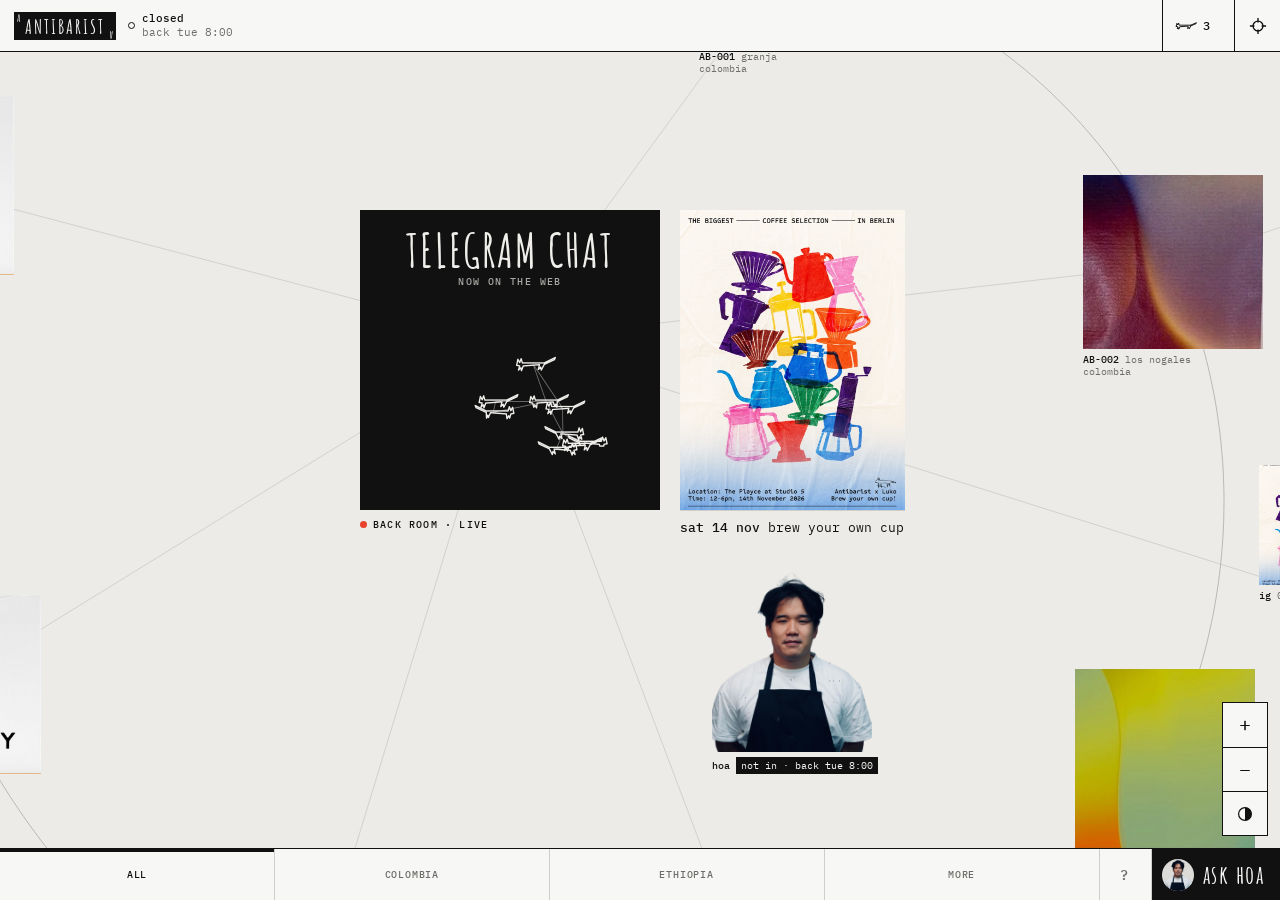
<file: index.html>
<!DOCTYPE html>
<html lang="en">
<head>
<meta charset="utf-8">
<meta name="viewport" content="width=device-width, initial-scale=1, viewport-fit=cover">
<meta name="theme-color" content="#ecebe8">
<title>Antibarist</title>
<link rel="stylesheet" href="frameworks-frames/frames.css">
<script src="frameworks-frames/frames.js" defer></script>
<link rel="preconnect" href="https://fonts.googleapis.com">
<link rel="preconnect" href="https://fonts.gstatic.com" crossorigin>
<link href="https://fonts.googleapis.com/css2?family=Amatic+SC:wght@700&family=IBM+Plex+Mono:wght@400;500&display=swap" rel="stylesheet">
<script>
/* dark mode: follows the phone setting, unless you picked one with the toggle (remembered on this device) */
(function(){var saved=null;try{saved=localStorage.getItem('theme')}catch(e){}
 var mq=matchMedia('(prefers-color-scheme: dark)');
 window.setTheme=function(t,save){document.documentElement.classList.toggle('dark',t==='dark');
  var m=document.querySelector('meta[name=theme-color]');m&&m.setAttribute('content',t==='dark'?'#141413':'#ecebe8');
  if(save){try{localStorage.setItem('theme',t)}catch(e){}saved=t}};
 setTheme(saved||(mq.matches?'dark':'light'));
 mq.addEventListener&&mq.addEventListener('change',function(e){if(!saved)setTheme(e.matches?'dark':'light')});
})();
</script>
<style>
/* black and white interface. the coffees, labels, Hoa and the real Frameworks mouldings (frameworks-frames/) keep their colour */
:root{
  --paper:#ecebe8; --bar:#f7f7f5; --ink:#111; --mute:#6d6d6a; --line:#cfcecb; --soft:#dcdbd7;
  --title:'Amatic SC',cursive; --mono:'IBM Plex Mono',ui-monospace,monospace;
  --top:52px; --dock:52px;
  --sat:env(safe-area-inset-top,0px); --sab:env(safe-area-inset-bottom,0px);
}
*{box-sizing:border-box;margin:0;padding:0;-webkit-tap-highlight-color:transparent}
html,body{height:100%;background:var(--paper);color:var(--ink);font:400 13px/1.55 var(--mono);overflow:hidden;overscroll-behavior:none}
button{font:inherit;color:inherit;background:none;border:0;cursor:pointer;text-align:inherit}
a{color:inherit}
img{display:block;-webkit-user-drag:none;user-select:none}
.k{font:500 10.5px/1.3 var(--mono);text-transform:uppercase;letter-spacing:.12em;color:var(--mute)}

/* top */
.top{position:fixed;inset:0 0 auto 0;height:calc(var(--top) + var(--sat));padding:var(--sat) 14px 0;display:flex;align-items:center;gap:12px;z-index:40;background:var(--bar);border-bottom:1.5px solid var(--ink)}
.logo{background:var(--ink);color:var(--bar);font:700 20px/1 var(--title);letter-spacing:2px;padding:5px 11px 3px;position:relative;flex:none}
.logo i{font-style:normal;font-size:10px;position:absolute;left:3px;top:1px}
.logo i+i{left:auto;top:auto;right:3px;bottom:0;transform:rotate(180deg)}
.status{white-space:nowrap;font-size:11px;line-height:1.25;color:var(--mute);display:flex;align-items:center;gap:7px}
.status .d{width:7px;height:7px;border-radius:50%;background:var(--ink);border:1.5px solid var(--ink);flex:none}
body.closed .status .d{background:transparent}
.status b{font-weight:500;color:var(--ink);display:block}
.sp{flex:1}
.here{font-size:11px;color:var(--mute);display:flex;align-items:center;gap:6px}
.here svg{width:22px;height:11px}
.tune{width:28px;height:28px;display:grid;place-items:center}

/* the map: one big wall you can move around in every direction */
.map{position:fixed;left:0;right:0;top:calc(var(--top) + var(--sat));bottom:calc(var(--dock) + var(--sab));overflow:scroll;scrollbar-width:none;overscroll-behavior:contain;touch-action:pan-x pan-y;cursor:grab}
.map::-webkit-scrollbar{display:none}
.map.dragging{cursor:grabbing}
.map.dragging *{cursor:grabbing!important}
.world{position:relative;user-select:none;-webkit-user-select:none;margin:0 auto}
.it{position:absolute;cursor:pointer;transition:opacity .35s}
.it:focus{outline:none}
.it:focus-visible{outline:1.5px solid var(--ink);outline-offset:6px}
.old{opacity:.5;filter:grayscale(1)}
.old:hover{opacity:.8}
.intro{cursor:default;text-align:center;width:fit-content;margin:0 auto;padding:8px 12px}
.intro p{font-size:12.5px;line-height:1.55}
.info{cursor:pointer}
@media (max-width:899px){.world .cap{font-size:14px}.sn text{font-size:16px}.blabel .bn{font-size:13px}.intro p{font-size:15px}.intro .k{font-size:13px}.live b,.live span#lastMsg{font-size:12.5px}.block p,.hrs div{font-size:14px}.block .k{font-size:12.5px}}
.cap{display:inline-block;background:var(--paper);padding:5px 8px 6px;font:500 12px/1.3 var(--mono);color:var(--ink);margin-top:8px;letter-spacing:.1em;text-transform:uppercase;white-space:nowrap}
.cap b{font-weight:500;display:block}
.cap span{display:block;color:var(--mute);text-transform:none;letter-spacing:.02em;font-weight:400}
.streets{position:absolute;left:0;top:0;pointer-events:none}
.sn text{font:500 14px var(--mono);letter-spacing:3px;fill:var(--ink)}
.blabel{cursor:default}
.blabel .bl{display:inline-block;background:var(--paper);font:700 50px/1 var(--title);letter-spacing:.03em;padding:4px 12px 0;text-transform:uppercase}
.blabel .bn{display:table;background:var(--paper);font:500 12px/1 var(--mono);letter-spacing:.12em;text-transform:uppercase;color:var(--mute);padding:5px 12px 6px}
.blabel.arch .bn{color:#9a9995}
.chip{background:var(--paper);padding:12px 14px}
.br{background:var(--ink);color:var(--bar);position:relative;padding:18px 22px}
.brt{font:700 46px/.9 var(--title);letter-spacing:.04em;text-transform:uppercase}
.br .eyes{top:118px}
.br .live{position:absolute;left:22px;right:22px;bottom:18px;width:auto;margin:0}
.br .live b{color:var(--bar)}
.br .live b i{background:var(--bar)}
.br #lastMsg{color:#a9a8a4}
.spec img{width:100%;mix-blend-mode:multiply}
.h-wall{font:700 42px/.9 var(--title);letter-spacing:.02em;cursor:default;text-align:center}
.q-mid{font:700 40px/1 var(--title);letter-spacing:.02em;text-align:center;cursor:default}
.h-wall .k{display:block;margin-bottom:6px}
.quote-big{font:700 38px/1.02 var(--title);letter-spacing:.02em;cursor:default}
.quote-big .k{display:block;margin-top:10px}

/* the centre: Hoa + the back room */
.hoa img{width:100%}
body.closed .hoa img{opacity:.28}
.hoa .off{display:none}
body.closed .hoa .on{display:none}
body.closed .hoa .off{display:block}
.door{background:var(--ink);height:205px;position:relative}
.door .bk{position:absolute;left:0;right:0;bottom:14px;text-align:center;color:var(--bar);font:700 40px/.85 var(--title);letter-spacing:.04em}
.eyes{position:absolute;left:50%;top:62px;width:56px;height:30px;transform:translateX(-50%);display:flex;justify-content:space-between;align-items:center}
.eyes i{width:13px;height:9px;background:var(--bar);border-radius:50%;animation:blink 5.5s infinite}
@keyframes blink{0%,94%,100%{transform:scaleY(1)}96%{transform:scaleY(.1)}}
.live{margin-top:9px;width:150px}
.live b{display:block;font:500 10px/1.3 var(--mono);letter-spacing:.1em;text-transform:uppercase;white-space:nowrap}
.live b i{display:inline-block;width:6px;height:6px;border-radius:50%;background:var(--ink);margin-right:6px;vertical-align:1px;animation:pulse 2.4s infinite}
@keyframes pulse{50%{opacity:.25}}
.live span#lastMsg{display:block;font:400 10px/1.3 var(--mono);color:var(--mute);display:-webkit-box;-webkit-line-clamp:2;-webkit-box-orient:vertical;overflow:hidden;margin-top:2px}
.poster{background:var(--ink);color:var(--bar);padding:18px 18px 20px}
.poster .k{color:#a9a8a4}
.poster h3{font:700 46px/.88 var(--title);letter-spacing:.02em;margin:10px 0 12px}
.poster p{font-size:11px;line-height:1.5}
.block .t{font:700 30px/1 var(--title);letter-spacing:.02em;margin:6px 0 8px}
.block p{font-size:11.5px;line-height:1.55}
.block .u{display:inline-block;border-bottom:1px solid var(--ink);font:500 10.5px/1 var(--mono);letter-spacing:.12em;text-transform:uppercase;padding:12px 0 3px}
.hrs div{display:flex;justify-content:space-between;border-bottom:1px solid var(--line);padding:5px 0;font-size:11.5px}
.idx .row{display:flex;gap:10px;align-items:baseline;padding:5px 0;border-bottom:1px solid var(--line);font-size:11.5px;width:100%}
.idx .row i{font-style:normal;color:var(--mute);width:20px;flex:none}
.idx .row span{flex:1}
.idx .row em{font-style:normal;color:var(--mute);font-size:10px}

/* visitor cats walk anywhere on the map */
.cat{position:absolute;width:58px;transform:translate(-50%,-100%);cursor:pointer;z-index:30}
.cat svg{width:100%;height:auto;overflow:visible;display:block}
.cat svg path{fill:none;stroke:var(--ink);stroke-width:4;stroke-linecap:round;stroke-linejoin:round}
.cat.you svg path{stroke-width:6.5}
.cat .flip{transform-box:fill-box;transform-origin:center}
.cat.right .flip{transform:scaleX(-1)}
.cat .lb,.cat .ls{display:none}
.cat.walk .la{animation:la .38s steps(1) infinite}
.cat.walk .lb{display:inline;animation:lb .38s steps(1) infinite}
@keyframes la{50%{opacity:0}}
@keyframes lb{0%{opacity:0}50%{opacity:1}}
.cat.sit .la{display:none}.cat.sit .ls{display:inline}
.cat .tail{transform-box:view-box;transform-origin:100px 31px;animation:tail 2.4s ease-in-out infinite}
@keyframes tail{50%{transform:rotate(-8deg)}}
.cat .nm{position:absolute;left:50%;top:100%;transform:translateX(-50%);font:500 10px/1 var(--mono);color:var(--ink);white-space:nowrap;letter-spacing:.04em;margin-top:2px;padding:2px 3px}
.cat.you .nm{background:var(--ink);color:var(--bar)}

.pop{position:absolute;z-index:50;background:var(--bar);border:1.5px solid var(--ink);padding:14px 16px 16px;width:250px;transform:translate(-50%,-100%);cursor:default}
.pop .t{font:700 28px/1 var(--title)}
.pop p{font-size:12px;line-height:1.45;color:var(--mute);margin:4px 0 12px}
.pop .k{margin-bottom:4px}
.pacts{display:flex;align-items:center;gap:16px}
.plink{font:500 11px/1 var(--mono);text-transform:uppercase;letter-spacing:.1em;border-bottom:1px solid var(--ink);padding-bottom:3px}
.pop input{font:400 14px var(--mono);border:0;border-bottom:1px solid var(--ink);width:100%;padding:6px 0;margin-bottom:12px;background:transparent;outline:0;color:var(--ink);user-select:text}
.pop .act{font:500 11px/1 var(--mono);text-transform:uppercase;letter-spacing:.1em;background:var(--ink);color:var(--bar);padding:10px 14px}

/* dock: region tabs + ask hoa, one row */
.dock{position:fixed;left:0;right:0;bottom:0;height:calc(var(--dock) + var(--sab));padding-bottom:var(--sab);z-index:40;background:var(--bar);border-top:1.5px solid var(--ink);display:flex}
.regions{flex:1;min-width:0;display:flex;gap:18px;overflow-x:auto;scrollbar-width:none;padding:0 14px;align-items:center}
.regions::-webkit-scrollbar{display:none}
.rg{flex:none;font:500 10.5px/1 var(--mono);text-transform:uppercase;letter-spacing:.12em;color:var(--mute);padding:5px 0;border-bottom:1.5px solid transparent}
.rg.on{color:var(--ink);border-color:var(--ink)}
.rg sup{font-size:9px;margin-left:2px}
.btn-ask{flex:none;background:var(--ink);color:var(--bar);font:700 25px/1 var(--title);letter-spacing:.06em;padding:3px 20px 0}

/* sheet */
.scrim{position:fixed;inset:0;background:rgba(0,0,0,.16);opacity:0;pointer-events:none;transition:opacity .3s;z-index:55}
.scrim.on{opacity:1;pointer-events:auto}
.sheet{position:fixed;left:0;right:0;bottom:0;height:88dvh;background:var(--bar);z-index:60;border-top:1.5px solid var(--ink);transform:translateY(102%);transition:transform .4s cubic-bezier(.3,.9,.3,1);display:flex;flex-direction:column}
.sheet.open{transform:none}
.sheet.short{height:auto;max-height:88dvh}
.grab{flex:none;height:22px;display:flex;justify-content:center;align-items:center;touch-action:none;cursor:grab}
.grab i{width:34px;height:3px;background:var(--line);border-radius:2px}
.shead{flex:none;display:flex;align-items:flex-start;padding:2px 18px 14px;gap:12px}
.shead .t{flex:1;min-width:0}
.shead h2{font:700 44px/.95 var(--title);letter-spacing:.02em;margin-top:6px}
.shead .sub{color:var(--mute);margin-top:4px;font-size:12px}
.x{font:500 10.5px var(--mono);text-transform:uppercase;letter-spacing:.12em;color:var(--mute);padding:6px 0 6px 10px}
.sbody{flex:1;overflow-y:auto;padding:0 18px calc(28px + var(--sab))}
.sbody p{margin-bottom:12px}
.rule{height:1px;background:var(--line);margin:18px 0}
.labelimg{margin:0 0 18px;background:var(--soft);padding:22px}
.labelimg img{width:72%;margin:0 auto;mix-blend-mode:multiply}
.rows div{display:flex;justify-content:space-between;gap:14px;padding:9px 0;border-bottom:1px solid var(--line)}
.rows dt{font:500 10.5px var(--mono);text-transform:uppercase;letter-spacing:.12em;color:var(--mute);padding-top:2px}
.rows dd{text-align:right}
.tbc{border-bottom:1px dashed var(--ink)}
.char{font:700 30px/1.1 var(--title);letter-spacing:.03em;margin:4px 0 16px}
.quote{font:700 26px/1.15 var(--title);letter-spacing:.02em;margin:6px 0 16px}
.quote+.k{margin-top:-8px}
.recipe{display:grid;grid-template-columns:repeat(4,1fr);margin:8px 0 6px;border-top:1px solid var(--line);border-bottom:1px solid var(--line)}
.recipe div{padding:10px 0 9px;font:500 9.5px var(--mono);text-transform:uppercase;letter-spacing:.1em;color:var(--mute);text-align:center}
.recipe div+div{border-left:1px solid var(--line)}
.recipe b{display:block;font:700 30px/1.05 var(--title);color:var(--ink);letter-spacing:0}
.note-ph{font-size:10.5px;color:var(--mute);margin:8px 0 20px}
.primary{display:block;width:100%;background:var(--ink);color:var(--bar);font:500 11.5px/1 var(--mono);text-transform:uppercase;letter-spacing:.14em;padding:16px;text-align:center;text-decoration:none}
.link{display:inline-block;font:500 11px/1 var(--mono);text-transform:uppercase;letter-spacing:.12em;border-bottom:1px solid currentColor;padding:14px 0 3px;margin-top:4px;text-decoration:none}
.acts{display:flex;flex-direction:column;align-items:flex-start;gap:4px}
.acts .primary{margin-bottom:6px}

/* crate */
.filters{display:flex;gap:16px;margin:0 0 16px;overflow-x:auto;scrollbar-width:none}
.crate{display:grid;grid-template-columns:1fr 1fr;gap:22px 14px}
.card .im{aspect-ratio:1;background:var(--soft) center/cover;margin-bottom:8px;box-shadow:inset 0 0 0 12px var(--soft),0 0 0 1.5px var(--ink)}
.card b{display:block;font:700 22px/1 var(--title);letter-spacing:.02em}
.card span{font-size:10.5px;color:var(--mute)}

/* events */
.ev{padding:4px 0 18px;border-bottom:1px solid var(--line);margin-bottom:18px}
.ev h4{font:700 32px/.95 var(--title);margin:8px 0 8px;letter-spacing:.02em}
.hours{width:100%;border-collapse:collapse;margin-bottom:14px}
.hours td{padding:8px 0;border-bottom:1px solid var(--line)}
.hours td:last-child{text-align:right}
.hours tr.today td{font-weight:500;text-decoration:underline}

/* chat */
.topics{flex:none;display:flex;gap:16px;overflow-x:auto;padding:0 18px;border-bottom:1px solid var(--line);scrollbar-width:none}
.topics::-webkit-scrollbar{display:none}
.topic{flex:none;font:500 10.5px/1 var(--mono);text-transform:uppercase;letter-spacing:.12em;color:var(--mute);padding:4px 0 10px;border-bottom:1px solid transparent;margin-bottom:-1px;white-space:nowrap}
.topic.on{color:var(--ink);border-color:var(--ink)}
.chat{flex:1;overflow-y:auto;padding:16px 18px;display:flex;flex-direction:column;gap:16px}
.m{max-width:86%}
.m .who{font:500 10px var(--mono);text-transform:uppercase;letter-spacing:.12em;color:var(--mute);margin-bottom:2px}
.m.h{padding-left:10px;border-left:2px solid var(--ink)}
.m.h .who{color:var(--ink)}
.m.me{align-self:flex-end;text-align:right}
.m.me .who{color:var(--ink)}
.sys{font-size:10.5px;color:var(--mute);border-bottom:1px solid var(--line);padding-bottom:12px}
.typing{font-size:11px;color:var(--mute)}
.compose{flex:none;display:flex;gap:12px;padding:10px 18px calc(12px + var(--sab));border-top:1px solid var(--line);align-items:center}
.compose input{flex:1;min-width:0;border:0;background:transparent;font:400 14px var(--mono);outline:0;padding:10px 0;color:var(--ink)}
.compose button{font:500 11px var(--mono);text-transform:uppercase;letter-spacing:.12em}
.locked{padding:40px 0;text-align:center}
.locked .quote{margin-bottom:8px}

/* ask hoa */
.hoa-head{display:flex;align-items:center;gap:12px;margin-bottom:16px}
.hoa-head img{width:54px;height:54px;object-fit:cover;object-position:50% 8%;border-radius:50%;background:var(--soft);border:1.5px solid var(--ink)}
.prog{display:flex;gap:4px;margin-bottom:18px}
.prog i{flex:1;height:2px;background:var(--line)}.prog i.on{background:var(--ink)}
.say{font:700 36px/1.02 var(--title);letter-spacing:.02em;margin-bottom:18px}
.opts button{display:flex;justify-content:space-between;align-items:center;width:100%;padding:15px 0;border-bottom:1px solid var(--line);font-size:13.5px}
.opts button:first-child{border-top:1px solid var(--line)}
.opts button::after{content:"→";color:var(--mute)}
.opts button:active{background:var(--soft)}
.pick{display:flex;gap:14px;align-items:center;padding:12px 0;border-bottom:1px solid var(--line);width:100%}
.pick .im{width:64px;height:64px;flex:none;background:var(--soft) center/cover;box-shadow:inset 0 0 0 6px var(--soft),0 0 0 1.5px var(--ink)}
.pick b{font:700 24px/1 var(--title);display:block;letter-spacing:.02em}
.pick span{font-size:11px;color:var(--mute)}

/* toast */
.toast{position:fixed;left:14px;right:14px;top:calc(var(--top) + var(--sat) + 8px);z-index:90;background:var(--ink);color:var(--bar);font-size:11.5px;padding:10px 14px;opacity:0;transform:translateY(-6px);transition:.25s;pointer-events:none;text-align:center}
.toast.on{opacity:1;transform:none}

/* ===== v10 redesign: bars as cells, popups as caption cards, sheets with one pinned action ===== */
/* top bar: logo + status left, square icon cells on the right split by lines */
.top{padding-right:0;align-items:stretch}
.top .logo,.top .status{align-self:center}
.cell{display:flex;align-items:center;justify-content:center;gap:6px;min-width:46px;padding:0 12px;border-left:1.5px solid var(--ink)}
.cell:active{background:var(--soft)}
.here{font:500 12px/1 var(--mono);color:var(--ink)}
/* bottom bar: equal tab cells, active one gets a thick top line, ask hoa with his face */
.dock .regions{gap:0;padding:0;overflow:hidden;align-items:stretch}
.dock .rg{flex:1 1 0;min-width:0;text-align:center;padding:0 2px;border:0;border-right:1px solid var(--line);font-size:10px;letter-spacing:.08em;white-space:nowrap}
.dock .rg.on{box-shadow:inset 0 3px 0 var(--ink)}
.btn-ask{display:flex;align-items:center;gap:9px;padding:0 16px 0 10px}
.btn-ask img{width:32px;height:32px;border-radius:50%;object-fit:cover;object-position:50% 6%;background:var(--soft)}
/* popups: a card with the info on top and a row of actions at the bottom, pinned to the thing with a small arrow */
.pop{padding:0;width:232px;transform:translate(-50%,-100%)}
.pop::after{content:"";position:absolute;left:var(--ax,50%);top:100%;margin-left:-7px;border:7px solid transparent;border-top-color:var(--ink)}
.pb{padding:12px 14px 13px}
.pop .t{font:700 30px/1 var(--title)}
.pop p{margin:3px 0 0}
.pop input{margin:10px 0 0}
.pa{display:flex;border-top:1.5px solid var(--ink)}
.pa button{flex:1;padding:13px 8px;text-align:center;font:500 11px/1 var(--mono);text-transform:uppercase;letter-spacing:.1em;border:0}
.pa .act{background:var(--ink);color:var(--bar);padding:13px 8px}
/* sheets: the content scrolls, the one action stays pinned at the bottom */
.shead{border-bottom:1px solid var(--line);padding-bottom:12px;margin-bottom:16px}
.sfoot{flex:none;display:flex;align-items:center;gap:18px;padding:12px 18px calc(12px + var(--sab));border-top:1.5px solid var(--ink);background:var(--bar)}
.sfoot .primary{flex:1;width:auto}
.sfoot .link{margin:0;padding:0 0 3px;flex:none}
.sbody{padding-bottom:20px}
.specs{display:grid;grid-template-columns:1fr 1fr;border-top:1px solid var(--line);border-bottom:1px solid var(--line);margin:18px 0}
.specs div{padding:10px 0;font-size:13px}
.specs div+div{border-left:1px solid var(--line);padding-left:14px}
.specs .k{display:block;margin-bottom:3px}
.hero{background:var(--soft);margin:0 0 16px;display:flex;justify-content:center;padding-top:14px}
.hero img{width:56%;max-width:220px}
.days{display:grid;grid-template-columns:repeat(3,1fr);border:1.5px solid var(--ink);margin-top:6px}
.days button{text-align:center;padding:16px 4px;font-size:13px}
.days button+button{border-left:1.5px solid var(--ink)}
.days button.on{background:var(--ink);color:var(--bar)}
.field{display:block;width:100%;font:400 16px var(--mono);border:0;border-bottom:1.5px solid var(--ink);background:transparent;padding:10px 0;margin:4px 0 22px;outline:0;color:var(--ink)}
.evp{background:var(--ink);color:var(--bar);padding:18px 18px 20px;margin-bottom:16px}
.evp .k{color:#a9a8a4}
.evp h4{font:700 44px/.9 var(--title);letter-spacing:.02em;margin:10px 0 8px}
.evp p{font-size:12px;margin:0}
.row1{display:flex;justify-content:space-between;align-items:baseline;padding:12px 0;border-bottom:1px solid var(--line);margin-bottom:22px}
.row1 b{font:700 26px/1 var(--title);letter-spacing:.02em}
.row1 span{font-size:11px;color:var(--mute)}

@media (min-width:900px){
  .sheet{left:auto;right:0;top:calc(var(--top) + var(--sat));bottom:0;width:420px;height:auto;max-height:none;border-top:0;border-left:1.5px solid var(--ink);transform:translateX(102%)}
  .sheet.open{transform:none}
  .grab{display:none}
  .shead{padding-top:20px}
  .scrim{background:transparent}
  .toast{left:50%;right:auto;transform:translate(-50%,-6px);width:420px}
  .toast.on{transform:translate(-50%,0)}
}
@media (prefers-reduced-motion:reduce){*{animation:none!important;transition:none!important}}
@media (max-width:899px){.live{width:160px}.live b,.live span#lastMsg{font-size:12.5px}}

/* landing: a plain, readable front page before you step into the map */
.cover{position:fixed;inset:0;z-index:80;background:var(--paper);overflow-y:auto;transition:transform .6s cubic-bezier(.6,0,.3,1),opacity .6s;padding:calc(20px + var(--sat)) 24px calc(28px + var(--sab))}
.cover.gone{transform:translateY(-100%);opacity:0;pointer-events:none}
.cv{max-width:980px;margin:0 auto;display:grid;gap:18px}
.cv-logo{justify-self:start;background:var(--ink);color:var(--bar);font:700 36px/1 var(--title);letter-spacing:4px;padding:8px 18px 4px}
.cv h1{font:700 52px/.92 var(--title);letter-spacing:.01em}
.cv-hoa{width:min(52vw,240px);justify-self:center}
.cv p{font-size:16px;line-height:1.6}
.cv-st{font:500 13px/1.5 var(--mono);text-transform:uppercase;letter-spacing:.1em;border-top:1.5px solid var(--ink);border-bottom:1.5px solid var(--ink);padding:12px 0}
.cv-st span{display:block;color:var(--mute);text-transform:none;letter-spacing:.02em;font-weight:400}
.cv .primary{font-size:14px;padding:19px}
.cv-links{display:flex;gap:24px;flex-wrap:wrap}
.cv-links .link{font-size:12.5px}
.cv-here{display:flex;align-items:center;gap:8px;font-size:13px;color:var(--mute)}
.cv-here svg{width:30px;height:14px}
@media (min-width:900px){
  .cv-logo{font-size:44px}
  .cover{display:grid;place-items:center}
  .cv{grid-template-columns:1fr 1.1fr;column-gap:64px;align-items:center}
  .cv-hoa{grid-row:1 / span 7;grid-column:1;width:100%;max-width:420px}
  .cv>*:not(.cv-hoa){grid-column:2}
  .cv h1{font-size:84px}
}

/* the archive spiral */
:root{--live:#e8412c}
.lines{position:absolute;left:0;top:0;pointer-events:none;overflow:visible}
.sp{fill:none;stroke:#b9b8b3;stroke-width:1}
.tk{fill:var(--ink)}
.ln{stroke:#a3a29d;stroke-width:.8;transition:opacity .3s}
.ln.dash{stroke-dasharray:3 4}
.msgl{stroke:var(--ink);stroke-dasharray:2 3}
.world.filtering .ln{opacity:.2}
.cd{fill:var(--paper);stroke:#a3a29d;stroke-width:1.2}.cd.on{fill:var(--ink);stroke:var(--ink)}
.tick{cursor:default}.tick span{display:inline-block;background:var(--ink);color:var(--bar);font:500 10px/1 var(--mono);text-transform:uppercase;letter-spacing:.12em;padding:4px 6px;white-space:nowrap}
.tile img{width:100%;display:block}
.tile .tc,.hoa2 .tc{font:400 10px/1.2 var(--mono);margin-top:5px;white-space:nowrap;color:var(--mute)}
.tc b{font-weight:500;color:var(--ink)}
.cn{white-space:nowrap;font:500 12px/1 var(--mono);text-transform:uppercase;letter-spacing:.1em;color:#9d9c97;cursor:pointer}
.cn.on{color:var(--ink)}.cn.left{transform:translateX(-100%)}
.cn-c{margin-left:6px;background:var(--ink);color:var(--bar);padding:2px 5px}
.br2{background:var(--ink);color:var(--bar);height:150px;position:relative;padding:14px 16px}
.br2 .brt{font:700 34px/.9 var(--title);letter-spacing:.04em;text-transform:uppercase}
.br2 .eyes{top:66px}
.lv{position:absolute;left:16px;bottom:12px;font:500 10px/1 var(--mono);letter-spacing:.12em;text-transform:uppercase}
.lv i{display:inline-block;width:7px;height:7px;border-radius:50%;background:var(--live);margin-right:6px;vertical-align:0;animation:pulse 2.4s infinite}
.hoa2 img{width:100%}
.hoa2 .off{display:none}body.closed .hoa2 .on{display:none}body.closed .hoa2 .off{display:inline}body.closed .hoa2 img{opacity:.3}
.inode{text-align:center;font:400 11px/1.4 var(--mono);cursor:pointer}
.inode b{display:block;font:700 24px/1 var(--title);letter-spacing:.02em;margin:4px 0}
.inode span{color:var(--mute);border-bottom:1px solid currentColor}
.msg{font:400 11px/1.35 var(--mono);color:var(--mute);background:var(--paper);padding:3px 5px;cursor:default}
.msg b{font-weight:500;color:var(--ink)}
@media (max-width:899px){.tile .tc,.hoa2 .tc{font-size:12.5px}.cn{font-size:15px}.msg{font-size:13px}.inode{font-size:13px}.inode b{font-size:28px}.tick span{font-size:12px}.lv{font-size:12px}}

/* highlight + reading key + zoom */
.ln{opacity:.35}
.world.filtering .ln{opacity:.07}
.world.filtering .it[data-hl]:not(.hl){opacity:.14}
.ln.hl{opacity:1!important;stroke:var(--ink);stroke-width:1.4}
.cd.hl{fill:var(--ink);stroke:var(--ink)}
.cn.hl{color:var(--ink)}.cn.hl .cn-n{border-bottom:1.5px solid var(--ink)}
.tile.hl img{outline:1.5px solid var(--ink);outline-offset:4px}
.tick{cursor:pointer}
.tools{position:fixed;left:12px;bottom:calc(var(--dock) + var(--sab) + 12px);z-index:42;display:flex;flex-direction:column;align-items:flex-start;gap:8px;pointer-events:none}
.tools>*{pointer-events:auto}
.tbar{display:flex;border:1.5px solid var(--ink);background:var(--bar)}
.tbar button{font:500 11px/1 var(--mono);text-transform:uppercase;letter-spacing:.1em;padding:10px 12px}
.tbar button+button{border-left:1.5px solid var(--ink);min-width:40px;text-align:center;font-size:16px;padding:7px 10px}
.legend{display:none;width:270px;background:var(--bar);border:1.5px solid var(--ink);padding:14px 16px;font-size:12px;line-height:1.45}
.legend.on{display:block}
.legend div{display:flex;gap:10px;align-items:flex-start;margin-bottom:6px}
.legend i{flex:none;width:18px;height:12px;margin-top:3px}
.lg-now{background:var(--ink)}
.lg-sp{border-top:1px solid #9d9c97;border-radius:50% 50% 0 0}
.lg-ln{background:linear-gradient(var(--ink),var(--ink)) center/100% 1px no-repeat}
.lg-live{width:8px!important;height:8px!important;border-radius:50%;background:var(--live);margin:5px 5px 0}

/* ===== dark mode: the interface flips, the coffees, labels, Hoa and the frame mouldings keep their real colour ===== */
html.dark{--paper:#141413;--bar:#1c1c1b;--ink:#ecebe8;--mute:#8f8e8a;--line:#353533;--soft:#262624;color-scheme:dark}
html.dark .poster .k,html.dark .evp .k,html.dark .br #lastMsg{color:#6d6d6a}
html.dark .blabel.arch .bn{color:#5f5e5b}
html.dark .sp{stroke:#3d3d3a}
html.dark .ln,html.dark .cd{stroke:#5a5a56}
html.dark .cn,html.dark .lg-sp{color:#6f6e6a;border-color:#6f6e6a}
html.dark .scrim{background:rgba(0,0,0,.5)}
html.dark .labelimg img,html.dark .spec img{mix-blend-mode:normal}
html.dark .old{opacity:.35}
.theme svg{display:block}
html.dark .br,html.dark .br2,html.dark .poster,html.dark .evp{background:#000;color:#ecebe8;box-shadow:0 0 0 1.5px #3a3a37}
html.dark .br .eyes i,html.dark .br2 .eyes i{background:#ecebe8}
html.dark .legend i.lg-now{background:#000;box-shadow:0 0 0 1.5px #3a3a37}
.tbar .theme{display:grid;place-items:center}
@media (max-width:420px){.top{gap:8px;padding-left:10px}.cell{min-width:36px;padding:0 8px}.here{gap:4px}.status{font-size:10.5px}}

/* v13 fixes */
.ln{opacity:0}
.world.far .ln{opacity:.3}
.world.filtering .ln{opacity:0}
.tick.left{transform:translateX(-100%)}
.tile .tc span{display:block;color:var(--mute)}
.old .tc{color:var(--mute)}
.old img{filter:grayscale(1)}
.world .old{opacity:.55;filter:none}
.br2{height:200px}
.brm{position:absolute;left:16px;right:16px;top:96px;font:400 10.5px/1.4 var(--mono);color:#b9b8b3}
.brm div{white-space:nowrap;overflow:hidden;text-overflow:ellipsis}
.brm b{color:#f7f7f5;font-weight:500} /* the back room is always black, in both themes */
.br2 .eyes{top:52px;left:auto;right:16px;transform:none}
body.closed .hoa2 img{opacity:1}
.hoa2 .off{background:var(--ink);color:var(--bar);padding:2px 5px}
.cat:not(.you):not(.talk) .nm{display:none}
.legend{position:fixed;left:12px;bottom:calc(var(--dock) + var(--sab) + 12px);z-index:42;box-shadow:none}
.qbtn{flex:0 0 52px!important;font-size:14px!important}
@media (max-width:899px){.brm{font-size:12px}.tile .tc{font-size:13px}}

/* zoom + theme bar, floating bottom right of the map (phone and desktop) */
.zbar{position:fixed;right:12px;bottom:calc(var(--dock) + var(--sab) + 12px);z-index:42;display:flex;flex-direction:column;background:var(--bar);border:1.5px solid var(--ink)}
.zbar button{width:44px;height:44px;display:grid;place-items:center;font:400 20px/1 var(--mono);color:var(--ink)}
.zbar button+button{border-top:1.5px solid var(--ink)}
.zbar svg{display:block}

/* how to read, v2: each line has a small drawing of the real thing */
.legend{width:auto;max-width:330px;right:68px;padding:16px 16px 14px;font-size:12.5px;line-height:1.45}
.legend .lg-t{display:block;font:700 26px/1 var(--title);letter-spacing:.03em;margin:0 0 12px}
.legend .lg-r{display:grid;grid-template-columns:44px 1fr;gap:12px;align-items:center;margin:0;padding:9px 0;border-top:1px solid var(--line)}
.legend .lg-r p{margin:0;color:var(--mute)}.legend .lg-r p b{color:var(--ink);font-weight:500}
.legend .lg-r i{width:44px;height:auto;margin:0;display:grid;place-items:center;font-style:normal}
.legend i.lg-now{height:30px;background:#111;position:relative}
.legend i.lg-now b{position:absolute;right:5px;top:5px;width:6px;height:6px;border-radius:50%;background:var(--live)}
.legend i.lg-tile{font:500 8.5px/1 var(--mono);color:var(--mute);gap:3px}
.legend i.lg-tile span{width:26px;height:26px;background:var(--soft);outline:1.5px solid var(--ink);outline-offset:-1.5px}
.legend i.lg-spi svg{width:34px;height:34px;color:var(--ink)}
.legend i.lg-cn{font:500 10px/1 var(--mono);text-transform:uppercase;letter-spacing:.1em;color:var(--ink);border-bottom:1.5px solid var(--ink);justify-self:center;width:auto}
.legend i.lg-cat svg{width:40px;color:var(--ink)}
.legend .lg-f{display:block;margin:0;padding-top:10px;border-top:1px solid var(--line);font-size:11px;color:var(--mute)}
.legend .lg-f b{color:var(--ink);font-weight:500}
@media (min-width:900px){.legend{right:auto;width:330px}}

/* notes on a coffee */
/* instagram posts: on the spiral (between the tiles of their month), in the coffee sheet, and one big in its own sheet */
.post{cursor:pointer}
.post img{width:100%;aspect-ratio:4/5;object-fit:cover;display:block}
.post .tc{font:400 10px/1.2 var(--mono);margin-top:5px;white-space:nowrap;color:var(--mute)}
.post.hl img{outline:1.5px solid var(--ink);outline-offset:3px}
.post.old.hl img{filter:none}
@media (max-width:899px){.post .tc{font-size:12.5px}}
.seen{margin-top:22px}
.seen-r{display:flex;gap:10px;overflow-x:auto;padding:10px 0 4px;scrollbar-width:none}
.seen-r::-webkit-scrollbar{display:none}
.seen-r button{flex:none;width:84px;padding:0;border:0;background:none;color:var(--mute);font:400 10.5px/1.2 var(--mono);text-align:left;cursor:pointer}
.seen-r img{width:84px;aspect-ratio:4/5;object-fit:cover;display:block;margin-bottom:5px}
.postimg img{width:100%;max-height:62vh;object-fit:contain;display:block;margin:0 auto 14px}
.postcap{font-size:14px;line-height:1.5}
.postabout{border-top:1px solid var(--line);padding-top:10px;display:flex;flex-wrap:wrap;align-items:baseline;gap:4px 16px}
.postabout .k{margin-right:2px}
.postabout .link{padding-top:6px;margin:0;background:none;border-left:0;border-right:0;border-top:0;color:var(--ink);cursor:pointer}
.notes{margin-top:24px;border-top:1.5px solid var(--ink);padding-top:14px}
.note{padding:11px 0;border-bottom:1px solid var(--line)}
.note b{font-weight:500}.note span{color:var(--mute);font-size:11px}
.note p{margin:3px 0 0!important}
.note-empty{color:var(--mute);margin:10px 0 0!important}
.noteform{display:flex;gap:12px;align-items:center;border-bottom:1.5px solid var(--ink);margin:14px 0 6px}
.noteform input{flex:1;min-width:0;border:0;background:transparent;font:400 15px var(--mono);color:var(--ink);outline:0;padding:12px 0}
.noteform button{font:500 11px var(--mono);text-transform:uppercase;letter-spacing:.12em}

/* v14: back room picture, poster, bundled lines */
.ln{opacity:.45;fill:none}
.world.filtering .ln{opacity:.06}
.world .ln.hl{opacity:1!important;stroke-width:1.6}
.brimg{position:relative;line-height:0}
.brimg canvas{width:100%;aspect-ratio:1;display:block}
.brimg{background:#111}
.brhd{position:absolute;left:0;right:0;top:20px;text-align:center;color:#efeeeb;line-height:1;pointer-events:none}
.brhd b{display:block;font:700 46px/.9 var(--title);letter-spacing:.04em;text-transform:uppercase}
.brhd span{display:block;margin-top:6px;font:500 10px/1 var(--mono);letter-spacing:.14em;text-transform:uppercase;color:#a9a8a4}
.brcap{margin-top:10px}
.brcap .lv{position:static;color:var(--ink)}
.brcap .brm{position:static;color:var(--mute);margin-top:6px;font-size:11px}
.brcap .brm b{color:var(--ink)}
.poster2 img{width:100%;display:block;box-shadow:0 1px 0 var(--line)}
.poster2 .tc,.hoa2 .tc{margin-top:8px}
@media (max-width:899px){.brcap .brm{font-size:13px}.brcap .lv{font-size:12px}}
/* v15: the countries get presence. map lettering, drawn countries (same scale), hatching = how often, contour lines = farm altitudes,
   local clocks, harvest strip, grey crops that colour in on tap, roaster stations on the circle line, close zoom opens a country */
.st{fill:var(--paper);stroke:var(--ink);stroke-width:1.5}.st-i{fill:var(--ink)}.st.hl{fill:var(--ink)}
.ro{white-space:nowrap;font:400 11px/1.3 var(--mono);color:var(--mute)}
.ro.left{transform:translateX(-100%);text-align:right}
.ro b{display:block;font:500 15px/1.2 var(--mono);color:var(--ink);margin:2px 0}
.ro-k{display:block;font-size:9.5px;text-transform:uppercase;letter-spacing:.12em}
.cn-t{margin-left:8px;color:var(--mute);font-weight:400;letter-spacing:.04em}
.world.far .cn-t{display:none}
.cl{text-align:center}
.clmap{display:block;margin:0 auto;overflow:visible}
.coast{stroke:var(--ink);stroke-width:1.5;stroke-linejoin:round}
.hatch{stroke:var(--ink);stroke-width:.8;opacity:.4}
.ct{fill:none;stroke:var(--ink);stroke-width:.8;stroke-linejoin:round}
.fd{fill:var(--ink)}
.fl{font:500 10px var(--mono);fill:var(--ink);paint-order:stroke;stroke:var(--paper);stroke-width:4px;stroke-linejoin:round}
.cl-n{font:500 30px/1 var(--mono);letter-spacing:.18em;text-transform:uppercase;margin-top:16px}
.cl-m{font:400 11px/1.4 var(--mono);color:var(--mute);margin-top:6px}
.hv{display:flex;justify-content:center;gap:3px;margin-top:14px}
.hv i{width:14px;height:14px;border:1px solid var(--ink);position:relative;font-style:normal}
.hv i.on{background:var(--ink)}
.hv i b{position:absolute;left:0;right:0;top:17px;font:400 9px/1 var(--mono);color:var(--mute)}
.hv i.now b{color:var(--ink);font-weight:500;text-decoration:underline;text-underline-offset:2px}
.cl-s{margin-top:24px;color:var(--ink)}
.th{display:flex;justify-content:center;gap:6px;margin-top:14px;flex-wrap:wrap}
.th img{width:36px;height:36px;object-fit:cover;filter:grayscale(1);transition:filter .3s}
.cl.hl .th img,.world.near .cl:hover .th img{filter:none}
.cl-f{margin-top:14px;font:400 11px/1.5 var(--mono);color:var(--mute);text-align:left;border-top:1px solid var(--line);padding-top:8px}
.cl-f b{color:var(--ink);font-weight:500}
.world:not(.near) .zn{display:none}
.world.far .cl-x{visibility:hidden}
.world.far .cl-n{font-size:64px}
@media (max-width:899px){.cl-m{font-size:13px}.ro{font-size:13px}.fl{font-size:12px}.cl-f{font-size:13px}.hv i b{font-size:11px}}
</style>
</head>
<body>

<section class="cover gone" id="cover" aria-label="welcome" hidden><!-- landing switched off for now: the site opens straight on the map -->
  <div class="cv">
    <div class="cv-logo">ANTIBARIST</div>
    <img class="cv-hoa" src="img/hoa-cut.png" alt="Hoa">
    <h1>coffee, cats<br>and good company</h1>
    <p>Hoa makes coffee in the back of Frameworks, a framing shop in Kreuzberg. no fuss, no lectures. come for a cup, stay for a chat.</p>
    <div class="cv-st" id="cvSt"></div>
    <button class="primary" id="enterBtn">step inside</button>
    <div class="cv-here"><svg viewBox="0 0 140 60"><path d="M8 36 L12 16 L18 27 L23 14 L27 28 L100 28 M100 28 L137 12 L134 18 L100 33 M8 36 L18 38 L14 52 L22 44 L24 54 L30 38 L84 34 L80 50 L88 42 L90 52 L100 33" fill="none" stroke="currentColor" stroke-width="6" stroke-linecap="round" stroke-linejoin="round"/></svg><span><b id="cvHere">0</b> people inside right now</span></div>
    <div class="cv-links"><button class="link" id="cvAsk">ask hoa what to drink</button><a class="link" href="https://t.me/antibarist" target="_blank" rel="noopener">telegram</a></div>
  </div>
</section>

<header class="top">
  <div class="logo"><i>A</i>ANTIBARIST<i>A</i></div>
  <div class="status"><span class="d"></span><div id="statusTxt"></div></div>
  <div class="sp"></div>
  <button class="cell here" id="hereBtn" aria-label="people here now"><svg viewBox="0 0 140 60"><path d="M8 36 L12 16 L18 27 L23 14 L27 28 L100 28 M100 28 L137 12 L134 18 L100 33 M8 36 L18 38 L14 52 L22 44 L24 54 L30 38 L84 34 L80 50 L88 42 L90 52 L100 33" fill="none" stroke="currentColor" stroke-width="6" stroke-linecap="round" stroke-linejoin="round"/></svg><span id="hereN">0</span></button>
  <button class="cell" id="homeBtn" aria-label="back to the counter"><svg width="18" height="18" viewBox="0 0 20 20" fill="none" stroke="currentColor" stroke-width="1.5"><circle cx="10" cy="10" r="5.5"/><path d="M10 1v5M10 14v5M1 10h5M14 10h5"/></svg></button>
</header>

<main class="map" id="map">
  <div class="world" id="world"></div>
</main>

<div class="zbar" id="zbar">
  <button id="zIn" aria-label="zoom in">+</button>
  <button id="zOut" aria-label="zoom out">−</button>
  <button id="themeBtn" aria-label="light or dark"><svg width="16" height="16" viewBox="0 0 20 20"><circle cx="10" cy="10" r="8" fill="none" stroke="currentColor" stroke-width="1.5"/><path d="M10 2a8 8 0 0 1 0 16z" fill="currentColor"/></svg></button>
</div>

<div class="legend" id="legend" role="dialog" aria-label="how to read">
  <div class="lg-t">how to read the wall</div>
  <div class="lg-r"><i class="lg-spi"><svg viewBox="0 0 40 40"><path d="M20 20c0-3 4-3 4 0s-4 6-8 2-2-10 4-10 10 4 10 10-6 12-14 12" fill="none" stroke="currentColor" stroke-width="1.5"/></svg></i><p><b>follow the spiral out</b> to go back in time. grey ones are sold out</p></div>
  <div class="lg-r"><i class="lg-cat"><svg viewBox="0 0 140 60"><path d="M8 36 L12 16 L18 27 L23 14 L27 28 L100 28 M100 28 L137 12 L134 18 L100 33 M8 36 L18 38 L14 52 L22 44 L24 54 L30 38 L84 34 L80 50 L88 42 L90 52 L100 33" fill="none" stroke="currentColor" stroke-width="7" stroke-linecap="round" stroke-linejoin="round"/></svg></i><p><b>every cat is a person</b> on the site now. yours wears the black name tag</p></div>
  <div class="lg-f">drag to move · pinch or <b>+ −</b> to zoom · <b>◐</b> light / dark<br>tap anywhere to close. <b>?</b> brings this back</div>
</div>
<nav class="dock">
  <div class="regions" id="regions"></div>
  <button class="rg qbtn" id="legendBtn" aria-label="how to read">?</button>
  <button class="btn-ask" id="askBtn"><img src="img/hoa-cut.png" alt=""><span>ask hoa</span></button>
</nav>

<div class="scrim" id="scrim"></div>
<aside class="sheet" id="sheet" aria-hidden="true">
  <div class="grab" id="grab"><i></i></div>
  <div class="shead"><div class="t" id="shead"></div><button class="x" id="sclose">close</button></div>
  <div id="sslot" style="flex:1;min-height:0;display:flex;flex-direction:column"></div>
</aside>
<div class="toast" id="toast"></div>

<script>
const $=id=>document.getElementById(id);
const map=$('map'),world=$('world'),sheet=$('sheet'),sslot=$('sslot');
const esc=s=>String(s).replace(/[&<>"]/g,c=>({'&':'&amp;','<':'&lt;','>':'&gt;','"':'&quot;'}[c]));
const pick=a=>a[Math.floor(Math.random()*a.length)];

/* ================= DATA ================= */
// labels Hoa sent. short = name in the caption.
// la torre, sánchez, melgar, mazateca and romerillo have no country on the label: origin left empty until Hoa confirms
const COFFEES={
  granja:{short:'granja',farm:'Granja Paraíso 92',producer:'Wilton Benitez',variety:'Orange Bourbon',process:'Fermentation washed',character:['silky','velvety','sirupy'],roaster:'liquid dream.',origin:'Colombia',region:'colombia'},
  nogales:{short:'los nogales',farm:'Los Nogales',producer:'Oscar Hernández',variety:'Bourbon Pimienta',process:'Anaerobic washed',character:['sparkling','juicy','complex'],roaster:'liquid dream.',origin:'Colombia',region:'colombia'},
  latorre:{short:'la torre',farm:'La Torre',producer:'Marleny Imbachi',variety:'Gesha',process:'Washed',character:['juicy','delicate','floral'],roaster:'liquid dream.',origin:'',region:'more'},
  girasol:{short:'girasol',farm:'El Girasol',producer:'Nicolas Medina',variety:'Pink Bourbon',process:'Washed',character:[],roaster:'SEY',origin:'Colombia',region:'colombia'},
  casita:{short:'casita',farm:'La Casita · Curtain Call',producer:'David Berrio',variety:'Chiroso',process:'Washed',character:[],roaster:'SEY',origin:'Colombia',region:'colombia'},
  diamante:{short:'diamante',farm:'El Diamante · Surprise Encore',producer:'Duber Mejia',variety:'Chiroso',process:'Washed',character:[],roaster:'SEY',origin:'Colombia',region:'colombia'},
  geshe:{short:'geshe',farm:'Geshe',producer:'',variety:'Ethiopian Landrace',process:'White honey',character:[],roaster:'SEY',origin:'Ethiopia',region:'ethiopia'},
  jaime:{short:'sánchez',farm:'Las Flores',producer:'Jaime Sánchez',variety:'Gesha',process:'Washed',character:['crisp','floral','vibrant'],roaster:'liquid dream.',origin:'',region:'more'},
  fernando:{short:'melgar',farm:'Las Flores',producer:'Fernando Melgar',variety:'Gesha',process:'Natural',character:['velvety','smooth','floral'],roaster:'liquid dream.',origin:'',region:'more'},
  mazateca:{short:'mazateca',farm:'Mazateca',producer:'Renato Martínez',variety:'Typica',process:'Washed',character:['juicy','winey','velvety'],roaster:'liquid dream.',origin:'',region:'more'},
  romerillo:{short:'romerillo',farm:'El Romerillo',producer:'Clever Acosta',variety:'Sidra',process:'Washed',character:['crisp','elegant','floral'],roaster:'liquid dream.',origin:'',region:'more'},
  panama:{short:'panamá',farm:'Digna Nuñez x Lost Origin',producer:'Digna Nuñez',variety:'Gesha',process:'Washed',character:[],roaster:'SEY',origin:'Panama',region:'more'}
};
const REGIONS=[['all','all'],['colombia','colombia'],['ethiopia','ethiopia'],['more','more']];
const NAMES=['mila','jonas','ece','luca','noor','sami','kai','yuki','ben','tabea'];
const FROM=['Neukölln','Kreuzberg','Wedding','Hamburg','Milano','Lisbon','Friedrichshain','Moabit'];

/* ================= THE ARCHIVE SPIRAL =================
   the canvas is a diagram of everything Hoa has served, like a printed archive poster.
   centre = now: the back room (with the live chat inside it) and Hoa. this week's coffees sit on the first turn
   of a spiral, close around them. the spiral winds outward back in time (nov, oct, sep). every coffee has a catalogue number.
   the coffee countries sit on a ring far around it. the lines from a coffee to its country only appear when you tap,
   so the centre stays calm. no frames for now. colour only from the coffee art + one red live dot. */
const WORLD={w:5000,h:5000};
const CX=2500,CY=2500,HOME=[CX,CY-60];
const SP={r0:500,k:52,start:-Math.PI/2}; // spiral: radius = r0 + k * angle, from the top, clockwise. one turn = 330px further out
const NOW_T=180,OLD_T=110,NOW_STEP=510,OLD_STEP=242; // tile sizes + spacing along the spiral (3x the gap of before)
const BUS=1470,RING=1620; // lines run along the BUS circle outside the spiral, the countries sit on the RING
// the archive, newest first. DEMO: it reuses this week's pictures so the full spiral is visible.
// the real list (farm, origin, picture, month) comes from Hoa
const ARCHIVE=[['oct 2026',20],['sep 2026',18]];
/* ================= INSTAGRAM ON THE SPIRAL =================
   Hoa's posts hang on the spiral on their day, between the coffees of that month. a post belongs to a coffee
   when its caption names it (farm or short name, or the catalogue number like AB-003): see postCoffees().
   the pictures are real (@antibarist). DEMO: the dates and captions are invented, the real ones come with the
   instagram feed later (needs a business account + a small server, or a feed service). newest first. */
const NOW_MONTH='nov 2026';
const POSTS=[
  ['ig-19.jpg','2026-11-07','sat 14 nov. brew your own cup with luko. the biggest coffee selection in berlin, come play.'],
  ['ig-18.jpg','2026-11-05','save the date. 14 nov, the playce at studio 5.'],
  ['ig-17.jpg','2026-11-03','auf hiir put us on. mariannenstraße 26, come say hi.'],
  ['ig-16.jpg','2026-11-01','new bag, old friend on the wall.'],
  ['ig-15.jpg','2026-10-29','the sign is out. cappuccino, flat white, pourover and more.'],
  ['ig-14.jpg','2026-10-27','me, tasting. you, next.'],
  ['ig-13.jpg','2026-10-24','SEY landed. casita and panamá on the bar this week.'],
  ['ig-12.jpg','2026-10-21','panamá in a frame. we are in a frame shop after all.'],
  ['ig-11.jpg','2026-10-18','opening the girasol. smells crazy.'],
  ['ig-10.jpg','2026-10-15','full house on saturday. thank you all.'],
  ['ig-09.jpg','2026-10-12','just a cat on a cup.'],
  ['ig-08.jpg','2026-10-09','granja paraíso 92 on the v60. orange juice, no joke.'],
  ['ig-07.jpg','2026-10-06','drawing cats on cups between orders.'],
  ['ig-06.jpg','2026-10-03','what is open on the bar today. los nogales goes first.'],
  ['ig-05.jpg','2026-09-28','frameworks framed our drawing.'],
  ['ig-04.jpg','2026-09-24','the shop, drawn. cats included.'],
  ['ig-03.jpg','2026-09-19','every bag we opened this year.'],
  ['ig-02.jpg','2026-09-14','la torre as espresso. slow and sweet.'],
  ['ig-01.jpg','2026-09-08','cupping morning. four tins, one winner: the geshe.']
].map(([img,date,cap],i)=>{const d=new Date(date+'T12:00:00');return {i,img:'img/ig/'+img,date,cap,day:String(d.getDate()).padStart(2,'0')+' '+['jan','feb','mar','apr','may','jun','jul','aug','sep','oct','nov','dec'][d.getMonth()],month:['jan','feb','mar','apr','may','jun','jul','aug','sep','oct','nov','dec'][d.getMonth()]+' '+d.getFullYear()}});
const IG_URL='https://www.instagram.com/antibarist/'; // DEMO: the real feed gives each post its own link
const POST_W=96,POST_W_OLD=68; // post width now / in the archive (4:5 pictures)
const COUNTRIES=[ // [name, angle in degrees (0 = right, 90 = down) roughly where they are on the globe, time zone for the local clock]
  ['mexico',214,'America/Mexico_City'],['jamaica',222,'America/Jamaica'],['guatemala',206,'America/Guatemala'],['honduras',199,'America/Tegucigalpa'],['el salvador',192,'America/El_Salvador'],['nicaragua',185,'America/Managua'],['costa rica',178,'America/Costa_Rica'],
  ['panama',171,'America/Panama'],['colombia',163,'America/Bogota'],['ecuador',155,'America/Guayaquil'],['peru',147,'America/Lima'],['bolivia',139,'America/La_Paz'],['brazil',130,'America/Sao_Paulo'],
  ['yemen',338,'Asia/Aden'],['ethiopia',350,'Africa/Addis_Ababa'],['kenya',2,'Africa/Nairobi'],['uganda',9,'Africa/Kampala'],['rwanda',16,'Africa/Kigali'],['burundi',23,'Africa/Bujumbura'],['tanzania',30,'Africa/Dar_es_Salaam'],['dr congo',37,'Africa/Lubumbashi'],['malawi',44,'Africa/Blantyre'],['zambia',51,'Africa/Lusaka'],
  ['india',320,'Asia/Kolkata'],['china',305,'Asia/Shanghai'],['myanmar',62,'Asia/Yangon'],['thailand',70,'Asia/Bangkok'],['vietnam',78,'Asia/Ho_Chi_Minh'],['indonesia',87,'Asia/Jakarta'],['papua new guinea',96,'Pacific/Port_Moresby']
];
const countryOf=c=>c.origin?c.origin.toLowerCase():'origin to confirm';
/* the countries Hoa has served are drawn as small maps further out, all at the same scale (MAP_SCALE px per degree).
   shape = outline as [longitude, latitude], simplified by hand. hatching gets denser the more often the country was on the wall.
   the lines inside are contour lines: one per farm, at the farm's altitude (higher = further in). each farm is a dot on its line.
   DEMO, confirm with Hoa: the harvest months (rough, from public harvest calendars) and the altitudes (ALT) */
const MAP_SCALE=14;
const ORIGINS={
  colombia:{deg:157,r:1960,harvest:[0,3,4,5,9,10,11],
    shape:[[-77.3,8.6],[-75.5,10.6],[-74.2,11.3],[-71.9,12.4],[-71.3,11.8],[-72.2,11.1],[-73,9.2],[-72.4,8],[-71.9,7],[-70.1,6.9],[-67.8,6.2],[-67.6,3.8],[-67.3,2.2],[-66.9,1.2],[-69.5,0.7],[-69.4,-1.1],[-69.9,-4.2],[-70.7,-3.8],[-72,-2.4],[-73.6,-1.3],[-75.2,-0.1],[-77.4,0.4],[-78.8,1.4],[-77.9,2.7],[-77.3,4],[-77.4,6.6],[-77.9,7.2]]},
  ethiopia:{deg:346,r:1960,harvest:[0,9,10,11],
    shape:[[36.5,14.3],[37.9,14.9],[39,14.6],[40,14.5],[41.7,13.4],[42.4,12.5],[41.8,11.5],[42.9,10.9],[43.3,9.6],[44,9],[45,8],[47.9,8],[44.9,5],[43,4.9],[41.9,4],[40.8,4.2],[39.6,3.5],[38.4,3.6],[36.9,4.4],[35.9,4.6],[35.8,5.3],[34.7,6.6],[33,7.8],[34.1,8.6],[34.3,10.6],[35,11.5],[35.6,12.6],[36.1,12.7]]},
  panama:{deg:178,r:1960,harvest:[0,1,2,11],
    shape:[[-83,8.4],[-82.6,9.5],[-81.4,8.8],[-80.1,9.2],[-79.5,9.6],[-78.5,9.4],[-77.4,8.7],[-77.2,7.9],[-77.9,7.2],[-78.4,8],[-78.9,8.4],[-79.6,8.9],[-80.4,8.3],[-80.1,7.5],[-80.9,7.2],[-81.7,8],[-82.9,8]]}
};
const ALT={granja:1850,nogales:1750,latorre:2000,girasol:1900,casita:1800,diamante:1950,geshe:2100,panama:1650,jaime:1800,fernando:1700,mazateca:1500,romerillo:1950}; // DEMO metres, not from the labels
// roasters are stations on the circle line: a coffee's trip goes farm (country) > roaster > the wall > the back room.
// DEMO: liquid dream.'s city still to confirm. SEY roasts in Brooklyn, New York
const ROASTERS={'liquid dream.':{deg:292,city:'city to confirm'},SEY:{deg:200,city:'brooklyn, new york'}};
const MON=['jan','feb','mar','apr','may','jun','jul','aug','sep','oct','nov','dec'];
const clock=tz=>{try{return new Intl.DateTimeFormat('en-GB',{timeZone:tz,hour:'2-digit',minute:'2-digit',hour12:false}).format(new Date())}catch(e){return '--:--'}};
const tzOf=name=>(COUNTRIES.find(c=>c[0]===name)||[])[2];
const seasonOf=h=>{const m=new Date().getMonth();if(h.includes(m))return 'harvest is on now';for(let i=1;i<12;i++)if(h.includes((m+i)%12))return 'next harvest from '+MON[(m+i)%12];return ''};
// info between the spiral and the country ring
const INFO_NODES=[
  ['hours',185,`<div class="k">hours</div><b>tue - fri 8-16 · sat 9-17</b><span>Frameworks Berlin, Kreuzberg</span>`,()=>openEvents()],
  ['about',210,`<div class="k">about</div><b>hi, i'm hoa</b><span>read</span>`,()=>openAbout()],
  ['telegram',235,`<div class="k">telegram</div><b>120 in the group</b><span>join</span>`,()=>window.open('https://t.me/antibarist','_blank','noopener')],
  ['crate',160,`<div class="k">the crate</div><b>all ${Object.keys(COFFEES).length} coffees in one list</b><span>pick up only</span>`,()=>openCrate()]
];

function put(x,y,w,html,cls='',attrs){
  const el=document.createElement('div');
  el.className='it '+cls;el.style.cssText=`left:${x}px;top:${y}px;${w?`width:${w}px`:''}`;
  el.innerHTML=html;
  attrs&&Object.entries(attrs).forEach(([k,v])=>el.setAttribute(k,v));
  world.appendChild(el);return el;
}
const kbd=el=>{el.tabIndex=0;el.setAttribute('role','button');el.addEventListener('keydown',e=>{if(e.key==='Enter'||e.key===' '){e.preventDefault();el.click()}});return el};
const polar=(r,deg)=>[CX+r*Math.cos(deg*Math.PI/180),CY+r*Math.sin(deg*Math.PI/180)];
const no=n=>'AB-'+String(n).padStart(3,'0');

// points along the spiral, one every 6px of length
const PATH=(()=>{const pts=[];let t=0,len=0,prev=null;
  while(t<20){const r=SP.r0+SP.k*t,a=SP.start+t,p=[CX+r*Math.cos(a),CY+r*Math.sin(a)];
    if(prev)len+=Math.hypot(p[0]-prev[0],p[1]-prev[1]);
    if(!pts.length||len>=pts.length*6)pts.push(p);prev=p;t+=.002}
  return pts})();
const at=s=>PATH[Math.min(PATH.length-1,Math.round(s/6))];
let SP_END=0; // how far along the spiral the coffees go

// which coffees a post is about: its caption names the farm, the short name or the catalogue number
const postCoffees=p=>{const cap=p.cap.toLowerCase();
  return Object.keys(COFFEES).filter((id,k)=>{const c=COFFEES[id];
    return [c.short,c.farm.split(' · ')[0],no(k+1)].some(n=>n&&cap.includes(n.toLowerCase()))})};
const postsOf=id=>POSTS.filter(p=>postCoffees(p).includes(id));
// a month's posts, spread evenly over the gaps between that month's tiles. returns gap index -> post
function postSlots(month,tiles){
  const list=POSTS.filter(p=>(p.month===NOW_MONTH?'now':p.month)===month),G=tiles-1,out={};
  list.forEach((p,j)=>{let g=Math.min(G-1,Math.round((j+.5)*G/list.length-.5));while(out[g]&&g<G-1)g++;out[g]=p});
  return out;
}
function putPost(p,x,y,month,old){
  const w=old?POST_W_OLD:POST_W,h=w*1.25,ids=postCoffees(p);
  // hang it just beside the line (archive: inside, now: outside, away from the back room) so it never touches a tile where the spiral bends
  const d=Math.hypot(x-CX,y-CY)||1,o=old?-82:84,ux=(x-CX)/d,uy=(y-CY)/d;
  const el=kbd(put(x+ux*o-w/2,y+uy*o-h/2,w,`<img src="${p.img}" alt="instagram post, ${esc(p.day)}: ${esc(p.cap)}" loading="lazy"><div class="tc"><b>ig</b> ${esc(p.day)}</div>`,
    'post'+(old?' old':''),{'data-hl':`ig|m:${month}${ids.map(id=>'|id:'+id).join('')}`}));
  el.onclick=e=>{e.stopPropagation();openPost(p.i)};
  el._spot={x,y,ux,uy,w,h,o};
}
// after everything is placed: a post that touches a tile or a label moves to the other side of the line (or closer to it)
function settlePosts(){
  const box=e=>[e.offsetLeft,e.offsetTop,e.offsetLeft+e.offsetWidth,e.offsetTop+e.offsetHeight];
  const others=[...world.querySelectorAll('.it:not(.post)')].map(box);
  const hits=b=>others.some(a=>b[0]<a[2]+8&&a[0]<b[2]+8&&b[1]<a[3]+8&&a[1]<b[3]+8);
  world.querySelectorAll('.post').forEach(el=>{const s=el._spot;if(!s||!hits(box(el)))return;
    for(const o of [-s.o,s.o*.6,-s.o*.6,s.o*1.3,-s.o*1.3]){
      el.style.left=s.x+s.ux*o-s.w/2+'px';el.style.top=s.y+s.uy*o-s.h/2+'px';
      if(!hits(box(el)))return}
    el.style.left=s.x+s.ux*s.o-s.w/2+'px';el.style.top=s.y+s.uy*s.o-s.h/2+'px';
  });
}

let TILES={}; // coffee id -> centre point, for lines
const ALLTIME={}; // country -> how many times it was on the wall (this week + the archive)
const CL_AT={}; // drawn country -> [x, y] of its map, for zoom + travelling cats

// one drawn country: outline with hatching, contour lines per farm altitude, then name, Hoa's line, local time, harvest strip,
// the coffees as grey crops (colour when you tap), and at close zoom the farm list (the country opens up like a small room)
function drawOrigin(name,o,list){
  const [x,y]=polar(o.r,o.deg),farms=Object.keys(COFFEES).filter(id=>countryOf(COFFEES[id])===name),times=ALLTIME[name]||0;
  CL_AT[name]=[x,y];
  const tags=`c:${name}${farms.map(id=>'|id:'+id+'|r:'+COFFEES[id].region+'|ro:'+COFFEES[id].roaster).join('')}`;
  const P=pts=>'M'+pts.map(p=>p[0].toFixed(1)+' '+p[1].toFixed(1)).join(' L')+'Z';
  const lo=o.shape.map(p=>p[0]),la=o.shape.map(p=>p[1]),lc=(Math.min(...lo)+Math.max(...lo))/2,ac=(Math.min(...la)+Math.max(...la))/2,k=Math.cos(ac*Math.PI/180);
  const pts=o.shape.map(([a,b])=>[(a-lc)*MAP_SCALE*k,-(b-ac)*MAP_SCALE]);
  const cx=pts.reduce((s,p)=>s+p[0],0)/pts.length,cy=pts.reduce((s,p)=>s+p[1],0)/pts.length;
  const xs=pts.map(p=>p[0]),ys=pts.map(p=>p[1]),pad=34,minX=Math.min(...xs)-pad,minY=Math.min(...ys)-pad,w=Math.max(...xs)-Math.min(...xs)+pad*2,h=Math.max(...ys)-Math.min(...ys)+pad*2;
  const g=Math.max(3.5,Math.min(16,24/Math.sqrt(Math.max(1,times)))); // more often on the wall = denser hatching
  const pid='h-'+name.replace(/\W/g,'');
  let s=`<defs><pattern id="${pid}" patternUnits="userSpaceOnUse" width="${g}" height="${g}" patternTransform="rotate(45)"><line x1="0" y1="0" x2="0" y2="${g}" class="hatch"/></pattern></defs>`;
  s+=`<path d="${P(pts)}" class="coast" fill="url(#${pid})"/>`;
  {
    // contour lines: the outline pulled in toward the middle, higher farm = further in. a dot on each line = the farm
    farms.slice().sort((a,b)=>ALT[a]-ALT[b]).forEach((id,i,arr)=>{
      const f=Math.max(.16,1-(ALT[id]-1400)/900),cp=pts.map(p=>[cx+(p[0]-cx)*f,cy+(p[1]-cy)*f]);
      s+=`<path d="${P(cp)}" class="ct"/>`;
      const v=cp[Math.floor((i/arr.length+.12)*cp.length)%cp.length];
      s+=`<circle cx="${v[0]}" cy="${v[1]}" r="3.5" class="fd" data-hl="id:${id}|c:${name}"/><text x="${v[0]+(v[0]<cx?-8:8)}" y="${v[1]+4}" class="fl zn" text-anchor="${v[0]<cx?'end':'start'}">${esc(COFFEES[id].short)}</text>`;
    });
  }
  const tz=tzOf(name),W=Math.max(250,w);
  const hv=o.harvest?`<div class="hv">${MON.map((m,i)=>`<i class="${o.harvest.includes(i)?'on':''}${i===new Date().getMonth()?' now':''}" title="${m}"><b>${m[0]}</b></i>`).join('')}</div>`:'';
  const html=`<svg class="clmap" width="${w}" height="${h}" viewBox="${minX} ${minY} ${w} ${h}">${s}</svg>
    <div class="cl-n">${name}</div>
    <div class="cl-x">
      ${tz?`<div class="cl-m"><span data-tz="${tz}">${clock(tz)}</span> there now</div>`:''}
      ${hv}${o.harvest?`<div class="cl-m cl-s">${seasonOf(o.harvest)}</div>`:''}
      <div class="th">${farms.map(id=>`<img src="img/${id}-art.jpg" alt="${esc(COFFEES[id].farm)}">`).join('')}</div>
      <div class="cl-m">${list.length} on the wall now · ${times} since sep</div>
      <div class="cl-f zn">${farms.map(id=>`<div><b>${esc(COFFEES[id].farm)}</b> ${esc(COFFEES[id].producer||COFFEES[id].roaster)} · ${ALT[id].toLocaleString('en')} m</div>`).join('')}</div>
    </div>`;
  const el=kbd(put(x-W/2,y-h/2,W,html,'cl',{'data-hl':tags}));
  el.onclick=e=>{e.stopPropagation();openCountry(name,el)};
}
function openCountry(name,el){
  if(Z<.95)zoomTo(1); // the country opens up: zoom in close enough for the farm list
  const r=el.getBoundingClientRect(),mr=map.getBoundingClientRect();
  map.scrollBy(r.left+r.width/2-mr.left-map.clientWidth/2,r.top-mr.top-map.clientHeight*.1); // the map at the top, the details under it
  highlight('c:'+name);
}
function buildMap(){
  world.style.width=WORLD.w+'px';world.style.height=WORLD.h+'px';
  let L='',s=150,n=0;
  const ids=Object.keys(COFFEES);
  // month markers: click to light up that month
  const tick=(s,label,m,left)=>{const [x,y]=at(s);L+=`<circle cx="${x}" cy="${y}" r="4" class="tk"/>`;
    const el=put(left?x-12:x+10,y-12,0,`<span>${label}</span>`,'tick'+(left?' left':''));
    const np=POSTS.filter(p=>(p.month===NOW_MONTH?'now':p.month)===m).length,ps=np?` · ${np} post${np>1?'s':''}`:'';
    el.onclick=e=>{e.stopPropagation();closePop();highlight('m:'+m);toast((m==='now'?'on the wall now · '+ids.length+' coffees':label+' · '+((ARCHIVE.find(a=>a[0]===m)||[])[1]||0)+' coffees')+ps)}};
  tick(24,'now · '+NOW_MONTH,'now',true);
  // this week: the first turn, close around the back room. this month's instagram posts hang in the gaps
  const nowPosts=postSlots('now',ids.length);
  ids.forEach((id,k)=>{
    if(nowPosts[k-1]){const [px,py]=at(s-NOW_STEP/2);putPost(nowPosts[k-1],px,py,'now')}
    const c=COFFEES[id],[x,y]=at(s);n++;TILES[id]=[x,y];ALLTIME[countryOf(c)]=(ALLTIME[countryOf(c)]||0)+1;
    const el=kbd(put(x-NOW_T/2,y-NOW_T/2,NOW_T,`<img src="img/${id}-art.jpg" alt="${esc(c.farm)}"><div class="tc"><b>${no(n)}</b> ${esc(c.short)}<span>${esc(countryOf(c))}</span></div>`,'fr tile',{'data-r':c.region,'data-id':id,'data-hl':`id:${id}|c:${countryOf(c)}|r:${c.region}|m:now`}));
    el.onclick=e=>{e.stopPropagation();coffeePop(id,el);highlight('id:'+id)};
    el.onmouseenter=()=>{if(!popEl)highlight('id:'+id)};el.onmouseleave=()=>{if(!popEl)restoreHl()};
    s+=NOW_STEP;
  });
  // the archive, further out = further back. sold out, shown in grey
  s+=40;let seed=7;const rnd=()=>(seed=(seed*9301+49297)%233280)/233280;
  ARCHIVE.forEach(([month,count])=>{
    tick(s-62,month,month);
    const slots=postSlots(month,count);
    for(let i=0;i<count;i++){
      if(slots[i-1]){const [px,py]=at(s-OLD_STEP/2);putPost(slots[i-1],px,py,month,true)}
      const id=ids[Math.floor(rnd()*ids.length)],c=COFFEES[id],[x,y]=at(s);n++;const num=no(n);ALLTIME[countryOf(c)]=(ALLTIME[countryOf(c)]||0)+1;
      const el=kbd(put(x-OLD_T/2,y-OLD_T/2,OLD_T,`<img src="img/${id}-art.jpg" alt="${esc(c.farm)}, ${month}"><div class="tc"><b>${num}</b> ${esc(c.short)}</div>`,'old tile',{'data-hl':`id:${id}|c:${countryOf(c)}|r:${c.region}|m:${month}`}));
      el.onclick=e=>{e.stopPropagation();showPop(el,`<div class="pb"><div class="k">${num} · ${month} · sold out</div><div class="t">${esc(c.farm)}</div><p>${esc(countryOf(c))} · ${esc(c.roaster)}</p></div><div class="pa"><button class="act" id="popGo">ask if it comes back</button></div>`,()=>{$('popGo').onclick=()=>{closePop();openChat(`hey Hoa, will the ${c.farm} come back? `)}});highlight('id:'+id)};
      s+=OLD_STEP;
    }
  });
  SP_END=s;
  L=`<path d="M${PATH.slice(0,Math.round((s+200)/6)).map(p=>p[0].toFixed(1)+' '+p[1].toFixed(1)).join(' L')}" class="sp"/>`+L;
  // the country ring. each coffee's trip: farm (country) > in to the circle line > round to its roaster's station > round to its tile > the back room.
  // hidden until you tap (faint when zoomed far out)
  const used={};ids.forEach(id=>{const k=countryOf(COFFEES[id]);(used[k]=used[k]||[]).push(id)});
  const arc=(a,b)=>{const d=((b-a)%360+540)%360-180,[x,y]=polar(BUS,b);return `A${BUS} ${BUS} 0 0 ${d>0?1:0} ${x} ${y}`};
  const DOOR=[CX-130,CY-110];
  COUNTRIES.forEach(([name,deg,tz])=>{
    const [x,y]=polar(RING,deg),list=used[name]||[],right=Math.cos(deg*Math.PI/180)>=0;
    const tags=`c:${name}${list.map(id=>'|r:'+COFFEES[id].region+'|id:'+id+'|ro:'+COFFEES[id].roaster).join('')}`;
    list.forEach(id=>{const c=COFFEES[id],[tx,ty]=TILES[id],ta=Math.atan2(ty-CY,tx-CX)*180/Math.PI,rd=ROASTERS[c.roaster].deg,[ex,ey]=polar(BUS,deg);
      L+=`<path d="M${x} ${y} L${ex} ${ey} ${arc(deg,rd)} ${arc(rd,ta)} L${tx} ${ty} L${DOOR[0]} ${DOOR[1]}" class="ln${c.origin?'':' dash'}" data-hl="id:${id}|c:${name}|r:${c.region}|m:now|ro:${c.roaster}"/>`});
    L+=`<circle cx="${x}" cy="${y}" r="5" class="${list.length?'cd on':'cd'}" data-hl="${tags}"/>`;
    if(ORIGINS[name])return; // drawn big further out
    const el=put(right?x+12:x-12,y-10,0,`<span class="cn-n">${name}</span>${tz?`<span class="cn-t" data-tz="${tz}">${clock(tz)}</span>`:''}`,'cn'+(right?'':' left'),{'data-hl':tags});
    el.onclick=e=>{e.stopPropagation();
      showPop(el,`<div class="pb"><div class="k">${clock(tz)} there now</div><div class="t">${name}</div><p>nothing from here on the wall yet. tasted a good one?</p></div><div class="pa"><button class="act" id="popGo">tell Hoa</button></div>`,()=>{$('popGo').onclick=()=>{closePop();openChat(`hey Hoa, I had a good coffee from ${name}: `)}})};
  });
  // roaster stations on the circle line
  Object.entries(ROASTERS).forEach(([ro,{deg,city}])=>{
    const [x,y]=polar(BUS,deg),list=ids.filter(id=>COFFEES[id].roaster===ro),right=Math.cos(deg*Math.PI/180)>=0;
    const tags=`ro:${ro}${list.map(id=>'|id:'+id+'|c:'+countryOf(COFFEES[id])).join('')}`;
    L+=`<circle cx="${x}" cy="${y}" r="8" class="st" data-hl="${tags}"/><circle cx="${x}" cy="${y}" r="3" class="st-i"/>`;
    const [lx,ly]=polar(BUS+18,deg);
    const el=kbd(put(lx,ly-12,0,`<span class="ro-k">roaster</span><b>${esc(ro)}</b><span>${esc(city)}</span>`,'ro'+(right?'':' left'),{'data-hl':tags}));
    el.onclick=e=>{e.stopPropagation();showPop(el,`<div class="pb"><div class="k">roaster · ${esc(city)}</div><div class="t">${esc(ro)}</div><p>${list.length} on the wall now. tap a coffee to see its trip: farm, roaster, back room.</p></div>`);highlight('ro:'+ro)};
  });
  // the countries Hoa has served, drawn as small maps
  Object.entries(ORIGINS).forEach(([name,o])=>drawOrigin(name,o,used[name]||[]));
  // info, between the spiral and the ring. no lines, it reads on its own
  INFO_NODES.forEach(([k,deg,html,go])=>{const [x,y]=polar(1250,deg);kbd(put(x-95,y-28,190,html,'inode')).onclick=go});
  world.insertAdjacentHTML('afterbegin',`<svg class="lines" width="${WORLD.w}" height="${WORLD.h}">${L}</svg>`);

  // centre: the back room (black, the telegram chat header, the group as walking cats joined by lines) with the live chat under it,
  // the event poster next to it, Hoa under the poster
  kbd(put(CX-280,CY-240,300,`<div class="brimg"><canvas id="brCv" width="300" height="300" role="img" aria-label="the back room: the telegram chat, now on the web. every cat is someone in the group"></canvas><div class="brhd"><b>telegram chat</b><span>now on the web</span></div></div><div class="brcap"><div class="lv"><i></i><span id="chatTag">back room · live</span></div><div class="brm" id="brMsgs"></div></div>`,'brbox',{id:'door'})).onclick=()=>openChat();
  kbd(put(CX+40,CY-240,225,`<img src="img/event-poster.jpg" alt="brew your own cup, sat 14 nov, the playce at studio 5"><div class="tc"><b>sat 14 nov</b> brew your own cup</div>`,'poster2')).onclick=()=>openEvents();
  kbd(put(CX+72,CY+120,160,`<img src="img/hoa-cut.png" alt="Hoa"><div class="tc"><b>hoa</b> <span class="on">tap to ask</span><span class="off" id="hoaOff">not in</span></div>`,'hoa2',{id:'hoaFig'})).onclick=()=>openAsk();
  backRoom($('brCv'));
  setLast();
  settlePosts();addEventListener('load',settlePosts); // again once the tile pictures have their real height
}
/* the back room (v17): black, the header on top, and the group as little white line cats walking around.
   each cat is joined to its two nearest cats by a thin line, so the lines keep changing as they move. drawn on a canvas */
function backRoom(cv){
  const W=300,H=300,TOP=92,N=9,ctx=cv.getContext('2d');
  const still=matchMedia('(prefers-reduced-motion: reduce)').matches,rnd=(a,b)=>a+Math.random()*(b-a);
  // the same cat as on the map (viewBox 140 x 60): body + tail, and three leg poses (a, b, standing)
  const P=d=>new Path2D(d);
  const BODY=P('M8 36 L12 16 L18 27 L23 14 L27 28 L100 28 M100 28 L137 10 L134 17 L100 33');
  const LEGS=[P('M8 36 L18 38 L14 52 L22 44 L24 54 L30 38 L84 34 L80 50 L88 42 L90 52 L100 33'),
              P('M8 36 L18 38 L22 52 L25 44 L31 54 L33 38 L86 34 L93 50 L95 42 L99 52 L100 33'),
              P('M8 36 L18 38 L19 44 L32 44 L34 38 L84 34 L85 42 L98 42 L100 33')];
  const SC=.3,CW=140*SC,CH=60*SC;
  const box={x0:10,x1:W-10-CW,y0:TOP+8,y1:H-12-CH};
  const goal=c=>{c.tx=rnd(box.x0,box.x1);c.ty=rnd(box.y0,box.y1);c.v=rnd(.25,.5)};
  const cats=Array.from({length:N},()=>{const c={x:rnd(box.x0,box.x1),y:rnd(box.y0,box.y1),f:Math.random()<.5,rest:rnd(0,120),ph:Math.random()*9};goal(c);return c});
  const mid=c=>[c.x+CW*.45,c.y+CH*.55];

  function draw(t){
    const k=Math.min(3,Math.max(2,devicePixelRatio||1));
    if(cv.width!==W*k){cv.width=W*k;cv.height=H*k}
    ctx.setTransform(k,0,0,k,0,0);ctx.fillStyle='#111';ctx.fillRect(0,0,W,H);
    // lines: every cat to its two nearest
    ctx.strokeStyle='rgba(239,238,235,.45)';ctx.lineWidth=.8;ctx.beginPath();
    const seen=new Set();
    cats.forEach((a,i)=>{
      cats.map((b,j)=>[j,Math.hypot(a.x-b.x,a.y-b.y)]).filter(([j])=>j!==i).sort((p,q)=>p[1]-q[1]).slice(0,2).forEach(([j])=>{
        const key=i<j?i+'-'+j:j+'-'+i;if(seen.has(key))return;seen.add(key);
        const [ax,ay]=mid(a),[bx,by]=mid(cats[j]);ctx.moveTo(ax,ay);ctx.lineTo(bx,by);
      });
    });
    ctx.stroke();
    // the cats
    ctx.strokeStyle='#efeeeb';ctx.lineWidth=4.5;ctx.lineCap='round';ctx.lineJoin='round';
    cats.forEach(c=>{
      ctx.save();ctx.translate(c.x+(c.f?CW:0),c.y);ctx.scale(c.f?-SC:SC,SC);
      const legs=c.rest>0?LEGS[2]:LEGS[Math.floor((t/170+c.ph))%2];
      ctx.stroke(BODY);ctx.stroke(legs);ctx.restore();
    });
  }
  function move(dt){
    cats.forEach(c=>{
      if(c.rest>0){c.rest-=dt/16;if(c.rest<=0)goal(c);return}
      const dx=c.tx-c.x,dy=c.ty-c.y,d=Math.hypot(dx,dy);
      if(d<1){c.rest=rnd(40,220);return}
      const s=Math.min(d,c.v*dt/16);c.x+=dx/d*s;c.y+=dy/d*s;
      if(Math.abs(dx)>2)c.f=dx>0; // the cat faces left in the drawing, flip when walking right
    });
  }
  let on=true,raf=0,last=0;
  const frame=t=>{const dt=Math.min(60,t-(last||t));last=t;move(dt);draw(t);raf=requestAnimationFrame(frame)};
  const run=()=>{cancelAnimationFrame(raf);last=0;if(!still&&on&&!document.hidden)raf=requestAnimationFrame(frame)};
  if('IntersectionObserver' in window)new IntersectionObserver(es=>{on=es[0].isIntersecting;run()}).observe(cv);
  document.addEventListener('visibilitychange',run);
  draw(0);run();
}
// the last two messages, inside the back room
function setLast(){
  if(!$('brMsgs'))return;
  const seen=new Set(),msgs=log.filter(m=>!m.sys).reverse().filter(m=>!seen.has(m.t)&&seen.add(m.t)).slice(0,2).reverse();
  $('brMsgs').innerHTML=msgs.map(m=>`<div><b>${esc(m.who)}</b> ${esc(m.t)}</div>`).join('');
}
// cats walk in the free space between the turns of the spiral, never on the tiles
const streetSpot=near=>{
  const max=Math.min(PATH.length-1,Math.round((SP_END||3000)/6));
  let i=Math.floor(Math.random()*max);
  if(near){const j=PATH.slice(0,max).reduce((b,p,k)=>Math.hypot(p[0]-near[0],p[1]-near[1])<Math.hypot(PATH[b][0]-near[0],PATH[b][1]-near[1])?k:b,0);i=Math.max(0,Math.min(max,j+Math.round((Math.random()-.5)*100)))}
  const [px,py]=PATH[i],d=Math.hypot(px-CX,py-CY)||1,o=SP.k*Math.PI+6; // half a turn outward
  return [px+(px-CX)/d*o,py+(py-CY)/d*o+14];
};

/* a coffee opens a small popup next to it first. "more" opens the full sheet */
/* ================= NOTES ON A COFFEE =================
   people who tried a coffee leave a short note on it, like a comment section.
   DEMO: the seeded notes are invented. new notes stay on this device (localStorage).
   the real version keeps them on the server, next to the back room chat, so everyone sees them */
const NOTE_SEED={};
let NOTES={};try{NOTES=JSON.parse(localStorage.getItem('ab-notes')||'{}')}catch(e){}
const notesFor=id=>[...(NOTE_SEED[id]||[]).map(([who,t,at])=>({who,t,at})),...(NOTES[id]||[])];
function notesHTML(id){
  const list=notesFor(id);
  return `<div class="notes" id="notes"><div class="k">notes from people who tried it · ${list.length}</div>
    ${list.map(n=>`<div class="note"><b>${esc(n.who)}</b> <span>${esc(n.at)}</span><p>${esc(n.t)}</p></div>`).join('')||'<p class="note-empty">no notes yet. tried it? be the first.</p>'}
    <form class="noteform" id="noteForm"><input id="noteIn" maxlength="140" placeholder="tried it? how was it?" autocomplete="off" enterkeyhint="send"><button>post</button></form></div>`;
}
function wireNotes(id){
  $('noteForm').onsubmit=e=>{e.preventDefault();const v=$('noteIn').value.trim();if(!v)return;
    (NOTES[id]=NOTES[id]||[]).push({who:myName||'you',t:v,at:'now'});
    try{localStorage.setItem('ab-notes',JSON.stringify(NOTES))}catch(e){}
    $('notes').outerHTML=notesHTML(id);wireNotes(id);$('notes').scrollIntoView({block:'end',behavior:'smooth'});
    youCat&&youCat.say('left a note');toast('note posted');
  };
}
function coffeePop(id,el){
  const c=COFFEES[id];
  showPop(el.querySelector('.fwf')||el,`<div class="pb"><div class="k">${esc((c.origin||'origin tbc').toLowerCase())} › ${esc(c.roaster)} › back room</div><div class="t">${esc(c.farm)}</div><p>${c.character.length?c.character.join(' · '):esc(c.variety.toLowerCase())+' · '+esc(c.process.toLowerCase())}</p></div><div class="pa"><button class="act" id="popHold">hold a bag</button><button id="popMore">more</button><button id="popNotes">notes · ${notesFor(id).length}</button></div>`,()=>{
    $('popHold').onclick=()=>{closePop();openHold(id)};
    $('popNotes').onclick=()=>{closePop();openCoffee(id,true)};
    $('popMore').onclick=()=>{closePop();openCoffee(id)};
  });
}
const REGION_AT={};
function regionCentres(){
  REGION_AT.all=[CX,CY];
  ['colombia','ethiopia','more'].forEach(r=>{
    const els=[...world.querySelectorAll(`.fr[data-r="${r}"]`)];
    if(!els.length)return;
    const xs=els.map(e=>e.offsetLeft+e.offsetWidth/2),ys=els.map(e=>e.offsetTop+e.offsetHeight/2);
    REGION_AT[r]=[xs.reduce((a,b)=>a+b)/xs.length,ys.reduce((a,b)=>a+b)/ys.length];
  });
}

/* moving around: native scroll on touch + trackpad, drag with the mouse. a little smaller on phones */
let Z=1;
const zoomClass=()=>{world.classList.toggle('far',Z<.5);world.classList.toggle('near',Z>=.95)};
function setZoom(){Z=isDesk()?1:.62;world.style.zoom=Z;zoomClass()}
const minZ=()=>Math.max(map.clientWidth/WORLD.w,map.clientHeight/WORLD.h,.2);
function zoomTo(z,fx=map.clientWidth/2,fy=map.clientHeight/2){
  z=Math.max(minZ(),Math.min(1.5,z));
  const wx=(map.scrollLeft+fx)/Z,wy=(map.scrollTop+fy)/Z;
  Z=z;world.style.zoom=Z;map.scrollLeft=wx*Z-fx;map.scrollTop=wy*Z-fy;
  zoomClass();
}
map.addEventListener('wheel',e=>{if(!e.ctrlKey&&!e.metaKey)return;e.preventDefault();const r=map.getBoundingClientRect();zoomTo(Z*Math.exp(-e.deltaY*.01),e.clientX-r.left,e.clientY-r.top)},{passive:false});
(()=>{let d0=0,z0=1;const dist=t=>Math.hypot(t[0].clientX-t[1].clientX,t[0].clientY-t[1].clientY);
  map.addEventListener('touchstart',e=>{if(e.touches.length===2){d0=dist(e.touches);z0=Z}},{passive:true});
  map.addEventListener('touchmove',e=>{if(e.touches.length!==2||!d0)return;e.preventDefault();const r=map.getBoundingClientRect();
    zoomTo(z0*dist(e.touches)/d0,(e.touches[0].clientX+e.touches[1].clientX)/2-r.left,(e.touches[0].clientY+e.touches[1].clientY)/2-r.top)},{passive:false});
  map.addEventListener('touchend',()=>{d0=0});
})();
function centerOn(x,y,smooth=true){
  map.scrollTo({left:x*Z-map.clientWidth/2,top:y*Z-map.clientHeight/2,behavior:smooth?'smooth':'auto'});
}
(()=>{let d=null,moved=false;
  map.addEventListener('pointerdown',e=>{if(e.pointerType!=='mouse'||e.button||e.target.closest('.pop'))return;d={x:e.clientX,y:e.clientY,l:map.scrollLeft,t:map.scrollTop};moved=false});
  addEventListener('pointermove',e=>{if(!d)return;const dx=e.clientX-d.x,dy=e.clientY-d.y;
    if(!moved&&Math.abs(dx)+Math.abs(dy)>5){moved=true;map.classList.add('dragging')}
    if(moved){map.scrollLeft=d.l-dx;map.scrollTop=d.t-dy}});
  addEventListener('pointerup',()=>{d=null;map.classList.remove('dragging')});
  map.addEventListener('click',e=>{if(moved){e.stopPropagation();e.preventDefault();moved=false}},true);
})();

/* ================= HELPERS ================= */
function toast(t,ms=2600){const el=$('toast');el.textContent=t;el.classList.add('on');clearTimeout(toast.t);toast.t=setTimeout(()=>el.classList.remove('on'),ms)}
const isDesk=()=>innerWidth>=900;

/* ================= REGIONS ================= */
let region='all';
function renderRegions(){
  $('regions').innerHTML=REGIONS.map(([r,t])=>`<button class="rg ${region===r?'on':''}" data-r="${r}">${t}</button>`).join('');
  $('regions').querySelectorAll('.rg').forEach(b=>b.onclick=()=>setRegion(b.dataset.r));
}
function setRegion(r){
  region=(region===r&&r!=='all')?'all':r;
  closePop();restoreHl();
  renderRegions();
  centerOn(...REGION_AT[region]);
}

/* ================= SHEET ================= */
let sheetName=null;
function openSheet(head,body,o={}){
  $('shead').innerHTML=head;sslot.innerHTML=body+(o.foot?`<div class="sfoot">${o.foot}</div>`:'');
  sheet.classList.toggle('short',!!o.short);
  sheet.classList.add('open');sheet.setAttribute('aria-hidden','false');$('scrim').classList.add('on');
  sheetName=o.name||null;closePop();
}
function closeSheet(){sheet.classList.remove('open');sheet.setAttribute('aria-hidden','true');$('scrim').classList.remove('on');sheetName=null}
$('sclose').onclick=closeSheet;$('scrim').onclick=closeSheet;
addEventListener('keydown',e=>{if(e.key==='Escape'){closeSheet();closePop()}});
(()=>{let y0=null,dy=0;const g=$('grab');
 g.addEventListener('pointerdown',e=>{y0=e.clientY;dy=0;g.setPointerCapture(e.pointerId);sheet.style.transition='none'});
 g.addEventListener('pointermove',e=>{if(y0===null)return;dy=Math.max(0,e.clientY-y0);sheet.style.transform=`translateY(${dy}px)`});
 g.addEventListener('pointerup',()=>{sheet.style.transition='';sheet.style.transform='';if(dy>80)closeSheet();y0=null});
})();
const head=(k,t,sub)=>`<div class="k">${k}</div><h2>${t}</h2>${sub?`<div class="sub">${sub}</div>`:''}`;

/* ================= COFFEE ================= */
let bag=0;
function openCoffee(id,toNotes){
  const c=COFFEES[id];
  // label first, then two facts, the recipe as numbers. the action stays pinned at the bottom
  const body=`<div class="sbody">
    <div class="labelimg"><img src="img/${id}-label.jpg" alt="${esc(c.roaster)} label"></div>
    <div class="specs"><div><span class="k">variety</span>${esc(c.variety)}</div><div><span class="k">process</span>${esc(c.process)}</div></div>
    <div class="recipe"><div><b>15g</b>coffee</div><div><b>250g</b>water</div><div><b>93°</b>temp</div><div><b>2:45</b>time</div></div>
    ${seenHTML(id)}
    ${notesHTML(id)}
  </div>`;
  openSheet(head((c.origin||'origin to confirm')+' · '+c.roaster,esc(c.farm),c.character.length?c.character.join(' · '):(c.producer?esc(c.producer):'')),body,{name:'coffee',
    foot:`<button class="primary" id="addBag">hold a bag</button><button class="link" id="askHoa">ask Hoa</button>`});
  $('addBag').onclick=()=>openHold(id);
  $('askHoa').onclick=()=>openChat(`hey Hoa, how do you brew the ${c.farm}?`);
  wireNotes(id);
  sslot.querySelectorAll('.seen [data-post]').forEach(b=>b.onclick=()=>openPost(+b.dataset.post,id));
  if(toNotes)setTimeout(()=>$('notes').scrollIntoView({block:'start',behavior:'smooth'}),420);
}

/* ================= INSTAGRAM POSTS ================= */
// the coffee's life on the counter: every post that names it, like a contact sheet
function seenHTML(id){
  const list=postsOf(id);if(!list.length)return '';
  return `<div class="seen"><div class="k">seen on the counter · ${list.length}</div>
    <div class="seen-r">${list.map(p=>`<button data-post="${p.i}" aria-label="post from ${esc(p.day)}"><img src="${p.img}" alt="" loading="lazy"><span>${esc(p.day)}</span></button>`).join('')}</div></div>`;
}
// one post, big. from=coffee id when opened from a coffee sheet (the back link goes there)
function openPost(i,from){
  const p=POSTS[i],ids=postCoffees(p);
  const about=ids.map(id=>`<button class="link" data-c="${id}">${no(Object.keys(COFFEES).indexOf(id)+1)} ${esc(COFFEES[id].short)}</button>`).join(' ');
  openSheet(head('@antibarist · '+esc(p.day),'from the counter'),`<div class="sbody">
    <div class="postimg"><img src="${p.img}" alt="${esc(p.cap)}"></div>
    <p class="postcap">${esc(p.cap)}</p>
    ${ids.length?`<div class="postabout"><span class="k">on the wall</span> ${about}</div>`:''}
  </div>`,{name:'post',foot:`<a class="link" href="${IG_URL}" target="_blank" rel="noopener">see it on instagram</a>${from?`<button class="link" id="postBack">back to ${esc(COFFEES[from].short)}</button>`:''}`});
  sslot.querySelectorAll('.postabout [data-c]').forEach(b=>b.onclick=()=>openCoffee(b.dataset.c));
  if(from)$('postBack').onclick=()=>openCoffee(from);
}

/* ================= HOLD FOR PICKUP =================
   no online shop: you ask Hoa to keep a bag, you pay at the counter. demo only, nothing is sent yet */
function pickupDays(){
  const out=[],names=['sun','mon','tue','wed','thu','fri','sat'];let d=berlin().day;
  for(let i=1;out.length<3&&i<10;i++){const k=(d+i)%7;if(k>=2&&k<=6)out.push(i===1?'tomorrow':names[k])}
  return out;
}
function openHold(id){
  const c=COFFEES[id];
  // name, then pick a day (three cells), then one button
  const days=pickupDays();let day=days[0];
  openSheet(head('hold a bag',esc(c.farm),'pay when you pick it up.'),`<div class="sbody">
    <div class="k">your name</div><input class="field" id="holdNm" value="${myName?esc(myName):''}" autocomplete="off">
    <div class="k">pick up</div>
    <div class="days">${days.map((d,i)=>`<button data-d="${d}" class="${i?'':'on'}">${d}</button>`).join('')}</div></div>`,
    {short:1,foot:`<button class="primary" id="holdGo">hold it</button>`});
  sslot.querySelectorAll('[data-d]').forEach(b=>b.onclick=()=>{day=b.dataset.d;sslot.querySelectorAll('[data-d]').forEach(x=>x.classList.toggle('on',x===b))});
  $('holdGo').onclick=()=>{
    const nm=$('holdNm').value.trim();if(!nm){$('holdNm').focus();toast('add your name first');return}
    myName=myName||nm.toLowerCase().slice(0,14);youCat&&(youCat.el.querySelector('.nm').textContent=myName);
    closeSheet();toast(`held for ${nm} · ${day}`,3000);
  };
}

/* ================= CRATE ================= */
function openCrate(f='all'){
  const ids=Object.keys(COFFEES).filter(id=>f==='all'||COFFEES[id].region===f);
  const body=`<div class="sbody"><div class="filters">${REGIONS.filter(r=>r[0]!=='kenya').map(([r,t])=>`<button class="rg ${f===r?'on':''}" data-f="${r}">${t}</button>`).join('')}</div>
    <div class="crate">${ids.map(id=>{const c=COFFEES[id];return `<button class="card" data-id="${id}"><div class="im" style="background-image:url(img/${id}-art.jpg)"></div><b>${esc(c.farm)}</b><span>${esc(c.origin||'origin tbc')} · ${esc(c.roaster)}</span></button>`}).join('')}</div></div>`;
  openSheet(head('the crate','on the wall'),body);
  sslot.querySelectorAll('[data-f]').forEach(b=>b.onclick=()=>openCrate(b.dataset.f));
  sslot.querySelectorAll('.card').forEach(b=>b.onclick=()=>openCoffee(b.dataset.id));
}

/* ================= EVENTS / ABOUT ================= */
const HOURS=[['Mon','closed'],['Tue','8 - 16'],['Wed','8 - 16'],['Thu','8 - 16'],['Fri','8 - 16'],['Sat','9 - 17'],['Sun','closed']];
function openEvents(){
  const idx=(berlin().day+6)%7;
  const body=`<div class="sbody">
   <div class="evp"><div class="k">sat 14 nov · 12 - 18</div><h4>brew your<br>own cup</h4><p>with luko · the playce at studio 5</p></div>
   <div class="row1"><b>cupping club</b><span>every few weeks</span></div>
   <div class="k" style="margin-bottom:4px">hours</div>
   <table class="hours">${HOURS.map((d,i)=>`<tr class="${i===idx?'today':''}"><td>${d[0]}${i===idx?' · today':''}</td><td>${d[1]}</td></tr>`).join('')}</table></div>`;
  openSheet(head('the counter',"what's on"),body,{foot:`<button class="primary" onclick="toast('see you there')">I'm coming on the 14th</button>`});
}
function openAbout(){
  const body=`<div class="sbody">
   <div class="hero"><img src="img/hoa-cut.png" alt="Hoa"></div>
   <p>a coffee popup inside Frameworks Berlin, a framing shop in Kreuzberg.</p></div>`;
  openSheet(head('about',"hi, i'm hoa"),body,{foot:`<a class="primary" href="https://t.me/antibarist" target="_blank" rel="noopener">join on telegram</a>`});
}

/* ================= ASK HOA ================= */
const Q=[
  {q:'how do you make coffee at home?',a:[['espresso machine','esp'],['filter: V60, Chemex, AeroPress','fil'],['moka pot','moka'],["I don't. I come here.",'any']]},
  {q:'what do you want to taste?',a:[['fruit. berries, citrus, juice','fruit'],['flowers. jasmine, tea','floral'],['sweet. chocolate, caramel','sweet'],['surprise me','any']]},
  {q:'how wild can it be?',a:[['keep it clean and classic','clean'],['a little funky is fine','funky1'],['the weirder the better','funky2']]},
  {q:'light like tea, or heavy and syrupy?',a:[['light','light'],['somewhere in between','mid'],['heavy','heavy']]}
];
function tags(c){
  const t=new Set(),w=c.character.join(' ');
  if(/juicy|vibrant|sparkling|winey|crisp/.test(w))t.add('fruit');
  if(/floral|delicate|elegant/.test(w))t.add('floral');
  if(/silky|velvety|smooth|sirupy/.test(w))t.add('sweet');
  if(/crisp|delicate|elegant|vibrant/.test(w))t.add('light');
  if(/sirupy|silky|winey|complex/.test(w))t.add('heavy');
  if(!c.character.length){ // no words on the label: go by variety
    if(/Gesha|Chiroso|Landrace/.test(c.variety)){t.add('floral');t.add('light')}
    if(/Pink Bourbon|Chiroso|Landrace/.test(c.variety))t.add('fruit');
  }
  const p=c.process.toLowerCase();
  t.add(/anaerobic|ferment/.test(p)?'funky2':/natural|honey/.test(p)?'funky1':'clean');
  return t;
}
let answers=[];
function openAsk(step=-1){
  const face=`<div class="hoa-head"><img src="img/hoa-cut.png" alt=""><div><div style="font:700 24px/1 var(--title)">Hoa</div><div class="k">behind the counter</div></div></div>`;
  if(step===-1){
    answers=[];
    openSheet(head('ask hoa','what do you like?'),`<div class="sbody"><div class="hero"><img src="img/hoa-cut.png" alt="Hoa"></div><p>four questions. one coffee.</p></div>`,{short:1,foot:`<button class="primary" id="go">start</button>`});
    $('go').onclick=()=>openAsk(0);return;
  }
  if(step===Q.length)return askResult();
  const q=Q[step];
  openSheet(head('ask hoa',`question ${step+1} of ${Q.length}`),`<div class="sbody">${face}<div class="prog">${Q.map((_,i)=>`<i class="${i<=step?'on':''}"></i>`).join('')}</div><div class="say">${q.q}</div><div class="opts">${q.a.map(a=>`<button data-v="${a[1]}">${a[0]}</button>`).join('')}</div></div>`,{short:1});
  sslot.querySelectorAll('[data-v]').forEach(b=>b.onclick=()=>{answers[step]=b.dataset.v;openAsk(step+1)});
}
function askResult(){
  const [brew,taste,wild,body]=answers;
  const scored=Object.entries(COFFEES).map(([id,c])=>{
    const t=tags(c);let s=Math.random()*.3;
    if(taste!=='any'&&t.has(taste))s+=3;
    if(t.has(wild))s+=2; else if(wild==='funky2'&&t.has('funky1'))s+=1;
    if(body==='light'&&t.has('light'))s+=1.5;
    if(body==='heavy'&&t.has('heavy'))s+=1.5;
    if(body==='mid'&&!t.has('light')&&!t.has('heavy'))s+=1;
    if((brew==='esp'||brew==='moka')&&(t.has('sweet')||t.has('heavy')))s+=1;
    if(brew==='fil'&&(t.has('floral')||t.has('light')))s+=1;
    return {id,c,s};
  }).sort((a,b)=>b.s-a.s);
  const top=scored[0],more=scored.slice(1,3);
  const why={fruit:'It tastes like fruit',floral:'It is light and flowery',sweet:'It is sweet and round',any:'It is one of my favourites right now'}[taste];
  const how={esp:'pull it as espresso',fil:'brew it as filter',moka:'it works on a moka pot',any:'come by and I make it for you'}[brew];
  const body2=`<div class="sbody">
    <div class="labelimg"><img src="img/${top.id}-label.jpg" alt=""></div>
    <div class="quote">"Try ${esc(top.c.farm)}. ${why}, and ${how}."</div><div class="k" style="margin-bottom:24px">Hoa</div>
    <div class="k" style="margin-bottom:4px">also try</div>
    ${more.map(m=>`<button class="pick" data-id="${m.id}"><div class="im" style="background-image:url(img/${m.id}-art.jpg)"></div><div><b>${esc(m.c.farm)}</b><span>${esc(m.c.variety)} · ${esc(m.c.process)}</span></div></button>`).join('')}
    <button class="link" id="again" style="margin-top:14px">ask again</button></div>`;
  openSheet(head('ask hoa','your coffee'),body2,{foot:`<button class="primary" id="seeTop">see it</button><button class="link" id="talk">ask Hoa</button>`});
  $('seeTop').onclick=()=>openCoffee(top.id);$('again').onclick=()=>openAsk(0);
  $('talk').onclick=()=>openChat(`hey Hoa, you told me to try the ${top.c.farm}. `);
  sslot.querySelectorAll('.pick').forEach(b=>b.onclick=()=>openCoffee(b.dataset.id));
}

/* ================= CHAT ================= */
const TOPICS=[['Café Window',1],['Cupping Club'],['Brewing Recipes'],['Coffee Review'],['Beanexchange'],['Coffee Memes']];
let myName=null;
let log=[
  {sys:'linked to the Café Window topic on Telegram.'}
];
let unread=0;
const hm=()=>{const b=berlin();return String(b.h).padStart(2,'0')+':'+String(b.m).padStart(2,'0')};
const msgHTML=m=>m.sys?`<div class="sys">${esc(m.sys)}</div>`:`<div class="m ${m.hoa?'h':''} ${m.me?'me':''}"><div class="who">${esc(m.who)} · ${m.at}${m.me?' · sent':''}</div>${esc(m.t)}</div>`;
function openChat(prefill=''){
  unread=0;badge();
  const n=cats.filter(c=>!c.you).length;
  const body=`<div class="topics">${TOPICS.map((t,i)=>`<button class="topic ${i===0?'on':''}" data-i="${i}">${t[0]}</button>`).join('')}</div>
   <div class="chat" id="chat">${log.map(msgHTML).join('')}</div>
   <form class="compose" id="compose"><input id="cin" placeholder="write to Hoa and the group" autocomplete="off" enterkeyhint="send"><button>send</button></form>`;
  openSheet(head(`live · ${n+1} here`,'the back room'),body,{name:'chat'});
  $('chat').scrollTop=1e6;
  const cin=$('cin');cin.value=prefill;if(isDesk())setTimeout(()=>cin.focus(),400);
  $('compose').onsubmit=e=>{e.preventDefault();const v=cin.value.trim();if(!v)return;cin.value='';
    push({who:myName||'you',t:v,at:hm(),me:1});youCat&&youCat.say(v.length>18?v.slice(0,16)+'…':v);reply(v)};
  sslot.querySelectorAll('.topic').forEach(b=>b.onclick=()=>{
    const i=+b.dataset.i;if(i===0)return openChat();
    sslot.querySelectorAll('.topic').forEach(x=>x.classList.toggle('on',x===b));
    $('chat').innerHTML=`<div class="locked"><div class="quote">${TOPICS[i][0]}</div><p style="color:var(--mute)">members only.</p><a class="primary" href="https://t.me/antibarist" target="_blank" rel="noopener" style="margin-top:18px">join on telegram</a></div>`;
    $('compose').style.display='none';
  });
}
function push(m){
  log.push(m);setLast();
  if(sheetName==='chat'&&$('chat')){$('chat').insertAdjacentHTML('beforeend',msgHTML(m));$('chat').scrollTop=1e6}
  else if(!m.me){unread++;badge()}
}
function badge(){$('chatTag').textContent=unread>0?`back room · ${unread} new`:'back room · live'}
function typing(name,ms,cb){
  setTimeout(()=>{if($('chat')){$('chat').insertAdjacentHTML('beforeend',`<div class="typing" id="typ">${name} is typing</div>`);$('chat').scrollTop=1e6}},600);
  setTimeout(()=>{$('typ')&&$('typ').remove();cb()},ms);
}
function reply(q){} // the real Telegram bridge brings the answers
$('askBtn').onclick=()=>openAsk();

/* ================= OPEN / CLOSED ================= */
function berlin(){
  const p=Object.fromEntries(new Intl.DateTimeFormat('en-GB',{timeZone:'Europe/Berlin',weekday:'short',hour:'2-digit',minute:'2-digit',hour12:false}).formatToParts(new Date()).map(x=>[x.type,x.value]));
  const day=['Sun','Mon','Tue','Wed','Thu','Fri','Sat'].indexOf(p.weekday),h=+p.hour%24,m=+p.minute,t=h+m/60;
  let open=false,close=0;
  if(day>=2&&day<=5&&t>=8&&t<16){open=true;close=16}
  if(day===6&&t>=9&&t<17){open=true;close=17}
  return {day,h,m,open,close};
}
let forced=null;
const nextOpen=d=>(d===6||d===0||d===1)?'tue 8:00':(berlin().h<8?'today 8:00':'tomorrow 8:00');
function applyOpen(){
  const b=berlin(),open=forced===null?b.open:forced;
  document.body.classList.toggle('closed',!open);
  $('cvSt')&&($('cvSt').innerHTML=(open?'open now'+(forced===null?' · till '+b.close+':00':''):'closed · back '+nextOpen(b.day))+'<span>tue - fri 8-16 · sat 9-17 · Frameworks Berlin, Kreuzberg</span>');
  $('hoaOff')&&($('hoaOff').textContent='not in · back '+nextOpen(b.day));
  $('statusTxt').innerHTML=open?`<b>open</b>${forced===null?'till '+b.close+':00':'Hoa is in'}`:`<b>closed</b>back ${nextOpen(b.day)}`;
}

/* ================= CATS ================= */
// every cat is a visitor. they walk along the streets. x, y = px in the wall (where the paws are)
const CAT=`<svg viewBox="0 0 140 60"><g class="flip">
 <path d="M8 36 L12 16 L18 27 L23 14 L27 28 L100 28"/>
 <g class="tail"><path d="M100 28 L137 10 L134 17 L100 33"/></g>
 <g class="la"><path d="M8 36 L18 38 L14 52 L22 44 L24 54 L30 38 L84 34 L80 50 L88 42 L90 52 L100 33"/></g>
 <g class="lb"><path d="M8 36 L18 38 L22 52 L25 44 L31 54 L33 38 L86 34 L93 50 L95 42 L99 52 L100 33"/></g>
 <g class="ls"><path d="M8 36 L18 38 L19 44 L32 44 L34 38 L84 34 L85 42 L98 42 L100 33"/></g>
</g></svg>`;
const clampX=x=>Math.max(40,Math.min(WORLD.w-40,x)),clampY=y=>Math.max(60,Math.min(WORLD.h-30,y));
let cats=[],youCat=null,popFor=null;
class Cat{
  constructor(o={}){
    this.you=!!o.you;this.trip=null;const used=cats.map(c=>c.name);
    this.name=this.you?'you':(pick(NAMES.filter(n=>!used.includes(n)))||'guest');this.from=pick(FROM);
    const sp=streetSpot(HOME);this.x=o.x??sp[0];this.y=o.y??sp[1];
    this.el=document.createElement('button');this.el.className='cat sit'+(this.you?' you':'');
    this.el.innerHTML=CAT+`<span class="nm">${this.name}</span>`;
    this.el.onclick=e=>{e.stopPropagation();this.you?youPop():matePop(this)};
    world.appendChild(this.el);
    this.wait=1500+Math.random()*4000;this.target=null;this.speed=this.base=45+Math.random()*35;
    if(o.enter){ // walks in from the edge of what you can see
      const vx=map.scrollLeft/Z,vy=map.scrollTop/Z;
      this.x=vx-40;this.y=clampY(vy+map.clientHeight/Z*(.4+Math.random()*.4));
      this.go(vx+60+Math.random()*map.clientWidth/Z*.5,this.y);
    }
    this.place();
  }
  place(){this.el.style.left=this.x+'px';this.el.style.top=this.y+'px'}
  go(x,y){this.target={x,y};this.el.classList.remove('sit');this.el.classList.add('walk');this.el.classList.toggle('right',x>this.x)}
  say(t,ms=1800){const b=this.el.querySelector('.nm');b.textContent=t;this.el.classList.add('talk');clearTimeout(this.st);this.st=setTimeout(()=>{b.textContent=this.you?(myName||'you'):this.name;this.el.classList.remove('talk')},ms)}
  tick(dt){
    if(this===popFor)return;
    if(!this.target){
      if(this.leaving){this.el.remove();cats=cats.filter(c=>c!==this);here();return}
      this.wait-=dt;if(this.wait<=0){
        if(this.trip){this.trip=null;this.speed=this.base;this.go(...streetSpot(HOME));return} // back home from a trip
        // mostly stroll nearby, sometimes wander off to another wall
        this.go(...streetSpot(Math.random()<.2?null:[this.x,this.y])); // mostly nearby streets, sometimes across town
      }
      return;
    }
    const dx=this.target.x-this.x,dy=this.target.y-this.y,d=Math.hypot(dx,dy),st=this.speed*dt/1000;
    if(d<=st){this.x=this.target.x;this.y=this.target.y;this.target=null;this.el.classList.remove('walk');this.el.classList.add('sit');this.wait=(document.body.classList.contains('closed')?9000:4000)+Math.random()*7000;if(this.trip){this.say('hi from '+this.trip,3200);this.wait=8000}}
    else{this.x+=dx/d*st;this.y+=dy/d*st}
    this.place();
  }
  travel(name){ // walk all the way out to a drawn country, say hi from there, then come back
    const [x,y]=CL_AT[name];this.trip=name;this.speed=this.base*2.4;this.go(x+(Math.random()-.5)*80,y+10);
  }
  leave(){this.leaving=true;this.go(this.x<WORLD.w/2?-60:WORLD.w+60,this.y)}
}
const here=()=>{$('hereN').textContent=cats.length;$('cvHere')&&($('cvHere').textContent=cats.length)};
function addCat(o){const c=new Cat(o);cats.push(c);here();return c}

/* ================= POPUPS ================= */
let popEl=null;
function showPop(anchor,html,after){
  closePop();popEl=document.createElement('div');popEl.className='pop';popEl.innerHTML=html;popEl.onclick=e=>e.stopPropagation();map.appendChild(popEl);
  const mr=map.getBoundingClientRect(),wr={left:mr.left-map.scrollLeft,top:mr.top-map.scrollTop},r=anchor.getBoundingClientRect(),half=popEl.offsetWidth/2+10;
  const x=r.left+r.width/2-wr.left,minX=map.scrollLeft+half,maxX=map.scrollLeft+map.clientWidth-half;
  const px=Math.max(minX,Math.min(maxX,x));
  popEl.style.left=px+'px';
  popEl.style.setProperty('--ax',(x-px+popEl.offsetWidth/2)+'px'); // the little arrow points at the thing, even when the card is pushed in from the edge
  popEl.style.top=Math.max(map.scrollTop+popEl.offsetHeight+12,r.top-wr.top-14)+'px';
  after&&after();
}
function closePop(){const had=!!popEl;popEl&&popEl.remove();popEl=null;popFor=null;if(had)restoreHl()}
/* highlight: light up everything tagged with a token (id:granja, c:colombia, r:more, m:oct 2026), fade the rest */
function highlight(tok){
  world.classList.toggle('filtering',!!tok);
  world.querySelectorAll('[data-hl]').forEach(e=>e.classList.toggle('hl',!!tok&&e.dataset.hl.split('|').includes(tok)));
}
const restoreHl=()=>highlight(typeof region!=='undefined'&&region!=='all'?'r:'+region:null);
map.addEventListener('click',closePop);
function matePop(c){
  showPop(c.el,`<div class="pb"><div class="t">${c.name}</div><p>from ${c.from}</p></div><div class="pa"><button class="act" id="hi">say hi</button></div>`,()=>{$('hi').onclick=()=>{closePop();openChat('@'+c.name+' ')}});
  popFor=c;c.el.classList.remove('walk');c.el.classList.add('sit');
}
function youPop(){
  showPop(youCat.el,`<div class="pb"><div class="t">this is you</div><input id="nm" maxlength="14" placeholder="your name" value="${myName?esc(myName):''}"></div><div class="pa"><button class="act" id="saveNm">save</button></div>`,()=>{
    $('saveNm').onclick=()=>{const v=$('nm').value.trim().toLowerCase().replace(/[^\p{L}\p{N}_]/gu,'').slice(0,14);if(v){myName=v;youCat.el.querySelector('.nm').textContent=v}closePop()};
  });
  popFor=youCat;
}

/* ================= BOOT ================= */
const tickClocks=()=>world.querySelectorAll('[data-tz]').forEach(e=>e.textContent=clock(e.dataset.tz));
let last=performance.now();
function loop(t){const dt=Math.min(60,t-last);last=t;cats.forEach(c=>c.tick(dt));requestAnimationFrame(loop)}
$('hereBtn').onclick=()=>{toast(`${cats.length} here now · tap a cat`);youCat.say('this is you',2200)};
addEventListener('resize',()=>{if(Z<minZ())zoomTo(minZ())}); // phones fire resize while scrolling, so never reset the zoom here
$('zIn').onclick=()=>zoomTo(Z*1.3);$('zOut').onclick=()=>zoomTo(Z/1.3);
$('legendBtn').onclick=e=>{e.stopPropagation();$('legend').classList.toggle('on')};
map.addEventListener('click',()=>{$('legend').classList.remove('on');if(!popEl)restoreHl()});
$('legend').onclick=()=>$('legend').classList.remove('on');
// landing: step inside opens the map at the back room. the logo brings the landing back
$('enterBtn').onclick=()=>{$('cover').classList.add('gone');centerOn(...REGION_AT.all,false)};
$('cvAsk').onclick=()=>{$('cover').classList.add('gone');openAsk()};
document.querySelector('.top .logo').style.cursor='pointer';
document.querySelector('.top .logo').onclick=()=>centerOn(...REGION_AT.all); // landing is off for now: the logo goes back to the centre
$('homeBtn').onclick=()=>{if(region!=='all')setRegion('all');else centerOn(...REGION_AT.all)};

function boot(){
  buildMap();regionCentres();setZoom();renderRegions();
  window.FrameworksFrames&&FrameworksFrames.scan();
  centerOn(...REGION_AT.all,false);
  youCat=addCat({you:true,x:streetSpot(HOME)[0],y:streetSpot(HOME)[1]});
  const n=2+Math.floor(Math.random()*2);for(let i=0;i<n;i++)addCat();
  applyOpen();setInterval(applyOpen,60000);requestAnimationFrame(loop);
  setInterval(()=>{tickClocks()},20000); // local time in every country
  setInterval(()=>{const r=Math.random();if(r<.25&&cats.length<6)addCat({enter:true});else if(r>.85&&cats.length>3){const c=cats.find(c=>!c.you&&!c.leaving&&c!==popFor);c&&c.leave()}},18000);
}
document.fonts?document.fonts.ready.then(boot):boot();

$('themeBtn').onclick=()=>setTheme(document.documentElement.classList.contains('dark')?'light':'dark',true);
</script>
</body>
</html>
</file>
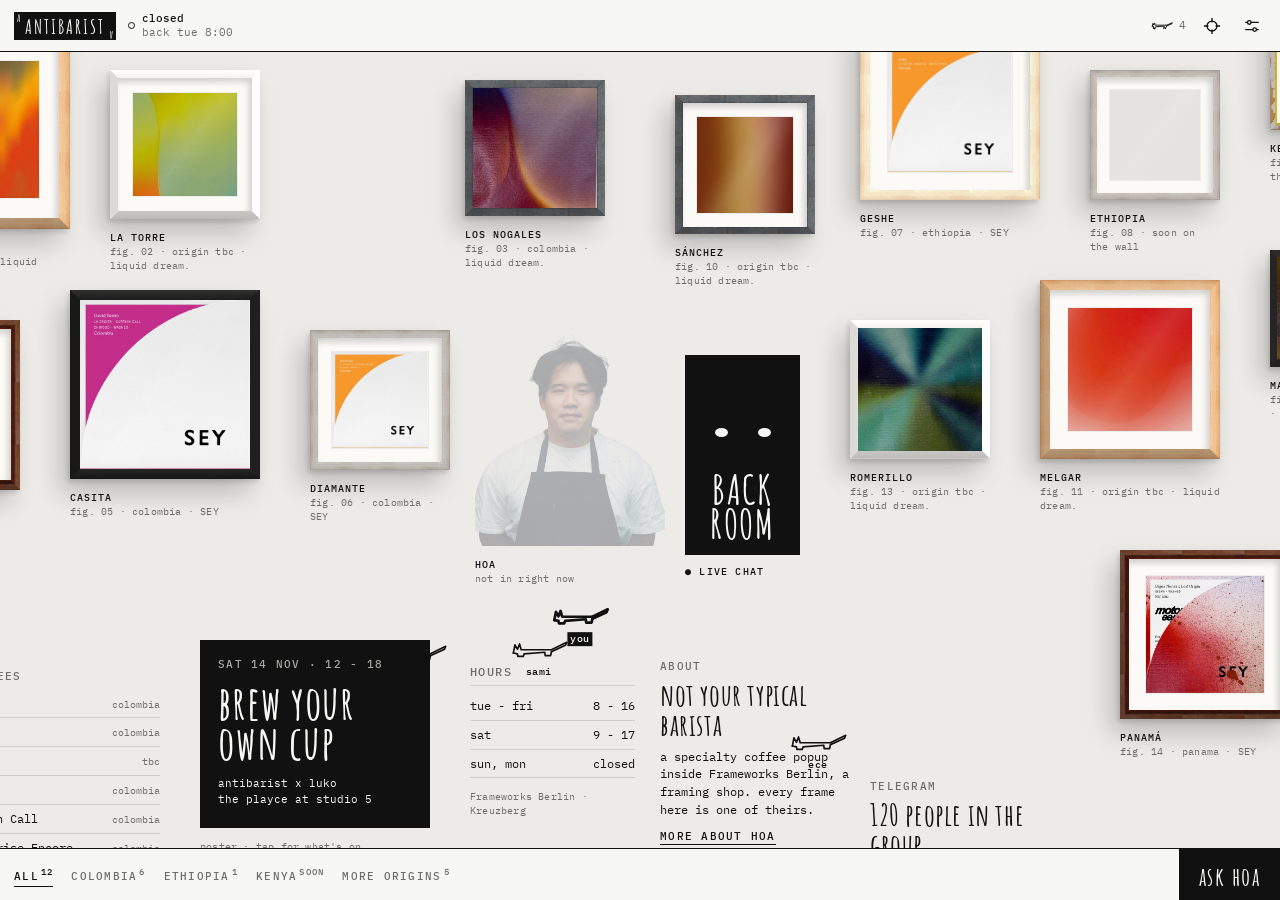
<file: index-map.html>
<!DOCTYPE html>
<html lang="en">
<head>
<meta charset="utf-8">
<meta name="viewport" content="width=device-width, initial-scale=1, viewport-fit=cover">
<meta name="theme-color" content="#ecebe8">
<title>Antibarist · prototype v5</title>
<link rel="stylesheet" href="frameworks-frames/frames.css">
<script src="frameworks-frames/frames.js" defer></script>
<link rel="preconnect" href="https://fonts.googleapis.com">
<link rel="preconnect" href="https://fonts.gstatic.com" crossorigin>
<link href="https://fonts.googleapis.com/css2?family=Amatic+SC:wght@700&family=IBM+Plex+Mono:wght@400;500&display=swap" rel="stylesheet">
<style>
/* black and white interface. the coffees, labels, Hoa and the real Frameworks mouldings (frameworks-frames/) keep their colour */
:root{
  --paper:#ecebe8; --bar:#f7f7f5; --ink:#111; --mute:#6d6d6a; --line:#cfcecb; --soft:#dcdbd7;
  --title:'Amatic SC',cursive; --mono:'IBM Plex Mono',ui-monospace,monospace;
  --top:52px; --dock:52px;
  --sat:env(safe-area-inset-top,0px); --sab:env(safe-area-inset-bottom,0px);
}
*{box-sizing:border-box;margin:0;padding:0;-webkit-tap-highlight-color:transparent}
html,body{height:100%;background:var(--paper);color:var(--ink);font:400 13px/1.55 var(--mono);overflow:hidden;overscroll-behavior:none}
button{font:inherit;color:inherit;background:none;border:0;cursor:pointer;text-align:inherit}
a{color:inherit}
img{display:block;-webkit-user-drag:none;user-select:none}
.k{font:500 10.5px/1.3 var(--mono);text-transform:uppercase;letter-spacing:.12em;color:var(--mute)}

/* top */
.top{position:fixed;inset:0 0 auto 0;height:calc(var(--top) + var(--sat));padding:var(--sat) 14px 0;display:flex;align-items:center;gap:12px;z-index:40;background:var(--bar);border-bottom:1.5px solid var(--ink)}
.logo{background:var(--ink);color:var(--bar);font:700 20px/1 var(--title);letter-spacing:2px;padding:5px 11px 3px;position:relative;flex:none}
.logo i{font-style:normal;font-size:10px;position:absolute;left:3px;top:1px}
.logo i+i{left:auto;top:auto;right:3px;bottom:0;transform:rotate(180deg)}
.status{white-space:nowrap;font-size:11px;line-height:1.25;color:var(--mute);display:flex;align-items:center;gap:7px}
.status .d{width:7px;height:7px;border-radius:50%;background:var(--ink);border:1.5px solid var(--ink);flex:none}
body.closed .status .d{background:transparent}
.status b{font-weight:500;color:var(--ink);display:block}
.sp{flex:1}
.here{font-size:11px;color:var(--mute);display:flex;align-items:center;gap:6px}
.here svg{width:22px;height:11px}
.tune{width:28px;height:28px;display:grid;place-items:center}

/* the map: one big wall you can move around in every direction */
.map{position:fixed;left:0;right:0;top:calc(var(--top) + var(--sat));bottom:calc(var(--dock) + var(--sab));overflow:scroll;scrollbar-width:none;overscroll-behavior:contain;touch-action:pan-x pan-y;cursor:grab}
.map::-webkit-scrollbar{display:none}
.map.dragging{cursor:grabbing}
.map.dragging *{cursor:grabbing!important}
.world{position:relative;user-select:none;-webkit-user-select:none}
.it{position:absolute;cursor:pointer;transition:opacity .35s}
.it:focus{outline:none}
.it:focus-visible{outline:1.5px solid var(--ink);outline-offset:6px}
.world.filtering .it[data-r]:not(.on){opacity:.12}
.cap{font:400 10px/1.4 var(--mono);color:var(--mute);margin-top:12px;letter-spacing:.02em}
.cap b{display:block;font-weight:500;color:var(--ink);text-transform:uppercase;letter-spacing:.1em}
.spec img{width:100%;mix-blend-mode:multiply}
.h-wall{font:700 64px/.9 var(--title);letter-spacing:.02em;cursor:default}
.h-wall .k{display:block;margin-bottom:6px}
.quote-big{font:700 38px/1.02 var(--title);letter-spacing:.02em;cursor:default}
.quote-big .k{display:block;margin-top:10px}

/* the centre: Hoa + the back room */
.hoa img{width:100%;transition:opacity .6s}
body.closed .hoa img{opacity:.28}
.hoa .off{display:none}
body.closed .hoa .on{display:none}
body.closed .hoa .off{display:inline}
.door{background:var(--ink);height:200px;position:relative}
.door .bk{position:absolute;left:0;right:0;bottom:14px;text-align:center;color:var(--bar);font:700 40px/.85 var(--title);letter-spacing:.04em}
.eyes{position:absolute;left:50%;top:62px;width:56px;height:30px;transform:translateX(-50%);display:flex;justify-content:space-between;align-items:center}
.eyes i{width:13px;height:9px;background:var(--bar);border-radius:50%;animation:blink 5.5s infinite}
@keyframes blink{0%,94%,100%{transform:scaleY(1)}96%{transform:scaleY(.1)}}
.live{display:inline-block;white-space:nowrap;font:500 10px/1 var(--mono);letter-spacing:.12em;margin-top:12px;color:var(--ink)}
.poster{background:var(--ink);color:var(--bar);padding:18px 18px 20px}
.poster .k{color:#a9a8a4}
.poster h3{font:700 46px/.88 var(--title);letter-spacing:.02em;margin:10px 0 12px}
.poster p{font-size:11px;line-height:1.5}
.block .t{font:700 30px/1 var(--title);letter-spacing:.02em;margin:6px 0 8px}
.block p{font-size:11.5px;line-height:1.55}
.block .u{display:inline-block;border-bottom:1px solid var(--ink);font:500 10.5px/1 var(--mono);letter-spacing:.12em;text-transform:uppercase;padding:12px 0 3px}
.hrs div{display:flex;justify-content:space-between;border-bottom:1px solid var(--line);padding:5px 0;font-size:11.5px}
.idx .row{display:flex;gap:10px;align-items:baseline;padding:5px 0;border-bottom:1px solid var(--line);font-size:11.5px;width:100%}
.idx .row i{font-style:normal;color:var(--mute);width:20px;flex:none}
.idx .row span{flex:1}
.idx .row em{font-style:normal;color:var(--mute);font-size:10px}

/* visitor cats walk anywhere on the map */
.cat{position:absolute;width:58px;transform:translate(-50%,-100%);cursor:pointer;z-index:30}
.cat svg{width:100%;height:auto;overflow:visible;display:block}
.cat svg path{fill:none;stroke:var(--ink);stroke-width:4;stroke-linecap:round;stroke-linejoin:round}
.cat.you svg path{stroke-width:6.5}
.cat .flip{transform-box:fill-box;transform-origin:center}
.cat.right .flip{transform:scaleX(-1)}
.cat .lb,.cat .ls{display:none}
.cat.walk .la{animation:la .38s steps(1) infinite}
.cat.walk .lb{display:inline;animation:lb .38s steps(1) infinite}
@keyframes la{50%{opacity:0}}
@keyframes lb{0%{opacity:0}50%{opacity:1}}
.cat.sit .la{display:none}.cat.sit .ls{display:inline}
.cat .tail{transform-box:view-box;transform-origin:100px 31px;animation:tail 2.4s ease-in-out infinite}
@keyframes tail{50%{transform:rotate(-8deg)}}
.cat .nm{position:absolute;left:50%;top:100%;transform:translateX(-50%);font:500 10px/1 var(--mono);color:var(--ink);white-space:nowrap;letter-spacing:.04em;margin-top:2px;padding:2px 3px}
.cat.you .nm{background:var(--ink);color:var(--bar)}

.pop{position:absolute;z-index:50;background:var(--bar);border:1.5px solid var(--ink);padding:14px 16px 16px;width:250px;transform:translate(-50%,-100%);cursor:default}
.pop .t{font:700 28px/1 var(--title)}
.pop p{font-size:12px;line-height:1.45;color:var(--mute);margin:4px 0 12px}
.pop input{font:400 14px var(--mono);border:0;border-bottom:1px solid var(--ink);width:100%;padding:6px 0;margin-bottom:12px;background:transparent;outline:0;color:var(--ink);user-select:text}
.pop .act{font:500 11px/1 var(--mono);text-transform:uppercase;letter-spacing:.1em;background:var(--ink);color:var(--bar);padding:10px 14px}

/* dock: region tabs + ask hoa, one row */
.dock{position:fixed;left:0;right:0;bottom:0;height:calc(var(--dock) + var(--sab));padding-bottom:var(--sab);z-index:40;background:var(--bar);border-top:1.5px solid var(--ink);display:flex}
.regions{flex:1;min-width:0;display:flex;gap:18px;overflow-x:auto;scrollbar-width:none;padding:0 14px;align-items:center}
.regions::-webkit-scrollbar{display:none}
.rg{flex:none;font:500 10.5px/1 var(--mono);text-transform:uppercase;letter-spacing:.12em;color:var(--mute);padding:5px 0;border-bottom:1.5px solid transparent}
.rg.on{color:var(--ink);border-color:var(--ink)}
.rg sup{font-size:9px;margin-left:2px}
.btn-ask{flex:none;background:var(--ink);color:var(--bar);font:700 25px/1 var(--title);letter-spacing:.06em;padding:3px 20px 0}

/* sheet */
.scrim{position:fixed;inset:0;background:rgba(0,0,0,.16);opacity:0;pointer-events:none;transition:opacity .3s;z-index:55}
.scrim.on{opacity:1;pointer-events:auto}
.sheet{position:fixed;left:0;right:0;bottom:0;height:88dvh;background:var(--bar);z-index:60;border-top:1.5px solid var(--ink);transform:translateY(102%);transition:transform .4s cubic-bezier(.3,.9,.3,1);display:flex;flex-direction:column}
.sheet.open{transform:none}
.sheet.short{height:auto;max-height:88dvh}
.grab{flex:none;height:22px;display:flex;justify-content:center;align-items:center;touch-action:none;cursor:grab}
.grab i{width:34px;height:3px;background:var(--line);border-radius:2px}
.shead{flex:none;display:flex;align-items:flex-start;padding:2px 18px 14px;gap:12px}
.shead .t{flex:1;min-width:0}
.shead h2{font:700 44px/.95 var(--title);letter-spacing:.02em;margin-top:6px}
.shead .sub{color:var(--mute);margin-top:4px;font-size:12px}
.x{font:500 10.5px var(--mono);text-transform:uppercase;letter-spacing:.12em;color:var(--mute);padding:6px 0 6px 10px}
.sbody{flex:1;overflow-y:auto;padding:0 18px calc(28px + var(--sab))}
.sbody p{margin-bottom:12px}
.rule{height:1px;background:var(--line);margin:18px 0}
.labelimg{margin:0 0 18px;background:var(--soft);padding:22px}
.labelimg img{width:72%;margin:0 auto;mix-blend-mode:multiply}
.rows div{display:flex;justify-content:space-between;gap:14px;padding:9px 0;border-bottom:1px solid var(--line)}
.rows dt{font:500 10.5px var(--mono);text-transform:uppercase;letter-spacing:.12em;color:var(--mute);padding-top:2px}
.rows dd{text-align:right}
.tbc{border-bottom:1px dashed var(--ink)}
.char{font:700 30px/1.1 var(--title);letter-spacing:.03em;margin:4px 0 16px}
.quote{font:700 26px/1.15 var(--title);letter-spacing:.02em;margin:6px 0 16px}
.quote+.k{margin-top:-8px}
.recipe{display:grid;grid-template-columns:repeat(4,1fr);margin:8px 0 6px;border-top:1px solid var(--line);border-bottom:1px solid var(--line)}
.recipe div{padding:10px 0 9px;font:500 9.5px var(--mono);text-transform:uppercase;letter-spacing:.1em;color:var(--mute);text-align:center}
.recipe div+div{border-left:1px solid var(--line)}
.recipe b{display:block;font:700 30px/1.05 var(--title);color:var(--ink);letter-spacing:0}
.note-ph{font-size:10.5px;color:var(--mute);margin:8px 0 20px}
.primary{display:block;width:100%;background:var(--ink);color:var(--bar);font:500 11.5px/1 var(--mono);text-transform:uppercase;letter-spacing:.14em;padding:16px;text-align:center;text-decoration:none}
.link{display:inline-block;font:500 11px/1 var(--mono);text-transform:uppercase;letter-spacing:.12em;border-bottom:1px solid currentColor;padding:14px 0 3px;margin-top:4px;text-decoration:none}
.acts{display:flex;flex-direction:column;align-items:flex-start;gap:4px}
.acts .primary{margin-bottom:6px}

/* crate */
.filters{display:flex;gap:16px;margin:0 0 16px;overflow-x:auto;scrollbar-width:none}
.crate{display:grid;grid-template-columns:1fr 1fr;gap:22px 14px}
.card .im{aspect-ratio:1;background:var(--soft) center/cover;margin-bottom:8px;box-shadow:inset 0 0 0 12px var(--soft),0 0 0 1.5px var(--ink)}
.card b{display:block;font:700 22px/1 var(--title);letter-spacing:.02em}
.card span{font-size:10.5px;color:var(--mute)}

/* events */
.ev{padding:4px 0 18px;border-bottom:1px solid var(--line);margin-bottom:18px}
.ev h4{font:700 32px/.95 var(--title);margin:8px 0 8px;letter-spacing:.02em}
.hours{width:100%;border-collapse:collapse;margin-bottom:14px}
.hours td{padding:8px 0;border-bottom:1px solid var(--line)}
.hours td:last-child{text-align:right}
.hours tr.today td{font-weight:500;text-decoration:underline}

/* chat */
.topics{flex:none;display:flex;gap:16px;overflow-x:auto;padding:0 18px;border-bottom:1px solid var(--line);scrollbar-width:none}
.topics::-webkit-scrollbar{display:none}
.topic{flex:none;font:500 10.5px/1 var(--mono);text-transform:uppercase;letter-spacing:.12em;color:var(--mute);padding:4px 0 10px;border-bottom:1px solid transparent;margin-bottom:-1px;white-space:nowrap}
.topic.on{color:var(--ink);border-color:var(--ink)}
.chat{flex:1;overflow-y:auto;padding:16px 18px;display:flex;flex-direction:column;gap:16px}
.m{max-width:86%}
.m .who{font:500 10px var(--mono);text-transform:uppercase;letter-spacing:.12em;color:var(--mute);margin-bottom:2px}
.m.h{padding-left:10px;border-left:2px solid var(--ink)}
.m.h .who{color:var(--ink)}
.m.me{align-self:flex-end;text-align:right}
.m.me .who{color:var(--ink)}
.sys{font-size:10.5px;color:var(--mute);border-bottom:1px solid var(--line);padding-bottom:12px}
.typing{font-size:11px;color:var(--mute)}
.compose{flex:none;display:flex;gap:12px;padding:10px 18px calc(12px + var(--sab));border-top:1px solid var(--line);align-items:center}
.compose input{flex:1;min-width:0;border:0;background:transparent;font:400 14px var(--mono);outline:0;padding:10px 0;color:var(--ink)}
.compose button{font:500 11px var(--mono);text-transform:uppercase;letter-spacing:.12em}
.locked{padding:40px 0;text-align:center}
.locked .quote{margin-bottom:8px}

/* ask hoa */
.hoa-head{display:flex;align-items:center;gap:12px;margin-bottom:16px}
.hoa-head img{width:54px;height:54px;object-fit:cover;object-position:50% 8%;border-radius:50%;background:var(--soft);border:1.5px solid var(--ink)}
.prog{display:flex;gap:4px;margin-bottom:18px}
.prog i{flex:1;height:2px;background:var(--line)}.prog i.on{background:var(--ink)}
.say{font:700 36px/1.02 var(--title);letter-spacing:.02em;margin-bottom:18px}
.opts button{display:flex;justify-content:space-between;align-items:center;width:100%;padding:15px 0;border-bottom:1px solid var(--line);font-size:13.5px}
.opts button:first-child{border-top:1px solid var(--line)}
.opts button::after{content:"→";color:var(--mute)}
.opts button:active{background:var(--soft)}
.pick{display:flex;gap:14px;align-items:center;padding:12px 0;border-bottom:1px solid var(--line);width:100%}
.pick .im{width:64px;height:64px;flex:none;background:var(--soft) center/cover;box-shadow:inset 0 0 0 6px var(--soft),0 0 0 1.5px var(--ink)}
.pick b{font:700 24px/1 var(--title);display:block;letter-spacing:.02em}
.pick span{font-size:11px;color:var(--mute)}

/* toast, demo */
.toast{position:fixed;left:14px;right:14px;top:calc(var(--top) + var(--sat) + 8px);z-index:90;background:var(--ink);color:var(--bar);font-size:11.5px;padding:10px 14px;opacity:0;transform:translateY(-6px);transition:.25s;pointer-events:none;text-align:center}
.toast.on{opacity:1;transform:none}
.demo{position:fixed;right:10px;top:calc(var(--top) + var(--sat) + 4px);z-index:45;background:var(--bar);border:1.5px solid var(--ink);padding:10px 14px;display:none;flex-direction:column;width:240px}
.demo.on{display:flex}
.demo button{padding:9px 0;border-bottom:1px solid var(--line);font-size:12px}
.demo button:last-child{border:0}

@media (min-width:900px){
  .sheet{left:auto;right:0;top:calc(var(--top) + var(--sat));bottom:0;width:420px;height:auto;max-height:none;border-top:0;border-left:1.5px solid var(--ink);transform:translateX(102%)}
  .sheet.open{transform:none}
  .grab{display:none}
  .shead{padding-top:20px}
  .scrim{background:transparent}
  .toast{left:50%;right:auto;transform:translate(-50%,-6px);width:420px}
  .toast.on{transform:translate(-50%,0)}
}
@media (prefers-reduced-motion:reduce){*{animation:none!important;transition:none!important}}
</style>
</head>
<body>

<header class="top">
  <div class="logo"><i>A</i>ANTIBARIST<i>A</i></div>
  <div class="status"><span class="d"></span><div id="statusTxt"></div></div>
  <div class="sp"></div>
  <button class="here" id="hereBtn" aria-label="people here now"><svg viewBox="0 0 140 60"><path d="M8 36 L12 16 L18 27 L23 14 L27 28 L100 28 M100 28 L137 12 L134 18 L100 33 M8 36 L18 38 L14 52 L22 44 L24 54 L30 38 L84 34 L80 50 L88 42 L90 52 L100 33" fill="none" stroke="#111" stroke-width="6" stroke-linecap="round" stroke-linejoin="round"/></svg><span id="hereN">0</span></button>
  <button class="tune" id="homeBtn" aria-label="back to the counter"><svg width="18" height="18" viewBox="0 0 20 20" fill="none" stroke="#111" stroke-width="1.5"><circle cx="10" cy="10" r="5.5"/><path d="M10 1v5M10 14v5M1 10h5M14 10h5"/></svg></button>
  <button class="tune" id="demoBtn" aria-label="demo controls"><svg width="18" height="18" viewBox="0 0 20 20" fill="none" stroke="#111" stroke-width="1.5" stroke-linecap="round"><path d="M3 6h14M3 14h14"/><circle cx="7" cy="6" r="2" fill="#f7f7f5"/><circle cx="13" cy="14" r="2" fill="#f7f7f5"/></svg></button>
</header>

<div class="demo" id="demo">
  <span class="k" style="margin-bottom:4px">demo controls</span>
  <button data-d="in">someone opens the site</button>
  <button data-d="out">someone leaves</button>
  <button data-d="msg">fake Telegram message</button>
  <button data-d="open">switch open / closed</button>
</div>

<main class="map" id="map">
  <div class="world" id="world"></div>
</main>

<nav class="dock">
  <div class="regions" id="regions"></div>
  <button class="btn-ask" id="askBtn">ask hoa</button>
</nav>

<div class="scrim" id="scrim"></div>
<aside class="sheet" id="sheet" aria-hidden="true">
  <div class="grab" id="grab"><i></i></div>
  <div class="shead"><div class="t" id="shead"></div><button class="x" id="sclose">close</button></div>
  <div id="sslot" style="flex:1;min-height:0;display:flex;flex-direction:column"></div>
</aside>
<div class="toast" id="toast"></div>

<script>
const $=id=>document.getElementById(id);
const map=$('map'),world=$('world'),sheet=$('sheet'),sslot=$('sslot');
const esc=s=>String(s).replace(/[&<>"]/g,c=>({'&':'&amp;','<':'&lt;','>':'&gt;','"':'&quot;'}[c]));
const pick=a=>a[Math.floor(Math.random()*a.length)];

/* ================= DATA ================= */
// labels Hoa sent. origin:null = still to confirm. short = name in the caption
const COFFEES={
  granja:{short:'granja',farm:'Granja Paraíso 92',producer:'Wilton Benitez',variety:'Orange Bourbon',process:'Fermentation washed',character:['silky','velvety','sirupy'],roaster:'liquid dream.',origin:'Colombia',region:'colombia'},
  nogales:{short:'los nogales',farm:'Los Nogales',producer:'Oscar Hernández',variety:'Bourbon Pimienta',process:'Anaerobic washed',character:['sparkling','juicy','complex'],roaster:'liquid dream.',origin:'Colombia',region:'colombia'},
  latorre:{short:'la torre',farm:'La Torre',producer:'Marleny Imbachi',variety:'Gesha',process:'Washed',character:['juicy','delicate','floral'],roaster:'liquid dream.',origin:null,region:'colombia'},
  girasol:{short:'girasol',farm:'El Girasol',producer:'Nicolas Medina',variety:'Pink Bourbon',process:'Washed',character:[],roaster:'SEY',origin:'Colombia',region:'colombia'},
  casita:{short:'casita',farm:'La Casita · Curtain Call',producer:'David Berrio',variety:'Chiroso',process:'Washed',character:[],roaster:'SEY',origin:'Colombia',region:'colombia'},
  diamante:{short:'diamante',farm:'El Diamante · Surprise Encore',producer:'Duber Mejia',variety:'Chiroso',process:'Washed',character:[],roaster:'SEY',origin:'Colombia',region:'colombia'},
  geshe:{short:'geshe',farm:'Geshe',producer:'',variety:'Ethiopian Landrace',process:'White honey',character:[],roaster:'SEY',origin:'Ethiopia',region:'ethiopia'},
  jaime:{short:'sánchez',farm:'Las Flores',producer:'Jaime Sánchez',variety:'Gesha',process:'Washed',character:['crisp','floral','vibrant'],roaster:'liquid dream.',origin:null,region:'more'},
  fernando:{short:'melgar',farm:'Las Flores',producer:'Fernando Melgar',variety:'Gesha',process:'Natural',character:['velvety','smooth','floral'],roaster:'liquid dream.',origin:null,region:'more'},
  mazateca:{short:'mazateca',farm:'Mazateca',producer:'Renato Martínez',variety:'Typica',process:'Washed',character:['juicy','winey','velvety'],roaster:'liquid dream.',origin:null,region:'more'},
  romerillo:{short:'romerillo',farm:'El Romerillo',producer:'Clever Acosta',variety:'Sidra',process:'Washed',character:['crisp','elegant','floral'],roaster:'liquid dream.',origin:null,region:'more'},
  panama:{short:'panamá',farm:'Digna Nuñez x Lost Origin',producer:'Digna Nuñez',variety:'Gesha',process:'Washed',character:[],roaster:'SEY',origin:'Panama',region:'more'}
};
const REGIONS=[['all','all'],['colombia','colombia'],['ethiopia','ethiopia'],['kenya','kenya'],['more','more origins']];
const NAMES=['mila','jonas','ece','luca','noor','sami','kai','yuki','ben','tabea'];
const FROM=['Neukölln','Kreuzberg','Wedding','Hamburg','Milano','Lisbon','Friedrichshain','Moabit'];

/* ================= THE MAP =================
   one big wall. (0,0) is the counter in the middle. x, y = top-left of a thing in px from the centre, w = width.
   f = Frameworks moulding (frameworks-frames/README.md), m = mount. e = an empty "soon" frame for a region */
const WORLD={w:2600,h:2100,ox:1300,oy:1050};
const REGION_AT={all:[0,-70],colombia:[-520,-320],ethiopia:[420,-380],kenya:[420,-380],more:[440,-150]}; // where a region tab moves the view
const WALL=[
  {c:'granja',  x:-770,y:-490,w:200,f:'oak'},
  {c:'latorre', x:-530,y:-450,w:150,f:'white'},
  {c:'nogales', x:-175,y:-440,w:140,f:'steel',m:'none'},
  {c:'girasol', x:-790,y:-200,w:170,f:'walnut'},
  {c:'casita',  x:-570,y:-230,w:190,f:'black',m:'none'},
  {c:'diamante',x:-330,y:-190,w:140,f:'grey'},
  {c:'geshe',   x:220, y:-500,w:180,f:'ash'},
  {e:'ethiopia',x:450, y:-450,w:130,f:'grey'},
  {e:'kenya',   x:630, y:-520,w:130,f:'chipped'},
  {c:'jaime',   x:35,  y:-425,w:140,f:'steel'},
  {c:'fernando',x:400, y:-240,w:180,f:'oak'},
  {c:'mazateca',x:630, y:-270,w:130,f:'box',m:'none'},
  {c:'romerillo',x:210,y:-200,w:140,f:'white',m:'none'},
  {c:'panama',  x:480, y:30,  w:170,f:'walnut'}
];
// loose labels pinned around, like specimens
const SPECS=[
  {c:'granja',x:-400,y:-900,w:120},{c:'panama',x:260,y:-880,w:110},{c:'jaime',x:830,y:-120,w:110},
  {c:'nogales',x:-1010,y:-330,w:100},{c:'geshe',x:-10,y:470,w:120},{c:'latorre',x:-430,y:520,w:110},
  {c:'girasol',x:720,y:300,w:110},{c:'mazateca',x:-1000,y:-720,w:90},{c:'fernando',x:860,y:-700,w:100}
];
const BLANK='data:image/svg+xml,'+encodeURIComponent('<svg xmlns="http://www.w3.org/2000/svg" width="400" height="400"><rect width="400" height="400" fill="#e4e3df"/></svg>');

let fig=0;
function put(x,y,w,html,cls='',attrs=''){
  const el=document.createElement('div');
  el.className='it '+cls;el.style.cssText=`left:${WORLD.ox+x}px;top:${WORLD.oy+y}px;width:${w}px`;
  el.innerHTML=html;
  attrs&&Object.entries(attrs).forEach(([k,v])=>el.setAttribute(k,v));
  world.appendChild(el);return el;
}
const kbd=el=>{el.tabIndex=0;el.setAttribute('role','button');el.addEventListener('keydown',e=>{if(e.key==='Enter'||e.key===' '){e.preventDefault();el.click()}});return el};

function buildMap(){
  world.style.width=WORLD.w+'px';world.style.height=WORLD.h+'px';
  // wall titles + Hoa's question
  put(-770,-600,300,`<span class="k">wall 01</span>colombia`,'h-wall');
  put(220,-610,300,`<span class="k">wall 02</span>elsewhere`,'h-wall');
  put(-200,-760,380,`"what is good coffee? this question has been following me since my early days."<span class="k">Hoa</span>`,'quote-big');

  // the coffees, each in a real Frameworks frame
  WALL.forEach(f=>{
    const c=f.c&&COFFEES[f.c],r=c?c.region:f.e,n=String(++fig).padStart(2,'0');
    const img=`<img src="${c?`img/${f.c}-art.jpg`:BLANK}" data-frame="${f.f}" data-mount="${f.m||'white'}" data-k=".055" style="width:${f.w}px" alt="${c?esc(c.farm):f.e+' coming soon'}">`;
    const cap=c?`<div class="cap"><b>${esc(c.short)}</b>fig. ${n} · ${esc(c.origin?c.origin.toLowerCase():'origin tbc')} · ${esc(c.roaster)}</div>`
               :`<div class="cap"><b>${f.e}</b>fig. ${n} · soon on the wall</div>`;
    const el=kbd(put(f.x,f.y,f.w,img+cap,'fr',{'data-r':r}));
    el.onclick=()=>c?openCoffee(f.c):toast(`${f.e} is coming soon. ask Hoa in the back room`);
  });
  SPECS.forEach(s=>{
    const c=COFFEES[s.c];
    kbd(put(s.x,s.y,s.w,`<img src="img/${s.c}-label.jpg" alt="${esc(c.roaster)} label"><div class="cap">label · ${esc(c.short)}</div>`,'spec',{'data-r':c.region})).onclick=()=>openCoffee(s.c);
  });

  // the centre: Hoa and the back room
  kbd(put(-165,-190,190,`<img src="img/hoa-cut.png" alt="Hoa"><div class="cap"><b>hoa</b><span class="on">behind the counter · tap to ask</span><span class="off">not in right now</span></div>`,'hoa',{id:'hoaFig'})).onclick=()=>openAsk();
  kbd(put(45,-165,115,`<div class="door"><button class="eyes" id="meow" aria-label="meow-meow"><i></i><i></i></button><div class="bk">BACK<br>ROOM</div></div><span class="live" id="chatTag">● LIVE CHAT</span>`,'',{id:'door'})).onclick=()=>openChat();
  $('meow').onclick=e=>{e.stopPropagation();showPop($('meow'),`<div class="t">meow-meow</div><p>lives in the back room. you mostly see her eyes. the tip jar is hers.</p><button class="act" id="treat">give a treat</button>`,()=>{$('treat').onclick=()=>{closePop();toast('thank you · in the real version this is a €1 tip for Hoa')}})};

  // below the counter: what's on, hours, about, the crate, telegram
  kbd(put(-440,120,230,`<div class="poster"><div class="k">sat 14 nov · 12 - 18</div><h3>brew your<br>own cup</h3><p>antibarist x luko<br>the playce at studio 5</p></div><div class="cap">poster · tap for what's on</div>`)).onclick=()=>openEvents();
  kbd(put(-170,140,165,`<div class="block hrs"><div class="k" style="margin-bottom:6px">hours</div><div><span>tue - fri</span><span>8 - 16</span></div><div><span>sat</span><span>9 - 17</span></div><div><span>sun, mon</span><span>closed</span></div></div><div class="cap">Frameworks Berlin · Kreuzberg</div>`)).onclick=()=>openEvents();
  kbd(put(20,140,190,`<div class="block"><div class="k">about</div><div class="t">not your typical barista</div><p>a specialty coffee popup inside Frameworks Berlin, a framing shop. every frame here is one of theirs.</p><span class="u">more about hoa</span></div>`)).onclick=()=>openAbout();
  kbd(put(230,260,190,`<div class="block"><div class="k">telegram</div><div class="t">120 people in the group</div><p>the back room on this site is linked to it.</p><span class="u">join on telegram</span></div>`)).onclick=()=>window.open('https://t.me/antibarist','_blank','noopener');
  const idx=put(-800,150,320,`<div class="block idx"><div class="k" style="margin-bottom:6px">the crate · ${Object.keys(COFFEES).length} coffees</div>${Object.entries(COFFEES).map(([id,c],i)=>`<button class="row" data-id="${id}"><i>${String(i+1).padStart(2,'0')}</i><span>${esc(c.farm)}</span><em>${esc(c.origin?c.origin.toLowerCase():'tbc')}</em></button>`).join('')}<span class="u">see all with filters</span></div>`);
  idx.style.cursor='default';
  idx.querySelectorAll('.row').forEach(b=>b.onclick=()=>openCoffee(b.dataset.id));
  idx.querySelector('.u').onclick=()=>openCrate();idx.querySelector('.u').style.cursor='pointer';
}

/* moving around: native scroll on touch + trackpad, drag with the mouse */
function centerOn(x,y,smooth=true){
  map.scrollTo({left:WORLD.ox+x-map.clientWidth/2,top:WORLD.oy+y-map.clientHeight/2,behavior:smooth?'smooth':'auto'});
}
(()=>{let d=null,moved=false;
  map.addEventListener('pointerdown',e=>{if(e.pointerType!=='mouse'||e.button||e.target.closest('.pop'))return;d={x:e.clientX,y:e.clientY,l:map.scrollLeft,t:map.scrollTop};moved=false});
  addEventListener('pointermove',e=>{if(!d)return;const dx=e.clientX-d.x,dy=e.clientY-d.y;
    if(!moved&&Math.abs(dx)+Math.abs(dy)>5){moved=true;map.classList.add('dragging')}
    if(moved){map.scrollLeft=d.l-dx;map.scrollTop=d.t-dy}});
  addEventListener('pointerup',()=>{d=null;map.classList.remove('dragging')});
  map.addEventListener('click',e=>{if(moved){e.stopPropagation();e.preventDefault();moved=false}},true);
})();

/* ================= HELPERS ================= */
function toast(t,ms=2600){const el=$('toast');el.textContent=t;el.classList.add('on');clearTimeout(toast.t);toast.t=setTimeout(()=>el.classList.remove('on'),ms)}
const isDesk=()=>innerWidth>=900;

/* ================= REGIONS ================= */
let region='all';
function renderRegions(){
  const n=r=>r==='all'?Object.keys(COFFEES).length:Object.values(COFFEES).filter(c=>c.region===r).length;
  $('regions').innerHTML=REGIONS.map(([r,t])=>`<button class="rg ${region===r?'on':''}" data-r="${r}">${t}<sup>${n(r)||'soon'}</sup></button>`).join('');
  $('regions').querySelectorAll('.rg').forEach(b=>b.onclick=()=>setRegion(b.dataset.r));
}
function setRegion(r){
  region=(region===r&&r!=='all')?'all':r;
  world.classList.toggle('filtering',region!=='all');
  world.querySelectorAll('.it[data-r]').forEach(f=>f.classList.toggle('on',f.dataset.r===region));
  renderRegions();
  centerOn(...REGION_AT[region]);
}

/* ================= SHEET ================= */
let sheetName=null;
function openSheet(head,body,o={}){
  $('shead').innerHTML=head;sslot.innerHTML=body;
  sheet.classList.toggle('short',!!o.short);
  sheet.classList.add('open');sheet.setAttribute('aria-hidden','false');$('scrim').classList.add('on');
  sheetName=o.name||null;closePop();
}
function closeSheet(){sheet.classList.remove('open');sheet.setAttribute('aria-hidden','true');$('scrim').classList.remove('on');sheetName=null}
$('sclose').onclick=closeSheet;$('scrim').onclick=closeSheet;
addEventListener('keydown',e=>{if(e.key==='Escape'){closeSheet();closePop()}});
(()=>{let y0=null,dy=0;const g=$('grab');
 g.addEventListener('pointerdown',e=>{y0=e.clientY;dy=0;g.setPointerCapture(e.pointerId);sheet.style.transition='none'});
 g.addEventListener('pointermove',e=>{if(y0===null)return;dy=Math.max(0,e.clientY-y0);sheet.style.transform=`translateY(${dy}px)`});
 g.addEventListener('pointerup',()=>{sheet.style.transition='';sheet.style.transform='';if(dy>80)closeSheet();y0=null});
})();
const head=(k,t,sub)=>`<div class="k">${k}</div><h2>${t}</h2>${sub?`<div class="sub">${sub}</div>`:''}`;

/* ================= COFFEE ================= */
let bag=0;
function openCoffee(id){
  const c=COFFEES[id];
  const body=`<div class="sbody">
    <div class="labelimg"><img src="img/${id}-label.jpg" alt="${esc(c.roaster)} label"></div>
    ${c.character.length?`<div class="char">${c.character.join(' · ')}</div>`:''}
    <dl class="rows">
      <div><dt>roaster</dt><dd>${esc(c.roaster)}</dd></div>
      <div><dt>origin</dt><dd>${c.origin||'<span class="tbc">to confirm</span>'}</dd></div>
      <div><dt>variety</dt><dd>${esc(c.variety)}</dd></div>
      <div><dt>process</dt><dd>${esc(c.process)}</dd></div>
    </dl>
    <div class="rule"></div>
    <div class="k" style="margin-bottom:6px">Hoa's note</div>
    <div class="quote">"${c.variety.includes('Gesha')?'light and flowery. drink it black and let it cool a bit.':/anaerobic|ferment/i.test(c.process)?'a wild one. try it as filter first.':'clean and sweet. a good place to start.'}"</div>
    <div class="k" style="margin:4px 0 0">how he brews it</div>
    <div class="recipe"><div><b>15g</b>coffee</div><div><b>250g</b>water</div><div><b>93°</b>temp</div><div><b>2:45</b>time</div></div>
    <p class="note-ph">note, recipe and price are placeholders for Hoa to fill in</p>
    <div class="acts"><button class="primary" id="addBag">add to bag</button><button class="link" id="askHoa">ask Hoa about this coffee</button></div>
  </div>`;
  openSheet(head((c.origin||'origin to confirm')+' · '+c.roaster,esc(c.farm),c.producer?esc(c.producer):''),body,{name:'coffee'});
  $('addBag').onclick=()=>{bag++;toast(`added (${bag}) · checkout comes in a later version`)};
  $('askHoa').onclick=()=>openChat(`hey Hoa, how do you brew the ${c.farm}?`);
}

/* ================= CRATE ================= */
function openCrate(f='all'){
  const ids=Object.keys(COFFEES).filter(id=>f==='all'||COFFEES[id].region===f);
  const body=`<div class="sbody"><div class="filters">${REGIONS.filter(r=>r[0]!=='kenya').map(([r,t])=>`<button class="rg ${f===r?'on':''}" data-f="${r}">${t}</button>`).join('')}</div>
    <div class="crate">${ids.map(id=>{const c=COFFEES[id];return `<button class="card" data-id="${id}"><div class="im" style="background-image:url(img/${id}-art.jpg)"></div><b>${esc(c.farm)}</b><span>${esc(c.origin||'origin tbc')} · ${esc(c.roaster)}</span></button>`}).join('')}</div></div>`;
  openSheet(head('the crate','everything on the wall',`${Object.keys(COFFEES).length} coffees`),body);
  sslot.querySelectorAll('[data-f]').forEach(b=>b.onclick=()=>openCrate(b.dataset.f));
  sslot.querySelectorAll('.card').forEach(b=>b.onclick=()=>openCoffee(b.dataset.id));
}

/* ================= EVENTS / ABOUT ================= */
const HOURS=[['Mon','closed'],['Tue','8 - 16'],['Wed','8 - 16'],['Thu','8 - 16'],['Fri','8 - 16'],['Sat','9 - 17'],['Sun','closed']];
function openEvents(){
  const idx=(berlin().day+6)%7;
  const body=`<div class="sbody">
   <div class="ev"><div class="k">sat 14 nov · 12 - 18 · the playce at studio 5</div><h4>Antibarist x Luko<br>brew your own cup</h4><p>the biggest coffee selection in Berlin. pick a bean, pick a brewer, make your own cup.</p><button class="link" onclick="toast('saved · in the real version this goes to your calendar')">I'm coming</button></div>
   <div class="ev"><div class="k">every few weeks</div><h4>cupping club</h4><p>5 to 8 coffees side by side, no experience needed. the next date is posted in the back room.</p></div>
   <div class="k" style="margin-bottom:4px">opening hours · Frameworks Berlin, Kreuzberg</div>
   <table class="hours">${HOURS.map((d,i)=>`<tr class="${i===idx?'today':''}"><td>${d[0]}${i===idx?' · today':''}</td><td>${d[1]}</td></tr>`).join('')}</table></div>`;
  openSheet(head('the counter',"what's on"),body);
}
function openAbout(){
  const body=`<div class="sbody">
   <div class="quote">"What is good coffee? This question has been following me since my early days."</div>
   <div class="k">Hoa</div>
   <div class="rule"></div>
   <p>Hoa started at a place where nobody cared about the coffee. The service was warm, the coffee was not. So he did his own research, visited the coffee shops people recommended, and made up his own mind.</p>
   <p>Antibarist is the result: a specialty coffee popup inside Frameworks Berlin, a framing shop in Kreuzberg. A space to share what he finds with others, over coffee.</p>
   <div class="rule"></div>
   <p style="color:var(--mute)">the eyes in the back room belong to meow-meow, she lives here. every line cat is a real person on this site right now. the one with the black name tag is you.</p>
   <div class="acts" style="margin-top:14px"><a class="primary" href="https://t.me/antibarist" target="_blank" rel="noopener">join on telegram</a></div></div>`;
  openSheet(head('about','not your typical barista'),body);
}

/* ================= ASK HOA ================= */
const Q=[
  {q:'how do you make coffee at home?',a:[['espresso machine','esp'],['filter: V60, Chemex, AeroPress','fil'],['moka pot','moka'],["I don't. I come here.",'any']]},
  {q:'what do you want to taste?',a:[['fruit. berries, citrus, juice','fruit'],['flowers. jasmine, tea','floral'],['sweet. chocolate, caramel','sweet'],['surprise me','any']]},
  {q:'how wild can it be?',a:[['keep it clean and classic','clean'],['a little funky is fine','funky1'],['the weirder the better','funky2']]},
  {q:'light like tea, or heavy and syrupy?',a:[['light','light'],['somewhere in between','mid'],['heavy','heavy']]}
];
function tags(c){
  const t=new Set(),w=c.character.join(' ');
  if(/juicy|vibrant|sparkling|winey|crisp/.test(w))t.add('fruit');
  if(/floral|delicate|elegant/.test(w))t.add('floral');
  if(/silky|velvety|smooth|sirupy/.test(w))t.add('sweet');
  if(/crisp|delicate|elegant|vibrant/.test(w))t.add('light');
  if(/sirupy|silky|winey|complex/.test(w))t.add('heavy');
  if(!c.character.length){ // no words on the label: go by variety
    if(/Gesha|Chiroso|Landrace/.test(c.variety)){t.add('floral');t.add('light')}
    if(/Pink Bourbon|Chiroso|Landrace/.test(c.variety))t.add('fruit');
  }
  const p=c.process.toLowerCase();
  t.add(/anaerobic|ferment/.test(p)?'funky2':/natural|honey/.test(p)?'funky1':'clean');
  return t;
}
let answers=[];
function openAsk(step=-1){
  const face=`<div class="hoa-head"><img src="img/hoa-cut.png" alt=""><div><div style="font:700 24px/1 var(--title)">Hoa</div><div class="k">behind the counter</div></div></div>`;
  if(step===-1){
    answers=[];
    openSheet(head('ask hoa','what is good coffee?'),`<div class="sbody">${face}<p>No milk questions. Just four questions about what you like, then I tell you which coffee on the wall to try.</p><div class="acts" style="margin-top:18px"><button class="primary" id="go">start</button></div></div>`,{short:1});
    $('go').onclick=()=>openAsk(0);return;
  }
  if(step===Q.length)return askResult();
  const q=Q[step];
  openSheet(head('ask hoa',`question ${step+1} of ${Q.length}`),`<div class="sbody">${face}<div class="prog">${Q.map((_,i)=>`<i class="${i<=step?'on':''}"></i>`).join('')}</div><div class="say">${q.q}</div><div class="opts">${q.a.map(a=>`<button data-v="${a[1]}">${a[0]}</button>`).join('')}</div></div>`,{short:1});
  sslot.querySelectorAll('[data-v]').forEach(b=>b.onclick=()=>{answers[step]=b.dataset.v;openAsk(step+1)});
}
function askResult(){
  const [brew,taste,wild,body]=answers;
  const scored=Object.entries(COFFEES).map(([id,c])=>{
    const t=tags(c);let s=Math.random()*.3;
    if(taste!=='any'&&t.has(taste))s+=3;
    if(t.has(wild))s+=2; else if(wild==='funky2'&&t.has('funky1'))s+=1;
    if(body==='light'&&t.has('light'))s+=1.5;
    if(body==='heavy'&&t.has('heavy'))s+=1.5;
    if(body==='mid'&&!t.has('light')&&!t.has('heavy'))s+=1;
    if((brew==='esp'||brew==='moka')&&(t.has('sweet')||t.has('heavy')))s+=1;
    if(brew==='fil'&&(t.has('floral')||t.has('light')))s+=1;
    return {id,c,s};
  }).sort((a,b)=>b.s-a.s);
  const top=scored[0],more=scored.slice(1,3);
  const why={fruit:'It tastes like fruit',floral:'It is light and flowery',sweet:'It is sweet and round',any:'It is one of my favourites right now'}[taste];
  const how={esp:'pull it as espresso',fil:'brew it as filter',moka:'it works on a moka pot',any:'come by and I make it for you'}[brew];
  const body2=`<div class="sbody">
    <div class="labelimg"><img src="img/${top.id}-label.jpg" alt=""></div>
    <div class="quote">"Try ${esc(top.c.farm)}. ${why}, and ${how}."</div><div class="k">Hoa</div>
    <div class="acts" style="margin:18px 0 22px"><button class="primary" id="seeTop">see this coffee</button><button class="link" id="talk">talk to Hoa about it</button></div>
    <div class="k" style="margin-bottom:4px">also try</div>
    ${more.map(m=>`<button class="pick" data-id="${m.id}"><div class="im" style="background-image:url(img/${m.id}-art.jpg)"></div><div><b>${esc(m.c.farm)}</b><span>${esc(m.c.variety)} · ${esc(m.c.process)}</span></div></button>`).join('')}
    <button class="link" id="again" style="margin-top:14px">ask again</button></div>`;
  openSheet(head('ask hoa','your coffee'),body2);
  $('seeTop').onclick=()=>openCoffee(top.id);$('again').onclick=()=>openAsk(0);
  $('talk').onclick=()=>openChat(`hey Hoa, you told me to try the ${top.c.farm}. `);
  sslot.querySelectorAll('.pick').forEach(b=>b.onclick=()=>openCoffee(b.dataset.id));
}

/* ================= CHAT ================= */
const TOPICS=[['Café Window',1],['Cupping Club'],['Brewing Recipes'],['Coffee Review'],['Beanexchange'],['Coffee Memes']];
let myName=null;
let log=[
  {sys:'this is the Café Window topic of the Antibarist Telegram group. messages go both ways.'},
  {who:'mila',t:'is the Granja Paraíso still there? it tasted like orange juice',at:'09:41'},
  {who:'Hoa',t:'yes, 3 bags left. come before saturday',at:'09:44',hoa:1},
  {who:'jonas',t:'who is going to brew your own cup on the 14th?',at:'10:12'},
  {who:'ece',t:'me. bringing my own grinder',at:'10:15'}
];
let unread=0;
const hm=()=>{const b=berlin();return String(b.h).padStart(2,'0')+':'+String(b.m).padStart(2,'0')};
const msgHTML=m=>m.sys?`<div class="sys">${esc(m.sys)}</div>`:`<div class="m ${m.hoa?'h':''} ${m.me?'me':''}"><div class="who">${esc(m.who)} · ${m.at}${m.me?' · sent':''}</div>${esc(m.t)}</div>`;
function openChat(prefill=''){
  unread=0;badge();
  const n=cats.filter(c=>!c.you).length;
  const body=`<div class="topics">${TOPICS.map((t,i)=>`<button class="topic ${i===0?'on':''}" data-i="${i}">${t[0]}</button>`).join('')}</div>
   <div class="chat" id="chat">${log.map(msgHTML).join('')}</div>
   <form class="compose" id="compose"><input id="cin" placeholder="write to Hoa and the group" autocomplete="off" enterkeyhint="send"><button>send</button></form>`;
  openSheet(head('live · linked to telegram','the back room',`Hoa + ${n} people here now`),body,{name:'chat'});
  $('chat').scrollTop=1e6;
  const cin=$('cin');cin.value=prefill;if(isDesk())setTimeout(()=>cin.focus(),400);
  $('compose').onsubmit=e=>{e.preventDefault();const v=cin.value.trim();if(!v)return;cin.value='';
    push({who:myName||'you',t:v,at:hm(),me:1});youCat&&youCat.say(v.length>18?v.slice(0,16)+'…':v);reply(v)};
  sslot.querySelectorAll('.topic').forEach(b=>b.onclick=()=>{
    const i=+b.dataset.i;if(i===0)return openChat();
    sslot.querySelectorAll('.topic').forEach(x=>x.classList.toggle('on',x===b));
    $('chat').innerHTML=`<div class="locked"><div class="quote">${TOPICS[i][0]}</div><p style="color:var(--mute)">members only. this topic stays inside Telegram.</p><a class="primary" href="https://t.me/antibarist" target="_blank" rel="noopener" style="margin-top:18px">join 120 people on telegram</a></div>`;
    $('compose').style.display='none';
  });
}
function push(m){
  log.push(m);
  if(sheetName==='chat'&&$('chat')){$('chat').insertAdjacentHTML('beforeend',msgHTML(m));$('chat').scrollTop=1e6}
  else if(!m.me){unread++;badge()}
}
function badge(){$('chatTag').textContent=unread>0?`● LIVE CHAT · ${unread} NEW`:'● LIVE CHAT'}
function typing(name,ms,cb){
  setTimeout(()=>{if($('chat')){$('chat').insertAdjacentHTML('beforeend',`<div class="typing" id="typ">${name} is typing</div>`);$('chat').scrollTop=1e6}},600);
  setTimeout(()=>{$('typ')&&$('typ').remove();cb()},ms);
}
function reply(q){
  const s=q.toLowerCase(),at=(s.match(/@(\w+)/)||[])[1],mate=at&&cats.find(c=>c.name===at);
  if(mate){typing(mate.name,2600,()=>{push({who:mate.name,t:pick(['hey, nice to meet you here','hi! are you at Frameworks right now?','hello. have you tried the Granja Paraíso?']),at:hm()});mate.say('hi')});return}
  let a;
  if(/oat|milk|cow/.test(s))a='both work. but for the fruity ones, try it without milk first';
  else if(/open|hour|when|today|close/.test(s))a=berlin().open?'open right now, come by':'closed right now. tue to fri 8-16, sat 9-17';
  else if(/fruit|recommend|which|best|suggest|try/.test(s))a='fruity: Los Nogales. flowery: Las Flores. sweet: Granja Paraíso';
  else if(/brew|recipe|grind|v60|how/.test(s))a='15g coffee, 250g water, 93 degrees, around 2:45. then taste and adjust';
  else if(/cat|meow/.test(s))a='meow-meow is the real boss here';
  else if(/^(hi|hey|hello|hallo|moin|ciao)/.test(s))a='hey, welcome to the back room';
  else a='good question, give me a minute. or ask me at the counter';
  typing('Hoa',2600,()=>push({who:'Hoa',t:a,at:hm(),hoa:1}));
}
const RANDOM=[['mila','just got the SEY El Girasol, smells crazy'],['luca','cupping club next week?'],['Hoa','new on the wall: SEY Geshe from Ethiopia',1],['jonas','meow-meow is sleeping on my jacket again'],['Hoa','batch brew is ready',1]];
function randomMsg(){const r=pick(RANDOM);push({who:r[0],t:r[1],at:hm(),hoa:r[2]});if(sheetName!=='chat')toast('new message in the back room',1800)}
setInterval(()=>{if(Math.random()<.4)randomMsg()},32000);
$('askBtn').onclick=()=>openAsk();

/* ================= OPEN / CLOSED ================= */
function berlin(){
  const p=Object.fromEntries(new Intl.DateTimeFormat('en-GB',{timeZone:'Europe/Berlin',weekday:'short',hour:'2-digit',minute:'2-digit',hour12:false}).formatToParts(new Date()).map(x=>[x.type,x.value]));
  const day=['Sun','Mon','Tue','Wed','Thu','Fri','Sat'].indexOf(p.weekday),h=+p.hour%24,m=+p.minute,t=h+m/60;
  let open=false,close=0;
  if(day>=2&&day<=5&&t>=8&&t<16){open=true;close=16}
  if(day===6&&t>=9&&t<17){open=true;close=17}
  return {day,h,m,open,close};
}
let forced=null;
const nextOpen=d=>(d===6||d===0||d===1)?'tue 8:00':(berlin().h<8?'today 8:00':'tomorrow 8:00');
function applyOpen(){
  const b=berlin(),open=forced===null?b.open:forced;
  document.body.classList.toggle('closed',!open);
  $('statusTxt').innerHTML=open?`<b>open</b>${forced===null?'till '+b.close+':00':'Hoa is in'}`:`<b>closed</b>back ${nextOpen(b.day)}`;
}
function toggleOpen(){forced=document.body.classList.contains('closed');applyOpen();toast(forced?'lights on · Hoa is in':'lights off · closed')}

/* ================= CATS ================= */
// every cat is a visitor. they walk anywhere on the map. x, y = px from the centre (where the paws are)
const CAT=`<svg viewBox="0 0 140 60"><g class="flip">
 <path d="M8 36 L12 16 L18 27 L23 14 L27 28 L100 28"/>
 <g class="tail"><path d="M100 28 L137 10 L134 17 L100 33"/></g>
 <g class="la"><path d="M8 36 L18 38 L14 52 L22 44 L24 54 L30 38 L84 34 L80 50 L88 42 L90 52 L100 33"/></g>
 <g class="lb"><path d="M8 36 L18 38 L22 52 L25 44 L31 54 L33 38 L86 34 L93 50 L95 42 L99 52 L100 33"/></g>
 <g class="ls"><path d="M8 36 L18 38 L19 44 L32 44 L34 38 L84 34 L85 42 L98 42 L100 33"/></g>
</g></svg>`;
const BX=1000,BY0=-820,BY1=760; // how far cats roam
const clampX=x=>Math.max(-BX,Math.min(BX,x)),clampY=y=>Math.max(BY0,Math.min(BY1,y));
let cats=[],youCat=null,popFor=null;
class Cat{
  constructor(o={}){
    this.you=!!o.you;const used=cats.map(c=>c.name);
    this.name=this.you?'you':(pick(NAMES.filter(n=>!used.includes(n)))||'guest');this.from=pick(FROM);
    this.x=o.x??(-300+Math.random()*600);this.y=o.y??(80+Math.random()*200);
    this.el=document.createElement('button');this.el.className='cat sit'+(this.you?' you':'');
    this.el.innerHTML=CAT+`<span class="nm">${this.name}</span>`;
    this.el.onclick=e=>{e.stopPropagation();this.you?youPop():matePop(this)};
    world.appendChild(this.el);
    this.wait=1500+Math.random()*4000;this.target=null;this.speed=45+Math.random()*35;
    if(o.enter){ // walks in from the edge of what you can see
      const vx=map.scrollLeft-WORLD.ox,vy=map.scrollTop-WORLD.oy;
      this.x=vx-40;this.y=vy+map.clientHeight*(.4+Math.random()*.4);
      this.go(vx+60+Math.random()*map.clientWidth*.5,this.y+(Math.random()-.5)*80);
    }
    this.place();
  }
  place(){this.el.style.left=(WORLD.ox+this.x)+'px';this.el.style.top=(WORLD.oy+this.y)+'px'}
  go(x,y){this.target={x,y};this.el.classList.remove('sit');this.el.classList.add('walk');this.el.classList.toggle('right',x>this.x)}
  say(t,ms=1800){const b=this.el.querySelector('.nm');b.textContent=t;clearTimeout(this.st);this.st=setTimeout(()=>b.textContent=this.you?(myName||'you'):this.name,ms)}
  tick(dt){
    if(this===popFor)return;
    if(!this.target){
      if(this.leaving){this.el.remove();cats=cats.filter(c=>c!==this);here();return}
      this.wait-=dt;if(this.wait<=0){
        // mostly stroll nearby, sometimes wander off to another wall
        if(Math.random()<.2)this.go(clampX((Math.random()*2-1)*850),clampY(-700+Math.random()*1350));
        else this.go(clampX(this.x+(Math.random()-.5)*440),clampY(this.y+(Math.random()-.5)*260));
      }
      return;
    }
    const dx=this.target.x-this.x,dy=this.target.y-this.y,d=Math.hypot(dx,dy),st=this.speed*dt/1000;
    if(d<=st){this.x=this.target.x;this.y=this.target.y;this.target=null;this.el.classList.remove('walk');this.el.classList.add('sit');this.wait=(document.body.classList.contains('closed')?9000:4000)+Math.random()*7000}
    else{this.x+=dx/d*st;this.y+=dy/d*st}
    this.place();
  }
  leave(){this.leaving=true;this.go(this.x<0?-BX-200:BX+200,this.y)}
}
const here=()=>$('hereN').textContent=cats.length;
function addCat(o){const c=new Cat(o);cats.push(c);here();return c}

/* ================= POPUPS ================= */
let popEl=null;
function showPop(anchor,html,after){
  closePop();popEl=document.createElement('div');popEl.className='pop';popEl.innerHTML=html;popEl.onclick=e=>e.stopPropagation();world.appendChild(popEl);
  const r=anchor.getBoundingClientRect(),wr=world.getBoundingClientRect(),half=popEl.offsetWidth/2+10;
  const x=r.left+r.width/2-wr.left,minX=map.scrollLeft+half,maxX=map.scrollLeft+map.clientWidth-half;
  popEl.style.left=Math.max(minX,Math.min(maxX,x))+'px';
  popEl.style.top=Math.max(map.scrollTop+popEl.offsetHeight+12,r.top-wr.top-8)+'px';
  after&&after();
}
function closePop(){popEl&&popEl.remove();popEl=null;popFor=null}
map.addEventListener('click',closePop);
function matePop(c){
  showPop(c.el,`<div class="t">${c.name}</div><p>from ${c.from} · ${pick(['looking at the wall','in the back room','reading the labels','just walked in'])}</p><button class="act" id="hi">say hi</button>`,()=>{$('hi').onclick=()=>{closePop();openChat('@'+c.name+' ')}});
  popFor=c;c.el.classList.remove('walk');c.el.classList.add('sit');
}
function youPop(){
  showPop(youCat.el,`<div class="t">this is you</div><p>pick a name so people in the back room know who you are.</p><input id="nm" maxlength="14" placeholder="your name" value="${myName?esc(myName):''}"><button class="act" id="saveNm">save</button>`,()=>{
    $('saveNm').onclick=()=>{const v=$('nm').value.trim().toLowerCase().replace(/[^\p{L}\p{N}_]/gu,'').slice(0,14);if(v){myName=v;youCat.el.querySelector('.nm').textContent=v}closePop()};
  });
  popFor=youCat;
}

/* ================= BOOT ================= */
let last=performance.now();
function loop(t){const dt=Math.min(60,t-last);last=t;cats.forEach(c=>c.tick(dt));requestAnimationFrame(loop)}
$('demoBtn').onclick=e=>{e.stopPropagation();$('demo').classList.toggle('on')};
document.addEventListener('click',e=>{if(!$('demo').contains(e.target))$('demo').classList.remove('on')});
$('demo').querySelectorAll('[data-d]').forEach(b=>b.onclick=()=>{
  const d=b.dataset.d;
  if(d==='in'){const c=addCat({enter:true});toast(c.name+' opened the site')}
  if(d==='out'){const c=cats.find(c=>!c.you&&!c.leaving);if(c){c.leave();toast(c.name+' left')}}
  if(d==='msg')randomMsg();
  if(d==='open')toggleOpen();
  $('demo').classList.remove('on');
});
$('hereBtn').onclick=()=>{toast(`${cats.length} people on the site right now. tap a cat to say hi.`);youCat.say('this is you',2200)};
$('homeBtn').onclick=()=>{if(region!=='all')setRegion('all');else centerOn(...REGION_AT.all)};

buildMap();
function boot(){
  renderRegions();
  window.FrameworksFrames&&FrameworksFrames.scan();
  centerOn(...REGION_AT.all,false);
  youCat=addCat({you:true,x:-60,y:110});
  const n=2+Math.floor(Math.random()*2);for(let i=0;i<n;i++)addCat();
  applyOpen();setInterval(applyOpen,60000);requestAnimationFrame(loop);
  setTimeout(()=>{unread=2;badge()},5000);
  setInterval(()=>{const r=Math.random();if(r<.25&&cats.length<6)addCat({enter:true});else if(r>.85&&cats.length>3){const c=cats.find(c=>!c.you&&!c.leaving&&c!==popFor);c&&c.leave()}},18000);
}
document.fonts?document.fonts.ready.then(boot):boot();
</script>
</body>
</html>
</file>
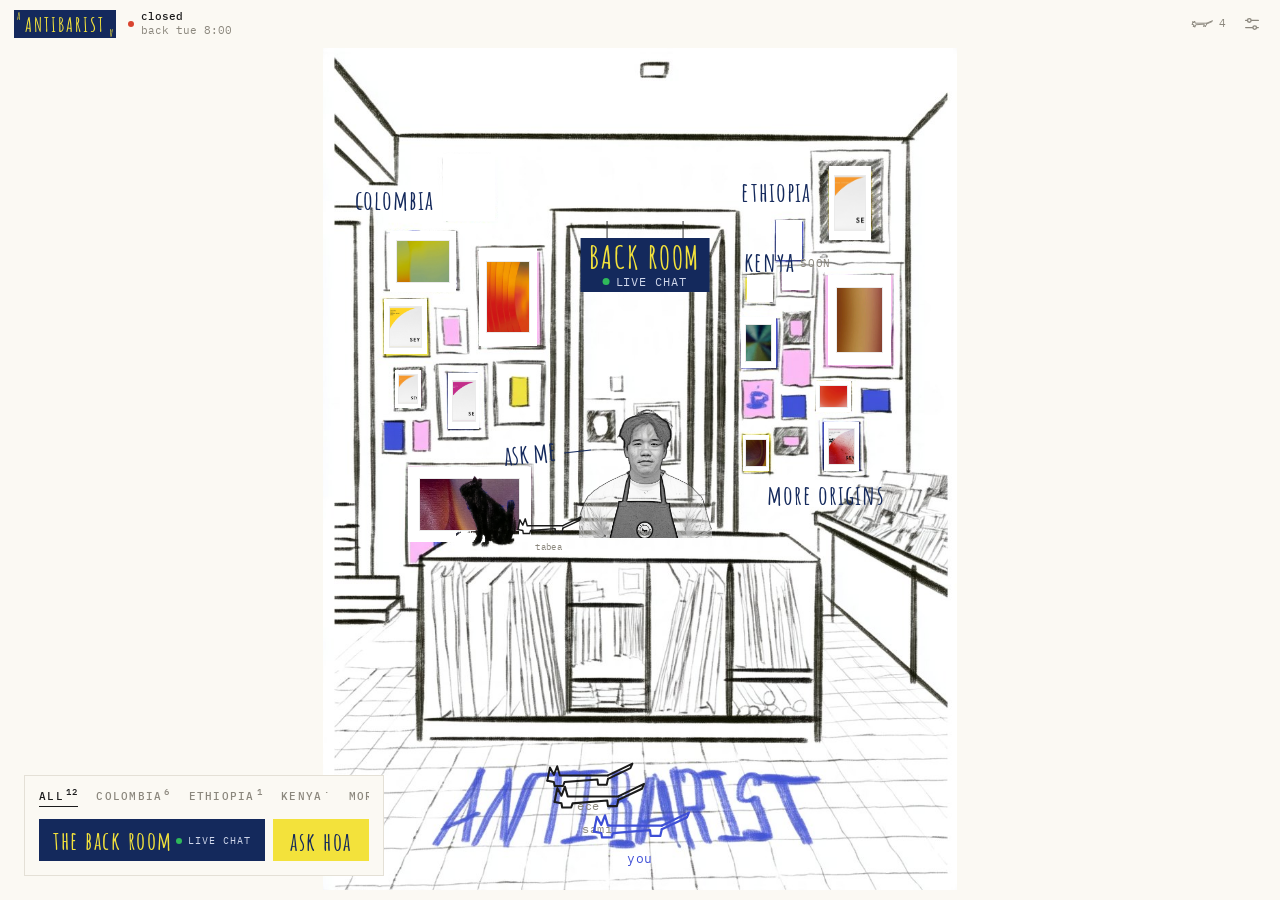
<file: index-pencil.html>
<!DOCTYPE html>
<html lang="en">
<head>
<meta charset="utf-8">
<meta name="viewport" content="width=device-width, initial-scale=1, viewport-fit=cover">
<meta name="theme-color" content="#fbf9f3">
<title>Antibarist · prototype v3</title>
<link rel="preconnect" href="https://fonts.googleapis.com">
<link rel="preconnect" href="https://fonts.gstatic.com" crossorigin>
<link href="https://fonts.googleapis.com/css2?family=Amatic+SC:wght@700&family=IBM+Plex+Mono:wght@400;500&display=swap" rel="stylesheet">
<style>
:root{
  --paper:#fbf9f3; --ink:#1b1b1b; --mute:#8b877d; --line:#e4e0d6;
  --navy:#14295c; --yellow:#f3e23b;
  --title:'Amatic SC',cursive; --mono:'IBM Plex Mono',ui-monospace,monospace;
  --top:48px; --dock:104px;
  --sat:env(safe-area-inset-top,0px); --sab:env(safe-area-inset-bottom,0px);
}
*{box-sizing:border-box;margin:0;padding:0;-webkit-tap-highlight-color:transparent}
html,body{height:100%;background:var(--paper);color:var(--ink);font:400 13px/1.55 var(--mono);overflow:hidden;overscroll-behavior:none}
button{font:inherit;color:inherit;background:none;border:0;cursor:pointer;text-align:inherit}
a{color:inherit}
img{display:block}
.k{font:500 10.5px/1.3 var(--mono);text-transform:uppercase;letter-spacing:.12em;color:var(--mute)}

/* top */
.top{position:fixed;inset:0 0 auto 0;height:calc(var(--top) + var(--sat));padding:var(--sat) 14px 0;display:flex;align-items:center;gap:12px;z-index:40;background:var(--paper)}
.logo{background:var(--navy);color:var(--yellow);font:700 20px/1 var(--title);letter-spacing:2px;padding:5px 11px 3px;position:relative;flex:none}
.logo i{font-style:normal;font-size:10px;position:absolute;left:3px;top:1px}
.logo i+i{left:auto;top:auto;right:3px;bottom:0;transform:rotate(180deg)}
.status{white-space:nowrap;font-size:11px;line-height:1.25;color:var(--mute);display:flex;align-items:center;gap:7px}
.status .d{width:6px;height:6px;border-radius:50%;background:#2fb95a;flex:none}
body.closed .status .d{background:#d9442f}
.status b{font-weight:500;color:var(--ink);display:block}
.sp{flex:1}
.here{font-size:11px;color:var(--mute);display:flex;align-items:center;gap:6px}
.here svg{width:22px;height:11px}
.tune{width:28px;height:28px;display:grid;place-items:center}

/* stage */
.stage{position:fixed;left:0;right:0;top:calc(var(--top) + var(--sat));bottom:calc(var(--dock) + var(--sab));overflow-x:auto;overflow-y:hidden;scrollbar-width:none}
.stage::-webkit-scrollbar{display:none}
.room{position:relative;height:100%;aspect-ratio:928/1232;margin:0 auto;font-size:var(--u,5px)}
.room>img.bg{position:absolute;inset:0;width:100%;height:100%;user-select:none;-webkit-user-drag:none;pointer-events:none}
.night{position:absolute;inset:0;background:var(--navy);mix-blend-mode:multiply;opacity:0;transition:opacity .8s;pointer-events:none;z-index:30}
body.closed .night{opacity:0}

/* framed prints: white passe-partout + clean art */
.fr{position:absolute;background:#fff;cursor:pointer;transition:opacity .3s,filter .3s}
.fr .art{position:absolute;inset:14%;background-size:cover;background-position:center;box-shadow:0 0 0 1px rgba(0,0,0,.08)}
.fr.wide .art{inset:16% 10%}
.fr.empty{cursor:default}
.fr.empty .art{display:none}
.room.filtering .fr:not(.on){filter:grayscale(1);opacity:.25}
.wall-label{position:absolute;z-index:6;font:700 4.2em/1 var(--title);color:var(--navy);letter-spacing:.04em;pointer-events:none;transition:opacity .3s;white-space:nowrap}
.wall-label small{font:400 .42em var(--mono);color:var(--mute);letter-spacing:.08em;margin-left:.4em;vertical-align:middle;text-transform:uppercase}
.room.filtering .wall-label:not(.on){opacity:.2}

/* back room sign */
.door{position:absolute;cursor:pointer;z-index:8}
.sign{position:absolute;left:50%;top:9%;transform:translateX(-50%);background:var(--navy);color:var(--yellow);padding:.7em 1.4em .6em;text-align:center;white-space:nowrap}
.sign::before,.sign::after{content:"";position:absolute;top:-2.6em;height:2.6em;width:1px;background:#333;left:20%}
.sign::after{left:auto;right:20%}
.sign b{display:block;font:700 5em/.95 var(--title);letter-spacing:.06em}
.sign span{display:flex;align-items:center;justify-content:center;gap:.5em;font:400 1.9em/1 var(--mono);color:#cfd6ea;letter-spacing:.08em;text-transform:uppercase;margin-top:.3em}
.sign span i{width:.6em;height:.6em;border-radius:50%;background:#2fb95a}

/* hoa behind the counter */
.hoa{position:absolute;left:40.4%;top:41.6%;width:21%;height:17.2%;overflow:hidden;cursor:pointer;z-index:7}
.hoa img{width:100%;height:auto}
.askme{position:absolute;left:28.6%;top:46.6%;z-index:9;font:700 4.2em/1 var(--title);color:var(--navy);pointer-events:none;transform:rotate(-6deg)}
.askme::after{content:"";position:absolute;right:-1.3em;top:.6em;width:1em;border-top:1px solid var(--navy)}

.hs{position:absolute;cursor:pointer}
.meow{position:absolute;left:20.91%;top:50.49%;width:10.02%;height:8.36%;cursor:pointer;z-index:12;transform-origin:50% 100%;animation:breathe 3.6s ease-in-out infinite}
.meow img{width:100%;height:100%}
@keyframes breathe{50%{transform:scaleY(1.02)}}

/* cats */
.cat{position:absolute;transform-origin:50% 100%;z-index:15;cursor:pointer}
.cat svg{width:100%;height:auto;overflow:visible}
.cat svg path{fill:none;stroke:#1b1b1b;stroke-width:3;stroke-linecap:round;stroke-linejoin:round}
.cat.you svg path{stroke:#3e4fd6}
.cat .flip{transform-box:fill-box;transform-origin:center}
.cat.right .flip{transform:scaleX(-1)}
.cat .lb,.cat .ls{display:none}
.cat.walk .la{animation:la .38s steps(1) infinite}
.cat.walk .lb{display:inline;animation:lb .38s steps(1) infinite}
@keyframes la{50%{opacity:0}}
@keyframes lb{0%{opacity:0}50%{opacity:1}}
.cat.sit .la{display:none}.cat.sit .ls{display:inline}
.cat .tail{transform-box:view-box;transform-origin:100px 31px;animation:tail 2.4s ease-in-out infinite}
@keyframes tail{50%{transform:rotate(-8deg)}}
.cat .nm{position:absolute;left:50%;top:100%;transform:translateX(-50%);font:400 1.9em/1 var(--mono);color:var(--mute);white-space:nowrap;letter-spacing:.04em}
.cat.you .nm{color:#3e4fd6}

.pop{position:absolute;z-index:35;background:var(--paper);border:1px solid var(--ink);padding:2.4em 2.8em 2.6em;width:46em;transform:translate(-50%,-100%)}
.pop .t{font:700 5.4em/1 var(--title)}
.pop p{font:400 2.4em/1.45 var(--mono);color:var(--mute);margin:.3em 0 .9em}
.pop input{font:400 2.6em var(--mono);border:0;border-bottom:1px solid var(--ink);width:100%;padding:.3em 0;margin-bottom:.8em;background:transparent;outline:0}
.pop .act{font:500 2.3em/1 var(--mono);text-transform:uppercase;letter-spacing:.1em;background:var(--navy);color:var(--yellow);padding:.8em 1.2em}

/* dock */
.dock{position:fixed;left:0;right:0;bottom:0;height:calc(var(--dock) + var(--sab));padding:0 14px calc(12px + var(--sab));z-index:40;background:var(--paper);border-top:1px solid var(--line);display:flex;flex-direction:column;justify-content:space-between}
.regions{display:flex;gap:18px;overflow-x:auto;scrollbar-width:none;padding:11px 0 0}
.regions::-webkit-scrollbar{display:none}
.rg{flex:none;font:500 10.5px/1 var(--mono);text-transform:uppercase;letter-spacing:.12em;color:var(--mute);padding-bottom:5px;border-bottom:1px solid transparent}
.rg.on{color:var(--ink);border-color:var(--ink)}
.rg sup{font-size:9px;margin-left:2px}
.dock-row{display:flex;gap:8px}
.btn-room{flex:1;background:var(--navy);color:var(--yellow);display:flex;align-items:center;justify-content:space-between;padding:9px 14px 8px}
.btn-room b{font:700 25px/1 var(--title);letter-spacing:.06em}
.btn-room span{font:400 10px/1 var(--mono);color:#cfd6ea;text-transform:uppercase;letter-spacing:.1em;display:flex;align-items:center;gap:6px}
.btn-room span i{width:6px;height:6px;border-radius:50%;background:#2fb95a}
.btn-room em{font-style:normal;background:#d9442f;color:#fff;font-size:10px;padding:2px 6px;border-radius:8px;display:none}
.btn-room em.on{display:inline}
.btn-ask{width:96px;background:var(--yellow);color:var(--navy);font:700 25px/1 var(--title);letter-spacing:.06em;text-align:center;padding-top:3px}

/* sheet */
.scrim{position:fixed;inset:0;background:rgba(27,27,27,.12);opacity:0;pointer-events:none;transition:opacity .3s;z-index:55}
.scrim.on{opacity:1;pointer-events:auto}
.sheet{position:fixed;left:0;right:0;bottom:0;height:88dvh;background:var(--paper);z-index:60;border-top:1px solid var(--ink);transform:translateY(102%);transition:transform .4s cubic-bezier(.3,.9,.3,1);display:flex;flex-direction:column}
.sheet.open{transform:none}
.sheet.short{height:auto;max-height:88dvh}
.grab{flex:none;height:22px;display:flex;justify-content:center;align-items:center;touch-action:none;cursor:grab}
.grab i{width:34px;height:3px;background:var(--line);border-radius:2px}
.shead{flex:none;display:flex;align-items:flex-start;padding:2px 18px 14px;gap:12px}
.shead .t{flex:1;min-width:0}
.shead h2{font:700 44px/.95 var(--title);letter-spacing:.02em;margin-top:6px}
.shead .sub{color:var(--mute);margin-top:4px;font-size:12px}
.x{font:500 10.5px var(--mono);text-transform:uppercase;letter-spacing:.12em;color:var(--mute);padding:6px 0 6px 10px}
.sbody{flex:1;overflow-y:auto;padding:0 18px calc(28px + var(--sab))}
.sbody p{margin-bottom:12px}
.rule{height:1px;background:var(--line);margin:18px 0}
.labelimg{margin:0 0 18px;background:#fff;padding:22px}
.labelimg img{width:72%;margin:0 auto}
.rows div{display:flex;justify-content:space-between;gap:14px;padding:9px 0;border-bottom:1px solid var(--line)}
.rows dt{font:500 10.5px var(--mono);text-transform:uppercase;letter-spacing:.12em;color:var(--mute);padding-top:2px}
.rows dd{text-align:right}
.tbc{color:#c0392b}
.char{font:700 30px/1.1 var(--title);letter-spacing:.03em;margin:4px 0 16px}
.quote{font:700 26px/1.15 var(--title);letter-spacing:.02em;margin:6px 0 16px}
.quote+.k{margin-top:-8px}
.recipe{display:grid;grid-template-columns:repeat(4,1fr);margin:8px 0 6px;border-top:1px solid var(--line);border-bottom:1px solid var(--line)}
.recipe div{padding:10px 0 9px;font:500 9.5px var(--mono);text-transform:uppercase;letter-spacing:.1em;color:var(--mute);text-align:center}
.recipe div+div{border-left:1px solid var(--line)}
.recipe b{display:block;font:700 30px/1.05 var(--title);color:var(--ink);letter-spacing:0}
.note-ph{font-size:10.5px;color:var(--mute);margin:8px 0 20px}
.primary{display:block;width:100%;background:var(--navy);color:var(--yellow);font:500 11.5px/1 var(--mono);text-transform:uppercase;letter-spacing:.14em;padding:16px;text-align:center;text-decoration:none}
.link{display:inline-block;font:500 11px/1 var(--mono);text-transform:uppercase;letter-spacing:.12em;border-bottom:1px solid currentColor;padding:14px 0 3px;margin-top:4px;text-decoration:none}
.acts{display:flex;flex-direction:column;align-items:flex-start;gap:4px}
.acts .primary{margin-bottom:6px}

/* crate */
.filters{display:flex;gap:16px;margin:0 0 16px;overflow-x:auto;scrollbar-width:none}
.crate{display:grid;grid-template-columns:1fr 1fr;gap:22px 14px}
.card .im{aspect-ratio:1;background:#fff center/cover;margin-bottom:8px;box-shadow:inset 0 0 0 12px #fff,0 0 0 1px var(--line)}
.card b{display:block;font:700 22px/1 var(--title);letter-spacing:.02em}
.card span{font-size:10.5px;color:var(--mute)}

/* events */
.ev{padding:4px 0 18px;border-bottom:1px solid var(--line);margin-bottom:18px}
.ev h4{font:700 32px/.95 var(--title);margin:8px 0 8px;letter-spacing:.02em}
.hours{width:100%;border-collapse:collapse;margin-bottom:14px}
.hours td{padding:8px 0;border-bottom:1px solid var(--line)}
.hours td:last-child{text-align:right}
.hours tr.today td{color:var(--navy);font-weight:500}

/* chat */
.topics{flex:none;display:flex;gap:16px;overflow-x:auto;padding:0 18px;border-bottom:1px solid var(--line);scrollbar-width:none}
.topics::-webkit-scrollbar{display:none}
.topic{flex:none;font:500 10.5px/1 var(--mono);text-transform:uppercase;letter-spacing:.12em;color:var(--mute);padding:4px 0 10px;border-bottom:1px solid transparent;margin-bottom:-1px;white-space:nowrap}
.topic.on{color:var(--ink);border-color:var(--ink)}
.chat{flex:1;overflow-y:auto;padding:16px 18px;display:flex;flex-direction:column;gap:16px}
.m{max-width:86%}
.m .who{font:500 10px var(--mono);text-transform:uppercase;letter-spacing:.12em;color:var(--mute);margin-bottom:2px}
.m.h{padding-left:10px;border-left:2px solid var(--yellow)}
.m.h .who{color:var(--navy)}
.m.me{align-self:flex-end;text-align:right}
.m.me .who{color:#3e4fd6}
.sys{font-size:10.5px;color:var(--mute);border-bottom:1px solid var(--line);padding-bottom:12px}
.typing{font-size:11px;color:var(--mute)}
.compose{flex:none;display:flex;gap:12px;padding:10px 18px calc(12px + var(--sab));border-top:1px solid var(--line);align-items:center}
.compose input{flex:1;min-width:0;border:0;background:transparent;font:400 14px var(--mono);outline:0;padding:10px 0}
.compose button{font:500 11px var(--mono);text-transform:uppercase;letter-spacing:.12em;color:var(--navy)}
.locked{padding:40px 0;text-align:center}
.locked .quote{margin-bottom:8px}

/* ask hoa */
.hoa-head{display:flex;align-items:center;gap:12px;margin-bottom:16px}
.hoa-head img{width:54px;height:54px;object-fit:cover;object-position:50% 12%;border-radius:50%;background:#fff;border:1px solid var(--line)}
.prog{display:flex;gap:4px;margin-bottom:18px}
.prog i{flex:1;height:2px;background:var(--line)}.prog i.on{background:var(--navy)}
.say{font:700 36px/1.02 var(--title);letter-spacing:.02em;margin-bottom:18px}
.opts button{display:flex;justify-content:space-between;align-items:center;width:100%;padding:15px 0;border-bottom:1px solid var(--line);font-size:13.5px}
.opts button:first-child{border-top:1px solid var(--line)}
.opts button::after{content:"→";color:var(--mute)}
.opts button:active{background:#f1eee5}
.pick{display:flex;gap:14px;align-items:center;padding:12px 0;border-bottom:1px solid var(--line);width:100%}
.pick .im{width:64px;height:64px;flex:none;background:#fff center/cover;box-shadow:inset 0 0 0 6px #fff,0 0 0 1px var(--line)}
.pick b{font:700 24px/1 var(--title);display:block;letter-spacing:.02em}
.pick span{font-size:11px;color:var(--mute)}

/* toast, demo */
.toast{position:fixed;left:14px;right:14px;top:calc(var(--top) + var(--sat) + 6px);z-index:90;background:var(--ink);color:var(--paper);font-size:11.5px;padding:10px 14px;opacity:0;transform:translateY(-6px);transition:.25s;pointer-events:none;text-align:center}
.toast.on{opacity:1;transform:none}
.demo{position:fixed;right:10px;top:calc(var(--top) + var(--sat) + 4px);z-index:45;background:var(--paper);border:1px solid var(--ink);padding:10px 14px;display:none;flex-direction:column;width:240px}
.demo.on{display:flex}
.demo button{padding:9px 0;border-bottom:1px solid var(--line);font-size:12px}
.demo button:last-child{border:0}

@media (min-width:900px){
  :root{--dock:0px}
  .stage{bottom:0;overflow:hidden}
  .room{height:calc(100% - 10px)}
  .dock{left:24px;right:auto;bottom:24px;width:360px;height:auto;border:1px solid var(--line);padding:0 14px 14px;gap:12px}
  .sheet{left:auto;right:0;top:calc(var(--top) + var(--sat));bottom:0;width:420px;height:auto;max-height:none;border-top:0;border-left:1px solid var(--ink);transform:translateX(102%)}
  .sheet.open{transform:none}
  .grab{display:none}
  .shead{padding-top:20px}
  .scrim{background:transparent}
}
</style>
</head>
<body>

<header class="top">
  <div class="logo"><i>A</i>ANTIBARIST<i>A</i></div>
  <div class="status"><span class="d"></span><div id="statusTxt"></div></div>
  <div class="sp"></div>
  <button class="here" id="hereBtn" aria-label="people here now"><svg viewBox="0 0 140 60"><path d="M8 36 L12 16 L18 27 L23 14 L27 28 L100 28 M100 28 L137 12 L134 18 L100 33 M8 36 L18 38 L14 52 L22 44 L24 54 L30 38 L84 34 L80 50 L88 42 L90 52 L100 33" fill="none" stroke="#8b877d" stroke-width="6" stroke-linecap="round" stroke-linejoin="round"/></svg><span id="hereN">0</span></button>
  <button class="tune" id="demoBtn" aria-label="demo controls"><svg width="18" height="18" viewBox="0 0 20 20" fill="none" stroke="#8b877d" stroke-width="1.5" stroke-linecap="round"><path d="M3 6h14M3 14h14"/><circle cx="7" cy="6" r="2" fill="#fbf9f3"/><circle cx="13" cy="14" r="2" fill="#fbf9f3"/></svg></button>
</header>

<div class="demo" id="demo">
  <span class="k" style="margin-bottom:4px">demo controls</span>
  <button data-d="in">someone opens the site</button>
  <button data-d="out">someone leaves</button>
  <button data-d="msg">fake Telegram message</button>
  <button data-d="open">switch open / closed</button>
</div>

<main class="stage" id="stage">
  <div class="room" id="room">
    <img class="bg" src="img/room.jpg" alt="Pencil drawing of the Antibarist shop with framed coffees on the wall">
    <div class="night"></div>
  </div>
</main>

<nav class="dock">
  <div class="regions" id="regions"></div>
  <div class="dock-row">
    <button class="btn-room" id="roomBtn"><b>the back room</b><span><i></i><em id="unread"></em>live chat</span></button>
    <button class="btn-ask" id="askBtn">ask hoa</button>
  </div>
</nav>

<div class="scrim" id="scrim"></div>
<aside class="sheet" id="sheet" aria-hidden="true">
  <div class="grab" id="grab"><i></i></div>
  <div class="shead"><div class="t" id="shead"></div><button class="x" id="sclose">close</button></div>
  <div id="sslot" style="flex:1;min-height:0;display:flex;flex-direction:column"></div>
</aside>
<div class="toast" id="toast"></div>

<script>
const $=id=>document.getElementById(id);
const room=$('room'),stage=$('stage'),sheet=$('sheet'),sslot=$('sslot');
const esc=s=>String(s).replace(/[&<>"]/g,c=>({'&':'&amp;','<':'&lt;','>':'&gt;','"':'&quot;'}[c]));
const pick=a=>a[Math.floor(Math.random()*a.length)];

/* ================= DATA ================= */
// labels Hoa sent. origin:null = still to confirm. tags are for "ask hoa" (from the label words, or from the variety when the label has none)
const COFFEES={
  granja:{farm:'Granja Paraíso 92',producer:'Wilton Benitez',variety:'Orange Bourbon',process:'Fermentation washed',character:['silky','velvety','sirupy'],roaster:'liquid dream.',origin:'Colombia',region:'colombia'},
  nogales:{farm:'Los Nogales',producer:'Oscar Hernández',variety:'Bourbon Pimienta',process:'Anaerobic washed',character:['sparkling','juicy','complex'],roaster:'liquid dream.',origin:'Colombia',region:'colombia'},
  latorre:{farm:'La Torre',producer:'Marleny Imbachi',variety:'Gesha',process:'Washed',character:['juicy','delicate','floral'],roaster:'liquid dream.',origin:null,region:'colombia'},
  girasol:{farm:'El Girasol',producer:'Nicolas Medina',variety:'Pink Bourbon',process:'Washed',character:[],roaster:'SEY',origin:'Colombia',region:'colombia'},
  casita:{farm:'La Casita · Curtain Call',producer:'David Berrio',variety:'Chiroso',process:'Washed',character:[],roaster:'SEY',origin:'Colombia',region:'colombia'},
  diamante:{farm:'El Diamante · Surprise Encore',producer:'Duber Mejia',variety:'Chiroso',process:'Washed',character:[],roaster:'SEY',origin:'Colombia',region:'colombia'},
  geshe:{farm:'Geshe',producer:'',variety:'Ethiopian Landrace',process:'White honey',character:[],roaster:'SEY',origin:'Ethiopia',region:'ethiopia'},
  jaime:{farm:'Las Flores',producer:'Jaime Sánchez',variety:'Gesha',process:'Washed',character:['crisp','floral','vibrant'],roaster:'liquid dream.',origin:null,region:'more'},
  fernando:{farm:'Las Flores',producer:'Fernando Melgar',variety:'Gesha',process:'Natural',character:['velvety','smooth','floral'],roaster:'liquid dream.',origin:null,region:'more'},
  mazateca:{farm:'Mazateca',producer:'Renato Martínez',variety:'Typica',process:'Washed',character:['juicy','winey','velvety'],roaster:'liquid dream.',origin:null,region:'more'},
  romerillo:{farm:'El Romerillo',producer:'Clever Acosta',variety:'Sidra',process:'Washed',character:['crisp','elegant','floral'],roaster:'liquid dream.',origin:null,region:'more'},
  panama:{farm:'Digna Nuñez x Lost Origin',producer:'Digna Nuñez',variety:'Gesha',process:'Washed',character:[],roaster:'SEY',origin:'Panama',region:'more'}
};
const REGIONS=[['all','all'],['colombia','colombia'],['ethiopia','ethiopia'],['kenya','kenya'],['more','more origins']];
const SLOTS=[
  {c:'granja',l:24.6,t:23.8,w:9.2,h:11.6},
  {c:'girasol',l:9.6,t:29.8,w:6.8,h:6.6},
  {c:'latorre',l:10.6,t:21.7,w:10.4,h:7.3,wide:1},
  {c:'diamante',l:11.4,t:38.2,w:4,h:4.6},
  {c:'casita',l:19.8,t:38.6,w:4.8,h:6.6},
  {c:'nogales',l:13.4,t:49.8,w:19.4,h:8.9,wide:1},
  {e:'colombia',l:19,t:12.6,w:8.2,h:8},
  {c:'geshe',l:79.8,t:14,w:6.6,h:8.8},
  {e:'ethiopia',l:71.4,t:20.4,w:4.2,h:4.8},
  {e:'kenya',l:66.8,t:27,w:4.2,h:3.2},
  {e:'kenya',l:72.4,t:26,w:4.6,h:2.8},
  {c:'jaime',l:79.6,t:27,w:10,h:10.6},
  {c:'romerillo',l:66,t:32,w:5.4,h:6},
  {c:'fernando',l:77.8,t:39.6,w:5.4,h:3.6,wide:1},
  {c:'mazateca',l:66.2,t:46,w:4.2,h:4.2},
  {c:'panama',l:79,t:44.4,w:5.6,h:5.8}
];
const LABELS=[{r:'colombia',t:'colombia',l:5,t2:16.5},{r:'ethiopia',t:'ethiopia',l:66,t2:15.6},{r:'kenya',t:'kenya',s:'soon',l:66.4,t2:23.9},{r:'more',t:'more origins',l:70,t2:51.6}];
const NAMES=['mila','jonas','ece','luca','noor','sami','kai','yuki','ben','tabea'];
const FROM=['Neukölln','Kreuzberg','Wedding','Hamburg','Milano','Lisbon','Friedrichshain','Moabit'];

/* ================= HELPERS ================= */
function toast(t,ms=2600){const el=$('toast');el.textContent=t;el.classList.add('on');clearTimeout(toast.t);toast.t=setTimeout(()=>el.classList.remove('on'),ms)}
const isDesk=()=>innerWidth>=900;
function setUnit(){room.style.setProperty('--u',room.offsetWidth/100+'px')}
const pos=(el,s)=>Object.assign(el.style,{left:s.l+'%',top:s.t+'%',width:s.w+'%',height:s.h+'%'});
const mk=(cls,html)=>{const e=document.createElement(cls[0]==='b'?'button':'div');e.className=cls.slice(2);if(html)e.innerHTML=html;return e};

/* ================= WALL ================= */
SLOTS.forEach(s=>{
  const el=document.createElement(s.c?'button':'div');
  el.className='fr'+(s.e?' empty':'')+(s.wide?' wide':'');pos(el,s);
  el.dataset.r=s.c?COFFEES[s.c].region:s.e;
  el.innerHTML=`<div class="art" ${s.c?`style="background-image:url(img/${s.c}-art.jpg)"`:''}></div>`;
  if(s.c){el.setAttribute('aria-label',COFFEES[s.c].farm);el.onclick=e=>{e.stopPropagation();openCoffee(s.c)}}
  room.appendChild(el);
});
LABELS.forEach(l=>{const d=document.createElement('div');d.className='wall-label';d.dataset.r=l.r;d.style.left=l.l+'%';d.style.top=l.t2+'%';d.innerHTML=l.t+(l.s?`<small>${l.s}</small>`:'');room.appendChild(d)});

const door=document.createElement('button');door.className='door';pos(door,{l:40,t:20.5,w:21.5,h:22.5});
door.innerHTML=`<div class="sign"><b>BACK ROOM</b><span><i></i>live chat</span></div>`;door.onclick=e=>{e.stopPropagation();openChat()};room.appendChild(door);

const hoa=document.createElement('button');hoa.className='hoa';hoa.innerHTML='<img src="img/hoa.png" alt="Hoa behind the counter">';
hoa.onclick=e=>{e.stopPropagation();openAsk()};room.appendChild(hoa);
const askme=document.createElement('div');askme.className='askme';askme.textContent='ask me';room.appendChild(askme);

[{l:16,t:59.5,w:62,h:20,fn:()=>openCrate()},{l:77.5,t:54,w:21,h:12,fn:()=>openEvents()},{l:17,t:84,w:60,h:11.5,fn:()=>openAbout()},{l:49.4,t:1.2,w:4.2,h:2.6,fn:()=>toggleOpen()}]
 .forEach(h=>{const b=document.createElement('button');b.className='hs';pos(b,h);b.onclick=e=>{e.stopPropagation();h.fn()};room.appendChild(b)});

const meow=document.createElement('button');meow.className='meow';meow.innerHTML='<img src="img/meow.png" alt="">';room.appendChild(meow);
meow.onclick=e=>{e.stopPropagation();showPop(meow,`<div class="t">meow-meow</div><p>lives here. sleeps on the crate. the tip jar is hers.</p><button class="act" id="treat">give a treat</button>`,()=>{$('treat').onclick=()=>{closePop();toast('thank you · in the real version this is a €1 tip for Hoa')}})};

/* ================= REGIONS ================= */
let region='all';
function renderRegions(){
  const n=r=>r==='all'?Object.keys(COFFEES).length:Object.values(COFFEES).filter(c=>c.region===r).length;
  $('regions').innerHTML=REGIONS.map(([r,t])=>`<button class="rg ${region===r?'on':''}" data-r="${r}">${t}<sup>${n(r)||'·'}</sup></button>`).join('');
  $('regions').querySelectorAll('.rg').forEach(b=>b.onclick=()=>setRegion(b.dataset.r));
}
function setRegion(r){
  region=(region===r&&r!=='all')?'all':r;
  room.classList.toggle('filtering',region!=='all');
  room.querySelectorAll('.fr,.wall-label').forEach(f=>f.classList.toggle('on',f.dataset.r===region));
  renderRegions();
  const max=stage.scrollWidth-stage.clientWidth;
  if(region==='colombia')stage.scrollTo({left:0,behavior:'smooth'});
  else if(region!=='all')stage.scrollTo({left:max,behavior:'smooth'});
  if(region==='kenya')toast('no kenya on the wall right now. Hoa posts new coffees in the back room first.');
}

/* ================= SHEET ================= */
let sheetName=null;
function openSheet(head,body,o={}){
  $('shead').innerHTML=head;sslot.innerHTML=body;
  sheet.classList.toggle('short',!!o.short);
  sheet.classList.add('open');sheet.setAttribute('aria-hidden','false');$('scrim').classList.add('on');
  sheetName=o.name||null;closePop();
}
function closeSheet(){sheet.classList.remove('open');sheet.setAttribute('aria-hidden','true');$('scrim').classList.remove('on');sheetName=null}
$('sclose').onclick=closeSheet;$('scrim').onclick=closeSheet;
addEventListener('keydown',e=>{if(e.key==='Escape'){closeSheet();closePop()}});
(()=>{let y0=null,dy=0;const g=$('grab');
 g.addEventListener('pointerdown',e=>{y0=e.clientY;dy=0;g.setPointerCapture(e.pointerId);sheet.style.transition='none'});
 g.addEventListener('pointermove',e=>{if(y0===null)return;dy=Math.max(0,e.clientY-y0);sheet.style.transform=`translateY(${dy}px)`});
 g.addEventListener('pointerup',()=>{sheet.style.transition='';sheet.style.transform='';if(dy>80)closeSheet();y0=null});
})();
const head=(k,t,sub)=>`<div class="k">${k}</div><h2>${t}</h2>${sub?`<div class="sub">${sub}</div>`:''}`;

/* ================= COFFEE ================= */
let bag=0;
function openCoffee(id){
  const c=COFFEES[id];
  const body=`<div class="sbody">
    <div class="labelimg"><img src="img/${id}-label.jpg" alt="${esc(c.roaster)} label"></div>
    ${c.character.length?`<div class="char">${c.character.join(' · ')}</div>`:''}
    <dl class="rows">
      <div><dt>roaster</dt><dd>${esc(c.roaster)}</dd></div>
      <div><dt>origin</dt><dd>${c.origin||'<span class="tbc">to confirm</span>'}</dd></div>
      <div><dt>variety</dt><dd>${esc(c.variety)}</dd></div>
      <div><dt>process</dt><dd>${esc(c.process)}</dd></div>
    </dl>
    <div class="rule"></div>
    <div class="k" style="margin-bottom:6px">Hoa's note</div>
    <div class="quote">"${c.variety.includes('Gesha')?'light and flowery. drink it black and let it cool a bit.':/anaerobic|ferment/i.test(c.process)?'a wild one. try it as filter first.':'clean and sweet. a good place to start.'}"</div>
    <div class="k" style="margin:4px 0 0">how he brews it</div>
    <div class="recipe"><div><b>15g</b>coffee</div><div><b>250g</b>water</div><div><b>93°</b>temp</div><div><b>2:45</b>time</div></div>
    <p class="note-ph">note, recipe and price are placeholders for Hoa to fill in</p>
    <div class="acts"><button class="primary" id="addBag">add to bag</button><button class="link" id="askHoa">ask Hoa about this coffee</button></div>
  </div>`;
  openSheet(head((c.origin||'origin to confirm')+' · '+c.roaster,esc(c.farm),c.producer?esc(c.producer):''),body,{name:'coffee'});
  $('addBag').onclick=()=>{bag++;toast(`added (${bag}) · checkout comes in a later version`)};
  $('askHoa').onclick=()=>openChat(`hey Hoa, how do you brew the ${c.farm}?`);
}

/* ================= CRATE ================= */
function openCrate(f='all'){
  const ids=Object.keys(COFFEES).filter(id=>f==='all'||COFFEES[id].region===f);
  const body=`<div class="sbody"><div class="filters">${REGIONS.filter(r=>r[0]!=='kenya').map(([r,t])=>`<button class="rg ${f===r?'on':''}" data-f="${r}">${t}</button>`).join('')}</div>
    <div class="crate">${ids.map(id=>{const c=COFFEES[id];return `<button class="card" data-id="${id}"><div class="im" style="background-image:url(img/${id}-art.jpg)"></div><b>${esc(c.farm)}</b><span>${esc(c.origin||'origin tbc')} · ${esc(c.roaster)}</span></button>`}).join('')}</div></div>`;
  openSheet(head('the crate','everything on the wall',`${Object.keys(COFFEES).length} coffees`),body);
  sslot.querySelectorAll('[data-f]').forEach(b=>b.onclick=()=>openCrate(b.dataset.f));
  sslot.querySelectorAll('.card').forEach(b=>b.onclick=()=>openCoffee(b.dataset.id));
}

/* ================= EVENTS / ABOUT ================= */
const HOURS=[['Mon','closed'],['Tue','8 - 16'],['Wed','8 - 16'],['Thu','8 - 16'],['Fri','8 - 16'],['Sat','9 - 17'],['Sun','closed']];
function openEvents(){
  const idx=(berlin().day+6)%7;
  const body=`<div class="sbody">
   <div class="ev"><div class="k">sat 14 nov · 12 - 18 · the playce at studio 5</div><h4>Antibarist x Luko<br>brew your own cup</h4><p>the biggest coffee selection in Berlin. pick a bean, pick a brewer, make your own cup.</p><button class="link" onclick="toast('saved · in the real version this goes to your calendar')">I'm coming</button></div>
   <div class="ev"><div class="k">every few weeks</div><h4>cupping club</h4><p>5 to 8 coffees side by side, no experience needed. the next date is posted in the back room.</p></div>
   <div class="k" style="margin-bottom:4px">opening hours · Frameworks Berlin, Kreuzberg</div>
   <table class="hours">${HOURS.map((d,i)=>`<tr class="${i===idx?'today':''}"><td>${d[0]}${i===idx?' · today':''}</td><td>${d[1]}</td></tr>`).join('')}</table></div>`;
  openSheet(head('the counter',"what's on"),body);
}
function openAbout(){
  const body=`<div class="sbody">
   <div class="quote">"What is good coffee? This question has been following me since my early days."</div>
   <div class="k">Hoa</div>
   <div class="rule"></div>
   <p>Hoa started at a place where nobody cared about the coffee. The service was warm, the coffee was not. So he did his own research, visited the coffee shops people recommended, and made up his own mind.</p>
   <p>Antibarist is the result: a specialty coffee popup inside Frameworks Berlin, a framing shop in Kreuzberg. A space to share what he finds with others, over coffee.</p>
   <div class="rule"></div>
   <p style="color:var(--mute)">the black cat is meow-meow, she lives here. every line cat is a real person on this site right now. the blue one is you.</p>
   <div class="acts" style="margin-top:14px"><a class="primary" href="https://t.me/antibarist" target="_blank" rel="noopener">join on telegram</a></div></div>`;
  openSheet(head('about','not your typical barista'),body);
}

/* ================= ASK HOA ================= */
const Q=[
  {q:'how do you make coffee at home?',a:[['espresso machine','esp'],['filter: V60, Chemex, AeroPress','fil'],['moka pot','moka'],["I don't. I come here.",'any']]},
  {q:'what do you want to taste?',a:[['fruit. berries, citrus, juice','fruit'],['flowers. jasmine, tea','floral'],['sweet. chocolate, caramel','sweet'],['surprise me','any']]},
  {q:'how wild can it be?',a:[['keep it clean and classic','clean'],['a little funky is fine','funky1'],['the weirder the better','funky2']]},
  {q:'light like tea, or heavy and syrupy?',a:[['light','light'],['somewhere in between','mid'],['heavy','heavy']]}
];
function tags(c){
  const t=new Set(),w=c.character.join(' ');
  if(/juicy|vibrant|sparkling|winey|crisp/.test(w))t.add('fruit');
  if(/floral|delicate|elegant/.test(w))t.add('floral');
  if(/silky|velvety|smooth|sirupy/.test(w))t.add('sweet');
  if(/crisp|delicate|elegant|vibrant/.test(w))t.add('light');
  if(/sirupy|silky|winey|complex/.test(w))t.add('heavy');
  if(!c.character.length){ // no words on the label: go by variety
    if(/Gesha|Chiroso|Landrace/.test(c.variety)){t.add('floral');t.add('light')}
    if(/Pink Bourbon|Chiroso|Landrace/.test(c.variety))t.add('fruit');
  }
  const p=c.process.toLowerCase();
  t.add(/anaerobic|ferment/.test(p)?'funky2':/natural|honey/.test(p)?'funky1':'clean');
  return t;
}
let answers=[];
function openAsk(step=-1){
  const face=`<div class="hoa-head"><img src="img/hoa.png" alt=""><div><div style="font:700 24px/1 var(--title)">Hoa</div><div class="k">behind the counter</div></div></div>`;
  if(step===-1){
    answers=[];
    openSheet(head('ask hoa','what is good coffee?'),`<div class="sbody">${face}<p>No milk questions. Just four questions about what you like, then I tell you which coffee on the wall to try.</p><div class="acts" style="margin-top:18px"><button class="primary" id="go">start</button></div></div>`,{short:1});
    $('go').onclick=()=>openAsk(0);return;
  }
  if(step===Q.length)return askResult();
  const q=Q[step];
  openSheet(head('ask hoa',`question ${step+1} of ${Q.length}`),`<div class="sbody">${face}<div class="prog">${Q.map((_,i)=>`<i class="${i<=step?'on':''}"></i>`).join('')}</div><div class="say">${q.q}</div><div class="opts">${q.a.map(a=>`<button data-v="${a[1]}">${a[0]}</button>`).join('')}</div></div>`,{short:1});
  sslot.querySelectorAll('[data-v]').forEach(b=>b.onclick=()=>{answers[step]=b.dataset.v;openAsk(step+1)});
}
function askResult(){
  const [brew,taste,wild,body]=answers;
  const scored=Object.entries(COFFEES).map(([id,c])=>{
    const t=tags(c);let s=Math.random()*.3;
    if(taste!=='any'&&t.has(taste))s+=3;
    if(t.has(wild))s+=2; else if(wild==='funky2'&&t.has('funky1'))s+=1;
    if(body==='light'&&t.has('light'))s+=1.5;
    if(body==='heavy'&&t.has('heavy'))s+=1.5;
    if(body==='mid'&&!t.has('light')&&!t.has('heavy'))s+=1;
    if((brew==='esp'||brew==='moka')&&(t.has('sweet')||t.has('heavy')))s+=1;
    if(brew==='fil'&&(t.has('floral')||t.has('light')))s+=1;
    return {id,c,s};
  }).sort((a,b)=>b.s-a.s);
  const top=scored[0],more=scored.slice(1,3);
  const why={fruit:'It tastes like fruit',floral:'It is light and flowery',sweet:'It is sweet and round',any:'It is one of my favourites right now'}[taste];
  const how={esp:'pull it as espresso',fil:'brew it as filter',moka:'it works on a moka pot',any:'come by and I make it for you'}[brew];
  const body2=`<div class="sbody">
    <div class="labelimg"><img src="img/${top.id}-label.jpg" alt=""></div>
    <div class="quote">"Try ${esc(top.c.farm)}. ${why}, and ${how}."</div><div class="k">Hoa</div>
    <div class="acts" style="margin:18px 0 22px"><button class="primary" id="seeTop">see this coffee</button><button class="link" id="talk">talk to Hoa about it</button></div>
    <div class="k" style="margin-bottom:4px">also try</div>
    ${more.map(m=>`<button class="pick" data-id="${m.id}"><div class="im" style="background-image:url(img/${m.id}-art.jpg)"></div><div><b>${esc(m.c.farm)}</b><span>${esc(m.c.variety)} · ${esc(m.c.process)}</span></div></button>`).join('')}
    <button class="link" id="again" style="margin-top:14px">ask again</button></div>`;
  openSheet(head('ask hoa','your coffee'),body2);
  $('seeTop').onclick=()=>openCoffee(top.id);$('again').onclick=()=>openAsk(0);
  $('talk').onclick=()=>openChat(`hey Hoa, you told me to try the ${top.c.farm}. `);
  sslot.querySelectorAll('.pick').forEach(b=>b.onclick=()=>openCoffee(b.dataset.id));
}

/* ================= CHAT ================= */
const TOPICS=[['Café Window',1],['Cupping Club'],['Brewing Recipes'],['Coffee Review'],['Beanexchange'],['Coffee Memes']];
let myName=null;
let log=[
  {sys:'this is the Café Window topic of the Antibarist Telegram group. messages go both ways.'},
  {who:'mila',t:'is the Granja Paraíso still there? it tasted like orange juice',at:'09:41'},
  {who:'Hoa',t:'yes, 3 bags left. come before saturday',at:'09:44',hoa:1},
  {who:'jonas',t:'who is going to brew your own cup on the 14th?',at:'10:12'},
  {who:'ece',t:'me. bringing my own grinder',at:'10:15'}
];
let unread=0;
const hm=()=>{const b=berlin();return String(b.h).padStart(2,'0')+':'+String(b.m).padStart(2,'0')};
const msgHTML=m=>m.sys?`<div class="sys">${esc(m.sys)}</div>`:`<div class="m ${m.hoa?'h':''} ${m.me?'me':''}"><div class="who">${esc(m.who)} · ${m.at}${m.me?' · sent':''}</div>${esc(m.t)}</div>`;
function openChat(prefill=''){
  unread=0;badge();
  const n=cats.filter(c=>!c.you).length;
  const body=`<div class="topics">${TOPICS.map((t,i)=>`<button class="topic ${i===0?'on':''}" data-i="${i}">${t[0]}</button>`).join('')}</div>
   <div class="chat" id="chat">${log.map(msgHTML).join('')}</div>
   <form class="compose" id="compose"><input id="cin" placeholder="write to Hoa and the group" autocomplete="off" enterkeyhint="send"><button>send</button></form>`;
  openSheet(head('live · linked to telegram','the back room',`Hoa + ${n} people here now`),body,{name:'chat'});
  $('chat').scrollTop=1e6;
  const cin=$('cin');cin.value=prefill;if(isDesk())setTimeout(()=>cin.focus(),400);
  $('compose').onsubmit=e=>{e.preventDefault();const v=cin.value.trim();if(!v)return;cin.value='';
    push({who:myName||'you',t:v,at:hm(),me:1});youCat&&youCat.say(v.length>18?v.slice(0,16)+'…':v);reply(v)};
  sslot.querySelectorAll('.topic').forEach(b=>b.onclick=()=>{
    const i=+b.dataset.i;if(i===0)return openChat();
    sslot.querySelectorAll('.topic').forEach(x=>x.classList.toggle('on',x===b));
    $('chat').innerHTML=`<div class="locked"><div class="quote">${TOPICS[i][0]}</div><p style="color:var(--mute)">members only. this topic stays inside Telegram.</p><a class="primary" href="https://t.me/antibarist" target="_blank" rel="noopener" style="margin-top:18px">join 120 people on telegram</a></div>`;
    $('compose').style.display='none';
  });
}
function push(m){
  log.push(m);
  if(sheetName==='chat'&&$('chat')){$('chat').insertAdjacentHTML('beforeend',msgHTML(m));$('chat').scrollTop=1e6}
  else if(!m.me){unread++;badge()}
}
function badge(){const u=$('unread');u.textContent=unread;u.classList.toggle('on',unread>0)}
function typing(name,ms,cb){
  setTimeout(()=>{if($('chat')){$('chat').insertAdjacentHTML('beforeend',`<div class="typing" id="typ">${name} is typing</div>`);$('chat').scrollTop=1e6}},600);
  setTimeout(()=>{$('typ')&&$('typ').remove();cb()},ms);
}
function reply(q){
  const s=q.toLowerCase(),at=(s.match(/@(\w+)/)||[])[1],mate=at&&cats.find(c=>c.name===at);
  if(mate){typing(mate.name,2600,()=>{push({who:mate.name,t:pick(['hey, nice to meet you here','hi! are you at Frameworks right now?','hello. have you tried the Granja Paraíso?']),at:hm()});mate.say('hi')});return}
  let a;
  if(/oat|milk|cow/.test(s))a='both work. but for the fruity ones, try it without milk first';
  else if(/open|hour|when|today|close/.test(s))a=berlin().open?'open right now, come by':'closed right now. tue to fri 8-16, sat 9-17';
  else if(/fruit|recommend|which|best|suggest|try/.test(s))a='fruity: Los Nogales. flowery: Las Flores. sweet: Granja Paraíso';
  else if(/brew|recipe|grind|v60|how/.test(s))a='15g coffee, 250g water, 93 degrees, around 2:45. then taste and adjust';
  else if(/cat|meow/.test(s))a='meow-meow is the real boss here';
  else if(/^(hi|hey|hello|hallo|moin|ciao)/.test(s))a='hey, welcome to the back room';
  else a='good question, give me a minute. or ask me at the counter';
  typing('Hoa',2600,()=>push({who:'Hoa',t:a,at:hm(),hoa:1}));
}
const RANDOM=[['mila','just got the SEY El Girasol, smells crazy'],['luca','cupping club next week?'],['Hoa','new on the wall: SEY Geshe from Ethiopia',1],['jonas','meow-meow is sleeping on my jacket again'],['Hoa','batch brew is ready',1]];
function randomMsg(){const r=pick(RANDOM);push({who:r[0],t:r[1],at:hm(),hoa:r[2]});if(sheetName!=='chat')toast('new message in the back room',1800)}
setInterval(()=>{if(Math.random()<.4)randomMsg()},32000);
$('roomBtn').onclick=()=>openChat();$('askBtn').onclick=()=>openAsk();

/* ================= OPEN / CLOSED ================= */
function berlin(){
  const p=Object.fromEntries(new Intl.DateTimeFormat('en-GB',{timeZone:'Europe/Berlin',weekday:'short',hour:'2-digit',minute:'2-digit',hour12:false}).formatToParts(new Date()).map(x=>[x.type,x.value]));
  const day=['Sun','Mon','Tue','Wed','Thu','Fri','Sat'].indexOf(p.weekday),h=+p.hour%24,m=+p.minute,t=h+m/60;
  let open=false,close=0;
  if(day>=2&&day<=5&&t>=8&&t<16){open=true;close=16}
  if(day===6&&t>=9&&t<17){open=true;close=17}
  return {day,h,m,open,close};
}
let forced=null;
const nextOpen=d=>(d===6||d===0||d===1)?'tue 8:00':(berlin().h<8?'today 8:00':'tomorrow 8:00');
function applyOpen(){
  const b=berlin(),open=forced===null?b.open:forced;
  document.body.classList.toggle('closed',!open);
  $('statusTxt').innerHTML=open?`<b>open</b>${forced===null?'till '+b.close+':00':'Hoa is in'}`:`<b>closed</b>back ${nextOpen(b.day)}`;
}
function toggleOpen(){forced=document.body.classList.contains('closed');applyOpen();toast(forced?'lights on · Hoa is in':'lights off · closed')}

/* ================= CATS ================= */
const CAT=`<svg viewBox="0 0 140 60"><g class="flip">
 <path d="M8 36 L12 16 L18 27 L23 14 L27 28 L100 28"/>
 <g class="tail"><path d="M100 28 L137 10 L134 17 L100 33"/></g>
 <g class="la"><path d="M8 36 L18 38 L14 52 L22 44 L24 54 L30 38 L84 34 L80 50 L88 42 L90 52 L100 33"/></g>
 <g class="lb"><path d="M8 36 L18 38 L22 52 L25 44 L31 54 L33 38 L86 34 L93 50 L95 42 L99 52 L100 33"/></g>
 <g class="ls"><path d="M8 36 L18 38 L19 44 L32 44 L34 38 L84 34 L85 42 L98 42 L100 33"/></g>
</g></svg>`;
const ZONES=[{x0:6,x1:93,y0:85,y1:97,s0:.9,s1:1.12,w:.8},{x0:34,x1:40,y0:58.6,y1:58.6,s0:.72,s1:.72,w:.1},{x0:61,x1:74,y0:58.6,y1:58.6,s0:.72,s1:.72,w:.1}];
let cats=[],youCat=null,popFor=null;
class Cat{
  constructor(o={}){
    this.you=!!o.you;const used=cats.map(c=>c.name);
    this.name=this.you?'you':(pick(NAMES.filter(n=>!used.includes(n)))||'guest');this.from=pick(FROM);
    const r=Math.random();this.zone=o.zone??(r<.8?0:r<.9?1:2);
    const z=ZONES[this.zone];this.x=o.x??(z.x0+Math.random()*(z.x1-z.x0));this.y=z.y0+Math.random()*(z.y1-z.y0);
    this.el=document.createElement('button');this.el.className='cat sit'+(this.you?' you':'');
    this.el.innerHTML=CAT+`<span class="nm">${this.name}</span>`;
    this.el.onclick=e=>{e.stopPropagation();this.you?youPop():matePop(this)};
    room.appendChild(this.el);
    this.wait=1500+Math.random()*4000;this.target=null;this.speed=2+Math.random()*2;
    if(o.enter){this.x=-8;this.go(5+Math.random()*30,this.y)}
    this.place();
  }
  place(){
    const z=ZONES[this.zone],k=z.y1===z.y0?0:(this.y-z.y0)/(z.y1-z.y0),s=z.s0+(z.s1-z.s0)*k,w=15*s;
    Object.assign(this.el.style,{width:w+'%',fontSize:s+'em',left:(this.x-w/2)+'%',top:(this.y-w*.43*928/1232)+'%',zIndex:Math.round(this.y)+(this.zone?0:20)});
  }
  go(x,y){this.target={x,y};this.el.classList.remove('sit');this.el.classList.add('walk');this.el.classList.toggle('right',x>this.x)}
  say(t,ms=1800){const b=this.el.querySelector('.nm');b.textContent=t;clearTimeout(this.st);this.st=setTimeout(()=>b.textContent=this.you?(myName||'you'):this.name,ms)}
  tick(dt){
    if(this===popFor)return;
    if(!this.target){
      if(this.leaving){this.el.remove();cats=cats.filter(c=>c!==this);here();return}
      this.wait-=dt;if(this.wait<=0){const z=ZONES[this.zone];this.go(z.x0+Math.random()*(z.x1-z.x0),z.y0+Math.random()*(z.y1-z.y0))}return;
    }
    const dx=this.target.x-this.x,dy=this.target.y-this.y,d=Math.hypot(dx,dy),st=this.speed*dt/1000;
    if(d<=st){this.x=this.target.x;this.y=this.target.y;this.target=null;this.el.classList.remove('walk');this.el.classList.add('sit');this.wait=(document.body.classList.contains('closed')?9000:4000)+Math.random()*7000}
    else{this.x+=dx/d*st;this.y+=dy/d*st}
    this.place();
  }
  leave(){this.leaving=true;this.zone=0;this.go(this.x<50?-10:110,this.y)}
}
const here=()=>$('hereN').textContent=cats.length;
function addCat(o){const c=new Cat(o);cats.push(c);here();return c}

let popEl=null;
function showPop(anchor,html,after){
  closePop();popEl=document.createElement('div');popEl.className='pop';popEl.innerHTML=html;popEl.onclick=e=>e.stopPropagation();room.appendChild(popEl);
  const r=anchor.getBoundingClientRect(),rr=room.getBoundingClientRect();
  popEl.style.left=Math.max(14,Math.min(86,(r.left+r.width/2-rr.left)/rr.width*100))+'%';
  popEl.style.top=((r.top-rr.top)/rr.height*100-1)+'%';after&&after();
}
function closePop(){popEl&&popEl.remove();popEl=null;popFor=null}
room.addEventListener('click',closePop);
function matePop(c){
  showPop(c.el,`<div class="t">${c.name}</div><p>from ${c.from} · ${pick(['looking at the wall','in the back room','flipping through the crate','just walked in'])}</p><button class="act" id="hi">say hi</button>`,()=>{$('hi').onclick=()=>{closePop();openChat('@'+c.name+' ')}});
  popFor=c;c.el.classList.remove('walk');c.el.classList.add('sit');
}
function youPop(){
  showPop(youCat.el,`<div class="t">this is you</div><p>pick a name so people in the back room know who you are.</p><input id="nm" maxlength="14" placeholder="your name" value="${myName?esc(myName):''}"><button class="act" id="saveNm">save</button>`,()=>{
    $('saveNm').onclick=()=>{const v=$('nm').value.trim().toLowerCase().replace(/[^\p{L}\p{N}_]/gu,'').slice(0,14);if(v){myName=v;youCat.el.querySelector('.nm').textContent=v}closePop()};
  });
  popFor=youCat;
}

/* ================= BOOT ================= */
let last=performance.now();
function loop(t){const dt=Math.min(60,t-last);last=t;cats.forEach(c=>c.tick(dt));requestAnimationFrame(loop)}
$('demoBtn').onclick=e=>{e.stopPropagation();$('demo').classList.toggle('on')};
document.addEventListener('click',e=>{if(!$('demo').contains(e.target))$('demo').classList.remove('on')});
$('demo').querySelectorAll('[data-d]').forEach(b=>b.onclick=()=>{
  const d=b.dataset.d;
  if(d==='in'){const c=addCat({enter:true,zone:0});toast(c.name+' opened the site')}
  if(d==='out'){const c=cats.find(c=>!c.you&&!c.leaving);if(c){c.leave();toast(c.name+' left')}}
  if(d==='msg')randomMsg();
  if(d==='open')toggleOpen();
  $('demo').classList.remove('on');
});
$('hereBtn').onclick=()=>{toast(`${cats.length} people on the site right now. tap a cat to say hi.`);youCat.say('this is you',2200)};
addEventListener('resize',setUnit);

const img=room.querySelector('img.bg');
function boot(){
  setUnit();renderRegions();
  if(!isDesk())stage.scrollLeft=(stage.scrollWidth-stage.clientWidth)/2;
  youCat=addCat({you:true,zone:0,x:50});
  const n=2+Math.floor(Math.random()*2);for(let i=0;i<n;i++)addCat();
  applyOpen();setInterval(applyOpen,60000);requestAnimationFrame(loop);
  setTimeout(()=>{unread=2;badge()},5000);
  setInterval(()=>{const r=Math.random();if(r<.25&&cats.length<6)addCat({enter:true,zone:0});else if(r>.85&&cats.length>3){const c=cats.find(c=>!c.you&&!c.leaving&&c!==popFor);c&&c.leave()}},18000);
}
img.complete?boot():img.addEventListener('load',boot);
</script>
</body>
</html>
</file>
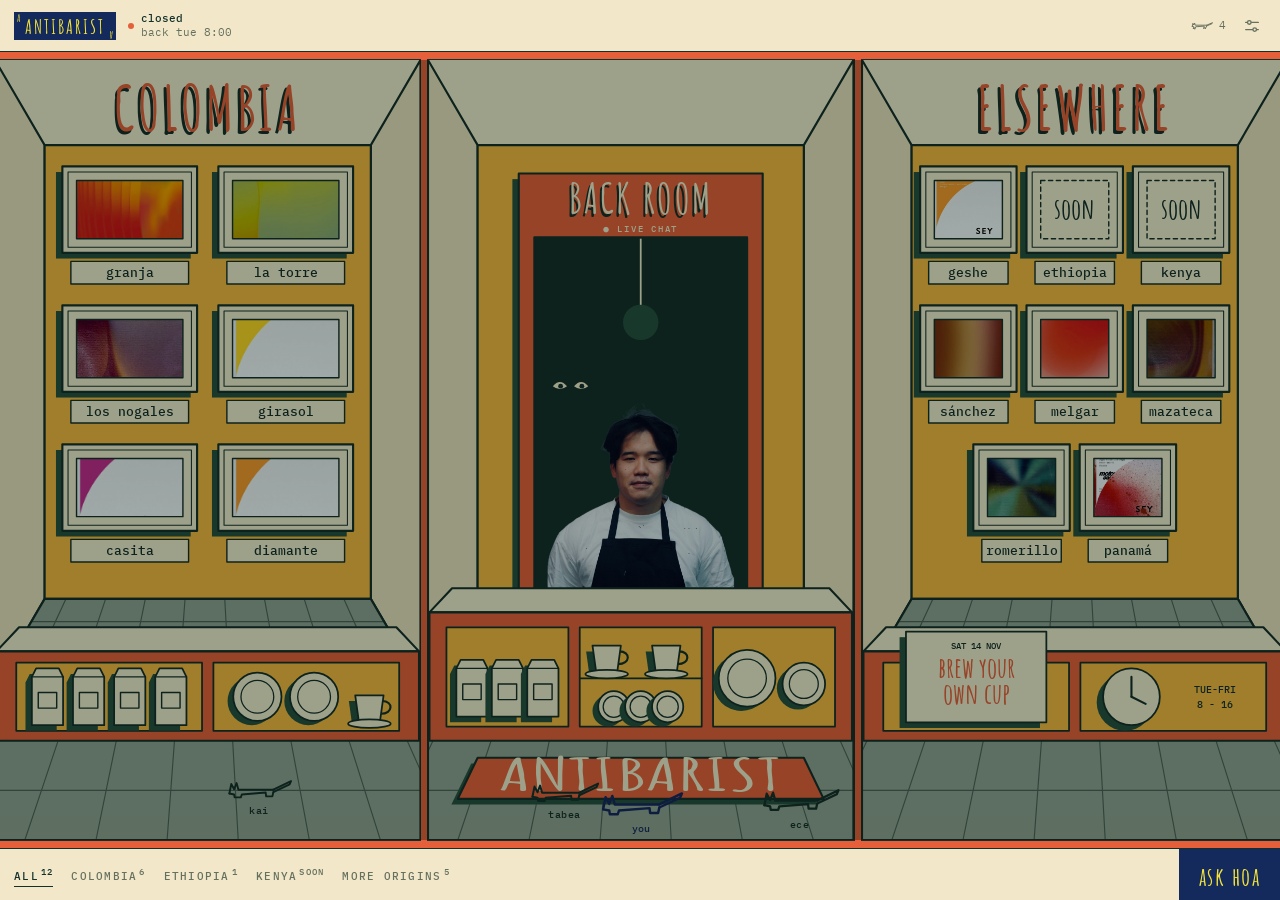
<file: index-print.html>
<!DOCTYPE html>
<html lang="en">
<head>
<meta charset="utf-8">
<meta name="viewport" content="width=device-width, initial-scale=1, viewport-fit=cover">
<meta name="theme-color" content="#f2e8c9">
<title>Antibarist · prototype v4</title>
<link rel="stylesheet" href="frameworks-frames/frames.css">
<script src="frameworks-frames/frames.js" defer></script>
<link rel="preconnect" href="https://fonts.googleapis.com">
<link rel="preconnect" href="https://fonts.gstatic.com" crossorigin>
<link href="https://fonts.googleapis.com/css2?family=Amatic+SC:wght@700&family=IBM+Plex+Mono:wght@400;500&display=swap" rel="stylesheet">
<style>
/* palette taken from the Parasite poster. navy + lemon stay for the logo and the main button only */
:root{
  --paper:#f2e8c9; --paper2:#e9ddb8; --ink:#13302a; --mute:#66705f; --line:#d6c89f;
  --ochre:#f4b63f; --tomato:#e5603a; --green:#2b7a5c; --shade:#24503f; --floor:#8fa08e;
  --navy:#14295c; --yellow:#f3e23b;
  --title:'Amatic SC',cursive; --mono:'IBM Plex Mono',ui-monospace,monospace;
  --top:52px; --dock:52px;
  --sat:env(safe-area-inset-top,0px); --sab:env(safe-area-inset-bottom,0px);
}
*{box-sizing:border-box;margin:0;padding:0;-webkit-tap-highlight-color:transparent}
html,body{height:100%;background:var(--paper);color:var(--ink);font:400 13px/1.55 var(--mono);overflow:hidden;overscroll-behavior:none}
button{font:inherit;color:inherit;background:none;border:0;cursor:pointer;text-align:inherit}
a{color:inherit}
img{display:block}
.k{font:500 10.5px/1.3 var(--mono);text-transform:uppercase;letter-spacing:.12em;color:var(--mute)}

/* top */
.top{position:fixed;inset:0 0 auto 0;height:calc(var(--top) + var(--sat));padding:var(--sat) 14px 0;display:flex;align-items:center;gap:12px;z-index:40;background:var(--paper);border-bottom:1.5px solid var(--ink)}
.logo{background:var(--navy);color:var(--yellow);font:700 20px/1 var(--title);letter-spacing:2px;padding:5px 11px 3px;position:relative;flex:none}
.logo i{font-style:normal;font-size:10px;position:absolute;left:3px;top:1px}
.logo i+i{left:auto;top:auto;right:3px;bottom:0;transform:rotate(180deg)}
.status{white-space:nowrap;font-size:11px;line-height:1.25;color:var(--mute);display:flex;align-items:center;gap:7px}
.status .d{width:6px;height:6px;border-radius:50%;background:var(--green);flex:none}
body.closed .status .d{background:var(--tomato)}
.status b{font-weight:500;color:var(--ink);display:block}
.sp{flex:1}
.here{font-size:11px;color:var(--mute);display:flex;align-items:center;gap:6px}
.here svg{width:22px;height:11px}
.tune{width:28px;height:28px;display:grid;place-items:center}

/* stage: three bays side by side, like the cabinets in the poster */
.stage{position:fixed;left:0;right:0;top:calc(var(--top) + var(--sat));bottom:calc(var(--dock) + var(--sab));overflow-x:auto;overflow-y:hidden;scrollbar-width:none;background:var(--tomato);scroll-snap-type:x mandatory;overscroll-behavior-x:contain}
.stage::-webkit-scrollbar{display:none}
.track{position:relative;height:100%;width:max-content;margin:0 auto;display:flex;gap:8px;padding:8px 22px;font-size:var(--u,7px)}
.bay{position:relative;height:100%;aspect-ratio:600/1100;max-width:calc(100vw - 44px);flex:none;scroll-snap-align:center;outline:1.5px solid var(--ink);overflow:hidden;background:var(--paper)}
.bay svg{position:absolute;inset:0;width:100%;height:100%;display:block}
.hit{cursor:pointer}
.hit:focus{outline:none}
.hit:focus-visible{outline:3px solid var(--navy);outline-offset:2px}
.fr{transition:opacity .3s}
.track.filtering .fr:not(.on){opacity:.22}
.wash{position:absolute;inset:8px 22px;background:var(--ink);mix-blend-mode:multiply;opacity:0;transition:opacity .8s;pointer-events:none;z-index:20}
body.closed .wash{opacity:.38}
#bulb{transition:fill .5s}
body.closed #bulb{fill:var(--shade)}
.eyes{transform-box:fill-box;transform-origin:center;animation:blink 5.5s infinite}
@keyframes blink{0%,94%,100%{transform:scaleY(1)}96%{transform:scaleY(.1)}}

/* visitor cats walk on the floor strip across all bays */
.floor{position:absolute;left:22px;right:22px;bottom:8px;height:calc((100% - 16px) * 140 / 1100);z-index:15;pointer-events:none}
.cat{position:absolute;transform:translate(-50%,-100%);transform-origin:50% 100%;cursor:pointer;pointer-events:auto;width:calc(var(--u) * 10)}
.cat svg{width:100%;height:auto;overflow:visible;display:block}
.cat svg path{fill:none;stroke:var(--ink);stroke-width:4;stroke-linecap:round;stroke-linejoin:round}
.cat.you svg path{stroke:var(--navy)}
.cat .flip{transform-box:fill-box;transform-origin:center}
.cat.right .flip{transform:scaleX(-1)}
.cat .lb,.cat .ls{display:none}
.cat.walk .la{animation:la .38s steps(1) infinite}
.cat.walk .lb{display:inline;animation:lb .38s steps(1) infinite}
@keyframes la{50%{opacity:0}}
@keyframes lb{0%{opacity:0}50%{opacity:1}}
.cat.sit .la{display:none}.cat.sit .ls{display:inline}
.cat .tail{transform-box:view-box;transform-origin:100px 31px;animation:tail 2.4s ease-in-out infinite}
@keyframes tail{50%{transform:rotate(-8deg)}}
.cat .nm{position:absolute;left:50%;top:100%;transform:translateX(-50%);font:500 10px/1 var(--mono);color:var(--ink);white-space:nowrap;letter-spacing:.04em;margin-top:1px}
.cat.you .nm{color:var(--navy)}

.pop{position:absolute;z-index:35;background:var(--paper);border:1.5px solid var(--ink);padding:14px 16px 16px;width:250px;transform:translate(-50%,-100%)}
.pop .t{font:700 28px/1 var(--title)}
.pop p{font-size:12px;line-height:1.45;color:var(--mute);margin:4px 0 12px}
.pop input{font:400 14px var(--mono);border:0;border-bottom:1px solid var(--ink);width:100%;padding:6px 0;margin-bottom:12px;background:transparent;outline:0;color:var(--ink)}
.pop .act{font:500 11px/1 var(--mono);text-transform:uppercase;letter-spacing:.1em;background:var(--navy);color:var(--yellow);padding:10px 14px}

/* dock: region tabs + ask hoa, one row */
.dock{position:fixed;left:0;right:0;bottom:0;height:calc(var(--dock) + var(--sab));padding-bottom:var(--sab);z-index:40;background:var(--paper);border-top:1.5px solid var(--ink);display:flex}
.regions{flex:1;min-width:0;display:flex;gap:18px;overflow-x:auto;scrollbar-width:none;padding:0 14px;align-items:center}
.regions::-webkit-scrollbar{display:none}
.rg{flex:none;font:500 10.5px/1 var(--mono);text-transform:uppercase;letter-spacing:.12em;color:var(--mute);padding:5px 0;border-bottom:1.5px solid transparent}
.rg.on{color:var(--ink);border-color:var(--ink)}
.rg sup{font-size:9px;margin-left:2px}
.btn-ask{flex:none;background:var(--navy);color:var(--yellow);font:700 25px/1 var(--title);letter-spacing:.06em;padding:3px 20px 0}

/* sheet */
.scrim{position:fixed;inset:0;background:rgba(19,48,42,.18);opacity:0;pointer-events:none;transition:opacity .3s;z-index:55}
.scrim.on{opacity:1;pointer-events:auto}
.sheet{position:fixed;left:0;right:0;bottom:0;height:88dvh;background:var(--paper);z-index:60;border-top:1.5px solid var(--ink);transform:translateY(102%);transition:transform .4s cubic-bezier(.3,.9,.3,1);display:flex;flex-direction:column}
.sheet.open{transform:none}
.sheet.short{height:auto;max-height:88dvh}
.grab{flex:none;height:22px;display:flex;justify-content:center;align-items:center;touch-action:none;cursor:grab}
.grab i{width:34px;height:3px;background:var(--line);border-radius:2px}
.shead{flex:none;display:flex;align-items:flex-start;padding:2px 18px 14px;gap:12px}
.shead .t{flex:1;min-width:0}
.shead h2{font:700 44px/.95 var(--title);letter-spacing:.02em;margin-top:6px}
.shead .sub{color:var(--mute);margin-top:4px;font-size:12px}
.x{font:500 10.5px var(--mono);text-transform:uppercase;letter-spacing:.12em;color:var(--mute);padding:6px 0 6px 10px}
.sbody{flex:1;overflow-y:auto;padding:0 18px calc(28px + var(--sab))}
.sbody p{margin-bottom:12px}
.rule{height:1px;background:var(--line);margin:18px 0}
.labelimg{margin:0 0 18px;background:var(--paper2);padding:22px}
.labelimg img{width:72%;margin:0 auto}
.rows div{display:flex;justify-content:space-between;gap:14px;padding:9px 0;border-bottom:1px solid var(--line)}
.rows dt{font:500 10.5px var(--mono);text-transform:uppercase;letter-spacing:.12em;color:var(--mute);padding-top:2px}
.rows dd{text-align:right}
.tbc{color:var(--tomato)}
.char{font:700 30px/1.1 var(--title);letter-spacing:.03em;margin:4px 0 16px}
.quote{font:700 26px/1.15 var(--title);letter-spacing:.02em;margin:6px 0 16px}
.quote+.k{margin-top:-8px}
.recipe{display:grid;grid-template-columns:repeat(4,1fr);margin:8px 0 6px;border-top:1px solid var(--line);border-bottom:1px solid var(--line)}
.recipe div{padding:10px 0 9px;font:500 9.5px var(--mono);text-transform:uppercase;letter-spacing:.1em;color:var(--mute);text-align:center}
.recipe div+div{border-left:1px solid var(--line)}
.recipe b{display:block;font:700 30px/1.05 var(--title);color:var(--ink);letter-spacing:0}
.note-ph{font-size:10.5px;color:var(--mute);margin:8px 0 20px}
.primary{display:block;width:100%;background:var(--navy);color:var(--yellow);font:500 11.5px/1 var(--mono);text-transform:uppercase;letter-spacing:.14em;padding:16px;text-align:center;text-decoration:none}
.link{display:inline-block;font:500 11px/1 var(--mono);text-transform:uppercase;letter-spacing:.12em;border-bottom:1px solid currentColor;padding:14px 0 3px;margin-top:4px;text-decoration:none}
.acts{display:flex;flex-direction:column;align-items:flex-start;gap:4px}
.acts .primary{margin-bottom:6px}

/* crate */
.filters{display:flex;gap:16px;margin:0 0 16px;overflow-x:auto;scrollbar-width:none}
.crate{display:grid;grid-template-columns:1fr 1fr;gap:22px 14px}
.card .im{aspect-ratio:1;background:var(--paper2) center/cover;margin-bottom:8px;box-shadow:inset 0 0 0 12px var(--paper2),0 0 0 1.5px var(--ink)}
.card b{display:block;font:700 22px/1 var(--title);letter-spacing:.02em}
.card span{font-size:10.5px;color:var(--mute)}

/* events */
.ev{padding:4px 0 18px;border-bottom:1px solid var(--line);margin-bottom:18px}
.ev h4{font:700 32px/.95 var(--title);margin:8px 0 8px;letter-spacing:.02em}
.hours{width:100%;border-collapse:collapse;margin-bottom:14px}
.hours td{padding:8px 0;border-bottom:1px solid var(--line)}
.hours td:last-child{text-align:right}
.hours tr.today td{color:var(--tomato);font-weight:500}

/* chat */
.topics{flex:none;display:flex;gap:16px;overflow-x:auto;padding:0 18px;border-bottom:1px solid var(--line);scrollbar-width:none}
.topics::-webkit-scrollbar{display:none}
.topic{flex:none;font:500 10.5px/1 var(--mono);text-transform:uppercase;letter-spacing:.12em;color:var(--mute);padding:4px 0 10px;border-bottom:1px solid transparent;margin-bottom:-1px;white-space:nowrap}
.topic.on{color:var(--ink);border-color:var(--ink)}
.chat{flex:1;overflow-y:auto;padding:16px 18px;display:flex;flex-direction:column;gap:16px}
.m{max-width:86%}
.m .who{font:500 10px var(--mono);text-transform:uppercase;letter-spacing:.12em;color:var(--mute);margin-bottom:2px}
.m.h{padding-left:10px;border-left:2px solid var(--ochre)}
.m.h .who{color:var(--tomato)}
.m.me{align-self:flex-end;text-align:right}
.m.me .who{color:var(--navy)}
.sys{font-size:10.5px;color:var(--mute);border-bottom:1px solid var(--line);padding-bottom:12px}
.typing{font-size:11px;color:var(--mute)}
.compose{flex:none;display:flex;gap:12px;padding:10px 18px calc(12px + var(--sab));border-top:1px solid var(--line);align-items:center}
.compose input{flex:1;min-width:0;border:0;background:transparent;font:400 14px var(--mono);outline:0;padding:10px 0;color:var(--ink)}
.compose button{font:500 11px var(--mono);text-transform:uppercase;letter-spacing:.12em;color:var(--navy)}
.locked{padding:40px 0;text-align:center}
.locked .quote{margin-bottom:8px}

/* ask hoa */
.hoa-head{display:flex;align-items:center;gap:12px;margin-bottom:16px}
.hoa-head img{width:54px;height:54px;object-fit:cover;object-position:50% 8%;border-radius:50%;background:var(--ochre);border:1.5px solid var(--ink)}
.prog{display:flex;gap:4px;margin-bottom:18px}
.prog i{flex:1;height:2px;background:var(--line)}.prog i.on{background:var(--ink)}
.say{font:700 36px/1.02 var(--title);letter-spacing:.02em;margin-bottom:18px}
.opts button{display:flex;justify-content:space-between;align-items:center;width:100%;padding:15px 0;border-bottom:1px solid var(--line);font-size:13.5px}
.opts button:first-child{border-top:1px solid var(--line)}
.opts button::after{content:"→";color:var(--mute)}
.opts button:active{background:var(--paper2)}
.pick{display:flex;gap:14px;align-items:center;padding:12px 0;border-bottom:1px solid var(--line);width:100%}
.pick .im{width:64px;height:64px;flex:none;background:var(--paper2) center/cover;box-shadow:inset 0 0 0 6px var(--paper2),0 0 0 1.5px var(--ink)}
.pick b{font:700 24px/1 var(--title);display:block;letter-spacing:.02em}
.pick span{font-size:11px;color:var(--mute)}

/* toast, demo */
.toast{position:fixed;left:14px;right:14px;top:calc(var(--top) + var(--sat) + 8px);z-index:90;background:var(--ink);color:var(--paper);font-size:11.5px;padding:10px 14px;opacity:0;transform:translateY(-6px);transition:.25s;pointer-events:none;text-align:center}
.toast.on{opacity:1;transform:none}
.demo{position:fixed;right:10px;top:calc(var(--top) + var(--sat) + 4px);z-index:45;background:var(--paper);border:1.5px solid var(--ink);padding:10px 14px;display:none;flex-direction:column;width:240px}
.demo.on{display:flex}
.demo button{padding:9px 0;border-bottom:1px solid var(--line);font-size:12px}
.demo button:last-child{border:0}

@media (min-width:900px){
  .bay{max-width:none}
  .stage{scroll-snap-type:none}
  .sheet{left:auto;right:0;top:calc(var(--top) + var(--sat));bottom:0;width:420px;height:auto;max-height:none;border-top:0;border-left:1.5px solid var(--ink);transform:translateX(102%)}
  .sheet.open{transform:none}
  .grab{display:none}
  .shead{padding-top:20px}
  .scrim{background:transparent}
}
@media (prefers-reduced-motion:reduce){*{animation:none!important;transition:none!important}}
</style>
</head>
<body>

<header class="top">
  <div class="logo"><i>A</i>ANTIBARIST<i>A</i></div>
  <div class="status"><span class="d"></span><div id="statusTxt"></div></div>
  <div class="sp"></div>
  <button class="here" id="hereBtn" aria-label="people here now"><svg viewBox="0 0 140 60"><path d="M8 36 L12 16 L18 27 L23 14 L27 28 L100 28 M100 28 L137 12 L134 18 L100 33 M8 36 L18 38 L14 52 L22 44 L24 54 L30 38 L84 34 L80 50 L88 42 L90 52 L100 33" fill="none" stroke="#66705f" stroke-width="6" stroke-linecap="round" stroke-linejoin="round"/></svg><span id="hereN">0</span></button>
  <button class="tune" id="demoBtn" aria-label="demo controls"><svg width="18" height="18" viewBox="0 0 20 20" fill="none" stroke="#66705f" stroke-width="1.5" stroke-linecap="round"><path d="M3 6h14M3 14h14"/><circle cx="7" cy="6" r="2" fill="#f2e8c9"/><circle cx="13" cy="14" r="2" fill="#f2e8c9"/></svg></button>
</header>

<div class="demo" id="demo">
  <span class="k" style="margin-bottom:4px">demo controls</span>
  <button data-d="in">someone opens the site</button>
  <button data-d="out">someone leaves</button>
  <button data-d="msg">fake Telegram message</button>
  <button data-d="open">switch open / closed</button>
</div>

<main class="stage" id="stage">
  <div class="track" id="track">
    <section class="bay" id="bay0" aria-label="colombia wall"></section>
    <section class="bay" id="bay1" aria-label="the counter and the back room"></section>
    <section class="bay" id="bay2" aria-label="ethiopia, kenya and more"></section>
    <div class="floor" id="floor"></div>
    <div class="wash"></div>
  </div>
</main>

<nav class="dock">
  <div class="regions" id="regions"></div>
  <button class="btn-ask" id="askBtn">ask hoa</button>
</nav>

<div class="scrim" id="scrim"></div>
<aside class="sheet" id="sheet" aria-hidden="true">
  <div class="grab" id="grab"><i></i></div>
  <div class="shead"><div class="t" id="shead"></div><button class="x" id="sclose">close</button></div>
  <div id="sslot" style="flex:1;min-height:0;display:flex;flex-direction:column"></div>
</aside>
<div class="toast" id="toast"></div>

<script>
const $=id=>document.getElementById(id);
const track=$('track'),stage=$('stage'),sheet=$('sheet'),sslot=$('sslot');
const esc=s=>String(s).replace(/[&<>"]/g,c=>({'&':'&amp;','<':'&lt;','>':'&gt;','"':'&quot;'}[c]));
const pick=a=>a[Math.floor(Math.random()*a.length)];

/* ================= DATA ================= */
// labels Hoa sent. origin:null = still to confirm. short = name on the wall plaque
const COFFEES={
  granja:{short:'granja',farm:'Granja Paraíso 92',producer:'Wilton Benitez',variety:'Orange Bourbon',process:'Fermentation washed',character:['silky','velvety','sirupy'],roaster:'liquid dream.',origin:'Colombia',region:'colombia'},
  nogales:{short:'los nogales',farm:'Los Nogales',producer:'Oscar Hernández',variety:'Bourbon Pimienta',process:'Anaerobic washed',character:['sparkling','juicy','complex'],roaster:'liquid dream.',origin:'Colombia',region:'colombia'},
  latorre:{short:'la torre',farm:'La Torre',producer:'Marleny Imbachi',variety:'Gesha',process:'Washed',character:['juicy','delicate','floral'],roaster:'liquid dream.',origin:null,region:'colombia'},
  girasol:{short:'girasol',farm:'El Girasol',producer:'Nicolas Medina',variety:'Pink Bourbon',process:'Washed',character:[],roaster:'SEY',origin:'Colombia',region:'colombia'},
  casita:{short:'casita',farm:'La Casita · Curtain Call',producer:'David Berrio',variety:'Chiroso',process:'Washed',character:[],roaster:'SEY',origin:'Colombia',region:'colombia'},
  diamante:{short:'diamante',farm:'El Diamante · Surprise Encore',producer:'Duber Mejia',variety:'Chiroso',process:'Washed',character:[],roaster:'SEY',origin:'Colombia',region:'colombia'},
  geshe:{short:'geshe',farm:'Geshe',producer:'',variety:'Ethiopian Landrace',process:'White honey',character:[],roaster:'SEY',origin:'Ethiopia',region:'ethiopia'},
  jaime:{short:'sánchez',farm:'Las Flores',producer:'Jaime Sánchez',variety:'Gesha',process:'Washed',character:['crisp','floral','vibrant'],roaster:'liquid dream.',origin:null,region:'more'},
  fernando:{short:'melgar',farm:'Las Flores',producer:'Fernando Melgar',variety:'Gesha',process:'Natural',character:['velvety','smooth','floral'],roaster:'liquid dream.',origin:null,region:'more'},
  mazateca:{short:'mazateca',farm:'Mazateca',producer:'Renato Martínez',variety:'Typica',process:'Washed',character:['juicy','winey','velvety'],roaster:'liquid dream.',origin:null,region:'more'},
  romerillo:{short:'romerillo',farm:'El Romerillo',producer:'Clever Acosta',variety:'Sidra',process:'Washed',character:['crisp','elegant','floral'],roaster:'liquid dream.',origin:null,region:'more'},
  panama:{short:'panamá',farm:'Digna Nuñez x Lost Origin',producer:'Digna Nuñez',variety:'Gesha',process:'Washed',character:[],roaster:'SEY',origin:'Panama',region:'more'}
};
const REGIONS=[['all','all'],['colombia','colombia'],['ethiopia','ethiopia'],['kenya','kenya'],['more','more origins']];
const REGION_BAY={all:1,colombia:0,ethiopia:2,kenya:2,more:2};
// frames per side bay, in bay units (each bay is 600 x 1100). c = coffee, e = empty frame for a region
const WALLS=[
  {title:'COLOMBIA',frames:[
    {c:'granja',x:95,y:150,w:190,h:122},{c:'latorre',x:315,y:150,w:190,h:122},
    {c:'nogales',x:95,y:346,w:190,h:122},{c:'girasol',x:315,y:346,w:190,h:122},
    {c:'casita',x:95,y:542,w:190,h:122},{c:'diamante',x:315,y:542,w:190,h:122}]},
  {title:'ELSEWHERE',frames:[
    {c:'geshe',x:82,y:150,w:136,h:122},{e:'ethiopia',x:232,y:150,w:136,h:122},{e:'kenya',x:382,y:150,w:136,h:122},
    {c:'jaime',x:82,y:346,w:136,h:122},{c:'fernando',x:232,y:346,w:136,h:122},{c:'mazateca',x:382,y:346,w:136,h:122},
    {c:'romerillo',x:157,y:542,w:136,h:122},{c:'panama',x:307,y:542,w:136,h:122}]}
];
const NAMES=['mila','jonas','ece','luca','noor','sami','kai','yuki','ben','tabea'];
const FROM=['Neukölln','Kreuzberg','Wedding','Hamburg','Milano','Lisbon','Friedrichshain','Moabit'];

/* ================= HELPERS ================= */
function toast(t,ms=2600){const el=$('toast');el.textContent=t;el.classList.add('on');clearTimeout(toast.t);toast.t=setTimeout(()=>el.classList.remove('on'),ms)}
const isDesk=()=>innerWidth>=900;
function setUnit(){track.style.setProperty('--u',$('bay1').offsetHeight/100+'px')}

/* ================= DRAWING =================
   flat colour, one dark line, one flat offset shadow down-left. no gradients, no texture. */
const C={cream:'#f2e8c9',side:'#e9ddb8',ochre:'#f4b63f',tomato:'#e5603a',dark:'#13302a',shade:'#24503f',floor:'#8fa08e',green:'#2b7a5c'};
const L=`stroke="${C.dark}" stroke-linejoin="round" stroke-linecap="round"`;
const sh=(dx=-9,dy=8)=>`transform="translate(${dx},${dy})" fill="${C.shade}"`;

function box(){ // ceiling, side walls, back wall, floor of one bay
  let s=`<rect width="600" height="1100" fill="${C.cream}"/>`;
  s+=`<polygon points="0,0 70,120 70,760 0,880" fill="${C.side}" ${L} stroke-width="3"/>`;
  s+=`<polygon points="600,0 530,120 530,760 600,880" fill="${C.side}" ${L} stroke-width="3"/>`;
  s+=`<rect x="70" y="120" width="460" height="640" fill="${C.ochre}" ${L} stroke-width="3"/>`;
  s+=`<polygon points="0,880 70,760 530,760 600,880 600,1100 0,1100" fill="${C.floor}" ${L} stroke-width="3"/>`;
  let t='';const vx=300,vy=330;
  for(let x=-460;x<=1060;x+=56){const k=(1100-vy)/(760-vy);t+=`<line x1="${x}" y1="760" x2="${(vx+(x-vx)*k).toFixed(1)}" y2="1100"/>`}
  [792,832,884,950,1030].forEach(y=>t+=`<line x1="0" y1="${y}" x2="600" y2="${y}"/>`);
  s+=`<clipPath id="fc${box.n=(box.n||0)+1}"><polygon points="0,880 70,760 530,760 600,880 600,1100 0,1100"/></clipPath><g clip-path="url(#fc${box.n})" ${L} stroke-width="1.6" opacity=".55">${t}</g>`;
  return s;
}
function title(t,y=100){
  return `<text x="296" y="${y+5}" text-anchor="middle" font-family="Amatic SC, cursive" font-weight="700" font-size="86" letter-spacing="4" fill="${C.dark}">${t}</text>
          <text x="300" y="${y}" text-anchor="middle" font-family="Amatic SC, cursive" font-weight="700" font-size="86" letter-spacing="4" fill="${C.tomato}">${t}</text>`;
}
function frame(f){
  const reg=f.c?COFFEES[f.c].region:f.e,label=f.c?COFFEES[f.c].short:f.e,ins=20;
  let s=`<g class="fr hit" data-r="${reg}" ${f.c?`data-c="${f.c}"`:''} tabindex="0" role="button" aria-label="${f.c?esc(COFFEES[f.c].farm):f.e+', coming soon'}">`;
  s+=`<rect x="${f.x}" y="${f.y}" width="${f.w}" height="${f.h}" ${sh()}/>`;
  s+=`<rect x="${f.x}" y="${f.y}" width="${f.w}" height="${f.h}" fill="${C.cream}" ${L} stroke-width="3"/>`;
  s+=`<rect x="${f.x+8}" y="${f.y+8}" width="${f.w-16}" height="${f.h-16}" fill="none" ${L} stroke-width="1.5"/>`;
  if(f.c){
    s+=`<image href="img/${f.c}-art.jpg" x="${f.x+ins}" y="${f.y+ins}" width="${f.w-2*ins}" height="${f.h-2*ins}" preserveAspectRatio="xMidYMid slice"/>`;
    s+=`<rect x="${f.x+ins}" y="${f.y+ins}" width="${f.w-2*ins}" height="${f.h-2*ins}" fill="none" ${L} stroke-width="2"/>`;
  }else{
    s+=`<rect x="${f.x+ins}" y="${f.y+ins}" width="${f.w-2*ins}" height="${f.h-2*ins}" fill="none" ${L} stroke-width="2" stroke-dasharray="6 5"/>`;
    s+=`<text x="${f.x+f.w/2}" y="${f.y+f.h/2+13}" text-anchor="middle" font-family="Amatic SC, cursive" font-weight="700" font-size="40" fill="${C.dark}">soon</text>`;
  }
  const py=f.y+f.h+12;
  s+=`<rect x="${f.x+12}" y="${py}" width="${f.w-24}" height="32" fill="${C.cream}" ${L} stroke-width="2"/>`;
  s+=`<text x="${f.x+f.w/2}" y="${py+22}" text-anchor="middle" font-family="IBM Plex Mono, monospace" font-weight="500" font-size="19" fill="${C.dark}">${esc(label)}</text>`;
  return s+'</g>';
}
// small objects for the counters
const bagShape=(x,y)=>`<path d="M${x},${y+12} L${x+6},${y} L${x+38},${y} L${x+44},${y+12} L${x+44},${y+80} L${x},${y+80} Z" ${sh()}/>
  <path d="M${x},${y+12} L${x+6},${y} L${x+38},${y} L${x+44},${y+12} L${x+44},${y+80} L${x},${y+80} Z" fill="${C.cream}" ${L} stroke-width="2.5"/>
  <line x1="${x}" y1="${y+12}" x2="${x+44}" y2="${y+12}" ${L} stroke-width="2"/><rect x="${x+9}" y="${y+34}" width="26" height="22" fill="none" ${L} stroke-width="2"/>`;
const cup=(x,y)=>`<path d="M${x},${y} L${x+40},${y} L${x+35},${y+36} L${x+5},${y+36} Z" ${sh()}/>
  <path d="M${x+38},${y+8} C${x+54},${y+8} ${x+54},${y+26} ${x+36},${y+26}" fill="none" ${L} stroke-width="3"/>
  <path d="M${x},${y} L${x+40},${y} L${x+35},${y+36} L${x+5},${y+36} Z" fill="${C.cream}" ${L} stroke-width="2.5"/>
  <ellipse cx="${x+20}" cy="${y+40}" rx="30" ry="6" fill="${C.cream}" ${L} stroke-width="2.5"/>`;
const plate=(cx,cy,r)=>`<ellipse cx="${cx-8}" cy="${cy+6}" rx="${r}" ry="${r}" fill="${C.shade}"/><circle cx="${cx}" cy="${cy}" r="${r}" fill="${C.cream}" ${L} stroke-width="2.5"/><circle cx="${cx}" cy="${cy}" r="${r*.68}" fill="none" ${L} stroke-width="1.8"/>`;
function counter(top){ // tomato block with ochre compartments, like the cabinet at the bottom of the poster
  return `<polygon points="34,${top} 566,${top} 598,${top+34} 2,${top+34}" fill="${C.cream}" ${L} stroke-width="3"/>
    <rect x="2" y="${top+34}" width="596" height="${960-top-34}" fill="${C.tomato}" ${L} stroke-width="3"/>`;
}
const comp=(x,y,w,h)=>`<rect x="${x}" y="${y}" width="${w}" height="${h}" fill="${C.ochre}" ${L} stroke-width="2.5"/>`;

function bayWall(i){
  const w=WALLS[i];
  let s=box()+title(w.title);
  w.frames.forEach(f=>s+=frame(f));
  if(i===0){ // the shelf with bags: opens the crate
    s+=`<g class="hit" id="shelf" tabindex="0" role="button" aria-label="all coffees">${counter(800)}${comp(30,850,262,96)}${comp(308,850,262,96)}
      ${bagShape(52,858)}${bagShape(110,858)}${bagShape(168,858)}${bagShape(226,858)}${plate(370,898,34)}${plate(450,898,34)}${cup(508,896)}</g>`;
  }else{ // events + hours
    s+=`<g class="hit" id="board" tabindex="0" role="button" aria-label="events and opening hours">${counter(800)}${comp(30,850,262,96)}${comp(308,850,262,96)}
      <rect x="62" y="806" width="198" height="128" ${sh()}/><rect x="62" y="806" width="198" height="128" fill="${C.cream}" ${L} stroke-width="2.5"/>
      <text x="161" y="830" text-anchor="middle" font-family="IBM Plex Mono, monospace" font-size="13" font-weight="500" fill="${C.dark}">SAT 14 NOV</text>
      <text x="161" y="872" text-anchor="middle" font-family="Amatic SC, cursive" font-weight="700" font-size="40" fill="${C.tomato}">brew your</text>
      <text x="161" y="908" text-anchor="middle" font-family="Amatic SC, cursive" font-weight="700" font-size="40" fill="${C.tomato}">own cup</text>
      <circle cx="${380-9}" cy="${898+8}" r="40" fill="${C.shade}"/><circle cx="380" cy="898" r="40" fill="${C.cream}" ${L} stroke-width="2.5"/>
      <line x1="380" y1="898" x2="380" y2="870" ${L} stroke-width="3"/><line x1="380" y1="898" x2="400" y2="908" ${L} stroke-width="3"/>
      <text x="498" y="892" text-anchor="middle" font-family="IBM Plex Mono, monospace" font-size="14" font-weight="500" fill="${C.dark}">TUE-FRI</text>
      <text x="498" y="914" text-anchor="middle" font-family="IBM Plex Mono, monospace" font-size="14" font-weight="500" fill="${C.dark}">8 - 16</text></g>`;
  }
  return s;
}
function bayCenter(){
  let s=box();
  // back room doorway: tomato frame, dark inside, the lamp hangs in it
  s+=`<g class="hit" id="door" tabindex="0" role="button" aria-label="back room, live chat">
    <rect x="128" y="160" width="344" height="600" ${sh()}/>
    <rect x="128" y="160" width="344" height="600" fill="${C.tomato}" ${L} stroke-width="3"/>
    <rect x="150" y="250" width="300" height="510" fill="${C.dark}" ${L} stroke-width="3"/>
    <text x="297" y="221" text-anchor="middle" font-family="Amatic SC, cursive" font-weight="700" font-size="58" letter-spacing="3" fill="${C.dark}">BACK ROOM</text>
    <text x="300" y="217" text-anchor="middle" font-family="Amatic SC, cursive" font-weight="700" font-size="58" letter-spacing="3" fill="${C.cream}">BACK ROOM</text>
    <text x="300" y="242" text-anchor="middle" font-family="IBM Plex Mono, monospace" font-size="13" font-weight="500" letter-spacing="2.5" fill="${C.cream}" id="chatTag">● LIVE CHAT</text></g>`;
  s+=`<g class="hit" id="lamp" tabindex="0" role="button" aria-label="ceiling light, open or closed"><rect x="268" y="252" width="64" height="150" fill="transparent"/>
    <line x1="300" y1="252" x2="300" y2="346" stroke="${C.cream}" stroke-width="2.5"/><circle id="bulb" cx="300" cy="370" r="25" fill="${C.cream}"/></g>`;
  s+=`<g class="hit" id="meow" tabindex="0" role="button" aria-label="meow-meow, the shop cat"><rect x="168" y="440" width="70" height="40" fill="transparent"/>
    <g class="eyes"><path d="M176,460 Q186,448 196,460 Q186,468 176,460 Z" fill="${C.cream}"/><circle cx="187" cy="460" r="3.4" fill="${C.dark}"/>
    <path d="M206,460 Q216,448 226,460 Q216,468 206,460 Z" fill="${C.cream}"/><circle cx="217" cy="460" r="3.4" fill="${C.dark}"/></g></g>`;
  s+=`<g class="hit" id="hoaFig" tabindex="0" role="button" aria-label="Hoa behind the counter, ask him"><image href="img/hoa-cut.png" x="168" y="478" width="264" height="300"/></g>`;
  s+=`<g class="hit" id="crate" tabindex="0" role="button" aria-label="all coffees">${counter(745)}
    ${comp(26,800,172,140)}${comp(214,800,172,140)}${comp(402,800,172,140)}
    ${bagShape(40,846)}${bagShape(90,846)}${bagShape(140,846)}
    <line x1="214" y1="872" x2="386" y2="872" ${L} stroke-width="2.5"/>${cup(232,826)}${cup(316,826)}${plate(262,912,22)}${plate(300,912,22)}${plate(338,912,22)}
    ${plate(450,872,40)}${plate(530,880,30)}</g>`;
  s+=`<g class="hit" id="floorLogo" tabindex="0" role="button" aria-label="about antibarist">
    <polygon points="70,984 530,984 558,1042 42,1042" ${sh()}/>
    <polygon points="70,984 530,984 558,1042 42,1042" fill="${C.tomato}" ${L} stroke-width="3"/>
    <text transform="translate(300,1031) scale(1,.55)" text-anchor="middle" font-family="Amatic SC, cursive" font-weight="700" font-size="112" textLength="400" lengthAdjust="spacingAndGlyphs" fill="${C.cream}">ANTIBARIST</text></g>`;
  return s;
}
const svg=(inner)=>`<svg viewBox="0 0 600 1100" preserveAspectRatio="xMidYMid slice" xmlns="http://www.w3.org/2000/svg">${inner}</svg>`;
$('bay0').innerHTML=svg(bayWall(0));
$('bay1').innerHTML=svg(bayCenter());
$('bay2').innerHTML=svg(bayWall(1));

const act=(el,fn)=>{el.addEventListener('click',e=>{e.stopPropagation();fn(e)});el.addEventListener('keydown',e=>{if(e.key==='Enter'||e.key===' '){e.preventDefault();fn(e)}})};
track.querySelectorAll('.fr').forEach(el=>act(el,()=>{
  if(el.dataset.c)openCoffee(el.dataset.c);
  else toast(el.dataset.r==='kenya'?'no kenya on the wall right now. Hoa posts new coffees in the back room first.':'more from '+el.dataset.r+' soon');
}));
act($('door'),()=>openChat());
act($('lamp'),()=>toggleOpen());
act($('hoaFig'),()=>openAsk());
act($('crate'),()=>openCrate());
act($('shelf'),()=>openCrate());
act($('board'),()=>openEvents());
act($('floorLogo'),()=>openAbout());
act($('meow'),()=>showPop($('meow'),`<div class="t">meow-meow</div><p>lives in the back room. you mostly see her eyes. the tip jar is hers.</p><button class="act" id="treat">give a treat</button>`,()=>{$('treat').onclick=()=>{closePop();toast('thank you · in the real version this is a €1 tip for Hoa')}}));

function goBay(i,smooth=true){
  const b=$('bay'+i);
  stage.scrollTo({left:b.offsetLeft-(stage.clientWidth-b.offsetWidth)/2,behavior:smooth?'smooth':'auto'});
}

/* ================= REGIONS ================= */
let region='all';
function renderRegions(){
  const n=r=>r==='all'?Object.keys(COFFEES).length:Object.values(COFFEES).filter(c=>c.region===r).length;
  $('regions').innerHTML=REGIONS.map(([r,t])=>`<button class="rg ${region===r?'on':''}" data-r="${r}">${t}<sup>${n(r)||'soon'}</sup></button>`).join('');
  $('regions').querySelectorAll('.rg').forEach(b=>b.onclick=()=>setRegion(b.dataset.r));
}
function setRegion(r){
  region=(region===r&&r!=='all')?'all':r;
  track.classList.toggle('filtering',region!=='all');
  track.querySelectorAll('.fr').forEach(f=>f.classList.toggle('on',f.dataset.r===region));
  renderRegions();
  goBay(REGION_BAY[region]);
}

/* ================= SHEET ================= */
let sheetName=null;
function openSheet(head,body,o={}){
  $('shead').innerHTML=head;sslot.innerHTML=body;
  sheet.classList.toggle('short',!!o.short);
  sheet.classList.add('open');sheet.setAttribute('aria-hidden','false');$('scrim').classList.add('on');
  sheetName=o.name||null;closePop();
}
function closeSheet(){sheet.classList.remove('open');sheet.setAttribute('aria-hidden','true');$('scrim').classList.remove('on');sheetName=null}
$('sclose').onclick=closeSheet;$('scrim').onclick=closeSheet;
addEventListener('keydown',e=>{if(e.key==='Escape'){closeSheet();closePop()}});
(()=>{let y0=null,dy=0;const g=$('grab');
 g.addEventListener('pointerdown',e=>{y0=e.clientY;dy=0;g.setPointerCapture(e.pointerId);sheet.style.transition='none'});
 g.addEventListener('pointermove',e=>{if(y0===null)return;dy=Math.max(0,e.clientY-y0);sheet.style.transform=`translateY(${dy}px)`});
 g.addEventListener('pointerup',()=>{sheet.style.transition='';sheet.style.transform='';if(dy>80)closeSheet();y0=null});
})();
const head=(k,t,sub)=>`<div class="k">${k}</div><h2>${t}</h2>${sub?`<div class="sub">${sub}</div>`:''}`;

/* ================= COFFEE ================= */
let bag=0;
function openCoffee(id){
  const c=COFFEES[id];
  const body=`<div class="sbody">
    <div class="labelimg"><img src="img/${id}-label.jpg" alt="${esc(c.roaster)} label"></div>
    ${c.character.length?`<div class="char">${c.character.join(' · ')}</div>`:''}
    <dl class="rows">
      <div><dt>roaster</dt><dd>${esc(c.roaster)}</dd></div>
      <div><dt>origin</dt><dd>${c.origin||'<span class="tbc">to confirm</span>'}</dd></div>
      <div><dt>variety</dt><dd>${esc(c.variety)}</dd></div>
      <div><dt>process</dt><dd>${esc(c.process)}</dd></div>
    </dl>
    <div class="rule"></div>
    <div class="k" style="margin-bottom:6px">Hoa's note</div>
    <div class="quote">"${c.variety.includes('Gesha')?'light and flowery. drink it black and let it cool a bit.':/anaerobic|ferment/i.test(c.process)?'a wild one. try it as filter first.':'clean and sweet. a good place to start.'}"</div>
    <div class="k" style="margin:4px 0 0">how he brews it</div>
    <div class="recipe"><div><b>15g</b>coffee</div><div><b>250g</b>water</div><div><b>93°</b>temp</div><div><b>2:45</b>time</div></div>
    <p class="note-ph">note, recipe and price are placeholders for Hoa to fill in</p>
    <div class="acts"><button class="primary" id="addBag">add to bag</button><button class="link" id="askHoa">ask Hoa about this coffee</button></div>
  </div>`;
  openSheet(head((c.origin||'origin to confirm')+' · '+c.roaster,esc(c.farm),c.producer?esc(c.producer):''),body,{name:'coffee'});
  $('addBag').onclick=()=>{bag++;toast(`added (${bag}) · checkout comes in a later version`)};
  $('askHoa').onclick=()=>openChat(`hey Hoa, how do you brew the ${c.farm}?`);
}

/* ================= CRATE ================= */
function openCrate(f='all'){
  const ids=Object.keys(COFFEES).filter(id=>f==='all'||COFFEES[id].region===f);
  const body=`<div class="sbody"><div class="filters">${REGIONS.filter(r=>r[0]!=='kenya').map(([r,t])=>`<button class="rg ${f===r?'on':''}" data-f="${r}">${t}</button>`).join('')}</div>
    <div class="crate">${ids.map(id=>{const c=COFFEES[id];return `<button class="card" data-id="${id}"><div class="im" style="background-image:url(img/${id}-art.jpg)"></div><b>${esc(c.farm)}</b><span>${esc(c.origin||'origin tbc')} · ${esc(c.roaster)}</span></button>`}).join('')}</div></div>`;
  openSheet(head('the crate','everything on the wall',`${Object.keys(COFFEES).length} coffees`),body);
  sslot.querySelectorAll('[data-f]').forEach(b=>b.onclick=()=>openCrate(b.dataset.f));
  sslot.querySelectorAll('.card').forEach(b=>b.onclick=()=>openCoffee(b.dataset.id));
}

/* ================= EVENTS / ABOUT ================= */
const HOURS=[['Mon','closed'],['Tue','8 - 16'],['Wed','8 - 16'],['Thu','8 - 16'],['Fri','8 - 16'],['Sat','9 - 17'],['Sun','closed']];
function openEvents(){
  const idx=(berlin().day+6)%7;
  const body=`<div class="sbody">
   <div class="ev"><div class="k">sat 14 nov · 12 - 18 · the playce at studio 5</div><h4>Antibarist x Luko<br>brew your own cup</h4><p>the biggest coffee selection in Berlin. pick a bean, pick a brewer, make your own cup.</p><button class="link" onclick="toast('saved · in the real version this goes to your calendar')">I'm coming</button></div>
   <div class="ev"><div class="k">every few weeks</div><h4>cupping club</h4><p>5 to 8 coffees side by side, no experience needed. the next date is posted in the back room.</p></div>
   <div class="k" style="margin-bottom:4px">opening hours · Frameworks Berlin, Kreuzberg</div>
   <table class="hours">${HOURS.map((d,i)=>`<tr class="${i===idx?'today':''}"><td>${d[0]}${i===idx?' · today':''}</td><td>${d[1]}</td></tr>`).join('')}</table></div>`;
  openSheet(head('the counter',"what's on"),body);
}
function openAbout(){
  const body=`<div class="sbody">
   <div class="quote">"What is good coffee? This question has been following me since my early days."</div>
   <div class="k">Hoa</div>
   <div class="rule"></div>
   <p>Hoa started at a place where nobody cared about the coffee. The service was warm, the coffee was not. So he did his own research, visited the coffee shops people recommended, and made up his own mind.</p>
   <p>Antibarist is the result: a specialty coffee popup inside Frameworks Berlin, a framing shop in Kreuzberg. A space to share what he finds with others, over coffee.</p>
   <div class="rule"></div>
   <p style="color:var(--mute)">the eyes in the back room belong to meow-meow, she lives here. every line cat is a real person on this site right now. the navy one is you.</p>
   <div class="acts" style="margin-top:14px"><a class="primary" href="https://t.me/antibarist" target="_blank" rel="noopener">join on telegram</a></div></div>`;
  openSheet(head('about','not your typical barista'),body);
}

/* ================= ASK HOA ================= */
const Q=[
  {q:'how do you make coffee at home?',a:[['espresso machine','esp'],['filter: V60, Chemex, AeroPress','fil'],['moka pot','moka'],["I don't. I come here.",'any']]},
  {q:'what do you want to taste?',a:[['fruit. berries, citrus, juice','fruit'],['flowers. jasmine, tea','floral'],['sweet. chocolate, caramel','sweet'],['surprise me','any']]},
  {q:'how wild can it be?',a:[['keep it clean and classic','clean'],['a little funky is fine','funky1'],['the weirder the better','funky2']]},
  {q:'light like tea, or heavy and syrupy?',a:[['light','light'],['somewhere in between','mid'],['heavy','heavy']]}
];
function tags(c){
  const t=new Set(),w=c.character.join(' ');
  if(/juicy|vibrant|sparkling|winey|crisp/.test(w))t.add('fruit');
  if(/floral|delicate|elegant/.test(w))t.add('floral');
  if(/silky|velvety|smooth|sirupy/.test(w))t.add('sweet');
  if(/crisp|delicate|elegant|vibrant/.test(w))t.add('light');
  if(/sirupy|silky|winey|complex/.test(w))t.add('heavy');
  if(!c.character.length){ // no words on the label: go by variety
    if(/Gesha|Chiroso|Landrace/.test(c.variety)){t.add('floral');t.add('light')}
    if(/Pink Bourbon|Chiroso|Landrace/.test(c.variety))t.add('fruit');
  }
  const p=c.process.toLowerCase();
  t.add(/anaerobic|ferment/.test(p)?'funky2':/natural|honey/.test(p)?'funky1':'clean');
  return t;
}
let answers=[];
function openAsk(step=-1){
  const face=`<div class="hoa-head"><img src="img/hoa-cut.png" alt=""><div><div style="font:700 24px/1 var(--title)">Hoa</div><div class="k">behind the counter</div></div></div>`;
  if(step===-1){
    answers=[];
    openSheet(head('ask hoa','what is good coffee?'),`<div class="sbody">${face}<p>No milk questions. Just four questions about what you like, then I tell you which coffee on the wall to try.</p><div class="acts" style="margin-top:18px"><button class="primary" id="go">start</button></div></div>`,{short:1});
    $('go').onclick=()=>openAsk(0);return;
  }
  if(step===Q.length)return askResult();
  const q=Q[step];
  openSheet(head('ask hoa',`question ${step+1} of ${Q.length}`),`<div class="sbody">${face}<div class="prog">${Q.map((_,i)=>`<i class="${i<=step?'on':''}"></i>`).join('')}</div><div class="say">${q.q}</div><div class="opts">${q.a.map(a=>`<button data-v="${a[1]}">${a[0]}</button>`).join('')}</div></div>`,{short:1});
  sslot.querySelectorAll('[data-v]').forEach(b=>b.onclick=()=>{answers[step]=b.dataset.v;openAsk(step+1)});
}
function askResult(){
  const [brew,taste,wild,body]=answers;
  const scored=Object.entries(COFFEES).map(([id,c])=>{
    const t=tags(c);let s=Math.random()*.3;
    if(taste!=='any'&&t.has(taste))s+=3;
    if(t.has(wild))s+=2; else if(wild==='funky2'&&t.has('funky1'))s+=1;
    if(body==='light'&&t.has('light'))s+=1.5;
    if(body==='heavy'&&t.has('heavy'))s+=1.5;
    if(body==='mid'&&!t.has('light')&&!t.has('heavy'))s+=1;
    if((brew==='esp'||brew==='moka')&&(t.has('sweet')||t.has('heavy')))s+=1;
    if(brew==='fil'&&(t.has('floral')||t.has('light')))s+=1;
    return {id,c,s};
  }).sort((a,b)=>b.s-a.s);
  const top=scored[0],more=scored.slice(1,3);
  const why={fruit:'It tastes like fruit',floral:'It is light and flowery',sweet:'It is sweet and round',any:'It is one of my favourites right now'}[taste];
  const how={esp:'pull it as espresso',fil:'brew it as filter',moka:'it works on a moka pot',any:'come by and I make it for you'}[brew];
  const body2=`<div class="sbody">
    <div class="labelimg"><img src="img/${top.id}-label.jpg" alt=""></div>
    <div class="quote">"Try ${esc(top.c.farm)}. ${why}, and ${how}."</div><div class="k">Hoa</div>
    <div class="acts" style="margin:18px 0 22px"><button class="primary" id="seeTop">see this coffee</button><button class="link" id="talk">talk to Hoa about it</button></div>
    <div class="k" style="margin-bottom:4px">also try</div>
    ${more.map(m=>`<button class="pick" data-id="${m.id}"><div class="im" style="background-image:url(img/${m.id}-art.jpg)"></div><div><b>${esc(m.c.farm)}</b><span>${esc(m.c.variety)} · ${esc(m.c.process)}</span></div></button>`).join('')}
    <button class="link" id="again" style="margin-top:14px">ask again</button></div>`;
  openSheet(head('ask hoa','your coffee'),body2);
  $('seeTop').onclick=()=>openCoffee(top.id);$('again').onclick=()=>openAsk(0);
  $('talk').onclick=()=>openChat(`hey Hoa, you told me to try the ${top.c.farm}. `);
  sslot.querySelectorAll('.pick').forEach(b=>b.onclick=()=>openCoffee(b.dataset.id));
}

/* ================= CHAT ================= */
const TOPICS=[['Café Window',1],['Cupping Club'],['Brewing Recipes'],['Coffee Review'],['Beanexchange'],['Coffee Memes']];
let myName=null;
let log=[
  {sys:'this is the Café Window topic of the Antibarist Telegram group. messages go both ways.'},
  {who:'mila',t:'is the Granja Paraíso still there? it tasted like orange juice',at:'09:41'},
  {who:'Hoa',t:'yes, 3 bags left. come before saturday',at:'09:44',hoa:1},
  {who:'jonas',t:'who is going to brew your own cup on the 14th?',at:'10:12'},
  {who:'ece',t:'me. bringing my own grinder',at:'10:15'}
];
let unread=0;
const hm=()=>{const b=berlin();return String(b.h).padStart(2,'0')+':'+String(b.m).padStart(2,'0')};
const msgHTML=m=>m.sys?`<div class="sys">${esc(m.sys)}</div>`:`<div class="m ${m.hoa?'h':''} ${m.me?'me':''}"><div class="who">${esc(m.who)} · ${m.at}${m.me?' · sent':''}</div>${esc(m.t)}</div>`;
function openChat(prefill=''){
  unread=0;badge();
  const n=cats.filter(c=>!c.you).length;
  const body=`<div class="topics">${TOPICS.map((t,i)=>`<button class="topic ${i===0?'on':''}" data-i="${i}">${t[0]}</button>`).join('')}</div>
   <div class="chat" id="chat">${log.map(msgHTML).join('')}</div>
   <form class="compose" id="compose"><input id="cin" placeholder="write to Hoa and the group" autocomplete="off" enterkeyhint="send"><button>send</button></form>`;
  openSheet(head('live · linked to telegram','the back room',`Hoa + ${n} people here now`),body,{name:'chat'});
  $('chat').scrollTop=1e6;
  const cin=$('cin');cin.value=prefill;if(isDesk())setTimeout(()=>cin.focus(),400);
  $('compose').onsubmit=e=>{e.preventDefault();const v=cin.value.trim();if(!v)return;cin.value='';
    push({who:myName||'you',t:v,at:hm(),me:1});youCat&&youCat.say(v.length>18?v.slice(0,16)+'…':v);reply(v)};
  sslot.querySelectorAll('.topic').forEach(b=>b.onclick=()=>{
    const i=+b.dataset.i;if(i===0)return openChat();
    sslot.querySelectorAll('.topic').forEach(x=>x.classList.toggle('on',x===b));
    $('chat').innerHTML=`<div class="locked"><div class="quote">${TOPICS[i][0]}</div><p style="color:var(--mute)">members only. this topic stays inside Telegram.</p><a class="primary" href="https://t.me/antibarist" target="_blank" rel="noopener" style="margin-top:18px">join 120 people on telegram</a></div>`;
    $('compose').style.display='none';
  });
}
function push(m){
  log.push(m);
  if(sheetName==='chat'&&$('chat')){$('chat').insertAdjacentHTML('beforeend',msgHTML(m));$('chat').scrollTop=1e6}
  else if(!m.me){unread++;badge()}
}
function badge(){$('chatTag').textContent=unread>0?`● LIVE CHAT · ${unread} NEW`:'● LIVE CHAT'}
function typing(name,ms,cb){
  setTimeout(()=>{if($('chat')){$('chat').insertAdjacentHTML('beforeend',`<div class="typing" id="typ">${name} is typing</div>`);$('chat').scrollTop=1e6}},600);
  setTimeout(()=>{$('typ')&&$('typ').remove();cb()},ms);
}
function reply(q){
  const s=q.toLowerCase(),at=(s.match(/@(\w+)/)||[])[1],mate=at&&cats.find(c=>c.name===at);
  if(mate){typing(mate.name,2600,()=>{push({who:mate.name,t:pick(['hey, nice to meet you here','hi! are you at Frameworks right now?','hello. have you tried the Granja Paraíso?']),at:hm()});mate.say('hi')});return}
  let a;
  if(/oat|milk|cow/.test(s))a='both work. but for the fruity ones, try it without milk first';
  else if(/open|hour|when|today|close/.test(s))a=berlin().open?'open right now, come by':'closed right now. tue to fri 8-16, sat 9-17';
  else if(/fruit|recommend|which|best|suggest|try/.test(s))a='fruity: Los Nogales. flowery: Las Flores. sweet: Granja Paraíso';
  else if(/brew|recipe|grind|v60|how/.test(s))a='15g coffee, 250g water, 93 degrees, around 2:45. then taste and adjust';
  else if(/cat|meow/.test(s))a='meow-meow is the real boss here';
  else if(/^(hi|hey|hello|hallo|moin|ciao)/.test(s))a='hey, welcome to the back room';
  else a='good question, give me a minute. or ask me at the counter';
  typing('Hoa',2600,()=>push({who:'Hoa',t:a,at:hm(),hoa:1}));
}
const RANDOM=[['mila','just got the SEY El Girasol, smells crazy'],['luca','cupping club next week?'],['Hoa','new on the wall: SEY Geshe from Ethiopia',1],['jonas','meow-meow is sleeping on my jacket again'],['Hoa','batch brew is ready',1]];
function randomMsg(){const r=pick(RANDOM);push({who:r[0],t:r[1],at:hm(),hoa:r[2]});if(sheetName!=='chat')toast('new message in the back room',1800)}
setInterval(()=>{if(Math.random()<.4)randomMsg()},32000);
$('askBtn').onclick=()=>openAsk();

/* ================= OPEN / CLOSED ================= */
function berlin(){
  const p=Object.fromEntries(new Intl.DateTimeFormat('en-GB',{timeZone:'Europe/Berlin',weekday:'short',hour:'2-digit',minute:'2-digit',hour12:false}).formatToParts(new Date()).map(x=>[x.type,x.value]));
  const day=['Sun','Mon','Tue','Wed','Thu','Fri','Sat'].indexOf(p.weekday),h=+p.hour%24,m=+p.minute,t=h+m/60;
  let open=false,close=0;
  if(day>=2&&day<=5&&t>=8&&t<16){open=true;close=16}
  if(day===6&&t>=9&&t<17){open=true;close=17}
  return {day,h,m,open,close};
}
let forced=null;
const nextOpen=d=>(d===6||d===0||d===1)?'tue 8:00':(berlin().h<8?'today 8:00':'tomorrow 8:00');
function applyOpen(){
  const b=berlin(),open=forced===null?b.open:forced;
  document.body.classList.toggle('closed',!open);
  $('statusTxt').innerHTML=open?`<b>open</b>${forced===null?'till '+b.close+':00':'Hoa is in'}`:`<b>closed</b>back ${nextOpen(b.day)}`;
}
function toggleOpen(){forced=document.body.classList.contains('closed');applyOpen();toast(forced?'lights on · Hoa is in':'lights off · closed')}


/* ================= CATS ================= */
// every cat is a visitor. x = % of the floor strip width (all three bays), y = % of the floor strip height
const CAT=`<svg viewBox="0 0 140 60"><g class="flip">
 <path d="M8 36 L12 16 L18 27 L23 14 L27 28 L100 28"/>
 <g class="tail"><path d="M100 28 L137 10 L134 17 L100 33"/></g>
 <g class="la"><path d="M8 36 L18 38 L14 52 L22 44 L24 54 L30 38 L84 34 L80 50 L88 42 L90 52 L100 33"/></g>
 <g class="lb"><path d="M8 36 L18 38 L22 52 L25 44 L31 54 L33 38 L86 34 L93 50 L95 42 L99 52 L100 33"/></g>
 <g class="ls"><path d="M8 36 L18 38 L19 44 L32 44 L34 38 L84 34 L85 42 L98 42 L100 33"/></g>
</g></svg>`;
const Y0=64,Y1=88;
let cats=[],youCat=null,popFor=null;
class Cat{
  constructor(o={}){
    this.you=!!o.you;const used=cats.map(c=>c.name);
    this.name=this.you?'you':(pick(NAMES.filter(n=>!used.includes(n)))||'guest');this.from=pick(FROM);
    this.x=o.x??(6+Math.random()*88);this.y=Y0+Math.random()*(Y1-Y0);
    this.el=document.createElement('button');this.el.className='cat sit'+(this.you?' you':'');
    this.el.innerHTML=CAT+`<span class="nm">${this.name}</span>`;
    this.el.onclick=e=>{e.stopPropagation();this.you?youPop():matePop(this)};
    $('floor').appendChild(this.el);
    this.wait=1500+Math.random()*4000;this.target=null;this.speed=1.2+Math.random()*1.2;
    if(o.enter){this.x=-4;this.go(4+Math.random()*30,this.y)}
    this.place();
  }
  place(){
    const s=.85+.3*(this.y-Y0)/(Y1-Y0);
    Object.assign(this.el.style,{left:this.x+'%',top:this.y+'%',width:`calc(var(--u) * ${10*s})`,zIndex:Math.round(this.y)});
  }
  go(x,y){this.target={x,y};this.el.classList.remove('sit');this.el.classList.add('walk');this.el.classList.toggle('right',x>this.x)}
  say(t,ms=1800){const b=this.el.querySelector('.nm');b.textContent=t;clearTimeout(this.st);this.st=setTimeout(()=>b.textContent=this.you?(myName||'you'):this.name,ms)}
  tick(dt){
    if(this===popFor)return;
    if(!this.target){
      if(this.leaving){this.el.remove();cats=cats.filter(c=>c!==this);here();return}
      this.wait-=dt;if(this.wait<=0){
        // mostly stroll nearby, sometimes walk over to another bay
        const far=Math.random()<.25,nx=far?6+Math.random()*88:Math.max(3,Math.min(97,this.x+(Math.random()-.5)*24));
        this.go(nx,Y0+Math.random()*(Y1-Y0))}
      return;
    }
    const dx=this.target.x-this.x,dy=this.target.y-this.y,d=Math.hypot(dx,dy),st=this.speed*dt/1000;
    if(d<=st){this.x=this.target.x;this.y=this.target.y;this.target=null;this.el.classList.remove('walk');this.el.classList.add('sit');this.wait=(document.body.classList.contains('closed')?9000:4000)+Math.random()*7000}
    else{this.x+=dx/d*st;this.y+=dy/d*st}
    this.place();
  }
  leave(){this.leaving=true;this.go(this.x<50?-6:106,this.y)}
}
const here=()=>$('hereN').textContent=cats.length;
function addCat(o){const c=new Cat(o);cats.push(c);here();return c}

/* ================= POPUPS ================= */
let popEl=null;
function showPop(anchor,html,after){
  closePop();popEl=document.createElement('div');popEl.className='pop';popEl.innerHTML=html;popEl.onclick=e=>e.stopPropagation();track.appendChild(popEl);
  const r=anchor.getBoundingClientRect(),tr=track.getBoundingClientRect(),half=popEl.offsetWidth/2+10;
  const x=r.left+r.width/2-tr.left,minX=stage.scrollLeft+half,maxX=stage.scrollLeft+stage.clientWidth-half;
  popEl.style.left=Math.max(minX,Math.min(maxX,x))+'px';
  popEl.style.top=Math.max(popEl.offsetHeight+12,r.top-tr.top-8)+'px';
  after&&after();
}
function closePop(){popEl&&popEl.remove();popEl=null;popFor=null}
track.addEventListener('click',closePop);
function matePop(c){
  showPop(c.el,`<div class="t">${c.name}</div><p>from ${c.from} · ${pick(['looking at the wall','in the back room','flipping through the crate','just walked in'])}</p><button class="act" id="hi">say hi</button>`,()=>{$('hi').onclick=()=>{closePop();openChat('@'+c.name+' ')}});
  popFor=c;c.el.classList.remove('walk');c.el.classList.add('sit');
}
function youPop(){
  showPop(youCat.el,`<div class="t">this is you</div><p>pick a name so people in the back room know who you are.</p><input id="nm" maxlength="14" placeholder="your name" value="${myName?esc(myName):''}"><button class="act" id="saveNm">save</button>`,()=>{
    $('saveNm').onclick=()=>{const v=$('nm').value.trim().toLowerCase().replace(/[^\p{L}\p{N}_]/gu,'').slice(0,14);if(v){myName=v;youCat.el.querySelector('.nm').textContent=v}closePop()};
  });
  popFor=youCat;
}

/* ================= BOOT ================= */
let last=performance.now();
function loop(t){const dt=Math.min(60,t-last);last=t;cats.forEach(c=>c.tick(dt));requestAnimationFrame(loop)}
$('demoBtn').onclick=e=>{e.stopPropagation();$('demo').classList.toggle('on')};
document.addEventListener('click',e=>{if(!$('demo').contains(e.target))$('demo').classList.remove('on')});
$('demo').querySelectorAll('[data-d]').forEach(b=>b.onclick=()=>{
  const d=b.dataset.d;
  if(d==='in'){const c=addCat({enter:true});toast(c.name+' opened the site')}
  if(d==='out'){const c=cats.find(c=>!c.you&&!c.leaving);if(c){c.leave();toast(c.name+' left')}}
  if(d==='msg')randomMsg();
  if(d==='open')toggleOpen();
  $('demo').classList.remove('on');
});
$('hereBtn').onclick=()=>{toast(`${cats.length} people on the site right now. tap a cat to say hi.`);youCat.say('this is you',2200)};
addEventListener('resize',()=>{setUnit();if(!isDesk())goBay(REGION_BAY[region],false)});

function boot(){
  setUnit();renderRegions();
  goBay(1,false);
  youCat=addCat({you:true,x:50});
  const n=2+Math.floor(Math.random()*2);for(let i=0;i<n;i++)addCat();
  applyOpen();setInterval(applyOpen,60000);requestAnimationFrame(loop);
  setTimeout(()=>{unread=2;badge()},5000);
  setInterval(()=>{const r=Math.random();if(r<.25&&cats.length<6)addCat({enter:true});else if(r>.85&&cats.length>3){const c=cats.find(c=>!c.you&&!c.leaving&&c!==popFor);c&&c.leave()}},18000);
}
document.fonts?document.fonts.ready.then(boot):boot();
</script>
</body>
</html>
</file>
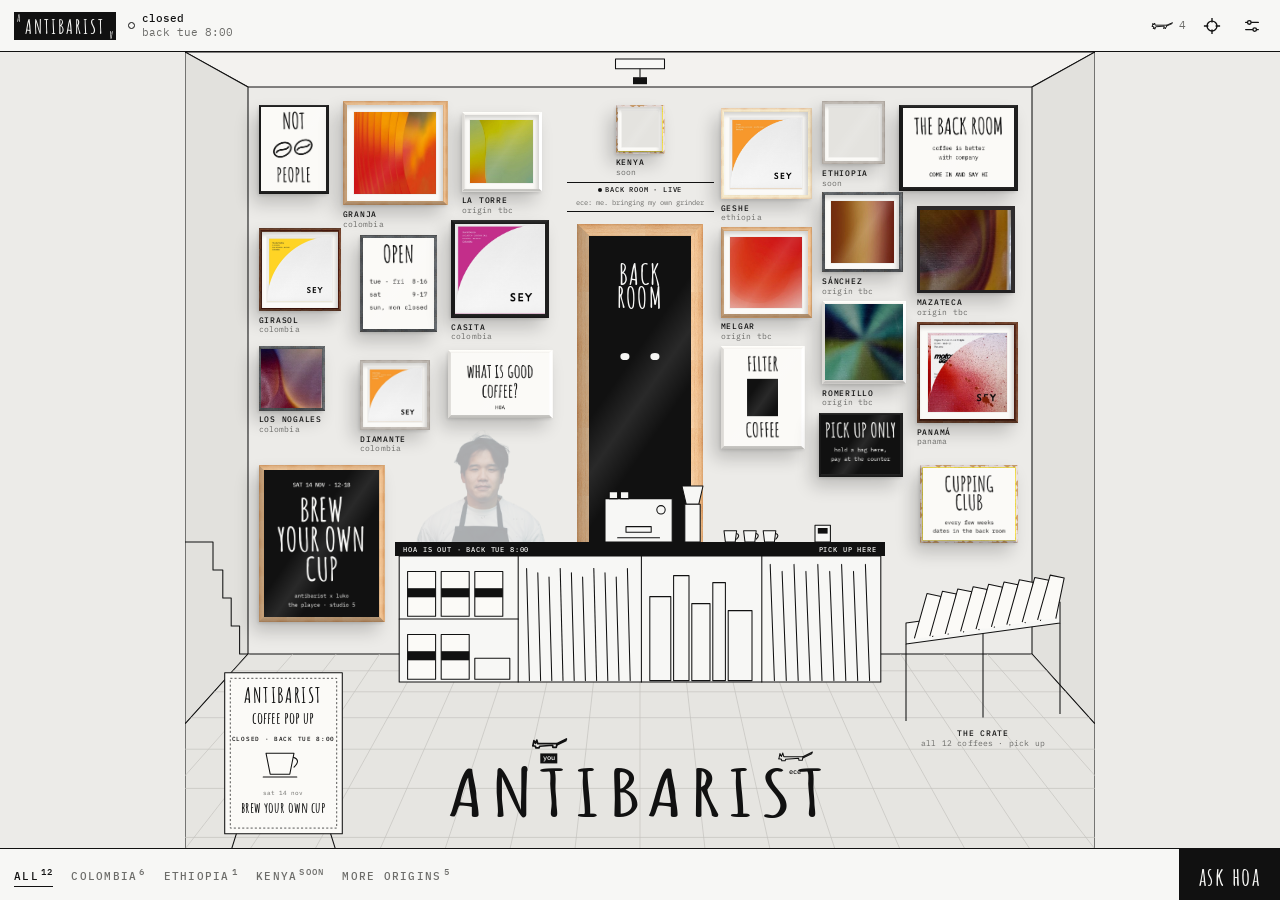
<file: index-room.html>
<!DOCTYPE html>
<html lang="en">
<head>
<meta charset="utf-8">
<meta name="viewport" content="width=device-width, initial-scale=1, viewport-fit=cover">
<meta name="theme-color" content="#ecebe8">
<title>Antibarist · prototype v5</title>
<link rel="stylesheet" href="frameworks-frames/frames.css">
<script src="frameworks-frames/frames.js" defer></script>
<link rel="preconnect" href="https://fonts.googleapis.com">
<link rel="preconnect" href="https://fonts.gstatic.com" crossorigin>
<link href="https://fonts.googleapis.com/css2?family=Amatic+SC:wght@700&family=IBM+Plex+Mono:wght@400;500&display=swap" rel="stylesheet">
<style>
/* black and white interface. the coffees, labels, Hoa and the real Frameworks mouldings (frameworks-frames/) keep their colour */
:root{
  --paper:#ecebe8; --bar:#f7f7f5; --ink:#111; --mute:#6d6d6a; --line:#cfcecb; --soft:#dcdbd7;
  --title:'Amatic SC',cursive; --mono:'IBM Plex Mono',ui-monospace,monospace;
  --top:52px; --dock:52px;
  --sat:env(safe-area-inset-top,0px); --sab:env(safe-area-inset-bottom,0px);
}
*{box-sizing:border-box;margin:0;padding:0;-webkit-tap-highlight-color:transparent}
html,body{height:100%;background:var(--paper);color:var(--ink);font:400 13px/1.55 var(--mono);overflow:hidden;overscroll-behavior:none}
button{font:inherit;color:inherit;background:none;border:0;cursor:pointer;text-align:inherit}
a{color:inherit}
img{display:block;-webkit-user-drag:none;user-select:none}
.k{font:500 10.5px/1.3 var(--mono);text-transform:uppercase;letter-spacing:.12em;color:var(--mute)}

/* top */
.top{position:fixed;inset:0 0 auto 0;height:calc(var(--top) + var(--sat));padding:var(--sat) 14px 0;display:flex;align-items:center;gap:12px;z-index:40;background:var(--bar);border-bottom:1.5px solid var(--ink)}
.logo{background:var(--ink);color:var(--bar);font:700 20px/1 var(--title);letter-spacing:2px;padding:5px 11px 3px;position:relative;flex:none}
.logo i{font-style:normal;font-size:10px;position:absolute;left:3px;top:1px}
.logo i+i{left:auto;top:auto;right:3px;bottom:0;transform:rotate(180deg)}
.status{white-space:nowrap;font-size:11px;line-height:1.25;color:var(--mute);display:flex;align-items:center;gap:7px}
.status .d{width:7px;height:7px;border-radius:50%;background:var(--ink);border:1.5px solid var(--ink);flex:none}
body.closed .status .d{background:transparent}
.status b{font-weight:500;color:var(--ink);display:block}
.sp{flex:1}
.here{font-size:11px;color:var(--mute);display:flex;align-items:center;gap:6px}
.here svg{width:22px;height:11px}
.tune{width:28px;height:28px;display:grid;place-items:center}

/* the shop: one room you can look around in (scroll / drag). laid out like the real Frameworks shop */
.map{position:fixed;left:0;right:0;top:calc(var(--top) + var(--sat));bottom:calc(var(--dock) + var(--sab));overflow:auto;scrollbar-width:none;overscroll-behavior:contain;touch-action:pan-x pan-y;cursor:grab}
.map::-webkit-scrollbar{display:none}
.map.dragging{cursor:grabbing}
.map.dragging *{cursor:grabbing!important}
.world{position:relative;user-select:none;-webkit-user-select:none;margin:0 auto}
.shell{position:absolute;inset:0;width:100%;height:100%;pointer-events:none}
.it{position:absolute;cursor:pointer;transition:opacity .35s;z-index:2}
.it:focus{outline:none}
.it:focus-visible{outline:1.5px solid var(--ink);outline-offset:6px}
.world.filtering .it[data-r]:not(.on){opacity:.12}
.cap{font:500 11px/1.25 var(--mono);color:var(--ink);margin-top:7px;letter-spacing:.1em;text-transform:uppercase;white-space:nowrap}
.cap span{display:block;color:var(--mute);text-transform:none;letter-spacing:.02em;font-weight:400}

/* Hoa behind the counter, the back room door */
.hoa{z-index:2}
.hoa img{width:100%}
body.closed .hoa img{opacity:.28}
.door{z-index:1}
.door .fwf{box-shadow:none}
.door .in{position:absolute;inset:0;pointer-events:none}
.door .bk{position:absolute;left:0;right:0;top:56px;text-align:center;color:var(--bar);font:700 40px/.85 var(--title);letter-spacing:.04em}
.eyes{position:absolute;left:50%;top:175px;width:56px;height:30px;transform:translateX(-50%);display:flex;justify-content:space-between;align-items:center;pointer-events:auto}
.eyes i{width:13px;height:9px;background:var(--bar);border-radius:50%;animation:blink 5.5s infinite}
@keyframes blink{0%,94%,100%{transform:scaleY(1)}96%{transform:scaleY(.1)}}
.plaque{text-align:center;border-top:1.5px solid var(--ink);border-bottom:1.5px solid var(--ink);padding:7px 4px 6px}
.plaque .l1{font:500 9.5px/1 var(--mono);letter-spacing:.12em;text-transform:uppercase;white-space:nowrap}
.plaque .l1 i{display:inline-block;width:6px;height:6px;border-radius:50%;background:var(--ink);margin-right:5px;vertical-align:1px;animation:pulse 2.4s infinite}
@keyframes pulse{50%{opacity:.25}}
.plaque .l2{font:400 10px/1.3 var(--mono);color:var(--mute);margin-top:5px;white-space:nowrap;overflow:hidden;text-overflow:ellipsis}
.counter{z-index:3}
.counter svg{display:block;width:100%;height:auto;overflow:visible}
.rack{z-index:3}
.rack svg{display:block;width:100%;height:auto;overflow:visible}
.sign{z-index:4}
.sign svg{display:block;width:100%;height:auto;overflow:visible}
@media (max-width:899px){.plaque .l1{font-size:11px}.plaque .l2{font-size:11.5px}}
.floorword{z-index:1;font:700 150px/1 var(--title);letter-spacing:.06em;text-align:center;transform:scaleY(.62);transform-origin:50% 0;color:var(--ink)}

/* visitor cats walk on the floor and sometimes jump on the counter */
.cat{position:absolute;width:52px;transform:translate(-50%,-100%);cursor:pointer;z-index:30}
.cat svg{width:100%;height:auto;overflow:visible;display:block}
.cat svg path{fill:none;stroke:var(--ink);stroke-width:4;stroke-linecap:round;stroke-linejoin:round}
.cat.you svg path{stroke-width:6.5}
.cat .flip{transform-box:fill-box;transform-origin:center}
.cat.right .flip{transform:scaleX(-1)}
.cat .lb,.cat .ls{display:none}
.cat.walk .la{animation:la .38s steps(1) infinite}
.cat.walk .lb{display:inline;animation:lb .38s steps(1) infinite}
@keyframes la{50%{opacity:0}}
@keyframes lb{0%{opacity:0}50%{opacity:1}}
.cat.sit .la{display:none}.cat.sit .ls{display:inline}
.cat .tail{transform-box:view-box;transform-origin:100px 31px;animation:tail 2.4s ease-in-out infinite}
@keyframes tail{50%{transform:rotate(-8deg)}}
.cat .nm{position:absolute;left:50%;top:100%;transform:translateX(-50%);font:500 10px/1 var(--mono);color:var(--ink);white-space:nowrap;letter-spacing:.04em;margin-top:2px;padding:2px 3px}
.cat.you .nm{background:var(--ink);color:var(--bar)}

.pop{position:absolute;z-index:50;background:var(--bar);border:1.5px solid var(--ink);padding:14px 16px 16px;width:250px;transform:translate(-50%,-100%);cursor:default}
.pop .t{font:700 28px/1 var(--title)}
.pop p{font-size:12px;line-height:1.45;color:var(--mute);margin:4px 0 12px}
.pop input{font:400 14px var(--mono);border:0;border-bottom:1px solid var(--ink);width:100%;padding:6px 0;margin-bottom:12px;background:transparent;outline:0;color:var(--ink);user-select:text}
.pop .act{font:500 11px/1 var(--mono);text-transform:uppercase;letter-spacing:.1em;background:var(--ink);color:var(--bar);padding:10px 14px}

/* dock: region tabs + ask hoa, one row */
.dock{position:fixed;left:0;right:0;bottom:0;height:calc(var(--dock) + var(--sab));padding-bottom:var(--sab);z-index:40;background:var(--bar);border-top:1.5px solid var(--ink);display:flex}
.regions{flex:1;min-width:0;display:flex;gap:18px;overflow-x:auto;scrollbar-width:none;padding:0 14px;align-items:center}
.regions::-webkit-scrollbar{display:none}
.rg{flex:none;font:500 10.5px/1 var(--mono);text-transform:uppercase;letter-spacing:.12em;color:var(--mute);padding:5px 0;border-bottom:1.5px solid transparent}
.rg.on{color:var(--ink);border-color:var(--ink)}
.rg sup{font-size:9px;margin-left:2px}
.btn-ask{flex:none;background:var(--ink);color:var(--bar);font:700 25px/1 var(--title);letter-spacing:.06em;padding:3px 20px 0}

/* sheet */
.scrim{position:fixed;inset:0;background:rgba(0,0,0,.16);opacity:0;pointer-events:none;transition:opacity .3s;z-index:55}
.scrim.on{opacity:1;pointer-events:auto}
.sheet{position:fixed;left:0;right:0;bottom:0;height:88dvh;background:var(--bar);z-index:60;border-top:1.5px solid var(--ink);transform:translateY(102%);transition:transform .4s cubic-bezier(.3,.9,.3,1);display:flex;flex-direction:column}
.sheet.open{transform:none}
.sheet.short{height:auto;max-height:88dvh}
.grab{flex:none;height:22px;display:flex;justify-content:center;align-items:center;touch-action:none;cursor:grab}
.grab i{width:34px;height:3px;background:var(--line);border-radius:2px}
.shead{flex:none;display:flex;align-items:flex-start;padding:2px 18px 14px;gap:12px}
.shead .t{flex:1;min-width:0}
.shead h2{font:700 44px/.95 var(--title);letter-spacing:.02em;margin-top:6px}
.shead .sub{color:var(--mute);margin-top:4px;font-size:12px}
.x{font:500 10.5px var(--mono);text-transform:uppercase;letter-spacing:.12em;color:var(--mute);padding:6px 0 6px 10px}
.sbody{flex:1;overflow-y:auto;padding:0 18px calc(28px + var(--sab))}
.sbody p{margin-bottom:12px}
.rule{height:1px;background:var(--line);margin:18px 0}
.labelimg{margin:0 0 18px;background:var(--soft);padding:22px}
.labelimg img{width:72%;margin:0 auto;mix-blend-mode:multiply}
.rows div{display:flex;justify-content:space-between;gap:14px;padding:9px 0;border-bottom:1px solid var(--line)}
.rows dt{font:500 10.5px var(--mono);text-transform:uppercase;letter-spacing:.12em;color:var(--mute);padding-top:2px}
.rows dd{text-align:right}
.tbc{border-bottom:1px dashed var(--ink)}
.char{font:700 30px/1.1 var(--title);letter-spacing:.03em;margin:4px 0 16px}
.quote{font:700 26px/1.15 var(--title);letter-spacing:.02em;margin:6px 0 16px}
.quote+.k{margin-top:-8px}
.recipe{display:grid;grid-template-columns:repeat(4,1fr);margin:8px 0 6px;border-top:1px solid var(--line);border-bottom:1px solid var(--line)}
.recipe div{padding:10px 0 9px;font:500 9.5px var(--mono);text-transform:uppercase;letter-spacing:.1em;color:var(--mute);text-align:center}
.recipe div+div{border-left:1px solid var(--line)}
.recipe b{display:block;font:700 30px/1.05 var(--title);color:var(--ink);letter-spacing:0}
.note-ph{font-size:10.5px;color:var(--mute);margin:8px 0 20px}
.primary{display:block;width:100%;background:var(--ink);color:var(--bar);font:500 11.5px/1 var(--mono);text-transform:uppercase;letter-spacing:.14em;padding:16px;text-align:center;text-decoration:none}
.link{display:inline-block;font:500 11px/1 var(--mono);text-transform:uppercase;letter-spacing:.12em;border-bottom:1px solid currentColor;padding:14px 0 3px;margin-top:4px;text-decoration:none}
.acts{display:flex;flex-direction:column;align-items:flex-start;gap:4px}
.acts .primary{margin-bottom:6px}

/* crate */
.filters{display:flex;gap:16px;margin:0 0 16px;overflow-x:auto;scrollbar-width:none}
.crate{display:grid;grid-template-columns:1fr 1fr;gap:22px 14px}
.card .im{aspect-ratio:1;background:var(--soft) center/cover;margin-bottom:8px;box-shadow:inset 0 0 0 12px var(--soft),0 0 0 1.5px var(--ink)}
.card b{display:block;font:700 22px/1 var(--title);letter-spacing:.02em}
.card span{font-size:10.5px;color:var(--mute)}

/* events */
.ev{padding:4px 0 18px;border-bottom:1px solid var(--line);margin-bottom:18px}
.ev h4{font:700 32px/.95 var(--title);margin:8px 0 8px;letter-spacing:.02em}
.hours{width:100%;border-collapse:collapse;margin-bottom:14px}
.hours td{padding:8px 0;border-bottom:1px solid var(--line)}
.hours td:last-child{text-align:right}
.hours tr.today td{font-weight:500;text-decoration:underline}

/* chat */
.topics{flex:none;display:flex;gap:16px;overflow-x:auto;padding:0 18px;border-bottom:1px solid var(--line);scrollbar-width:none}
.topics::-webkit-scrollbar{display:none}
.topic{flex:none;font:500 10.5px/1 var(--mono);text-transform:uppercase;letter-spacing:.12em;color:var(--mute);padding:4px 0 10px;border-bottom:1px solid transparent;margin-bottom:-1px;white-space:nowrap}
.topic.on{color:var(--ink);border-color:var(--ink)}
.chat{flex:1;overflow-y:auto;padding:16px 18px;display:flex;flex-direction:column;gap:16px}
.m{max-width:86%}
.m .who{font:500 10px var(--mono);text-transform:uppercase;letter-spacing:.12em;color:var(--mute);margin-bottom:2px}
.m.h{padding-left:10px;border-left:2px solid var(--ink)}
.m.h .who{color:var(--ink)}
.m.me{align-self:flex-end;text-align:right}
.m.me .who{color:var(--ink)}
.sys{font-size:10.5px;color:var(--mute);border-bottom:1px solid var(--line);padding-bottom:12px}
.typing{font-size:11px;color:var(--mute)}
.compose{flex:none;display:flex;gap:12px;padding:10px 18px calc(12px + var(--sab));border-top:1px solid var(--line);align-items:center}
.compose input{flex:1;min-width:0;border:0;background:transparent;font:400 14px var(--mono);outline:0;padding:10px 0;color:var(--ink)}
.compose button{font:500 11px var(--mono);text-transform:uppercase;letter-spacing:.12em}
.locked{padding:40px 0;text-align:center}
.locked .quote{margin-bottom:8px}

/* ask hoa */
.hoa-head{display:flex;align-items:center;gap:12px;margin-bottom:16px}
.hoa-head img{width:54px;height:54px;object-fit:cover;object-position:50% 8%;border-radius:50%;background:var(--soft);border:1.5px solid var(--ink)}
.prog{display:flex;gap:4px;margin-bottom:18px}
.prog i{flex:1;height:2px;background:var(--line)}.prog i.on{background:var(--ink)}
.say{font:700 36px/1.02 var(--title);letter-spacing:.02em;margin-bottom:18px}
.opts button{display:flex;justify-content:space-between;align-items:center;width:100%;padding:15px 0;border-bottom:1px solid var(--line);font-size:13.5px}
.opts button:first-child{border-top:1px solid var(--line)}
.opts button::after{content:"→";color:var(--mute)}
.opts button:active{background:var(--soft)}
.pick{display:flex;gap:14px;align-items:center;padding:12px 0;border-bottom:1px solid var(--line);width:100%}
.pick .im{width:64px;height:64px;flex:none;background:var(--soft) center/cover;box-shadow:inset 0 0 0 6px var(--soft),0 0 0 1.5px var(--ink)}
.pick b{font:700 24px/1 var(--title);display:block;letter-spacing:.02em}
.pick span{font-size:11px;color:var(--mute)}

/* toast, demo */
.toast{position:fixed;left:14px;right:14px;top:calc(var(--top) + var(--sat) + 8px);z-index:90;background:var(--ink);color:var(--bar);font-size:11.5px;padding:10px 14px;opacity:0;transform:translateY(-6px);transition:.25s;pointer-events:none;text-align:center}
.toast.on{opacity:1;transform:none}
.demo{position:fixed;right:10px;top:calc(var(--top) + var(--sat) + 4px);z-index:45;background:var(--bar);border:1.5px solid var(--ink);padding:10px 14px;display:none;flex-direction:column;width:240px}
.demo.on{display:flex}
.demo button{padding:9px 0;border-bottom:1px solid var(--line);font-size:12px}
.demo button:last-child{border:0}

@media (min-width:900px){
  .sheet{left:auto;right:0;top:calc(var(--top) + var(--sat));bottom:0;width:420px;height:auto;max-height:none;border-top:0;border-left:1.5px solid var(--ink);transform:translateX(102%)}
  .sheet.open{transform:none}
  .grab{display:none}
  .shead{padding-top:20px}
  .scrim{background:transparent}
  .toast{left:50%;right:auto;transform:translate(-50%,-6px);width:420px}
  .toast.on{transform:translate(-50%,0)}
}
@media (prefers-reduced-motion:reduce){*{animation:none!important;transition:none!important}}
</style>
</head>
<body>

<header class="top">
  <div class="logo"><i>A</i>ANTIBARIST<i>A</i></div>
  <div class="status"><span class="d"></span><div id="statusTxt"></div></div>
  <div class="sp"></div>
  <button class="here" id="hereBtn" aria-label="people here now"><svg viewBox="0 0 140 60"><path d="M8 36 L12 16 L18 27 L23 14 L27 28 L100 28 M100 28 L137 12 L134 18 L100 33 M8 36 L18 38 L14 52 L22 44 L24 54 L30 38 L84 34 L80 50 L88 42 L90 52 L100 33" fill="none" stroke="#111" stroke-width="6" stroke-linecap="round" stroke-linejoin="round"/></svg><span id="hereN">0</span></button>
  <button class="tune" id="homeBtn" aria-label="back to the counter"><svg width="18" height="18" viewBox="0 0 20 20" fill="none" stroke="#111" stroke-width="1.5"><circle cx="10" cy="10" r="5.5"/><path d="M10 1v5M10 14v5M1 10h5M14 10h5"/></svg></button>
  <button class="tune" id="demoBtn" aria-label="demo controls"><svg width="18" height="18" viewBox="0 0 20 20" fill="none" stroke="#111" stroke-width="1.5" stroke-linecap="round"><path d="M3 6h14M3 14h14"/><circle cx="7" cy="6" r="2" fill="#f7f7f5"/><circle cx="13" cy="14" r="2" fill="#f7f7f5"/></svg></button>
</header>

<div class="demo" id="demo">
  <span class="k" style="margin-bottom:4px">demo controls</span>
  <button data-d="in">someone opens the site</button>
  <button data-d="out">someone leaves</button>
  <button data-d="msg">fake Telegram message</button>
  <button data-d="open">switch open / closed</button>
</div>

<main class="map" id="map">
  <div class="world" id="world"></div>
</main>

<nav class="dock">
  <div class="regions" id="regions"></div>
  <button class="btn-ask" id="askBtn">ask hoa</button>
</nav>

<div class="scrim" id="scrim"></div>
<aside class="sheet" id="sheet" aria-hidden="true">
  <div class="grab" id="grab"><i></i></div>
  <div class="shead"><div class="t" id="shead"></div><button class="x" id="sclose">close</button></div>
  <div id="sslot" style="flex:1;min-height:0;display:flex;flex-direction:column"></div>
</aside>
<div class="toast" id="toast"></div>

<script>
const $=id=>document.getElementById(id);
const map=$('map'),world=$('world'),sheet=$('sheet'),sslot=$('sslot');
const esc=s=>String(s).replace(/[&<>"]/g,c=>({'&':'&amp;','<':'&lt;','>':'&gt;','"':'&quot;'}[c]));
const pick=a=>a[Math.floor(Math.random()*a.length)];

/* ================= DATA ================= */
// labels Hoa sent. origin:null = still to confirm. short = name in the caption
const COFFEES={
  granja:{short:'granja',farm:'Granja Paraíso 92',producer:'Wilton Benitez',variety:'Orange Bourbon',process:'Fermentation washed',character:['silky','velvety','sirupy'],roaster:'liquid dream.',origin:'Colombia',region:'colombia'},
  nogales:{short:'los nogales',farm:'Los Nogales',producer:'Oscar Hernández',variety:'Bourbon Pimienta',process:'Anaerobic washed',character:['sparkling','juicy','complex'],roaster:'liquid dream.',origin:'Colombia',region:'colombia'},
  latorre:{short:'la torre',farm:'La Torre',producer:'Marleny Imbachi',variety:'Gesha',process:'Washed',character:['juicy','delicate','floral'],roaster:'liquid dream.',origin:null,region:'colombia'},
  girasol:{short:'girasol',farm:'El Girasol',producer:'Nicolas Medina',variety:'Pink Bourbon',process:'Washed',character:[],roaster:'SEY',origin:'Colombia',region:'colombia'},
  casita:{short:'casita',farm:'La Casita · Curtain Call',producer:'David Berrio',variety:'Chiroso',process:'Washed',character:[],roaster:'SEY',origin:'Colombia',region:'colombia'},
  diamante:{short:'diamante',farm:'El Diamante · Surprise Encore',producer:'Duber Mejia',variety:'Chiroso',process:'Washed',character:[],roaster:'SEY',origin:'Colombia',region:'colombia'},
  geshe:{short:'geshe',farm:'Geshe',producer:'',variety:'Ethiopian Landrace',process:'White honey',character:[],roaster:'SEY',origin:'Ethiopia',region:'ethiopia'},
  jaime:{short:'sánchez',farm:'Las Flores',producer:'Jaime Sánchez',variety:'Gesha',process:'Washed',character:['crisp','floral','vibrant'],roaster:'liquid dream.',origin:null,region:'more'},
  fernando:{short:'melgar',farm:'Las Flores',producer:'Fernando Melgar',variety:'Gesha',process:'Natural',character:['velvety','smooth','floral'],roaster:'liquid dream.',origin:null,region:'more'},
  mazateca:{short:'mazateca',farm:'Mazateca',producer:'Renato Martínez',variety:'Typica',process:'Washed',character:['juicy','winey','velvety'],roaster:'liquid dream.',origin:null,region:'more'},
  romerillo:{short:'romerillo',farm:'El Romerillo',producer:'Clever Acosta',variety:'Sidra',process:'Washed',character:['crisp','elegant','floral'],roaster:'liquid dream.',origin:null,region:'more'},
  panama:{short:'panamá',farm:'Digna Nuñez x Lost Origin',producer:'Digna Nuñez',variety:'Gesha',process:'Washed',character:[],roaster:'SEY',origin:'Panama',region:'more'}
};
const REGIONS=[['all','all'],['colombia','colombia'],['ethiopia','ethiopia'],['kenya','kenya'],['more','more origins']];
const NAMES=['mila','jonas','ece','luca','noor','sami','kai','yuki','ben','tabea'];
const FROM=['Neukölln','Kreuzberg','Wedding','Hamburg','Milano','Lisbon','Friedrichshain','Moabit'];

/* ================= THE SHOP =================
   one wall, laid out like the real shop: salon-hung frames left and right, the back room doorway in the middle,
   Hoa behind the counter, the print rack on the right, the A-frame sign and ANTIBARIST on the floor.
   x, y = top-left in px inside the room (1300 x 1250), w = width.
   c = coffee, e = empty "soon" frame for a region, p = a printed text piece (drawn by makePrint).
   f = Frameworks moulding (frameworks-frames/README.md), m = mount */
const WORLD={w:1300,h:1250};
const REGION_AT={all:[540,560],colombia:[300,330],ethiopia:[960,260],kenya:[650,260],more:[980,420]}; // where a region tab moves the view
const WALL=[
  // left: colombia
  {p:'notcoffee',x:105,y:75, w:100,f:'black',m:'none'},
  {c:'granja',   x:225,y:70, w:150,f:'oak'},
  {c:'latorre',  x:395,y:85, w:115,f:'white'},
  {c:'girasol',  x:105,y:252,w:118,f:'walnut'},
  {p:'hours',    x:250,y:262,w:110,f:'steel',m:'none'},
  {c:'casita',   x:380,y:240,w:140,f:'black',m:'none'},
  {c:'nogales',  x:105,y:420,w:95, f:'steel',m:'none'},
  {c:'diamante', x:250,y:440,w:100,f:'grey'},
  {p:'quote',    x:375,y:425,w:150,f:'white',m:'none'},
  {p:'event',    x:105,y:590,w:180,f:'oak',m:'none'},
  // above the door
  {e:'kenya',    x:615,y:75, w:70, f:'chipped'},
  // right: elsewhere
  {c:'geshe',    x:765,y:80, w:130,f:'ash'},
  {e:'ethiopia', x:910,y:70, w:90, f:'grey'},
  {p:'telegram', x:1020,y:75,w:170,f:'black',m:'none'},
  {c:'jaime',    x:910,y:200,w:115,f:'steel'},
  {c:'fernando', x:765,y:250,w:130,f:'oak'},
  {c:'mazateca', x:1045,y:220,w:140,f:'box',m:'none'},
  {c:'romerillo',x:910,y:355,w:120,f:'white',m:'none'},
  {c:'panama',   x:1045,y:385,w:145,f:'walnut'},
  {p:'filter',   x:765,y:420,w:120,f:'white',m:'none'},
  {p:'pickup',   x:905,y:515,w:120,f:'black',m:'none'},
  {p:'cupping',  x:1050,y:590,w:140,f:'chipped',m:'none'}
];

/* printed text pieces on the wall. drawn on a canvas (after the fonts load), then framed like the coffees */
const AM=px=>`700 ${px}px "Amatic SC"`,MO=(px,w=400)=>`${w} ${px}px "IBM Plex Mono"`;
const PRINTS={
  notcoffee:{h:130,go:()=>openAbout(),draw(x,W,H){x.font=AM(34);x.fillText('NOT',W/2,34);bean(x,W/2-17,66);bean(x,W/2+15,62);x.font=AM(30);x.fillText('PEOPLE',W/2,H-14)}},
  filter:{h:150,go:()=>openAsk(),draw(x,W,H){x.font=AM(30);x.fillText('FILTER',W/2,34);x.fillRect(W/2-24,46,48,58);x.fillText('COFFEE',W/2,H-14)}},
  hours:{h:140,go:()=>openEvents(),draw(x,W,H){x.font=AM(36);x.fillText('OPEN',W/2,38);x.font=MO(9.5);['tue - fri  8-16','sat        9-17','sun, mon closed'].forEach((t,i)=>x.fillText(t,W/2,70+i*20))}},
  quote:{h:95,go:()=>openAbout(),draw(x,W,H){x.font=AM(29);x.fillText('what is good',W/2,38);x.fillText('coffee?',W/2,68);x.font=MO(8);x.fillText('HOA',W/2,86)}},
  event:{h:228,bg:'#111',fg:'#f7f7f5',go:()=>openEvents(),draw(x,W,H){x.font=MO(9,500);x.fillText('SAT 14 NOV · 12-18',W/2,26);x.font=AM(50);['BREW','YOUR OWN','CUP'].forEach((t,i)=>x.fillText(t,W/2,80+i*46));x.font=MO(8.5);x.fillText('antibarist x luko',W/2,H-30);x.fillText('the playce · studio 5',W/2,H-16)}},
  telegram:{h:120,go:()=>openChat(),draw(x,W,H){x.font=AM(34);x.fillText('THE BACK ROOM',W/2,40);x.font=MO(9);x.fillText('coffee is better',W/2,64);x.fillText('with company',W/2,78);x.font=MO(8.5,500);x.fillText('COME IN AND SAY HI',W/2,104)}},
  pickup:{h:90,bg:'#111',fg:'#f7f7f5',go:()=>openCrate(),draw(x,W,H){x.font=AM(30);x.fillText('PICK UP ONLY',W/2,34);x.font=MO(8.5);x.fillText('hold a bag here,',W/2,56);x.fillText('pay at the counter',W/2,70)}},
  cupping:{h:110,go:()=>openEvents(),draw(x,W,H){x.font=AM(32);x.fillText('CUPPING',W/2,36);x.fillText('CLUB',W/2,64);x.font=MO(8.5);x.fillText('every few weeks',W/2,86);x.fillText('dates in the back room',W/2,99)}}
};
function bean(x,cx,cy){x.save();x.translate(cx,cy);x.rotate(-.5);x.lineWidth=2.4;x.beginPath();x.ellipse(0,0,14,10,0,0,Math.PI*2);x.stroke();x.beginPath();x.moveTo(-11,0);x.bezierCurveTo(-4,-6,4,6,11,0);x.stroke();x.restore()}
function makePrint(id,w){
  const P=PRINTS[id],s=3,cv=document.createElement('canvas');cv.width=w*s;cv.height=P.h*s;
  const x=cv.getContext('2d');x.scale(s,s);x.fillStyle=P.bg||'#fbfaf7';x.fillRect(0,0,w,P.h);
  x.fillStyle=x.strokeStyle=P.fg||'#111';x.textAlign='center';P.draw(x,w,P.h);
  return cv.toDataURL('image/png');
}

function put(x,y,w,html,cls='',attrs){
  const el=document.createElement('div');
  el.className='it '+cls;el.style.cssText=`left:${x}px;top:${y}px;width:${w}px`;
  el.innerHTML=html;
  attrs&&Object.entries(attrs).forEach(([k,v])=>el.setAttribute(k,v));
  world.appendChild(el);return el;
}
const kbd=el=>{el.tabIndex=0;el.setAttribute('role','button');el.addEventListener('keydown',e=>{if(e.key==='Enter'||e.key===' '){e.preventDefault();el.click()}});return el};
const BLACK='data:image/svg+xml,'+encodeURIComponent('<svg xmlns="http://www.w3.org/2000/svg" width="180" height="555"><rect width="180" height="555" fill="#111"/></svg>');
const BLANK='data:image/svg+xml,'+encodeURIComponent('<svg xmlns="http://www.w3.org/2000/svg" width="400" height="400"><rect width="400" height="400" fill="#e4e3df"/></svg>');

function shell(){ // walls, ceiling, floor tiles, the stairs on the left. thin lines only
  const W=WORLD.w,H=WORLD.h,L='stroke="#111" stroke-width="1.5" stroke-linejoin="round"';
  let t='';const vx=650,vy=300;
  for(let x=-900;x<=2200;x+=62){const k=(H-vy)/(860-vy);t+=`<line x1="${x}" y1="860" x2="${(vx+(x-vx)*k).toFixed(1)}" y2="${H}"/>`}
  [884,914,951,996,1052,1122,1208].forEach(y=>t+=`<line x1="0" y1="${y}" x2="${W}" y2="${y}"/>`);
  return `<svg class="shell" viewBox="0 0 ${W} ${H}" preserveAspectRatio="none">
   <polygon points="0,0 ${W},0 1210,50 90,50" fill="#f3f2ef" ${L}/>
   <polygon points="0,0 90,50 90,860 0,960" fill="#e2e1dd" ${L}/>
   <polygon points="${W},0 1210,50 1210,860 ${W},960" fill="#e2e1dd" ${L}/>
   <polygon points="0,960 90,860 1210,860 ${W},960 ${W},${H} 0,${H}" fill="#e6e5e1" ${L}/>
   <clipPath id="fl"><polygon points="0,960 90,860 1210,860 ${W},960 ${W},${H} 0,${H}"/></clipPath>
   <g clip-path="url(#fl)" stroke="#c4c3bf" stroke-width="1">${t}</g>
   <path d="M0 700 H40 V740 H54 V780 H66 V820 H78 V860 H90" fill="none" ${L}/>
   <rect x="615" y="10" width="70" height="14" fill="#f7f7f5" ${L}/><path d="M650 24 V36" ${L}/><rect x="640" y="36" width="20" height="10" fill="#111"/>
  </svg>`;
}
function counterSVG(){
  const L='stroke="#111" stroke-width="1.5" stroke-linejoin="round" stroke-linecap="round"',F='fill="#f7f7f5"';
  let s='';
  // on top: espresso machine, grinder, cups, card reader
  s+=`<rect x="300" y="18" width="96" height="62" ${F} ${L}/><rect x="306" y="8" width="12" height="10" ${F} ${L}/><rect x="322" y="8" width="12" height="10" ${F} ${L}/><path d="M330 58 h36 v8 h-36 z M318 74 h60" ${F} ${L}/><circle cx="380" cy="34" r="6" ${F} ${L}/>`;
  s+=`<path d="M410 0 h30 l-6 26 h-18 z" ${F} ${L}/><rect x="414" y="26" width="22" height="54" ${F} ${L}/>`;
  [470,498,526].forEach(x=>s+=`<path d="M${x} 64 h18 l-2 16 h-14 z" ${F} ${L}/><path d="M${x+18} 68 q6 2 0 8" fill="none" ${L}/>`);
  s+=`<rect x="600" y="56" width="22" height="24" ${F} ${L}/><rect x="604" y="60" width="14" height="8" fill="#111"/>`;
  // counter top + front
  s+=`<rect x="0" y="80" width="700" height="20" fill="#111"/>`;
  s+=`<text id="slabL" x="12" y="94" fill="#f7f7f5" font-family="IBM Plex Mono" font-size="9.5" font-weight="500" letter-spacing="1.2">HOA IS IN · TAP HIM TO ASK</text>`;
  s+=`<text x="688" y="94" fill="#f7f7f5" text-anchor="end" font-family="IBM Plex Mono" font-size="9.5" font-weight="500" letter-spacing="1.2">PICK UP HERE</text>`;
  s+=`<rect x="6" y="100" width="688" height="180" ${F} ${L}/>`;
  [176,352,524].forEach(x=>s+=`<line x1="${x}" y1="100" x2="${x}" y2="280" ${L}/>`);
  s+=`<line x1="6" y1="190" x2="176" y2="190" ${L}/>`;
  // bags on the shelf (opens the crate)
  let b='';[18,66,114].forEach(x=>b+=`<rect x="${x}" y="122" width="40" height="64" fill="#fbfaf7" ${L}/><rect x="${x}" y="146" width="40" height="13" fill="#111"/>`);
  [18,66].forEach(x=>b+=`<rect x="${x}" y="212" width="40" height="64" fill="#fbfaf7" ${L}/><rect x="${x}" y="236" width="40" height="13" fill="#111"/>`);
  b+=`<rect x="114" y="246" width="50" height="30" ${F} ${L}/>`;
  s+=`<g id="bags" style="cursor:pointer">${b}</g>`;
  // frames leaning in the bins, books
  for(let i=0;i<10;i++){const x=188+i*16;s+=`<line x1="${x}" y1="${118+(i%3)*6}" x2="${x+4}" y2="278" ${L}/>`}
  [[364,30,120],[398,22,150],[424,26,110],[454,18,140],[476,34,100]].forEach(([x,w,h])=>s+=`<rect x="${x}" y="${278-h}" width="${w}" height="${h}" ${F} ${L}/>`);
  for(let i=0;i<9;i++){const x=536+i*17;s+=`<line x1="${x}" y1="${112+(i%2)*10}" x2="${x+6}" y2="278" ${L}/>`}
  return `<svg viewBox="0 0 700 280">${s}</svg>`;
}
function rackSVG(){ // the print rack on the right = the crate
  const L='stroke="#111" stroke-width="1.5" stroke-linejoin="round"';
  let s=`<path d="M10 70 L230 40 L230 70 L10 100 Z" fill="#f7f7f5" ${L}/><path d="M10 100 V210 M230 70 V200 M120 85 V205" ${L}/>`;
  for(let i=0;i<9;i++){const x=22+i*22;s+=`<path d="M${x} ${92-i*3.3} l18 -64 l20 4 l-12 ${58}" fill="#fbfaf7" ${L}/>`}
  return `<svg viewBox="0 0 240 215">${s}</svg>`;
}
function signSVG(){ // the A-frame sign from the photo
  const L='stroke="#111" stroke-width="1.5" stroke-linejoin="round" stroke-linecap="round"';
  return `<svg viewBox="0 0 170 262">
   <path d="M18 230 L8 262 M152 230 L162 262" ${L}/>
   <rect x="1" y="1" width="168" height="230" fill="#fbfaf7" ${L}/><rect x="9" y="9" width="152" height="214" fill="none" stroke="#111" stroke-width="1" stroke-dasharray="3 3"/>
   <text x="85" y="44" text-anchor="middle" font-family="Amatic SC" font-weight="700" font-size="30" letter-spacing="2" fill="#111">ANTIBARIST</text>
   <text x="85" y="74" text-anchor="middle" font-family="Amatic SC" font-weight="700" font-size="24" fill="#111">coffee pop up</text>
   <text id="signSt" x="85" y="98" text-anchor="middle" font-family="IBM Plex Mono" font-weight="500" font-size="9" letter-spacing="1" fill="#111">OPEN</text>
   <path d="M60 116 h40 l-6 30 h-28 z M100 122 q10 4 0 14 M56 150 h48" fill="none" ${L}/>
   <text x="85" y="176" text-anchor="middle" font-family="IBM Plex Mono" font-size="8.5" fill="#6d6d6a">sat 14 nov</text>
   <text x="85" y="202" text-anchor="middle" font-family="Amatic SC" font-weight="700" font-size="22" fill="#111">brew your own cup</text>
  </svg>`;
}

function buildMap(){
  world.style.width=WORLD.w+'px';world.style.height=WORLD.h+'px';
  world.insertAdjacentHTML('afterbegin',shell());

  // the frames on the wall: coffees, "soon" frames and printed pieces, each in a real Frameworks moulding
  WALL.forEach(f=>{
    const c=f.c&&COFFEES[f.c],r=c?c.region:f.e;
    const src=c?`img/${f.c}-art.jpg`:f.e?BLANK:makePrint(f.p,f.w);
    const img=`<img src="${src}" data-frame="${f.f}" data-mount="${f.m||'white'}" data-k="${f.p?'.045':'.055'}" style="width:${f.w}px" alt="${c?esc(c.farm):f.e?f.e+' coming soon':''}">`;
    const cap=c?`<div class="cap">${esc(c.short)}<span>${esc(c.origin?c.origin.toLowerCase():'origin tbc')}</span></div>`:f.e?`<div class="cap">${f.e}<span>soon</span></div>`:'';
    const el=kbd(put(f.x,f.y,f.w,img+cap,c||f.e?'fr':'pr',r?{'data-r':r}:null));
    el.onclick=()=>c?openCoffee(f.c):f.e?toast(`${f.e} is coming soon. ask Hoa in the back room`):PRINTS[f.p].go();
  });

  // the back room: a doorway in a real oak moulding, meow-meow's eyes, a live plaque above it
  kbd(put(545,185,210,`<div class="plaque"><div class="l1"><i></i><span id="chatTag">back room · live</span></div><div class="l2" id="lastMsg"></div></div>`)).onclick=()=>openChat();
  const door=kbd(put(560,245,180,`<img src="${BLACK}" data-frame="oak" data-mount="none" data-k=".045" style="width:180px" alt=""><div class="in"><div class="bk">BACK<br>ROOM</div><button class="eyes" id="meow" aria-label="meow-meow"><i></i><i></i></button></div>`,'door',{id:'door','aria-label':'the back room, live chat'}));
  door.onclick=()=>openChat();
  $('meow').onclick=e=>{e.stopPropagation();showPop($('meow'),`<div class="t">meow-meow</div><p>lives in the back room. you mostly see her eyes. the tip jar is hers.</p><button class="act" id="treat">give a treat</button>`,()=>{$('treat').onclick=()=>{closePop();toast('thank you · in the real version this is a €1 tip for Hoa')}})};

  // Hoa behind the counter
  kbd(put(330,535,190,`<img src="img/hoa-cut.png" alt="Hoa">`,'hoa',{id:'hoaFig','aria-label':'Hoa, ask him'})).onclick=()=>openAsk();
  const ctr=put(300,620,700,counterSVG(),'counter');ctr.style.cursor='default';
  $('bags').onclick=()=>openCrate();
  ctr.querySelector('#slabL').style.cursor='pointer';ctr.querySelector('#slabL').onclick=()=>openAsk();
  kbd(put(1020,745,240,rackSVG()+`<div class="cap" style="text-align:center">the crate<span>all ${Object.keys(COFFEES).length} coffees · pick up</span></div>`,'rack')).onclick=()=>openCrate();

  // the floor
  kbd(put(55,885,170,signSVG(),'sign')).onclick=()=>openEvents();
  kbd(put(330,1010,640,'ANTIBARIST','floorword')).onclick=()=>openAbout();
  setLast();
}
function setLast(){const m=[...log].reverse().find(m=>!m.sys);$('lastMsg')&&($('lastMsg').textContent=m?`${m.who}: ${m.t}`:'')}

/* moving around: native scroll on touch + trackpad, drag with the mouse */
// the room is scaled to the screen: about 2.5 phone screens wide, or fitted to the height on desktop
let Z=1;
function setZoom(){
  Z=isDesk()?Math.max(.7,Math.min(1.1,map.clientHeight/1150,map.clientWidth/1350)):.8;
  world.style.zoom=Z;
}
function centerOn(x,y,smooth=true){
  map.scrollTo({left:x*Z-map.clientWidth/2,top:y*Z-map.clientHeight/2,behavior:smooth?'smooth':'auto'});
}
(()=>{let d=null,moved=false;
  map.addEventListener('pointerdown',e=>{if(e.pointerType!=='mouse'||e.button||e.target.closest('.pop'))return;d={x:e.clientX,y:e.clientY,l:map.scrollLeft,t:map.scrollTop};moved=false});
  addEventListener('pointermove',e=>{if(!d)return;const dx=e.clientX-d.x,dy=e.clientY-d.y;
    if(!moved&&Math.abs(dx)+Math.abs(dy)>5){moved=true;map.classList.add('dragging')}
    if(moved){map.scrollLeft=d.l-dx;map.scrollTop=d.t-dy}});
  addEventListener('pointerup',()=>{d=null;map.classList.remove('dragging')});
  map.addEventListener('click',e=>{if(moved){e.stopPropagation();e.preventDefault();moved=false}},true);
})();

/* ================= HELPERS ================= */
function toast(t,ms=2600){const el=$('toast');el.textContent=t;el.classList.add('on');clearTimeout(toast.t);toast.t=setTimeout(()=>el.classList.remove('on'),ms)}
const isDesk=()=>innerWidth>=900;

/* ================= REGIONS ================= */
let region='all';
function renderRegions(){
  const n=r=>r==='all'?Object.keys(COFFEES).length:Object.values(COFFEES).filter(c=>c.region===r).length;
  $('regions').innerHTML=REGIONS.map(([r,t])=>`<button class="rg ${region===r?'on':''}" data-r="${r}">${t}<sup>${n(r)||'soon'}</sup></button>`).join('');
  $('regions').querySelectorAll('.rg').forEach(b=>b.onclick=()=>setRegion(b.dataset.r));
}
function setRegion(r){
  region=(region===r&&r!=='all')?'all':r;
  world.classList.toggle('filtering',region!=='all');
  world.querySelectorAll('.it[data-r]').forEach(f=>f.classList.toggle('on',f.dataset.r===region));
  renderRegions();
  centerOn(...REGION_AT[region]);
}

/* ================= SHEET ================= */
let sheetName=null;
function openSheet(head,body,o={}){
  $('shead').innerHTML=head;sslot.innerHTML=body;
  sheet.classList.toggle('short',!!o.short);
  sheet.classList.add('open');sheet.setAttribute('aria-hidden','false');$('scrim').classList.add('on');
  sheetName=o.name||null;closePop();
}
function closeSheet(){sheet.classList.remove('open');sheet.setAttribute('aria-hidden','true');$('scrim').classList.remove('on');sheetName=null}
$('sclose').onclick=closeSheet;$('scrim').onclick=closeSheet;
addEventListener('keydown',e=>{if(e.key==='Escape'){closeSheet();closePop()}});
(()=>{let y0=null,dy=0;const g=$('grab');
 g.addEventListener('pointerdown',e=>{y0=e.clientY;dy=0;g.setPointerCapture(e.pointerId);sheet.style.transition='none'});
 g.addEventListener('pointermove',e=>{if(y0===null)return;dy=Math.max(0,e.clientY-y0);sheet.style.transform=`translateY(${dy}px)`});
 g.addEventListener('pointerup',()=>{sheet.style.transition='';sheet.style.transform='';if(dy>80)closeSheet();y0=null});
})();
const head=(k,t,sub)=>`<div class="k">${k}</div><h2>${t}</h2>${sub?`<div class="sub">${sub}</div>`:''}`;

/* ================= COFFEE ================= */
let bag=0;
function openCoffee(id){
  const c=COFFEES[id];
  const body=`<div class="sbody">
    <div class="labelimg"><img src="img/${id}-label.jpg" alt="${esc(c.roaster)} label"></div>
    ${c.character.length?`<div class="char">${c.character.join(' · ')}</div>`:''}
    <dl class="rows">
      <div><dt>roaster</dt><dd>${esc(c.roaster)}</dd></div>
      <div><dt>origin</dt><dd>${c.origin||'<span class="tbc">to confirm</span>'}</dd></div>
      <div><dt>variety</dt><dd>${esc(c.variety)}</dd></div>
      <div><dt>process</dt><dd>${esc(c.process)}</dd></div>
    </dl>
    <div class="rule"></div>
    <div class="k" style="margin-bottom:6px">Hoa's note</div>
    <div class="quote">"${c.variety.includes('Gesha')?'light and flowery. drink it black and let it cool a bit.':/anaerobic|ferment/i.test(c.process)?'a wild one. try it as filter first.':'clean and sweet. a good place to start.'}"</div>
    <div class="k" style="margin:4px 0 0">how he brews it</div>
    <div class="recipe"><div><b>15g</b>coffee</div><div><b>250g</b>water</div><div><b>93°</b>temp</div><div><b>2:45</b>time</div></div>
    <p class="note-ph">pick up only, at Frameworks. note, recipe and price are placeholders for Hoa to fill in</p>
    <div class="acts"><button class="primary" id="addBag">hold a bag for pickup</button><button class="link" id="askHoa">ask Hoa about this coffee</button></div>
  </div>`;
  openSheet(head((c.origin||'origin to confirm')+' · '+c.roaster,esc(c.farm),c.producer?esc(c.producer):''),body,{name:'coffee'});
  $('addBag').onclick=()=>openHold(id);
  $('askHoa').onclick=()=>openChat(`hey Hoa, how do you brew the ${c.farm}?`);
}

/* ================= HOLD FOR PICKUP =================
   no online shop: you ask Hoa to keep a bag, you pay at the counter. demo only, nothing is sent yet */
function pickupDays(){
  const out=[],names=['sun','mon','tue','wed','thu','fri','sat'];let d=berlin().day;
  for(let i=1;out.length<3&&i<10;i++){const k=(d+i)%7;if(k>=2&&k<=6)out.push(i===1?'tomorrow':names[k])}
  return out;
}
function openHold(id){
  const c=COFFEES[id];
  openSheet(head('hold for pickup',esc(c.farm),'Hoa keeps a bag for you at Frameworks. you pay at the counter.'),`<div class="sbody">
    <div class="k" style="margin-bottom:4px">when do you come by?</div>
    <div class="opts">${pickupDays().map(d=>`<button data-d="${d}">${d}</button>`).join('')}</div>
    <div class="k" style="margin:18px 0 0">your name</div>
    <div class="compose" style="padding:0;border:0;border-bottom:1px solid var(--line)"><input id="holdNm" placeholder="so Hoa knows it's yours" value="${myName?esc(myName):''}" autocomplete="off"></div>
    <p class="note-ph">price and how many bags are left come from Hoa later</p></div>`,{short:1});
  sslot.querySelectorAll('[data-d]').forEach(b=>b.onclick=()=>{
    const nm=$('holdNm').value.trim();if(!nm){$('holdNm').focus();toast('add your name first');return}
    myName=myName||nm.toLowerCase().slice(0,14);youCat&&(youCat.el.querySelector('.nm').textContent=myName);
    closeSheet();toast(`Hoa keeps a bag of ${c.farm} for ${nm} till ${b.dataset.d}. pay at the counter`,3600);
  });
}

/* ================= CRATE ================= */
function openCrate(f='all'){
  const ids=Object.keys(COFFEES).filter(id=>f==='all'||COFFEES[id].region===f);
  const body=`<div class="sbody"><div class="filters">${REGIONS.filter(r=>r[0]!=='kenya').map(([r,t])=>`<button class="rg ${f===r?'on':''}" data-f="${r}">${t}</button>`).join('')}</div>
    <div class="crate">${ids.map(id=>{const c=COFFEES[id];return `<button class="card" data-id="${id}"><div class="im" style="background-image:url(img/${id}-art.jpg)"></div><b>${esc(c.farm)}</b><span>${esc(c.origin||'origin tbc')} · ${esc(c.roaster)}</span></button>`}).join('')}</div></div>`;
  openSheet(head('the crate','everything on the wall',`${Object.keys(COFFEES).length} coffees`),body);
  sslot.querySelectorAll('[data-f]').forEach(b=>b.onclick=()=>openCrate(b.dataset.f));
  sslot.querySelectorAll('.card').forEach(b=>b.onclick=()=>openCoffee(b.dataset.id));
}

/* ================= EVENTS / ABOUT ================= */
const HOURS=[['Mon','closed'],['Tue','8 - 16'],['Wed','8 - 16'],['Thu','8 - 16'],['Fri','8 - 16'],['Sat','9 - 17'],['Sun','closed']];
function openEvents(){
  const idx=(berlin().day+6)%7;
  const body=`<div class="sbody">
   <div class="ev"><div class="k">sat 14 nov · 12 - 18 · the playce at studio 5</div><h4>Antibarist x Luko<br>brew your own cup</h4><p>the biggest coffee selection in Berlin. pick a bean, pick a brewer, make your own cup.</p><button class="link" onclick="toast('saved · in the real version this goes to your calendar')">I'm coming</button></div>
   <div class="ev"><div class="k">every few weeks</div><h4>cupping club</h4><p>5 to 8 coffees side by side, no experience needed. the next date is posted in the back room.</p></div>
   <div class="k" style="margin-bottom:4px">opening hours · Frameworks Berlin, Kreuzberg</div>
   <table class="hours">${HOURS.map((d,i)=>`<tr class="${i===idx?'today':''}"><td>${d[0]}${i===idx?' · today':''}</td><td>${d[1]}</td></tr>`).join('')}</table></div>`;
  openSheet(head('the counter',"what's on"),body);
}
function openAbout(){
  const body=`<div class="sbody">
   <div class="quote">"What is good coffee? This question has been following me since my early days."</div>
   <div class="k">Hoa</div>
   <div class="rule"></div>
   <p>Hoa started at a place where nobody cared about the coffee. The service was warm, the coffee was not. So he did his own research, visited the coffee shops people recommended, and made up his own mind.</p>
   <p>Antibarist is the result: a specialty coffee popup inside Frameworks Berlin, a framing shop in Kreuzberg. A space to share what he finds with others, over coffee.</p>
   <div class="rule"></div>
   <p style="color:var(--mute)">the eyes in the back room belong to meow-meow, she lives here. every line cat is a real person on this site right now. the one with the black name tag is you.</p>
   <div class="acts" style="margin-top:14px"><a class="primary" href="https://t.me/antibarist" target="_blank" rel="noopener">join on telegram</a></div></div>`;
  openSheet(head('about','not your typical barista'),body);
}

/* ================= ASK HOA ================= */
const Q=[
  {q:'how do you make coffee at home?',a:[['espresso machine','esp'],['filter: V60, Chemex, AeroPress','fil'],['moka pot','moka'],["I don't. I come here.",'any']]},
  {q:'what do you want to taste?',a:[['fruit. berries, citrus, juice','fruit'],['flowers. jasmine, tea','floral'],['sweet. chocolate, caramel','sweet'],['surprise me','any']]},
  {q:'how wild can it be?',a:[['keep it clean and classic','clean'],['a little funky is fine','funky1'],['the weirder the better','funky2']]},
  {q:'light like tea, or heavy and syrupy?',a:[['light','light'],['somewhere in between','mid'],['heavy','heavy']]}
];
function tags(c){
  const t=new Set(),w=c.character.join(' ');
  if(/juicy|vibrant|sparkling|winey|crisp/.test(w))t.add('fruit');
  if(/floral|delicate|elegant/.test(w))t.add('floral');
  if(/silky|velvety|smooth|sirupy/.test(w))t.add('sweet');
  if(/crisp|delicate|elegant|vibrant/.test(w))t.add('light');
  if(/sirupy|silky|winey|complex/.test(w))t.add('heavy');
  if(!c.character.length){ // no words on the label: go by variety
    if(/Gesha|Chiroso|Landrace/.test(c.variety)){t.add('floral');t.add('light')}
    if(/Pink Bourbon|Chiroso|Landrace/.test(c.variety))t.add('fruit');
  }
  const p=c.process.toLowerCase();
  t.add(/anaerobic|ferment/.test(p)?'funky2':/natural|honey/.test(p)?'funky1':'clean');
  return t;
}
let answers=[];
function openAsk(step=-1){
  const face=`<div class="hoa-head"><img src="img/hoa-cut.png" alt=""><div><div style="font:700 24px/1 var(--title)">Hoa</div><div class="k">behind the counter</div></div></div>`;
  if(step===-1){
    answers=[];
    openSheet(head('ask hoa','what is good coffee?'),`<div class="sbody">${face}<p>No milk questions. Just four questions about what you like, then I tell you which coffee on the wall to try.</p><div class="acts" style="margin-top:18px"><button class="primary" id="go">start</button></div></div>`,{short:1});
    $('go').onclick=()=>openAsk(0);return;
  }
  if(step===Q.length)return askResult();
  const q=Q[step];
  openSheet(head('ask hoa',`question ${step+1} of ${Q.length}`),`<div class="sbody">${face}<div class="prog">${Q.map((_,i)=>`<i class="${i<=step?'on':''}"></i>`).join('')}</div><div class="say">${q.q}</div><div class="opts">${q.a.map(a=>`<button data-v="${a[1]}">${a[0]}</button>`).join('')}</div></div>`,{short:1});
  sslot.querySelectorAll('[data-v]').forEach(b=>b.onclick=()=>{answers[step]=b.dataset.v;openAsk(step+1)});
}
function askResult(){
  const [brew,taste,wild,body]=answers;
  const scored=Object.entries(COFFEES).map(([id,c])=>{
    const t=tags(c);let s=Math.random()*.3;
    if(taste!=='any'&&t.has(taste))s+=3;
    if(t.has(wild))s+=2; else if(wild==='funky2'&&t.has('funky1'))s+=1;
    if(body==='light'&&t.has('light'))s+=1.5;
    if(body==='heavy'&&t.has('heavy'))s+=1.5;
    if(body==='mid'&&!t.has('light')&&!t.has('heavy'))s+=1;
    if((brew==='esp'||brew==='moka')&&(t.has('sweet')||t.has('heavy')))s+=1;
    if(brew==='fil'&&(t.has('floral')||t.has('light')))s+=1;
    return {id,c,s};
  }).sort((a,b)=>b.s-a.s);
  const top=scored[0],more=scored.slice(1,3);
  const why={fruit:'It tastes like fruit',floral:'It is light and flowery',sweet:'It is sweet and round',any:'It is one of my favourites right now'}[taste];
  const how={esp:'pull it as espresso',fil:'brew it as filter',moka:'it works on a moka pot',any:'come by and I make it for you'}[brew];
  const body2=`<div class="sbody">
    <div class="labelimg"><img src="img/${top.id}-label.jpg" alt=""></div>
    <div class="quote">"Try ${esc(top.c.farm)}. ${why}, and ${how}."</div><div class="k">Hoa</div>
    <div class="acts" style="margin:18px 0 22px"><button class="primary" id="seeTop">see this coffee</button><button class="link" id="talk">talk to Hoa about it</button></div>
    <div class="k" style="margin-bottom:4px">also try</div>
    ${more.map(m=>`<button class="pick" data-id="${m.id}"><div class="im" style="background-image:url(img/${m.id}-art.jpg)"></div><div><b>${esc(m.c.farm)}</b><span>${esc(m.c.variety)} · ${esc(m.c.process)}</span></div></button>`).join('')}
    <button class="link" id="again" style="margin-top:14px">ask again</button></div>`;
  openSheet(head('ask hoa','your coffee'),body2);
  $('seeTop').onclick=()=>openCoffee(top.id);$('again').onclick=()=>openAsk(0);
  $('talk').onclick=()=>openChat(`hey Hoa, you told me to try the ${top.c.farm}. `);
  sslot.querySelectorAll('.pick').forEach(b=>b.onclick=()=>openCoffee(b.dataset.id));
}

/* ================= CHAT ================= */
const TOPICS=[['Café Window',1],['Cupping Club'],['Brewing Recipes'],['Coffee Review'],['Beanexchange'],['Coffee Memes']];
let myName=null;
let log=[
  {sys:'the back room. coffee is better with company, so pull up a chair. this is the Café Window topic of the Antibarist Telegram group, messages go both ways.'},
  {who:'mila',t:'is the Granja Paraíso still there? it tasted like orange juice',at:'09:41'},
  {who:'Hoa',t:'yes, 3 bags left. come before saturday',at:'09:44',hoa:1},
  {who:'jonas',t:'who is going to brew your own cup on the 14th?',at:'10:12'},
  {who:'ece',t:'me. bringing my own grinder',at:'10:15'}
];
let unread=0;
const hm=()=>{const b=berlin();return String(b.h).padStart(2,'0')+':'+String(b.m).padStart(2,'0')};
const msgHTML=m=>m.sys?`<div class="sys">${esc(m.sys)}</div>`:`<div class="m ${m.hoa?'h':''} ${m.me?'me':''}"><div class="who">${esc(m.who)} · ${m.at}${m.me?' · sent':''}</div>${esc(m.t)}</div>`;
function openChat(prefill=''){
  unread=0;badge();
  const n=cats.filter(c=>!c.you).length;
  const body=`<div class="topics">${TOPICS.map((t,i)=>`<button class="topic ${i===0?'on':''}" data-i="${i}">${t[0]}</button>`).join('')}</div>
   <div class="chat" id="chat">${log.map(msgHTML).join('')}</div>
   <form class="compose" id="compose"><input id="cin" placeholder="write to Hoa and the group" autocomplete="off" enterkeyhint="send"><button>send</button></form>`;
  openSheet(head('live · linked to telegram','the back room',`Hoa + ${n} people here now`),body,{name:'chat'});
  $('chat').scrollTop=1e6;
  const cin=$('cin');cin.value=prefill;if(isDesk())setTimeout(()=>cin.focus(),400);
  $('compose').onsubmit=e=>{e.preventDefault();const v=cin.value.trim();if(!v)return;cin.value='';
    push({who:myName||'you',t:v,at:hm(),me:1});youCat&&youCat.say(v.length>18?v.slice(0,16)+'…':v);reply(v)};
  sslot.querySelectorAll('.topic').forEach(b=>b.onclick=()=>{
    const i=+b.dataset.i;if(i===0)return openChat();
    sslot.querySelectorAll('.topic').forEach(x=>x.classList.toggle('on',x===b));
    $('chat').innerHTML=`<div class="locked"><div class="quote">${TOPICS[i][0]}</div><p style="color:var(--mute)">members only. this topic stays inside Telegram.</p><a class="primary" href="https://t.me/antibarist" target="_blank" rel="noopener" style="margin-top:18px">join 120 people on telegram</a></div>`;
    $('compose').style.display='none';
  });
}
function push(m){
  log.push(m);setLast();
  if(sheetName==='chat'&&$('chat')){$('chat').insertAdjacentHTML('beforeend',msgHTML(m));$('chat').scrollTop=1e6}
  else if(!m.me){unread++;badge()}
}
function badge(){$('chatTag').textContent=unread>0?`back room · ${unread} new`:'back room · live'}
function typing(name,ms,cb){
  setTimeout(()=>{if($('chat')){$('chat').insertAdjacentHTML('beforeend',`<div class="typing" id="typ">${name} is typing</div>`);$('chat').scrollTop=1e6}},600);
  setTimeout(()=>{$('typ')&&$('typ').remove();cb()},ms);
}
function reply(q){
  const s=q.toLowerCase(),at=(s.match(/@(\w+)/)||[])[1],mate=at&&cats.find(c=>c.name===at);
  if(mate){typing(mate.name,2600,()=>{push({who:mate.name,t:pick(['hey, nice to meet you here','hi! are you at Frameworks right now?','hello. have you tried the Granja Paraíso?']),at:hm()});mate.say('hi')});return}
  let a;
  if(/oat|milk|cow/.test(s))a='both work. but for the fruity ones, try it without milk first';
  else if(/open|hour|when|today|close/.test(s))a=berlin().open?'open right now, come by':'closed right now. tue to fri 8-16, sat 9-17';
  else if(/fruit|recommend|which|best|suggest|try/.test(s))a='fruity: Los Nogales. flowery: Las Flores. sweet: Granja Paraíso';
  else if(/brew|recipe|grind|v60|how/.test(s))a='15g coffee, 250g water, 93 degrees, around 2:45. then taste and adjust';
  else if(/cat|meow/.test(s))a='meow-meow is the real boss here';
  else if(/^(hi|hey|hello|hallo|moin|ciao)/.test(s))a='hey, welcome to the back room';
  else a='good question, give me a minute. or ask me at the counter';
  typing('Hoa',2600,()=>push({who:'Hoa',t:a,at:hm(),hoa:1}));
}
const RANDOM=[['mila','just got the SEY El Girasol, smells crazy'],['luca','cupping club next week?'],['Hoa','new on the wall: SEY Geshe from Ethiopia',1],['jonas','meow-meow is sleeping on my jacket again'],['Hoa','batch brew is ready',1]];
function randomMsg(){const r=pick(RANDOM);push({who:r[0],t:r[1],at:hm(),hoa:r[2]});if(sheetName!=='chat')toast('new message in the back room',1800)}
setInterval(()=>{if(Math.random()<.4)randomMsg()},32000);
$('askBtn').onclick=()=>openAsk();

/* ================= OPEN / CLOSED ================= */
function berlin(){
  const p=Object.fromEntries(new Intl.DateTimeFormat('en-GB',{timeZone:'Europe/Berlin',weekday:'short',hour:'2-digit',minute:'2-digit',hour12:false}).formatToParts(new Date()).map(x=>[x.type,x.value]));
  const day=['Sun','Mon','Tue','Wed','Thu','Fri','Sat'].indexOf(p.weekday),h=+p.hour%24,m=+p.minute,t=h+m/60;
  let open=false,close=0;
  if(day>=2&&day<=5&&t>=8&&t<16){open=true;close=16}
  if(day===6&&t>=9&&t<17){open=true;close=17}
  return {day,h,m,open,close};
}
let forced=null;
const nextOpen=d=>(d===6||d===0||d===1)?'tue 8:00':(berlin().h<8?'today 8:00':'tomorrow 8:00');
function applyOpen(){
  const b=berlin(),open=forced===null?b.open:forced;
  document.body.classList.toggle('closed',!open);
  $('slabL')&&($('slabL').textContent=open?'HOA IS IN · TAP HIM TO ASK':'HOA IS OUT · BACK '+nextOpen(b.day).toUpperCase());
  $('signSt')&&($('signSt').textContent=open?(forced===null?'OPEN TILL '+b.close+':00':'OPEN NOW'):'CLOSED · BACK '+nextOpen(b.day).toUpperCase());
  $('statusTxt').innerHTML=open?`<b>open</b>${forced===null?'till '+b.close+':00':'Hoa is in'}`:`<b>closed</b>back ${nextOpen(b.day)}`;
}
function toggleOpen(){forced=document.body.classList.contains('closed');applyOpen();toast(forced?'lights on · Hoa is in':'lights off · closed')}

/* ================= CATS ================= */
// every cat is a visitor. they walk on the floor and sometimes jump on the counter. x, y = px in the room (where the paws are)
const CAT=`<svg viewBox="0 0 140 60"><g class="flip">
 <path d="M8 36 L12 16 L18 27 L23 14 L27 28 L100 28"/>
 <g class="tail"><path d="M100 28 L137 10 L134 17 L100 33"/></g>
 <g class="la"><path d="M8 36 L18 38 L14 52 L22 44 L24 54 L30 38 L84 34 L80 50 L88 42 L90 52 L100 33"/></g>
 <g class="lb"><path d="M8 36 L18 38 L22 52 L25 44 L31 54 L33 38 L86 34 L93 50 L95 42 L99 52 L100 33"/></g>
 <g class="ls"><path d="M8 36 L18 38 L19 44 L32 44 L34 38 L84 34 L85 42 L98 42 L100 33"/></g>
</g></svg>`;
const FLOOR={x0:60,x1:1240,y0:985,y1:1225},TOP={x0:330,x1:980,y:700}; // where cats can be
const floorSpot=()=>[FLOOR.x0+Math.random()*(FLOOR.x1-FLOOR.x0),FLOOR.y0+Math.random()*(FLOOR.y1-FLOOR.y0)];
const clampX=x=>Math.max(FLOOR.x0,Math.min(FLOOR.x1,x)),clampY=y=>Math.max(FLOOR.y0,Math.min(FLOOR.y1,y));
let cats=[],youCat=null,popFor=null;
class Cat{
  constructor(o={}){
    this.you=!!o.you;const used=cats.map(c=>c.name);
    this.name=this.you?'you':(pick(NAMES.filter(n=>!used.includes(n)))||'guest');this.from=pick(FROM);
    const sp=floorSpot();this.x=o.x??(330+Math.random()*560);this.y=o.y??sp[1];
    this.el=document.createElement('button');this.el.className='cat sit'+(this.you?' you':'');
    this.el.innerHTML=CAT+`<span class="nm">${this.name}</span>`;
    this.el.onclick=e=>{e.stopPropagation();this.you?youPop():matePop(this)};
    world.appendChild(this.el);
    this.wait=1500+Math.random()*4000;this.target=null;this.speed=45+Math.random()*35;
    if(o.enter){ // walks in from the edge of what you can see
      this.x=-40;this.y=FLOOR.y0+40+Math.random()*120;
      this.go(140+Math.random()*400,this.y+(Math.random()-.5)*60);
    }
    this.place();
  }
  place(){this.el.style.left=this.x+'px';this.el.style.top=this.y+'px'}
  go(x,y){this.target={x,y};this.el.classList.remove('sit');this.el.classList.add('walk');this.el.classList.toggle('right',x>this.x)}
  say(t,ms=1800){const b=this.el.querySelector('.nm');b.textContent=t;clearTimeout(this.st);this.st=setTimeout(()=>b.textContent=this.you?(myName||'you'):this.name,ms)}
  tick(dt){
    if(this===popFor)return;
    if(!this.target){
      if(this.leaving){this.el.remove();cats=cats.filter(c=>c!==this);here();return}
      this.wait-=dt;if(this.wait<=0){
        // mostly stroll nearby, sometimes wander off to another wall
        const up=this.y<FLOOR.y0;
        if(up)this.go(...floorSpot()); // jump down again
        else if(Math.random()<.15)this.go(TOP.x0+Math.random()*(TOP.x1-TOP.x0),TOP.y); // jump on the counter
        else this.go(clampX(this.x+(Math.random()-.5)*420),clampY(this.y+(Math.random()-.5)*160));
      }
      return;
    }
    const dx=this.target.x-this.x,dy=this.target.y-this.y,d=Math.hypot(dx,dy),st=this.speed*dt/1000;
    if(d<=st){this.x=this.target.x;this.y=this.target.y;this.target=null;this.el.classList.remove('walk');this.el.classList.add('sit');this.wait=(document.body.classList.contains('closed')?9000:4000)+Math.random()*7000}
    else{this.x+=dx/d*st;this.y+=dy/d*st}
    this.place();
  }
  leave(){this.leaving=true;this.go(this.x<WORLD.w/2?-60:WORLD.w+60,clampY(this.y))}
}
const here=()=>$('hereN').textContent=cats.length;
function addCat(o){const c=new Cat(o);cats.push(c);here();return c}

/* ================= POPUPS ================= */
let popEl=null;
function showPop(anchor,html,after){
  closePop();popEl=document.createElement('div');popEl.className='pop';popEl.innerHTML=html;popEl.onclick=e=>e.stopPropagation();map.appendChild(popEl);
  const mr=map.getBoundingClientRect(),wr={left:mr.left-map.scrollLeft,top:mr.top-map.scrollTop},r=anchor.getBoundingClientRect(),half=popEl.offsetWidth/2+10;
  const x=r.left+r.width/2-wr.left,minX=map.scrollLeft+half,maxX=map.scrollLeft+map.clientWidth-half;
  popEl.style.left=Math.max(minX,Math.min(maxX,x))+'px';
  popEl.style.top=Math.max(map.scrollTop+popEl.offsetHeight+12,r.top-wr.top-8)+'px';
  after&&after();
}
function closePop(){popEl&&popEl.remove();popEl=null;popFor=null}
map.addEventListener('click',closePop);
function matePop(c){
  showPop(c.el,`<div class="t">${c.name}</div><p>from ${c.from} · ${pick(['looking at the wall','in the back room','reading the labels','just walked in'])}</p><button class="act" id="hi">say hi</button>`,()=>{$('hi').onclick=()=>{closePop();openChat('@'+c.name+' ')}});
  popFor=c;c.el.classList.remove('walk');c.el.classList.add('sit');
}
function youPop(){
  showPop(youCat.el,`<div class="t">this is you</div><p>pick a name so people in the back room know who you are.</p><input id="nm" maxlength="14" placeholder="your name" value="${myName?esc(myName):''}"><button class="act" id="saveNm">save</button>`,()=>{
    $('saveNm').onclick=()=>{const v=$('nm').value.trim().toLowerCase().replace(/[^\p{L}\p{N}_]/gu,'').slice(0,14);if(v){myName=v;youCat.el.querySelector('.nm').textContent=v}closePop()};
  });
  popFor=youCat;
}

/* ================= BOOT ================= */
let last=performance.now();
function loop(t){const dt=Math.min(60,t-last);last=t;cats.forEach(c=>c.tick(dt));requestAnimationFrame(loop)}
$('demoBtn').onclick=e=>{e.stopPropagation();$('demo').classList.toggle('on')};
document.addEventListener('click',e=>{if(!$('demo').contains(e.target))$('demo').classList.remove('on')});
$('demo').querySelectorAll('[data-d]').forEach(b=>b.onclick=()=>{
  const d=b.dataset.d;
  if(d==='in'){const c=addCat({enter:true});toast(c.name+' opened the site')}
  if(d==='out'){const c=cats.find(c=>!c.you&&!c.leaving);if(c){c.leave();toast(c.name+' left')}}
  if(d==='msg')randomMsg();
  if(d==='open')toggleOpen();
  $('demo').classList.remove('on');
});
$('hereBtn').onclick=()=>{toast(`${cats.length} people on the site right now. tap a cat to say hi.`);youCat.say('this is you',2200)};
addEventListener('resize',()=>{setZoom()});
$('homeBtn').onclick=()=>{if(region!=='all')setRegion('all');else centerOn(...REGION_AT.all)};

function boot(){
  buildMap();setZoom();renderRegions();
  window.FrameworksFrames&&FrameworksFrames.scan();
  centerOn(...REGION_AT.all,false);
  youCat=addCat({you:true,x:520,y:1000});
  const n=2+Math.floor(Math.random()*2);for(let i=0;i<n;i++)addCat();
  applyOpen();setInterval(applyOpen,60000);requestAnimationFrame(loop);
  setTimeout(()=>{unread=2;badge()},5000);
  setInterval(()=>{const r=Math.random();if(r<.25&&cats.length<6)addCat({enter:true});else if(r>.85&&cats.length>3){const c=cats.find(c=>!c.you&&!c.leaving&&c!==popFor);c&&c.leave()}},18000);
}
document.fonts?document.fonts.ready.then(boot):boot();
</script>
</body>
</html>
</file>
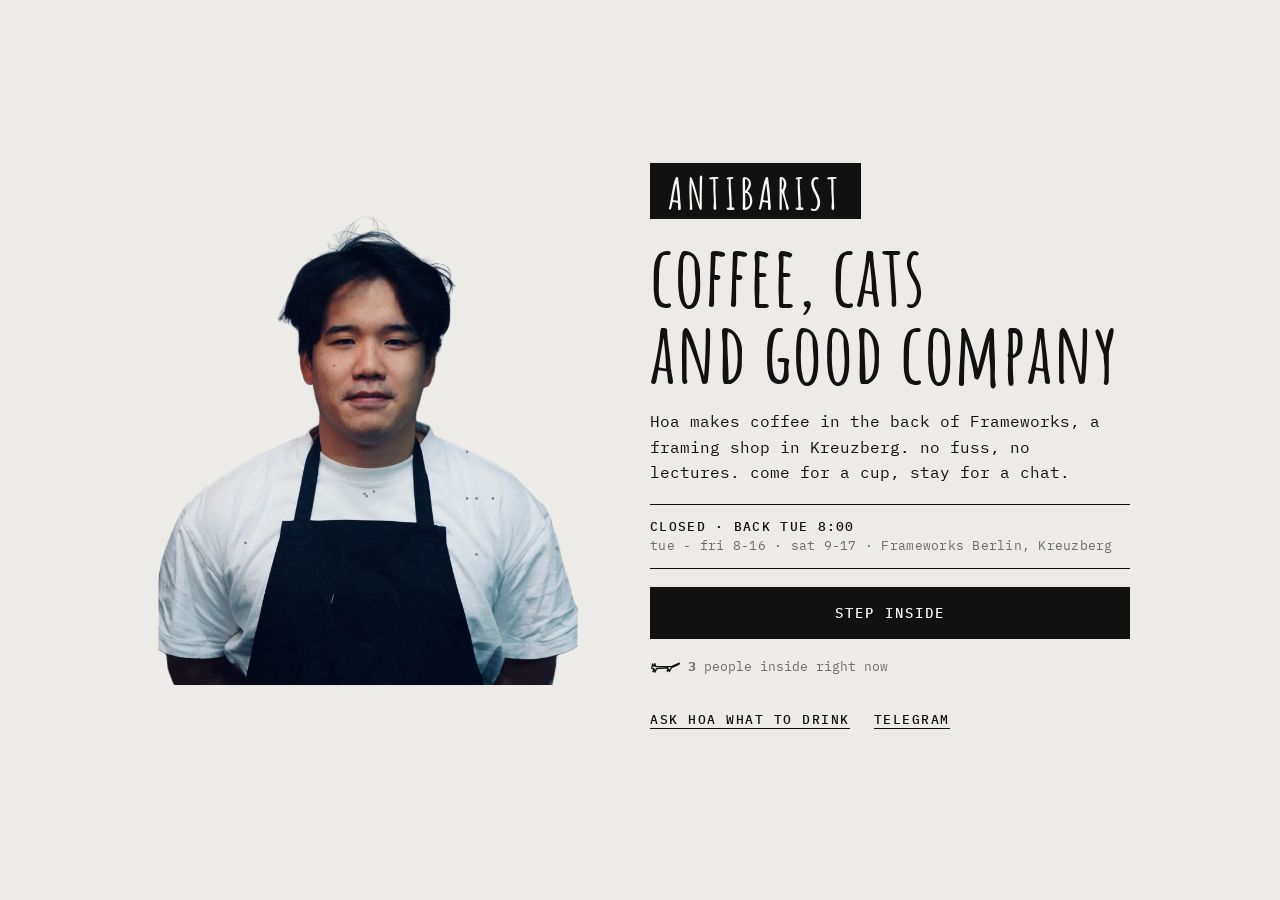
<file: index-v10.html>
<!DOCTYPE html>
<html lang="en">
<head>
<meta charset="utf-8">
<meta name="viewport" content="width=device-width, initial-scale=1, viewport-fit=cover">
<meta name="theme-color" content="#ecebe8">
<title>Antibarist · prototype v10</title>
<link rel="stylesheet" href="frameworks-frames/frames.css">
<script src="frameworks-frames/frames.js" defer></script>
<link rel="preconnect" href="https://fonts.googleapis.com">
<link rel="preconnect" href="https://fonts.gstatic.com" crossorigin>
<link href="https://fonts.googleapis.com/css2?family=Amatic+SC:wght@700&family=IBM+Plex+Mono:wght@400;500&display=swap" rel="stylesheet">
<style>
/* black and white interface. the coffees, labels, Hoa and the real Frameworks mouldings (frameworks-frames/) keep their colour */
:root{
  --paper:#ecebe8; --bar:#f7f7f5; --ink:#111; --mute:#6d6d6a; --line:#cfcecb; --soft:#dcdbd7;
  --title:'Amatic SC',cursive; --mono:'IBM Plex Mono',ui-monospace,monospace;
  --top:52px; --dock:52px;
  --sat:env(safe-area-inset-top,0px); --sab:env(safe-area-inset-bottom,0px);
}
*{box-sizing:border-box;margin:0;padding:0;-webkit-tap-highlight-color:transparent}
html,body{height:100%;background:var(--paper);color:var(--ink);font:400 13px/1.55 var(--mono);overflow:hidden;overscroll-behavior:none}
button{font:inherit;color:inherit;background:none;border:0;cursor:pointer;text-align:inherit}
a{color:inherit}
img{display:block;-webkit-user-drag:none;user-select:none}
.k{font:500 10.5px/1.3 var(--mono);text-transform:uppercase;letter-spacing:.12em;color:var(--mute)}

/* top */
.top{position:fixed;inset:0 0 auto 0;height:calc(var(--top) + var(--sat));padding:var(--sat) 14px 0;display:flex;align-items:center;gap:12px;z-index:40;background:var(--bar);border-bottom:1.5px solid var(--ink)}
.logo{background:var(--ink);color:var(--bar);font:700 20px/1 var(--title);letter-spacing:2px;padding:5px 11px 3px;position:relative;flex:none}
.logo i{font-style:normal;font-size:10px;position:absolute;left:3px;top:1px}
.logo i+i{left:auto;top:auto;right:3px;bottom:0;transform:rotate(180deg)}
.status{white-space:nowrap;font-size:11px;line-height:1.25;color:var(--mute);display:flex;align-items:center;gap:7px}
.status .d{width:7px;height:7px;border-radius:50%;background:var(--ink);border:1.5px solid var(--ink);flex:none}
body.closed .status .d{background:transparent}
.status b{font-weight:500;color:var(--ink);display:block}
.sp{flex:1}
.here{font-size:11px;color:var(--mute);display:flex;align-items:center;gap:6px}
.here svg{width:22px;height:11px}
.tune{width:28px;height:28px;display:grid;place-items:center}

/* the map: one big wall you can move around in every direction */
.map{position:fixed;left:0;right:0;top:calc(var(--top) + var(--sat));bottom:calc(var(--dock) + var(--sab));overflow:scroll;scrollbar-width:none;overscroll-behavior:contain;touch-action:pan-x pan-y;cursor:grab}
.map::-webkit-scrollbar{display:none}
.map.dragging{cursor:grabbing}
.map.dragging *{cursor:grabbing!important}
.world{position:relative;user-select:none;-webkit-user-select:none;margin:0 auto}
.it{position:absolute;cursor:pointer;transition:opacity .35s}
.it:focus{outline:none}
.it:focus-visible{outline:1.5px solid var(--ink);outline-offset:6px}
.world.filtering .it[data-r]:not(.on){opacity:.12}
.old{opacity:.5;filter:grayscale(1)}
.old:hover{opacity:.8}
.intro{cursor:default;text-align:center;width:fit-content;margin:0 auto;padding:8px 12px}
.intro p{font-size:12.5px;line-height:1.55}
.info{cursor:pointer}
@media (max-width:899px){.world .cap{font-size:14px}.sn text{font-size:16px}.blabel .bn{font-size:13px}.intro p{font-size:15px}.intro .k{font-size:13px}.live b,.live span#lastMsg{font-size:12.5px}.block p,.hrs div{font-size:14px}.block .k{font-size:12.5px}}
.cap{display:inline-block;background:var(--paper);padding:5px 8px 6px;font:500 12px/1.3 var(--mono);color:var(--ink);margin-top:8px;letter-spacing:.1em;text-transform:uppercase;white-space:nowrap}
.cap b{font-weight:500;display:block}
.cap span{display:block;color:var(--mute);text-transform:none;letter-spacing:.02em;font-weight:400}
.streets{position:absolute;left:0;top:0;pointer-events:none}
.sn text{font:500 14px var(--mono);letter-spacing:3px;fill:var(--ink)}
.blabel{cursor:default}
.blabel .bl{display:inline-block;background:var(--paper);font:700 50px/1 var(--title);letter-spacing:.03em;padding:4px 12px 0;text-transform:uppercase}
.blabel .bn{display:table;background:var(--paper);font:500 12px/1 var(--mono);letter-spacing:.12em;text-transform:uppercase;color:var(--mute);padding:5px 12px 6px}
.blabel.arch .bn{color:#9a9995}
.chip{background:var(--paper);padding:12px 14px}
.br{background:var(--ink);color:var(--bar);position:relative;padding:18px 22px}
.brt{font:700 46px/.9 var(--title);letter-spacing:.04em;text-transform:uppercase}
.br .eyes{top:118px}
.br .live{position:absolute;left:22px;right:22px;bottom:18px;width:auto;margin:0}
.br .live b{color:var(--bar)}
.br .live b i{background:var(--bar)}
.br #lastMsg{color:#a9a8a4}
.spec img{width:100%;mix-blend-mode:multiply}
.h-wall{font:700 42px/.9 var(--title);letter-spacing:.02em;cursor:default;text-align:center}
.q-mid{font:700 40px/1 var(--title);letter-spacing:.02em;text-align:center;cursor:default}
.h-wall .k{display:block;margin-bottom:6px}
.quote-big{font:700 38px/1.02 var(--title);letter-spacing:.02em;cursor:default}
.quote-big .k{display:block;margin-top:10px}

/* the centre: Hoa + the back room */
.hoa img{width:100%}
body.closed .hoa img{opacity:.28}
.hoa .off{display:none}
body.closed .hoa .on{display:none}
body.closed .hoa .off{display:block}
.door{background:var(--ink);height:205px;position:relative}
.door .bk{position:absolute;left:0;right:0;bottom:14px;text-align:center;color:var(--bar);font:700 40px/.85 var(--title);letter-spacing:.04em}
.eyes{position:absolute;left:50%;top:62px;width:56px;height:30px;transform:translateX(-50%);display:flex;justify-content:space-between;align-items:center}
.eyes i{width:13px;height:9px;background:var(--bar);border-radius:50%;animation:blink 5.5s infinite}
@keyframes blink{0%,94%,100%{transform:scaleY(1)}96%{transform:scaleY(.1)}}
.live{margin-top:9px;width:150px}
.live b{display:block;font:500 10px/1.3 var(--mono);letter-spacing:.1em;text-transform:uppercase;white-space:nowrap}
.live b i{display:inline-block;width:6px;height:6px;border-radius:50%;background:var(--ink);margin-right:6px;vertical-align:1px;animation:pulse 2.4s infinite}
@keyframes pulse{50%{opacity:.25}}
.live span#lastMsg{display:block;font:400 10px/1.3 var(--mono);color:var(--mute);display:-webkit-box;-webkit-line-clamp:2;-webkit-box-orient:vertical;overflow:hidden;margin-top:2px}
.poster{background:var(--ink);color:var(--bar);padding:18px 18px 20px}
.poster .k{color:#a9a8a4}
.poster h3{font:700 46px/.88 var(--title);letter-spacing:.02em;margin:10px 0 12px}
.poster p{font-size:11px;line-height:1.5}
.block .t{font:700 30px/1 var(--title);letter-spacing:.02em;margin:6px 0 8px}
.block p{font-size:11.5px;line-height:1.55}
.block .u{display:inline-block;border-bottom:1px solid var(--ink);font:500 10.5px/1 var(--mono);letter-spacing:.12em;text-transform:uppercase;padding:12px 0 3px}
.hrs div{display:flex;justify-content:space-between;border-bottom:1px solid var(--line);padding:5px 0;font-size:11.5px}
.idx .row{display:flex;gap:10px;align-items:baseline;padding:5px 0;border-bottom:1px solid var(--line);font-size:11.5px;width:100%}
.idx .row i{font-style:normal;color:var(--mute);width:20px;flex:none}
.idx .row span{flex:1}
.idx .row em{font-style:normal;color:var(--mute);font-size:10px}

/* visitor cats walk anywhere on the map */
.cat{position:absolute;width:58px;transform:translate(-50%,-100%);cursor:pointer;z-index:30}
.cat svg{width:100%;height:auto;overflow:visible;display:block}
.cat svg path{fill:none;stroke:var(--ink);stroke-width:4;stroke-linecap:round;stroke-linejoin:round}
.cat.you svg path{stroke-width:6.5}
.cat .flip{transform-box:fill-box;transform-origin:center}
.cat.right .flip{transform:scaleX(-1)}
.cat .lb,.cat .ls{display:none}
.cat.walk .la{animation:la .38s steps(1) infinite}
.cat.walk .lb{display:inline;animation:lb .38s steps(1) infinite}
@keyframes la{50%{opacity:0}}
@keyframes lb{0%{opacity:0}50%{opacity:1}}
.cat.sit .la{display:none}.cat.sit .ls{display:inline}
.cat .tail{transform-box:view-box;transform-origin:100px 31px;animation:tail 2.4s ease-in-out infinite}
@keyframes tail{50%{transform:rotate(-8deg)}}
.cat .nm{position:absolute;left:50%;top:100%;transform:translateX(-50%);font:500 10px/1 var(--mono);color:var(--ink);white-space:nowrap;letter-spacing:.04em;margin-top:2px;padding:2px 3px}
.cat.you .nm{background:var(--ink);color:var(--bar)}

.pop{position:absolute;z-index:50;background:var(--bar);border:1.5px solid var(--ink);padding:14px 16px 16px;width:250px;transform:translate(-50%,-100%);cursor:default}
.pop .t{font:700 28px/1 var(--title)}
.pop p{font-size:12px;line-height:1.45;color:var(--mute);margin:4px 0 12px}
.pop .k{margin-bottom:4px}
.pacts{display:flex;align-items:center;gap:16px}
.plink{font:500 11px/1 var(--mono);text-transform:uppercase;letter-spacing:.1em;border-bottom:1px solid var(--ink);padding-bottom:3px}
.pop input{font:400 14px var(--mono);border:0;border-bottom:1px solid var(--ink);width:100%;padding:6px 0;margin-bottom:12px;background:transparent;outline:0;color:var(--ink);user-select:text}
.pop .act{font:500 11px/1 var(--mono);text-transform:uppercase;letter-spacing:.1em;background:var(--ink);color:var(--bar);padding:10px 14px}

/* dock: region tabs + ask hoa, one row */
.dock{position:fixed;left:0;right:0;bottom:0;height:calc(var(--dock) + var(--sab));padding-bottom:var(--sab);z-index:40;background:var(--bar);border-top:1.5px solid var(--ink);display:flex}
.regions{flex:1;min-width:0;display:flex;gap:18px;overflow-x:auto;scrollbar-width:none;padding:0 14px;align-items:center}
.regions::-webkit-scrollbar{display:none}
.rg{flex:none;font:500 10.5px/1 var(--mono);text-transform:uppercase;letter-spacing:.12em;color:var(--mute);padding:5px 0;border-bottom:1.5px solid transparent}
.rg.on{color:var(--ink);border-color:var(--ink)}
.rg sup{font-size:9px;margin-left:2px}
.btn-ask{flex:none;background:var(--ink);color:var(--bar);font:700 25px/1 var(--title);letter-spacing:.06em;padding:3px 20px 0}

/* sheet */
.scrim{position:fixed;inset:0;background:rgba(0,0,0,.16);opacity:0;pointer-events:none;transition:opacity .3s;z-index:55}
.scrim.on{opacity:1;pointer-events:auto}
.sheet{position:fixed;left:0;right:0;bottom:0;height:88dvh;background:var(--bar);z-index:60;border-top:1.5px solid var(--ink);transform:translateY(102%);transition:transform .4s cubic-bezier(.3,.9,.3,1);display:flex;flex-direction:column}
.sheet.open{transform:none}
.sheet.short{height:auto;max-height:88dvh}
.grab{flex:none;height:22px;display:flex;justify-content:center;align-items:center;touch-action:none;cursor:grab}
.grab i{width:34px;height:3px;background:var(--line);border-radius:2px}
.shead{flex:none;display:flex;align-items:flex-start;padding:2px 18px 14px;gap:12px}
.shead .t{flex:1;min-width:0}
.shead h2{font:700 44px/.95 var(--title);letter-spacing:.02em;margin-top:6px}
.shead .sub{color:var(--mute);margin-top:4px;font-size:12px}
.x{font:500 10.5px var(--mono);text-transform:uppercase;letter-spacing:.12em;color:var(--mute);padding:6px 0 6px 10px}
.sbody{flex:1;overflow-y:auto;padding:0 18px calc(28px + var(--sab))}
.sbody p{margin-bottom:12px}
.rule{height:1px;background:var(--line);margin:18px 0}
.labelimg{margin:0 0 18px;background:var(--soft);padding:22px}
.labelimg img{width:72%;margin:0 auto;mix-blend-mode:multiply}
.rows div{display:flex;justify-content:space-between;gap:14px;padding:9px 0;border-bottom:1px solid var(--line)}
.rows dt{font:500 10.5px var(--mono);text-transform:uppercase;letter-spacing:.12em;color:var(--mute);padding-top:2px}
.rows dd{text-align:right}
.tbc{border-bottom:1px dashed var(--ink)}
.char{font:700 30px/1.1 var(--title);letter-spacing:.03em;margin:4px 0 16px}
.quote{font:700 26px/1.15 var(--title);letter-spacing:.02em;margin:6px 0 16px}
.quote+.k{margin-top:-8px}
.recipe{display:grid;grid-template-columns:repeat(4,1fr);margin:8px 0 6px;border-top:1px solid var(--line);border-bottom:1px solid var(--line)}
.recipe div{padding:10px 0 9px;font:500 9.5px var(--mono);text-transform:uppercase;letter-spacing:.1em;color:var(--mute);text-align:center}
.recipe div+div{border-left:1px solid var(--line)}
.recipe b{display:block;font:700 30px/1.05 var(--title);color:var(--ink);letter-spacing:0}
.note-ph{font-size:10.5px;color:var(--mute);margin:8px 0 20px}
.primary{display:block;width:100%;background:var(--ink);color:var(--bar);font:500 11.5px/1 var(--mono);text-transform:uppercase;letter-spacing:.14em;padding:16px;text-align:center;text-decoration:none}
.link{display:inline-block;font:500 11px/1 var(--mono);text-transform:uppercase;letter-spacing:.12em;border-bottom:1px solid currentColor;padding:14px 0 3px;margin-top:4px;text-decoration:none}
.acts{display:flex;flex-direction:column;align-items:flex-start;gap:4px}
.acts .primary{margin-bottom:6px}

/* crate */
.filters{display:flex;gap:16px;margin:0 0 16px;overflow-x:auto;scrollbar-width:none}
.crate{display:grid;grid-template-columns:1fr 1fr;gap:22px 14px}
.card .im{aspect-ratio:1;background:var(--soft) center/cover;margin-bottom:8px;box-shadow:inset 0 0 0 12px var(--soft),0 0 0 1.5px var(--ink)}
.card b{display:block;font:700 22px/1 var(--title);letter-spacing:.02em}
.card span{font-size:10.5px;color:var(--mute)}

/* events */
.ev{padding:4px 0 18px;border-bottom:1px solid var(--line);margin-bottom:18px}
.ev h4{font:700 32px/.95 var(--title);margin:8px 0 8px;letter-spacing:.02em}
.hours{width:100%;border-collapse:collapse;margin-bottom:14px}
.hours td{padding:8px 0;border-bottom:1px solid var(--line)}
.hours td:last-child{text-align:right}
.hours tr.today td{font-weight:500;text-decoration:underline}

/* chat */
.topics{flex:none;display:flex;gap:16px;overflow-x:auto;padding:0 18px;border-bottom:1px solid var(--line);scrollbar-width:none}
.topics::-webkit-scrollbar{display:none}
.topic{flex:none;font:500 10.5px/1 var(--mono);text-transform:uppercase;letter-spacing:.12em;color:var(--mute);padding:4px 0 10px;border-bottom:1px solid transparent;margin-bottom:-1px;white-space:nowrap}
.topic.on{color:var(--ink);border-color:var(--ink)}
.chat{flex:1;overflow-y:auto;padding:16px 18px;display:flex;flex-direction:column;gap:16px}
.m{max-width:86%}
.m .who{font:500 10px var(--mono);text-transform:uppercase;letter-spacing:.12em;color:var(--mute);margin-bottom:2px}
.m.h{padding-left:10px;border-left:2px solid var(--ink)}
.m.h .who{color:var(--ink)}
.m.me{align-self:flex-end;text-align:right}
.m.me .who{color:var(--ink)}
.sys{font-size:10.5px;color:var(--mute);border-bottom:1px solid var(--line);padding-bottom:12px}
.typing{font-size:11px;color:var(--mute)}
.compose{flex:none;display:flex;gap:12px;padding:10px 18px calc(12px + var(--sab));border-top:1px solid var(--line);align-items:center}
.compose input{flex:1;min-width:0;border:0;background:transparent;font:400 14px var(--mono);outline:0;padding:10px 0;color:var(--ink)}
.compose button{font:500 11px var(--mono);text-transform:uppercase;letter-spacing:.12em}
.locked{padding:40px 0;text-align:center}
.locked .quote{margin-bottom:8px}

/* ask hoa */
.hoa-head{display:flex;align-items:center;gap:12px;margin-bottom:16px}
.hoa-head img{width:54px;height:54px;object-fit:cover;object-position:50% 8%;border-radius:50%;background:var(--soft);border:1.5px solid var(--ink)}
.prog{display:flex;gap:4px;margin-bottom:18px}
.prog i{flex:1;height:2px;background:var(--line)}.prog i.on{background:var(--ink)}
.say{font:700 36px/1.02 var(--title);letter-spacing:.02em;margin-bottom:18px}
.opts button{display:flex;justify-content:space-between;align-items:center;width:100%;padding:15px 0;border-bottom:1px solid var(--line);font-size:13.5px}
.opts button:first-child{border-top:1px solid var(--line)}
.opts button::after{content:"→";color:var(--mute)}
.opts button:active{background:var(--soft)}
.pick{display:flex;gap:14px;align-items:center;padding:12px 0;border-bottom:1px solid var(--line);width:100%}
.pick .im{width:64px;height:64px;flex:none;background:var(--soft) center/cover;box-shadow:inset 0 0 0 6px var(--soft),0 0 0 1.5px var(--ink)}
.pick b{font:700 24px/1 var(--title);display:block;letter-spacing:.02em}
.pick span{font-size:11px;color:var(--mute)}

/* toast, demo */
.toast{position:fixed;left:14px;right:14px;top:calc(var(--top) + var(--sat) + 8px);z-index:90;background:var(--ink);color:var(--bar);font-size:11.5px;padding:10px 14px;opacity:0;transform:translateY(-6px);transition:.25s;pointer-events:none;text-align:center}
.toast.on{opacity:1;transform:none}
.demo{position:fixed;right:10px;top:calc(var(--top) + var(--sat) + 4px);z-index:45;background:var(--bar);border:1.5px solid var(--ink);padding:10px 14px;display:none;flex-direction:column;width:240px}
.demo.on{display:flex}
.demo button{padding:9px 0;border-bottom:1px solid var(--line);font-size:12px}
.demo button:last-child{border:0}

/* ===== v10 redesign: bars as cells, popups as caption cards, sheets with one pinned action ===== */
/* top bar: logo + status left, square icon cells on the right split by lines */
.top{padding-right:0;align-items:stretch}
.top .logo,.top .status{align-self:center}
.cell{display:flex;align-items:center;justify-content:center;gap:6px;min-width:46px;padding:0 12px;border-left:1.5px solid var(--ink)}
.cell:active{background:var(--soft)}
.here{font:500 12px/1 var(--mono);color:var(--ink)}
/* bottom bar: equal tab cells, active one gets a thick top line, ask hoa with his face */
.dock .regions{gap:0;padding:0;overflow:hidden;align-items:stretch}
.dock .rg{flex:1 1 0;min-width:0;text-align:center;padding:0 2px;border:0;border-right:1px solid var(--line);font-size:10px;letter-spacing:.08em;white-space:nowrap}
.dock .rg.on{box-shadow:inset 0 3px 0 var(--ink)}
.btn-ask{display:flex;align-items:center;gap:9px;padding:0 16px 0 10px}
.btn-ask img{width:32px;height:32px;border-radius:50%;object-fit:cover;object-position:50% 6%;background:var(--soft)}
/* popups: a card with the info on top and a row of actions at the bottom, pinned to the thing with a small arrow */
.pop{padding:0;width:232px;transform:translate(-50%,-100%)}
.pop::after{content:"";position:absolute;left:var(--ax,50%);top:100%;margin-left:-7px;border:7px solid transparent;border-top-color:var(--ink)}
.pb{padding:12px 14px 13px}
.pop .t{font:700 30px/1 var(--title)}
.pop p{margin:3px 0 0}
.pop input{margin:10px 0 0}
.pa{display:flex;border-top:1.5px solid var(--ink)}
.pa button{flex:1;padding:13px 8px;text-align:center;font:500 11px/1 var(--mono);text-transform:uppercase;letter-spacing:.1em;border:0}
.pa .act{background:var(--ink);color:var(--bar);padding:13px 8px}
/* sheets: the content scrolls, the one action stays pinned at the bottom */
.shead{border-bottom:1px solid var(--line);padding-bottom:12px;margin-bottom:16px}
.sfoot{flex:none;display:flex;align-items:center;gap:18px;padding:12px 18px calc(12px + var(--sab));border-top:1.5px solid var(--ink);background:var(--bar)}
.sfoot .primary{flex:1;width:auto}
.sfoot .link{margin:0;padding:0 0 3px;flex:none}
.sbody{padding-bottom:20px}
.specs{display:grid;grid-template-columns:1fr 1fr;border-top:1px solid var(--line);border-bottom:1px solid var(--line);margin:18px 0}
.specs div{padding:10px 0;font-size:13px}
.specs div+div{border-left:1px solid var(--line);padding-left:14px}
.specs .k{display:block;margin-bottom:3px}
.hero{background:var(--soft);margin:0 0 16px;display:flex;justify-content:center;padding-top:14px}
.hero img{width:56%;max-width:220px}
.days{display:grid;grid-template-columns:repeat(3,1fr);border:1.5px solid var(--ink);margin-top:6px}
.days button{text-align:center;padding:16px 4px;font-size:13px}
.days button+button{border-left:1.5px solid var(--ink)}
.days button.on{background:var(--ink);color:var(--bar)}
.field{display:block;width:100%;font:400 16px var(--mono);border:0;border-bottom:1.5px solid var(--ink);background:transparent;padding:10px 0;margin:4px 0 22px;outline:0;color:var(--ink)}
.evp{background:var(--ink);color:var(--bar);padding:18px 18px 20px;margin-bottom:16px}
.evp .k{color:#a9a8a4}
.evp h4{font:700 44px/.9 var(--title);letter-spacing:.02em;margin:10px 0 8px}
.evp p{font-size:12px;margin:0}
.row1{display:flex;justify-content:space-between;align-items:baseline;padding:12px 0;border-bottom:1px solid var(--line);margin-bottom:22px}
.row1 b{font:700 26px/1 var(--title);letter-spacing:.02em}
.row1 span{font-size:11px;color:var(--mute)}

@media (min-width:900px){
  .sheet{left:auto;right:0;top:calc(var(--top) + var(--sat));bottom:0;width:420px;height:auto;max-height:none;border-top:0;border-left:1.5px solid var(--ink);transform:translateX(102%)}
  .sheet.open{transform:none}
  .grab{display:none}
  .shead{padding-top:20px}
  .scrim{background:transparent}
  .toast{left:50%;right:auto;transform:translate(-50%,-6px);width:420px}
  .toast.on{transform:translate(-50%,0)}
}
@media (prefers-reduced-motion:reduce){*{animation:none!important;transition:none!important}}
@media (max-width:899px){.live{width:160px}.live b,.live span#lastMsg{font-size:12.5px}}

/* landing: a plain, readable front page before you step into the map */
.cover{position:fixed;inset:0;z-index:80;background:var(--paper);overflow-y:auto;transition:transform .6s cubic-bezier(.6,0,.3,1),opacity .6s;padding:calc(20px + var(--sat)) 24px calc(28px + var(--sab))}
.cover.gone{transform:translateY(-100%);opacity:0;pointer-events:none}
.cv{max-width:980px;margin:0 auto;display:grid;gap:18px}
.cv-logo{justify-self:start;background:var(--ink);color:var(--bar);font:700 36px/1 var(--title);letter-spacing:4px;padding:8px 18px 4px}
.cv h1{font:700 52px/.92 var(--title);letter-spacing:.01em}
.cv-hoa{width:min(52vw,240px);justify-self:center}
.cv p{font-size:16px;line-height:1.6}
.cv-st{font:500 13px/1.5 var(--mono);text-transform:uppercase;letter-spacing:.1em;border-top:1.5px solid var(--ink);border-bottom:1.5px solid var(--ink);padding:12px 0}
.cv-st span{display:block;color:var(--mute);text-transform:none;letter-spacing:.02em;font-weight:400}
.cv .primary{font-size:14px;padding:19px}
.cv-links{display:flex;gap:24px;flex-wrap:wrap}
.cv-links .link{font-size:12.5px}
.cv-here{display:flex;align-items:center;gap:8px;font-size:13px;color:var(--mute)}
.cv-here svg{width:30px;height:14px}
@media (min-width:900px){
  .cv-logo{font-size:44px}
  .cover{display:grid;place-items:center}
  .cv{grid-template-columns:1fr 1.1fr;column-gap:64px;align-items:center}
  .cv-hoa{grid-row:1 / span 7;grid-column:1;width:100%;max-width:420px}
  .cv>*:not(.cv-hoa){grid-column:2}
  .cv h1{font-size:84px}
}
</style>
</head>
<body>

<section class="cover" id="cover" aria-label="welcome">
  <div class="cv">
    <div class="cv-logo">ANTIBARIST</div>
    <img class="cv-hoa" src="img/hoa-cut.png" alt="Hoa">
    <h1>coffee, cats<br>and good company</h1>
    <p>Hoa makes coffee in the back of Frameworks, a framing shop in Kreuzberg. no fuss, no lectures. come for a cup, stay for a chat.</p>
    <div class="cv-st" id="cvSt"></div>
    <button class="primary" id="enterBtn">step inside</button>
    <div class="cv-here"><svg viewBox="0 0 140 60"><path d="M8 36 L12 16 L18 27 L23 14 L27 28 L100 28 M100 28 L137 12 L134 18 L100 33 M8 36 L18 38 L14 52 L22 44 L24 54 L30 38 L84 34 L80 50 L88 42 L90 52 L100 33" fill="none" stroke="#111" stroke-width="6" stroke-linecap="round" stroke-linejoin="round"/></svg><span><b id="cvHere">0</b> people inside right now</span></div>
    <div class="cv-links"><button class="link" id="cvAsk">ask hoa what to drink</button><a class="link" href="https://t.me/antibarist" target="_blank" rel="noopener">telegram</a></div>
  </div>
</section>

<header class="top">
  <div class="logo"><i>A</i>ANTIBARIST<i>A</i></div>
  <div class="status"><span class="d"></span><div id="statusTxt"></div></div>
  <div class="sp"></div>
  <button class="cell here" id="hereBtn" aria-label="people here now"><svg viewBox="0 0 140 60"><path d="M8 36 L12 16 L18 27 L23 14 L27 28 L100 28 M100 28 L137 12 L134 18 L100 33 M8 36 L18 38 L14 52 L22 44 L24 54 L30 38 L84 34 L80 50 L88 42 L90 52 L100 33" fill="none" stroke="#111" stroke-width="6" stroke-linecap="round" stroke-linejoin="round"/></svg><span id="hereN">0</span></button>
  <button class="cell" id="homeBtn" aria-label="back to the counter"><svg width="18" height="18" viewBox="0 0 20 20" fill="none" stroke="#111" stroke-width="1.5"><circle cx="10" cy="10" r="5.5"/><path d="M10 1v5M10 14v5M1 10h5M14 10h5"/></svg></button>
  <button class="cell" id="demoBtn" aria-label="demo controls"><svg width="18" height="18" viewBox="0 0 20 20" fill="none" stroke="#111" stroke-width="1.5" stroke-linecap="round"><path d="M3 6h14M3 14h14"/><circle cx="7" cy="6" r="2" fill="#f7f7f5"/><circle cx="13" cy="14" r="2" fill="#f7f7f5"/></svg></button>
</header>

<div class="demo" id="demo">
  <span class="k" style="margin-bottom:4px">demo controls</span>
  <button data-d="in">someone opens the site</button>
  <button data-d="out">someone leaves</button>
  <button data-d="msg">fake Telegram message</button>
  <button data-d="open">switch open / closed</button>
</div>

<main class="map" id="map">
  <div class="world" id="world"></div>
</main>

<nav class="dock">
  <div class="regions" id="regions"></div>
  <button class="btn-ask" id="askBtn"><img src="img/hoa-cut.png" alt=""><span>ask hoa</span></button>
</nav>

<div class="scrim" id="scrim"></div>
<aside class="sheet" id="sheet" aria-hidden="true">
  <div class="grab" id="grab"><i></i></div>
  <div class="shead"><div class="t" id="shead"></div><button class="x" id="sclose">close</button></div>
  <div id="sslot" style="flex:1;min-height:0;display:flex;flex-direction:column"></div>
</aside>
<div class="toast" id="toast"></div>

<script>
const $=id=>document.getElementById(id);
const map=$('map'),world=$('world'),sheet=$('sheet'),sslot=$('sslot');
const esc=s=>String(s).replace(/[&<>"]/g,c=>({'&':'&amp;','<':'&lt;','>':'&gt;','"':'&quot;'}[c]));
const pick=a=>a[Math.floor(Math.random()*a.length)];

/* ================= DATA ================= */
// labels Hoa sent. origin:null = still to confirm. short = name in the caption
const COFFEES={
  granja:{short:'granja',farm:'Granja Paraíso 92',producer:'Wilton Benitez',variety:'Orange Bourbon',process:'Fermentation washed',character:['silky','velvety','sirupy'],roaster:'liquid dream.',origin:'Colombia',region:'colombia'},
  nogales:{short:'los nogales',farm:'Los Nogales',producer:'Oscar Hernández',variety:'Bourbon Pimienta',process:'Anaerobic washed',character:['sparkling','juicy','complex'],roaster:'liquid dream.',origin:'Colombia',region:'colombia'},
  latorre:{short:'la torre',farm:'La Torre',producer:'Marleny Imbachi',variety:'Gesha',process:'Washed',character:['juicy','delicate','floral'],roaster:'liquid dream.',origin:null,region:'colombia'},
  girasol:{short:'girasol',farm:'El Girasol',producer:'Nicolas Medina',variety:'Pink Bourbon',process:'Washed',character:[],roaster:'SEY',origin:'Colombia',region:'colombia'},
  casita:{short:'casita',farm:'La Casita · Curtain Call',producer:'David Berrio',variety:'Chiroso',process:'Washed',character:[],roaster:'SEY',origin:'Colombia',region:'colombia'},
  diamante:{short:'diamante',farm:'El Diamante · Surprise Encore',producer:'Duber Mejia',variety:'Chiroso',process:'Washed',character:[],roaster:'SEY',origin:'Colombia',region:'colombia'},
  geshe:{short:'geshe',farm:'Geshe',producer:'',variety:'Ethiopian Landrace',process:'White honey',character:[],roaster:'SEY',origin:'Ethiopia',region:'ethiopia'},
  jaime:{short:'sánchez',farm:'Las Flores',producer:'Jaime Sánchez',variety:'Gesha',process:'Washed',character:['crisp','floral','vibrant'],roaster:'liquid dream.',origin:null,region:'more'},
  fernando:{short:'melgar',farm:'Las Flores',producer:'Fernando Melgar',variety:'Gesha',process:'Natural',character:['velvety','smooth','floral'],roaster:'liquid dream.',origin:null,region:'more'},
  mazateca:{short:'mazateca',farm:'Mazateca',producer:'Renato Martínez',variety:'Typica',process:'Washed',character:['juicy','winey','velvety'],roaster:'liquid dream.',origin:null,region:'more'},
  romerillo:{short:'romerillo',farm:'El Romerillo',producer:'Clever Acosta',variety:'Sidra',process:'Washed',character:['crisp','elegant','floral'],roaster:'liquid dream.',origin:null,region:'more'},
  panama:{short:'panamá',farm:'Digna Nuñez x Lost Origin',producer:'Digna Nuñez',variety:'Gesha',process:'Washed',character:[],roaster:'SEY',origin:'Panama',region:'more'}
};
const REGIONS=[['all','all'],['colombia','colombia'],['ethiopia','ethiopia'],['more','more']];
const NAMES=['mila','jonas','ece','luca','noor','sami','kai','yuki','ben','tabea'];
const FROM=['Neukölln','Kreuzberg','Wedding','Hamburg','Milano','Lisbon','Friedrichshain','Moabit'];

/* ================= THE COFFEE DISTRICT =================
   the canvas is an abstract street map (like a printed district map). blocks are hatched, streets are the empty space.
   each origin is a block, roughly where it is in the world (panama above colombia, ethiopia + kenya on the right),
   the back room is the one solid black block in the middle. streets are named after the producers.
   the outskirts are the archive: older coffees, lighter hatching, grey frames.
   all numbers are px on the canvas (WORLD). */
const WORLD={w:3300,h:2720};
const HOME=[1620,640]; // where the view starts: the back room + Hoa
// a world of coffee, roughly where each country is on the globe: the americas left, berlin (the back room) in the middle,
// africa and yemen right of it, asia on the far right. countries with nothing on the wall yet are lighter.
const C=(label,x,y,w,h,coffees=[])=>({label,x,y,w,h,coffees});
const BLOCKS=[
  // the americas
  C('mexico',200,300,500,260), C('guatemala',760,300,240,260), C('honduras',1060,300,240,260),
  C('nicaragua',200,620,500,180), C('el salvador',760,620,240,180), C('costa rica',1060,620,240,180),
  C('ecuador',200,860,300,270), C('colombia',560,860,440,710,['latorre','granja','nogales','girasol','diamante','casita']), C('panama',1060,860,240,300,['panama']),
  C('peru',200,1190,300,380), C('jamaica',1060,1220,240,350),
  C('bolivia',200,1630,300,570), C('brazil',560,1630,740,570),
  // berlin: the back room + the counter, then the coffees we still have to place, and what's on
  {x:1400,y:620,w:440,h:420,counter:true},
  C('origin to confirm',1400,1100,440,560,['jaime','fernando','mazateca','romerillo']),
  {x:1400,y:1720,w:440,h:300,info:['event']},
  {x:1400,y:2080,w:440,h:260,info:['hours','crate']},
  // africa + yemen
  {x:1940,y:300,w:580,h:260,info:['about','telegram']},
  C('dr congo',1940,620,200,330), C('ethiopia',2200,620,320,330,['geshe']),
  C('uganda',1940,1010,200,260), C('kenya',2200,1010,320,260),
  C('rwanda',1940,1330,200,200), C('burundi',1940,1590,200,200), C('tanzania',2200,1330,320,460),
  C('malawi',1940,1850,200,200), C('zambia',2200,1850,320,200),
  // asia
  C('yemen',2620,300,220,260), C('china',2900,300,200,260),
  C('india',2620,620,220,330), C('vietnam',2900,620,200,330),
  C('thailand',2620,1010,220,260), C('myanmar',2900,1010,200,260),
  C('indonesia',2620,1330,480,460), C('papua new guinea',2620,1850,480,200),
  // the old town: the archive. PLACEHOLDERS, names + pictures come from Hoa
  {x:1940,y:2110,w:1160,h:230,archive:'oct 2026'},
  {x:200, y:2400,w:2900,h:230,archive:'sep 2026'}
];
const BACKROOM={x:1400,y:300,w:440,h:260};
// streets: the gaps between blocks. cats walk here. the oceans are the big avenues. n = name, set along the street.
// hug = keep the name close to the berlin side, so a phone sees both names at the edges of the first screen
const STREETS=[
  {x:1300,y:300, w:100,h:2040,n:'the atlantic',at:700,hug:'r'},
  {x:2520,y:300, w:100,h:1750,n:'the red sea',at:1000},
  {x:1840,y:300, w:100,h:2040,n:'wilton benitez st',at:700,hug:'l'},
  {x:500, y:860, w:60, h:1340,n:'oscar hernández st',at:1400},
  {x:1000,y:300, w:60, h:1270,n:'marleny imbachi st',at:1150},
  {x:2140,y:620, w:60, h:1430,n:'digna nuñez st',at:1300},
  {x:2840,y:300, w:60, h:970, n:'jaime sánchez st',at:800},
  {x:200, y:560, w:2900,h:60, n:'nicolas medina st',at:1620},
  {x:200, y:800, w:1100,h:60, n:'david berrio st'},
  {x:200, y:1570,w:1100,h:60, n:'duber mejia st'},
  {x:1400,y:1040,w:440,h:60, n:'fernando melgar st'},
  {x:1400,y:1660,w:440,h:60, n:'renato martínez st'},
  {x:1940,y:950, w:1160,h:60, n:'clever acosta st'},
  {x:1940,y:1270,w:1160,h:60},
  {x:1940,y:2050,w:1160,h:60},
  {x:200, y:2340,w:2900,h:60}
];
const NOW=150,OLD=104;

function put(x,y,w,html,cls='',attrs){
  const el=document.createElement('div');
  el.className='it '+cls;el.style.cssText=`left:${x}px;top:${y}px;width:${w}px`;
  el.innerHTML=html;
  attrs&&Object.entries(attrs).forEach(([k,v])=>el.setAttribute(k,v));
  world.appendChild(el);return el;
}
const kbd=el=>{el.tabIndex=0;el.setAttribute('role','button');el.addEventListener('keydown',e=>{if(e.key==='Enter'||e.key===' '){e.preventDefault();el.click()}});return el};
const oldArt=m=>'data:image/svg+xml,'+encodeURIComponent(`<svg xmlns="http://www.w3.org/2000/svg" width="400" height="400"><rect width="400" height="400" fill="#dddcd8"/><text x="200" y="214" text-anchor="middle" font-family="monospace" font-size="30" letter-spacing="6" fill="#a9a8a4">${m.split(' ')[0].toUpperCase()}</text></svg>`);

// the map itself: hatched blocks + street names, one svg under everything
function mapSVG(){
  const blocks=BLOCKS.map(b=>`<rect x="${b.x}" y="${b.y}" width="${b.w}" height="${b.h}" fill="url(#${b.archive?'h2':b.label&&!b.coffees.length?'h3':'h1'})"/>`).join('');
  const names=STREETS.filter(s=>s.n).map(s=>{
    const v=s.h>s.w,cx=s.hug==='r'?s.x+s.w-16:s.hug==='l'?s.x+16:s.x+s.w/2,cy=v?(s.at||s.y+s.h/2):s.y+s.h/2;
    return `<text x="${cx}" y="${cy}" transform="${v?`rotate(-90 ${cx} ${cy})`:''}" text-anchor="middle" dominant-baseline="central">${s.n.toUpperCase()}</text>`;
  }).join('');
  return `<svg class="streets" width="${WORLD.w}" height="${WORLD.h}" viewBox="0 0 ${WORLD.w} ${WORLD.h}">
    <defs>
     <pattern id="h1" width="7" height="7" patternUnits="userSpaceOnUse" patternTransform="rotate(45)"><line x1="0" y1="0" x2="0" y2="7" stroke="#a9a9a4" stroke-width="1.4"/></pattern>
     <pattern id="h3" width="7" height="7" patternUnits="userSpaceOnUse" patternTransform="rotate(45)"><line x1="0" y1="0" x2="0" y2="7" stroke="#c3c2bd" stroke-width="1.2"/></pattern>
     <pattern id="h2" width="7" height="7" patternUnits="userSpaceOnUse" patternTransform="rotate(45)"><line x1="0" y1="0" x2="0" y2="7" stroke="#cfcec9" stroke-width="1.2"/></pattern>
    </defs>${blocks}<rect x="${BACKROOM.x}" y="${BACKROOM.y}" width="${BACKROOM.w}" height="${BACKROOM.h}" fill="#111"/>
    <g class="sn">${names}</g></svg>`;
}
// lay things out in an even grid, centred in a block (below its label)
function gridIn(b,n,size,cellW,cellH,top){
  const cols=Math.max(1,Math.min(n,Math.floor((b.w-20)/cellW))),rows=Math.ceil(n/cols);
  const x0=b.x+(b.w-cols*cellW)/2,y0=b.y+top+((b.h-top)-rows*cellH)/2;
  return [...Array(n)].map((_,i)=>[x0+(i%cols)*cellW+(cellW-size)/2,y0+Math.floor(i/cols)*cellH]);
}

function nowFrame(id,x,y){
  const co=COFFEES[id];
  const el=kbd(put(x,y,NOW,`<img src="img/${id}-art.jpg" data-frame="oak" data-mount="white" data-k=".05" style="width:${NOW}px" alt="${esc(co.farm)}"><div class="cap"><b>${esc(co.short)}</b><span>${esc(co.roaster)}</span></div>`,'fr',{'data-r':co.region,'data-id':id}));
  el.onclick=e=>{e.stopPropagation();coffeePop(id,el)};
}
function oldFrame(x,y,month,n){
  const el=kbd(put(x,y,OLD,`<img src="${oldArt(month)}" data-frame="grey" data-mount="none" data-k=".05" style="width:${OLD}px" alt="past coffee, ${month}"><div class="cap"><b>archive ${String(n).padStart(2,'0')}</b><span>${month}</span></div>`,'old'));
  el.onclick=e=>{e.stopPropagation();showPop(el.querySelector('.fwf')||el,`<div class="pb"><div class="k">archive · ${month}</div><div class="t">sold out</div></div><div class="pa"><button class="act" id="popGo">ask if it comes back</button></div>`,()=>{$('popGo').onclick=()=>{closePop();openChat('hey Hoa, will the coffee from '+month+' come back? ')}})};
}
const INFO={
  event:[230,`<div class="poster"><div class="k">sat 14 nov · 12 - 18</div><h3>brew your<br>own cup</h3><p>antibarist x luko<br>the playce at studio 5</p></div>`,()=>openEvents()],
  hours:[170,`<div class="chip block hrs"><div class="k" style="margin-bottom:6px">hours</div><div><span>tue-fri</span><span>8-16</span></div><div><span>sat</span><span>9-17</span></div><div><span>sun, mon</span><span>closed</span></div></div>`,()=>openEvents()],
  about:[150,`<div class="chip block"><div class="k">about</div><div class="t">not your typical barista</div><span class="u">read</span></div>`,()=>openAbout()],
  telegram:[150,`<div class="chip block"><div class="k">telegram</div><div class="t">120 in the group</div><span class="u">join</span></div>`,()=>window.open('https://t.me/antibarist','_blank','noopener')],
  crate:[160,`<div class="chip block"><div class="k">the crate</div><div class="t">all ${Object.keys(COFFEES).length} coffees</div><span class="u">open</span></div>`,()=>openCrate()]
};

function buildMap(){
  world.style.width=WORLD.w+'px';world.style.height=WORLD.h+'px';
  world.insertAdjacentHTML('afterbegin',mapSVG());
  let n=0;
  BLOCKS.forEach(b=>{
    if(b.label){
      const cnt=b.coffees.length;
      const el=put(b.x+16,b.y+16,b.w-32,`<span class="bl">${b.label}</span>${cnt?`<span class="bn">${cnt} on the wall</span>`:''}`,'blabel'+(cnt?'':' empty'));
      if(!cnt){el.style.cursor='pointer';el.onclick=e=>{e.stopPropagation();showPop(el.querySelector('.bl'),`<div class="pb"><div class="t">${b.label}</div><p>nothing from here on the wall yet. tasted a good one? tell Hoa.</p></div><div class="pa"><button class="act" id="popGo">tell Hoa</button></div>`,()=>{$('popGo').onclick=()=>{closePop();openChat(`hey Hoa, I had a good coffee from ${b.label}: `)}})}}
      gridIn(b,cnt,NOW,NOW+44,NOW+64,64).forEach(([x,y],i)=>nowFrame(b.coffees[i],x,y));
    }
    if(b.archive){
      const cellW=OLD+40,cellH=OLD+66,cols=Math.max(1,Math.floor((b.w-20)/cellW)),rows=Math.max(1,Math.floor((b.h-50)/cellH));
      put(b.x+12,b.y+12,b.w-24,`<span class="bn">archive · ${b.archive}</span>`,'blabel arch');
      gridIn(b,cols*rows,OLD,cellW,cellH,40).forEach(([x,y])=>oldFrame(x,y,b.archive,++n));
    }
    if(b.info){
      const ws=b.info.map(k=>INFO[k][0]),gap=16,total=ws.reduce((a,c)=>a+c,0)+gap*(ws.length-1);
      let x=b.x+(b.w-total)/2;
      b.info.forEach((k,i)=>{const el=kbd(put(x,b.y+30,ws[i],INFO[k][1],'info'));el.onclick=INFO[k][2];x+=ws[i]+gap});
    }
    if(b.counter){
      put(b.x+20,b.y+316,b.w-40,`<div class="chip intro"><p>you are here. coffee inside a framing shop, kreuzberg.</p></div>`,'');
      kbd(put(b.x+(b.w-200)/2,b.y+22,200,`<img src="img/hoa-cut.png" alt="Hoa"><div class="cap chipcap"><b>hoa</b><span class="on">behind the counter · tap to ask</span><span class="off">not in right now</span></div>`,'hoa',{id:'hoaFig'})).onclick=()=>openAsk();
    }
  });
  // the back room: the one black block, with meow-meow's eyes and the live chat
  const B=BACKROOM;
  kbd(put(B.x,B.y,B.w,`<div class="br" style="height:${B.h}px"><div class="brt">the back room</div><button class="eyes" id="meow" aria-label="meow-meow"><i></i><i></i></button><div class="live"><b><i></i><span id="chatTag">back room · live</span></b><span id="lastMsg"></span></div></div>`,'',{id:'door'})).onclick=()=>openChat();
  $('meow').onclick=e=>{e.stopPropagation();showPop($('meow'),`<div class="pb"><div class="t">meow-meow</div><p>the tip jar is hers.</p></div><div class="pa"><button class="act" id="treat">give a treat</button></div>`,()=>{$('treat').onclick=()=>{closePop();toast('thank you')}})};
  setLast();
}
function setLast(){const m=[...log].reverse().find(m=>!m.sys);$('lastMsg')&&($('lastMsg').textContent=m?`${m.who}: ${m.t}`:'')}
const CX=HOME[0],CY=HOME[1];
// cats walk along the streets
const streetSpot=(near)=>{
  let pool=STREETS;
  if(near){const close=STREETS.filter(s=>Math.hypot(s.x+s.w/2-near[0],s.y+s.h/2-near[1])<700);if(close.length)pool=close}
  const s=pick(pool),v=s.h>s.w;
  return v?[s.x+s.w*.3+Math.random()*s.w*.4,s.y+40+Math.random()*(s.h-60)]:[s.x+20+Math.random()*(s.w-40),s.y+s.h*.6+Math.random()*s.h*.3];
};

/* a coffee opens a small popup next to it first. "more" opens the full sheet */
function coffeePop(id,el){
  const c=COFFEES[id];
  showPop(el.querySelector('.fwf')||el,`<div class="pb"><div class="k">${esc(c.origin||'origin tbc')} · ${esc(c.roaster)}</div><div class="t">${esc(c.farm)}</div><p>${c.character.length?c.character.join(' · '):esc(c.variety.toLowerCase())+' · '+esc(c.process.toLowerCase())}</p></div><div class="pa"><button class="act" id="popHold">hold a bag</button><button id="popMore">more</button></div>`,()=>{
    $('popHold').onclick=()=>{closePop();openHold(id)};
    $('popMore').onclick=()=>{closePop();openCoffee(id)};
  });
}
const REGION_AT={};
function regionCentres(){
  REGION_AT.all=[CX,CY];
  ['colombia','ethiopia','more'].forEach(r=>{
    const els=[...world.querySelectorAll(`.fr[data-r="${r}"]`)];
    if(!els.length)return;
    const xs=els.map(e=>e.offsetLeft+e.offsetWidth/2),ys=els.map(e=>e.offsetTop+e.offsetHeight/2);
    REGION_AT[r]=[xs.reduce((a,b)=>a+b)/xs.length,ys.reduce((a,b)=>a+b)/ys.length];
  });
}

/* moving around: native scroll on touch + trackpad, drag with the mouse. a little smaller on phones */
let Z=1;
function setZoom(){Z=isDesk()?1:.8;world.style.zoom=Z}
function centerOn(x,y,smooth=true){
  map.scrollTo({left:x*Z-map.clientWidth/2,top:y*Z-map.clientHeight/2,behavior:smooth?'smooth':'auto'});
}
(()=>{let d=null,moved=false;
  map.addEventListener('pointerdown',e=>{if(e.pointerType!=='mouse'||e.button||e.target.closest('.pop'))return;d={x:e.clientX,y:e.clientY,l:map.scrollLeft,t:map.scrollTop};moved=false});
  addEventListener('pointermove',e=>{if(!d)return;const dx=e.clientX-d.x,dy=e.clientY-d.y;
    if(!moved&&Math.abs(dx)+Math.abs(dy)>5){moved=true;map.classList.add('dragging')}
    if(moved){map.scrollLeft=d.l-dx;map.scrollTop=d.t-dy}});
  addEventListener('pointerup',()=>{d=null;map.classList.remove('dragging')});
  map.addEventListener('click',e=>{if(moved){e.stopPropagation();e.preventDefault();moved=false}},true);
})();

/* ================= HELPERS ================= */
function toast(t,ms=2600){const el=$('toast');el.textContent=t;el.classList.add('on');clearTimeout(toast.t);toast.t=setTimeout(()=>el.classList.remove('on'),ms)}
const isDesk=()=>innerWidth>=900;

/* ================= REGIONS ================= */
let region='all';
function renderRegions(){
  $('regions').innerHTML=REGIONS.map(([r,t])=>`<button class="rg ${region===r?'on':''}" data-r="${r}">${t}</button>`).join('');
  $('regions').querySelectorAll('.rg').forEach(b=>b.onclick=()=>setRegion(b.dataset.r));
}
function setRegion(r){
  region=(region===r&&r!=='all')?'all':r;
  world.classList.toggle('filtering',region!=='all');
  world.querySelectorAll('.it[data-r]').forEach(f=>f.classList.toggle('on',f.dataset.r===region));
  renderRegions();
  centerOn(...REGION_AT[region]);
}

/* ================= SHEET ================= */
let sheetName=null;
function openSheet(head,body,o={}){
  $('shead').innerHTML=head;sslot.innerHTML=body+(o.foot?`<div class="sfoot">${o.foot}</div>`:'');
  sheet.classList.toggle('short',!!o.short);
  sheet.classList.add('open');sheet.setAttribute('aria-hidden','false');$('scrim').classList.add('on');
  sheetName=o.name||null;closePop();
}
function closeSheet(){sheet.classList.remove('open');sheet.setAttribute('aria-hidden','true');$('scrim').classList.remove('on');sheetName=null}
$('sclose').onclick=closeSheet;$('scrim').onclick=closeSheet;
addEventListener('keydown',e=>{if(e.key==='Escape'){closeSheet();closePop()}});
(()=>{let y0=null,dy=0;const g=$('grab');
 g.addEventListener('pointerdown',e=>{y0=e.clientY;dy=0;g.setPointerCapture(e.pointerId);sheet.style.transition='none'});
 g.addEventListener('pointermove',e=>{if(y0===null)return;dy=Math.max(0,e.clientY-y0);sheet.style.transform=`translateY(${dy}px)`});
 g.addEventListener('pointerup',()=>{sheet.style.transition='';sheet.style.transform='';if(dy>80)closeSheet();y0=null});
})();
const head=(k,t,sub)=>`<div class="k">${k}</div><h2>${t}</h2>${sub?`<div class="sub">${sub}</div>`:''}`;

/* ================= COFFEE ================= */
let bag=0;
function openCoffee(id){
  const c=COFFEES[id];
  // label first, then Hoa's one line, two facts, the recipe as numbers. the action stays pinned at the bottom
  const body=`<div class="sbody">
    <div class="labelimg"><img src="img/${id}-label.jpg" alt="${esc(c.roaster)} label"></div>
    <div class="quote">"${c.variety.includes('Gesha')?'drink it black, let it cool a bit.':/anaerobic|ferment/i.test(c.process)?'a wild one. try it as filter.':'clean and sweet. start here.'}"</div><div class="k">Hoa</div>
    <div class="specs"><div><span class="k">variety</span>${esc(c.variety)}</div><div><span class="k">process</span>${esc(c.process)}</div></div>
    <div class="recipe"><div><b>15g</b>coffee</div><div><b>250g</b>water</div><div><b>93°</b>temp</div><div><b>2:45</b>time</div></div>
  </div>`;
  openSheet(head((c.origin||'origin to confirm')+' · '+c.roaster,esc(c.farm),c.character.length?c.character.join(' · '):(c.producer?esc(c.producer):'')),body,{name:'coffee',
    foot:`<button class="primary" id="addBag">hold a bag</button><button class="link" id="askHoa">ask Hoa</button>`});
  $('addBag').onclick=()=>openHold(id);
  $('askHoa').onclick=()=>openChat(`hey Hoa, how do you brew the ${c.farm}?`);
}

/* ================= HOLD FOR PICKUP =================
   no online shop: you ask Hoa to keep a bag, you pay at the counter. demo only, nothing is sent yet */
function pickupDays(){
  const out=[],names=['sun','mon','tue','wed','thu','fri','sat'];let d=berlin().day;
  for(let i=1;out.length<3&&i<10;i++){const k=(d+i)%7;if(k>=2&&k<=6)out.push(i===1?'tomorrow':names[k])}
  return out;
}
function openHold(id){
  const c=COFFEES[id];
  // name, then pick a day (three cells), then one button
  const days=pickupDays();let day=days[0];
  openSheet(head('hold a bag',esc(c.farm),'pay when you pick it up.'),`<div class="sbody">
    <div class="k">your name</div><input class="field" id="holdNm" value="${myName?esc(myName):''}" autocomplete="off">
    <div class="k">pick up</div>
    <div class="days">${days.map((d,i)=>`<button data-d="${d}" class="${i?'':'on'}">${d}</button>`).join('')}</div></div>`,
    {short:1,foot:`<button class="primary" id="holdGo">hold it</button>`});
  sslot.querySelectorAll('[data-d]').forEach(b=>b.onclick=()=>{day=b.dataset.d;sslot.querySelectorAll('[data-d]').forEach(x=>x.classList.toggle('on',x===b))});
  $('holdGo').onclick=()=>{
    const nm=$('holdNm').value.trim();if(!nm){$('holdNm').focus();toast('add your name first');return}
    myName=myName||nm.toLowerCase().slice(0,14);youCat&&(youCat.el.querySelector('.nm').textContent=myName);
    closeSheet();toast(`held for ${nm} · ${day}`,3000);
  };
}

/* ================= CRATE ================= */
function openCrate(f='all'){
  const ids=Object.keys(COFFEES).filter(id=>f==='all'||COFFEES[id].region===f);
  const body=`<div class="sbody"><div class="filters">${REGIONS.filter(r=>r[0]!=='kenya').map(([r,t])=>`<button class="rg ${f===r?'on':''}" data-f="${r}">${t}</button>`).join('')}</div>
    <div class="crate">${ids.map(id=>{const c=COFFEES[id];return `<button class="card" data-id="${id}"><div class="im" style="background-image:url(img/${id}-art.jpg)"></div><b>${esc(c.farm)}</b><span>${esc(c.origin||'origin tbc')} · ${esc(c.roaster)}</span></button>`}).join('')}</div></div>`;
  openSheet(head('the crate','on the wall'),body);
  sslot.querySelectorAll('[data-f]').forEach(b=>b.onclick=()=>openCrate(b.dataset.f));
  sslot.querySelectorAll('.card').forEach(b=>b.onclick=()=>openCoffee(b.dataset.id));
}

/* ================= EVENTS / ABOUT ================= */
const HOURS=[['Mon','closed'],['Tue','8 - 16'],['Wed','8 - 16'],['Thu','8 - 16'],['Fri','8 - 16'],['Sat','9 - 17'],['Sun','closed']];
function openEvents(){
  const idx=(berlin().day+6)%7;
  const body=`<div class="sbody">
   <div class="evp"><div class="k">sat 14 nov · 12 - 18</div><h4>brew your<br>own cup</h4><p>with luko · the playce at studio 5</p></div>
   <div class="row1"><b>cupping club</b><span>every few weeks</span></div>
   <div class="k" style="margin-bottom:4px">hours</div>
   <table class="hours">${HOURS.map((d,i)=>`<tr class="${i===idx?'today':''}"><td>${d[0]}${i===idx?' · today':''}</td><td>${d[1]}</td></tr>`).join('')}</table></div>`;
  openSheet(head('the counter',"what's on"),body,{foot:`<button class="primary" onclick="toast('see you there')">I'm coming on the 14th</button>`});
}
function openAbout(){
  const body=`<div class="sbody">
   <div class="hero"><img src="img/hoa-cut.png" alt="Hoa"></div>
   <div class="quote">"What is good coffee? This question has been following me since my early days."</div>
   <div class="k">Hoa</div>
   <div class="rule"></div>
   <p>a coffee popup inside Frameworks Berlin, a framing shop in Kreuzberg.</p></div>`;
  openSheet(head('about','not your typical barista'),body,{foot:`<a class="primary" href="https://t.me/antibarist" target="_blank" rel="noopener">join on telegram</a>`});
}

/* ================= ASK HOA ================= */
const Q=[
  {q:'how do you make coffee at home?',a:[['espresso machine','esp'],['filter: V60, Chemex, AeroPress','fil'],['moka pot','moka'],["I don't. I come here.",'any']]},
  {q:'what do you want to taste?',a:[['fruit. berries, citrus, juice','fruit'],['flowers. jasmine, tea','floral'],['sweet. chocolate, caramel','sweet'],['surprise me','any']]},
  {q:'how wild can it be?',a:[['keep it clean and classic','clean'],['a little funky is fine','funky1'],['the weirder the better','funky2']]},
  {q:'light like tea, or heavy and syrupy?',a:[['light','light'],['somewhere in between','mid'],['heavy','heavy']]}
];
function tags(c){
  const t=new Set(),w=c.character.join(' ');
  if(/juicy|vibrant|sparkling|winey|crisp/.test(w))t.add('fruit');
  if(/floral|delicate|elegant/.test(w))t.add('floral');
  if(/silky|velvety|smooth|sirupy/.test(w))t.add('sweet');
  if(/crisp|delicate|elegant|vibrant/.test(w))t.add('light');
  if(/sirupy|silky|winey|complex/.test(w))t.add('heavy');
  if(!c.character.length){ // no words on the label: go by variety
    if(/Gesha|Chiroso|Landrace/.test(c.variety)){t.add('floral');t.add('light')}
    if(/Pink Bourbon|Chiroso|Landrace/.test(c.variety))t.add('fruit');
  }
  const p=c.process.toLowerCase();
  t.add(/anaerobic|ferment/.test(p)?'funky2':/natural|honey/.test(p)?'funky1':'clean');
  return t;
}
let answers=[];
function openAsk(step=-1){
  const face=`<div class="hoa-head"><img src="img/hoa-cut.png" alt=""><div><div style="font:700 24px/1 var(--title)">Hoa</div><div class="k">behind the counter</div></div></div>`;
  if(step===-1){
    answers=[];
    openSheet(head('ask hoa','what is good coffee?'),`<div class="sbody"><div class="hero"><img src="img/hoa-cut.png" alt="Hoa"></div><p>four questions. one coffee.</p></div>`,{short:1,foot:`<button class="primary" id="go">start</button>`});
    $('go').onclick=()=>openAsk(0);return;
  }
  if(step===Q.length)return askResult();
  const q=Q[step];
  openSheet(head('ask hoa',`question ${step+1} of ${Q.length}`),`<div class="sbody">${face}<div class="prog">${Q.map((_,i)=>`<i class="${i<=step?'on':''}"></i>`).join('')}</div><div class="say">${q.q}</div><div class="opts">${q.a.map(a=>`<button data-v="${a[1]}">${a[0]}</button>`).join('')}</div></div>`,{short:1});
  sslot.querySelectorAll('[data-v]').forEach(b=>b.onclick=()=>{answers[step]=b.dataset.v;openAsk(step+1)});
}
function askResult(){
  const [brew,taste,wild,body]=answers;
  const scored=Object.entries(COFFEES).map(([id,c])=>{
    const t=tags(c);let s=Math.random()*.3;
    if(taste!=='any'&&t.has(taste))s+=3;
    if(t.has(wild))s+=2; else if(wild==='funky2'&&t.has('funky1'))s+=1;
    if(body==='light'&&t.has('light'))s+=1.5;
    if(body==='heavy'&&t.has('heavy'))s+=1.5;
    if(body==='mid'&&!t.has('light')&&!t.has('heavy'))s+=1;
    if((brew==='esp'||brew==='moka')&&(t.has('sweet')||t.has('heavy')))s+=1;
    if(brew==='fil'&&(t.has('floral')||t.has('light')))s+=1;
    return {id,c,s};
  }).sort((a,b)=>b.s-a.s);
  const top=scored[0],more=scored.slice(1,3);
  const why={fruit:'It tastes like fruit',floral:'It is light and flowery',sweet:'It is sweet and round',any:'It is one of my favourites right now'}[taste];
  const how={esp:'pull it as espresso',fil:'brew it as filter',moka:'it works on a moka pot',any:'come by and I make it for you'}[brew];
  const body2=`<div class="sbody">
    <div class="labelimg"><img src="img/${top.id}-label.jpg" alt=""></div>
    <div class="quote">"Try ${esc(top.c.farm)}. ${why}, and ${how}."</div><div class="k" style="margin-bottom:24px">Hoa</div>
    <div class="k" style="margin-bottom:4px">also try</div>
    ${more.map(m=>`<button class="pick" data-id="${m.id}"><div class="im" style="background-image:url(img/${m.id}-art.jpg)"></div><div><b>${esc(m.c.farm)}</b><span>${esc(m.c.variety)} · ${esc(m.c.process)}</span></div></button>`).join('')}
    <button class="link" id="again" style="margin-top:14px">ask again</button></div>`;
  openSheet(head('ask hoa','your coffee'),body2,{foot:`<button class="primary" id="seeTop">see it</button><button class="link" id="talk">ask Hoa</button>`});
  $('seeTop').onclick=()=>openCoffee(top.id);$('again').onclick=()=>openAsk(0);
  $('talk').onclick=()=>openChat(`hey Hoa, you told me to try the ${top.c.farm}. `);
  sslot.querySelectorAll('.pick').forEach(b=>b.onclick=()=>openCoffee(b.dataset.id));
}

/* ================= CHAT ================= */
const TOPICS=[['Café Window',1],['Cupping Club'],['Brewing Recipes'],['Coffee Review'],['Beanexchange'],['Coffee Memes']];
let myName=null;
let log=[
  {sys:'linked to the Café Window topic on Telegram.'},
  {who:'mila',t:'is the Granja Paraíso still there? it tasted like orange juice',at:'09:41'},
  {who:'Hoa',t:'yes, 3 bags left. come before saturday',at:'09:44',hoa:1},
  {who:'jonas',t:'who is going to brew your own cup on the 14th?',at:'10:12'},
  {who:'ece',t:'me. bringing my own grinder',at:'10:15'}
];
let unread=0;
const hm=()=>{const b=berlin();return String(b.h).padStart(2,'0')+':'+String(b.m).padStart(2,'0')};
const msgHTML=m=>m.sys?`<div class="sys">${esc(m.sys)}</div>`:`<div class="m ${m.hoa?'h':''} ${m.me?'me':''}"><div class="who">${esc(m.who)} · ${m.at}${m.me?' · sent':''}</div>${esc(m.t)}</div>`;
function openChat(prefill=''){
  unread=0;badge();
  const n=cats.filter(c=>!c.you).length;
  const body=`<div class="topics">${TOPICS.map((t,i)=>`<button class="topic ${i===0?'on':''}" data-i="${i}">${t[0]}</button>`).join('')}</div>
   <div class="chat" id="chat">${log.map(msgHTML).join('')}</div>
   <form class="compose" id="compose"><input id="cin" placeholder="write to Hoa and the group" autocomplete="off" enterkeyhint="send"><button>send</button></form>`;
  openSheet(head(`live · ${n+1} here`,'the back room'),body,{name:'chat'});
  $('chat').scrollTop=1e6;
  const cin=$('cin');cin.value=prefill;if(isDesk())setTimeout(()=>cin.focus(),400);
  $('compose').onsubmit=e=>{e.preventDefault();const v=cin.value.trim();if(!v)return;cin.value='';
    push({who:myName||'you',t:v,at:hm(),me:1});youCat&&youCat.say(v.length>18?v.slice(0,16)+'…':v);reply(v)};
  sslot.querySelectorAll('.topic').forEach(b=>b.onclick=()=>{
    const i=+b.dataset.i;if(i===0)return openChat();
    sslot.querySelectorAll('.topic').forEach(x=>x.classList.toggle('on',x===b));
    $('chat').innerHTML=`<div class="locked"><div class="quote">${TOPICS[i][0]}</div><p style="color:var(--mute)">members only.</p><a class="primary" href="https://t.me/antibarist" target="_blank" rel="noopener" style="margin-top:18px">join on telegram</a></div>`;
    $('compose').style.display='none';
  });
}
function push(m){
  log.push(m);setLast();
  if(sheetName==='chat'&&$('chat')){$('chat').insertAdjacentHTML('beforeend',msgHTML(m));$('chat').scrollTop=1e6}
  else if(!m.me){unread++;badge()}
}
function badge(){$('chatTag').textContent=unread>0?`back room · ${unread} new`:'back room · live'}
function typing(name,ms,cb){
  setTimeout(()=>{if($('chat')){$('chat').insertAdjacentHTML('beforeend',`<div class="typing" id="typ">${name} is typing</div>`);$('chat').scrollTop=1e6}},600);
  setTimeout(()=>{$('typ')&&$('typ').remove();cb()},ms);
}
function reply(q){
  const s=q.toLowerCase(),at=(s.match(/@(\w+)/)||[])[1],mate=at&&cats.find(c=>c.name===at);
  if(mate){typing(mate.name,2600,()=>{push({who:mate.name,t:pick(['hey, nice to meet you here','hi! are you at Frameworks right now?','hello. have you tried the Granja Paraíso?']),at:hm()});mate.say('hi')});return}
  let a;
  if(/oat|milk|cow/.test(s))a='both work. but for the fruity ones, try it without milk first';
  else if(/open|hour|when|today|close/.test(s))a=berlin().open?'open right now, come by':'closed right now. tue to fri 8-16, sat 9-17';
  else if(/fruit|recommend|which|best|suggest|try/.test(s))a='fruity: Los Nogales. flowery: Las Flores. sweet: Granja Paraíso';
  else if(/brew|recipe|grind|v60|how/.test(s))a='15g coffee, 250g water, 93 degrees, around 2:45. then taste and adjust';
  else if(/cat|meow/.test(s))a='meow-meow is the real boss here';
  else if(/^(hi|hey|hello|hallo|moin|ciao)/.test(s))a='hey, welcome to the back room';
  else a='good question, give me a minute. or ask me at the counter';
  typing('Hoa',2600,()=>push({who:'Hoa',t:a,at:hm(),hoa:1}));
}
const RANDOM=[['mila','just got the SEY El Girasol, smells crazy'],['luca','cupping club next week?'],['Hoa','new on the wall: SEY Geshe from Ethiopia',1],['jonas','meow-meow is sleeping on my jacket again'],['Hoa','batch brew is ready',1]];
function randomMsg(){const r=pick(RANDOM);push({who:r[0],t:r[1],at:hm(),hoa:r[2]});if(sheetName!=='chat')toast('new message in the back room',1800)}
setInterval(()=>{if(Math.random()<.4)randomMsg()},32000);
$('askBtn').onclick=()=>openAsk();

/* ================= OPEN / CLOSED ================= */
function berlin(){
  const p=Object.fromEntries(new Intl.DateTimeFormat('en-GB',{timeZone:'Europe/Berlin',weekday:'short',hour:'2-digit',minute:'2-digit',hour12:false}).formatToParts(new Date()).map(x=>[x.type,x.value]));
  const day=['Sun','Mon','Tue','Wed','Thu','Fri','Sat'].indexOf(p.weekday),h=+p.hour%24,m=+p.minute,t=h+m/60;
  let open=false,close=0;
  if(day>=2&&day<=5&&t>=8&&t<16){open=true;close=16}
  if(day===6&&t>=9&&t<17){open=true;close=17}
  return {day,h,m,open,close};
}
let forced=null;
const nextOpen=d=>(d===6||d===0||d===1)?'tue 8:00':(berlin().h<8?'today 8:00':'tomorrow 8:00');
function applyOpen(){
  const b=berlin(),open=forced===null?b.open:forced;
  document.body.classList.toggle('closed',!open);
  $('cvSt')&&($('cvSt').innerHTML=(open?'open now'+(forced===null?' · till '+b.close+':00':''):'closed · back '+nextOpen(b.day))+'<span>tue - fri 8-16 · sat 9-17 · Frameworks Berlin, Kreuzberg</span>');
  $('statusTxt').innerHTML=open?`<b>open</b>${forced===null?'till '+b.close+':00':'Hoa is in'}`:`<b>closed</b>back ${nextOpen(b.day)}`;
}
function toggleOpen(){forced=document.body.classList.contains('closed');applyOpen();toast(forced?'lights on · Hoa is in':'lights off · closed')}

/* ================= CATS ================= */
// every cat is a visitor. they walk along the streets. x, y = px in the wall (where the paws are)
const CAT=`<svg viewBox="0 0 140 60"><g class="flip">
 <path d="M8 36 L12 16 L18 27 L23 14 L27 28 L100 28"/>
 <g class="tail"><path d="M100 28 L137 10 L134 17 L100 33"/></g>
 <g class="la"><path d="M8 36 L18 38 L14 52 L22 44 L24 54 L30 38 L84 34 L80 50 L88 42 L90 52 L100 33"/></g>
 <g class="lb"><path d="M8 36 L18 38 L22 52 L25 44 L31 54 L33 38 L86 34 L93 50 L95 42 L99 52 L100 33"/></g>
 <g class="ls"><path d="M8 36 L18 38 L19 44 L32 44 L34 38 L84 34 L85 42 L98 42 L100 33"/></g>
</g></svg>`;
const clampX=x=>Math.max(40,Math.min(WORLD.w-40,x)),clampY=y=>Math.max(60,Math.min(WORLD.h-30,y));
let cats=[],youCat=null,popFor=null;
class Cat{
  constructor(o={}){
    this.you=!!o.you;const used=cats.map(c=>c.name);
    this.name=this.you?'you':(pick(NAMES.filter(n=>!used.includes(n)))||'guest');this.from=pick(FROM);
    const sp=streetSpot(HOME);this.x=o.x??sp[0];this.y=o.y??sp[1];
    this.el=document.createElement('button');this.el.className='cat sit'+(this.you?' you':'');
    this.el.innerHTML=CAT+`<span class="nm">${this.name}</span>`;
    this.el.onclick=e=>{e.stopPropagation();this.you?youPop():matePop(this)};
    world.appendChild(this.el);
    this.wait=1500+Math.random()*4000;this.target=null;this.speed=45+Math.random()*35;
    if(o.enter){ // walks in from the edge of what you can see
      const vx=map.scrollLeft/Z,vy=map.scrollTop/Z;
      this.x=vx-40;this.y=clampY(vy+map.clientHeight/Z*(.4+Math.random()*.4));
      this.go(vx+60+Math.random()*map.clientWidth/Z*.5,this.y);
    }
    this.place();
  }
  place(){this.el.style.left=this.x+'px';this.el.style.top=this.y+'px'}
  go(x,y){this.target={x,y};this.el.classList.remove('sit');this.el.classList.add('walk');this.el.classList.toggle('right',x>this.x)}
  say(t,ms=1800){const b=this.el.querySelector('.nm');b.textContent=t;clearTimeout(this.st);this.st=setTimeout(()=>b.textContent=this.you?(myName||'you'):this.name,ms)}
  tick(dt){
    if(this===popFor)return;
    if(!this.target){
      if(this.leaving){this.el.remove();cats=cats.filter(c=>c!==this);here();return}
      this.wait-=dt;if(this.wait<=0){
        // mostly stroll nearby, sometimes wander off to another wall
        this.go(...streetSpot(Math.random()<.2?null:[this.x,this.y])); // mostly nearby streets, sometimes across town
      }
      return;
    }
    const dx=this.target.x-this.x,dy=this.target.y-this.y,d=Math.hypot(dx,dy),st=this.speed*dt/1000;
    if(d<=st){this.x=this.target.x;this.y=this.target.y;this.target=null;this.el.classList.remove('walk');this.el.classList.add('sit');this.wait=(document.body.classList.contains('closed')?9000:4000)+Math.random()*7000}
    else{this.x+=dx/d*st;this.y+=dy/d*st}
    this.place();
  }
  leave(){this.leaving=true;this.go(this.x<WORLD.w/2?-60:WORLD.w+60,this.y)}
}
const here=()=>{$('hereN').textContent=cats.length;$('cvHere')&&($('cvHere').textContent=cats.length)};
function addCat(o){const c=new Cat(o);cats.push(c);here();return c}

/* ================= POPUPS ================= */
let popEl=null;
function showPop(anchor,html,after){
  closePop();popEl=document.createElement('div');popEl.className='pop';popEl.innerHTML=html;popEl.onclick=e=>e.stopPropagation();map.appendChild(popEl);
  const mr=map.getBoundingClientRect(),wr={left:mr.left-map.scrollLeft,top:mr.top-map.scrollTop},r=anchor.getBoundingClientRect(),half=popEl.offsetWidth/2+10;
  const x=r.left+r.width/2-wr.left,minX=map.scrollLeft+half,maxX=map.scrollLeft+map.clientWidth-half;
  const px=Math.max(minX,Math.min(maxX,x));
  popEl.style.left=px+'px';
  popEl.style.setProperty('--ax',(x-px+popEl.offsetWidth/2)+'px'); // the little arrow points at the thing, even when the card is pushed in from the edge
  popEl.style.top=Math.max(map.scrollTop+popEl.offsetHeight+12,r.top-wr.top-14)+'px';
  after&&after();
}
function closePop(){popEl&&popEl.remove();popEl=null;popFor=null}
map.addEventListener('click',closePop);
function matePop(c){
  showPop(c.el,`<div class="pb"><div class="t">${c.name}</div><p>from ${c.from}</p></div><div class="pa"><button class="act" id="hi">say hi</button></div>`,()=>{$('hi').onclick=()=>{closePop();openChat('@'+c.name+' ')}});
  popFor=c;c.el.classList.remove('walk');c.el.classList.add('sit');
}
function youPop(){
  showPop(youCat.el,`<div class="pb"><div class="t">this is you</div><input id="nm" maxlength="14" placeholder="your name" value="${myName?esc(myName):''}"></div><div class="pa"><button class="act" id="saveNm">save</button></div>`,()=>{
    $('saveNm').onclick=()=>{const v=$('nm').value.trim().toLowerCase().replace(/[^\p{L}\p{N}_]/gu,'').slice(0,14);if(v){myName=v;youCat.el.querySelector('.nm').textContent=v}closePop()};
  });
  popFor=youCat;
}

/* ================= BOOT ================= */
let last=performance.now();
function loop(t){const dt=Math.min(60,t-last);last=t;cats.forEach(c=>c.tick(dt));requestAnimationFrame(loop)}
$('demoBtn').onclick=e=>{e.stopPropagation();$('demo').classList.toggle('on')};
document.addEventListener('click',e=>{if(!$('demo').contains(e.target))$('demo').classList.remove('on')});
$('demo').querySelectorAll('[data-d]').forEach(b=>b.onclick=()=>{
  const d=b.dataset.d;
  if(d==='in'){const c=addCat({enter:true});toast(c.name+' opened the site')}
  if(d==='out'){const c=cats.find(c=>!c.you&&!c.leaving);if(c){c.leave();toast(c.name+' left')}}
  if(d==='msg')randomMsg();
  if(d==='open')toggleOpen();
  $('demo').classList.remove('on');
});
$('hereBtn').onclick=()=>{toast(`${cats.length} here now · tap a cat`);youCat.say('this is you',2200)};
addEventListener('resize',()=>{setZoom()});
// landing: step inside opens the map at the back room. the logo brings the landing back
$('enterBtn').onclick=()=>{$('cover').classList.add('gone');centerOn(...REGION_AT.all,false)};
$('cvAsk').onclick=()=>{$('cover').classList.add('gone');openAsk()};
if(location.hash==='#inside')$('cover').classList.add('gone'); // a link straight into the map
document.querySelector('.top .logo').style.cursor='pointer';
document.querySelector('.top .logo').onclick=()=>$('cover').classList.remove('gone');
$('homeBtn').onclick=()=>{if(region!=='all')setRegion('all');else centerOn(...REGION_AT.all)};

function boot(){
  buildMap();regionCentres();setZoom();renderRegions();
  window.FrameworksFrames&&FrameworksFrames.scan();
  centerOn(...REGION_AT.all,false);
  youCat=addCat({you:true,x:1170,y:1205});
  const n=2+Math.floor(Math.random()*2);for(let i=0;i<n;i++)addCat();
  applyOpen();setInterval(applyOpen,60000);requestAnimationFrame(loop);
  setTimeout(()=>{unread=2;badge()},5000);
  setInterval(()=>{const r=Math.random();if(r<.25&&cats.length<6)addCat({enter:true});else if(r>.85&&cats.length>3){const c=cats.find(c=>!c.you&&!c.leaving&&c!==popFor);c&&c.leave()}},18000);
}
document.fonts?document.fonts.ready.then(boot):boot();
</script>
</body>
</html>
</file>
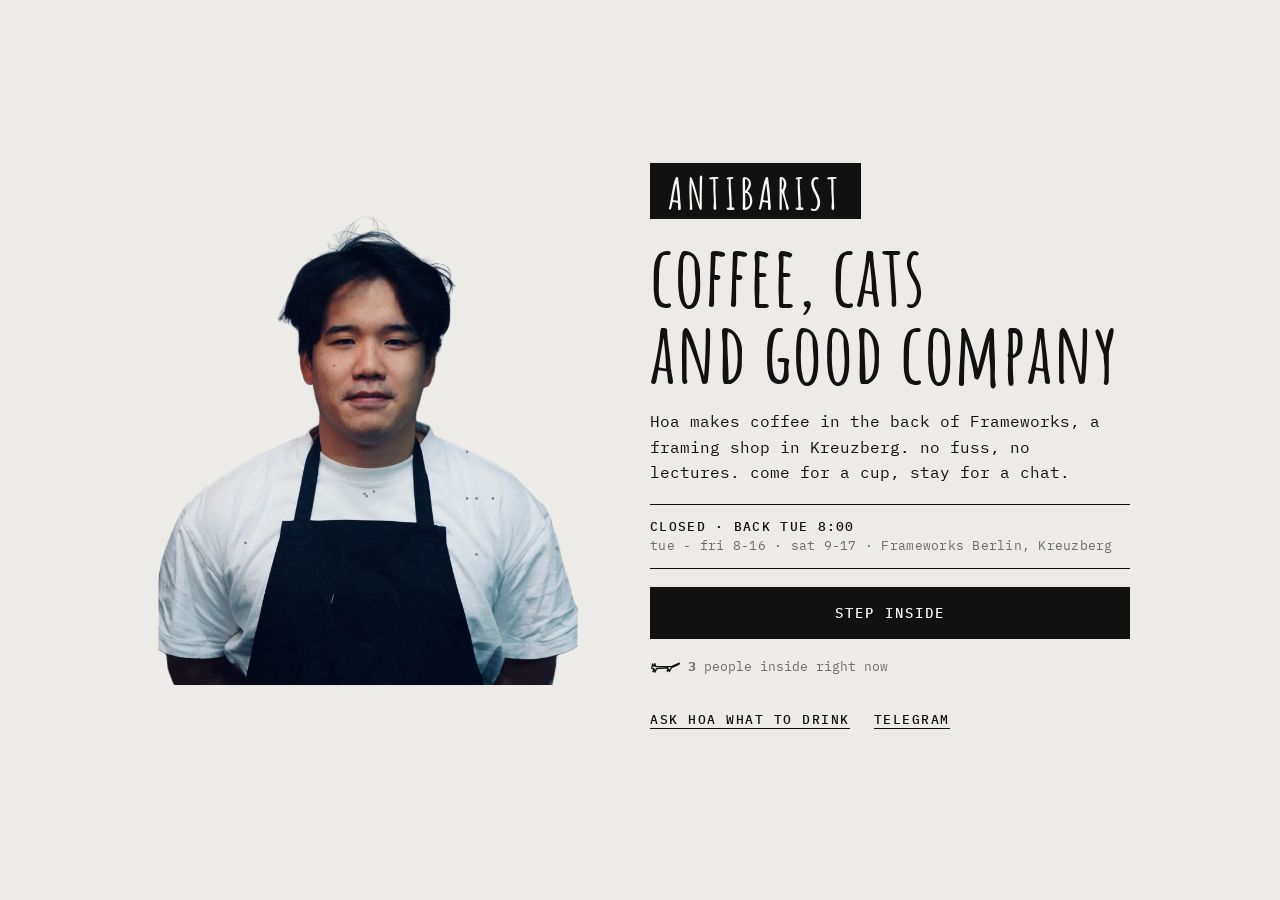
<file: index-v11.html>
<!DOCTYPE html>
<html lang="en">
<head>
<meta charset="utf-8">
<meta name="viewport" content="width=device-width, initial-scale=1, viewport-fit=cover">
<meta name="theme-color" content="#ecebe8">
<title>Antibarist · prototype v11</title>
<link rel="stylesheet" href="frameworks-frames/frames.css">
<script src="frameworks-frames/frames.js" defer></script>
<link rel="preconnect" href="https://fonts.googleapis.com">
<link rel="preconnect" href="https://fonts.gstatic.com" crossorigin>
<link href="https://fonts.googleapis.com/css2?family=Amatic+SC:wght@700&family=IBM+Plex+Mono:wght@400;500&display=swap" rel="stylesheet">
<style>
/* black and white interface. the coffees, labels, Hoa and the real Frameworks mouldings (frameworks-frames/) keep their colour */
:root{
  --paper:#ecebe8; --bar:#f7f7f5; --ink:#111; --mute:#6d6d6a; --line:#cfcecb; --soft:#dcdbd7;
  --title:'Amatic SC',cursive; --mono:'IBM Plex Mono',ui-monospace,monospace;
  --top:52px; --dock:52px;
  --sat:env(safe-area-inset-top,0px); --sab:env(safe-area-inset-bottom,0px);
}
*{box-sizing:border-box;margin:0;padding:0;-webkit-tap-highlight-color:transparent}
html,body{height:100%;background:var(--paper);color:var(--ink);font:400 13px/1.55 var(--mono);overflow:hidden;overscroll-behavior:none}
button{font:inherit;color:inherit;background:none;border:0;cursor:pointer;text-align:inherit}
a{color:inherit}
img{display:block;-webkit-user-drag:none;user-select:none}
.k{font:500 10.5px/1.3 var(--mono);text-transform:uppercase;letter-spacing:.12em;color:var(--mute)}

/* top */
.top{position:fixed;inset:0 0 auto 0;height:calc(var(--top) + var(--sat));padding:var(--sat) 14px 0;display:flex;align-items:center;gap:12px;z-index:40;background:var(--bar);border-bottom:1.5px solid var(--ink)}
.logo{background:var(--ink);color:var(--bar);font:700 20px/1 var(--title);letter-spacing:2px;padding:5px 11px 3px;position:relative;flex:none}
.logo i{font-style:normal;font-size:10px;position:absolute;left:3px;top:1px}
.logo i+i{left:auto;top:auto;right:3px;bottom:0;transform:rotate(180deg)}
.status{white-space:nowrap;font-size:11px;line-height:1.25;color:var(--mute);display:flex;align-items:center;gap:7px}
.status .d{width:7px;height:7px;border-radius:50%;background:var(--ink);border:1.5px solid var(--ink);flex:none}
body.closed .status .d{background:transparent}
.status b{font-weight:500;color:var(--ink);display:block}
.sp{flex:1}
.here{font-size:11px;color:var(--mute);display:flex;align-items:center;gap:6px}
.here svg{width:22px;height:11px}
.tune{width:28px;height:28px;display:grid;place-items:center}

/* the map: one big wall you can move around in every direction */
.map{position:fixed;left:0;right:0;top:calc(var(--top) + var(--sat));bottom:calc(var(--dock) + var(--sab));overflow:scroll;scrollbar-width:none;overscroll-behavior:contain;touch-action:pan-x pan-y;cursor:grab}
.map::-webkit-scrollbar{display:none}
.map.dragging{cursor:grabbing}
.map.dragging *{cursor:grabbing!important}
.world{position:relative;user-select:none;-webkit-user-select:none;margin:0 auto}
.it{position:absolute;cursor:pointer;transition:opacity .35s}
.it:focus{outline:none}
.it:focus-visible{outline:1.5px solid var(--ink);outline-offset:6px}
.world.filtering .it[data-r]:not(.on){opacity:.12}
.old{opacity:.5;filter:grayscale(1)}
.old:hover{opacity:.8}
.intro{cursor:default;text-align:center;width:fit-content;margin:0 auto;padding:8px 12px}
.intro p{font-size:12.5px;line-height:1.55}
.info{cursor:pointer}
@media (max-width:899px){.world .cap{font-size:14px}.sn text{font-size:16px}.blabel .bn{font-size:13px}.intro p{font-size:15px}.intro .k{font-size:13px}.live b,.live span#lastMsg{font-size:12.5px}.block p,.hrs div{font-size:14px}.block .k{font-size:12.5px}}
.cap{display:inline-block;background:var(--paper);padding:5px 8px 6px;font:500 12px/1.3 var(--mono);color:var(--ink);margin-top:8px;letter-spacing:.1em;text-transform:uppercase;white-space:nowrap}
.cap b{font-weight:500;display:block}
.cap span{display:block;color:var(--mute);text-transform:none;letter-spacing:.02em;font-weight:400}
.streets{position:absolute;left:0;top:0;pointer-events:none}
.sn text{font:500 14px var(--mono);letter-spacing:3px;fill:var(--ink)}
.blabel{cursor:default}
.blabel .bl{display:inline-block;background:var(--paper);font:700 50px/1 var(--title);letter-spacing:.03em;padding:4px 12px 0;text-transform:uppercase}
.blabel .bn{display:table;background:var(--paper);font:500 12px/1 var(--mono);letter-spacing:.12em;text-transform:uppercase;color:var(--mute);padding:5px 12px 6px}
.blabel.arch .bn{color:#9a9995}
.chip{background:var(--paper);padding:12px 14px}
.br{background:var(--ink);color:var(--bar);position:relative;padding:18px 22px}
.brt{font:700 46px/.9 var(--title);letter-spacing:.04em;text-transform:uppercase}
.br .eyes{top:118px}
.br .live{position:absolute;left:22px;right:22px;bottom:18px;width:auto;margin:0}
.br .live b{color:var(--bar)}
.br .live b i{background:var(--bar)}
.br #lastMsg{color:#a9a8a4}
.spec img{width:100%;mix-blend-mode:multiply}
.h-wall{font:700 42px/.9 var(--title);letter-spacing:.02em;cursor:default;text-align:center}
.q-mid{font:700 40px/1 var(--title);letter-spacing:.02em;text-align:center;cursor:default}
.h-wall .k{display:block;margin-bottom:6px}
.quote-big{font:700 38px/1.02 var(--title);letter-spacing:.02em;cursor:default}
.quote-big .k{display:block;margin-top:10px}

/* the centre: Hoa + the back room */
.hoa img{width:100%}
body.closed .hoa img{opacity:.28}
.hoa .off{display:none}
body.closed .hoa .on{display:none}
body.closed .hoa .off{display:block}
.door{background:var(--ink);height:205px;position:relative}
.door .bk{position:absolute;left:0;right:0;bottom:14px;text-align:center;color:var(--bar);font:700 40px/.85 var(--title);letter-spacing:.04em}
.eyes{position:absolute;left:50%;top:62px;width:56px;height:30px;transform:translateX(-50%);display:flex;justify-content:space-between;align-items:center}
.eyes i{width:13px;height:9px;background:var(--bar);border-radius:50%;animation:blink 5.5s infinite}
@keyframes blink{0%,94%,100%{transform:scaleY(1)}96%{transform:scaleY(.1)}}
.live{margin-top:9px;width:150px}
.live b{display:block;font:500 10px/1.3 var(--mono);letter-spacing:.1em;text-transform:uppercase;white-space:nowrap}
.live b i{display:inline-block;width:6px;height:6px;border-radius:50%;background:var(--ink);margin-right:6px;vertical-align:1px;animation:pulse 2.4s infinite}
@keyframes pulse{50%{opacity:.25}}
.live span#lastMsg{display:block;font:400 10px/1.3 var(--mono);color:var(--mute);display:-webkit-box;-webkit-line-clamp:2;-webkit-box-orient:vertical;overflow:hidden;margin-top:2px}
.poster{background:var(--ink);color:var(--bar);padding:18px 18px 20px}
.poster .k{color:#a9a8a4}
.poster h3{font:700 46px/.88 var(--title);letter-spacing:.02em;margin:10px 0 12px}
.poster p{font-size:11px;line-height:1.5}
.block .t{font:700 30px/1 var(--title);letter-spacing:.02em;margin:6px 0 8px}
.block p{font-size:11.5px;line-height:1.55}
.block .u{display:inline-block;border-bottom:1px solid var(--ink);font:500 10.5px/1 var(--mono);letter-spacing:.12em;text-transform:uppercase;padding:12px 0 3px}
.hrs div{display:flex;justify-content:space-between;border-bottom:1px solid var(--line);padding:5px 0;font-size:11.5px}
.idx .row{display:flex;gap:10px;align-items:baseline;padding:5px 0;border-bottom:1px solid var(--line);font-size:11.5px;width:100%}
.idx .row i{font-style:normal;color:var(--mute);width:20px;flex:none}
.idx .row span{flex:1}
.idx .row em{font-style:normal;color:var(--mute);font-size:10px}

/* visitor cats walk anywhere on the map */
.cat{position:absolute;width:58px;transform:translate(-50%,-100%);cursor:pointer;z-index:30}
.cat svg{width:100%;height:auto;overflow:visible;display:block}
.cat svg path{fill:none;stroke:var(--ink);stroke-width:4;stroke-linecap:round;stroke-linejoin:round}
.cat.you svg path{stroke-width:6.5}
.cat .flip{transform-box:fill-box;transform-origin:center}
.cat.right .flip{transform:scaleX(-1)}
.cat .lb,.cat .ls{display:none}
.cat.walk .la{animation:la .38s steps(1) infinite}
.cat.walk .lb{display:inline;animation:lb .38s steps(1) infinite}
@keyframes la{50%{opacity:0}}
@keyframes lb{0%{opacity:0}50%{opacity:1}}
.cat.sit .la{display:none}.cat.sit .ls{display:inline}
.cat .tail{transform-box:view-box;transform-origin:100px 31px;animation:tail 2.4s ease-in-out infinite}
@keyframes tail{50%{transform:rotate(-8deg)}}
.cat .nm{position:absolute;left:50%;top:100%;transform:translateX(-50%);font:500 10px/1 var(--mono);color:var(--ink);white-space:nowrap;letter-spacing:.04em;margin-top:2px;padding:2px 3px}
.cat.you .nm{background:var(--ink);color:var(--bar)}

.pop{position:absolute;z-index:50;background:var(--bar);border:1.5px solid var(--ink);padding:14px 16px 16px;width:250px;transform:translate(-50%,-100%);cursor:default}
.pop .t{font:700 28px/1 var(--title)}
.pop p{font-size:12px;line-height:1.45;color:var(--mute);margin:4px 0 12px}
.pop .k{margin-bottom:4px}
.pacts{display:flex;align-items:center;gap:16px}
.plink{font:500 11px/1 var(--mono);text-transform:uppercase;letter-spacing:.1em;border-bottom:1px solid var(--ink);padding-bottom:3px}
.pop input{font:400 14px var(--mono);border:0;border-bottom:1px solid var(--ink);width:100%;padding:6px 0;margin-bottom:12px;background:transparent;outline:0;color:var(--ink);user-select:text}
.pop .act{font:500 11px/1 var(--mono);text-transform:uppercase;letter-spacing:.1em;background:var(--ink);color:var(--bar);padding:10px 14px}

/* dock: region tabs + ask hoa, one row */
.dock{position:fixed;left:0;right:0;bottom:0;height:calc(var(--dock) + var(--sab));padding-bottom:var(--sab);z-index:40;background:var(--bar);border-top:1.5px solid var(--ink);display:flex}
.regions{flex:1;min-width:0;display:flex;gap:18px;overflow-x:auto;scrollbar-width:none;padding:0 14px;align-items:center}
.regions::-webkit-scrollbar{display:none}
.rg{flex:none;font:500 10.5px/1 var(--mono);text-transform:uppercase;letter-spacing:.12em;color:var(--mute);padding:5px 0;border-bottom:1.5px solid transparent}
.rg.on{color:var(--ink);border-color:var(--ink)}
.rg sup{font-size:9px;margin-left:2px}
.btn-ask{flex:none;background:var(--ink);color:var(--bar);font:700 25px/1 var(--title);letter-spacing:.06em;padding:3px 20px 0}

/* sheet */
.scrim{position:fixed;inset:0;background:rgba(0,0,0,.16);opacity:0;pointer-events:none;transition:opacity .3s;z-index:55}
.scrim.on{opacity:1;pointer-events:auto}
.sheet{position:fixed;left:0;right:0;bottom:0;height:88dvh;background:var(--bar);z-index:60;border-top:1.5px solid var(--ink);transform:translateY(102%);transition:transform .4s cubic-bezier(.3,.9,.3,1);display:flex;flex-direction:column}
.sheet.open{transform:none}
.sheet.short{height:auto;max-height:88dvh}
.grab{flex:none;height:22px;display:flex;justify-content:center;align-items:center;touch-action:none;cursor:grab}
.grab i{width:34px;height:3px;background:var(--line);border-radius:2px}
.shead{flex:none;display:flex;align-items:flex-start;padding:2px 18px 14px;gap:12px}
.shead .t{flex:1;min-width:0}
.shead h2{font:700 44px/.95 var(--title);letter-spacing:.02em;margin-top:6px}
.shead .sub{color:var(--mute);margin-top:4px;font-size:12px}
.x{font:500 10.5px var(--mono);text-transform:uppercase;letter-spacing:.12em;color:var(--mute);padding:6px 0 6px 10px}
.sbody{flex:1;overflow-y:auto;padding:0 18px calc(28px + var(--sab))}
.sbody p{margin-bottom:12px}
.rule{height:1px;background:var(--line);margin:18px 0}
.labelimg{margin:0 0 18px;background:var(--soft);padding:22px}
.labelimg img{width:72%;margin:0 auto;mix-blend-mode:multiply}
.rows div{display:flex;justify-content:space-between;gap:14px;padding:9px 0;border-bottom:1px solid var(--line)}
.rows dt{font:500 10.5px var(--mono);text-transform:uppercase;letter-spacing:.12em;color:var(--mute);padding-top:2px}
.rows dd{text-align:right}
.tbc{border-bottom:1px dashed var(--ink)}
.char{font:700 30px/1.1 var(--title);letter-spacing:.03em;margin:4px 0 16px}
.quote{font:700 26px/1.15 var(--title);letter-spacing:.02em;margin:6px 0 16px}
.quote+.k{margin-top:-8px}
.recipe{display:grid;grid-template-columns:repeat(4,1fr);margin:8px 0 6px;border-top:1px solid var(--line);border-bottom:1px solid var(--line)}
.recipe div{padding:10px 0 9px;font:500 9.5px var(--mono);text-transform:uppercase;letter-spacing:.1em;color:var(--mute);text-align:center}
.recipe div+div{border-left:1px solid var(--line)}
.recipe b{display:block;font:700 30px/1.05 var(--title);color:var(--ink);letter-spacing:0}
.note-ph{font-size:10.5px;color:var(--mute);margin:8px 0 20px}
.primary{display:block;width:100%;background:var(--ink);color:var(--bar);font:500 11.5px/1 var(--mono);text-transform:uppercase;letter-spacing:.14em;padding:16px;text-align:center;text-decoration:none}
.link{display:inline-block;font:500 11px/1 var(--mono);text-transform:uppercase;letter-spacing:.12em;border-bottom:1px solid currentColor;padding:14px 0 3px;margin-top:4px;text-decoration:none}
.acts{display:flex;flex-direction:column;align-items:flex-start;gap:4px}
.acts .primary{margin-bottom:6px}

/* crate */
.filters{display:flex;gap:16px;margin:0 0 16px;overflow-x:auto;scrollbar-width:none}
.crate{display:grid;grid-template-columns:1fr 1fr;gap:22px 14px}
.card .im{aspect-ratio:1;background:var(--soft) center/cover;margin-bottom:8px;box-shadow:inset 0 0 0 12px var(--soft),0 0 0 1.5px var(--ink)}
.card b{display:block;font:700 22px/1 var(--title);letter-spacing:.02em}
.card span{font-size:10.5px;color:var(--mute)}

/* events */
.ev{padding:4px 0 18px;border-bottom:1px solid var(--line);margin-bottom:18px}
.ev h4{font:700 32px/.95 var(--title);margin:8px 0 8px;letter-spacing:.02em}
.hours{width:100%;border-collapse:collapse;margin-bottom:14px}
.hours td{padding:8px 0;border-bottom:1px solid var(--line)}
.hours td:last-child{text-align:right}
.hours tr.today td{font-weight:500;text-decoration:underline}

/* chat */
.topics{flex:none;display:flex;gap:16px;overflow-x:auto;padding:0 18px;border-bottom:1px solid var(--line);scrollbar-width:none}
.topics::-webkit-scrollbar{display:none}
.topic{flex:none;font:500 10.5px/1 var(--mono);text-transform:uppercase;letter-spacing:.12em;color:var(--mute);padding:4px 0 10px;border-bottom:1px solid transparent;margin-bottom:-1px;white-space:nowrap}
.topic.on{color:var(--ink);border-color:var(--ink)}
.chat{flex:1;overflow-y:auto;padding:16px 18px;display:flex;flex-direction:column;gap:16px}
.m{max-width:86%}
.m .who{font:500 10px var(--mono);text-transform:uppercase;letter-spacing:.12em;color:var(--mute);margin-bottom:2px}
.m.h{padding-left:10px;border-left:2px solid var(--ink)}
.m.h .who{color:var(--ink)}
.m.me{align-self:flex-end;text-align:right}
.m.me .who{color:var(--ink)}
.sys{font-size:10.5px;color:var(--mute);border-bottom:1px solid var(--line);padding-bottom:12px}
.typing{font-size:11px;color:var(--mute)}
.compose{flex:none;display:flex;gap:12px;padding:10px 18px calc(12px + var(--sab));border-top:1px solid var(--line);align-items:center}
.compose input{flex:1;min-width:0;border:0;background:transparent;font:400 14px var(--mono);outline:0;padding:10px 0;color:var(--ink)}
.compose button{font:500 11px var(--mono);text-transform:uppercase;letter-spacing:.12em}
.locked{padding:40px 0;text-align:center}
.locked .quote{margin-bottom:8px}

/* ask hoa */
.hoa-head{display:flex;align-items:center;gap:12px;margin-bottom:16px}
.hoa-head img{width:54px;height:54px;object-fit:cover;object-position:50% 8%;border-radius:50%;background:var(--soft);border:1.5px solid var(--ink)}
.prog{display:flex;gap:4px;margin-bottom:18px}
.prog i{flex:1;height:2px;background:var(--line)}.prog i.on{background:var(--ink)}
.say{font:700 36px/1.02 var(--title);letter-spacing:.02em;margin-bottom:18px}
.opts button{display:flex;justify-content:space-between;align-items:center;width:100%;padding:15px 0;border-bottom:1px solid var(--line);font-size:13.5px}
.opts button:first-child{border-top:1px solid var(--line)}
.opts button::after{content:"→";color:var(--mute)}
.opts button:active{background:var(--soft)}
.pick{display:flex;gap:14px;align-items:center;padding:12px 0;border-bottom:1px solid var(--line);width:100%}
.pick .im{width:64px;height:64px;flex:none;background:var(--soft) center/cover;box-shadow:inset 0 0 0 6px var(--soft),0 0 0 1.5px var(--ink)}
.pick b{font:700 24px/1 var(--title);display:block;letter-spacing:.02em}
.pick span{font-size:11px;color:var(--mute)}

/* toast, demo */
.toast{position:fixed;left:14px;right:14px;top:calc(var(--top) + var(--sat) + 8px);z-index:90;background:var(--ink);color:var(--bar);font-size:11.5px;padding:10px 14px;opacity:0;transform:translateY(-6px);transition:.25s;pointer-events:none;text-align:center}
.toast.on{opacity:1;transform:none}
.demo{position:fixed;right:10px;top:calc(var(--top) + var(--sat) + 4px);z-index:45;background:var(--bar);border:1.5px solid var(--ink);padding:10px 14px;display:none;flex-direction:column;width:240px}
.demo.on{display:flex}
.demo button{padding:9px 0;border-bottom:1px solid var(--line);font-size:12px}
.demo button:last-child{border:0}

/* ===== v10 redesign: bars as cells, popups as caption cards, sheets with one pinned action ===== */
/* top bar: logo + status left, square icon cells on the right split by lines */
.top{padding-right:0;align-items:stretch}
.top .logo,.top .status{align-self:center}
.cell{display:flex;align-items:center;justify-content:center;gap:6px;min-width:46px;padding:0 12px;border-left:1.5px solid var(--ink)}
.cell:active{background:var(--soft)}
.here{font:500 12px/1 var(--mono);color:var(--ink)}
/* bottom bar: equal tab cells, active one gets a thick top line, ask hoa with his face */
.dock .regions{gap:0;padding:0;overflow:hidden;align-items:stretch}
.dock .rg{flex:1 1 0;min-width:0;text-align:center;padding:0 2px;border:0;border-right:1px solid var(--line);font-size:10px;letter-spacing:.08em;white-space:nowrap}
.dock .rg.on{box-shadow:inset 0 3px 0 var(--ink)}
.btn-ask{display:flex;align-items:center;gap:9px;padding:0 16px 0 10px}
.btn-ask img{width:32px;height:32px;border-radius:50%;object-fit:cover;object-position:50% 6%;background:var(--soft)}
/* popups: a card with the info on top and a row of actions at the bottom, pinned to the thing with a small arrow */
.pop{padding:0;width:232px;transform:translate(-50%,-100%)}
.pop::after{content:"";position:absolute;left:var(--ax,50%);top:100%;margin-left:-7px;border:7px solid transparent;border-top-color:var(--ink)}
.pb{padding:12px 14px 13px}
.pop .t{font:700 30px/1 var(--title)}
.pop p{margin:3px 0 0}
.pop input{margin:10px 0 0}
.pa{display:flex;border-top:1.5px solid var(--ink)}
.pa button{flex:1;padding:13px 8px;text-align:center;font:500 11px/1 var(--mono);text-transform:uppercase;letter-spacing:.1em;border:0}
.pa .act{background:var(--ink);color:var(--bar);padding:13px 8px}
/* sheets: the content scrolls, the one action stays pinned at the bottom */
.shead{border-bottom:1px solid var(--line);padding-bottom:12px;margin-bottom:16px}
.sfoot{flex:none;display:flex;align-items:center;gap:18px;padding:12px 18px calc(12px + var(--sab));border-top:1.5px solid var(--ink);background:var(--bar)}
.sfoot .primary{flex:1;width:auto}
.sfoot .link{margin:0;padding:0 0 3px;flex:none}
.sbody{padding-bottom:20px}
.specs{display:grid;grid-template-columns:1fr 1fr;border-top:1px solid var(--line);border-bottom:1px solid var(--line);margin:18px 0}
.specs div{padding:10px 0;font-size:13px}
.specs div+div{border-left:1px solid var(--line);padding-left:14px}
.specs .k{display:block;margin-bottom:3px}
.hero{background:var(--soft);margin:0 0 16px;display:flex;justify-content:center;padding-top:14px}
.hero img{width:56%;max-width:220px}
.days{display:grid;grid-template-columns:repeat(3,1fr);border:1.5px solid var(--ink);margin-top:6px}
.days button{text-align:center;padding:16px 4px;font-size:13px}
.days button+button{border-left:1.5px solid var(--ink)}
.days button.on{background:var(--ink);color:var(--bar)}
.field{display:block;width:100%;font:400 16px var(--mono);border:0;border-bottom:1.5px solid var(--ink);background:transparent;padding:10px 0;margin:4px 0 22px;outline:0;color:var(--ink)}
.evp{background:var(--ink);color:var(--bar);padding:18px 18px 20px;margin-bottom:16px}
.evp .k{color:#a9a8a4}
.evp h4{font:700 44px/.9 var(--title);letter-spacing:.02em;margin:10px 0 8px}
.evp p{font-size:12px;margin:0}
.row1{display:flex;justify-content:space-between;align-items:baseline;padding:12px 0;border-bottom:1px solid var(--line);margin-bottom:22px}
.row1 b{font:700 26px/1 var(--title);letter-spacing:.02em}
.row1 span{font-size:11px;color:var(--mute)}

@media (min-width:900px){
  .sheet{left:auto;right:0;top:calc(var(--top) + var(--sat));bottom:0;width:420px;height:auto;max-height:none;border-top:0;border-left:1.5px solid var(--ink);transform:translateX(102%)}
  .sheet.open{transform:none}
  .grab{display:none}
  .shead{padding-top:20px}
  .scrim{background:transparent}
  .toast{left:50%;right:auto;transform:translate(-50%,-6px);width:420px}
  .toast.on{transform:translate(-50%,0)}
}
@media (prefers-reduced-motion:reduce){*{animation:none!important;transition:none!important}}
@media (max-width:899px){.live{width:160px}.live b,.live span#lastMsg{font-size:12.5px}}

/* landing: a plain, readable front page before you step into the map */
.cover{position:fixed;inset:0;z-index:80;background:var(--paper);overflow-y:auto;transition:transform .6s cubic-bezier(.6,0,.3,1),opacity .6s;padding:calc(20px + var(--sat)) 24px calc(28px + var(--sab))}
.cover.gone{transform:translateY(-100%);opacity:0;pointer-events:none}
.cv{max-width:980px;margin:0 auto;display:grid;gap:18px}
.cv-logo{justify-self:start;background:var(--ink);color:var(--bar);font:700 36px/1 var(--title);letter-spacing:4px;padding:8px 18px 4px}
.cv h1{font:700 52px/.92 var(--title);letter-spacing:.01em}
.cv-hoa{width:min(52vw,240px);justify-self:center}
.cv p{font-size:16px;line-height:1.6}
.cv-st{font:500 13px/1.5 var(--mono);text-transform:uppercase;letter-spacing:.1em;border-top:1.5px solid var(--ink);border-bottom:1.5px solid var(--ink);padding:12px 0}
.cv-st span{display:block;color:var(--mute);text-transform:none;letter-spacing:.02em;font-weight:400}
.cv .primary{font-size:14px;padding:19px}
.cv-links{display:flex;gap:24px;flex-wrap:wrap}
.cv-links .link{font-size:12.5px}
.cv-here{display:flex;align-items:center;gap:8px;font-size:13px;color:var(--mute)}
.cv-here svg{width:30px;height:14px}
@media (min-width:900px){
  .cv-logo{font-size:44px}
  .cover{display:grid;place-items:center}
  .cv{grid-template-columns:1fr 1.1fr;column-gap:64px;align-items:center}
  .cv-hoa{grid-row:1 / span 7;grid-column:1;width:100%;max-width:420px}
  .cv>*:not(.cv-hoa){grid-column:2}
  .cv h1{font-size:84px}
}

/* the archive spiral */
:root{--live:#e8412c}
.lines{position:absolute;left:0;top:0;pointer-events:none;overflow:visible}
.sp{fill:none;stroke:#b9b8b3;stroke-width:1}
.tk{fill:var(--ink)}
.ln{stroke:#a3a29d;stroke-width:.8;transition:opacity .3s}
.ln.dash{stroke-dasharray:3 4}
.msgl{stroke:var(--ink);stroke-dasharray:2 3}
.world.filtering .ln{opacity:.2}
.cd{fill:var(--paper);stroke:#a3a29d;stroke-width:1.2}.cd.on{fill:var(--ink);stroke:var(--ink)}
.tick{cursor:default}.tick span{display:inline-block;background:var(--ink);color:var(--bar);font:500 10px/1 var(--mono);text-transform:uppercase;letter-spacing:.12em;padding:4px 6px;white-space:nowrap}
.tile img{width:100%;display:block}
.tile .tc,.hoa2 .tc{font:400 10px/1.2 var(--mono);margin-top:5px;white-space:nowrap;color:var(--mute)}
.tc b{font-weight:500;color:var(--ink)}
.cn{white-space:nowrap;font:500 12px/1 var(--mono);text-transform:uppercase;letter-spacing:.1em;color:#9d9c97;cursor:pointer}
.cn.on{color:var(--ink)}.cn.left{transform:translateX(-100%)}
.cn-c{margin-left:6px;background:var(--ink);color:var(--bar);padding:2px 5px}
.br2{background:var(--ink);color:var(--bar);height:150px;position:relative;padding:14px 16px}
.br2 .brt{font:700 34px/.9 var(--title);letter-spacing:.04em;text-transform:uppercase}
.br2 .eyes{top:66px}
.lv{position:absolute;left:16px;bottom:12px;font:500 10px/1 var(--mono);letter-spacing:.12em;text-transform:uppercase}
.lv i{display:inline-block;width:7px;height:7px;border-radius:50%;background:var(--live);margin-right:6px;vertical-align:0;animation:pulse 2.4s infinite}
.hoa2 img{width:100%}
.hoa2 .off{display:none}body.closed .hoa2 .on{display:none}body.closed .hoa2 .off{display:inline}body.closed .hoa2 img{opacity:.3}
.inode{text-align:center;font:400 11px/1.4 var(--mono);cursor:pointer}
.inode b{display:block;font:700 24px/1 var(--title);letter-spacing:.02em;margin:4px 0}
.inode span{color:var(--mute);border-bottom:1px solid currentColor}
.msg{font:400 11px/1.35 var(--mono);color:var(--mute);background:var(--paper);padding:3px 5px;cursor:default}
.msg b{font-weight:500;color:var(--ink)}
@media (max-width:899px){.tile .tc,.hoa2 .tc{font-size:12.5px}.cn{font-size:15px}.msg{font-size:13px}.inode{font-size:13px}.inode b{font-size:28px}.tick span{font-size:12px}.lv{font-size:12px}}
</style>
</head>
<body>

<section class="cover" id="cover" aria-label="welcome">
  <div class="cv">
    <div class="cv-logo">ANTIBARIST</div>
    <img class="cv-hoa" src="img/hoa-cut.png" alt="Hoa">
    <h1>coffee, cats<br>and good company</h1>
    <p>Hoa makes coffee in the back of Frameworks, a framing shop in Kreuzberg. no fuss, no lectures. come for a cup, stay for a chat.</p>
    <div class="cv-st" id="cvSt"></div>
    <button class="primary" id="enterBtn">step inside</button>
    <div class="cv-here"><svg viewBox="0 0 140 60"><path d="M8 36 L12 16 L18 27 L23 14 L27 28 L100 28 M100 28 L137 12 L134 18 L100 33 M8 36 L18 38 L14 52 L22 44 L24 54 L30 38 L84 34 L80 50 L88 42 L90 52 L100 33" fill="none" stroke="#111" stroke-width="6" stroke-linecap="round" stroke-linejoin="round"/></svg><span><b id="cvHere">0</b> people inside right now</span></div>
    <div class="cv-links"><button class="link" id="cvAsk">ask hoa what to drink</button><a class="link" href="https://t.me/antibarist" target="_blank" rel="noopener">telegram</a></div>
  </div>
</section>

<header class="top">
  <div class="logo"><i>A</i>ANTIBARIST<i>A</i></div>
  <div class="status"><span class="d"></span><div id="statusTxt"></div></div>
  <div class="sp"></div>
  <button class="cell here" id="hereBtn" aria-label="people here now"><svg viewBox="0 0 140 60"><path d="M8 36 L12 16 L18 27 L23 14 L27 28 L100 28 M100 28 L137 12 L134 18 L100 33 M8 36 L18 38 L14 52 L22 44 L24 54 L30 38 L84 34 L80 50 L88 42 L90 52 L100 33" fill="none" stroke="#111" stroke-width="6" stroke-linecap="round" stroke-linejoin="round"/></svg><span id="hereN">0</span></button>
  <button class="cell" id="homeBtn" aria-label="back to the counter"><svg width="18" height="18" viewBox="0 0 20 20" fill="none" stroke="#111" stroke-width="1.5"><circle cx="10" cy="10" r="5.5"/><path d="M10 1v5M10 14v5M1 10h5M14 10h5"/></svg></button>
  <button class="cell" id="demoBtn" aria-label="demo controls"><svg width="18" height="18" viewBox="0 0 20 20" fill="none" stroke="#111" stroke-width="1.5" stroke-linecap="round"><path d="M3 6h14M3 14h14"/><circle cx="7" cy="6" r="2" fill="#f7f7f5"/><circle cx="13" cy="14" r="2" fill="#f7f7f5"/></svg></button>
</header>

<div class="demo" id="demo">
  <span class="k" style="margin-bottom:4px">demo controls</span>
  <button data-d="in">someone opens the site</button>
  <button data-d="out">someone leaves</button>
  <button data-d="msg">fake Telegram message</button>
  <button data-d="open">switch open / closed</button>
</div>

<main class="map" id="map">
  <div class="world" id="world"></div>
</main>

<nav class="dock">
  <div class="regions" id="regions"></div>
  <button class="btn-ask" id="askBtn"><img src="img/hoa-cut.png" alt=""><span>ask hoa</span></button>
</nav>

<div class="scrim" id="scrim"></div>
<aside class="sheet" id="sheet" aria-hidden="true">
  <div class="grab" id="grab"><i></i></div>
  <div class="shead"><div class="t" id="shead"></div><button class="x" id="sclose">close</button></div>
  <div id="sslot" style="flex:1;min-height:0;display:flex;flex-direction:column"></div>
</aside>
<div class="toast" id="toast"></div>

<script>
const $=id=>document.getElementById(id);
const map=$('map'),world=$('world'),sheet=$('sheet'),sslot=$('sslot');
const esc=s=>String(s).replace(/[&<>"]/g,c=>({'&':'&amp;','<':'&lt;','>':'&gt;','"':'&quot;'}[c]));
const pick=a=>a[Math.floor(Math.random()*a.length)];

/* ================= DATA ================= */
// labels Hoa sent. origin:null = still to confirm. short = name in the caption
const COFFEES={
  granja:{short:'granja',farm:'Granja Paraíso 92',producer:'Wilton Benitez',variety:'Orange Bourbon',process:'Fermentation washed',character:['silky','velvety','sirupy'],roaster:'liquid dream.',origin:'Colombia',region:'colombia'},
  nogales:{short:'los nogales',farm:'Los Nogales',producer:'Oscar Hernández',variety:'Bourbon Pimienta',process:'Anaerobic washed',character:['sparkling','juicy','complex'],roaster:'liquid dream.',origin:'Colombia',region:'colombia'},
  latorre:{short:'la torre',farm:'La Torre',producer:'Marleny Imbachi',variety:'Gesha',process:'Washed',character:['juicy','delicate','floral'],roaster:'liquid dream.',origin:null,region:'colombia'},
  girasol:{short:'girasol',farm:'El Girasol',producer:'Nicolas Medina',variety:'Pink Bourbon',process:'Washed',character:[],roaster:'SEY',origin:'Colombia',region:'colombia'},
  casita:{short:'casita',farm:'La Casita · Curtain Call',producer:'David Berrio',variety:'Chiroso',process:'Washed',character:[],roaster:'SEY',origin:'Colombia',region:'colombia'},
  diamante:{short:'diamante',farm:'El Diamante · Surprise Encore',producer:'Duber Mejia',variety:'Chiroso',process:'Washed',character:[],roaster:'SEY',origin:'Colombia',region:'colombia'},
  geshe:{short:'geshe',farm:'Geshe',producer:'',variety:'Ethiopian Landrace',process:'White honey',character:[],roaster:'SEY',origin:'Ethiopia',region:'ethiopia'},
  jaime:{short:'sánchez',farm:'Las Flores',producer:'Jaime Sánchez',variety:'Gesha',process:'Washed',character:['crisp','floral','vibrant'],roaster:'liquid dream.',origin:null,region:'more'},
  fernando:{short:'melgar',farm:'Las Flores',producer:'Fernando Melgar',variety:'Gesha',process:'Natural',character:['velvety','smooth','floral'],roaster:'liquid dream.',origin:null,region:'more'},
  mazateca:{short:'mazateca',farm:'Mazateca',producer:'Renato Martínez',variety:'Typica',process:'Washed',character:['juicy','winey','velvety'],roaster:'liquid dream.',origin:null,region:'more'},
  romerillo:{short:'romerillo',farm:'El Romerillo',producer:'Clever Acosta',variety:'Sidra',process:'Washed',character:['crisp','elegant','floral'],roaster:'liquid dream.',origin:null,region:'more'},
  panama:{short:'panamá',farm:'Digna Nuñez x Lost Origin',producer:'Digna Nuñez',variety:'Gesha',process:'Washed',character:[],roaster:'SEY',origin:'Panama',region:'more'}
};
const REGIONS=[['all','all'],['colombia','colombia'],['ethiopia','ethiopia'],['more','more']];
const NAMES=['mila','jonas','ece','luca','noor','sami','kai','yuki','ben','tabea'];
const FROM=['Neukölln','Kreuzberg','Wedding','Hamburg','Milano','Lisbon','Friedrichshain','Moabit'];

/* ================= THE ARCHIVE SPIRAL =================
   the canvas is a diagram of everything Hoa has served, like a printed archive poster.
   centre = now: the back room, Hoa, and this week's coffees on the first turn of a spiral.
   the spiral winds outward back in time (nov, oct, sep). every coffee has a catalogue number.
   the coffee countries sit on a ring around it. thin lines connect each coffee to its country.
   back room messages show up as small text, linked to the coffee they talk about.
   no frames for now: the coffees are small cut-out tiles. colour only from the coffee art + one red live dot. */
const WORLD={w:3000,h:3000};
const CX=1500,CY=1500,HOME=[CX,CY];
const SP={r0:430,k:27,start:-Math.PI/2}; // spiral: radius = r0 + k * angle, starting at the top, going clockwise
const NOW_T=104,OLD_T=58,NOW_STEP=225,OLD_STEP=104; // tile sizes + spacing along the spiral
const RING=1080; // radius of the country ring
// the archive: past coffees, newest first. PLACEHOLDERS: farm, origin + picture come from Hoa
const ARCHIVE=[['oct 2026',20],['sep 2026',18]];
// countries around the ring. angle in degrees (0 = right, 90 = down), roughly where they are on the globe:
// the americas on the left, africa + yemen on the right, asia lower right
const COUNTRIES=[
  ['mexico',214],['jamaica',222],['guatemala',206],['honduras',199],['el salvador',192],['nicaragua',185],['costa rica',178],
  ['panama',171],['colombia',163],['ecuador',155],['peru',147],['bolivia',139],['brazil',130],
  ['yemen',338],['ethiopia',350],['kenya',2],['uganda',9],['rwanda',16],['burundi',23],['tanzania',30],['dr congo',37],['malawi',44],['zambia',51],
  ['india',320],['china',305],['myanmar',62],['thailand',70],['vietnam',78],['indonesia',87],['papua new guinea',96],
  ['origin to confirm',268]
];
const countryOf=c=>c.origin?c.origin.toLowerCase():'origin to confirm';
// info around the spiral, linked to the back room with a dashed line
const INFO_NODES=[
  ['event',116,`<div class="k">sat 14 nov · 12 - 18</div><b>brew your own cup</b><span>antibarist x luko · the playce</span>`,()=>openEvents()],
  ['hours',106,`<div class="k">hours</div><b>tue - fri 8-16 · sat 9-17</b><span>Frameworks Berlin, Kreuzberg</span>`,()=>openEvents()],
  ['about',248,`<div class="k">about</div><b>not your typical barista</b><span>read</span>`,()=>openAbout()],
  ['telegram',289,`<div class="k">telegram</div><b>120 in the group</b><span>join</span>`,()=>window.open('https://t.me/antibarist','_blank','noopener')],
  ['crate',230,`<div class="k">the crate</div><b>all ${Object.keys(COFFEES).length} coffees in one list</b><span>pick up only</span>`,()=>openCrate()]
];

function put(x,y,w,html,cls='',attrs){
  const el=document.createElement('div');
  el.className='it '+cls;el.style.cssText=`left:${x}px;top:${y}px;${w?`width:${w}px`:''}`;
  el.innerHTML=html;
  attrs&&Object.entries(attrs).forEach(([k,v])=>el.setAttribute(k,v));
  world.appendChild(el);return el;
}
const kbd=el=>{el.tabIndex=0;el.setAttribute('role','button');el.addEventListener('keydown',e=>{if(e.key==='Enter'||e.key===' '){e.preventDefault();el.click()}});return el};
const oldArt=m=>'data:image/svg+xml,'+encodeURIComponent(`<svg xmlns="http://www.w3.org/2000/svg" width="200" height="200"><rect width="200" height="200" fill="#dcdbd7"/><text x="100" y="110" text-anchor="middle" font-family="monospace" font-size="22" letter-spacing="4" fill="#a3a29e">${m.split(' ')[0].toUpperCase()}</text></svg>`);
const polar=(r,deg)=>[CX+r*Math.cos(deg*Math.PI/180),CY+r*Math.sin(deg*Math.PI/180)];
const no=n=>'AB-'+String(n).padStart(3,'0');

// points along the spiral, one every 6px of length
const PATH=(()=>{const pts=[];let t=0,len=0,prev=null;
  while(t<Math.PI*2*3.2){const r=SP.r0+SP.k*t,a=SP.start+t,p=[CX+r*Math.cos(a),CY+r*Math.sin(a)];
    if(prev)len+=Math.hypot(p[0]-prev[0],p[1]-prev[1]);
    if(!pts.length||len>=pts.length*6)pts.push(p);prev=p;t+=.002}
  return pts})();
const at=s=>PATH[Math.min(PATH.length-1,Math.round(s/6))];

let TILES={}; // coffee id -> centre point, for lines
function buildMap(){
  world.style.width=WORLD.w+'px';world.style.height=WORLD.h+'px';
  let L='',s=170,n=0;
  // the spiral itself
  const tick=(s,label)=>{const [x,y]=at(s);L+=`<circle cx="${x}" cy="${y}" r="3.5" class="tk"/>`;put(x+8,y-26,0,`<span>${label}</span>`,'tick')};
  tick(40,'now · nov 2026');
  // this week: the first turn
  const ids=Object.keys(COFFEES);
  ids.forEach(id=>{
    const c=COFFEES[id],[x,y]=at(s);n++;TILES[id]=[x,y];
    const el=kbd(put(x-NOW_T/2,y-NOW_T/2,NOW_T,`<img src="img/${id}-art.jpg" alt="${esc(c.farm)}"><div class="tc"><b>${no(n)}</b> ${esc(c.short)}</div>`,'fr tile',{'data-r':c.region,'data-id':id}));
    el.onclick=e=>{e.stopPropagation();coffeePop(id,el)};
    s+=NOW_STEP;
  });
  // the archive, further out = further back
  s+=60;
  ARCHIVE.forEach(([month,count])=>{
    tick(s-50,month);
    for(let i=0;i<count;i++){
      const [x,y]=at(s);n++;
      const el=kbd(put(x-OLD_T/2,y-OLD_T/2,OLD_T,`<img src="${oldArt(month)}" alt="past coffee, ${month}"><div class="tc"><b>${no(n)}</b></div>`,'old tile'));
      el.onclick=e=>{e.stopPropagation();showPop(el,`<div class="pb"><div class="k">${no(n)} · ${month}</div><div class="t">sold out</div><p>name and picture still to fill in.</p></div><div class="pa"><button class="act" id="popGo">ask if it comes back</button></div>`,()=>{$('popGo').onclick=()=>{closePop();openChat('hey Hoa, will the coffee from '+month+' come back? ')}})};
      s+=OLD_STEP;
    }
  });
  // the spiral itself, drawn a little past the oldest coffee
  L=`<path d="M${PATH.slice(0,Math.round((s+240)/6)).map(p=>p[0].toFixed(1)+' '+p[1].toFixed(1)).join(' L')}" class="sp"/>`+L;
  // the country ring: lines from every coffee on the wall to its country
  const used={};ids.forEach(id=>{const k=countryOf(COFFEES[id]);(used[k]=used[k]||[]).push(id)});
  COUNTRIES.forEach(([name,deg])=>{
    const [x,y]=polar(RING,deg),list=used[name]||[],right=Math.cos(deg*Math.PI/180)>=0;
    list.forEach(id=>{const [tx,ty]=TILES[id];L+=`<line x1="${tx}" y1="${ty}" x2="${x}" y2="${y}" class="ln" data-r="${COFFEES[id].region}"/>`});
    L+=`<circle cx="${x}" cy="${y}" r="4.5" class="${list.length?'cd on':'cd'}"/>`;
    const el=put(right?x+12:x-12,y-10,0,`<span class="cn-n">${name}</span>${list.length?`<span class="cn-c">${list.length}</span>`:''}`,'cn'+(list.length?' on':'')+(right?'':' left'));
    el.onclick=e=>{e.stopPropagation();
      if(list.length)return showPop(el,`<div class="pb"><div class="k">${list.length} on the wall</div><div class="t">${name}</div><p>${list.map(id=>esc(COFFEES[id].farm)).join(' · ')}</p></div>`);
      showPop(el,`<div class="pb"><div class="t">${name}</div><p>nothing from here on the wall yet. tasted a good one?</p></div><div class="pa"><button class="act" id="popGo">tell Hoa</button></div>`,()=>{$('popGo').onclick=()=>{closePop();openChat(`hey Hoa, I had a good coffee from ${name}: `)}})};
  });
  // centre: the back room (black, blinking eyes, red live dot) and Hoa
  kbd(put(CX-115,CY-170,230,`<div class="br2"><div class="brt">the back room</div><button class="eyes" id="meow" aria-label="meow-meow"><i></i><i></i></button><div class="lv"><i></i><span id="chatTag">back room · live</span></div></div>`,'',{id:'door'})).onclick=()=>openChat();
  $('meow').onclick=e=>{e.stopPropagation();showPop($('meow'),`<div class="pb"><div class="t">meow-meow</div><p>the tip jar is hers.</p></div><div class="pa"><button class="act" id="treat">give a treat</button></div>`,()=>{$('treat').onclick=()=>{closePop();toast('thank you')}})};
  kbd(put(CX-70,CY-6,140,`<img src="img/hoa-cut.png" alt="Hoa"><div class="tc"><b>hoa</b> <span class="on">ask me</span><span class="off">not in</span></div>`,'hoa2',{id:'hoaFig'})).onclick=()=>openAsk();
  // info, linked to the back room
  INFO_NODES.forEach(([k,deg,html,go])=>{
    const [x,y]=polar(RING-170,deg);
    L+=`<line x1="${CX}" y1="${CY-100}" x2="${x}" y2="${y}" class="ln dash"/>`;
    kbd(put(x-90,y-24,180,html,'inode')).onclick=go;
  });
  world.insertAdjacentHTML('afterbegin',`<svg class="lines" width="${WORLD.w}" height="${WORLD.h}">${L}<g id="msgLines"></g></svg>`);
  setLast();
}
// the back room on the canvas: the last messages, each linked to the coffee it talks about
function setLast(){
  if(!$('msgLines'))return;
  world.querySelectorAll('.msg').forEach(e=>e.remove());
  let L='';const msgs=log.filter(m=>!m.sys).slice(-3);
  msgs.forEach((m,i)=>{
    const t=m.t.toLowerCase(),id=Object.keys(COFFEES).find(k=>[COFFEES[k].short,...COFFEES[k].farm.toLowerCase().split(/[ ·]+/)].some(w=>w.length>=5&&t.includes(w)));
    const x=CX-115,y=CY+178+i*52;
    put(x,y,230,`<b>${esc(m.who)}</b> ${esc(m.t)}`,'msg');
    if(id&&TILES[id])L+=`<line x1="${x}" y1="${y+10}" x2="${TILES[id][0]}" y2="${TILES[id][1]}" class="ln msgl"/>`;
    else L+=`<line x1="${x-8}" y1="${y+10}" x2="${CX-130}" y2="${CY-95}" class="ln msgl"/>`;
  });
  $('msgLines').innerHTML=L;
}
// cats walk along the spiral
const streetSpot=near=>{
  let i=Math.floor(Math.random()*Math.min(PATH.length,900));
  if(near){const j=PATH.reduce((b,p,k)=>Math.hypot(p[0]-near[0],p[1]-near[1])<Math.hypot(PATH[b][0]-near[0],PATH[b][1]-near[1])?k:b,0);i=Math.max(0,Math.min(PATH.length-1,j+Math.round((Math.random()-.5)*120)))}
  return [PATH[i][0],PATH[i][1]+14];
};

/* a coffee opens a small popup next to it first. "more" opens the full sheet */
function coffeePop(id,el){
  const c=COFFEES[id];
  showPop(el.querySelector('.fwf')||el,`<div class="pb"><div class="k">${esc(c.origin||'origin tbc')} · ${esc(c.roaster)}</div><div class="t">${esc(c.farm)}</div><p>${c.character.length?c.character.join(' · '):esc(c.variety.toLowerCase())+' · '+esc(c.process.toLowerCase())}</p></div><div class="pa"><button class="act" id="popHold">hold a bag</button><button id="popMore">more</button></div>`,()=>{
    $('popHold').onclick=()=>{closePop();openHold(id)};
    $('popMore').onclick=()=>{closePop();openCoffee(id)};
  });
}
const REGION_AT={};
function regionCentres(){
  REGION_AT.all=[CX,CY];
  ['colombia','ethiopia','more'].forEach(r=>{
    const els=[...world.querySelectorAll(`.fr[data-r="${r}"]`)];
    if(!els.length)return;
    const xs=els.map(e=>e.offsetLeft+e.offsetWidth/2),ys=els.map(e=>e.offsetTop+e.offsetHeight/2);
    REGION_AT[r]=[xs.reduce((a,b)=>a+b)/xs.length,ys.reduce((a,b)=>a+b)/ys.length];
  });
}

/* moving around: native scroll on touch + trackpad, drag with the mouse. a little smaller on phones */
let Z=1;
function setZoom(){Z=isDesk()?1:.8;world.style.zoom=Z}
function centerOn(x,y,smooth=true){
  map.scrollTo({left:x*Z-map.clientWidth/2,top:y*Z-map.clientHeight/2,behavior:smooth?'smooth':'auto'});
}
(()=>{let d=null,moved=false;
  map.addEventListener('pointerdown',e=>{if(e.pointerType!=='mouse'||e.button||e.target.closest('.pop'))return;d={x:e.clientX,y:e.clientY,l:map.scrollLeft,t:map.scrollTop};moved=false});
  addEventListener('pointermove',e=>{if(!d)return;const dx=e.clientX-d.x,dy=e.clientY-d.y;
    if(!moved&&Math.abs(dx)+Math.abs(dy)>5){moved=true;map.classList.add('dragging')}
    if(moved){map.scrollLeft=d.l-dx;map.scrollTop=d.t-dy}});
  addEventListener('pointerup',()=>{d=null;map.classList.remove('dragging')});
  map.addEventListener('click',e=>{if(moved){e.stopPropagation();e.preventDefault();moved=false}},true);
})();

/* ================= HELPERS ================= */
function toast(t,ms=2600){const el=$('toast');el.textContent=t;el.classList.add('on');clearTimeout(toast.t);toast.t=setTimeout(()=>el.classList.remove('on'),ms)}
const isDesk=()=>innerWidth>=900;

/* ================= REGIONS ================= */
let region='all';
function renderRegions(){
  $('regions').innerHTML=REGIONS.map(([r,t])=>`<button class="rg ${region===r?'on':''}" data-r="${r}">${t}</button>`).join('');
  $('regions').querySelectorAll('.rg').forEach(b=>b.onclick=()=>setRegion(b.dataset.r));
}
function setRegion(r){
  region=(region===r&&r!=='all')?'all':r;
  world.classList.toggle('filtering',region!=='all');
  world.querySelectorAll('.it[data-r]').forEach(f=>f.classList.toggle('on',f.dataset.r===region));
  renderRegions();
  centerOn(...REGION_AT[region]);
}

/* ================= SHEET ================= */
let sheetName=null;
function openSheet(head,body,o={}){
  $('shead').innerHTML=head;sslot.innerHTML=body+(o.foot?`<div class="sfoot">${o.foot}</div>`:'');
  sheet.classList.toggle('short',!!o.short);
  sheet.classList.add('open');sheet.setAttribute('aria-hidden','false');$('scrim').classList.add('on');
  sheetName=o.name||null;closePop();
}
function closeSheet(){sheet.classList.remove('open');sheet.setAttribute('aria-hidden','true');$('scrim').classList.remove('on');sheetName=null}
$('sclose').onclick=closeSheet;$('scrim').onclick=closeSheet;
addEventListener('keydown',e=>{if(e.key==='Escape'){closeSheet();closePop()}});
(()=>{let y0=null,dy=0;const g=$('grab');
 g.addEventListener('pointerdown',e=>{y0=e.clientY;dy=0;g.setPointerCapture(e.pointerId);sheet.style.transition='none'});
 g.addEventListener('pointermove',e=>{if(y0===null)return;dy=Math.max(0,e.clientY-y0);sheet.style.transform=`translateY(${dy}px)`});
 g.addEventListener('pointerup',()=>{sheet.style.transition='';sheet.style.transform='';if(dy>80)closeSheet();y0=null});
})();
const head=(k,t,sub)=>`<div class="k">${k}</div><h2>${t}</h2>${sub?`<div class="sub">${sub}</div>`:''}`;

/* ================= COFFEE ================= */
let bag=0;
function openCoffee(id){
  const c=COFFEES[id];
  // label first, then Hoa's one line, two facts, the recipe as numbers. the action stays pinned at the bottom
  const body=`<div class="sbody">
    <div class="labelimg"><img src="img/${id}-label.jpg" alt="${esc(c.roaster)} label"></div>
    <div class="quote">"${c.variety.includes('Gesha')?'drink it black, let it cool a bit.':/anaerobic|ferment/i.test(c.process)?'a wild one. try it as filter.':'clean and sweet. start here.'}"</div><div class="k">Hoa</div>
    <div class="specs"><div><span class="k">variety</span>${esc(c.variety)}</div><div><span class="k">process</span>${esc(c.process)}</div></div>
    <div class="recipe"><div><b>15g</b>coffee</div><div><b>250g</b>water</div><div><b>93°</b>temp</div><div><b>2:45</b>time</div></div>
  </div>`;
  openSheet(head((c.origin||'origin to confirm')+' · '+c.roaster,esc(c.farm),c.character.length?c.character.join(' · '):(c.producer?esc(c.producer):'')),body,{name:'coffee',
    foot:`<button class="primary" id="addBag">hold a bag</button><button class="link" id="askHoa">ask Hoa</button>`});
  $('addBag').onclick=()=>openHold(id);
  $('askHoa').onclick=()=>openChat(`hey Hoa, how do you brew the ${c.farm}?`);
}

/* ================= HOLD FOR PICKUP =================
   no online shop: you ask Hoa to keep a bag, you pay at the counter. demo only, nothing is sent yet */
function pickupDays(){
  const out=[],names=['sun','mon','tue','wed','thu','fri','sat'];let d=berlin().day;
  for(let i=1;out.length<3&&i<10;i++){const k=(d+i)%7;if(k>=2&&k<=6)out.push(i===1?'tomorrow':names[k])}
  return out;
}
function openHold(id){
  const c=COFFEES[id];
  // name, then pick a day (three cells), then one button
  const days=pickupDays();let day=days[0];
  openSheet(head('hold a bag',esc(c.farm),'pay when you pick it up.'),`<div class="sbody">
    <div class="k">your name</div><input class="field" id="holdNm" value="${myName?esc(myName):''}" autocomplete="off">
    <div class="k">pick up</div>
    <div class="days">${days.map((d,i)=>`<button data-d="${d}" class="${i?'':'on'}">${d}</button>`).join('')}</div></div>`,
    {short:1,foot:`<button class="primary" id="holdGo">hold it</button>`});
  sslot.querySelectorAll('[data-d]').forEach(b=>b.onclick=()=>{day=b.dataset.d;sslot.querySelectorAll('[data-d]').forEach(x=>x.classList.toggle('on',x===b))});
  $('holdGo').onclick=()=>{
    const nm=$('holdNm').value.trim();if(!nm){$('holdNm').focus();toast('add your name first');return}
    myName=myName||nm.toLowerCase().slice(0,14);youCat&&(youCat.el.querySelector('.nm').textContent=myName);
    closeSheet();toast(`held for ${nm} · ${day}`,3000);
  };
}

/* ================= CRATE ================= */
function openCrate(f='all'){
  const ids=Object.keys(COFFEES).filter(id=>f==='all'||COFFEES[id].region===f);
  const body=`<div class="sbody"><div class="filters">${REGIONS.filter(r=>r[0]!=='kenya').map(([r,t])=>`<button class="rg ${f===r?'on':''}" data-f="${r}">${t}</button>`).join('')}</div>
    <div class="crate">${ids.map(id=>{const c=COFFEES[id];return `<button class="card" data-id="${id}"><div class="im" style="background-image:url(img/${id}-art.jpg)"></div><b>${esc(c.farm)}</b><span>${esc(c.origin||'origin tbc')} · ${esc(c.roaster)}</span></button>`}).join('')}</div></div>`;
  openSheet(head('the crate','on the wall'),body);
  sslot.querySelectorAll('[data-f]').forEach(b=>b.onclick=()=>openCrate(b.dataset.f));
  sslot.querySelectorAll('.card').forEach(b=>b.onclick=()=>openCoffee(b.dataset.id));
}

/* ================= EVENTS / ABOUT ================= */
const HOURS=[['Mon','closed'],['Tue','8 - 16'],['Wed','8 - 16'],['Thu','8 - 16'],['Fri','8 - 16'],['Sat','9 - 17'],['Sun','closed']];
function openEvents(){
  const idx=(berlin().day+6)%7;
  const body=`<div class="sbody">
   <div class="evp"><div class="k">sat 14 nov · 12 - 18</div><h4>brew your<br>own cup</h4><p>with luko · the playce at studio 5</p></div>
   <div class="row1"><b>cupping club</b><span>every few weeks</span></div>
   <div class="k" style="margin-bottom:4px">hours</div>
   <table class="hours">${HOURS.map((d,i)=>`<tr class="${i===idx?'today':''}"><td>${d[0]}${i===idx?' · today':''}</td><td>${d[1]}</td></tr>`).join('')}</table></div>`;
  openSheet(head('the counter',"what's on"),body,{foot:`<button class="primary" onclick="toast('see you there')">I'm coming on the 14th</button>`});
}
function openAbout(){
  const body=`<div class="sbody">
   <div class="hero"><img src="img/hoa-cut.png" alt="Hoa"></div>
   <div class="quote">"What is good coffee? This question has been following me since my early days."</div>
   <div class="k">Hoa</div>
   <div class="rule"></div>
   <p>a coffee popup inside Frameworks Berlin, a framing shop in Kreuzberg.</p></div>`;
  openSheet(head('about','not your typical barista'),body,{foot:`<a class="primary" href="https://t.me/antibarist" target="_blank" rel="noopener">join on telegram</a>`});
}

/* ================= ASK HOA ================= */
const Q=[
  {q:'how do you make coffee at home?',a:[['espresso machine','esp'],['filter: V60, Chemex, AeroPress','fil'],['moka pot','moka'],["I don't. I come here.",'any']]},
  {q:'what do you want to taste?',a:[['fruit. berries, citrus, juice','fruit'],['flowers. jasmine, tea','floral'],['sweet. chocolate, caramel','sweet'],['surprise me','any']]},
  {q:'how wild can it be?',a:[['keep it clean and classic','clean'],['a little funky is fine','funky1'],['the weirder the better','funky2']]},
  {q:'light like tea, or heavy and syrupy?',a:[['light','light'],['somewhere in between','mid'],['heavy','heavy']]}
];
function tags(c){
  const t=new Set(),w=c.character.join(' ');
  if(/juicy|vibrant|sparkling|winey|crisp/.test(w))t.add('fruit');
  if(/floral|delicate|elegant/.test(w))t.add('floral');
  if(/silky|velvety|smooth|sirupy/.test(w))t.add('sweet');
  if(/crisp|delicate|elegant|vibrant/.test(w))t.add('light');
  if(/sirupy|silky|winey|complex/.test(w))t.add('heavy');
  if(!c.character.length){ // no words on the label: go by variety
    if(/Gesha|Chiroso|Landrace/.test(c.variety)){t.add('floral');t.add('light')}
    if(/Pink Bourbon|Chiroso|Landrace/.test(c.variety))t.add('fruit');
  }
  const p=c.process.toLowerCase();
  t.add(/anaerobic|ferment/.test(p)?'funky2':/natural|honey/.test(p)?'funky1':'clean');
  return t;
}
let answers=[];
function openAsk(step=-1){
  const face=`<div class="hoa-head"><img src="img/hoa-cut.png" alt=""><div><div style="font:700 24px/1 var(--title)">Hoa</div><div class="k">behind the counter</div></div></div>`;
  if(step===-1){
    answers=[];
    openSheet(head('ask hoa','what is good coffee?'),`<div class="sbody"><div class="hero"><img src="img/hoa-cut.png" alt="Hoa"></div><p>four questions. one coffee.</p></div>`,{short:1,foot:`<button class="primary" id="go">start</button>`});
    $('go').onclick=()=>openAsk(0);return;
  }
  if(step===Q.length)return askResult();
  const q=Q[step];
  openSheet(head('ask hoa',`question ${step+1} of ${Q.length}`),`<div class="sbody">${face}<div class="prog">${Q.map((_,i)=>`<i class="${i<=step?'on':''}"></i>`).join('')}</div><div class="say">${q.q}</div><div class="opts">${q.a.map(a=>`<button data-v="${a[1]}">${a[0]}</button>`).join('')}</div></div>`,{short:1});
  sslot.querySelectorAll('[data-v]').forEach(b=>b.onclick=()=>{answers[step]=b.dataset.v;openAsk(step+1)});
}
function askResult(){
  const [brew,taste,wild,body]=answers;
  const scored=Object.entries(COFFEES).map(([id,c])=>{
    const t=tags(c);let s=Math.random()*.3;
    if(taste!=='any'&&t.has(taste))s+=3;
    if(t.has(wild))s+=2; else if(wild==='funky2'&&t.has('funky1'))s+=1;
    if(body==='light'&&t.has('light'))s+=1.5;
    if(body==='heavy'&&t.has('heavy'))s+=1.5;
    if(body==='mid'&&!t.has('light')&&!t.has('heavy'))s+=1;
    if((brew==='esp'||brew==='moka')&&(t.has('sweet')||t.has('heavy')))s+=1;
    if(brew==='fil'&&(t.has('floral')||t.has('light')))s+=1;
    return {id,c,s};
  }).sort((a,b)=>b.s-a.s);
  const top=scored[0],more=scored.slice(1,3);
  const why={fruit:'It tastes like fruit',floral:'It is light and flowery',sweet:'It is sweet and round',any:'It is one of my favourites right now'}[taste];
  const how={esp:'pull it as espresso',fil:'brew it as filter',moka:'it works on a moka pot',any:'come by and I make it for you'}[brew];
  const body2=`<div class="sbody">
    <div class="labelimg"><img src="img/${top.id}-label.jpg" alt=""></div>
    <div class="quote">"Try ${esc(top.c.farm)}. ${why}, and ${how}."</div><div class="k" style="margin-bottom:24px">Hoa</div>
    <div class="k" style="margin-bottom:4px">also try</div>
    ${more.map(m=>`<button class="pick" data-id="${m.id}"><div class="im" style="background-image:url(img/${m.id}-art.jpg)"></div><div><b>${esc(m.c.farm)}</b><span>${esc(m.c.variety)} · ${esc(m.c.process)}</span></div></button>`).join('')}
    <button class="link" id="again" style="margin-top:14px">ask again</button></div>`;
  openSheet(head('ask hoa','your coffee'),body2,{foot:`<button class="primary" id="seeTop">see it</button><button class="link" id="talk">ask Hoa</button>`});
  $('seeTop').onclick=()=>openCoffee(top.id);$('again').onclick=()=>openAsk(0);
  $('talk').onclick=()=>openChat(`hey Hoa, you told me to try the ${top.c.farm}. `);
  sslot.querySelectorAll('.pick').forEach(b=>b.onclick=()=>openCoffee(b.dataset.id));
}

/* ================= CHAT ================= */
const TOPICS=[['Café Window',1],['Cupping Club'],['Brewing Recipes'],['Coffee Review'],['Beanexchange'],['Coffee Memes']];
let myName=null;
let log=[
  {sys:'linked to the Café Window topic on Telegram.'},
  {who:'mila',t:'is the Granja Paraíso still there? it tasted like orange juice',at:'09:41'},
  {who:'Hoa',t:'yes, 3 bags left. come before saturday',at:'09:44',hoa:1},
  {who:'jonas',t:'who is going to brew your own cup on the 14th?',at:'10:12'},
  {who:'ece',t:'me. bringing my own grinder',at:'10:15'}
];
let unread=0;
const hm=()=>{const b=berlin();return String(b.h).padStart(2,'0')+':'+String(b.m).padStart(2,'0')};
const msgHTML=m=>m.sys?`<div class="sys">${esc(m.sys)}</div>`:`<div class="m ${m.hoa?'h':''} ${m.me?'me':''}"><div class="who">${esc(m.who)} · ${m.at}${m.me?' · sent':''}</div>${esc(m.t)}</div>`;
function openChat(prefill=''){
  unread=0;badge();
  const n=cats.filter(c=>!c.you).length;
  const body=`<div class="topics">${TOPICS.map((t,i)=>`<button class="topic ${i===0?'on':''}" data-i="${i}">${t[0]}</button>`).join('')}</div>
   <div class="chat" id="chat">${log.map(msgHTML).join('')}</div>
   <form class="compose" id="compose"><input id="cin" placeholder="write to Hoa and the group" autocomplete="off" enterkeyhint="send"><button>send</button></form>`;
  openSheet(head(`live · ${n+1} here`,'the back room'),body,{name:'chat'});
  $('chat').scrollTop=1e6;
  const cin=$('cin');cin.value=prefill;if(isDesk())setTimeout(()=>cin.focus(),400);
  $('compose').onsubmit=e=>{e.preventDefault();const v=cin.value.trim();if(!v)return;cin.value='';
    push({who:myName||'you',t:v,at:hm(),me:1});youCat&&youCat.say(v.length>18?v.slice(0,16)+'…':v);reply(v)};
  sslot.querySelectorAll('.topic').forEach(b=>b.onclick=()=>{
    const i=+b.dataset.i;if(i===0)return openChat();
    sslot.querySelectorAll('.topic').forEach(x=>x.classList.toggle('on',x===b));
    $('chat').innerHTML=`<div class="locked"><div class="quote">${TOPICS[i][0]}</div><p style="color:var(--mute)">members only.</p><a class="primary" href="https://t.me/antibarist" target="_blank" rel="noopener" style="margin-top:18px">join on telegram</a></div>`;
    $('compose').style.display='none';
  });
}
function push(m){
  log.push(m);setLast();
  if(sheetName==='chat'&&$('chat')){$('chat').insertAdjacentHTML('beforeend',msgHTML(m));$('chat').scrollTop=1e6}
  else if(!m.me){unread++;badge()}
}
function badge(){$('chatTag').textContent=unread>0?`back room · ${unread} new`:'back room · live'}
function typing(name,ms,cb){
  setTimeout(()=>{if($('chat')){$('chat').insertAdjacentHTML('beforeend',`<div class="typing" id="typ">${name} is typing</div>`);$('chat').scrollTop=1e6}},600);
  setTimeout(()=>{$('typ')&&$('typ').remove();cb()},ms);
}
function reply(q){
  const s=q.toLowerCase(),at=(s.match(/@(\w+)/)||[])[1],mate=at&&cats.find(c=>c.name===at);
  if(mate){typing(mate.name,2600,()=>{push({who:mate.name,t:pick(['hey, nice to meet you here','hi! are you at Frameworks right now?','hello. have you tried the Granja Paraíso?']),at:hm()});mate.say('hi')});return}
  let a;
  if(/oat|milk|cow/.test(s))a='both work. but for the fruity ones, try it without milk first';
  else if(/open|hour|when|today|close/.test(s))a=berlin().open?'open right now, come by':'closed right now. tue to fri 8-16, sat 9-17';
  else if(/fruit|recommend|which|best|suggest|try/.test(s))a='fruity: Los Nogales. flowery: Las Flores. sweet: Granja Paraíso';
  else if(/brew|recipe|grind|v60|how/.test(s))a='15g coffee, 250g water, 93 degrees, around 2:45. then taste and adjust';
  else if(/cat|meow/.test(s))a='meow-meow is the real boss here';
  else if(/^(hi|hey|hello|hallo|moin|ciao)/.test(s))a='hey, welcome to the back room';
  else a='good question, give me a minute. or ask me at the counter';
  typing('Hoa',2600,()=>push({who:'Hoa',t:a,at:hm(),hoa:1}));
}
const RANDOM=[['mila','just got the SEY El Girasol, smells crazy'],['luca','cupping club next week?'],['Hoa','new on the wall: SEY Geshe from Ethiopia',1],['jonas','meow-meow is sleeping on my jacket again'],['Hoa','batch brew is ready',1]];
function randomMsg(){const r=pick(RANDOM);push({who:r[0],t:r[1],at:hm(),hoa:r[2]});if(sheetName!=='chat')toast('new message in the back room',1800)}
setInterval(()=>{if(Math.random()<.4)randomMsg()},32000);
$('askBtn').onclick=()=>openAsk();

/* ================= OPEN / CLOSED ================= */
function berlin(){
  const p=Object.fromEntries(new Intl.DateTimeFormat('en-GB',{timeZone:'Europe/Berlin',weekday:'short',hour:'2-digit',minute:'2-digit',hour12:false}).formatToParts(new Date()).map(x=>[x.type,x.value]));
  const day=['Sun','Mon','Tue','Wed','Thu','Fri','Sat'].indexOf(p.weekday),h=+p.hour%24,m=+p.minute,t=h+m/60;
  let open=false,close=0;
  if(day>=2&&day<=5&&t>=8&&t<16){open=true;close=16}
  if(day===6&&t>=9&&t<17){open=true;close=17}
  return {day,h,m,open,close};
}
let forced=null;
const nextOpen=d=>(d===6||d===0||d===1)?'tue 8:00':(berlin().h<8?'today 8:00':'tomorrow 8:00');
function applyOpen(){
  const b=berlin(),open=forced===null?b.open:forced;
  document.body.classList.toggle('closed',!open);
  $('cvSt')&&($('cvSt').innerHTML=(open?'open now'+(forced===null?' · till '+b.close+':00':''):'closed · back '+nextOpen(b.day))+'<span>tue - fri 8-16 · sat 9-17 · Frameworks Berlin, Kreuzberg</span>');
  $('statusTxt').innerHTML=open?`<b>open</b>${forced===null?'till '+b.close+':00':'Hoa is in'}`:`<b>closed</b>back ${nextOpen(b.day)}`;
}
function toggleOpen(){forced=document.body.classList.contains('closed');applyOpen();toast(forced?'lights on · Hoa is in':'lights off · closed')}

/* ================= CATS ================= */
// every cat is a visitor. they walk along the streets. x, y = px in the wall (where the paws are)
const CAT=`<svg viewBox="0 0 140 60"><g class="flip">
 <path d="M8 36 L12 16 L18 27 L23 14 L27 28 L100 28"/>
 <g class="tail"><path d="M100 28 L137 10 L134 17 L100 33"/></g>
 <g class="la"><path d="M8 36 L18 38 L14 52 L22 44 L24 54 L30 38 L84 34 L80 50 L88 42 L90 52 L100 33"/></g>
 <g class="lb"><path d="M8 36 L18 38 L22 52 L25 44 L31 54 L33 38 L86 34 L93 50 L95 42 L99 52 L100 33"/></g>
 <g class="ls"><path d="M8 36 L18 38 L19 44 L32 44 L34 38 L84 34 L85 42 L98 42 L100 33"/></g>
</g></svg>`;
const clampX=x=>Math.max(40,Math.min(WORLD.w-40,x)),clampY=y=>Math.max(60,Math.min(WORLD.h-30,y));
let cats=[],youCat=null,popFor=null;
class Cat{
  constructor(o={}){
    this.you=!!o.you;const used=cats.map(c=>c.name);
    this.name=this.you?'you':(pick(NAMES.filter(n=>!used.includes(n)))||'guest');this.from=pick(FROM);
    const sp=streetSpot(HOME);this.x=o.x??sp[0];this.y=o.y??sp[1];
    this.el=document.createElement('button');this.el.className='cat sit'+(this.you?' you':'');
    this.el.innerHTML=CAT+`<span class="nm">${this.name}</span>`;
    this.el.onclick=e=>{e.stopPropagation();this.you?youPop():matePop(this)};
    world.appendChild(this.el);
    this.wait=1500+Math.random()*4000;this.target=null;this.speed=45+Math.random()*35;
    if(o.enter){ // walks in from the edge of what you can see
      const vx=map.scrollLeft/Z,vy=map.scrollTop/Z;
      this.x=vx-40;this.y=clampY(vy+map.clientHeight/Z*(.4+Math.random()*.4));
      this.go(vx+60+Math.random()*map.clientWidth/Z*.5,this.y);
    }
    this.place();
  }
  place(){this.el.style.left=this.x+'px';this.el.style.top=this.y+'px'}
  go(x,y){this.target={x,y};this.el.classList.remove('sit');this.el.classList.add('walk');this.el.classList.toggle('right',x>this.x)}
  say(t,ms=1800){const b=this.el.querySelector('.nm');b.textContent=t;clearTimeout(this.st);this.st=setTimeout(()=>b.textContent=this.you?(myName||'you'):this.name,ms)}
  tick(dt){
    if(this===popFor)return;
    if(!this.target){
      if(this.leaving){this.el.remove();cats=cats.filter(c=>c!==this);here();return}
      this.wait-=dt;if(this.wait<=0){
        // mostly stroll nearby, sometimes wander off to another wall
        this.go(...streetSpot(Math.random()<.2?null:[this.x,this.y])); // mostly nearby streets, sometimes across town
      }
      return;
    }
    const dx=this.target.x-this.x,dy=this.target.y-this.y,d=Math.hypot(dx,dy),st=this.speed*dt/1000;
    if(d<=st){this.x=this.target.x;this.y=this.target.y;this.target=null;this.el.classList.remove('walk');this.el.classList.add('sit');this.wait=(document.body.classList.contains('closed')?9000:4000)+Math.random()*7000}
    else{this.x+=dx/d*st;this.y+=dy/d*st}
    this.place();
  }
  leave(){this.leaving=true;this.go(this.x<WORLD.w/2?-60:WORLD.w+60,this.y)}
}
const here=()=>{$('hereN').textContent=cats.length;$('cvHere')&&($('cvHere').textContent=cats.length)};
function addCat(o){const c=new Cat(o);cats.push(c);here();return c}

/* ================= POPUPS ================= */
let popEl=null;
function showPop(anchor,html,after){
  closePop();popEl=document.createElement('div');popEl.className='pop';popEl.innerHTML=html;popEl.onclick=e=>e.stopPropagation();map.appendChild(popEl);
  const mr=map.getBoundingClientRect(),wr={left:mr.left-map.scrollLeft,top:mr.top-map.scrollTop},r=anchor.getBoundingClientRect(),half=popEl.offsetWidth/2+10;
  const x=r.left+r.width/2-wr.left,minX=map.scrollLeft+half,maxX=map.scrollLeft+map.clientWidth-half;
  const px=Math.max(minX,Math.min(maxX,x));
  popEl.style.left=px+'px';
  popEl.style.setProperty('--ax',(x-px+popEl.offsetWidth/2)+'px'); // the little arrow points at the thing, even when the card is pushed in from the edge
  popEl.style.top=Math.max(map.scrollTop+popEl.offsetHeight+12,r.top-wr.top-14)+'px';
  after&&after();
}
function closePop(){popEl&&popEl.remove();popEl=null;popFor=null}
map.addEventListener('click',closePop);
function matePop(c){
  showPop(c.el,`<div class="pb"><div class="t">${c.name}</div><p>from ${c.from}</p></div><div class="pa"><button class="act" id="hi">say hi</button></div>`,()=>{$('hi').onclick=()=>{closePop();openChat('@'+c.name+' ')}});
  popFor=c;c.el.classList.remove('walk');c.el.classList.add('sit');
}
function youPop(){
  showPop(youCat.el,`<div class="pb"><div class="t">this is you</div><input id="nm" maxlength="14" placeholder="your name" value="${myName?esc(myName):''}"></div><div class="pa"><button class="act" id="saveNm">save</button></div>`,()=>{
    $('saveNm').onclick=()=>{const v=$('nm').value.trim().toLowerCase().replace(/[^\p{L}\p{N}_]/gu,'').slice(0,14);if(v){myName=v;youCat.el.querySelector('.nm').textContent=v}closePop()};
  });
  popFor=youCat;
}

/* ================= BOOT ================= */
let last=performance.now();
function loop(t){const dt=Math.min(60,t-last);last=t;cats.forEach(c=>c.tick(dt));requestAnimationFrame(loop)}
$('demoBtn').onclick=e=>{e.stopPropagation();$('demo').classList.toggle('on')};
document.addEventListener('click',e=>{if(!$('demo').contains(e.target))$('demo').classList.remove('on')});
$('demo').querySelectorAll('[data-d]').forEach(b=>b.onclick=()=>{
  const d=b.dataset.d;
  if(d==='in'){const c=addCat({enter:true});toast(c.name+' opened the site')}
  if(d==='out'){const c=cats.find(c=>!c.you&&!c.leaving);if(c){c.leave();toast(c.name+' left')}}
  if(d==='msg')randomMsg();
  if(d==='open')toggleOpen();
  $('demo').classList.remove('on');
});
$('hereBtn').onclick=()=>{toast(`${cats.length} here now · tap a cat`);youCat.say('this is you',2200)};
addEventListener('resize',()=>{setZoom()});
// landing: step inside opens the map at the back room. the logo brings the landing back
$('enterBtn').onclick=()=>{$('cover').classList.add('gone');centerOn(...REGION_AT.all,false)};
$('cvAsk').onclick=()=>{$('cover').classList.add('gone');openAsk()};
if(location.hash==='#inside')$('cover').classList.add('gone'); // a link straight into the map
document.querySelector('.top .logo').style.cursor='pointer';
document.querySelector('.top .logo').onclick=()=>$('cover').classList.remove('gone');
$('homeBtn').onclick=()=>{if(region!=='all')setRegion('all');else centerOn(...REGION_AT.all)};

function boot(){
  buildMap();regionCentres();setZoom();renderRegions();
  window.FrameworksFrames&&FrameworksFrames.scan();
  centerOn(...REGION_AT.all,false);
  youCat=addCat({you:true,x:streetSpot(HOME)[0],y:streetSpot(HOME)[1]});
  const n=2+Math.floor(Math.random()*2);for(let i=0;i<n;i++)addCat();
  applyOpen();setInterval(applyOpen,60000);requestAnimationFrame(loop);
  setTimeout(()=>{unread=2;badge()},5000);
  setInterval(()=>{const r=Math.random();if(r<.25&&cats.length<6)addCat({enter:true});else if(r>.85&&cats.length>3){const c=cats.find(c=>!c.you&&!c.leaving&&c!==popFor);c&&c.leave()}},18000);
}
document.fonts?document.fonts.ready.then(boot):boot();
</script>
</body>
</html>
</file>
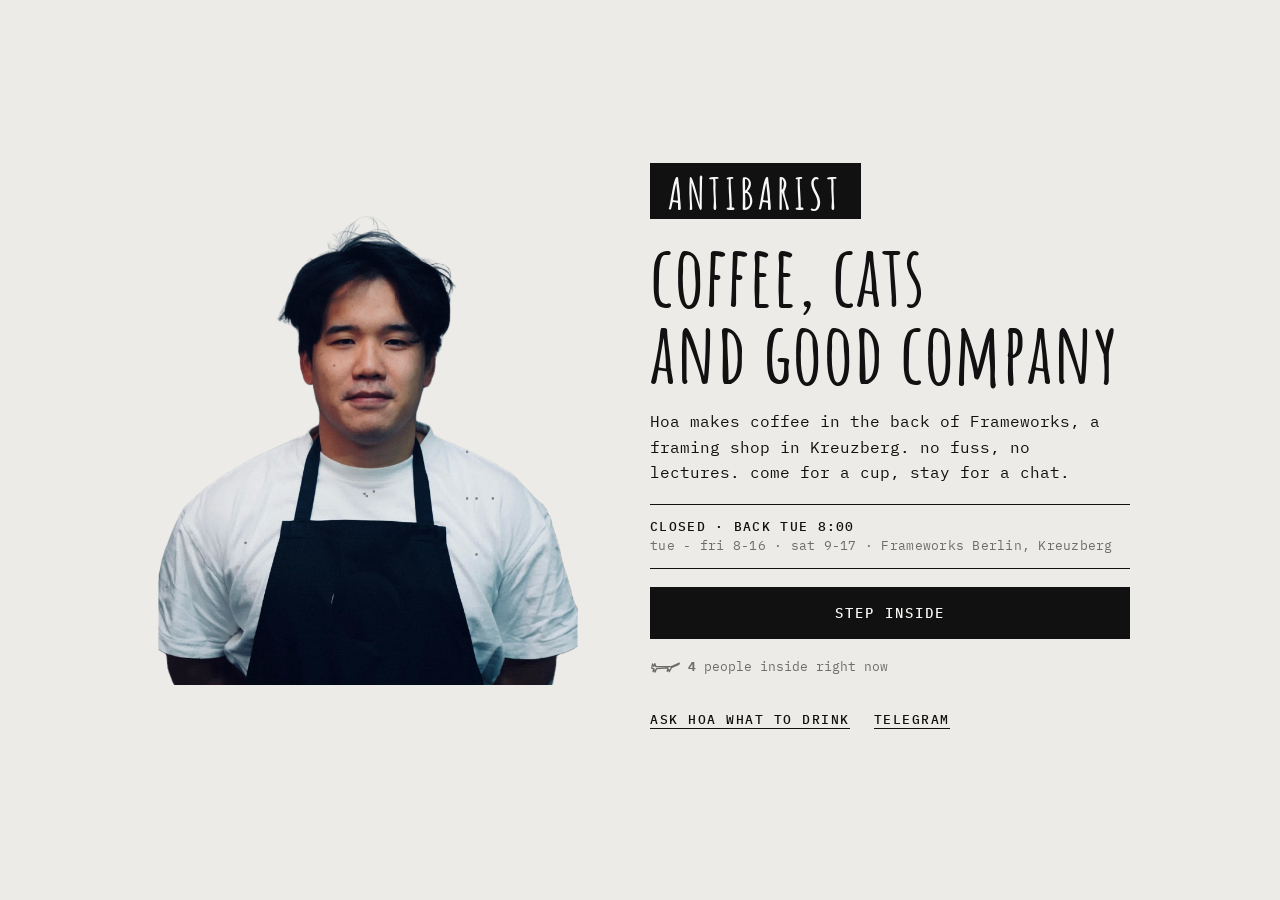
<file: index-v12.html>
<!DOCTYPE html>
<html lang="en">
<head>
<meta charset="utf-8">
<meta name="viewport" content="width=device-width, initial-scale=1, viewport-fit=cover">
<meta name="theme-color" content="#ecebe8">
<title>Antibarist · prototype v11</title>
<link rel="stylesheet" href="frameworks-frames/frames.css">
<script src="frameworks-frames/frames.js" defer></script>
<link rel="preconnect" href="https://fonts.googleapis.com">
<link rel="preconnect" href="https://fonts.gstatic.com" crossorigin>
<link href="https://fonts.googleapis.com/css2?family=Amatic+SC:wght@700&family=IBM+Plex+Mono:wght@400;500&display=swap" rel="stylesheet">
<script>
/* dark mode: follows the phone setting, unless you picked one with the toggle (remembered on this device) */
(function(){var saved=null;try{saved=localStorage.getItem('theme')}catch(e){}
 var mq=matchMedia('(prefers-color-scheme: dark)');
 window.setTheme=function(t,save){document.documentElement.classList.toggle('dark',t==='dark');
  var m=document.querySelector('meta[name=theme-color]');m&&m.setAttribute('content',t==='dark'?'#141413':'#ecebe8');
  if(save){try{localStorage.setItem('theme',t)}catch(e){}saved=t}};
 setTheme(saved||(mq.matches?'dark':'light'));
 mq.addEventListener&&mq.addEventListener('change',function(e){if(!saved)setTheme(e.matches?'dark':'light')});
})();
</script>
<style>
/* black and white interface. the coffees, labels, Hoa and the real Frameworks mouldings (frameworks-frames/) keep their colour */
:root{
  --paper:#ecebe8; --bar:#f7f7f5; --ink:#111; --mute:#6d6d6a; --line:#cfcecb; --soft:#dcdbd7;
  --title:'Amatic SC',cursive; --mono:'IBM Plex Mono',ui-monospace,monospace;
  --top:52px; --dock:52px;
  --sat:env(safe-area-inset-top,0px); --sab:env(safe-area-inset-bottom,0px);
}
*{box-sizing:border-box;margin:0;padding:0;-webkit-tap-highlight-color:transparent}
html,body{height:100%;background:var(--paper);color:var(--ink);font:400 13px/1.55 var(--mono);overflow:hidden;overscroll-behavior:none}
button{font:inherit;color:inherit;background:none;border:0;cursor:pointer;text-align:inherit}
a{color:inherit}
img{display:block;-webkit-user-drag:none;user-select:none}
.k{font:500 10.5px/1.3 var(--mono);text-transform:uppercase;letter-spacing:.12em;color:var(--mute)}

/* top */
.top{position:fixed;inset:0 0 auto 0;height:calc(var(--top) + var(--sat));padding:var(--sat) 14px 0;display:flex;align-items:center;gap:12px;z-index:40;background:var(--bar);border-bottom:1.5px solid var(--ink)}
.logo{background:var(--ink);color:var(--bar);font:700 20px/1 var(--title);letter-spacing:2px;padding:5px 11px 3px;position:relative;flex:none}
.logo i{font-style:normal;font-size:10px;position:absolute;left:3px;top:1px}
.logo i+i{left:auto;top:auto;right:3px;bottom:0;transform:rotate(180deg)}
.status{white-space:nowrap;font-size:11px;line-height:1.25;color:var(--mute);display:flex;align-items:center;gap:7px}
.status .d{width:7px;height:7px;border-radius:50%;background:var(--ink);border:1.5px solid var(--ink);flex:none}
body.closed .status .d{background:transparent}
.status b{font-weight:500;color:var(--ink);display:block}
.sp{flex:1}
.here{font-size:11px;color:var(--mute);display:flex;align-items:center;gap:6px}
.here svg{width:22px;height:11px}
.tune{width:28px;height:28px;display:grid;place-items:center}

/* the map: one big wall you can move around in every direction */
.map{position:fixed;left:0;right:0;top:calc(var(--top) + var(--sat));bottom:calc(var(--dock) + var(--sab));overflow:scroll;scrollbar-width:none;overscroll-behavior:contain;touch-action:pan-x pan-y;cursor:grab}
.map::-webkit-scrollbar{display:none}
.map.dragging{cursor:grabbing}
.map.dragging *{cursor:grabbing!important}
.world{position:relative;user-select:none;-webkit-user-select:none;margin:0 auto}
.it{position:absolute;cursor:pointer;transition:opacity .35s}
.it:focus{outline:none}
.it:focus-visible{outline:1.5px solid var(--ink);outline-offset:6px}
.old{opacity:.5;filter:grayscale(1)}
.old:hover{opacity:.8}
.intro{cursor:default;text-align:center;width:fit-content;margin:0 auto;padding:8px 12px}
.intro p{font-size:12.5px;line-height:1.55}
.info{cursor:pointer}
@media (max-width:899px){.world .cap{font-size:14px}.sn text{font-size:16px}.blabel .bn{font-size:13px}.intro p{font-size:15px}.intro .k{font-size:13px}.live b,.live span#lastMsg{font-size:12.5px}.block p,.hrs div{font-size:14px}.block .k{font-size:12.5px}}
.cap{display:inline-block;background:var(--paper);padding:5px 8px 6px;font:500 12px/1.3 var(--mono);color:var(--ink);margin-top:8px;letter-spacing:.1em;text-transform:uppercase;white-space:nowrap}
.cap b{font-weight:500;display:block}
.cap span{display:block;color:var(--mute);text-transform:none;letter-spacing:.02em;font-weight:400}
.streets{position:absolute;left:0;top:0;pointer-events:none}
.sn text{font:500 14px var(--mono);letter-spacing:3px;fill:var(--ink)}
.blabel{cursor:default}
.blabel .bl{display:inline-block;background:var(--paper);font:700 50px/1 var(--title);letter-spacing:.03em;padding:4px 12px 0;text-transform:uppercase}
.blabel .bn{display:table;background:var(--paper);font:500 12px/1 var(--mono);letter-spacing:.12em;text-transform:uppercase;color:var(--mute);padding:5px 12px 6px}
.blabel.arch .bn{color:#9a9995}
.chip{background:var(--paper);padding:12px 14px}
.br{background:var(--ink);color:var(--bar);position:relative;padding:18px 22px}
.brt{font:700 46px/.9 var(--title);letter-spacing:.04em;text-transform:uppercase}
.br .eyes{top:118px}
.br .live{position:absolute;left:22px;right:22px;bottom:18px;width:auto;margin:0}
.br .live b{color:var(--bar)}
.br .live b i{background:var(--bar)}
.br #lastMsg{color:#a9a8a4}
.spec img{width:100%;mix-blend-mode:multiply}
.h-wall{font:700 42px/.9 var(--title);letter-spacing:.02em;cursor:default;text-align:center}
.q-mid{font:700 40px/1 var(--title);letter-spacing:.02em;text-align:center;cursor:default}
.h-wall .k{display:block;margin-bottom:6px}
.quote-big{font:700 38px/1.02 var(--title);letter-spacing:.02em;cursor:default}
.quote-big .k{display:block;margin-top:10px}

/* the centre: Hoa + the back room */
.hoa img{width:100%}
body.closed .hoa img{opacity:.28}
.hoa .off{display:none}
body.closed .hoa .on{display:none}
body.closed .hoa .off{display:block}
.door{background:var(--ink);height:205px;position:relative}
.door .bk{position:absolute;left:0;right:0;bottom:14px;text-align:center;color:var(--bar);font:700 40px/.85 var(--title);letter-spacing:.04em}
.eyes{position:absolute;left:50%;top:62px;width:56px;height:30px;transform:translateX(-50%);display:flex;justify-content:space-between;align-items:center}
.eyes i{width:13px;height:9px;background:var(--bar);border-radius:50%;animation:blink 5.5s infinite}
@keyframes blink{0%,94%,100%{transform:scaleY(1)}96%{transform:scaleY(.1)}}
.live{margin-top:9px;width:150px}
.live b{display:block;font:500 10px/1.3 var(--mono);letter-spacing:.1em;text-transform:uppercase;white-space:nowrap}
.live b i{display:inline-block;width:6px;height:6px;border-radius:50%;background:var(--ink);margin-right:6px;vertical-align:1px;animation:pulse 2.4s infinite}
@keyframes pulse{50%{opacity:.25}}
.live span#lastMsg{display:block;font:400 10px/1.3 var(--mono);color:var(--mute);display:-webkit-box;-webkit-line-clamp:2;-webkit-box-orient:vertical;overflow:hidden;margin-top:2px}
.poster{background:var(--ink);color:var(--bar);padding:18px 18px 20px}
.poster .k{color:#a9a8a4}
.poster h3{font:700 46px/.88 var(--title);letter-spacing:.02em;margin:10px 0 12px}
.poster p{font-size:11px;line-height:1.5}
.block .t{font:700 30px/1 var(--title);letter-spacing:.02em;margin:6px 0 8px}
.block p{font-size:11.5px;line-height:1.55}
.block .u{display:inline-block;border-bottom:1px solid var(--ink);font:500 10.5px/1 var(--mono);letter-spacing:.12em;text-transform:uppercase;padding:12px 0 3px}
.hrs div{display:flex;justify-content:space-between;border-bottom:1px solid var(--line);padding:5px 0;font-size:11.5px}
.idx .row{display:flex;gap:10px;align-items:baseline;padding:5px 0;border-bottom:1px solid var(--line);font-size:11.5px;width:100%}
.idx .row i{font-style:normal;color:var(--mute);width:20px;flex:none}
.idx .row span{flex:1}
.idx .row em{font-style:normal;color:var(--mute);font-size:10px}

/* visitor cats walk anywhere on the map */
.cat{position:absolute;width:58px;transform:translate(-50%,-100%);cursor:pointer;z-index:30}
.cat svg{width:100%;height:auto;overflow:visible;display:block}
.cat svg path{fill:none;stroke:var(--ink);stroke-width:4;stroke-linecap:round;stroke-linejoin:round}
.cat.you svg path{stroke-width:6.5}
.cat .flip{transform-box:fill-box;transform-origin:center}
.cat.right .flip{transform:scaleX(-1)}
.cat .lb,.cat .ls{display:none}
.cat.walk .la{animation:la .38s steps(1) infinite}
.cat.walk .lb{display:inline;animation:lb .38s steps(1) infinite}
@keyframes la{50%{opacity:0}}
@keyframes lb{0%{opacity:0}50%{opacity:1}}
.cat.sit .la{display:none}.cat.sit .ls{display:inline}
.cat .tail{transform-box:view-box;transform-origin:100px 31px;animation:tail 2.4s ease-in-out infinite}
@keyframes tail{50%{transform:rotate(-8deg)}}
.cat .nm{position:absolute;left:50%;top:100%;transform:translateX(-50%);font:500 10px/1 var(--mono);color:var(--ink);white-space:nowrap;letter-spacing:.04em;margin-top:2px;padding:2px 3px}
.cat.you .nm{background:var(--ink);color:var(--bar)}

.pop{position:absolute;z-index:50;background:var(--bar);border:1.5px solid var(--ink);padding:14px 16px 16px;width:250px;transform:translate(-50%,-100%);cursor:default}
.pop .t{font:700 28px/1 var(--title)}
.pop p{font-size:12px;line-height:1.45;color:var(--mute);margin:4px 0 12px}
.pop .k{margin-bottom:4px}
.pacts{display:flex;align-items:center;gap:16px}
.plink{font:500 11px/1 var(--mono);text-transform:uppercase;letter-spacing:.1em;border-bottom:1px solid var(--ink);padding-bottom:3px}
.pop input{font:400 14px var(--mono);border:0;border-bottom:1px solid var(--ink);width:100%;padding:6px 0;margin-bottom:12px;background:transparent;outline:0;color:var(--ink);user-select:text}
.pop .act{font:500 11px/1 var(--mono);text-transform:uppercase;letter-spacing:.1em;background:var(--ink);color:var(--bar);padding:10px 14px}

/* dock: region tabs + ask hoa, one row */
.dock{position:fixed;left:0;right:0;bottom:0;height:calc(var(--dock) + var(--sab));padding-bottom:var(--sab);z-index:40;background:var(--bar);border-top:1.5px solid var(--ink);display:flex}
.regions{flex:1;min-width:0;display:flex;gap:18px;overflow-x:auto;scrollbar-width:none;padding:0 14px;align-items:center}
.regions::-webkit-scrollbar{display:none}
.rg{flex:none;font:500 10.5px/1 var(--mono);text-transform:uppercase;letter-spacing:.12em;color:var(--mute);padding:5px 0;border-bottom:1.5px solid transparent}
.rg.on{color:var(--ink);border-color:var(--ink)}
.rg sup{font-size:9px;margin-left:2px}
.btn-ask{flex:none;background:var(--ink);color:var(--bar);font:700 25px/1 var(--title);letter-spacing:.06em;padding:3px 20px 0}

/* sheet */
.scrim{position:fixed;inset:0;background:rgba(0,0,0,.16);opacity:0;pointer-events:none;transition:opacity .3s;z-index:55}
.scrim.on{opacity:1;pointer-events:auto}
.sheet{position:fixed;left:0;right:0;bottom:0;height:88dvh;background:var(--bar);z-index:60;border-top:1.5px solid var(--ink);transform:translateY(102%);transition:transform .4s cubic-bezier(.3,.9,.3,1);display:flex;flex-direction:column}
.sheet.open{transform:none}
.sheet.short{height:auto;max-height:88dvh}
.grab{flex:none;height:22px;display:flex;justify-content:center;align-items:center;touch-action:none;cursor:grab}
.grab i{width:34px;height:3px;background:var(--line);border-radius:2px}
.shead{flex:none;display:flex;align-items:flex-start;padding:2px 18px 14px;gap:12px}
.shead .t{flex:1;min-width:0}
.shead h2{font:700 44px/.95 var(--title);letter-spacing:.02em;margin-top:6px}
.shead .sub{color:var(--mute);margin-top:4px;font-size:12px}
.x{font:500 10.5px var(--mono);text-transform:uppercase;letter-spacing:.12em;color:var(--mute);padding:6px 0 6px 10px}
.sbody{flex:1;overflow-y:auto;padding:0 18px calc(28px + var(--sab))}
.sbody p{margin-bottom:12px}
.rule{height:1px;background:var(--line);margin:18px 0}
.labelimg{margin:0 0 18px;background:var(--soft);padding:22px}
.labelimg img{width:72%;margin:0 auto;mix-blend-mode:multiply}
.rows div{display:flex;justify-content:space-between;gap:14px;padding:9px 0;border-bottom:1px solid var(--line)}
.rows dt{font:500 10.5px var(--mono);text-transform:uppercase;letter-spacing:.12em;color:var(--mute);padding-top:2px}
.rows dd{text-align:right}
.tbc{border-bottom:1px dashed var(--ink)}
.char{font:700 30px/1.1 var(--title);letter-spacing:.03em;margin:4px 0 16px}
.quote{font:700 26px/1.15 var(--title);letter-spacing:.02em;margin:6px 0 16px}
.quote+.k{margin-top:-8px}
.recipe{display:grid;grid-template-columns:repeat(4,1fr);margin:8px 0 6px;border-top:1px solid var(--line);border-bottom:1px solid var(--line)}
.recipe div{padding:10px 0 9px;font:500 9.5px var(--mono);text-transform:uppercase;letter-spacing:.1em;color:var(--mute);text-align:center}
.recipe div+div{border-left:1px solid var(--line)}
.recipe b{display:block;font:700 30px/1.05 var(--title);color:var(--ink);letter-spacing:0}
.note-ph{font-size:10.5px;color:var(--mute);margin:8px 0 20px}
.primary{display:block;width:100%;background:var(--ink);color:var(--bar);font:500 11.5px/1 var(--mono);text-transform:uppercase;letter-spacing:.14em;padding:16px;text-align:center;text-decoration:none}
.link{display:inline-block;font:500 11px/1 var(--mono);text-transform:uppercase;letter-spacing:.12em;border-bottom:1px solid currentColor;padding:14px 0 3px;margin-top:4px;text-decoration:none}
.acts{display:flex;flex-direction:column;align-items:flex-start;gap:4px}
.acts .primary{margin-bottom:6px}

/* crate */
.filters{display:flex;gap:16px;margin:0 0 16px;overflow-x:auto;scrollbar-width:none}
.crate{display:grid;grid-template-columns:1fr 1fr;gap:22px 14px}
.card .im{aspect-ratio:1;background:var(--soft) center/cover;margin-bottom:8px;box-shadow:inset 0 0 0 12px var(--soft),0 0 0 1.5px var(--ink)}
.card b{display:block;font:700 22px/1 var(--title);letter-spacing:.02em}
.card span{font-size:10.5px;color:var(--mute)}

/* events */
.ev{padding:4px 0 18px;border-bottom:1px solid var(--line);margin-bottom:18px}
.ev h4{font:700 32px/.95 var(--title);margin:8px 0 8px;letter-spacing:.02em}
.hours{width:100%;border-collapse:collapse;margin-bottom:14px}
.hours td{padding:8px 0;border-bottom:1px solid var(--line)}
.hours td:last-child{text-align:right}
.hours tr.today td{font-weight:500;text-decoration:underline}

/* chat */
.topics{flex:none;display:flex;gap:16px;overflow-x:auto;padding:0 18px;border-bottom:1px solid var(--line);scrollbar-width:none}
.topics::-webkit-scrollbar{display:none}
.topic{flex:none;font:500 10.5px/1 var(--mono);text-transform:uppercase;letter-spacing:.12em;color:var(--mute);padding:4px 0 10px;border-bottom:1px solid transparent;margin-bottom:-1px;white-space:nowrap}
.topic.on{color:var(--ink);border-color:var(--ink)}
.chat{flex:1;overflow-y:auto;padding:16px 18px;display:flex;flex-direction:column;gap:16px}
.m{max-width:86%}
.m .who{font:500 10px var(--mono);text-transform:uppercase;letter-spacing:.12em;color:var(--mute);margin-bottom:2px}
.m.h{padding-left:10px;border-left:2px solid var(--ink)}
.m.h .who{color:var(--ink)}
.m.me{align-self:flex-end;text-align:right}
.m.me .who{color:var(--ink)}
.sys{font-size:10.5px;color:var(--mute);border-bottom:1px solid var(--line);padding-bottom:12px}
.typing{font-size:11px;color:var(--mute)}
.compose{flex:none;display:flex;gap:12px;padding:10px 18px calc(12px + var(--sab));border-top:1px solid var(--line);align-items:center}
.compose input{flex:1;min-width:0;border:0;background:transparent;font:400 14px var(--mono);outline:0;padding:10px 0;color:var(--ink)}
.compose button{font:500 11px var(--mono);text-transform:uppercase;letter-spacing:.12em}
.locked{padding:40px 0;text-align:center}
.locked .quote{margin-bottom:8px}

/* ask hoa */
.hoa-head{display:flex;align-items:center;gap:12px;margin-bottom:16px}
.hoa-head img{width:54px;height:54px;object-fit:cover;object-position:50% 8%;border-radius:50%;background:var(--soft);border:1.5px solid var(--ink)}
.prog{display:flex;gap:4px;margin-bottom:18px}
.prog i{flex:1;height:2px;background:var(--line)}.prog i.on{background:var(--ink)}
.say{font:700 36px/1.02 var(--title);letter-spacing:.02em;margin-bottom:18px}
.opts button{display:flex;justify-content:space-between;align-items:center;width:100%;padding:15px 0;border-bottom:1px solid var(--line);font-size:13.5px}
.opts button:first-child{border-top:1px solid var(--line)}
.opts button::after{content:"→";color:var(--mute)}
.opts button:active{background:var(--soft)}
.pick{display:flex;gap:14px;align-items:center;padding:12px 0;border-bottom:1px solid var(--line);width:100%}
.pick .im{width:64px;height:64px;flex:none;background:var(--soft) center/cover;box-shadow:inset 0 0 0 6px var(--soft),0 0 0 1.5px var(--ink)}
.pick b{font:700 24px/1 var(--title);display:block;letter-spacing:.02em}
.pick span{font-size:11px;color:var(--mute)}

/* toast, demo */
.toast{position:fixed;left:14px;right:14px;top:calc(var(--top) + var(--sat) + 8px);z-index:90;background:var(--ink);color:var(--bar);font-size:11.5px;padding:10px 14px;opacity:0;transform:translateY(-6px);transition:.25s;pointer-events:none;text-align:center}
.toast.on{opacity:1;transform:none}
.demo{position:fixed;right:10px;top:calc(var(--top) + var(--sat) + 4px);z-index:45;background:var(--bar);border:1.5px solid var(--ink);padding:10px 14px;display:none;flex-direction:column;width:240px}
.demo.on{display:flex}
.demo button{padding:9px 0;border-bottom:1px solid var(--line);font-size:12px}
.demo button:last-child{border:0}

/* ===== v10 redesign: bars as cells, popups as caption cards, sheets with one pinned action ===== */
/* top bar: logo + status left, square icon cells on the right split by lines */
.top{padding-right:0;align-items:stretch}
.top .logo,.top .status{align-self:center}
.cell{display:flex;align-items:center;justify-content:center;gap:6px;min-width:46px;padding:0 12px;border-left:1.5px solid var(--ink)}
.cell:active{background:var(--soft)}
.here{font:500 12px/1 var(--mono);color:var(--ink)}
/* bottom bar: equal tab cells, active one gets a thick top line, ask hoa with his face */
.dock .regions{gap:0;padding:0;overflow:hidden;align-items:stretch}
.dock .rg{flex:1 1 0;min-width:0;text-align:center;padding:0 2px;border:0;border-right:1px solid var(--line);font-size:10px;letter-spacing:.08em;white-space:nowrap}
.dock .rg.on{box-shadow:inset 0 3px 0 var(--ink)}
.btn-ask{display:flex;align-items:center;gap:9px;padding:0 16px 0 10px}
.btn-ask img{width:32px;height:32px;border-radius:50%;object-fit:cover;object-position:50% 6%;background:var(--soft)}
/* popups: a card with the info on top and a row of actions at the bottom, pinned to the thing with a small arrow */
.pop{padding:0;width:232px;transform:translate(-50%,-100%)}
.pop::after{content:"";position:absolute;left:var(--ax,50%);top:100%;margin-left:-7px;border:7px solid transparent;border-top-color:var(--ink)}
.pb{padding:12px 14px 13px}
.pop .t{font:700 30px/1 var(--title)}
.pop p{margin:3px 0 0}
.pop input{margin:10px 0 0}
.pa{display:flex;border-top:1.5px solid var(--ink)}
.pa button{flex:1;padding:13px 8px;text-align:center;font:500 11px/1 var(--mono);text-transform:uppercase;letter-spacing:.1em;border:0}
.pa .act{background:var(--ink);color:var(--bar);padding:13px 8px}
/* sheets: the content scrolls, the one action stays pinned at the bottom */
.shead{border-bottom:1px solid var(--line);padding-bottom:12px;margin-bottom:16px}
.sfoot{flex:none;display:flex;align-items:center;gap:18px;padding:12px 18px calc(12px + var(--sab));border-top:1.5px solid var(--ink);background:var(--bar)}
.sfoot .primary{flex:1;width:auto}
.sfoot .link{margin:0;padding:0 0 3px;flex:none}
.sbody{padding-bottom:20px}
.specs{display:grid;grid-template-columns:1fr 1fr;border-top:1px solid var(--line);border-bottom:1px solid var(--line);margin:18px 0}
.specs div{padding:10px 0;font-size:13px}
.specs div+div{border-left:1px solid var(--line);padding-left:14px}
.specs .k{display:block;margin-bottom:3px}
.hero{background:var(--soft);margin:0 0 16px;display:flex;justify-content:center;padding-top:14px}
.hero img{width:56%;max-width:220px}
.days{display:grid;grid-template-columns:repeat(3,1fr);border:1.5px solid var(--ink);margin-top:6px}
.days button{text-align:center;padding:16px 4px;font-size:13px}
.days button+button{border-left:1.5px solid var(--ink)}
.days button.on{background:var(--ink);color:var(--bar)}
.field{display:block;width:100%;font:400 16px var(--mono);border:0;border-bottom:1.5px solid var(--ink);background:transparent;padding:10px 0;margin:4px 0 22px;outline:0;color:var(--ink)}
.evp{background:var(--ink);color:var(--bar);padding:18px 18px 20px;margin-bottom:16px}
.evp .k{color:#a9a8a4}
.evp h4{font:700 44px/.9 var(--title);letter-spacing:.02em;margin:10px 0 8px}
.evp p{font-size:12px;margin:0}
.row1{display:flex;justify-content:space-between;align-items:baseline;padding:12px 0;border-bottom:1px solid var(--line);margin-bottom:22px}
.row1 b{font:700 26px/1 var(--title);letter-spacing:.02em}
.row1 span{font-size:11px;color:var(--mute)}

@media (min-width:900px){
  .sheet{left:auto;right:0;top:calc(var(--top) + var(--sat));bottom:0;width:420px;height:auto;max-height:none;border-top:0;border-left:1.5px solid var(--ink);transform:translateX(102%)}
  .sheet.open{transform:none}
  .grab{display:none}
  .shead{padding-top:20px}
  .scrim{background:transparent}
  .toast{left:50%;right:auto;transform:translate(-50%,-6px);width:420px}
  .toast.on{transform:translate(-50%,0)}
}
@media (prefers-reduced-motion:reduce){*{animation:none!important;transition:none!important}}
@media (max-width:899px){.live{width:160px}.live b,.live span#lastMsg{font-size:12.5px}}

/* landing: a plain, readable front page before you step into the map */
.cover{position:fixed;inset:0;z-index:80;background:var(--paper);overflow-y:auto;transition:transform .6s cubic-bezier(.6,0,.3,1),opacity .6s;padding:calc(20px + var(--sat)) 24px calc(28px + var(--sab))}
.cover.gone{transform:translateY(-100%);opacity:0;pointer-events:none}
.cv{max-width:980px;margin:0 auto;display:grid;gap:18px}
.cv-logo{justify-self:start;background:var(--ink);color:var(--bar);font:700 36px/1 var(--title);letter-spacing:4px;padding:8px 18px 4px}
.cv h1{font:700 52px/.92 var(--title);letter-spacing:.01em}
.cv-hoa{width:min(52vw,240px);justify-self:center}
.cv p{font-size:16px;line-height:1.6}
.cv-st{font:500 13px/1.5 var(--mono);text-transform:uppercase;letter-spacing:.1em;border-top:1.5px solid var(--ink);border-bottom:1.5px solid var(--ink);padding:12px 0}
.cv-st span{display:block;color:var(--mute);text-transform:none;letter-spacing:.02em;font-weight:400}
.cv .primary{font-size:14px;padding:19px}
.cv-links{display:flex;gap:24px;flex-wrap:wrap}
.cv-links .link{font-size:12.5px}
.cv-here{display:flex;align-items:center;gap:8px;font-size:13px;color:var(--mute)}
.cv-here svg{width:30px;height:14px}
@media (min-width:900px){
  .cv-logo{font-size:44px}
  .cover{display:grid;place-items:center}
  .cv{grid-template-columns:1fr 1.1fr;column-gap:64px;align-items:center}
  .cv-hoa{grid-row:1 / span 7;grid-column:1;width:100%;max-width:420px}
  .cv>*:not(.cv-hoa){grid-column:2}
  .cv h1{font-size:84px}
}

/* the archive spiral */
:root{--live:#e8412c}
.lines{position:absolute;left:0;top:0;pointer-events:none;overflow:visible}
.sp{fill:none;stroke:#b9b8b3;stroke-width:1}
.tk{fill:var(--ink)}
.ln{stroke:#a3a29d;stroke-width:.8;transition:opacity .3s}
.ln.dash{stroke-dasharray:3 4}
.msgl{stroke:var(--ink);stroke-dasharray:2 3}
.world.filtering .ln{opacity:.2}
.cd{fill:var(--paper);stroke:#a3a29d;stroke-width:1.2}.cd.on{fill:var(--ink);stroke:var(--ink)}
.tick{cursor:default}.tick span{display:inline-block;background:var(--ink);color:var(--bar);font:500 10px/1 var(--mono);text-transform:uppercase;letter-spacing:.12em;padding:4px 6px;white-space:nowrap}
.tile img{width:100%;display:block}
.tile .tc,.hoa2 .tc{font:400 10px/1.2 var(--mono);margin-top:5px;white-space:nowrap;color:var(--mute)}
.tc b{font-weight:500;color:var(--ink)}
.cn{white-space:nowrap;font:500 12px/1 var(--mono);text-transform:uppercase;letter-spacing:.1em;color:#9d9c97;cursor:pointer}
.cn.on{color:var(--ink)}.cn.left{transform:translateX(-100%)}
.cn-c{margin-left:6px;background:var(--ink);color:var(--bar);padding:2px 5px}
.br2{background:var(--ink);color:var(--bar);height:150px;position:relative;padding:14px 16px}
.br2 .brt{font:700 34px/.9 var(--title);letter-spacing:.04em;text-transform:uppercase}
.br2 .eyes{top:66px}
.lv{position:absolute;left:16px;bottom:12px;font:500 10px/1 var(--mono);letter-spacing:.12em;text-transform:uppercase}
.lv i{display:inline-block;width:7px;height:7px;border-radius:50%;background:var(--live);margin-right:6px;vertical-align:0;animation:pulse 2.4s infinite}
.hoa2 img{width:100%}
.hoa2 .off{display:none}body.closed .hoa2 .on{display:none}body.closed .hoa2 .off{display:inline}body.closed .hoa2 img{opacity:.3}
.inode{text-align:center;font:400 11px/1.4 var(--mono);cursor:pointer}
.inode b{display:block;font:700 24px/1 var(--title);letter-spacing:.02em;margin:4px 0}
.inode span{color:var(--mute);border-bottom:1px solid currentColor}
.msg{font:400 11px/1.35 var(--mono);color:var(--mute);background:var(--paper);padding:3px 5px;cursor:default}
.msg b{font-weight:500;color:var(--ink)}
@media (max-width:899px){.tile .tc,.hoa2 .tc{font-size:12.5px}.cn{font-size:15px}.msg{font-size:13px}.inode{font-size:13px}.inode b{font-size:28px}.tick span{font-size:12px}.lv{font-size:12px}}

/* highlight + reading key + zoom */
.ln{opacity:.35}
.world.filtering .ln{opacity:.07}
.world.filtering .it[data-hl]:not(.hl){opacity:.14}
.ln.hl{opacity:1!important;stroke:var(--ink);stroke-width:1.4}
.cd.hl{fill:var(--ink);stroke:var(--ink)}
.cn.hl{color:var(--ink)}.cn.hl .cn-n{border-bottom:1.5px solid var(--ink)}
.tile.hl img{outline:1.5px solid var(--ink);outline-offset:4px}
.tick{cursor:pointer}
.tools{position:fixed;left:12px;bottom:calc(var(--dock) + var(--sab) + 12px);z-index:42;display:flex;flex-direction:column;align-items:flex-start;gap:8px;pointer-events:none}
.tools>*{pointer-events:auto}
.tbar{display:flex;border:1.5px solid var(--ink);background:var(--bar)}
.tbar button{font:500 11px/1 var(--mono);text-transform:uppercase;letter-spacing:.1em;padding:10px 12px}
.tbar button+button{border-left:1.5px solid var(--ink);min-width:40px;text-align:center;font-size:16px;padding:7px 10px}
.legend{display:none;width:270px;background:var(--bar);border:1.5px solid var(--ink);padding:14px 16px;font-size:12px;line-height:1.45}
.legend.on{display:block}
.legend div{display:flex;gap:10px;align-items:flex-start;margin-bottom:6px}
.legend i{flex:none;width:18px;height:12px;margin-top:3px}
.lg-now{background:var(--ink)}
.lg-sp{border-top:1px solid #9d9c97;border-radius:50% 50% 0 0}
.lg-ln{background:linear-gradient(var(--ink),var(--ink)) center/100% 1px no-repeat}
.lg-live{width:8px!important;height:8px!important;border-radius:50%;background:var(--live);margin:5px 5px 0}

/* ===== dark mode: the interface flips, the coffees, labels, Hoa and the frame mouldings keep their real colour ===== */
html.dark{--paper:#141413;--bar:#1c1c1b;--ink:#ecebe8;--mute:#8f8e8a;--line:#353533;--soft:#262624;color-scheme:dark}
html.dark .poster .k,html.dark .evp .k,html.dark .br #lastMsg{color:#6d6d6a}
html.dark .blabel.arch .bn{color:#5f5e5b}
html.dark .sp{stroke:#3d3d3a}
html.dark .ln,html.dark .cd{stroke:#5a5a56}
html.dark .cn,html.dark .lg-sp{color:#6f6e6a;border-color:#6f6e6a}
html.dark .scrim{background:rgba(0,0,0,.5)}
html.dark .labelimg img,html.dark .spec img{mix-blend-mode:normal}
html.dark .old{opacity:.35}
.theme svg{display:block}
html.dark .br,html.dark .br2,html.dark .poster,html.dark .evp{background:#000;color:#ecebe8;box-shadow:0 0 0 1.5px #3a3a37}
html.dark .br .eyes i,html.dark .br2 .eyes i{background:#ecebe8}
.tbar .theme{display:grid;place-items:center}
@media (max-width:420px){.top{gap:8px;padding-left:10px}.cell{min-width:36px;padding:0 8px}.here{gap:4px}.status{font-size:10.5px}}
</style>
</head>
<body>

<section class="cover" id="cover" aria-label="welcome">
  <div class="cv">
    <div class="cv-logo">ANTIBARIST</div>
    <img class="cv-hoa" src="img/hoa-cut.png" alt="Hoa">
    <h1>coffee, cats<br>and good company</h1>
    <p>Hoa makes coffee in the back of Frameworks, a framing shop in Kreuzberg. no fuss, no lectures. come for a cup, stay for a chat.</p>
    <div class="cv-st" id="cvSt"></div>
    <button class="primary" id="enterBtn">step inside</button>
    <div class="cv-here"><svg viewBox="0 0 140 60"><path d="M8 36 L12 16 L18 27 L23 14 L27 28 L100 28 M100 28 L137 12 L134 18 L100 33 M8 36 L18 38 L14 52 L22 44 L24 54 L30 38 L84 34 L80 50 L88 42 L90 52 L100 33" fill="none" stroke="currentColor" stroke-width="6" stroke-linecap="round" stroke-linejoin="round"/></svg><span><b id="cvHere">0</b> people inside right now</span></div>
    <div class="cv-links"><button class="link" id="cvAsk">ask hoa what to drink</button><a class="link" href="https://t.me/antibarist" target="_blank" rel="noopener">telegram</a></div>
  </div>
</section>

<header class="top">
  <div class="logo"><i>A</i>ANTIBARIST<i>A</i></div>
  <div class="status"><span class="d"></span><div id="statusTxt"></div></div>
  <div class="sp"></div>
  <button class="cell here" id="hereBtn" aria-label="people here now"><svg viewBox="0 0 140 60"><path d="M8 36 L12 16 L18 27 L23 14 L27 28 L100 28 M100 28 L137 12 L134 18 L100 33 M8 36 L18 38 L14 52 L22 44 L24 54 L30 38 L84 34 L80 50 L88 42 L90 52 L100 33" fill="none" stroke="currentColor" stroke-width="6" stroke-linecap="round" stroke-linejoin="round"/></svg><span id="hereN">0</span></button>
  <button class="cell" id="homeBtn" aria-label="back to the counter"><svg width="18" height="18" viewBox="0 0 20 20" fill="none" stroke="currentColor" stroke-width="1.5"><circle cx="10" cy="10" r="5.5"/><path d="M10 1v5M10 14v5M1 10h5M14 10h5"/></svg></button>
  <button class="cell" id="demoBtn" aria-label="demo controls"><svg width="18" height="18" viewBox="0 0 20 20" fill="none" stroke="currentColor" stroke-width="1.5" stroke-linecap="round"><path d="M3 6h14M3 14h14"/><circle cx="7" cy="6" r="2" style="fill:var(--bar)"/><circle cx="13" cy="14" r="2" style="fill:var(--bar)"/></svg></button>
</header>

<div class="demo" id="demo">
  <span class="k" style="margin-bottom:4px">demo controls</span>
  <button data-d="in">someone opens the site</button>
  <button data-d="out">someone leaves</button>
  <button data-d="msg">fake Telegram message</button>
  <button data-d="open">switch open / closed</button>
</div>

<main class="map" id="map">
  <div class="world" id="world"></div>
</main>

<div class="tools" id="tools">
  <div class="legend" id="legend">
    <div class="k" style="margin-bottom:8px">how to read</div>
    <div><i class="lg-now"></i>centre = now. the back room, Hoa, this week's coffees</div>
    <div><i class="lg-sp"></i>each turn of the spiral = further back in time</div>
    <div><i class="lg-ln"></i>a line = where a coffee comes from</div>
    <div><i class="lg-live"></i>red = live in the back room</div>
    <div style="color:var(--mute);margin-top:6px">tap anything to see what it connects to. pinch or use − + to zoom</div>
  </div>
  <div class="tbar"><button id="legendBtn">how to read</button><button id="zOut" aria-label="zoom out">−</button><button id="zIn" aria-label="zoom in">+</button><button class="theme" id="themeBtn" aria-label="light or dark"><svg width="18" height="18" viewBox="0 0 20 20" fill="none" stroke="currentColor" stroke-width="1.5"><circle cx="10" cy="10" r="6.5"/><path d="M10 3.5a6.5 6.5 0 0 1 0 13z" fill="currentColor"/></svg></button></div>
</div>
<nav class="dock">
  <div class="regions" id="regions"></div>
  <button class="btn-ask" id="askBtn"><img src="img/hoa-cut.png" alt=""><span>ask hoa</span></button>
</nav>

<div class="scrim" id="scrim"></div>
<aside class="sheet" id="sheet" aria-hidden="true">
  <div class="grab" id="grab"><i></i></div>
  <div class="shead"><div class="t" id="shead"></div><button class="x" id="sclose">close</button></div>
  <div id="sslot" style="flex:1;min-height:0;display:flex;flex-direction:column"></div>
</aside>
<div class="toast" id="toast"></div>

<script>
const $=id=>document.getElementById(id);
const map=$('map'),world=$('world'),sheet=$('sheet'),sslot=$('sslot');
const esc=s=>String(s).replace(/[&<>"]/g,c=>({'&':'&amp;','<':'&lt;','>':'&gt;','"':'&quot;'}[c]));
const pick=a=>a[Math.floor(Math.random()*a.length)];

/* ================= DATA ================= */
// labels Hoa sent. origin:null = still to confirm. short = name in the caption
const COFFEES={
  granja:{short:'granja',farm:'Granja Paraíso 92',producer:'Wilton Benitez',variety:'Orange Bourbon',process:'Fermentation washed',character:['silky','velvety','sirupy'],roaster:'liquid dream.',origin:'Colombia',region:'colombia'},
  nogales:{short:'los nogales',farm:'Los Nogales',producer:'Oscar Hernández',variety:'Bourbon Pimienta',process:'Anaerobic washed',character:['sparkling','juicy','complex'],roaster:'liquid dream.',origin:'Colombia',region:'colombia'},
  latorre:{short:'la torre',farm:'La Torre',producer:'Marleny Imbachi',variety:'Gesha',process:'Washed',character:['juicy','delicate','floral'],roaster:'liquid dream.',origin:null,region:'colombia'},
  girasol:{short:'girasol',farm:'El Girasol',producer:'Nicolas Medina',variety:'Pink Bourbon',process:'Washed',character:[],roaster:'SEY',origin:'Colombia',region:'colombia'},
  casita:{short:'casita',farm:'La Casita · Curtain Call',producer:'David Berrio',variety:'Chiroso',process:'Washed',character:[],roaster:'SEY',origin:'Colombia',region:'colombia'},
  diamante:{short:'diamante',farm:'El Diamante · Surprise Encore',producer:'Duber Mejia',variety:'Chiroso',process:'Washed',character:[],roaster:'SEY',origin:'Colombia',region:'colombia'},
  geshe:{short:'geshe',farm:'Geshe',producer:'',variety:'Ethiopian Landrace',process:'White honey',character:[],roaster:'SEY',origin:'Ethiopia',region:'ethiopia'},
  jaime:{short:'sánchez',farm:'Las Flores',producer:'Jaime Sánchez',variety:'Gesha',process:'Washed',character:['crisp','floral','vibrant'],roaster:'liquid dream.',origin:null,region:'more'},
  fernando:{short:'melgar',farm:'Las Flores',producer:'Fernando Melgar',variety:'Gesha',process:'Natural',character:['velvety','smooth','floral'],roaster:'liquid dream.',origin:null,region:'more'},
  mazateca:{short:'mazateca',farm:'Mazateca',producer:'Renato Martínez',variety:'Typica',process:'Washed',character:['juicy','winey','velvety'],roaster:'liquid dream.',origin:null,region:'more'},
  romerillo:{short:'romerillo',farm:'El Romerillo',producer:'Clever Acosta',variety:'Sidra',process:'Washed',character:['crisp','elegant','floral'],roaster:'liquid dream.',origin:null,region:'more'},
  panama:{short:'panamá',farm:'Digna Nuñez x Lost Origin',producer:'Digna Nuñez',variety:'Gesha',process:'Washed',character:[],roaster:'SEY',origin:'Panama',region:'more'}
};
const REGIONS=[['all','all'],['colombia','colombia'],['ethiopia','ethiopia'],['more','more']];
const NAMES=['mila','jonas','ece','luca','noor','sami','kai','yuki','ben','tabea'];
const FROM=['Neukölln','Kreuzberg','Wedding','Hamburg','Milano','Lisbon','Friedrichshain','Moabit'];

/* ================= THE ARCHIVE SPIRAL =================
   the canvas is a diagram of everything Hoa has served, like a printed archive poster.
   centre = now: the back room, Hoa, and this week's coffees on the first turn of a spiral.
   the spiral winds outward back in time (nov, oct, sep). every coffee has a catalogue number.
   the coffee countries sit on a ring around it. thin lines connect each coffee to its country.
   back room messages show up as small text, linked to the coffee they talk about.
   no frames for now: the coffees are small cut-out tiles. colour only from the coffee art + one red live dot. */
const WORLD={w:3000,h:3000};
const CX=1500,CY=1500,HOME=[CX,CY];
const SP={r0:430,k:27,start:-Math.PI/2}; // spiral: radius = r0 + k * angle, starting at the top, going clockwise
const NOW_T=104,OLD_T=58,NOW_STEP=225,OLD_STEP=104; // tile sizes + spacing along the spiral
const RING=1080; // radius of the country ring
// the archive: past coffees, newest first. PLACEHOLDERS: farm, origin + picture come from Hoa
const ARCHIVE=[['oct 2026',20],['sep 2026',18]];
// countries around the ring. angle in degrees (0 = right, 90 = down), roughly where they are on the globe:
// the americas on the left, africa + yemen on the right, asia lower right
const COUNTRIES=[
  ['mexico',214],['jamaica',222],['guatemala',206],['honduras',199],['el salvador',192],['nicaragua',185],['costa rica',178],
  ['panama',171],['colombia',163],['ecuador',155],['peru',147],['bolivia',139],['brazil',130],
  ['yemen',338],['ethiopia',350],['kenya',2],['uganda',9],['rwanda',16],['burundi',23],['tanzania',30],['dr congo',37],['malawi',44],['zambia',51],
  ['india',320],['china',305],['myanmar',62],['thailand',70],['vietnam',78],['indonesia',87],['papua new guinea',96],
  ['origin to confirm',268]
];
const countryOf=c=>c.origin?c.origin.toLowerCase():'origin to confirm';
// info around the spiral, linked to the back room with a dashed line
const INFO_NODES=[
  ['event',116,`<div class="k">sat 14 nov · 12 - 18</div><b>brew your own cup</b><span>antibarist x luko · the playce</span>`,()=>openEvents()],
  ['hours',106,`<div class="k">hours</div><b>tue - fri 8-16 · sat 9-17</b><span>Frameworks Berlin, Kreuzberg</span>`,()=>openEvents()],
  ['about',248,`<div class="k">about</div><b>not your typical barista</b><span>read</span>`,()=>openAbout()],
  ['telegram',289,`<div class="k">telegram</div><b>120 in the group</b><span>join</span>`,()=>window.open('https://t.me/antibarist','_blank','noopener')],
  ['crate',230,`<div class="k">the crate</div><b>all ${Object.keys(COFFEES).length} coffees in one list</b><span>pick up only</span>`,()=>openCrate()]
];

function put(x,y,w,html,cls='',attrs){
  const el=document.createElement('div');
  el.className='it '+cls;el.style.cssText=`left:${x}px;top:${y}px;${w?`width:${w}px`:''}`;
  el.innerHTML=html;
  attrs&&Object.entries(attrs).forEach(([k,v])=>el.setAttribute(k,v));
  world.appendChild(el);return el;
}
const kbd=el=>{el.tabIndex=0;el.setAttribute('role','button');el.addEventListener('keydown',e=>{if(e.key==='Enter'||e.key===' '){e.preventDefault();el.click()}});return el};
const oldArt=m=>'data:image/svg+xml,'+encodeURIComponent(`<svg xmlns="http://www.w3.org/2000/svg" width="200" height="200"><rect width="200" height="200" fill="#dcdbd7"/><text x="100" y="110" text-anchor="middle" font-family="monospace" font-size="22" letter-spacing="4" fill="#a3a29e">${m.split(' ')[0].toUpperCase()}</text></svg>`);
const polar=(r,deg)=>[CX+r*Math.cos(deg*Math.PI/180),CY+r*Math.sin(deg*Math.PI/180)];
const no=n=>'AB-'+String(n).padStart(3,'0');

// points along the spiral, one every 6px of length
const PATH=(()=>{const pts=[];let t=0,len=0,prev=null;
  while(t<Math.PI*2*3.2){const r=SP.r0+SP.k*t,a=SP.start+t,p=[CX+r*Math.cos(a),CY+r*Math.sin(a)];
    if(prev)len+=Math.hypot(p[0]-prev[0],p[1]-prev[1]);
    if(!pts.length||len>=pts.length*6)pts.push(p);prev=p;t+=.002}
  return pts})();
const at=s=>PATH[Math.min(PATH.length-1,Math.round(s/6))];

let TILES={}; // coffee id -> centre point, for lines
function buildMap(){
  world.style.width=WORLD.w+'px';world.style.height=WORLD.h+'px';
  let L='',s=170,n=0;
  // the spiral itself
  const tick=(s,label,m)=>{const [x,y]=at(s);L+=`<circle cx="${x}" cy="${y}" r="3.5" class="tk"/>`;const el=put(x+8,y-26,0,`<span>${label}</span>`,'tick');
    el.onclick=e=>{e.stopPropagation();closePop();highlight('m:'+m);toast(m==='now'?'on the wall now · '+Object.keys(COFFEES).length+' coffees':label+' · '+((ARCHIVE.find(a=>a[0]===m)||[])[1]||0)+' coffees · names still to fill in')}};
  tick(40,'now · nov 2026','now');
  // this week: the first turn
  const ids=Object.keys(COFFEES);
  ids.forEach(id=>{
    const c=COFFEES[id],[x,y]=at(s);n++;TILES[id]=[x,y];
    const el=kbd(put(x-NOW_T/2,y-NOW_T/2,NOW_T,`<img src="img/${id}-art.jpg" alt="${esc(c.farm)}"><div class="tc"><b>${no(n)}</b> ${esc(c.short)}</div>`,'fr tile',{'data-r':c.region,'data-id':id,'data-hl':`id:${id}|c:${countryOf(c)}|r:${c.region}|m:now`}));
    el.onclick=e=>{e.stopPropagation();coffeePop(id,el);highlight('id:'+id)};
    el.onmouseenter=()=>{if(!popEl)highlight('id:'+id)};el.onmouseleave=()=>{if(!popEl)restoreHl()};
    s+=NOW_STEP;
  });
  // the archive, further out = further back
  s+=60;
  ARCHIVE.forEach(([month,count])=>{
    tick(s-50,month,month);
    for(let i=0;i<count;i++){
      const [x,y]=at(s);n++;
      const el=kbd(put(x-OLD_T/2,y-OLD_T/2,OLD_T,`<img src="${oldArt(month)}" alt="past coffee, ${month}"><div class="tc"><b>${no(n)}</b></div>`,'old tile',{'data-hl':'m:'+month}));
      el.onclick=e=>{e.stopPropagation();showPop(el,`<div class="pb"><div class="k">${no(n)} · ${month}</div><div class="t">sold out</div><p>name and picture still to fill in.</p></div><div class="pa"><button class="act" id="popGo">ask if it comes back</button></div>`,()=>{$('popGo').onclick=()=>{closePop();openChat('hey Hoa, will the coffee from '+month+' come back? ')}})};
      s+=OLD_STEP;
    }
  });
  // the spiral itself, drawn a little past the oldest coffee
  L=`<path d="M${PATH.slice(0,Math.round((s+240)/6)).map(p=>p[0].toFixed(1)+' '+p[1].toFixed(1)).join(' L')}" class="sp"/>`+L;
  // the country ring: lines from every coffee on the wall to its country
  const used={};ids.forEach(id=>{const k=countryOf(COFFEES[id]);(used[k]=used[k]||[]).push(id)});
  COUNTRIES.forEach(([name,deg])=>{
    const [x,y]=polar(RING,deg),list=used[name]||[],right=Math.cos(deg*Math.PI/180)>=0;
    list.forEach(id=>{const [tx,ty]=TILES[id];L+=`<line x1="${tx}" y1="${ty}" x2="${x}" y2="${y}" class="ln" data-r="${COFFEES[id].region}" data-hl="id:${id}|c:${name}|r:${COFFEES[id].region}|m:now"/>`});
    const tags=`c:${name}${list.map(id=>'|r:'+COFFEES[id].region).join('')}`;
    L+=`<circle cx="${x}" cy="${y}" r="4.5" class="${list.length?'cd on':'cd'}" data-hl="${tags}"/>`;
    const el=put(right?x+12:x-12,y-10,0,`<span class="cn-n">${name}</span>${list.length?`<span class="cn-c">${list.length}</span>`:''}`,'cn'+(list.length?' on':'')+(right?'':' left'),{'data-hl':tags});
    el.onclick=e=>{e.stopPropagation();
      if(list.length){showPop(el,`<div class="pb"><div class="k">${list.length} on the wall</div><div class="t">${name}</div><p>${list.map(id=>esc(COFFEES[id].farm)).join(' · ')}</p></div>`);highlight('c:'+name);return}
      showPop(el,`<div class="pb"><div class="t">${name}</div><p>nothing from here on the wall yet. tasted a good one?</p></div><div class="pa"><button class="act" id="popGo">tell Hoa</button></div>`,()=>{$('popGo').onclick=()=>{closePop();openChat(`hey Hoa, I had a good coffee from ${name}: `)}})};
  });
  // centre: the back room (black, blinking eyes, red live dot) and Hoa
  kbd(put(CX-115,CY-170,230,`<div class="br2"><div class="brt">the back room</div><button class="eyes" id="meow" aria-label="meow-meow"><i></i><i></i></button><div class="lv"><i></i><span id="chatTag">back room · live</span></div></div>`,'',{id:'door'})).onclick=()=>openChat();
  $('meow').onclick=e=>{e.stopPropagation();showPop($('meow'),`<div class="pb"><div class="t">meow-meow</div><p>the tip jar is hers.</p></div><div class="pa"><button class="act" id="treat">give a treat</button></div>`,()=>{$('treat').onclick=()=>{closePop();toast('thank you')}})};
  kbd(put(CX-70,CY-6,140,`<img src="img/hoa-cut.png" alt="Hoa"><div class="tc"><b>hoa</b> <span class="on">ask me</span><span class="off">not in</span></div>`,'hoa2',{id:'hoaFig'})).onclick=()=>openAsk();
  // info, linked to the back room
  INFO_NODES.forEach(([k,deg,html,go])=>{
    const [x,y]=polar(RING-170,deg);
    L+=`<line x1="${CX}" y1="${CY-100}" x2="${x}" y2="${y}" class="ln dash"/>`;
    kbd(put(x-90,y-24,180,html,'inode')).onclick=go;
  });
  world.insertAdjacentHTML('afterbegin',`<svg class="lines" width="${WORLD.w}" height="${WORLD.h}">${L}<g id="msgLines"></g></svg>`);
  setLast();
}
// the back room on the canvas: the last messages, each linked to the coffee it talks about
function setLast(){
  if(!$('msgLines'))return;
  world.querySelectorAll('.msg').forEach(e=>e.remove());
  let L='';const msgs=log.filter(m=>!m.sys).slice(-3);
  msgs.forEach((m,i)=>{
    const t=m.t.toLowerCase(),id=Object.keys(COFFEES).find(k=>[COFFEES[k].short,...COFFEES[k].farm.toLowerCase().split(/[ ·]+/)].some(w=>w.length>=5&&t.includes(w)));
    const x=CX-115,y=CY+178+i*52;
    put(x,y,230,`<b>${esc(m.who)}</b> ${esc(m.t)}`,'msg');
    if(id&&TILES[id])L+=`<line x1="${x}" y1="${y+10}" x2="${TILES[id][0]}" y2="${TILES[id][1]}" class="ln msgl"/>`;
    else L+=`<line x1="${x-8}" y1="${y+10}" x2="${CX-130}" y2="${CY-95}" class="ln msgl"/>`;
  });
  $('msgLines').innerHTML=L;
}
// cats walk along the spiral
const streetSpot=near=>{
  let i=Math.floor(Math.random()*Math.min(PATH.length,900));
  if(near){const j=PATH.reduce((b,p,k)=>Math.hypot(p[0]-near[0],p[1]-near[1])<Math.hypot(PATH[b][0]-near[0],PATH[b][1]-near[1])?k:b,0);i=Math.max(0,Math.min(PATH.length-1,j+Math.round((Math.random()-.5)*120)))}
  return [PATH[i][0],PATH[i][1]+14];
};

/* a coffee opens a small popup next to it first. "more" opens the full sheet */
function coffeePop(id,el){
  const c=COFFEES[id];
  showPop(el.querySelector('.fwf')||el,`<div class="pb"><div class="k">${esc(c.origin||'origin tbc')} · ${esc(c.roaster)}</div><div class="t">${esc(c.farm)}</div><p>${c.character.length?c.character.join(' · '):esc(c.variety.toLowerCase())+' · '+esc(c.process.toLowerCase())}</p></div><div class="pa"><button class="act" id="popHold">hold a bag</button><button id="popMore">more</button></div>`,()=>{
    $('popHold').onclick=()=>{closePop();openHold(id)};
    $('popMore').onclick=()=>{closePop();openCoffee(id)};
  });
}
const REGION_AT={};
function regionCentres(){
  REGION_AT.all=[CX,CY];
  ['colombia','ethiopia','more'].forEach(r=>{
    const els=[...world.querySelectorAll(`.fr[data-r="${r}"]`)];
    if(!els.length)return;
    const xs=els.map(e=>e.offsetLeft+e.offsetWidth/2),ys=els.map(e=>e.offsetTop+e.offsetHeight/2);
    REGION_AT[r]=[xs.reduce((a,b)=>a+b)/xs.length,ys.reduce((a,b)=>a+b)/ys.length];
  });
}

/* moving around: native scroll on touch + trackpad, drag with the mouse. a little smaller on phones */
let Z=1;
function setZoom(){Z=isDesk()?1:.8;world.style.zoom=Z}
const minZ=()=>Math.max(map.clientWidth/WORLD.w,map.clientHeight/WORLD.h,.2);
function zoomTo(z,fx=map.clientWidth/2,fy=map.clientHeight/2){
  z=Math.max(minZ(),Math.min(1.5,z));
  const wx=(map.scrollLeft+fx)/Z,wy=(map.scrollTop+fy)/Z;
  Z=z;world.style.zoom=Z;map.scrollLeft=wx*Z-fx;map.scrollTop=wy*Z-fy;
}
map.addEventListener('wheel',e=>{if(!e.ctrlKey&&!e.metaKey)return;e.preventDefault();const r=map.getBoundingClientRect();zoomTo(Z*Math.exp(-e.deltaY*.01),e.clientX-r.left,e.clientY-r.top)},{passive:false});
(()=>{let d0=0,z0=1;const dist=t=>Math.hypot(t[0].clientX-t[1].clientX,t[0].clientY-t[1].clientY);
  map.addEventListener('touchstart',e=>{if(e.touches.length===2){d0=dist(e.touches);z0=Z}},{passive:true});
  map.addEventListener('touchmove',e=>{if(e.touches.length!==2||!d0)return;e.preventDefault();const r=map.getBoundingClientRect();
    zoomTo(z0*dist(e.touches)/d0,(e.touches[0].clientX+e.touches[1].clientX)/2-r.left,(e.touches[0].clientY+e.touches[1].clientY)/2-r.top)},{passive:false});
  map.addEventListener('touchend',()=>{d0=0});
})();
function centerOn(x,y,smooth=true){
  map.scrollTo({left:x*Z-map.clientWidth/2,top:y*Z-map.clientHeight/2,behavior:smooth?'smooth':'auto'});
}
(()=>{let d=null,moved=false;
  map.addEventListener('pointerdown',e=>{if(e.pointerType!=='mouse'||e.button||e.target.closest('.pop'))return;d={x:e.clientX,y:e.clientY,l:map.scrollLeft,t:map.scrollTop};moved=false});
  addEventListener('pointermove',e=>{if(!d)return;const dx=e.clientX-d.x,dy=e.clientY-d.y;
    if(!moved&&Math.abs(dx)+Math.abs(dy)>5){moved=true;map.classList.add('dragging')}
    if(moved){map.scrollLeft=d.l-dx;map.scrollTop=d.t-dy}});
  addEventListener('pointerup',()=>{d=null;map.classList.remove('dragging')});
  map.addEventListener('click',e=>{if(moved){e.stopPropagation();e.preventDefault();moved=false}},true);
})();

/* ================= HELPERS ================= */
function toast(t,ms=2600){const el=$('toast');el.textContent=t;el.classList.add('on');clearTimeout(toast.t);toast.t=setTimeout(()=>el.classList.remove('on'),ms)}
const isDesk=()=>innerWidth>=900;

/* ================= REGIONS ================= */
let region='all';
function renderRegions(){
  $('regions').innerHTML=REGIONS.map(([r,t])=>`<button class="rg ${region===r?'on':''}" data-r="${r}">${t}</button>`).join('');
  $('regions').querySelectorAll('.rg').forEach(b=>b.onclick=()=>setRegion(b.dataset.r));
}
function setRegion(r){
  region=(region===r&&r!=='all')?'all':r;
  closePop();restoreHl();
  renderRegions();
  centerOn(...REGION_AT[region]);
}

/* ================= SHEET ================= */
let sheetName=null;
function openSheet(head,body,o={}){
  $('shead').innerHTML=head;sslot.innerHTML=body+(o.foot?`<div class="sfoot">${o.foot}</div>`:'');
  sheet.classList.toggle('short',!!o.short);
  sheet.classList.add('open');sheet.setAttribute('aria-hidden','false');$('scrim').classList.add('on');
  sheetName=o.name||null;closePop();
}
function closeSheet(){sheet.classList.remove('open');sheet.setAttribute('aria-hidden','true');$('scrim').classList.remove('on');sheetName=null}
$('sclose').onclick=closeSheet;$('scrim').onclick=closeSheet;
addEventListener('keydown',e=>{if(e.key==='Escape'){closeSheet();closePop()}});
(()=>{let y0=null,dy=0;const g=$('grab');
 g.addEventListener('pointerdown',e=>{y0=e.clientY;dy=0;g.setPointerCapture(e.pointerId);sheet.style.transition='none'});
 g.addEventListener('pointermove',e=>{if(y0===null)return;dy=Math.max(0,e.clientY-y0);sheet.style.transform=`translateY(${dy}px)`});
 g.addEventListener('pointerup',()=>{sheet.style.transition='';sheet.style.transform='';if(dy>80)closeSheet();y0=null});
})();
const head=(k,t,sub)=>`<div class="k">${k}</div><h2>${t}</h2>${sub?`<div class="sub">${sub}</div>`:''}`;

/* ================= COFFEE ================= */
let bag=0;
function openCoffee(id){
  const c=COFFEES[id];
  // label first, then Hoa's one line, two facts, the recipe as numbers. the action stays pinned at the bottom
  const body=`<div class="sbody">
    <div class="labelimg"><img src="img/${id}-label.jpg" alt="${esc(c.roaster)} label"></div>
    <div class="quote">"${c.variety.includes('Gesha')?'drink it black, let it cool a bit.':/anaerobic|ferment/i.test(c.process)?'a wild one. try it as filter.':'clean and sweet. start here.'}"</div><div class="k">Hoa</div>
    <div class="specs"><div><span class="k">variety</span>${esc(c.variety)}</div><div><span class="k">process</span>${esc(c.process)}</div></div>
    <div class="recipe"><div><b>15g</b>coffee</div><div><b>250g</b>water</div><div><b>93°</b>temp</div><div><b>2:45</b>time</div></div>
  </div>`;
  openSheet(head((c.origin||'origin to confirm')+' · '+c.roaster,esc(c.farm),c.character.length?c.character.join(' · '):(c.producer?esc(c.producer):'')),body,{name:'coffee',
    foot:`<button class="primary" id="addBag">hold a bag</button><button class="link" id="askHoa">ask Hoa</button>`});
  $('addBag').onclick=()=>openHold(id);
  $('askHoa').onclick=()=>openChat(`hey Hoa, how do you brew the ${c.farm}?`);
}

/* ================= HOLD FOR PICKUP =================
   no online shop: you ask Hoa to keep a bag, you pay at the counter. demo only, nothing is sent yet */
function pickupDays(){
  const out=[],names=['sun','mon','tue','wed','thu','fri','sat'];let d=berlin().day;
  for(let i=1;out.length<3&&i<10;i++){const k=(d+i)%7;if(k>=2&&k<=6)out.push(i===1?'tomorrow':names[k])}
  return out;
}
function openHold(id){
  const c=COFFEES[id];
  // name, then pick a day (three cells), then one button
  const days=pickupDays();let day=days[0];
  openSheet(head('hold a bag',esc(c.farm),'pay when you pick it up.'),`<div class="sbody">
    <div class="k">your name</div><input class="field" id="holdNm" value="${myName?esc(myName):''}" autocomplete="off">
    <div class="k">pick up</div>
    <div class="days">${days.map((d,i)=>`<button data-d="${d}" class="${i?'':'on'}">${d}</button>`).join('')}</div></div>`,
    {short:1,foot:`<button class="primary" id="holdGo">hold it</button>`});
  sslot.querySelectorAll('[data-d]').forEach(b=>b.onclick=()=>{day=b.dataset.d;sslot.querySelectorAll('[data-d]').forEach(x=>x.classList.toggle('on',x===b))});
  $('holdGo').onclick=()=>{
    const nm=$('holdNm').value.trim();if(!nm){$('holdNm').focus();toast('add your name first');return}
    myName=myName||nm.toLowerCase().slice(0,14);youCat&&(youCat.el.querySelector('.nm').textContent=myName);
    closeSheet();toast(`held for ${nm} · ${day}`,3000);
  };
}

/* ================= CRATE ================= */
function openCrate(f='all'){
  const ids=Object.keys(COFFEES).filter(id=>f==='all'||COFFEES[id].region===f);
  const body=`<div class="sbody"><div class="filters">${REGIONS.filter(r=>r[0]!=='kenya').map(([r,t])=>`<button class="rg ${f===r?'on':''}" data-f="${r}">${t}</button>`).join('')}</div>
    <div class="crate">${ids.map(id=>{const c=COFFEES[id];return `<button class="card" data-id="${id}"><div class="im" style="background-image:url(img/${id}-art.jpg)"></div><b>${esc(c.farm)}</b><span>${esc(c.origin||'origin tbc')} · ${esc(c.roaster)}</span></button>`}).join('')}</div></div>`;
  openSheet(head('the crate','on the wall'),body);
  sslot.querySelectorAll('[data-f]').forEach(b=>b.onclick=()=>openCrate(b.dataset.f));
  sslot.querySelectorAll('.card').forEach(b=>b.onclick=()=>openCoffee(b.dataset.id));
}

/* ================= EVENTS / ABOUT ================= */
const HOURS=[['Mon','closed'],['Tue','8 - 16'],['Wed','8 - 16'],['Thu','8 - 16'],['Fri','8 - 16'],['Sat','9 - 17'],['Sun','closed']];
function openEvents(){
  const idx=(berlin().day+6)%7;
  const body=`<div class="sbody">
   <div class="evp"><div class="k">sat 14 nov · 12 - 18</div><h4>brew your<br>own cup</h4><p>with luko · the playce at studio 5</p></div>
   <div class="row1"><b>cupping club</b><span>every few weeks</span></div>
   <div class="k" style="margin-bottom:4px">hours</div>
   <table class="hours">${HOURS.map((d,i)=>`<tr class="${i===idx?'today':''}"><td>${d[0]}${i===idx?' · today':''}</td><td>${d[1]}</td></tr>`).join('')}</table></div>`;
  openSheet(head('the counter',"what's on"),body,{foot:`<button class="primary" onclick="toast('see you there')">I'm coming on the 14th</button>`});
}
function openAbout(){
  const body=`<div class="sbody">
   <div class="hero"><img src="img/hoa-cut.png" alt="Hoa"></div>
   <div class="quote">"What is good coffee? This question has been following me since my early days."</div>
   <div class="k">Hoa</div>
   <div class="rule"></div>
   <p>a coffee popup inside Frameworks Berlin, a framing shop in Kreuzberg.</p></div>`;
  openSheet(head('about','not your typical barista'),body,{foot:`<a class="primary" href="https://t.me/antibarist" target="_blank" rel="noopener">join on telegram</a>`});
}

/* ================= ASK HOA ================= */
const Q=[
  {q:'how do you make coffee at home?',a:[['espresso machine','esp'],['filter: V60, Chemex, AeroPress','fil'],['moka pot','moka'],["I don't. I come here.",'any']]},
  {q:'what do you want to taste?',a:[['fruit. berries, citrus, juice','fruit'],['flowers. jasmine, tea','floral'],['sweet. chocolate, caramel','sweet'],['surprise me','any']]},
  {q:'how wild can it be?',a:[['keep it clean and classic','clean'],['a little funky is fine','funky1'],['the weirder the better','funky2']]},
  {q:'light like tea, or heavy and syrupy?',a:[['light','light'],['somewhere in between','mid'],['heavy','heavy']]}
];
function tags(c){
  const t=new Set(),w=c.character.join(' ');
  if(/juicy|vibrant|sparkling|winey|crisp/.test(w))t.add('fruit');
  if(/floral|delicate|elegant/.test(w))t.add('floral');
  if(/silky|velvety|smooth|sirupy/.test(w))t.add('sweet');
  if(/crisp|delicate|elegant|vibrant/.test(w))t.add('light');
  if(/sirupy|silky|winey|complex/.test(w))t.add('heavy');
  if(!c.character.length){ // no words on the label: go by variety
    if(/Gesha|Chiroso|Landrace/.test(c.variety)){t.add('floral');t.add('light')}
    if(/Pink Bourbon|Chiroso|Landrace/.test(c.variety))t.add('fruit');
  }
  const p=c.process.toLowerCase();
  t.add(/anaerobic|ferment/.test(p)?'funky2':/natural|honey/.test(p)?'funky1':'clean');
  return t;
}
let answers=[];
function openAsk(step=-1){
  const face=`<div class="hoa-head"><img src="img/hoa-cut.png" alt=""><div><div style="font:700 24px/1 var(--title)">Hoa</div><div class="k">behind the counter</div></div></div>`;
  if(step===-1){
    answers=[];
    openSheet(head('ask hoa','what is good coffee?'),`<div class="sbody"><div class="hero"><img src="img/hoa-cut.png" alt="Hoa"></div><p>four questions. one coffee.</p></div>`,{short:1,foot:`<button class="primary" id="go">start</button>`});
    $('go').onclick=()=>openAsk(0);return;
  }
  if(step===Q.length)return askResult();
  const q=Q[step];
  openSheet(head('ask hoa',`question ${step+1} of ${Q.length}`),`<div class="sbody">${face}<div class="prog">${Q.map((_,i)=>`<i class="${i<=step?'on':''}"></i>`).join('')}</div><div class="say">${q.q}</div><div class="opts">${q.a.map(a=>`<button data-v="${a[1]}">${a[0]}</button>`).join('')}</div></div>`,{short:1});
  sslot.querySelectorAll('[data-v]').forEach(b=>b.onclick=()=>{answers[step]=b.dataset.v;openAsk(step+1)});
}
function askResult(){
  const [brew,taste,wild,body]=answers;
  const scored=Object.entries(COFFEES).map(([id,c])=>{
    const t=tags(c);let s=Math.random()*.3;
    if(taste!=='any'&&t.has(taste))s+=3;
    if(t.has(wild))s+=2; else if(wild==='funky2'&&t.has('funky1'))s+=1;
    if(body==='light'&&t.has('light'))s+=1.5;
    if(body==='heavy'&&t.has('heavy'))s+=1.5;
    if(body==='mid'&&!t.has('light')&&!t.has('heavy'))s+=1;
    if((brew==='esp'||brew==='moka')&&(t.has('sweet')||t.has('heavy')))s+=1;
    if(brew==='fil'&&(t.has('floral')||t.has('light')))s+=1;
    return {id,c,s};
  }).sort((a,b)=>b.s-a.s);
  const top=scored[0],more=scored.slice(1,3);
  const why={fruit:'It tastes like fruit',floral:'It is light and flowery',sweet:'It is sweet and round',any:'It is one of my favourites right now'}[taste];
  const how={esp:'pull it as espresso',fil:'brew it as filter',moka:'it works on a moka pot',any:'come by and I make it for you'}[brew];
  const body2=`<div class="sbody">
    <div class="labelimg"><img src="img/${top.id}-label.jpg" alt=""></div>
    <div class="quote">"Try ${esc(top.c.farm)}. ${why}, and ${how}."</div><div class="k" style="margin-bottom:24px">Hoa</div>
    <div class="k" style="margin-bottom:4px">also try</div>
    ${more.map(m=>`<button class="pick" data-id="${m.id}"><div class="im" style="background-image:url(img/${m.id}-art.jpg)"></div><div><b>${esc(m.c.farm)}</b><span>${esc(m.c.variety)} · ${esc(m.c.process)}</span></div></button>`).join('')}
    <button class="link" id="again" style="margin-top:14px">ask again</button></div>`;
  openSheet(head('ask hoa','your coffee'),body2,{foot:`<button class="primary" id="seeTop">see it</button><button class="link" id="talk">ask Hoa</button>`});
  $('seeTop').onclick=()=>openCoffee(top.id);$('again').onclick=()=>openAsk(0);
  $('talk').onclick=()=>openChat(`hey Hoa, you told me to try the ${top.c.farm}. `);
  sslot.querySelectorAll('.pick').forEach(b=>b.onclick=()=>openCoffee(b.dataset.id));
}

/* ================= CHAT ================= */
const TOPICS=[['Café Window',1],['Cupping Club'],['Brewing Recipes'],['Coffee Review'],['Beanexchange'],['Coffee Memes']];
let myName=null;
let log=[
  {sys:'linked to the Café Window topic on Telegram.'},
  {who:'mila',t:'is the Granja Paraíso still there? it tasted like orange juice',at:'09:41'},
  {who:'Hoa',t:'yes, 3 bags left. come before saturday',at:'09:44',hoa:1},
  {who:'jonas',t:'who is going to brew your own cup on the 14th?',at:'10:12'},
  {who:'ece',t:'me. bringing my own grinder',at:'10:15'}
];
let unread=0;
const hm=()=>{const b=berlin();return String(b.h).padStart(2,'0')+':'+String(b.m).padStart(2,'0')};
const msgHTML=m=>m.sys?`<div class="sys">${esc(m.sys)}</div>`:`<div class="m ${m.hoa?'h':''} ${m.me?'me':''}"><div class="who">${esc(m.who)} · ${m.at}${m.me?' · sent':''}</div>${esc(m.t)}</div>`;
function openChat(prefill=''){
  unread=0;badge();
  const n=cats.filter(c=>!c.you).length;
  const body=`<div class="topics">${TOPICS.map((t,i)=>`<button class="topic ${i===0?'on':''}" data-i="${i}">${t[0]}</button>`).join('')}</div>
   <div class="chat" id="chat">${log.map(msgHTML).join('')}</div>
   <form class="compose" id="compose"><input id="cin" placeholder="write to Hoa and the group" autocomplete="off" enterkeyhint="send"><button>send</button></form>`;
  openSheet(head(`live · ${n+1} here`,'the back room'),body,{name:'chat'});
  $('chat').scrollTop=1e6;
  const cin=$('cin');cin.value=prefill;if(isDesk())setTimeout(()=>cin.focus(),400);
  $('compose').onsubmit=e=>{e.preventDefault();const v=cin.value.trim();if(!v)return;cin.value='';
    push({who:myName||'you',t:v,at:hm(),me:1});youCat&&youCat.say(v.length>18?v.slice(0,16)+'…':v);reply(v)};
  sslot.querySelectorAll('.topic').forEach(b=>b.onclick=()=>{
    const i=+b.dataset.i;if(i===0)return openChat();
    sslot.querySelectorAll('.topic').forEach(x=>x.classList.toggle('on',x===b));
    $('chat').innerHTML=`<div class="locked"><div class="quote">${TOPICS[i][0]}</div><p style="color:var(--mute)">members only.</p><a class="primary" href="https://t.me/antibarist" target="_blank" rel="noopener" style="margin-top:18px">join on telegram</a></div>`;
    $('compose').style.display='none';
  });
}
function push(m){
  log.push(m);setLast();
  if(sheetName==='chat'&&$('chat')){$('chat').insertAdjacentHTML('beforeend',msgHTML(m));$('chat').scrollTop=1e6}
  else if(!m.me){unread++;badge()}
}
function badge(){$('chatTag').textContent=unread>0?`back room · ${unread} new`:'back room · live'}
function typing(name,ms,cb){
  setTimeout(()=>{if($('chat')){$('chat').insertAdjacentHTML('beforeend',`<div class="typing" id="typ">${name} is typing</div>`);$('chat').scrollTop=1e6}},600);
  setTimeout(()=>{$('typ')&&$('typ').remove();cb()},ms);
}
function reply(q){
  const s=q.toLowerCase(),at=(s.match(/@(\w+)/)||[])[1],mate=at&&cats.find(c=>c.name===at);
  if(mate){typing(mate.name,2600,()=>{push({who:mate.name,t:pick(['hey, nice to meet you here','hi! are you at Frameworks right now?','hello. have you tried the Granja Paraíso?']),at:hm()});mate.say('hi')});return}
  let a;
  if(/oat|milk|cow/.test(s))a='both work. but for the fruity ones, try it without milk first';
  else if(/open|hour|when|today|close/.test(s))a=berlin().open?'open right now, come by':'closed right now. tue to fri 8-16, sat 9-17';
  else if(/fruit|recommend|which|best|suggest|try/.test(s))a='fruity: Los Nogales. flowery: Las Flores. sweet: Granja Paraíso';
  else if(/brew|recipe|grind|v60|how/.test(s))a='15g coffee, 250g water, 93 degrees, around 2:45. then taste and adjust';
  else if(/cat|meow/.test(s))a='meow-meow is the real boss here';
  else if(/^(hi|hey|hello|hallo|moin|ciao)/.test(s))a='hey, welcome to the back room';
  else a='good question, give me a minute. or ask me at the counter';
  typing('Hoa',2600,()=>push({who:'Hoa',t:a,at:hm(),hoa:1}));
}
const RANDOM=[['mila','just got the SEY El Girasol, smells crazy'],['luca','cupping club next week?'],['Hoa','new on the wall: SEY Geshe from Ethiopia',1],['jonas','meow-meow is sleeping on my jacket again'],['Hoa','batch brew is ready',1]];
function randomMsg(){const r=pick(RANDOM);push({who:r[0],t:r[1],at:hm(),hoa:r[2]});if(sheetName!=='chat')toast('new message in the back room',1800)}
setInterval(()=>{if(Math.random()<.4)randomMsg()},32000);
$('askBtn').onclick=()=>openAsk();

/* ================= OPEN / CLOSED ================= */
function berlin(){
  const p=Object.fromEntries(new Intl.DateTimeFormat('en-GB',{timeZone:'Europe/Berlin',weekday:'short',hour:'2-digit',minute:'2-digit',hour12:false}).formatToParts(new Date()).map(x=>[x.type,x.value]));
  const day=['Sun','Mon','Tue','Wed','Thu','Fri','Sat'].indexOf(p.weekday),h=+p.hour%24,m=+p.minute,t=h+m/60;
  let open=false,close=0;
  if(day>=2&&day<=5&&t>=8&&t<16){open=true;close=16}
  if(day===6&&t>=9&&t<17){open=true;close=17}
  return {day,h,m,open,close};
}
let forced=null;
const nextOpen=d=>(d===6||d===0||d===1)?'tue 8:00':(berlin().h<8?'today 8:00':'tomorrow 8:00');
function applyOpen(){
  const b=berlin(),open=forced===null?b.open:forced;
  document.body.classList.toggle('closed',!open);
  $('cvSt')&&($('cvSt').innerHTML=(open?'open now'+(forced===null?' · till '+b.close+':00':''):'closed · back '+nextOpen(b.day))+'<span>tue - fri 8-16 · sat 9-17 · Frameworks Berlin, Kreuzberg</span>');
  $('statusTxt').innerHTML=open?`<b>open</b>${forced===null?'till '+b.close+':00':'Hoa is in'}`:`<b>closed</b>back ${nextOpen(b.day)}`;
}
function toggleOpen(){forced=document.body.classList.contains('closed');applyOpen();toast(forced?'lights on · Hoa is in':'lights off · closed')}

/* ================= CATS ================= */
// every cat is a visitor. they walk along the streets. x, y = px in the wall (where the paws are)
const CAT=`<svg viewBox="0 0 140 60"><g class="flip">
 <path d="M8 36 L12 16 L18 27 L23 14 L27 28 L100 28"/>
 <g class="tail"><path d="M100 28 L137 10 L134 17 L100 33"/></g>
 <g class="la"><path d="M8 36 L18 38 L14 52 L22 44 L24 54 L30 38 L84 34 L80 50 L88 42 L90 52 L100 33"/></g>
 <g class="lb"><path d="M8 36 L18 38 L22 52 L25 44 L31 54 L33 38 L86 34 L93 50 L95 42 L99 52 L100 33"/></g>
 <g class="ls"><path d="M8 36 L18 38 L19 44 L32 44 L34 38 L84 34 L85 42 L98 42 L100 33"/></g>
</g></svg>`;
const clampX=x=>Math.max(40,Math.min(WORLD.w-40,x)),clampY=y=>Math.max(60,Math.min(WORLD.h-30,y));
let cats=[],youCat=null,popFor=null;
class Cat{
  constructor(o={}){
    this.you=!!o.you;const used=cats.map(c=>c.name);
    this.name=this.you?'you':(pick(NAMES.filter(n=>!used.includes(n)))||'guest');this.from=pick(FROM);
    const sp=streetSpot(HOME);this.x=o.x??sp[0];this.y=o.y??sp[1];
    this.el=document.createElement('button');this.el.className='cat sit'+(this.you?' you':'');
    this.el.innerHTML=CAT+`<span class="nm">${this.name}</span>`;
    this.el.onclick=e=>{e.stopPropagation();this.you?youPop():matePop(this)};
    world.appendChild(this.el);
    this.wait=1500+Math.random()*4000;this.target=null;this.speed=45+Math.random()*35;
    if(o.enter){ // walks in from the edge of what you can see
      const vx=map.scrollLeft/Z,vy=map.scrollTop/Z;
      this.x=vx-40;this.y=clampY(vy+map.clientHeight/Z*(.4+Math.random()*.4));
      this.go(vx+60+Math.random()*map.clientWidth/Z*.5,this.y);
    }
    this.place();
  }
  place(){this.el.style.left=this.x+'px';this.el.style.top=this.y+'px'}
  go(x,y){this.target={x,y};this.el.classList.remove('sit');this.el.classList.add('walk');this.el.classList.toggle('right',x>this.x)}
  say(t,ms=1800){const b=this.el.querySelector('.nm');b.textContent=t;clearTimeout(this.st);this.st=setTimeout(()=>b.textContent=this.you?(myName||'you'):this.name,ms)}
  tick(dt){
    if(this===popFor)return;
    if(!this.target){
      if(this.leaving){this.el.remove();cats=cats.filter(c=>c!==this);here();return}
      this.wait-=dt;if(this.wait<=0){
        // mostly stroll nearby, sometimes wander off to another wall
        this.go(...streetSpot(Math.random()<.2?null:[this.x,this.y])); // mostly nearby streets, sometimes across town
      }
      return;
    }
    const dx=this.target.x-this.x,dy=this.target.y-this.y,d=Math.hypot(dx,dy),st=this.speed*dt/1000;
    if(d<=st){this.x=this.target.x;this.y=this.target.y;this.target=null;this.el.classList.remove('walk');this.el.classList.add('sit');this.wait=(document.body.classList.contains('closed')?9000:4000)+Math.random()*7000}
    else{this.x+=dx/d*st;this.y+=dy/d*st}
    this.place();
  }
  leave(){this.leaving=true;this.go(this.x<WORLD.w/2?-60:WORLD.w+60,this.y)}
}
const here=()=>{$('hereN').textContent=cats.length;$('cvHere')&&($('cvHere').textContent=cats.length)};
function addCat(o){const c=new Cat(o);cats.push(c);here();return c}

/* ================= POPUPS ================= */
let popEl=null;
function showPop(anchor,html,after){
  closePop();popEl=document.createElement('div');popEl.className='pop';popEl.innerHTML=html;popEl.onclick=e=>e.stopPropagation();map.appendChild(popEl);
  const mr=map.getBoundingClientRect(),wr={left:mr.left-map.scrollLeft,top:mr.top-map.scrollTop},r=anchor.getBoundingClientRect(),half=popEl.offsetWidth/2+10;
  const x=r.left+r.width/2-wr.left,minX=map.scrollLeft+half,maxX=map.scrollLeft+map.clientWidth-half;
  const px=Math.max(minX,Math.min(maxX,x));
  popEl.style.left=px+'px';
  popEl.style.setProperty('--ax',(x-px+popEl.offsetWidth/2)+'px'); // the little arrow points at the thing, even when the card is pushed in from the edge
  popEl.style.top=Math.max(map.scrollTop+popEl.offsetHeight+12,r.top-wr.top-14)+'px';
  after&&after();
}
function closePop(){const had=!!popEl;popEl&&popEl.remove();popEl=null;popFor=null;if(had)restoreHl()}
/* highlight: light up everything tagged with a token (id:granja, c:colombia, r:more, m:oct 2026), fade the rest */
function highlight(tok){
  world.classList.toggle('filtering',!!tok);
  world.querySelectorAll('[data-hl]').forEach(e=>e.classList.toggle('hl',!!tok&&e.dataset.hl.split('|').includes(tok)));
}
const restoreHl=()=>highlight(typeof region!=='undefined'&&region!=='all'?'r:'+region:null);
map.addEventListener('click',closePop);
function matePop(c){
  showPop(c.el,`<div class="pb"><div class="t">${c.name}</div><p>from ${c.from}</p></div><div class="pa"><button class="act" id="hi">say hi</button></div>`,()=>{$('hi').onclick=()=>{closePop();openChat('@'+c.name+' ')}});
  popFor=c;c.el.classList.remove('walk');c.el.classList.add('sit');
}
function youPop(){
  showPop(youCat.el,`<div class="pb"><div class="t">this is you</div><input id="nm" maxlength="14" placeholder="your name" value="${myName?esc(myName):''}"></div><div class="pa"><button class="act" id="saveNm">save</button></div>`,()=>{
    $('saveNm').onclick=()=>{const v=$('nm').value.trim().toLowerCase().replace(/[^\p{L}\p{N}_]/gu,'').slice(0,14);if(v){myName=v;youCat.el.querySelector('.nm').textContent=v}closePop()};
  });
  popFor=youCat;
}

/* ================= BOOT ================= */
let last=performance.now();
function loop(t){const dt=Math.min(60,t-last);last=t;cats.forEach(c=>c.tick(dt));requestAnimationFrame(loop)}
$('demoBtn').onclick=e=>{e.stopPropagation();$('demo').classList.toggle('on')};
document.addEventListener('click',e=>{if(!$('demo').contains(e.target))$('demo').classList.remove('on')});
$('demo').querySelectorAll('[data-d]').forEach(b=>b.onclick=()=>{
  const d=b.dataset.d;
  if(d==='in'){const c=addCat({enter:true});toast(c.name+' opened the site')}
  if(d==='out'){const c=cats.find(c=>!c.you&&!c.leaving);if(c){c.leave();toast(c.name+' left')}}
  if(d==='msg')randomMsg();
  if(d==='open')toggleOpen();
  $('demo').classList.remove('on');
});
$('hereBtn').onclick=()=>{toast(`${cats.length} here now · tap a cat`);youCat.say('this is you',2200)};
addEventListener('resize',()=>{if(Z<minZ())zoomTo(minZ())}); // phones fire resize while scrolling, so never reset the zoom here
$('zIn').onclick=()=>zoomTo(Z*1.3);$('zOut').onclick=()=>zoomTo(Z/1.3);
$('legendBtn').onclick=e=>{e.stopPropagation();$('legend').classList.toggle('on')};
map.addEventListener('click',()=>{$('legend').classList.remove('on');if(!popEl)restoreHl()});
// landing: step inside opens the map at the back room. the logo brings the landing back
$('enterBtn').onclick=()=>{$('cover').classList.add('gone');centerOn(...REGION_AT.all,false)};
$('cvAsk').onclick=()=>{$('cover').classList.add('gone');openAsk()};
if(location.hash==='#inside')$('cover').classList.add('gone'); // a link straight into the map
document.querySelector('.top .logo').style.cursor='pointer';
document.querySelector('.top .logo').onclick=()=>$('cover').classList.remove('gone');
$('homeBtn').onclick=()=>{if(region!=='all')setRegion('all');else centerOn(...REGION_AT.all)};

function boot(){
  buildMap();regionCentres();setZoom();renderRegions();
  window.FrameworksFrames&&FrameworksFrames.scan();
  centerOn(...REGION_AT.all,false);
  youCat=addCat({you:true,x:streetSpot(HOME)[0],y:streetSpot(HOME)[1]});
  const n=2+Math.floor(Math.random()*2);for(let i=0;i<n;i++)addCat();
  applyOpen();setInterval(applyOpen,60000);requestAnimationFrame(loop);
  setTimeout(()=>{unread=2;badge()},5000);
  setInterval(()=>{const r=Math.random();if(r<.25&&cats.length<6)addCat({enter:true});else if(r>.85&&cats.length>3){const c=cats.find(c=>!c.you&&!c.leaving&&c!==popFor);c&&c.leave()}},18000);
}
document.fonts?document.fonts.ready.then(boot):boot();

$('themeBtn').onclick=()=>setTheme(document.documentElement.classList.contains('dark')?'light':'dark',true);
</script>
</body>
</html>
</file>
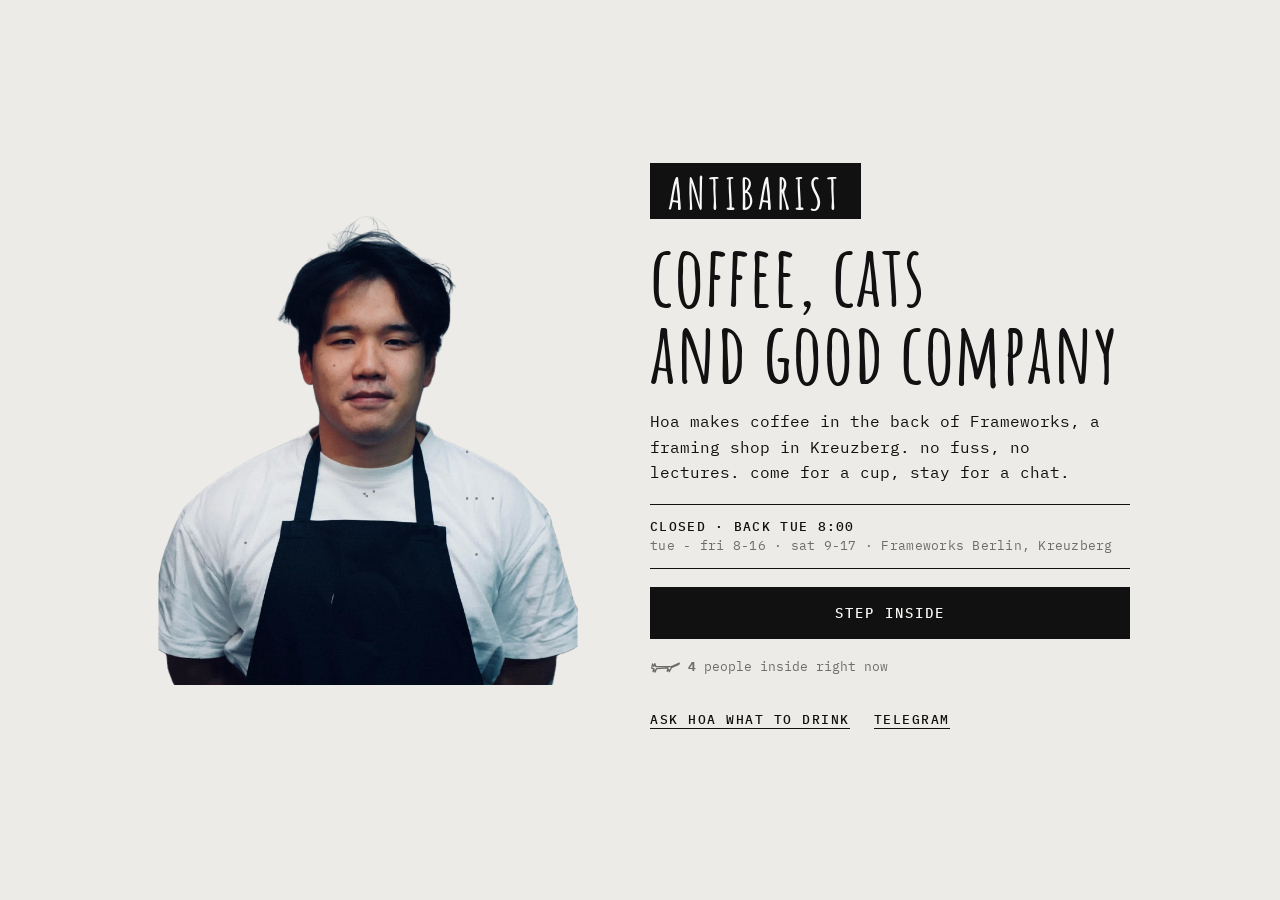
<file: index-v13.html>
<!DOCTYPE html>
<html lang="en">
<head>
<meta charset="utf-8">
<meta name="viewport" content="width=device-width, initial-scale=1, viewport-fit=cover">
<meta name="theme-color" content="#ecebe8">
<title>Antibarist · prototype v13</title>
<link rel="stylesheet" href="frameworks-frames/frames.css">
<script src="frameworks-frames/frames.js" defer></script>
<link rel="preconnect" href="https://fonts.googleapis.com">
<link rel="preconnect" href="https://fonts.gstatic.com" crossorigin>
<link href="https://fonts.googleapis.com/css2?family=Amatic+SC:wght@700&family=IBM+Plex+Mono:wght@400;500&display=swap" rel="stylesheet">
<script>
/* dark mode: follows the phone setting, unless you picked one with the toggle (remembered on this device) */
(function(){var saved=null;try{saved=localStorage.getItem('theme')}catch(e){}
 var mq=matchMedia('(prefers-color-scheme: dark)');
 window.setTheme=function(t,save){document.documentElement.classList.toggle('dark',t==='dark');
  var m=document.querySelector('meta[name=theme-color]');m&&m.setAttribute('content',t==='dark'?'#141413':'#ecebe8');
  if(save){try{localStorage.setItem('theme',t)}catch(e){}saved=t}};
 setTheme(saved||(mq.matches?'dark':'light'));
 mq.addEventListener&&mq.addEventListener('change',function(e){if(!saved)setTheme(e.matches?'dark':'light')});
})();
</script>
<style>
/* black and white interface. the coffees, labels, Hoa and the real Frameworks mouldings (frameworks-frames/) keep their colour */
:root{
  --paper:#ecebe8; --bar:#f7f7f5; --ink:#111; --mute:#6d6d6a; --line:#cfcecb; --soft:#dcdbd7;
  --title:'Amatic SC',cursive; --mono:'IBM Plex Mono',ui-monospace,monospace;
  --top:52px; --dock:52px;
  --sat:env(safe-area-inset-top,0px); --sab:env(safe-area-inset-bottom,0px);
}
*{box-sizing:border-box;margin:0;padding:0;-webkit-tap-highlight-color:transparent}
html,body{height:100%;background:var(--paper);color:var(--ink);font:400 13px/1.55 var(--mono);overflow:hidden;overscroll-behavior:none}
button{font:inherit;color:inherit;background:none;border:0;cursor:pointer;text-align:inherit}
a{color:inherit}
img{display:block;-webkit-user-drag:none;user-select:none}
.k{font:500 10.5px/1.3 var(--mono);text-transform:uppercase;letter-spacing:.12em;color:var(--mute)}

/* top */
.top{position:fixed;inset:0 0 auto 0;height:calc(var(--top) + var(--sat));padding:var(--sat) 14px 0;display:flex;align-items:center;gap:12px;z-index:40;background:var(--bar);border-bottom:1.5px solid var(--ink)}
.logo{background:var(--ink);color:var(--bar);font:700 20px/1 var(--title);letter-spacing:2px;padding:5px 11px 3px;position:relative;flex:none}
.logo i{font-style:normal;font-size:10px;position:absolute;left:3px;top:1px}
.logo i+i{left:auto;top:auto;right:3px;bottom:0;transform:rotate(180deg)}
.status{white-space:nowrap;font-size:11px;line-height:1.25;color:var(--mute);display:flex;align-items:center;gap:7px}
.status .d{width:7px;height:7px;border-radius:50%;background:var(--ink);border:1.5px solid var(--ink);flex:none}
body.closed .status .d{background:transparent}
.status b{font-weight:500;color:var(--ink);display:block}
.sp{flex:1}
.here{font-size:11px;color:var(--mute);display:flex;align-items:center;gap:6px}
.here svg{width:22px;height:11px}
.tune{width:28px;height:28px;display:grid;place-items:center}

/* the map: one big wall you can move around in every direction */
.map{position:fixed;left:0;right:0;top:calc(var(--top) + var(--sat));bottom:calc(var(--dock) + var(--sab));overflow:scroll;scrollbar-width:none;overscroll-behavior:contain;touch-action:pan-x pan-y;cursor:grab}
.map::-webkit-scrollbar{display:none}
.map.dragging{cursor:grabbing}
.map.dragging *{cursor:grabbing!important}
.world{position:relative;user-select:none;-webkit-user-select:none;margin:0 auto}
.it{position:absolute;cursor:pointer;transition:opacity .35s}
.it:focus{outline:none}
.it:focus-visible{outline:1.5px solid var(--ink);outline-offset:6px}
.old{opacity:.5;filter:grayscale(1)}
.old:hover{opacity:.8}
.intro{cursor:default;text-align:center;width:fit-content;margin:0 auto;padding:8px 12px}
.intro p{font-size:12.5px;line-height:1.55}
.info{cursor:pointer}
@media (max-width:899px){.world .cap{font-size:14px}.sn text{font-size:16px}.blabel .bn{font-size:13px}.intro p{font-size:15px}.intro .k{font-size:13px}.live b,.live span#lastMsg{font-size:12.5px}.block p,.hrs div{font-size:14px}.block .k{font-size:12.5px}}
.cap{display:inline-block;background:var(--paper);padding:5px 8px 6px;font:500 12px/1.3 var(--mono);color:var(--ink);margin-top:8px;letter-spacing:.1em;text-transform:uppercase;white-space:nowrap}
.cap b{font-weight:500;display:block}
.cap span{display:block;color:var(--mute);text-transform:none;letter-spacing:.02em;font-weight:400}
.streets{position:absolute;left:0;top:0;pointer-events:none}
.sn text{font:500 14px var(--mono);letter-spacing:3px;fill:var(--ink)}
.blabel{cursor:default}
.blabel .bl{display:inline-block;background:var(--paper);font:700 50px/1 var(--title);letter-spacing:.03em;padding:4px 12px 0;text-transform:uppercase}
.blabel .bn{display:table;background:var(--paper);font:500 12px/1 var(--mono);letter-spacing:.12em;text-transform:uppercase;color:var(--mute);padding:5px 12px 6px}
.blabel.arch .bn{color:#9a9995}
.chip{background:var(--paper);padding:12px 14px}
.br{background:var(--ink);color:var(--bar);position:relative;padding:18px 22px}
.brt{font:700 46px/.9 var(--title);letter-spacing:.04em;text-transform:uppercase}
.br .eyes{top:118px}
.br .live{position:absolute;left:22px;right:22px;bottom:18px;width:auto;margin:0}
.br .live b{color:var(--bar)}
.br .live b i{background:var(--bar)}
.br #lastMsg{color:#a9a8a4}
.spec img{width:100%;mix-blend-mode:multiply}
.h-wall{font:700 42px/.9 var(--title);letter-spacing:.02em;cursor:default;text-align:center}
.q-mid{font:700 40px/1 var(--title);letter-spacing:.02em;text-align:center;cursor:default}
.h-wall .k{display:block;margin-bottom:6px}
.quote-big{font:700 38px/1.02 var(--title);letter-spacing:.02em;cursor:default}
.quote-big .k{display:block;margin-top:10px}

/* the centre: Hoa + the back room */
.hoa img{width:100%}
body.closed .hoa img{opacity:.28}
.hoa .off{display:none}
body.closed .hoa .on{display:none}
body.closed .hoa .off{display:block}
.door{background:var(--ink);height:205px;position:relative}
.door .bk{position:absolute;left:0;right:0;bottom:14px;text-align:center;color:var(--bar);font:700 40px/.85 var(--title);letter-spacing:.04em}
.eyes{position:absolute;left:50%;top:62px;width:56px;height:30px;transform:translateX(-50%);display:flex;justify-content:space-between;align-items:center}
.eyes i{width:13px;height:9px;background:var(--bar);border-radius:50%;animation:blink 5.5s infinite}
@keyframes blink{0%,94%,100%{transform:scaleY(1)}96%{transform:scaleY(.1)}}
.live{margin-top:9px;width:150px}
.live b{display:block;font:500 10px/1.3 var(--mono);letter-spacing:.1em;text-transform:uppercase;white-space:nowrap}
.live b i{display:inline-block;width:6px;height:6px;border-radius:50%;background:var(--ink);margin-right:6px;vertical-align:1px;animation:pulse 2.4s infinite}
@keyframes pulse{50%{opacity:.25}}
.live span#lastMsg{display:block;font:400 10px/1.3 var(--mono);color:var(--mute);display:-webkit-box;-webkit-line-clamp:2;-webkit-box-orient:vertical;overflow:hidden;margin-top:2px}
.poster{background:var(--ink);color:var(--bar);padding:18px 18px 20px}
.poster .k{color:#a9a8a4}
.poster h3{font:700 46px/.88 var(--title);letter-spacing:.02em;margin:10px 0 12px}
.poster p{font-size:11px;line-height:1.5}
.block .t{font:700 30px/1 var(--title);letter-spacing:.02em;margin:6px 0 8px}
.block p{font-size:11.5px;line-height:1.55}
.block .u{display:inline-block;border-bottom:1px solid var(--ink);font:500 10.5px/1 var(--mono);letter-spacing:.12em;text-transform:uppercase;padding:12px 0 3px}
.hrs div{display:flex;justify-content:space-between;border-bottom:1px solid var(--line);padding:5px 0;font-size:11.5px}
.idx .row{display:flex;gap:10px;align-items:baseline;padding:5px 0;border-bottom:1px solid var(--line);font-size:11.5px;width:100%}
.idx .row i{font-style:normal;color:var(--mute);width:20px;flex:none}
.idx .row span{flex:1}
.idx .row em{font-style:normal;color:var(--mute);font-size:10px}

/* visitor cats walk anywhere on the map */
.cat{position:absolute;width:58px;transform:translate(-50%,-100%);cursor:pointer;z-index:30}
.cat svg{width:100%;height:auto;overflow:visible;display:block}
.cat svg path{fill:none;stroke:var(--ink);stroke-width:4;stroke-linecap:round;stroke-linejoin:round}
.cat.you svg path{stroke-width:6.5}
.cat .flip{transform-box:fill-box;transform-origin:center}
.cat.right .flip{transform:scaleX(-1)}
.cat .lb,.cat .ls{display:none}
.cat.walk .la{animation:la .38s steps(1) infinite}
.cat.walk .lb{display:inline;animation:lb .38s steps(1) infinite}
@keyframes la{50%{opacity:0}}
@keyframes lb{0%{opacity:0}50%{opacity:1}}
.cat.sit .la{display:none}.cat.sit .ls{display:inline}
.cat .tail{transform-box:view-box;transform-origin:100px 31px;animation:tail 2.4s ease-in-out infinite}
@keyframes tail{50%{transform:rotate(-8deg)}}
.cat .nm{position:absolute;left:50%;top:100%;transform:translateX(-50%);font:500 10px/1 var(--mono);color:var(--ink);white-space:nowrap;letter-spacing:.04em;margin-top:2px;padding:2px 3px}
.cat.you .nm{background:var(--ink);color:var(--bar)}

.pop{position:absolute;z-index:50;background:var(--bar);border:1.5px solid var(--ink);padding:14px 16px 16px;width:250px;transform:translate(-50%,-100%);cursor:default}
.pop .t{font:700 28px/1 var(--title)}
.pop p{font-size:12px;line-height:1.45;color:var(--mute);margin:4px 0 12px}
.pop .k{margin-bottom:4px}
.pacts{display:flex;align-items:center;gap:16px}
.plink{font:500 11px/1 var(--mono);text-transform:uppercase;letter-spacing:.1em;border-bottom:1px solid var(--ink);padding-bottom:3px}
.pop input{font:400 14px var(--mono);border:0;border-bottom:1px solid var(--ink);width:100%;padding:6px 0;margin-bottom:12px;background:transparent;outline:0;color:var(--ink);user-select:text}
.pop .act{font:500 11px/1 var(--mono);text-transform:uppercase;letter-spacing:.1em;background:var(--ink);color:var(--bar);padding:10px 14px}

/* dock: region tabs + ask hoa, one row */
.dock{position:fixed;left:0;right:0;bottom:0;height:calc(var(--dock) + var(--sab));padding-bottom:var(--sab);z-index:40;background:var(--bar);border-top:1.5px solid var(--ink);display:flex}
.regions{flex:1;min-width:0;display:flex;gap:18px;overflow-x:auto;scrollbar-width:none;padding:0 14px;align-items:center}
.regions::-webkit-scrollbar{display:none}
.rg{flex:none;font:500 10.5px/1 var(--mono);text-transform:uppercase;letter-spacing:.12em;color:var(--mute);padding:5px 0;border-bottom:1.5px solid transparent}
.rg.on{color:var(--ink);border-color:var(--ink)}
.rg sup{font-size:9px;margin-left:2px}
.btn-ask{flex:none;background:var(--ink);color:var(--bar);font:700 25px/1 var(--title);letter-spacing:.06em;padding:3px 20px 0}

/* sheet */
.scrim{position:fixed;inset:0;background:rgba(0,0,0,.16);opacity:0;pointer-events:none;transition:opacity .3s;z-index:55}
.scrim.on{opacity:1;pointer-events:auto}
.sheet{position:fixed;left:0;right:0;bottom:0;height:88dvh;background:var(--bar);z-index:60;border-top:1.5px solid var(--ink);transform:translateY(102%);transition:transform .4s cubic-bezier(.3,.9,.3,1);display:flex;flex-direction:column}
.sheet.open{transform:none}
.sheet.short{height:auto;max-height:88dvh}
.grab{flex:none;height:22px;display:flex;justify-content:center;align-items:center;touch-action:none;cursor:grab}
.grab i{width:34px;height:3px;background:var(--line);border-radius:2px}
.shead{flex:none;display:flex;align-items:flex-start;padding:2px 18px 14px;gap:12px}
.shead .t{flex:1;min-width:0}
.shead h2{font:700 44px/.95 var(--title);letter-spacing:.02em;margin-top:6px}
.shead .sub{color:var(--mute);margin-top:4px;font-size:12px}
.x{font:500 10.5px var(--mono);text-transform:uppercase;letter-spacing:.12em;color:var(--mute);padding:6px 0 6px 10px}
.sbody{flex:1;overflow-y:auto;padding:0 18px calc(28px + var(--sab))}
.sbody p{margin-bottom:12px}
.rule{height:1px;background:var(--line);margin:18px 0}
.labelimg{margin:0 0 18px;background:var(--soft);padding:22px}
.labelimg img{width:72%;margin:0 auto;mix-blend-mode:multiply}
.rows div{display:flex;justify-content:space-between;gap:14px;padding:9px 0;border-bottom:1px solid var(--line)}
.rows dt{font:500 10.5px var(--mono);text-transform:uppercase;letter-spacing:.12em;color:var(--mute);padding-top:2px}
.rows dd{text-align:right}
.tbc{border-bottom:1px dashed var(--ink)}
.char{font:700 30px/1.1 var(--title);letter-spacing:.03em;margin:4px 0 16px}
.quote{font:700 26px/1.15 var(--title);letter-spacing:.02em;margin:6px 0 16px}
.quote+.k{margin-top:-8px}
.recipe{display:grid;grid-template-columns:repeat(4,1fr);margin:8px 0 6px;border-top:1px solid var(--line);border-bottom:1px solid var(--line)}
.recipe div{padding:10px 0 9px;font:500 9.5px var(--mono);text-transform:uppercase;letter-spacing:.1em;color:var(--mute);text-align:center}
.recipe div+div{border-left:1px solid var(--line)}
.recipe b{display:block;font:700 30px/1.05 var(--title);color:var(--ink);letter-spacing:0}
.note-ph{font-size:10.5px;color:var(--mute);margin:8px 0 20px}
.primary{display:block;width:100%;background:var(--ink);color:var(--bar);font:500 11.5px/1 var(--mono);text-transform:uppercase;letter-spacing:.14em;padding:16px;text-align:center;text-decoration:none}
.link{display:inline-block;font:500 11px/1 var(--mono);text-transform:uppercase;letter-spacing:.12em;border-bottom:1px solid currentColor;padding:14px 0 3px;margin-top:4px;text-decoration:none}
.acts{display:flex;flex-direction:column;align-items:flex-start;gap:4px}
.acts .primary{margin-bottom:6px}

/* crate */
.filters{display:flex;gap:16px;margin:0 0 16px;overflow-x:auto;scrollbar-width:none}
.crate{display:grid;grid-template-columns:1fr 1fr;gap:22px 14px}
.card .im{aspect-ratio:1;background:var(--soft) center/cover;margin-bottom:8px;box-shadow:inset 0 0 0 12px var(--soft),0 0 0 1.5px var(--ink)}
.card b{display:block;font:700 22px/1 var(--title);letter-spacing:.02em}
.card span{font-size:10.5px;color:var(--mute)}

/* events */
.ev{padding:4px 0 18px;border-bottom:1px solid var(--line);margin-bottom:18px}
.ev h4{font:700 32px/.95 var(--title);margin:8px 0 8px;letter-spacing:.02em}
.hours{width:100%;border-collapse:collapse;margin-bottom:14px}
.hours td{padding:8px 0;border-bottom:1px solid var(--line)}
.hours td:last-child{text-align:right}
.hours tr.today td{font-weight:500;text-decoration:underline}

/* chat */
.topics{flex:none;display:flex;gap:16px;overflow-x:auto;padding:0 18px;border-bottom:1px solid var(--line);scrollbar-width:none}
.topics::-webkit-scrollbar{display:none}
.topic{flex:none;font:500 10.5px/1 var(--mono);text-transform:uppercase;letter-spacing:.12em;color:var(--mute);padding:4px 0 10px;border-bottom:1px solid transparent;margin-bottom:-1px;white-space:nowrap}
.topic.on{color:var(--ink);border-color:var(--ink)}
.chat{flex:1;overflow-y:auto;padding:16px 18px;display:flex;flex-direction:column;gap:16px}
.m{max-width:86%}
.m .who{font:500 10px var(--mono);text-transform:uppercase;letter-spacing:.12em;color:var(--mute);margin-bottom:2px}
.m.h{padding-left:10px;border-left:2px solid var(--ink)}
.m.h .who{color:var(--ink)}
.m.me{align-self:flex-end;text-align:right}
.m.me .who{color:var(--ink)}
.sys{font-size:10.5px;color:var(--mute);border-bottom:1px solid var(--line);padding-bottom:12px}
.typing{font-size:11px;color:var(--mute)}
.compose{flex:none;display:flex;gap:12px;padding:10px 18px calc(12px + var(--sab));border-top:1px solid var(--line);align-items:center}
.compose input{flex:1;min-width:0;border:0;background:transparent;font:400 14px var(--mono);outline:0;padding:10px 0;color:var(--ink)}
.compose button{font:500 11px var(--mono);text-transform:uppercase;letter-spacing:.12em}
.locked{padding:40px 0;text-align:center}
.locked .quote{margin-bottom:8px}

/* ask hoa */
.hoa-head{display:flex;align-items:center;gap:12px;margin-bottom:16px}
.hoa-head img{width:54px;height:54px;object-fit:cover;object-position:50% 8%;border-radius:50%;background:var(--soft);border:1.5px solid var(--ink)}
.prog{display:flex;gap:4px;margin-bottom:18px}
.prog i{flex:1;height:2px;background:var(--line)}.prog i.on{background:var(--ink)}
.say{font:700 36px/1.02 var(--title);letter-spacing:.02em;margin-bottom:18px}
.opts button{display:flex;justify-content:space-between;align-items:center;width:100%;padding:15px 0;border-bottom:1px solid var(--line);font-size:13.5px}
.opts button:first-child{border-top:1px solid var(--line)}
.opts button::after{content:"→";color:var(--mute)}
.opts button:active{background:var(--soft)}
.pick{display:flex;gap:14px;align-items:center;padding:12px 0;border-bottom:1px solid var(--line);width:100%}
.pick .im{width:64px;height:64px;flex:none;background:var(--soft) center/cover;box-shadow:inset 0 0 0 6px var(--soft),0 0 0 1.5px var(--ink)}
.pick b{font:700 24px/1 var(--title);display:block;letter-spacing:.02em}
.pick span{font-size:11px;color:var(--mute)}

/* toast, demo */
.toast{position:fixed;left:14px;right:14px;top:calc(var(--top) + var(--sat) + 8px);z-index:90;background:var(--ink);color:var(--bar);font-size:11.5px;padding:10px 14px;opacity:0;transform:translateY(-6px);transition:.25s;pointer-events:none;text-align:center}
.toast.on{opacity:1;transform:none}
.demo{position:fixed;right:10px;top:calc(var(--top) + var(--sat) + 4px);z-index:45;background:var(--bar);border:1.5px solid var(--ink);padding:10px 14px;display:none;flex-direction:column;width:240px}
.demo.on{display:flex}
.demo button{padding:9px 0;border-bottom:1px solid var(--line);font-size:12px}
.demo button:last-child{border:0}

/* ===== v10 redesign: bars as cells, popups as caption cards, sheets with one pinned action ===== */
/* top bar: logo + status left, square icon cells on the right split by lines */
.top{padding-right:0;align-items:stretch}
.top .logo,.top .status{align-self:center}
.cell{display:flex;align-items:center;justify-content:center;gap:6px;min-width:46px;padding:0 12px;border-left:1.5px solid var(--ink)}
.cell:active{background:var(--soft)}
.here{font:500 12px/1 var(--mono);color:var(--ink)}
/* bottom bar: equal tab cells, active one gets a thick top line, ask hoa with his face */
.dock .regions{gap:0;padding:0;overflow:hidden;align-items:stretch}
.dock .rg{flex:1 1 0;min-width:0;text-align:center;padding:0 2px;border:0;border-right:1px solid var(--line);font-size:10px;letter-spacing:.08em;white-space:nowrap}
.dock .rg.on{box-shadow:inset 0 3px 0 var(--ink)}
.btn-ask{display:flex;align-items:center;gap:9px;padding:0 16px 0 10px}
.btn-ask img{width:32px;height:32px;border-radius:50%;object-fit:cover;object-position:50% 6%;background:var(--soft)}
/* popups: a card with the info on top and a row of actions at the bottom, pinned to the thing with a small arrow */
.pop{padding:0;width:232px;transform:translate(-50%,-100%)}
.pop::after{content:"";position:absolute;left:var(--ax,50%);top:100%;margin-left:-7px;border:7px solid transparent;border-top-color:var(--ink)}
.pb{padding:12px 14px 13px}
.pop .t{font:700 30px/1 var(--title)}
.pop p{margin:3px 0 0}
.pop input{margin:10px 0 0}
.pa{display:flex;border-top:1.5px solid var(--ink)}
.pa button{flex:1;padding:13px 8px;text-align:center;font:500 11px/1 var(--mono);text-transform:uppercase;letter-spacing:.1em;border:0}
.pa .act{background:var(--ink);color:var(--bar);padding:13px 8px}
/* sheets: the content scrolls, the one action stays pinned at the bottom */
.shead{border-bottom:1px solid var(--line);padding-bottom:12px;margin-bottom:16px}
.sfoot{flex:none;display:flex;align-items:center;gap:18px;padding:12px 18px calc(12px + var(--sab));border-top:1.5px solid var(--ink);background:var(--bar)}
.sfoot .primary{flex:1;width:auto}
.sfoot .link{margin:0;padding:0 0 3px;flex:none}
.sbody{padding-bottom:20px}
.specs{display:grid;grid-template-columns:1fr 1fr;border-top:1px solid var(--line);border-bottom:1px solid var(--line);margin:18px 0}
.specs div{padding:10px 0;font-size:13px}
.specs div+div{border-left:1px solid var(--line);padding-left:14px}
.specs .k{display:block;margin-bottom:3px}
.hero{background:var(--soft);margin:0 0 16px;display:flex;justify-content:center;padding-top:14px}
.hero img{width:56%;max-width:220px}
.days{display:grid;grid-template-columns:repeat(3,1fr);border:1.5px solid var(--ink);margin-top:6px}
.days button{text-align:center;padding:16px 4px;font-size:13px}
.days button+button{border-left:1.5px solid var(--ink)}
.days button.on{background:var(--ink);color:var(--bar)}
.field{display:block;width:100%;font:400 16px var(--mono);border:0;border-bottom:1.5px solid var(--ink);background:transparent;padding:10px 0;margin:4px 0 22px;outline:0;color:var(--ink)}
.evp{background:var(--ink);color:var(--bar);padding:18px 18px 20px;margin-bottom:16px}
.evp .k{color:#a9a8a4}
.evp h4{font:700 44px/.9 var(--title);letter-spacing:.02em;margin:10px 0 8px}
.evp p{font-size:12px;margin:0}
.row1{display:flex;justify-content:space-between;align-items:baseline;padding:12px 0;border-bottom:1px solid var(--line);margin-bottom:22px}
.row1 b{font:700 26px/1 var(--title);letter-spacing:.02em}
.row1 span{font-size:11px;color:var(--mute)}

@media (min-width:900px){
  .sheet{left:auto;right:0;top:calc(var(--top) + var(--sat));bottom:0;width:420px;height:auto;max-height:none;border-top:0;border-left:1.5px solid var(--ink);transform:translateX(102%)}
  .sheet.open{transform:none}
  .grab{display:none}
  .shead{padding-top:20px}
  .scrim{background:transparent}
  .toast{left:50%;right:auto;transform:translate(-50%,-6px);width:420px}
  .toast.on{transform:translate(-50%,0)}
}
@media (prefers-reduced-motion:reduce){*{animation:none!important;transition:none!important}}
@media (max-width:899px){.live{width:160px}.live b,.live span#lastMsg{font-size:12.5px}}

/* landing: a plain, readable front page before you step into the map */
.cover{position:fixed;inset:0;z-index:80;background:var(--paper);overflow-y:auto;transition:transform .6s cubic-bezier(.6,0,.3,1),opacity .6s;padding:calc(20px + var(--sat)) 24px calc(28px + var(--sab))}
.cover.gone{transform:translateY(-100%);opacity:0;pointer-events:none}
.cv{max-width:980px;margin:0 auto;display:grid;gap:18px}
.cv-logo{justify-self:start;background:var(--ink);color:var(--bar);font:700 36px/1 var(--title);letter-spacing:4px;padding:8px 18px 4px}
.cv h1{font:700 52px/.92 var(--title);letter-spacing:.01em}
.cv-hoa{width:min(52vw,240px);justify-self:center}
.cv p{font-size:16px;line-height:1.6}
.cv-st{font:500 13px/1.5 var(--mono);text-transform:uppercase;letter-spacing:.1em;border-top:1.5px solid var(--ink);border-bottom:1.5px solid var(--ink);padding:12px 0}
.cv-st span{display:block;color:var(--mute);text-transform:none;letter-spacing:.02em;font-weight:400}
.cv .primary{font-size:14px;padding:19px}
.cv-links{display:flex;gap:24px;flex-wrap:wrap}
.cv-links .link{font-size:12.5px}
.cv-here{display:flex;align-items:center;gap:8px;font-size:13px;color:var(--mute)}
.cv-here svg{width:30px;height:14px}
@media (min-width:900px){
  .cv-logo{font-size:44px}
  .cover{display:grid;place-items:center}
  .cv{grid-template-columns:1fr 1.1fr;column-gap:64px;align-items:center}
  .cv-hoa{grid-row:1 / span 7;grid-column:1;width:100%;max-width:420px}
  .cv>*:not(.cv-hoa){grid-column:2}
  .cv h1{font-size:84px}
}

/* the archive spiral */
:root{--live:#e8412c}
.lines{position:absolute;left:0;top:0;pointer-events:none;overflow:visible}
.sp{fill:none;stroke:#b9b8b3;stroke-width:1}
.tk{fill:var(--ink)}
.ln{stroke:#a3a29d;stroke-width:.8;transition:opacity .3s}
.ln.dash{stroke-dasharray:3 4}
.msgl{stroke:var(--ink);stroke-dasharray:2 3}
.world.filtering .ln{opacity:.2}
.cd{fill:var(--paper);stroke:#a3a29d;stroke-width:1.2}.cd.on{fill:var(--ink);stroke:var(--ink)}
.tick{cursor:default}.tick span{display:inline-block;background:var(--ink);color:var(--bar);font:500 10px/1 var(--mono);text-transform:uppercase;letter-spacing:.12em;padding:4px 6px;white-space:nowrap}
.tile img{width:100%;display:block}
.tile .tc,.hoa2 .tc{font:400 10px/1.2 var(--mono);margin-top:5px;white-space:nowrap;color:var(--mute)}
.tc b{font-weight:500;color:var(--ink)}
.cn{white-space:nowrap;font:500 12px/1 var(--mono);text-transform:uppercase;letter-spacing:.1em;color:#9d9c97;cursor:pointer}
.cn.on{color:var(--ink)}.cn.left{transform:translateX(-100%)}
.cn-c{margin-left:6px;background:var(--ink);color:var(--bar);padding:2px 5px}
.br2{background:var(--ink);color:var(--bar);height:150px;position:relative;padding:14px 16px}
.br2 .brt{font:700 34px/.9 var(--title);letter-spacing:.04em;text-transform:uppercase}
.br2 .eyes{top:66px}
.lv{position:absolute;left:16px;bottom:12px;font:500 10px/1 var(--mono);letter-spacing:.12em;text-transform:uppercase}
.lv i{display:inline-block;width:7px;height:7px;border-radius:50%;background:var(--live);margin-right:6px;vertical-align:0;animation:pulse 2.4s infinite}
.hoa2 img{width:100%}
.hoa2 .off{display:none}body.closed .hoa2 .on{display:none}body.closed .hoa2 .off{display:inline}body.closed .hoa2 img{opacity:.3}
.inode{text-align:center;font:400 11px/1.4 var(--mono);cursor:pointer}
.inode b{display:block;font:700 24px/1 var(--title);letter-spacing:.02em;margin:4px 0}
.inode span{color:var(--mute);border-bottom:1px solid currentColor}
.msg{font:400 11px/1.35 var(--mono);color:var(--mute);background:var(--paper);padding:3px 5px;cursor:default}
.msg b{font-weight:500;color:var(--ink)}
@media (max-width:899px){.tile .tc,.hoa2 .tc{font-size:12.5px}.cn{font-size:15px}.msg{font-size:13px}.inode{font-size:13px}.inode b{font-size:28px}.tick span{font-size:12px}.lv{font-size:12px}}

/* highlight + reading key + zoom */
.ln{opacity:.35}
.world.filtering .ln{opacity:.07}
.world.filtering .it[data-hl]:not(.hl){opacity:.14}
.ln.hl{opacity:1!important;stroke:var(--ink);stroke-width:1.4}
.cd.hl{fill:var(--ink);stroke:var(--ink)}
.cn.hl{color:var(--ink)}.cn.hl .cn-n{border-bottom:1.5px solid var(--ink)}
.tile.hl img{outline:1.5px solid var(--ink);outline-offset:4px}
.tick{cursor:pointer}
.tools{position:fixed;left:12px;bottom:calc(var(--dock) + var(--sab) + 12px);z-index:42;display:flex;flex-direction:column;align-items:flex-start;gap:8px;pointer-events:none}
.tools>*{pointer-events:auto}
.tbar{display:flex;border:1.5px solid var(--ink);background:var(--bar)}
.tbar button{font:500 11px/1 var(--mono);text-transform:uppercase;letter-spacing:.1em;padding:10px 12px}
.tbar button+button{border-left:1.5px solid var(--ink);min-width:40px;text-align:center;font-size:16px;padding:7px 10px}
.legend{display:none;width:270px;background:var(--bar);border:1.5px solid var(--ink);padding:14px 16px;font-size:12px;line-height:1.45}
.legend.on{display:block}
.legend div{display:flex;gap:10px;align-items:flex-start;margin-bottom:6px}
.legend i{flex:none;width:18px;height:12px;margin-top:3px}
.lg-now{background:var(--ink)}
.lg-sp{border-top:1px solid #9d9c97;border-radius:50% 50% 0 0}
.lg-ln{background:linear-gradient(var(--ink),var(--ink)) center/100% 1px no-repeat}
.lg-live{width:8px!important;height:8px!important;border-radius:50%;background:var(--live);margin:5px 5px 0}

/* ===== dark mode: the interface flips, the coffees, labels, Hoa and the frame mouldings keep their real colour ===== */
html.dark{--paper:#141413;--bar:#1c1c1b;--ink:#ecebe8;--mute:#8f8e8a;--line:#353533;--soft:#262624;color-scheme:dark}
html.dark .poster .k,html.dark .evp .k,html.dark .br #lastMsg{color:#6d6d6a}
html.dark .blabel.arch .bn{color:#5f5e5b}
html.dark .sp{stroke:#3d3d3a}
html.dark .ln,html.dark .cd{stroke:#5a5a56}
html.dark .cn,html.dark .lg-sp{color:#6f6e6a;border-color:#6f6e6a}
html.dark .scrim{background:rgba(0,0,0,.5)}
html.dark .labelimg img,html.dark .spec img{mix-blend-mode:normal}
html.dark .old{opacity:.35}
.theme svg{display:block}
html.dark .br,html.dark .br2,html.dark .poster,html.dark .evp{background:#000;color:#ecebe8;box-shadow:0 0 0 1.5px #3a3a37}
html.dark .br .eyes i,html.dark .br2 .eyes i{background:#ecebe8}
html.dark .legend i.lg-now{background:#000;box-shadow:0 0 0 1.5px #3a3a37}
.tbar .theme{display:grid;place-items:center}
@media (max-width:420px){.top{gap:8px;padding-left:10px}.cell{min-width:36px;padding:0 8px}.here{gap:4px}.status{font-size:10.5px}}

/* v13 fixes */
.ln{opacity:0}
.world.far .ln{opacity:.3}
.world.filtering .ln{opacity:0}
.tick.left{transform:translateX(-100%)}
.tile .tc span{display:block;color:var(--mute)}
.old .tc{color:var(--mute)}
.old img{filter:grayscale(1)}
.world .old{opacity:.55;filter:none}
.br2{height:200px}
.brm{position:absolute;left:16px;right:16px;top:96px;font:400 10.5px/1.4 var(--mono);color:#b9b8b3}
.brm div{white-space:nowrap;overflow:hidden;text-overflow:ellipsis}
.brm b{color:#f7f7f5;font-weight:500} /* the back room is always black, in both themes */
.br2 .eyes{top:52px;left:auto;right:16px;transform:none}
body.closed .hoa2 img{opacity:1}
.hoa2 .off{background:var(--ink);color:var(--bar);padding:2px 5px}
.cat:not(.you):not(.talk) .nm{display:none}
.legend{position:fixed;left:12px;bottom:calc(var(--dock) + var(--sab) + 12px);z-index:42;box-shadow:none}
.qbtn{flex:0 0 52px!important;font-size:14px!important}
@media (max-width:899px){.brm{font-size:12px}.tile .tc{font-size:13px}}

/* zoom + theme bar, floating bottom right of the map (phone and desktop) */
.zbar{position:fixed;right:12px;bottom:calc(var(--dock) + var(--sab) + 12px);z-index:42;display:flex;flex-direction:column;background:var(--bar);border:1.5px solid var(--ink)}
.zbar button{width:44px;height:44px;display:grid;place-items:center;font:400 20px/1 var(--mono);color:var(--ink)}
.zbar button+button{border-top:1.5px solid var(--ink)}
.zbar svg{display:block}

/* how to read, v2: each line has a small drawing of the real thing */
.legend{width:auto;max-width:330px;right:68px;padding:16px 16px 14px;font-size:12.5px;line-height:1.45}
.legend .lg-t{display:block;font:700 26px/1 var(--title);letter-spacing:.03em;margin:0 0 12px}
.legend .lg-r{display:grid;grid-template-columns:44px 1fr;gap:12px;align-items:center;margin:0;padding:9px 0;border-top:1px solid var(--line)}
.legend .lg-r p{margin:0;color:var(--mute)}.legend .lg-r p b{color:var(--ink);font-weight:500}
.legend .lg-r i{width:44px;height:auto;margin:0;display:grid;place-items:center;font-style:normal}
.legend i.lg-now{height:30px;background:#111;position:relative}
.legend i.lg-now b{position:absolute;right:5px;top:5px;width:6px;height:6px;border-radius:50%;background:var(--live)}
.legend i.lg-tile{font:500 8.5px/1 var(--mono);color:var(--mute);gap:3px}
.legend i.lg-tile span{width:26px;height:26px;background:var(--soft);outline:1.5px solid var(--ink);outline-offset:-1.5px}
.legend i.lg-spi svg{width:34px;height:34px;color:var(--ink)}
.legend i.lg-cn{font:500 10px/1 var(--mono);text-transform:uppercase;letter-spacing:.1em;color:var(--ink);border-bottom:1.5px solid var(--ink);justify-self:center;width:auto}
.legend i.lg-cat svg{width:40px;color:var(--ink)}
.legend .lg-f{display:block;margin:0;padding-top:10px;border-top:1px solid var(--line);font-size:11px;color:var(--mute)}
.legend .lg-f b{color:var(--ink);font-weight:500}
@media (min-width:900px){.legend{right:auto;width:330px}}

/* notes on a coffee */
.notes{margin-top:24px;border-top:1.5px solid var(--ink);padding-top:14px}
.note{padding:11px 0;border-bottom:1px solid var(--line)}
.note b{font-weight:500}.note span{color:var(--mute);font-size:11px}
.note p{margin:3px 0 0!important}
.note-empty{color:var(--mute);margin:10px 0 0!important}
.noteform{display:flex;gap:12px;align-items:center;border-bottom:1.5px solid var(--ink);margin:14px 0 6px}
.noteform input{flex:1;min-width:0;border:0;background:transparent;font:400 15px var(--mono);color:var(--ink);outline:0;padding:12px 0}
.noteform button{font:500 11px var(--mono);text-transform:uppercase;letter-spacing:.12em}
</style>
</head>
<body>

<section class="cover" id="cover" aria-label="welcome">
  <div class="cv">
    <div class="cv-logo">ANTIBARIST</div>
    <img class="cv-hoa" src="img/hoa-cut.png" alt="Hoa">
    <h1>coffee, cats<br>and good company</h1>
    <p>Hoa makes coffee in the back of Frameworks, a framing shop in Kreuzberg. no fuss, no lectures. come for a cup, stay for a chat.</p>
    <div class="cv-st" id="cvSt"></div>
    <button class="primary" id="enterBtn">step inside</button>
    <div class="cv-here"><svg viewBox="0 0 140 60"><path d="M8 36 L12 16 L18 27 L23 14 L27 28 L100 28 M100 28 L137 12 L134 18 L100 33 M8 36 L18 38 L14 52 L22 44 L24 54 L30 38 L84 34 L80 50 L88 42 L90 52 L100 33" fill="none" stroke="currentColor" stroke-width="6" stroke-linecap="round" stroke-linejoin="round"/></svg><span><b id="cvHere">0</b> people inside right now</span></div>
    <div class="cv-links"><button class="link" id="cvAsk">ask hoa what to drink</button><a class="link" href="https://t.me/antibarist" target="_blank" rel="noopener">telegram</a></div>
  </div>
</section>

<header class="top">
  <div class="logo"><i>A</i>ANTIBARIST<i>A</i></div>
  <div class="status"><span class="d"></span><div id="statusTxt"></div></div>
  <div class="sp"></div>
  <button class="cell here" id="hereBtn" aria-label="people here now"><svg viewBox="0 0 140 60"><path d="M8 36 L12 16 L18 27 L23 14 L27 28 L100 28 M100 28 L137 12 L134 18 L100 33 M8 36 L18 38 L14 52 L22 44 L24 54 L30 38 L84 34 L80 50 L88 42 L90 52 L100 33" fill="none" stroke="currentColor" stroke-width="6" stroke-linecap="round" stroke-linejoin="round"/></svg><span id="hereN">0</span></button>
  <button class="cell" id="homeBtn" aria-label="back to the counter"><svg width="18" height="18" viewBox="0 0 20 20" fill="none" stroke="currentColor" stroke-width="1.5"><circle cx="10" cy="10" r="5.5"/><path d="M10 1v5M10 14v5M1 10h5M14 10h5"/></svg></button>
  <button class="cell" id="demoBtn" aria-label="demo controls"><svg width="18" height="18" viewBox="0 0 20 20" fill="none" stroke="currentColor" stroke-width="1.5" stroke-linecap="round"><path d="M3 6h14M3 14h14"/><circle cx="7" cy="6" r="2" style="fill:var(--bar)"/><circle cx="13" cy="14" r="2" style="fill:var(--bar)"/></svg></button>
</header>

<div class="demo" id="demo">
  <span class="k" style="margin-bottom:4px">demo controls</span>
  <button data-d="in">someone opens the site</button>
  <button data-d="out">someone leaves</button>
  <button data-d="msg">fake Telegram message</button>
  <button data-d="open">switch open / closed</button>
</div>

<main class="map" id="map">
  <div class="world" id="world"></div>
</main>

<div class="zbar" id="zbar">
  <button id="zIn" aria-label="zoom in">+</button>
  <button id="zOut" aria-label="zoom out">−</button>
  <button id="themeBtn" aria-label="light or dark"><svg width="16" height="16" viewBox="0 0 20 20"><circle cx="10" cy="10" r="8" fill="none" stroke="currentColor" stroke-width="1.5"/><path d="M10 2a8 8 0 0 1 0 16z" fill="currentColor"/></svg></button>
</div>

<div class="legend" id="legend" role="dialog" aria-label="how to read">
  <div class="lg-t">how to read the wall</div>
  <div class="lg-r"><i class="lg-now"><b></b></i><p><b>the middle is now.</b> the back room and Hoa. a red dot means someone is chatting in there right now</p></div>
  <div class="lg-r"><i class="lg-tile"><span></span>AB-001</i><p><b>the first ring</b> = this week's coffees. tap one to read the label and the notes</p></div>
  <div class="lg-r"><i class="lg-spi"><svg viewBox="0 0 40 40"><path d="M20 20c0-3 4-3 4 0s-4 6-8 2-2-10 4-10 10 4 10 10-6 12-14 12" fill="none" stroke="currentColor" stroke-width="1.5"/></svg></i><p><b>follow the spiral out</b> to go back in time. grey ones are sold out</p></div>
  <div class="lg-r"><i class="lg-cn">peru</i><p><b>countries</b> sit on the outer ring. tap one, lines show which coffees came from there</p></div>
  <div class="lg-r"><i class="lg-cat"><svg viewBox="0 0 140 60"><path d="M8 36 L12 16 L18 27 L23 14 L27 28 L100 28 M100 28 L137 12 L134 18 L100 33 M8 36 L18 38 L14 52 L22 44 L24 54 L30 38 L84 34 L80 50 L88 42 L90 52 L100 33" fill="none" stroke="currentColor" stroke-width="7" stroke-linecap="round" stroke-linejoin="round"/></svg></i><p><b>every cat is a person</b> on the site now. yours wears the black name tag</p></div>
  <div class="lg-f">drag to move · pinch or <b>+ −</b> to zoom · <b>◐</b> light / dark<br>tap anywhere to close. <b>?</b> brings this back</div>
</div>
<nav class="dock">
  <div class="regions" id="regions"></div>
  <button class="rg qbtn" id="legendBtn" aria-label="how to read">?</button>
  <button class="btn-ask" id="askBtn"><img src="img/hoa-cut.png" alt=""><span>ask hoa</span></button>
</nav>

<div class="scrim" id="scrim"></div>
<aside class="sheet" id="sheet" aria-hidden="true">
  <div class="grab" id="grab"><i></i></div>
  <div class="shead"><div class="t" id="shead"></div><button class="x" id="sclose">close</button></div>
  <div id="sslot" style="flex:1;min-height:0;display:flex;flex-direction:column"></div>
</aside>
<div class="toast" id="toast"></div>

<script>
const $=id=>document.getElementById(id);
const map=$('map'),world=$('world'),sheet=$('sheet'),sslot=$('sslot');
const esc=s=>String(s).replace(/[&<>"]/g,c=>({'&':'&amp;','<':'&lt;','>':'&gt;','"':'&quot;'}[c]));
const pick=a=>a[Math.floor(Math.random()*a.length)];

/* ================= DATA ================= */
// labels Hoa sent. origin:null = still to confirm. short = name in the caption
const COFFEES={
  granja:{short:'granja',farm:'Granja Paraíso 92',producer:'Wilton Benitez',variety:'Orange Bourbon',process:'Fermentation washed',character:['silky','velvety','sirupy'],roaster:'liquid dream.',origin:'Colombia',region:'colombia'},
  nogales:{short:'los nogales',farm:'Los Nogales',producer:'Oscar Hernández',variety:'Bourbon Pimienta',process:'Anaerobic washed',character:['sparkling','juicy','complex'],roaster:'liquid dream.',origin:'Colombia',region:'colombia'},
  latorre:{short:'la torre',farm:'La Torre',producer:'Marleny Imbachi',variety:'Gesha',process:'Washed',character:['juicy','delicate','floral'],roaster:'liquid dream.',origin:null,region:'colombia'},
  girasol:{short:'girasol',farm:'El Girasol',producer:'Nicolas Medina',variety:'Pink Bourbon',process:'Washed',character:[],roaster:'SEY',origin:'Colombia',region:'colombia'},
  casita:{short:'casita',farm:'La Casita · Curtain Call',producer:'David Berrio',variety:'Chiroso',process:'Washed',character:[],roaster:'SEY',origin:'Colombia',region:'colombia'},
  diamante:{short:'diamante',farm:'El Diamante · Surprise Encore',producer:'Duber Mejia',variety:'Chiroso',process:'Washed',character:[],roaster:'SEY',origin:'Colombia',region:'colombia'},
  geshe:{short:'geshe',farm:'Geshe',producer:'',variety:'Ethiopian Landrace',process:'White honey',character:[],roaster:'SEY',origin:'Ethiopia',region:'ethiopia'},
  jaime:{short:'sánchez',farm:'Las Flores',producer:'Jaime Sánchez',variety:'Gesha',process:'Washed',character:['crisp','floral','vibrant'],roaster:'liquid dream.',origin:null,region:'more'},
  fernando:{short:'melgar',farm:'Las Flores',producer:'Fernando Melgar',variety:'Gesha',process:'Natural',character:['velvety','smooth','floral'],roaster:'liquid dream.',origin:null,region:'more'},
  mazateca:{short:'mazateca',farm:'Mazateca',producer:'Renato Martínez',variety:'Typica',process:'Washed',character:['juicy','winey','velvety'],roaster:'liquid dream.',origin:null,region:'more'},
  romerillo:{short:'romerillo',farm:'El Romerillo',producer:'Clever Acosta',variety:'Sidra',process:'Washed',character:['crisp','elegant','floral'],roaster:'liquid dream.',origin:null,region:'more'},
  panama:{short:'panamá',farm:'Digna Nuñez x Lost Origin',producer:'Digna Nuñez',variety:'Gesha',process:'Washed',character:[],roaster:'SEY',origin:'Panama',region:'more'}
};
const REGIONS=[['all','all'],['colombia','colombia'],['ethiopia','ethiopia'],['more','more']];
const NAMES=['mila','jonas','ece','luca','noor','sami','kai','yuki','ben','tabea'];
const FROM=['Neukölln','Kreuzberg','Wedding','Hamburg','Milano','Lisbon','Friedrichshain','Moabit'];

/* ================= THE ARCHIVE SPIRAL =================
   the canvas is a diagram of everything Hoa has served, like a printed archive poster.
   centre = now: the back room (with the live chat inside it) and Hoa. this week's coffees sit on the first turn
   of a spiral, close around them. the spiral winds outward back in time (nov, oct, sep). every coffee has a catalogue number.
   the coffee countries sit on a ring far around it. the lines from a coffee to its country only appear when you tap,
   so the centre stays calm. no frames for now. colour only from the coffee art + one red live dot. */
const WORLD={w:2800,h:2800};
const CX=1400,CY=1400,HOME=[CX,CY];
const SP={r0:300,k:32,start:-Math.PI/2}; // spiral: radius = r0 + k * angle, from the top, clockwise. one turn = 200px further out
const NOW_T=120,OLD_T=78,NOW_STEP=230,OLD_STEP=122; // tile sizes + spacing along the spiral
const RING=1050; // radius of the country ring
// the archive, newest first. DEMO: it reuses this week's pictures so the full spiral is visible.
// the real list (farm, origin, picture, month) comes from Hoa
const ARCHIVE=[['oct 2026',20],['sep 2026',18]];
const COUNTRIES=[ // angle in degrees (0 = right, 90 = down), roughly where they are on the globe
  ['mexico',214],['jamaica',222],['guatemala',206],['honduras',199],['el salvador',192],['nicaragua',185],['costa rica',178],
  ['panama',171],['colombia',163],['ecuador',155],['peru',147],['bolivia',139],['brazil',130],
  ['yemen',338],['ethiopia',350],['kenya',2],['uganda',9],['rwanda',16],['burundi',23],['tanzania',30],['dr congo',37],['malawi',44],['zambia',51],
  ['india',320],['china',305],['myanmar',62],['thailand',70],['vietnam',78],['indonesia',87],['papua new guinea',96],
  ['origin to confirm',268]
];
const countryOf=c=>c.origin?c.origin.toLowerCase():'origin to confirm';
// info between the spiral and the country ring
const INFO_NODES=[
  ['event',112,`<div class="k">sat 14 nov · 12 - 18</div><b>brew your own cup</b><span>antibarist x luko · the playce</span>`,()=>openEvents()],
  ['hours',248,`<div class="k">hours</div><b>tue - fri 8-16 · sat 9-17</b><span>Frameworks Berlin, Kreuzberg</span>`,()=>openEvents()],
  ['about',292,`<div class="k">about</div><b>not your typical barista</b><span>read</span>`,()=>openAbout()],
  ['telegram',68,`<div class="k">telegram</div><b>120 in the group</b><span>join</span>`,()=>window.open('https://t.me/antibarist','_blank','noopener')],
  ['crate',228,`<div class="k">the crate</div><b>all ${Object.keys(COFFEES).length} coffees in one list</b><span>pick up only</span>`,()=>openCrate()]
];

function put(x,y,w,html,cls='',attrs){
  const el=document.createElement('div');
  el.className='it '+cls;el.style.cssText=`left:${x}px;top:${y}px;${w?`width:${w}px`:''}`;
  el.innerHTML=html;
  attrs&&Object.entries(attrs).forEach(([k,v])=>el.setAttribute(k,v));
  world.appendChild(el);return el;
}
const kbd=el=>{el.tabIndex=0;el.setAttribute('role','button');el.addEventListener('keydown',e=>{if(e.key==='Enter'||e.key===' '){e.preventDefault();el.click()}});return el};
const polar=(r,deg)=>[CX+r*Math.cos(deg*Math.PI/180),CY+r*Math.sin(deg*Math.PI/180)];
const no=n=>'AB-'+String(n).padStart(3,'0');

// points along the spiral, one every 6px of length
const PATH=(()=>{const pts=[];let t=0,len=0,prev=null;
  while(t<Math.PI*2*3.4){const r=SP.r0+SP.k*t,a=SP.start+t,p=[CX+r*Math.cos(a),CY+r*Math.sin(a)];
    if(prev)len+=Math.hypot(p[0]-prev[0],p[1]-prev[1]);
    if(!pts.length||len>=pts.length*6)pts.push(p);prev=p;t+=.002}
  return pts})();
const at=s=>PATH[Math.min(PATH.length-1,Math.round(s/6))];
let SP_END=0; // how far along the spiral the coffees go

let TILES={}; // coffee id -> centre point, for lines
function buildMap(){
  world.style.width=WORLD.w+'px';world.style.height=WORLD.h+'px';
  let L='',s=150,n=0;
  const ids=Object.keys(COFFEES);
  // month markers: click to light up that month
  const tick=(s,label,m,left)=>{const [x,y]=at(s);L+=`<circle cx="${x}" cy="${y}" r="4" class="tk"/>`;
    const el=put(left?x-12:x+10,y-12,0,`<span>${label}</span>`,'tick'+(left?' left':''));
    el.onclick=e=>{e.stopPropagation();closePop();highlight('m:'+m);toast(m==='now'?'on the wall now · '+ids.length+' coffees':label+' · '+((ARCHIVE.find(a=>a[0]===m)||[])[1]||0)+' coffees')}};
  tick(24,'now · nov 2026','now',true);
  // this week: the first turn, close around the back room
  ids.forEach(id=>{
    const c=COFFEES[id],[x,y]=at(s);n++;TILES[id]=[x,y];
    const el=kbd(put(x-NOW_T/2,y-NOW_T/2,NOW_T,`<img src="img/${id}-art.jpg" alt="${esc(c.farm)}"><div class="tc"><b>${no(n)}</b> ${esc(c.short)}<span>${esc(countryOf(c))}</span></div>`,'fr tile',{'data-r':c.region,'data-id':id,'data-hl':`id:${id}|c:${countryOf(c)}|r:${c.region}|m:now`}));
    el.onclick=e=>{e.stopPropagation();coffeePop(id,el);highlight('id:'+id)};
    el.onmouseenter=()=>{if(!popEl)highlight('id:'+id)};el.onmouseleave=()=>{if(!popEl)restoreHl()};
    s+=NOW_STEP;
  });
  // the archive, further out = further back. sold out, shown in grey
  s+=40;let seed=7;const rnd=()=>(seed=(seed*9301+49297)%233280)/233280;
  ARCHIVE.forEach(([month,count])=>{
    tick(s-62,month,month);
    for(let i=0;i<count;i++){
      const id=ids[Math.floor(rnd()*ids.length)],c=COFFEES[id],[x,y]=at(s);n++;const num=no(n);
      const el=kbd(put(x-OLD_T/2,y-OLD_T/2,OLD_T,`<img src="img/${id}-art.jpg" alt="${esc(c.farm)}, ${month}"><div class="tc"><b>${num}</b> ${esc(c.short)}</div>`,'old tile',{'data-hl':`id:${id}|c:${countryOf(c)}|r:${c.region}|m:${month}`}));
      el.onclick=e=>{e.stopPropagation();showPop(el,`<div class="pb"><div class="k">${num} · ${month} · sold out</div><div class="t">${esc(c.farm)}</div><p>${esc(countryOf(c))} · ${esc(c.roaster)}</p></div><div class="pa"><button class="act" id="popGo">ask if it comes back</button></div>`,()=>{$('popGo').onclick=()=>{closePop();openChat(`hey Hoa, will the ${c.farm} come back? `)}});highlight('id:'+id)};
      s+=OLD_STEP;
    }
  });
  SP_END=s;
  L=`<path d="M${PATH.slice(0,Math.round((s+200)/6)).map(p=>p[0].toFixed(1)+' '+p[1].toFixed(1)).join(' L')}" class="sp"/>`+L;
  // the country ring. lines from this week's coffees to their country, hidden until you tap
  const used={};ids.forEach(id=>{const k=countryOf(COFFEES[id]);(used[k]=used[k]||[]).push(id)});
  COUNTRIES.forEach(([name,deg])=>{
    const [x,y]=polar(RING,deg),list=used[name]||[],right=Math.cos(deg*Math.PI/180)>=0;
    const tags=`c:${name}${list.map(id=>'|r:'+COFFEES[id].region+'|id:'+id).join('')}`;
    list.forEach(id=>{const [tx,ty]=TILES[id];L+=`<line x1="${tx}" y1="${ty}" x2="${x}" y2="${y}" class="ln" data-hl="id:${id}|c:${name}|r:${COFFEES[id].region}|m:now"/>`});
    L+=`<circle cx="${x}" cy="${y}" r="5" class="${list.length?'cd on':'cd'}" data-hl="${tags}"/>`;
    const el=put(right?x+12:x-12,y-10,0,`<span class="cn-n">${name}</span>${list.length?`<span class="cn-c">${list.length}</span>`:''}`,'cn'+(list.length?' on':'')+(right?'':' left'),{'data-hl':tags});
    el.onclick=e=>{e.stopPropagation();
      if(list.length){showPop(el,`<div class="pb"><div class="k">${list.length} on the wall</div><div class="t">${name}</div><p>${list.map(id=>esc(COFFEES[id].farm)).join(' · ')}</p></div>`);highlight('c:'+name);return}
      showPop(el,`<div class="pb"><div class="t">${name}</div><p>nothing from here on the wall yet. tasted a good one?</p></div><div class="pa"><button class="act" id="popGo">tell Hoa</button></div>`,()=>{$('popGo').onclick=()=>{closePop();openChat(`hey Hoa, I had a good coffee from ${name}: `)}})};
  });
  // info, between the spiral and the ring. no lines, it reads on its own
  INFO_NODES.forEach(([k,deg,html,go])=>{const [x,y]=polar(RING-150,deg);kbd(put(x-95,y-28,190,html,'inode')).onclick=go});
  world.insertAdjacentHTML('afterbegin',`<svg class="lines" width="${WORLD.w}" height="${WORLD.h}">${L}</svg>`);

  // centre: the back room with the live chat inside it, Hoa under it
  kbd(put(CX-125,CY-185,250,`<div class="br2"><div class="brt">the back room</div><button class="eyes" id="meow" aria-label="meow-meow"><i></i><i></i></button><div class="brm" id="brMsgs"></div><div class="lv"><i></i><span id="chatTag">back room · live</span></div></div>`,'',{id:'door'})).onclick=()=>openChat();
  $('meow').onclick=e=>{e.stopPropagation();showPop($('meow'),`<div class="pb"><div class="t">meow-meow</div><p>the tip jar is hers.</p></div><div class="pa"><button class="act" id="treat">give a treat</button></div>`,()=>{$('treat').onclick=()=>{closePop();toast('thank you')}})};
  kbd(put(CX-70,CY+30,140,`<img src="img/hoa-cut.png" alt="Hoa"><div class="tc"><b>hoa</b> <span class="on">tap to ask</span><span class="off" id="hoaOff">not in</span></div>`,'hoa2',{id:'hoaFig'})).onclick=()=>openAsk();
  setLast();
}
// the last two messages, inside the back room
function setLast(){
  if(!$('brMsgs'))return;
  const seen=new Set(),msgs=log.filter(m=>!m.sys).reverse().filter(m=>!seen.has(m.t)&&seen.add(m.t)).slice(0,2).reverse();
  $('brMsgs').innerHTML=msgs.map(m=>`<div><b>${esc(m.who)}</b> ${esc(m.t)}</div>`).join('');
}
// cats walk in the free space between the turns of the spiral, never on the tiles
const streetSpot=near=>{
  const max=Math.min(PATH.length-1,Math.round((SP_END||3000)/6));
  let i=Math.floor(Math.random()*max);
  if(near){const j=PATH.slice(0,max).reduce((b,p,k)=>Math.hypot(p[0]-near[0],p[1]-near[1])<Math.hypot(PATH[b][0]-near[0],PATH[b][1]-near[1])?k:b,0);i=Math.max(0,Math.min(max,j+Math.round((Math.random()-.5)*100)))}
  const [px,py]=PATH[i],d=Math.hypot(px-CX,py-CY)||1,o=SP.k*Math.PI+6; // half a turn outward
  return [px+(px-CX)/d*o,py+(py-CY)/d*o+14];
};

/* a coffee opens a small popup next to it first. "more" opens the full sheet */
/* ================= NOTES ON A COFFEE =================
   people who tried a coffee leave a short note on it, like a comment section.
   DEMO: the seeded notes are invented. new notes stay on this device (localStorage).
   the real version keeps them on the server, next to the back room chat, so everyone sees them */
const NOTE_SEED={granja:[['mila','tasted like orange juice. no joke.','sat'],['kai','had it as espresso, very sweet.','fri']],nogales:[['ece','wild one. almost fizzy.','thu']],geshe:[['jonas','jasmine tea vibes. drink it slow.','wed']],girasol:[['noor','smells crazy when you open the bag.','tue']]};
let NOTES={};try{NOTES=JSON.parse(localStorage.getItem('ab-notes')||'{}')}catch(e){}
const notesFor=id=>[...(NOTE_SEED[id]||[]).map(([who,t,at])=>({who,t,at})),...(NOTES[id]||[])];
function notesHTML(id){
  const list=notesFor(id);
  return `<div class="notes" id="notes"><div class="k">notes from people who tried it · ${list.length}</div>
    ${list.map(n=>`<div class="note"><b>${esc(n.who)}</b> <span>${esc(n.at)}</span><p>${esc(n.t)}</p></div>`).join('')||'<p class="note-empty">no notes yet. tried it? be the first.</p>'}
    <form class="noteform" id="noteForm"><input id="noteIn" maxlength="140" placeholder="tried it? how was it?" autocomplete="off" enterkeyhint="send"><button>post</button></form></div>`;
}
function wireNotes(id){
  $('noteForm').onsubmit=e=>{e.preventDefault();const v=$('noteIn').value.trim();if(!v)return;
    (NOTES[id]=NOTES[id]||[]).push({who:myName||'you',t:v,at:'now'});
    try{localStorage.setItem('ab-notes',JSON.stringify(NOTES))}catch(e){}
    $('notes').outerHTML=notesHTML(id);wireNotes(id);$('notes').scrollIntoView({block:'end',behavior:'smooth'});
    youCat&&youCat.say('left a note');toast('note posted');
  };
}
function coffeePop(id,el){
  const c=COFFEES[id];
  showPop(el.querySelector('.fwf')||el,`<div class="pb"><div class="k">${esc(c.origin||'origin tbc')} · ${esc(c.roaster)}</div><div class="t">${esc(c.farm)}</div><p>${c.character.length?c.character.join(' · '):esc(c.variety.toLowerCase())+' · '+esc(c.process.toLowerCase())}</p></div><div class="pa"><button class="act" id="popHold">hold a bag</button><button id="popMore">more</button><button id="popNotes">notes · ${notesFor(id).length}</button></div>`,()=>{
    $('popHold').onclick=()=>{closePop();openHold(id)};
    $('popNotes').onclick=()=>{closePop();openCoffee(id,true)};
    $('popMore').onclick=()=>{closePop();openCoffee(id)};
  });
}
const REGION_AT={};
function regionCentres(){
  REGION_AT.all=[CX,CY];
  ['colombia','ethiopia','more'].forEach(r=>{
    const els=[...world.querySelectorAll(`.fr[data-r="${r}"]`)];
    if(!els.length)return;
    const xs=els.map(e=>e.offsetLeft+e.offsetWidth/2),ys=els.map(e=>e.offsetTop+e.offsetHeight/2);
    REGION_AT[r]=[xs.reduce((a,b)=>a+b)/xs.length,ys.reduce((a,b)=>a+b)/ys.length];
  });
}

/* moving around: native scroll on touch + trackpad, drag with the mouse. a little smaller on phones */
let Z=1;
function setZoom(){Z=isDesk()?1:.72;world.style.zoom=Z}
const minZ=()=>Math.max(map.clientWidth/WORLD.w,map.clientHeight/WORLD.h,.2);
function zoomTo(z,fx=map.clientWidth/2,fy=map.clientHeight/2){
  z=Math.max(minZ(),Math.min(1.5,z));
  const wx=(map.scrollLeft+fx)/Z,wy=(map.scrollTop+fy)/Z;
  Z=z;world.style.zoom=Z;map.scrollLeft=wx*Z-fx;map.scrollTop=wy*Z-fy;
  world.classList.toggle('far',Z<.5);
}
map.addEventListener('wheel',e=>{if(!e.ctrlKey&&!e.metaKey)return;e.preventDefault();const r=map.getBoundingClientRect();zoomTo(Z*Math.exp(-e.deltaY*.01),e.clientX-r.left,e.clientY-r.top)},{passive:false});
(()=>{let d0=0,z0=1;const dist=t=>Math.hypot(t[0].clientX-t[1].clientX,t[0].clientY-t[1].clientY);
  map.addEventListener('touchstart',e=>{if(e.touches.length===2){d0=dist(e.touches);z0=Z}},{passive:true});
  map.addEventListener('touchmove',e=>{if(e.touches.length!==2||!d0)return;e.preventDefault();const r=map.getBoundingClientRect();
    zoomTo(z0*dist(e.touches)/d0,(e.touches[0].clientX+e.touches[1].clientX)/2-r.left,(e.touches[0].clientY+e.touches[1].clientY)/2-r.top)},{passive:false});
  map.addEventListener('touchend',()=>{d0=0});
})();
function centerOn(x,y,smooth=true){
  map.scrollTo({left:x*Z-map.clientWidth/2,top:y*Z-map.clientHeight/2,behavior:smooth?'smooth':'auto'});
}
(()=>{let d=null,moved=false;
  map.addEventListener('pointerdown',e=>{if(e.pointerType!=='mouse'||e.button||e.target.closest('.pop'))return;d={x:e.clientX,y:e.clientY,l:map.scrollLeft,t:map.scrollTop};moved=false});
  addEventListener('pointermove',e=>{if(!d)return;const dx=e.clientX-d.x,dy=e.clientY-d.y;
    if(!moved&&Math.abs(dx)+Math.abs(dy)>5){moved=true;map.classList.add('dragging')}
    if(moved){map.scrollLeft=d.l-dx;map.scrollTop=d.t-dy}});
  addEventListener('pointerup',()=>{d=null;map.classList.remove('dragging')});
  map.addEventListener('click',e=>{if(moved){e.stopPropagation();e.preventDefault();moved=false}},true);
})();

/* ================= HELPERS ================= */
function toast(t,ms=2600){const el=$('toast');el.textContent=t;el.classList.add('on');clearTimeout(toast.t);toast.t=setTimeout(()=>el.classList.remove('on'),ms)}
const isDesk=()=>innerWidth>=900;

/* ================= REGIONS ================= */
let region='all';
function renderRegions(){
  $('regions').innerHTML=REGIONS.map(([r,t])=>`<button class="rg ${region===r?'on':''}" data-r="${r}">${t}</button>`).join('');
  $('regions').querySelectorAll('.rg').forEach(b=>b.onclick=()=>setRegion(b.dataset.r));
}
function setRegion(r){
  region=(region===r&&r!=='all')?'all':r;
  closePop();restoreHl();
  renderRegions();
  centerOn(...REGION_AT[region]);
}

/* ================= SHEET ================= */
let sheetName=null;
function openSheet(head,body,o={}){
  $('shead').innerHTML=head;sslot.innerHTML=body+(o.foot?`<div class="sfoot">${o.foot}</div>`:'');
  sheet.classList.toggle('short',!!o.short);
  sheet.classList.add('open');sheet.setAttribute('aria-hidden','false');$('scrim').classList.add('on');
  sheetName=o.name||null;closePop();
}
function closeSheet(){sheet.classList.remove('open');sheet.setAttribute('aria-hidden','true');$('scrim').classList.remove('on');sheetName=null}
$('sclose').onclick=closeSheet;$('scrim').onclick=closeSheet;
addEventListener('keydown',e=>{if(e.key==='Escape'){closeSheet();closePop()}});
(()=>{let y0=null,dy=0;const g=$('grab');
 g.addEventListener('pointerdown',e=>{y0=e.clientY;dy=0;g.setPointerCapture(e.pointerId);sheet.style.transition='none'});
 g.addEventListener('pointermove',e=>{if(y0===null)return;dy=Math.max(0,e.clientY-y0);sheet.style.transform=`translateY(${dy}px)`});
 g.addEventListener('pointerup',()=>{sheet.style.transition='';sheet.style.transform='';if(dy>80)closeSheet();y0=null});
})();
const head=(k,t,sub)=>`<div class="k">${k}</div><h2>${t}</h2>${sub?`<div class="sub">${sub}</div>`:''}`;

/* ================= COFFEE ================= */
let bag=0;
function openCoffee(id,toNotes){
  const c=COFFEES[id];
  // label first, then Hoa's one line, two facts, the recipe as numbers. the action stays pinned at the bottom
  const body=`<div class="sbody">
    <div class="labelimg"><img src="img/${id}-label.jpg" alt="${esc(c.roaster)} label"></div>
    <div class="quote">"${c.variety.includes('Gesha')?'drink it black, let it cool a bit.':/anaerobic|ferment/i.test(c.process)?'a wild one. try it as filter.':'clean and sweet. start here.'}"</div><div class="k">Hoa</div>
    <div class="specs"><div><span class="k">variety</span>${esc(c.variety)}</div><div><span class="k">process</span>${esc(c.process)}</div></div>
    <div class="recipe"><div><b>15g</b>coffee</div><div><b>250g</b>water</div><div><b>93°</b>temp</div><div><b>2:45</b>time</div></div>
    ${notesHTML(id)}
  </div>`;
  openSheet(head((c.origin||'origin to confirm')+' · '+c.roaster,esc(c.farm),c.character.length?c.character.join(' · '):(c.producer?esc(c.producer):'')),body,{name:'coffee',
    foot:`<button class="primary" id="addBag">hold a bag</button><button class="link" id="askHoa">ask Hoa</button>`});
  $('addBag').onclick=()=>openHold(id);
  $('askHoa').onclick=()=>openChat(`hey Hoa, how do you brew the ${c.farm}?`);
  wireNotes(id);
  if(toNotes)setTimeout(()=>$('notes').scrollIntoView({block:'start',behavior:'smooth'}),420);
}

/* ================= HOLD FOR PICKUP =================
   no online shop: you ask Hoa to keep a bag, you pay at the counter. demo only, nothing is sent yet */
function pickupDays(){
  const out=[],names=['sun','mon','tue','wed','thu','fri','sat'];let d=berlin().day;
  for(let i=1;out.length<3&&i<10;i++){const k=(d+i)%7;if(k>=2&&k<=6)out.push(i===1?'tomorrow':names[k])}
  return out;
}
function openHold(id){
  const c=COFFEES[id];
  // name, then pick a day (three cells), then one button
  const days=pickupDays();let day=days[0];
  openSheet(head('hold a bag',esc(c.farm),'pay when you pick it up.'),`<div class="sbody">
    <div class="k">your name</div><input class="field" id="holdNm" value="${myName?esc(myName):''}" autocomplete="off">
    <div class="k">pick up</div>
    <div class="days">${days.map((d,i)=>`<button data-d="${d}" class="${i?'':'on'}">${d}</button>`).join('')}</div></div>`,
    {short:1,foot:`<button class="primary" id="holdGo">hold it</button>`});
  sslot.querySelectorAll('[data-d]').forEach(b=>b.onclick=()=>{day=b.dataset.d;sslot.querySelectorAll('[data-d]').forEach(x=>x.classList.toggle('on',x===b))});
  $('holdGo').onclick=()=>{
    const nm=$('holdNm').value.trim();if(!nm){$('holdNm').focus();toast('add your name first');return}
    myName=myName||nm.toLowerCase().slice(0,14);youCat&&(youCat.el.querySelector('.nm').textContent=myName);
    closeSheet();toast(`held for ${nm} · ${day}`,3000);
  };
}

/* ================= CRATE ================= */
function openCrate(f='all'){
  const ids=Object.keys(COFFEES).filter(id=>f==='all'||COFFEES[id].region===f);
  const body=`<div class="sbody"><div class="filters">${REGIONS.filter(r=>r[0]!=='kenya').map(([r,t])=>`<button class="rg ${f===r?'on':''}" data-f="${r}">${t}</button>`).join('')}</div>
    <div class="crate">${ids.map(id=>{const c=COFFEES[id];return `<button class="card" data-id="${id}"><div class="im" style="background-image:url(img/${id}-art.jpg)"></div><b>${esc(c.farm)}</b><span>${esc(c.origin||'origin tbc')} · ${esc(c.roaster)}</span></button>`}).join('')}</div></div>`;
  openSheet(head('the crate','on the wall'),body);
  sslot.querySelectorAll('[data-f]').forEach(b=>b.onclick=()=>openCrate(b.dataset.f));
  sslot.querySelectorAll('.card').forEach(b=>b.onclick=()=>openCoffee(b.dataset.id));
}

/* ================= EVENTS / ABOUT ================= */
const HOURS=[['Mon','closed'],['Tue','8 - 16'],['Wed','8 - 16'],['Thu','8 - 16'],['Fri','8 - 16'],['Sat','9 - 17'],['Sun','closed']];
function openEvents(){
  const idx=(berlin().day+6)%7;
  const body=`<div class="sbody">
   <div class="evp"><div class="k">sat 14 nov · 12 - 18</div><h4>brew your<br>own cup</h4><p>with luko · the playce at studio 5</p></div>
   <div class="row1"><b>cupping club</b><span>every few weeks</span></div>
   <div class="k" style="margin-bottom:4px">hours</div>
   <table class="hours">${HOURS.map((d,i)=>`<tr class="${i===idx?'today':''}"><td>${d[0]}${i===idx?' · today':''}</td><td>${d[1]}</td></tr>`).join('')}</table></div>`;
  openSheet(head('the counter',"what's on"),body,{foot:`<button class="primary" onclick="toast('see you there')">I'm coming on the 14th</button>`});
}
function openAbout(){
  const body=`<div class="sbody">
   <div class="hero"><img src="img/hoa-cut.png" alt="Hoa"></div>
   <div class="quote">"What is good coffee? This question has been following me since my early days."</div>
   <div class="k">Hoa</div>
   <div class="rule"></div>
   <p>a coffee popup inside Frameworks Berlin, a framing shop in Kreuzberg.</p></div>`;
  openSheet(head('about','not your typical barista'),body,{foot:`<a class="primary" href="https://t.me/antibarist" target="_blank" rel="noopener">join on telegram</a>`});
}

/* ================= ASK HOA ================= */
const Q=[
  {q:'how do you make coffee at home?',a:[['espresso machine','esp'],['filter: V60, Chemex, AeroPress','fil'],['moka pot','moka'],["I don't. I come here.",'any']]},
  {q:'what do you want to taste?',a:[['fruit. berries, citrus, juice','fruit'],['flowers. jasmine, tea','floral'],['sweet. chocolate, caramel','sweet'],['surprise me','any']]},
  {q:'how wild can it be?',a:[['keep it clean and classic','clean'],['a little funky is fine','funky1'],['the weirder the better','funky2']]},
  {q:'light like tea, or heavy and syrupy?',a:[['light','light'],['somewhere in between','mid'],['heavy','heavy']]}
];
function tags(c){
  const t=new Set(),w=c.character.join(' ');
  if(/juicy|vibrant|sparkling|winey|crisp/.test(w))t.add('fruit');
  if(/floral|delicate|elegant/.test(w))t.add('floral');
  if(/silky|velvety|smooth|sirupy/.test(w))t.add('sweet');
  if(/crisp|delicate|elegant|vibrant/.test(w))t.add('light');
  if(/sirupy|silky|winey|complex/.test(w))t.add('heavy');
  if(!c.character.length){ // no words on the label: go by variety
    if(/Gesha|Chiroso|Landrace/.test(c.variety)){t.add('floral');t.add('light')}
    if(/Pink Bourbon|Chiroso|Landrace/.test(c.variety))t.add('fruit');
  }
  const p=c.process.toLowerCase();
  t.add(/anaerobic|ferment/.test(p)?'funky2':/natural|honey/.test(p)?'funky1':'clean');
  return t;
}
let answers=[];
function openAsk(step=-1){
  const face=`<div class="hoa-head"><img src="img/hoa-cut.png" alt=""><div><div style="font:700 24px/1 var(--title)">Hoa</div><div class="k">behind the counter</div></div></div>`;
  if(step===-1){
    answers=[];
    openSheet(head('ask hoa','what is good coffee?'),`<div class="sbody"><div class="hero"><img src="img/hoa-cut.png" alt="Hoa"></div><p>four questions. one coffee.</p></div>`,{short:1,foot:`<button class="primary" id="go">start</button>`});
    $('go').onclick=()=>openAsk(0);return;
  }
  if(step===Q.length)return askResult();
  const q=Q[step];
  openSheet(head('ask hoa',`question ${step+1} of ${Q.length}`),`<div class="sbody">${face}<div class="prog">${Q.map((_,i)=>`<i class="${i<=step?'on':''}"></i>`).join('')}</div><div class="say">${q.q}</div><div class="opts">${q.a.map(a=>`<button data-v="${a[1]}">${a[0]}</button>`).join('')}</div></div>`,{short:1});
  sslot.querySelectorAll('[data-v]').forEach(b=>b.onclick=()=>{answers[step]=b.dataset.v;openAsk(step+1)});
}
function askResult(){
  const [brew,taste,wild,body]=answers;
  const scored=Object.entries(COFFEES).map(([id,c])=>{
    const t=tags(c);let s=Math.random()*.3;
    if(taste!=='any'&&t.has(taste))s+=3;
    if(t.has(wild))s+=2; else if(wild==='funky2'&&t.has('funky1'))s+=1;
    if(body==='light'&&t.has('light'))s+=1.5;
    if(body==='heavy'&&t.has('heavy'))s+=1.5;
    if(body==='mid'&&!t.has('light')&&!t.has('heavy'))s+=1;
    if((brew==='esp'||brew==='moka')&&(t.has('sweet')||t.has('heavy')))s+=1;
    if(brew==='fil'&&(t.has('floral')||t.has('light')))s+=1;
    return {id,c,s};
  }).sort((a,b)=>b.s-a.s);
  const top=scored[0],more=scored.slice(1,3);
  const why={fruit:'It tastes like fruit',floral:'It is light and flowery',sweet:'It is sweet and round',any:'It is one of my favourites right now'}[taste];
  const how={esp:'pull it as espresso',fil:'brew it as filter',moka:'it works on a moka pot',any:'come by and I make it for you'}[brew];
  const body2=`<div class="sbody">
    <div class="labelimg"><img src="img/${top.id}-label.jpg" alt=""></div>
    <div class="quote">"Try ${esc(top.c.farm)}. ${why}, and ${how}."</div><div class="k" style="margin-bottom:24px">Hoa</div>
    <div class="k" style="margin-bottom:4px">also try</div>
    ${more.map(m=>`<button class="pick" data-id="${m.id}"><div class="im" style="background-image:url(img/${m.id}-art.jpg)"></div><div><b>${esc(m.c.farm)}</b><span>${esc(m.c.variety)} · ${esc(m.c.process)}</span></div></button>`).join('')}
    <button class="link" id="again" style="margin-top:14px">ask again</button></div>`;
  openSheet(head('ask hoa','your coffee'),body2,{foot:`<button class="primary" id="seeTop">see it</button><button class="link" id="talk">ask Hoa</button>`});
  $('seeTop').onclick=()=>openCoffee(top.id);$('again').onclick=()=>openAsk(0);
  $('talk').onclick=()=>openChat(`hey Hoa, you told me to try the ${top.c.farm}. `);
  sslot.querySelectorAll('.pick').forEach(b=>b.onclick=()=>openCoffee(b.dataset.id));
}

/* ================= CHAT ================= */
const TOPICS=[['Café Window',1],['Cupping Club'],['Brewing Recipes'],['Coffee Review'],['Beanexchange'],['Coffee Memes']];
let myName=null;
let log=[
  {sys:'linked to the Café Window topic on Telegram.'},
  {who:'mila',t:'is the Granja Paraíso still there? it tasted like orange juice',at:'09:41'},
  {who:'Hoa',t:'yes, 3 bags left. come before saturday',at:'09:44',hoa:1},
  {who:'jonas',t:'who is going to brew your own cup on the 14th?',at:'10:12'},
  {who:'ece',t:'me. bringing my own grinder',at:'10:15'}
];
let unread=0;
const hm=()=>{const b=berlin();return String(b.h).padStart(2,'0')+':'+String(b.m).padStart(2,'0')};
const msgHTML=m=>m.sys?`<div class="sys">${esc(m.sys)}</div>`:`<div class="m ${m.hoa?'h':''} ${m.me?'me':''}"><div class="who">${esc(m.who)} · ${m.at}${m.me?' · sent':''}</div>${esc(m.t)}</div>`;
function openChat(prefill=''){
  unread=0;badge();
  const n=cats.filter(c=>!c.you).length;
  const body=`<div class="topics">${TOPICS.map((t,i)=>`<button class="topic ${i===0?'on':''}" data-i="${i}">${t[0]}</button>`).join('')}</div>
   <div class="chat" id="chat">${log.map(msgHTML).join('')}</div>
   <form class="compose" id="compose"><input id="cin" placeholder="write to Hoa and the group" autocomplete="off" enterkeyhint="send"><button>send</button></form>`;
  openSheet(head(`live · ${n+1} here`,'the back room'),body,{name:'chat'});
  $('chat').scrollTop=1e6;
  const cin=$('cin');cin.value=prefill;if(isDesk())setTimeout(()=>cin.focus(),400);
  $('compose').onsubmit=e=>{e.preventDefault();const v=cin.value.trim();if(!v)return;cin.value='';
    push({who:myName||'you',t:v,at:hm(),me:1});youCat&&youCat.say(v.length>18?v.slice(0,16)+'…':v);reply(v)};
  sslot.querySelectorAll('.topic').forEach(b=>b.onclick=()=>{
    const i=+b.dataset.i;if(i===0)return openChat();
    sslot.querySelectorAll('.topic').forEach(x=>x.classList.toggle('on',x===b));
    $('chat').innerHTML=`<div class="locked"><div class="quote">${TOPICS[i][0]}</div><p style="color:var(--mute)">members only.</p><a class="primary" href="https://t.me/antibarist" target="_blank" rel="noopener" style="margin-top:18px">join on telegram</a></div>`;
    $('compose').style.display='none';
  });
}
function push(m){
  log.push(m);setLast();
  if(sheetName==='chat'&&$('chat')){$('chat').insertAdjacentHTML('beforeend',msgHTML(m));$('chat').scrollTop=1e6}
  else if(!m.me){unread++;badge()}
}
function badge(){$('chatTag').textContent=unread>0?`back room · ${unread} new`:'back room · live'}
function typing(name,ms,cb){
  setTimeout(()=>{if($('chat')){$('chat').insertAdjacentHTML('beforeend',`<div class="typing" id="typ">${name} is typing</div>`);$('chat').scrollTop=1e6}},600);
  setTimeout(()=>{$('typ')&&$('typ').remove();cb()},ms);
}
function reply(q){
  const s=q.toLowerCase(),at=(s.match(/@(\w+)/)||[])[1],mate=at&&cats.find(c=>c.name===at);
  if(mate){typing(mate.name,2600,()=>{push({who:mate.name,t:pick(['hey, nice to meet you here','hi! are you at Frameworks right now?','hello. have you tried the Granja Paraíso?']),at:hm()});mate.say('hi')});return}
  let a;
  if(/oat|milk|cow/.test(s))a='both work. but for the fruity ones, try it without milk first';
  else if(/open|hour|when|today|close/.test(s))a=berlin().open?'open right now, come by':'closed right now. tue to fri 8-16, sat 9-17';
  else if(/fruit|recommend|which|best|suggest|try/.test(s))a='fruity: Los Nogales. flowery: Las Flores. sweet: Granja Paraíso';
  else if(/brew|recipe|grind|v60|how/.test(s))a='15g coffee, 250g water, 93 degrees, around 2:45. then taste and adjust';
  else if(/cat|meow/.test(s))a='meow-meow is the real boss here';
  else if(/^(hi|hey|hello|hallo|moin|ciao)/.test(s))a='hey, welcome to the back room';
  else a='good question, give me a minute. or ask me at the counter';
  typing('Hoa',2600,()=>push({who:'Hoa',t:a,at:hm(),hoa:1}));
}
const RANDOM=[['mila','just got the SEY El Girasol, smells crazy'],['luca','cupping club next week?'],['Hoa','new on the wall: SEY Geshe from Ethiopia',1],['jonas','meow-meow is sleeping on my jacket again'],['Hoa','batch brew is ready',1]];
function randomMsg(){const r=pick(RANDOM);push({who:r[0],t:r[1],at:hm(),hoa:r[2]});if(sheetName!=='chat')toast('new message in the back room',1800)}
setInterval(()=>{if(Math.random()<.4)randomMsg()},32000);
$('askBtn').onclick=()=>openAsk();

/* ================= OPEN / CLOSED ================= */
function berlin(){
  const p=Object.fromEntries(new Intl.DateTimeFormat('en-GB',{timeZone:'Europe/Berlin',weekday:'short',hour:'2-digit',minute:'2-digit',hour12:false}).formatToParts(new Date()).map(x=>[x.type,x.value]));
  const day=['Sun','Mon','Tue','Wed','Thu','Fri','Sat'].indexOf(p.weekday),h=+p.hour%24,m=+p.minute,t=h+m/60;
  let open=false,close=0;
  if(day>=2&&day<=5&&t>=8&&t<16){open=true;close=16}
  if(day===6&&t>=9&&t<17){open=true;close=17}
  return {day,h,m,open,close};
}
let forced=null;
const nextOpen=d=>(d===6||d===0||d===1)?'tue 8:00':(berlin().h<8?'today 8:00':'tomorrow 8:00');
function applyOpen(){
  const b=berlin(),open=forced===null?b.open:forced;
  document.body.classList.toggle('closed',!open);
  $('cvSt')&&($('cvSt').innerHTML=(open?'open now'+(forced===null?' · till '+b.close+':00':''):'closed · back '+nextOpen(b.day))+'<span>tue - fri 8-16 · sat 9-17 · Frameworks Berlin, Kreuzberg</span>');
  $('hoaOff')&&($('hoaOff').textContent='not in · back '+nextOpen(b.day));
  $('statusTxt').innerHTML=open?`<b>open</b>${forced===null?'till '+b.close+':00':'Hoa is in'}`:`<b>closed</b>back ${nextOpen(b.day)}`;
}
function toggleOpen(){forced=document.body.classList.contains('closed');applyOpen();toast(forced?'lights on · Hoa is in':'lights off · closed')}

/* ================= CATS ================= */
// every cat is a visitor. they walk along the streets. x, y = px in the wall (where the paws are)
const CAT=`<svg viewBox="0 0 140 60"><g class="flip">
 <path d="M8 36 L12 16 L18 27 L23 14 L27 28 L100 28"/>
 <g class="tail"><path d="M100 28 L137 10 L134 17 L100 33"/></g>
 <g class="la"><path d="M8 36 L18 38 L14 52 L22 44 L24 54 L30 38 L84 34 L80 50 L88 42 L90 52 L100 33"/></g>
 <g class="lb"><path d="M8 36 L18 38 L22 52 L25 44 L31 54 L33 38 L86 34 L93 50 L95 42 L99 52 L100 33"/></g>
 <g class="ls"><path d="M8 36 L18 38 L19 44 L32 44 L34 38 L84 34 L85 42 L98 42 L100 33"/></g>
</g></svg>`;
const clampX=x=>Math.max(40,Math.min(WORLD.w-40,x)),clampY=y=>Math.max(60,Math.min(WORLD.h-30,y));
let cats=[],youCat=null,popFor=null;
class Cat{
  constructor(o={}){
    this.you=!!o.you;const used=cats.map(c=>c.name);
    this.name=this.you?'you':(pick(NAMES.filter(n=>!used.includes(n)))||'guest');this.from=pick(FROM);
    const sp=streetSpot(HOME);this.x=o.x??sp[0];this.y=o.y??sp[1];
    this.el=document.createElement('button');this.el.className='cat sit'+(this.you?' you':'');
    this.el.innerHTML=CAT+`<span class="nm">${this.name}</span>`;
    this.el.onclick=e=>{e.stopPropagation();this.you?youPop():matePop(this)};
    world.appendChild(this.el);
    this.wait=1500+Math.random()*4000;this.target=null;this.speed=45+Math.random()*35;
    if(o.enter){ // walks in from the edge of what you can see
      const vx=map.scrollLeft/Z,vy=map.scrollTop/Z;
      this.x=vx-40;this.y=clampY(vy+map.clientHeight/Z*(.4+Math.random()*.4));
      this.go(vx+60+Math.random()*map.clientWidth/Z*.5,this.y);
    }
    this.place();
  }
  place(){this.el.style.left=this.x+'px';this.el.style.top=this.y+'px'}
  go(x,y){this.target={x,y};this.el.classList.remove('sit');this.el.classList.add('walk');this.el.classList.toggle('right',x>this.x)}
  say(t,ms=1800){const b=this.el.querySelector('.nm');b.textContent=t;this.el.classList.add('talk');clearTimeout(this.st);this.st=setTimeout(()=>{b.textContent=this.you?(myName||'you'):this.name;this.el.classList.remove('talk')},ms)}
  tick(dt){
    if(this===popFor)return;
    if(!this.target){
      if(this.leaving){this.el.remove();cats=cats.filter(c=>c!==this);here();return}
      this.wait-=dt;if(this.wait<=0){
        // mostly stroll nearby, sometimes wander off to another wall
        this.go(...streetSpot(Math.random()<.2?null:[this.x,this.y])); // mostly nearby streets, sometimes across town
      }
      return;
    }
    const dx=this.target.x-this.x,dy=this.target.y-this.y,d=Math.hypot(dx,dy),st=this.speed*dt/1000;
    if(d<=st){this.x=this.target.x;this.y=this.target.y;this.target=null;this.el.classList.remove('walk');this.el.classList.add('sit');this.wait=(document.body.classList.contains('closed')?9000:4000)+Math.random()*7000}
    else{this.x+=dx/d*st;this.y+=dy/d*st}
    this.place();
  }
  leave(){this.leaving=true;this.go(this.x<WORLD.w/2?-60:WORLD.w+60,this.y)}
}
const here=()=>{$('hereN').textContent=cats.length;$('cvHere')&&($('cvHere').textContent=cats.length)};
function addCat(o){const c=new Cat(o);cats.push(c);here();return c}

/* ================= POPUPS ================= */
let popEl=null;
function showPop(anchor,html,after){
  closePop();popEl=document.createElement('div');popEl.className='pop';popEl.innerHTML=html;popEl.onclick=e=>e.stopPropagation();map.appendChild(popEl);
  const mr=map.getBoundingClientRect(),wr={left:mr.left-map.scrollLeft,top:mr.top-map.scrollTop},r=anchor.getBoundingClientRect(),half=popEl.offsetWidth/2+10;
  const x=r.left+r.width/2-wr.left,minX=map.scrollLeft+half,maxX=map.scrollLeft+map.clientWidth-half;
  const px=Math.max(minX,Math.min(maxX,x));
  popEl.style.left=px+'px';
  popEl.style.setProperty('--ax',(x-px+popEl.offsetWidth/2)+'px'); // the little arrow points at the thing, even when the card is pushed in from the edge
  popEl.style.top=Math.max(map.scrollTop+popEl.offsetHeight+12,r.top-wr.top-14)+'px';
  after&&after();
}
function closePop(){const had=!!popEl;popEl&&popEl.remove();popEl=null;popFor=null;if(had)restoreHl()}
/* highlight: light up everything tagged with a token (id:granja, c:colombia, r:more, m:oct 2026), fade the rest */
function highlight(tok){
  world.classList.toggle('filtering',!!tok);
  world.querySelectorAll('[data-hl]').forEach(e=>e.classList.toggle('hl',!!tok&&e.dataset.hl.split('|').includes(tok)));
}
const restoreHl=()=>highlight(typeof region!=='undefined'&&region!=='all'?'r:'+region:null);
map.addEventListener('click',closePop);
function matePop(c){
  showPop(c.el,`<div class="pb"><div class="t">${c.name}</div><p>from ${c.from}</p></div><div class="pa"><button class="act" id="hi">say hi</button></div>`,()=>{$('hi').onclick=()=>{closePop();openChat('@'+c.name+' ')}});
  popFor=c;c.el.classList.remove('walk');c.el.classList.add('sit');
}
function youPop(){
  showPop(youCat.el,`<div class="pb"><div class="t">this is you</div><input id="nm" maxlength="14" placeholder="your name" value="${myName?esc(myName):''}"></div><div class="pa"><button class="act" id="saveNm">save</button></div>`,()=>{
    $('saveNm').onclick=()=>{const v=$('nm').value.trim().toLowerCase().replace(/[^\p{L}\p{N}_]/gu,'').slice(0,14);if(v){myName=v;youCat.el.querySelector('.nm').textContent=v}closePop()};
  });
  popFor=youCat;
}

/* ================= BOOT ================= */
let last=performance.now();
function loop(t){const dt=Math.min(60,t-last);last=t;cats.forEach(c=>c.tick(dt));requestAnimationFrame(loop)}
$('demoBtn').onclick=e=>{e.stopPropagation();$('demo').classList.toggle('on')};
document.addEventListener('click',e=>{if(!$('demo').contains(e.target))$('demo').classList.remove('on')});
$('demo').querySelectorAll('[data-d]').forEach(b=>b.onclick=()=>{
  const d=b.dataset.d;
  if(d==='in'){const c=addCat({enter:true});toast(c.name+' opened the site')}
  if(d==='out'){const c=cats.find(c=>!c.you&&!c.leaving);if(c){c.leave();toast(c.name+' left')}}
  if(d==='msg')randomMsg();
  if(d==='open')toggleOpen();
  $('demo').classList.remove('on');
});
$('hereBtn').onclick=()=>{toast(`${cats.length} here now · tap a cat`);youCat.say('this is you',2200)};
addEventListener('resize',()=>{if(Z<minZ())zoomTo(minZ())}); // phones fire resize while scrolling, so never reset the zoom here
$('zIn').onclick=()=>zoomTo(Z*1.3);$('zOut').onclick=()=>zoomTo(Z/1.3);
$('legendBtn').onclick=e=>{e.stopPropagation();$('legend').classList.toggle('on')};
map.addEventListener('click',()=>{$('legend').classList.remove('on');if(!popEl)restoreHl()});
$('legend').onclick=()=>$('legend').classList.remove('on');
// landing: step inside opens the map at the back room. the logo brings the landing back
$('enterBtn').onclick=()=>{$('cover').classList.add('gone');centerOn(...REGION_AT.all,false);setTimeout(()=>$('legend').classList.add('on'),700)};
$('cvAsk').onclick=()=>{$('cover').classList.add('gone');openAsk()};
if(location.hash==='#inside')$('cover').classList.add('gone'); // a link straight into the map
document.querySelector('.top .logo').style.cursor='pointer';
document.querySelector('.top .logo').onclick=()=>$('cover').classList.remove('gone');
$('homeBtn').onclick=()=>{if(region!=='all')setRegion('all');else centerOn(...REGION_AT.all)};

function boot(){
  buildMap();regionCentres();setZoom();renderRegions();
  window.FrameworksFrames&&FrameworksFrames.scan();
  centerOn(...REGION_AT.all,false);
  youCat=addCat({you:true,x:streetSpot(HOME)[0],y:streetSpot(HOME)[1]});
  const n=2+Math.floor(Math.random()*2);for(let i=0;i<n;i++)addCat();
  applyOpen();setInterval(applyOpen,60000);requestAnimationFrame(loop);
  setTimeout(()=>{unread=2;badge()},5000);
  setInterval(()=>{const r=Math.random();if(r<.25&&cats.length<6)addCat({enter:true});else if(r>.85&&cats.length>3){const c=cats.find(c=>!c.you&&!c.leaving&&c!==popFor);c&&c.leave()}},18000);
}
document.fonts?document.fonts.ready.then(boot):boot();

$('themeBtn').onclick=()=>setTheme(document.documentElement.classList.contains('dark')?'light':'dark',true);
</script>
</body>
</html>
</file>
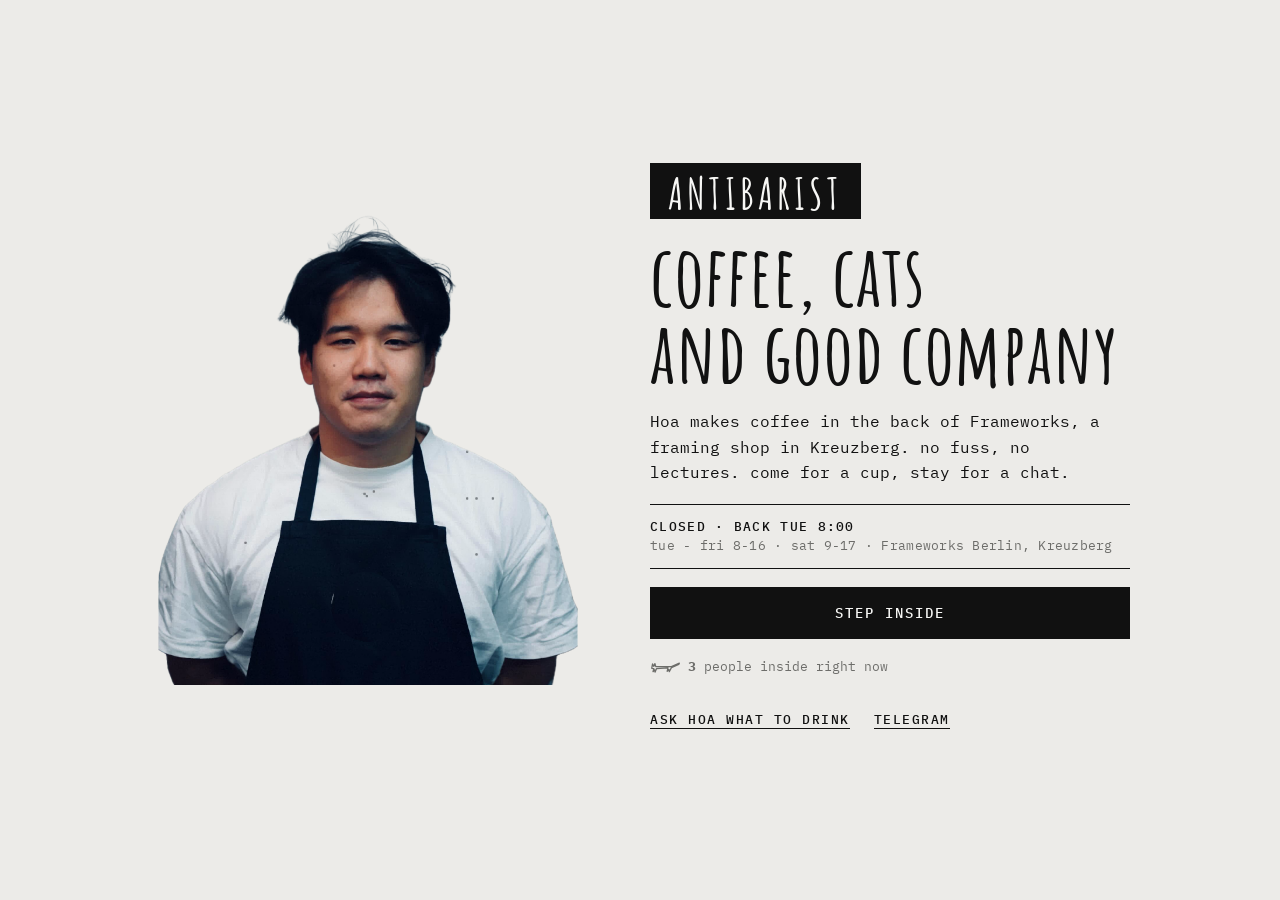
<file: index-v14.html>
<!DOCTYPE html>
<html lang="en">
<head>
<meta charset="utf-8">
<meta name="viewport" content="width=device-width, initial-scale=1, viewport-fit=cover">
<meta name="theme-color" content="#ecebe8">
<title>Antibarist · prototype v14</title>
<link rel="stylesheet" href="frameworks-frames/frames.css">
<script src="frameworks-frames/frames.js" defer></script>
<link rel="preconnect" href="https://fonts.googleapis.com">
<link rel="preconnect" href="https://fonts.gstatic.com" crossorigin>
<link href="https://fonts.googleapis.com/css2?family=Amatic+SC:wght@700&family=IBM+Plex+Mono:wght@400;500&display=swap" rel="stylesheet">
<script>
/* dark mode: follows the phone setting, unless you picked one with the toggle (remembered on this device) */
(function(){var saved=null;try{saved=localStorage.getItem('theme')}catch(e){}
 var mq=matchMedia('(prefers-color-scheme: dark)');
 window.setTheme=function(t,save){document.documentElement.classList.toggle('dark',t==='dark');
  var m=document.querySelector('meta[name=theme-color]');m&&m.setAttribute('content',t==='dark'?'#141413':'#ecebe8');
  if(save){try{localStorage.setItem('theme',t)}catch(e){}saved=t}};
 setTheme(saved||(mq.matches?'dark':'light'));
 mq.addEventListener&&mq.addEventListener('change',function(e){if(!saved)setTheme(e.matches?'dark':'light')});
})();
</script>
<style>
/* black and white interface. the coffees, labels, Hoa and the real Frameworks mouldings (frameworks-frames/) keep their colour */
:root{
  --paper:#ecebe8; --bar:#f7f7f5; --ink:#111; --mute:#6d6d6a; --line:#cfcecb; --soft:#dcdbd7;
  --title:'Amatic SC',cursive; --mono:'IBM Plex Mono',ui-monospace,monospace;
  --top:52px; --dock:52px;
  --sat:env(safe-area-inset-top,0px); --sab:env(safe-area-inset-bottom,0px);
}
*{box-sizing:border-box;margin:0;padding:0;-webkit-tap-highlight-color:transparent}
html,body{height:100%;background:var(--paper);color:var(--ink);font:400 13px/1.55 var(--mono);overflow:hidden;overscroll-behavior:none}
button{font:inherit;color:inherit;background:none;border:0;cursor:pointer;text-align:inherit}
a{color:inherit}
img{display:block;-webkit-user-drag:none;user-select:none}
.k{font:500 10.5px/1.3 var(--mono);text-transform:uppercase;letter-spacing:.12em;color:var(--mute)}

/* top */
.top{position:fixed;inset:0 0 auto 0;height:calc(var(--top) + var(--sat));padding:var(--sat) 14px 0;display:flex;align-items:center;gap:12px;z-index:40;background:var(--bar);border-bottom:1.5px solid var(--ink)}
.logo{background:var(--ink);color:var(--bar);font:700 20px/1 var(--title);letter-spacing:2px;padding:5px 11px 3px;position:relative;flex:none}
.logo i{font-style:normal;font-size:10px;position:absolute;left:3px;top:1px}
.logo i+i{left:auto;top:auto;right:3px;bottom:0;transform:rotate(180deg)}
.status{white-space:nowrap;font-size:11px;line-height:1.25;color:var(--mute);display:flex;align-items:center;gap:7px}
.status .d{width:7px;height:7px;border-radius:50%;background:var(--ink);border:1.5px solid var(--ink);flex:none}
body.closed .status .d{background:transparent}
.status b{font-weight:500;color:var(--ink);display:block}
.sp{flex:1}
.here{font-size:11px;color:var(--mute);display:flex;align-items:center;gap:6px}
.here svg{width:22px;height:11px}
.tune{width:28px;height:28px;display:grid;place-items:center}

/* the map: one big wall you can move around in every direction */
.map{position:fixed;left:0;right:0;top:calc(var(--top) + var(--sat));bottom:calc(var(--dock) + var(--sab));overflow:scroll;scrollbar-width:none;overscroll-behavior:contain;touch-action:pan-x pan-y;cursor:grab}
.map::-webkit-scrollbar{display:none}
.map.dragging{cursor:grabbing}
.map.dragging *{cursor:grabbing!important}
.world{position:relative;user-select:none;-webkit-user-select:none;margin:0 auto}
.it{position:absolute;cursor:pointer;transition:opacity .35s}
.it:focus{outline:none}
.it:focus-visible{outline:1.5px solid var(--ink);outline-offset:6px}
.old{opacity:.5;filter:grayscale(1)}
.old:hover{opacity:.8}
.intro{cursor:default;text-align:center;width:fit-content;margin:0 auto;padding:8px 12px}
.intro p{font-size:12.5px;line-height:1.55}
.info{cursor:pointer}
@media (max-width:899px){.world .cap{font-size:14px}.sn text{font-size:16px}.blabel .bn{font-size:13px}.intro p{font-size:15px}.intro .k{font-size:13px}.live b,.live span#lastMsg{font-size:12.5px}.block p,.hrs div{font-size:14px}.block .k{font-size:12.5px}}
.cap{display:inline-block;background:var(--paper);padding:5px 8px 6px;font:500 12px/1.3 var(--mono);color:var(--ink);margin-top:8px;letter-spacing:.1em;text-transform:uppercase;white-space:nowrap}
.cap b{font-weight:500;display:block}
.cap span{display:block;color:var(--mute);text-transform:none;letter-spacing:.02em;font-weight:400}
.streets{position:absolute;left:0;top:0;pointer-events:none}
.sn text{font:500 14px var(--mono);letter-spacing:3px;fill:var(--ink)}
.blabel{cursor:default}
.blabel .bl{display:inline-block;background:var(--paper);font:700 50px/1 var(--title);letter-spacing:.03em;padding:4px 12px 0;text-transform:uppercase}
.blabel .bn{display:table;background:var(--paper);font:500 12px/1 var(--mono);letter-spacing:.12em;text-transform:uppercase;color:var(--mute);padding:5px 12px 6px}
.blabel.arch .bn{color:#9a9995}
.chip{background:var(--paper);padding:12px 14px}
.br{background:var(--ink);color:var(--bar);position:relative;padding:18px 22px}
.brt{font:700 46px/.9 var(--title);letter-spacing:.04em;text-transform:uppercase}
.br .eyes{top:118px}
.br .live{position:absolute;left:22px;right:22px;bottom:18px;width:auto;margin:0}
.br .live b{color:var(--bar)}
.br .live b i{background:var(--bar)}
.br #lastMsg{color:#a9a8a4}
.spec img{width:100%;mix-blend-mode:multiply}
.h-wall{font:700 42px/.9 var(--title);letter-spacing:.02em;cursor:default;text-align:center}
.q-mid{font:700 40px/1 var(--title);letter-spacing:.02em;text-align:center;cursor:default}
.h-wall .k{display:block;margin-bottom:6px}
.quote-big{font:700 38px/1.02 var(--title);letter-spacing:.02em;cursor:default}
.quote-big .k{display:block;margin-top:10px}

/* the centre: Hoa + the back room */
.hoa img{width:100%}
body.closed .hoa img{opacity:.28}
.hoa .off{display:none}
body.closed .hoa .on{display:none}
body.closed .hoa .off{display:block}
.door{background:var(--ink);height:205px;position:relative}
.door .bk{position:absolute;left:0;right:0;bottom:14px;text-align:center;color:var(--bar);font:700 40px/.85 var(--title);letter-spacing:.04em}
.eyes{position:absolute;left:50%;top:62px;width:56px;height:30px;transform:translateX(-50%);display:flex;justify-content:space-between;align-items:center}
.eyes i{width:13px;height:9px;background:var(--bar);border-radius:50%;animation:blink 5.5s infinite}
@keyframes blink{0%,94%,100%{transform:scaleY(1)}96%{transform:scaleY(.1)}}
.live{margin-top:9px;width:150px}
.live b{display:block;font:500 10px/1.3 var(--mono);letter-spacing:.1em;text-transform:uppercase;white-space:nowrap}
.live b i{display:inline-block;width:6px;height:6px;border-radius:50%;background:var(--ink);margin-right:6px;vertical-align:1px;animation:pulse 2.4s infinite}
@keyframes pulse{50%{opacity:.25}}
.live span#lastMsg{display:block;font:400 10px/1.3 var(--mono);color:var(--mute);display:-webkit-box;-webkit-line-clamp:2;-webkit-box-orient:vertical;overflow:hidden;margin-top:2px}
.poster{background:var(--ink);color:var(--bar);padding:18px 18px 20px}
.poster .k{color:#a9a8a4}
.poster h3{font:700 46px/.88 var(--title);letter-spacing:.02em;margin:10px 0 12px}
.poster p{font-size:11px;line-height:1.5}
.block .t{font:700 30px/1 var(--title);letter-spacing:.02em;margin:6px 0 8px}
.block p{font-size:11.5px;line-height:1.55}
.block .u{display:inline-block;border-bottom:1px solid var(--ink);font:500 10.5px/1 var(--mono);letter-spacing:.12em;text-transform:uppercase;padding:12px 0 3px}
.hrs div{display:flex;justify-content:space-between;border-bottom:1px solid var(--line);padding:5px 0;font-size:11.5px}
.idx .row{display:flex;gap:10px;align-items:baseline;padding:5px 0;border-bottom:1px solid var(--line);font-size:11.5px;width:100%}
.idx .row i{font-style:normal;color:var(--mute);width:20px;flex:none}
.idx .row span{flex:1}
.idx .row em{font-style:normal;color:var(--mute);font-size:10px}

/* visitor cats walk anywhere on the map */
.cat{position:absolute;width:58px;transform:translate(-50%,-100%);cursor:pointer;z-index:30}
.cat svg{width:100%;height:auto;overflow:visible;display:block}
.cat svg path{fill:none;stroke:var(--ink);stroke-width:4;stroke-linecap:round;stroke-linejoin:round}
.cat.you svg path{stroke-width:6.5}
.cat .flip{transform-box:fill-box;transform-origin:center}
.cat.right .flip{transform:scaleX(-1)}
.cat .lb,.cat .ls{display:none}
.cat.walk .la{animation:la .38s steps(1) infinite}
.cat.walk .lb{display:inline;animation:lb .38s steps(1) infinite}
@keyframes la{50%{opacity:0}}
@keyframes lb{0%{opacity:0}50%{opacity:1}}
.cat.sit .la{display:none}.cat.sit .ls{display:inline}
.cat .tail{transform-box:view-box;transform-origin:100px 31px;animation:tail 2.4s ease-in-out infinite}
@keyframes tail{50%{transform:rotate(-8deg)}}
.cat .nm{position:absolute;left:50%;top:100%;transform:translateX(-50%);font:500 10px/1 var(--mono);color:var(--ink);white-space:nowrap;letter-spacing:.04em;margin-top:2px;padding:2px 3px}
.cat.you .nm{background:var(--ink);color:var(--bar)}

.pop{position:absolute;z-index:50;background:var(--bar);border:1.5px solid var(--ink);padding:14px 16px 16px;width:250px;transform:translate(-50%,-100%);cursor:default}
.pop .t{font:700 28px/1 var(--title)}
.pop p{font-size:12px;line-height:1.45;color:var(--mute);margin:4px 0 12px}
.pop .k{margin-bottom:4px}
.pacts{display:flex;align-items:center;gap:16px}
.plink{font:500 11px/1 var(--mono);text-transform:uppercase;letter-spacing:.1em;border-bottom:1px solid var(--ink);padding-bottom:3px}
.pop input{font:400 14px var(--mono);border:0;border-bottom:1px solid var(--ink);width:100%;padding:6px 0;margin-bottom:12px;background:transparent;outline:0;color:var(--ink);user-select:text}
.pop .act{font:500 11px/1 var(--mono);text-transform:uppercase;letter-spacing:.1em;background:var(--ink);color:var(--bar);padding:10px 14px}

/* dock: region tabs + ask hoa, one row */
.dock{position:fixed;left:0;right:0;bottom:0;height:calc(var(--dock) + var(--sab));padding-bottom:var(--sab);z-index:40;background:var(--bar);border-top:1.5px solid var(--ink);display:flex}
.regions{flex:1;min-width:0;display:flex;gap:18px;overflow-x:auto;scrollbar-width:none;padding:0 14px;align-items:center}
.regions::-webkit-scrollbar{display:none}
.rg{flex:none;font:500 10.5px/1 var(--mono);text-transform:uppercase;letter-spacing:.12em;color:var(--mute);padding:5px 0;border-bottom:1.5px solid transparent}
.rg.on{color:var(--ink);border-color:var(--ink)}
.rg sup{font-size:9px;margin-left:2px}
.btn-ask{flex:none;background:var(--ink);color:var(--bar);font:700 25px/1 var(--title);letter-spacing:.06em;padding:3px 20px 0}

/* sheet */
.scrim{position:fixed;inset:0;background:rgba(0,0,0,.16);opacity:0;pointer-events:none;transition:opacity .3s;z-index:55}
.scrim.on{opacity:1;pointer-events:auto}
.sheet{position:fixed;left:0;right:0;bottom:0;height:88dvh;background:var(--bar);z-index:60;border-top:1.5px solid var(--ink);transform:translateY(102%);transition:transform .4s cubic-bezier(.3,.9,.3,1);display:flex;flex-direction:column}
.sheet.open{transform:none}
.sheet.short{height:auto;max-height:88dvh}
.grab{flex:none;height:22px;display:flex;justify-content:center;align-items:center;touch-action:none;cursor:grab}
.grab i{width:34px;height:3px;background:var(--line);border-radius:2px}
.shead{flex:none;display:flex;align-items:flex-start;padding:2px 18px 14px;gap:12px}
.shead .t{flex:1;min-width:0}
.shead h2{font:700 44px/.95 var(--title);letter-spacing:.02em;margin-top:6px}
.shead .sub{color:var(--mute);margin-top:4px;font-size:12px}
.x{font:500 10.5px var(--mono);text-transform:uppercase;letter-spacing:.12em;color:var(--mute);padding:6px 0 6px 10px}
.sbody{flex:1;overflow-y:auto;padding:0 18px calc(28px + var(--sab))}
.sbody p{margin-bottom:12px}
.rule{height:1px;background:var(--line);margin:18px 0}
.labelimg{margin:0 0 18px;background:var(--soft);padding:22px}
.labelimg img{width:72%;margin:0 auto;mix-blend-mode:multiply}
.rows div{display:flex;justify-content:space-between;gap:14px;padding:9px 0;border-bottom:1px solid var(--line)}
.rows dt{font:500 10.5px var(--mono);text-transform:uppercase;letter-spacing:.12em;color:var(--mute);padding-top:2px}
.rows dd{text-align:right}
.tbc{border-bottom:1px dashed var(--ink)}
.char{font:700 30px/1.1 var(--title);letter-spacing:.03em;margin:4px 0 16px}
.quote{font:700 26px/1.15 var(--title);letter-spacing:.02em;margin:6px 0 16px}
.quote+.k{margin-top:-8px}
.recipe{display:grid;grid-template-columns:repeat(4,1fr);margin:8px 0 6px;border-top:1px solid var(--line);border-bottom:1px solid var(--line)}
.recipe div{padding:10px 0 9px;font:500 9.5px var(--mono);text-transform:uppercase;letter-spacing:.1em;color:var(--mute);text-align:center}
.recipe div+div{border-left:1px solid var(--line)}
.recipe b{display:block;font:700 30px/1.05 var(--title);color:var(--ink);letter-spacing:0}
.note-ph{font-size:10.5px;color:var(--mute);margin:8px 0 20px}
.primary{display:block;width:100%;background:var(--ink);color:var(--bar);font:500 11.5px/1 var(--mono);text-transform:uppercase;letter-spacing:.14em;padding:16px;text-align:center;text-decoration:none}
.link{display:inline-block;font:500 11px/1 var(--mono);text-transform:uppercase;letter-spacing:.12em;border-bottom:1px solid currentColor;padding:14px 0 3px;margin-top:4px;text-decoration:none}
.acts{display:flex;flex-direction:column;align-items:flex-start;gap:4px}
.acts .primary{margin-bottom:6px}

/* crate */
.filters{display:flex;gap:16px;margin:0 0 16px;overflow-x:auto;scrollbar-width:none}
.crate{display:grid;grid-template-columns:1fr 1fr;gap:22px 14px}
.card .im{aspect-ratio:1;background:var(--soft) center/cover;margin-bottom:8px;box-shadow:inset 0 0 0 12px var(--soft),0 0 0 1.5px var(--ink)}
.card b{display:block;font:700 22px/1 var(--title);letter-spacing:.02em}
.card span{font-size:10.5px;color:var(--mute)}

/* events */
.ev{padding:4px 0 18px;border-bottom:1px solid var(--line);margin-bottom:18px}
.ev h4{font:700 32px/.95 var(--title);margin:8px 0 8px;letter-spacing:.02em}
.hours{width:100%;border-collapse:collapse;margin-bottom:14px}
.hours td{padding:8px 0;border-bottom:1px solid var(--line)}
.hours td:last-child{text-align:right}
.hours tr.today td{font-weight:500;text-decoration:underline}

/* chat */
.topics{flex:none;display:flex;gap:16px;overflow-x:auto;padding:0 18px;border-bottom:1px solid var(--line);scrollbar-width:none}
.topics::-webkit-scrollbar{display:none}
.topic{flex:none;font:500 10.5px/1 var(--mono);text-transform:uppercase;letter-spacing:.12em;color:var(--mute);padding:4px 0 10px;border-bottom:1px solid transparent;margin-bottom:-1px;white-space:nowrap}
.topic.on{color:var(--ink);border-color:var(--ink)}
.chat{flex:1;overflow-y:auto;padding:16px 18px;display:flex;flex-direction:column;gap:16px}
.m{max-width:86%}
.m .who{font:500 10px var(--mono);text-transform:uppercase;letter-spacing:.12em;color:var(--mute);margin-bottom:2px}
.m.h{padding-left:10px;border-left:2px solid var(--ink)}
.m.h .who{color:var(--ink)}
.m.me{align-self:flex-end;text-align:right}
.m.me .who{color:var(--ink)}
.sys{font-size:10.5px;color:var(--mute);border-bottom:1px solid var(--line);padding-bottom:12px}
.typing{font-size:11px;color:var(--mute)}
.compose{flex:none;display:flex;gap:12px;padding:10px 18px calc(12px + var(--sab));border-top:1px solid var(--line);align-items:center}
.compose input{flex:1;min-width:0;border:0;background:transparent;font:400 14px var(--mono);outline:0;padding:10px 0;color:var(--ink)}
.compose button{font:500 11px var(--mono);text-transform:uppercase;letter-spacing:.12em}
.locked{padding:40px 0;text-align:center}
.locked .quote{margin-bottom:8px}

/* ask hoa */
.hoa-head{display:flex;align-items:center;gap:12px;margin-bottom:16px}
.hoa-head img{width:54px;height:54px;object-fit:cover;object-position:50% 8%;border-radius:50%;background:var(--soft);border:1.5px solid var(--ink)}
.prog{display:flex;gap:4px;margin-bottom:18px}
.prog i{flex:1;height:2px;background:var(--line)}.prog i.on{background:var(--ink)}
.say{font:700 36px/1.02 var(--title);letter-spacing:.02em;margin-bottom:18px}
.opts button{display:flex;justify-content:space-between;align-items:center;width:100%;padding:15px 0;border-bottom:1px solid var(--line);font-size:13.5px}
.opts button:first-child{border-top:1px solid var(--line)}
.opts button::after{content:"→";color:var(--mute)}
.opts button:active{background:var(--soft)}
.pick{display:flex;gap:14px;align-items:center;padding:12px 0;border-bottom:1px solid var(--line);width:100%}
.pick .im{width:64px;height:64px;flex:none;background:var(--soft) center/cover;box-shadow:inset 0 0 0 6px var(--soft),0 0 0 1.5px var(--ink)}
.pick b{font:700 24px/1 var(--title);display:block;letter-spacing:.02em}
.pick span{font-size:11px;color:var(--mute)}

/* toast, demo */
.toast{position:fixed;left:14px;right:14px;top:calc(var(--top) + var(--sat) + 8px);z-index:90;background:var(--ink);color:var(--bar);font-size:11.5px;padding:10px 14px;opacity:0;transform:translateY(-6px);transition:.25s;pointer-events:none;text-align:center}
.toast.on{opacity:1;transform:none}
.demo{position:fixed;right:10px;top:calc(var(--top) + var(--sat) + 4px);z-index:45;background:var(--bar);border:1.5px solid var(--ink);padding:10px 14px;display:none;flex-direction:column;width:240px}
.demo.on{display:flex}
.demo button{padding:9px 0;border-bottom:1px solid var(--line);font-size:12px}
.demo button:last-child{border:0}

/* ===== v10 redesign: bars as cells, popups as caption cards, sheets with one pinned action ===== */
/* top bar: logo + status left, square icon cells on the right split by lines */
.top{padding-right:0;align-items:stretch}
.top .logo,.top .status{align-self:center}
.cell{display:flex;align-items:center;justify-content:center;gap:6px;min-width:46px;padding:0 12px;border-left:1.5px solid var(--ink)}
.cell:active{background:var(--soft)}
.here{font:500 12px/1 var(--mono);color:var(--ink)}
/* bottom bar: equal tab cells, active one gets a thick top line, ask hoa with his face */
.dock .regions{gap:0;padding:0;overflow:hidden;align-items:stretch}
.dock .rg{flex:1 1 0;min-width:0;text-align:center;padding:0 2px;border:0;border-right:1px solid var(--line);font-size:10px;letter-spacing:.08em;white-space:nowrap}
.dock .rg.on{box-shadow:inset 0 3px 0 var(--ink)}
.btn-ask{display:flex;align-items:center;gap:9px;padding:0 16px 0 10px}
.btn-ask img{width:32px;height:32px;border-radius:50%;object-fit:cover;object-position:50% 6%;background:var(--soft)}
/* popups: a card with the info on top and a row of actions at the bottom, pinned to the thing with a small arrow */
.pop{padding:0;width:232px;transform:translate(-50%,-100%)}
.pop::after{content:"";position:absolute;left:var(--ax,50%);top:100%;margin-left:-7px;border:7px solid transparent;border-top-color:var(--ink)}
.pb{padding:12px 14px 13px}
.pop .t{font:700 30px/1 var(--title)}
.pop p{margin:3px 0 0}
.pop input{margin:10px 0 0}
.pa{display:flex;border-top:1.5px solid var(--ink)}
.pa button{flex:1;padding:13px 8px;text-align:center;font:500 11px/1 var(--mono);text-transform:uppercase;letter-spacing:.1em;border:0}
.pa .act{background:var(--ink);color:var(--bar);padding:13px 8px}
/* sheets: the content scrolls, the one action stays pinned at the bottom */
.shead{border-bottom:1px solid var(--line);padding-bottom:12px;margin-bottom:16px}
.sfoot{flex:none;display:flex;align-items:center;gap:18px;padding:12px 18px calc(12px + var(--sab));border-top:1.5px solid var(--ink);background:var(--bar)}
.sfoot .primary{flex:1;width:auto}
.sfoot .link{margin:0;padding:0 0 3px;flex:none}
.sbody{padding-bottom:20px}
.specs{display:grid;grid-template-columns:1fr 1fr;border-top:1px solid var(--line);border-bottom:1px solid var(--line);margin:18px 0}
.specs div{padding:10px 0;font-size:13px}
.specs div+div{border-left:1px solid var(--line);padding-left:14px}
.specs .k{display:block;margin-bottom:3px}
.hero{background:var(--soft);margin:0 0 16px;display:flex;justify-content:center;padding-top:14px}
.hero img{width:56%;max-width:220px}
.days{display:grid;grid-template-columns:repeat(3,1fr);border:1.5px solid var(--ink);margin-top:6px}
.days button{text-align:center;padding:16px 4px;font-size:13px}
.days button+button{border-left:1.5px solid var(--ink)}
.days button.on{background:var(--ink);color:var(--bar)}
.field{display:block;width:100%;font:400 16px var(--mono);border:0;border-bottom:1.5px solid var(--ink);background:transparent;padding:10px 0;margin:4px 0 22px;outline:0;color:var(--ink)}
.evp{background:var(--ink);color:var(--bar);padding:18px 18px 20px;margin-bottom:16px}
.evp .k{color:#a9a8a4}
.evp h4{font:700 44px/.9 var(--title);letter-spacing:.02em;margin:10px 0 8px}
.evp p{font-size:12px;margin:0}
.row1{display:flex;justify-content:space-between;align-items:baseline;padding:12px 0;border-bottom:1px solid var(--line);margin-bottom:22px}
.row1 b{font:700 26px/1 var(--title);letter-spacing:.02em}
.row1 span{font-size:11px;color:var(--mute)}

@media (min-width:900px){
  .sheet{left:auto;right:0;top:calc(var(--top) + var(--sat));bottom:0;width:420px;height:auto;max-height:none;border-top:0;border-left:1.5px solid var(--ink);transform:translateX(102%)}
  .sheet.open{transform:none}
  .grab{display:none}
  .shead{padding-top:20px}
  .scrim{background:transparent}
  .toast{left:50%;right:auto;transform:translate(-50%,-6px);width:420px}
  .toast.on{transform:translate(-50%,0)}
}
@media (prefers-reduced-motion:reduce){*{animation:none!important;transition:none!important}}
@media (max-width:899px){.live{width:160px}.live b,.live span#lastMsg{font-size:12.5px}}

/* landing: a plain, readable front page before you step into the map */
.cover{position:fixed;inset:0;z-index:80;background:var(--paper);overflow-y:auto;transition:transform .6s cubic-bezier(.6,0,.3,1),opacity .6s;padding:calc(20px + var(--sat)) 24px calc(28px + var(--sab))}
.cover.gone{transform:translateY(-100%);opacity:0;pointer-events:none}
.cv{max-width:980px;margin:0 auto;display:grid;gap:18px}
.cv-logo{justify-self:start;background:var(--ink);color:var(--bar);font:700 36px/1 var(--title);letter-spacing:4px;padding:8px 18px 4px}
.cv h1{font:700 52px/.92 var(--title);letter-spacing:.01em}
.cv-hoa{width:min(52vw,240px);justify-self:center}
.cv p{font-size:16px;line-height:1.6}
.cv-st{font:500 13px/1.5 var(--mono);text-transform:uppercase;letter-spacing:.1em;border-top:1.5px solid var(--ink);border-bottom:1.5px solid var(--ink);padding:12px 0}
.cv-st span{display:block;color:var(--mute);text-transform:none;letter-spacing:.02em;font-weight:400}
.cv .primary{font-size:14px;padding:19px}
.cv-links{display:flex;gap:24px;flex-wrap:wrap}
.cv-links .link{font-size:12.5px}
.cv-here{display:flex;align-items:center;gap:8px;font-size:13px;color:var(--mute)}
.cv-here svg{width:30px;height:14px}
@media (min-width:900px){
  .cv-logo{font-size:44px}
  .cover{display:grid;place-items:center}
  .cv{grid-template-columns:1fr 1.1fr;column-gap:64px;align-items:center}
  .cv-hoa{grid-row:1 / span 7;grid-column:1;width:100%;max-width:420px}
  .cv>*:not(.cv-hoa){grid-column:2}
  .cv h1{font-size:84px}
}

/* the archive spiral */
:root{--live:#e8412c}
.lines{position:absolute;left:0;top:0;pointer-events:none;overflow:visible}
.sp{fill:none;stroke:#b9b8b3;stroke-width:1}
.tk{fill:var(--ink)}
.ln{stroke:#a3a29d;stroke-width:.8;transition:opacity .3s}
.ln.dash{stroke-dasharray:3 4}
.msgl{stroke:var(--ink);stroke-dasharray:2 3}
.world.filtering .ln{opacity:.2}
.cd{fill:var(--paper);stroke:#a3a29d;stroke-width:1.2}.cd.on{fill:var(--ink);stroke:var(--ink)}
.tick{cursor:default}.tick span{display:inline-block;background:var(--ink);color:var(--bar);font:500 10px/1 var(--mono);text-transform:uppercase;letter-spacing:.12em;padding:4px 6px;white-space:nowrap}
.tile img{width:100%;display:block}
.tile .tc,.hoa2 .tc{font:400 10px/1.2 var(--mono);margin-top:5px;white-space:nowrap;color:var(--mute)}
.tc b{font-weight:500;color:var(--ink)}
.cn{white-space:nowrap;font:500 12px/1 var(--mono);text-transform:uppercase;letter-spacing:.1em;color:#9d9c97;cursor:pointer}
.cn.on{color:var(--ink)}.cn.left{transform:translateX(-100%)}
.cn-c{margin-left:6px;background:var(--ink);color:var(--bar);padding:2px 5px}
.br2{background:var(--ink);color:var(--bar);height:150px;position:relative;padding:14px 16px}
.br2 .brt{font:700 34px/.9 var(--title);letter-spacing:.04em;text-transform:uppercase}
.br2 .eyes{top:66px}
.lv{position:absolute;left:16px;bottom:12px;font:500 10px/1 var(--mono);letter-spacing:.12em;text-transform:uppercase}
.lv i{display:inline-block;width:7px;height:7px;border-radius:50%;background:var(--live);margin-right:6px;vertical-align:0;animation:pulse 2.4s infinite}
.hoa2 img{width:100%}
.hoa2 .off{display:none}body.closed .hoa2 .on{display:none}body.closed .hoa2 .off{display:inline}body.closed .hoa2 img{opacity:.3}
.inode{text-align:center;font:400 11px/1.4 var(--mono);cursor:pointer}
.inode b{display:block;font:700 24px/1 var(--title);letter-spacing:.02em;margin:4px 0}
.inode span{color:var(--mute);border-bottom:1px solid currentColor}
.msg{font:400 11px/1.35 var(--mono);color:var(--mute);background:var(--paper);padding:3px 5px;cursor:default}
.msg b{font-weight:500;color:var(--ink)}
@media (max-width:899px){.tile .tc,.hoa2 .tc{font-size:12.5px}.cn{font-size:15px}.msg{font-size:13px}.inode{font-size:13px}.inode b{font-size:28px}.tick span{font-size:12px}.lv{font-size:12px}}

/* highlight + reading key + zoom */
.ln{opacity:.35}
.world.filtering .ln{opacity:.07}
.world.filtering .it[data-hl]:not(.hl){opacity:.14}
.ln.hl{opacity:1!important;stroke:var(--ink);stroke-width:1.4}
.cd.hl{fill:var(--ink);stroke:var(--ink)}
.cn.hl{color:var(--ink)}.cn.hl .cn-n{border-bottom:1.5px solid var(--ink)}
.tile.hl img{outline:1.5px solid var(--ink);outline-offset:4px}
.tick{cursor:pointer}
.tools{position:fixed;left:12px;bottom:calc(var(--dock) + var(--sab) + 12px);z-index:42;display:flex;flex-direction:column;align-items:flex-start;gap:8px;pointer-events:none}
.tools>*{pointer-events:auto}
.tbar{display:flex;border:1.5px solid var(--ink);background:var(--bar)}
.tbar button{font:500 11px/1 var(--mono);text-transform:uppercase;letter-spacing:.1em;padding:10px 12px}
.tbar button+button{border-left:1.5px solid var(--ink);min-width:40px;text-align:center;font-size:16px;padding:7px 10px}
.legend{display:none;width:270px;background:var(--bar);border:1.5px solid var(--ink);padding:14px 16px;font-size:12px;line-height:1.45}
.legend.on{display:block}
.legend div{display:flex;gap:10px;align-items:flex-start;margin-bottom:6px}
.legend i{flex:none;width:18px;height:12px;margin-top:3px}
.lg-now{background:var(--ink)}
.lg-sp{border-top:1px solid #9d9c97;border-radius:50% 50% 0 0}
.lg-ln{background:linear-gradient(var(--ink),var(--ink)) center/100% 1px no-repeat}
.lg-live{width:8px!important;height:8px!important;border-radius:50%;background:var(--live);margin:5px 5px 0}

/* ===== dark mode: the interface flips, the coffees, labels, Hoa and the frame mouldings keep their real colour ===== */
html.dark{--paper:#141413;--bar:#1c1c1b;--ink:#ecebe8;--mute:#8f8e8a;--line:#353533;--soft:#262624;color-scheme:dark}
html.dark .poster .k,html.dark .evp .k,html.dark .br #lastMsg{color:#6d6d6a}
html.dark .blabel.arch .bn{color:#5f5e5b}
html.dark .sp{stroke:#3d3d3a}
html.dark .ln,html.dark .cd{stroke:#5a5a56}
html.dark .cn,html.dark .lg-sp{color:#6f6e6a;border-color:#6f6e6a}
html.dark .scrim{background:rgba(0,0,0,.5)}
html.dark .labelimg img,html.dark .spec img{mix-blend-mode:normal}
html.dark .old{opacity:.35}
.theme svg{display:block}
html.dark .br,html.dark .br2,html.dark .poster,html.dark .evp{background:#000;color:#ecebe8;box-shadow:0 0 0 1.5px #3a3a37}
html.dark .br .eyes i,html.dark .br2 .eyes i{background:#ecebe8}
html.dark .legend i.lg-now{background:#000;box-shadow:0 0 0 1.5px #3a3a37}
.tbar .theme{display:grid;place-items:center}
@media (max-width:420px){.top{gap:8px;padding-left:10px}.cell{min-width:36px;padding:0 8px}.here{gap:4px}.status{font-size:10.5px}}

/* v13 fixes */
.ln{opacity:0}
.world.far .ln{opacity:.3}
.world.filtering .ln{opacity:0}
.tick.left{transform:translateX(-100%)}
.tile .tc span{display:block;color:var(--mute)}
.old .tc{color:var(--mute)}
.old img{filter:grayscale(1)}
.world .old{opacity:.55;filter:none}
.br2{height:200px}
.brm{position:absolute;left:16px;right:16px;top:96px;font:400 10.5px/1.4 var(--mono);color:#b9b8b3}
.brm div{white-space:nowrap;overflow:hidden;text-overflow:ellipsis}
.brm b{color:#f7f7f5;font-weight:500} /* the back room is always black, in both themes */
.br2 .eyes{top:52px;left:auto;right:16px;transform:none}
body.closed .hoa2 img{opacity:1}
.hoa2 .off{background:var(--ink);color:var(--bar);padding:2px 5px}
.cat:not(.you):not(.talk) .nm{display:none}
.legend{position:fixed;left:12px;bottom:calc(var(--dock) + var(--sab) + 12px);z-index:42;box-shadow:none}
.qbtn{flex:0 0 52px!important;font-size:14px!important}
@media (max-width:899px){.brm{font-size:12px}.tile .tc{font-size:13px}}

/* zoom + theme bar, floating bottom right of the map (phone and desktop) */
.zbar{position:fixed;right:12px;bottom:calc(var(--dock) + var(--sab) + 12px);z-index:42;display:flex;flex-direction:column;background:var(--bar);border:1.5px solid var(--ink)}
.zbar button{width:44px;height:44px;display:grid;place-items:center;font:400 20px/1 var(--mono);color:var(--ink)}
.zbar button+button{border-top:1.5px solid var(--ink)}
.zbar svg{display:block}

/* how to read, v2: each line has a small drawing of the real thing */
.legend{width:auto;max-width:330px;right:68px;padding:16px 16px 14px;font-size:12.5px;line-height:1.45}
.legend .lg-t{display:block;font:700 26px/1 var(--title);letter-spacing:.03em;margin:0 0 12px}
.legend .lg-r{display:grid;grid-template-columns:44px 1fr;gap:12px;align-items:center;margin:0;padding:9px 0;border-top:1px solid var(--line)}
.legend .lg-r p{margin:0;color:var(--mute)}.legend .lg-r p b{color:var(--ink);font-weight:500}
.legend .lg-r i{width:44px;height:auto;margin:0;display:grid;place-items:center;font-style:normal}
.legend i.lg-now{height:30px;background:#111;position:relative}
.legend i.lg-now b{position:absolute;right:5px;top:5px;width:6px;height:6px;border-radius:50%;background:var(--live)}
.legend i.lg-tile{font:500 8.5px/1 var(--mono);color:var(--mute);gap:3px}
.legend i.lg-tile span{width:26px;height:26px;background:var(--soft);outline:1.5px solid var(--ink);outline-offset:-1.5px}
.legend i.lg-spi svg{width:34px;height:34px;color:var(--ink)}
.legend i.lg-cn{font:500 10px/1 var(--mono);text-transform:uppercase;letter-spacing:.1em;color:var(--ink);border-bottom:1.5px solid var(--ink);justify-self:center;width:auto}
.legend i.lg-cat svg{width:40px;color:var(--ink)}
.legend .lg-f{display:block;margin:0;padding-top:10px;border-top:1px solid var(--line);font-size:11px;color:var(--mute)}
.legend .lg-f b{color:var(--ink);font-weight:500}
@media (min-width:900px){.legend{right:auto;width:330px}}

/* notes on a coffee */
.notes{margin-top:24px;border-top:1.5px solid var(--ink);padding-top:14px}
.note{padding:11px 0;border-bottom:1px solid var(--line)}
.note b{font-weight:500}.note span{color:var(--mute);font-size:11px}
.note p{margin:3px 0 0!important}
.note-empty{color:var(--mute);margin:10px 0 0!important}
.noteform{display:flex;gap:12px;align-items:center;border-bottom:1.5px solid var(--ink);margin:14px 0 6px}
.noteform input{flex:1;min-width:0;border:0;background:transparent;font:400 15px var(--mono);color:var(--ink);outline:0;padding:12px 0}
.noteform button{font:500 11px var(--mono);text-transform:uppercase;letter-spacing:.12em}

/* v14: back room picture, poster, bundled lines */
.ln{opacity:.45;fill:none}
.world.filtering .ln{opacity:.06}
.world .ln.hl{opacity:1!important;stroke-width:1.6}
.brimg{position:relative;line-height:0}
.brimg img{width:100%;display:block}
.eyes2{position:absolute;left:39.5%;top:73%;width:7%;height:3%;display:flex;justify-content:space-between;align-items:center}
.eyes2 i{width:38%;height:70%;background:#f4f1df;border-radius:50%;animation:blink 5.5s infinite;box-shadow:0 0 3px rgba(255,255,220,.5)}
.brcap{margin-top:10px}
.brcap .lv{position:static;color:var(--ink)}
.brcap .brm{position:static;color:var(--mute);margin-top:6px;font-size:11px}
.brcap .brm b{color:var(--ink)}
.poster2 img{width:100%;display:block;box-shadow:0 1px 0 var(--line)}
.poster2 .tc,.hoa2 .tc{margin-top:8px}
@media (max-width:899px){.brcap .brm{font-size:13px}.brcap .lv{font-size:12px}}
</style>
</head>
<body>

<section class="cover" id="cover" aria-label="welcome">
  <div class="cv">
    <div class="cv-logo">ANTIBARIST</div>
    <img class="cv-hoa" src="img/hoa-cut.png" alt="Hoa">
    <h1>coffee, cats<br>and good company</h1>
    <p>Hoa makes coffee in the back of Frameworks, a framing shop in Kreuzberg. no fuss, no lectures. come for a cup, stay for a chat.</p>
    <div class="cv-st" id="cvSt"></div>
    <button class="primary" id="enterBtn">step inside</button>
    <div class="cv-here"><svg viewBox="0 0 140 60"><path d="M8 36 L12 16 L18 27 L23 14 L27 28 L100 28 M100 28 L137 12 L134 18 L100 33 M8 36 L18 38 L14 52 L22 44 L24 54 L30 38 L84 34 L80 50 L88 42 L90 52 L100 33" fill="none" stroke="currentColor" stroke-width="6" stroke-linecap="round" stroke-linejoin="round"/></svg><span><b id="cvHere">0</b> people inside right now</span></div>
    <div class="cv-links"><button class="link" id="cvAsk">ask hoa what to drink</button><a class="link" href="https://t.me/antibarist" target="_blank" rel="noopener">telegram</a></div>
  </div>
</section>

<header class="top">
  <div class="logo"><i>A</i>ANTIBARIST<i>A</i></div>
  <div class="status"><span class="d"></span><div id="statusTxt"></div></div>
  <div class="sp"></div>
  <button class="cell here" id="hereBtn" aria-label="people here now"><svg viewBox="0 0 140 60"><path d="M8 36 L12 16 L18 27 L23 14 L27 28 L100 28 M100 28 L137 12 L134 18 L100 33 M8 36 L18 38 L14 52 L22 44 L24 54 L30 38 L84 34 L80 50 L88 42 L90 52 L100 33" fill="none" stroke="currentColor" stroke-width="6" stroke-linecap="round" stroke-linejoin="round"/></svg><span id="hereN">0</span></button>
  <button class="cell" id="homeBtn" aria-label="back to the counter"><svg width="18" height="18" viewBox="0 0 20 20" fill="none" stroke="currentColor" stroke-width="1.5"><circle cx="10" cy="10" r="5.5"/><path d="M10 1v5M10 14v5M1 10h5M14 10h5"/></svg></button>
  <button class="cell" id="demoBtn" aria-label="demo controls"><svg width="18" height="18" viewBox="0 0 20 20" fill="none" stroke="currentColor" stroke-width="1.5" stroke-linecap="round"><path d="M3 6h14M3 14h14"/><circle cx="7" cy="6" r="2" style="fill:var(--bar)"/><circle cx="13" cy="14" r="2" style="fill:var(--bar)"/></svg></button>
</header>

<div class="demo" id="demo">
  <span class="k" style="margin-bottom:4px">demo controls</span>
  <button data-d="in">someone opens the site</button>
  <button data-d="out">someone leaves</button>
  <button data-d="msg">fake Telegram message</button>
  <button data-d="open">switch open / closed</button>
</div>

<main class="map" id="map">
  <div class="world" id="world"></div>
</main>

<div class="zbar" id="zbar">
  <button id="zIn" aria-label="zoom in">+</button>
  <button id="zOut" aria-label="zoom out">−</button>
  <button id="themeBtn" aria-label="light or dark"><svg width="16" height="16" viewBox="0 0 20 20"><circle cx="10" cy="10" r="8" fill="none" stroke="currentColor" stroke-width="1.5"/><path d="M10 2a8 8 0 0 1 0 16z" fill="currentColor"/></svg></button>
</div>

<div class="legend" id="legend" role="dialog" aria-label="how to read">
  <div class="lg-t">how to read the wall</div>
  <div class="lg-r"><i class="lg-tile"><span></span>AB-001</i><p><b>the first ring</b> = this week's coffees. tap one to read the label and the notes</p></div>
  <div class="lg-r"><i class="lg-spi"><svg viewBox="0 0 40 40"><path d="M20 20c0-3 4-3 4 0s-4 6-8 2-2-10 4-10 10 4 10 10-6 12-14 12" fill="none" stroke="currentColor" stroke-width="1.5"/></svg></i><p><b>follow the spiral out</b> to go back in time. grey ones are sold out</p></div>
  <div class="lg-r"><i class="lg-cn">peru</i><p><b>lines</b> run from each coffee round the outside to its country. tap a coffee or a country to follow one</p></div>
  <div class="lg-r"><i class="lg-cat"><svg viewBox="0 0 140 60"><path d="M8 36 L12 16 L18 27 L23 14 L27 28 L100 28 M100 28 L137 12 L134 18 L100 33 M8 36 L18 38 L14 52 L22 44 L24 54 L30 38 L84 34 L80 50 L88 42 L90 52 L100 33" fill="none" stroke="currentColor" stroke-width="7" stroke-linecap="round" stroke-linejoin="round"/></svg></i><p><b>every cat is a person</b> on the site now. yours wears the black name tag</p></div>
  <div class="lg-f">drag to move · pinch or <b>+ −</b> to zoom · <b>◐</b> light / dark<br>tap anywhere to close. <b>?</b> brings this back</div>
</div>
<nav class="dock">
  <div class="regions" id="regions"></div>
  <button class="rg qbtn" id="legendBtn" aria-label="how to read">?</button>
  <button class="btn-ask" id="askBtn"><img src="img/hoa-cut.png" alt=""><span>ask hoa</span></button>
</nav>

<div class="scrim" id="scrim"></div>
<aside class="sheet" id="sheet" aria-hidden="true">
  <div class="grab" id="grab"><i></i></div>
  <div class="shead"><div class="t" id="shead"></div><button class="x" id="sclose">close</button></div>
  <div id="sslot" style="flex:1;min-height:0;display:flex;flex-direction:column"></div>
</aside>
<div class="toast" id="toast"></div>

<script>
const $=id=>document.getElementById(id);
const map=$('map'),world=$('world'),sheet=$('sheet'),sslot=$('sslot');
const esc=s=>String(s).replace(/[&<>"]/g,c=>({'&':'&amp;','<':'&lt;','>':'&gt;','"':'&quot;'}[c]));
const pick=a=>a[Math.floor(Math.random()*a.length)];

/* ================= DATA ================= */
// labels Hoa sent. origin:null = still to confirm. short = name in the caption
const COFFEES={
  granja:{short:'granja',farm:'Granja Paraíso 92',producer:'Wilton Benitez',variety:'Orange Bourbon',process:'Fermentation washed',character:['silky','velvety','sirupy'],roaster:'liquid dream.',origin:'Colombia',region:'colombia'},
  nogales:{short:'los nogales',farm:'Los Nogales',producer:'Oscar Hernández',variety:'Bourbon Pimienta',process:'Anaerobic washed',character:['sparkling','juicy','complex'],roaster:'liquid dream.',origin:'Colombia',region:'colombia'},
  latorre:{short:'la torre',farm:'La Torre',producer:'Marleny Imbachi',variety:'Gesha',process:'Washed',character:['juicy','delicate','floral'],roaster:'liquid dream.',origin:null,region:'colombia'},
  girasol:{short:'girasol',farm:'El Girasol',producer:'Nicolas Medina',variety:'Pink Bourbon',process:'Washed',character:[],roaster:'SEY',origin:'Colombia',region:'colombia'},
  casita:{short:'casita',farm:'La Casita · Curtain Call',producer:'David Berrio',variety:'Chiroso',process:'Washed',character:[],roaster:'SEY',origin:'Colombia',region:'colombia'},
  diamante:{short:'diamante',farm:'El Diamante · Surprise Encore',producer:'Duber Mejia',variety:'Chiroso',process:'Washed',character:[],roaster:'SEY',origin:'Colombia',region:'colombia'},
  geshe:{short:'geshe',farm:'Geshe',producer:'',variety:'Ethiopian Landrace',process:'White honey',character:[],roaster:'SEY',origin:'Ethiopia',region:'ethiopia'},
  jaime:{short:'sánchez',farm:'Las Flores',producer:'Jaime Sánchez',variety:'Gesha',process:'Washed',character:['crisp','floral','vibrant'],roaster:'liquid dream.',origin:null,region:'more'},
  fernando:{short:'melgar',farm:'Las Flores',producer:'Fernando Melgar',variety:'Gesha',process:'Natural',character:['velvety','smooth','floral'],roaster:'liquid dream.',origin:null,region:'more'},
  mazateca:{short:'mazateca',farm:'Mazateca',producer:'Renato Martínez',variety:'Typica',process:'Washed',character:['juicy','winey','velvety'],roaster:'liquid dream.',origin:null,region:'more'},
  romerillo:{short:'romerillo',farm:'El Romerillo',producer:'Clever Acosta',variety:'Sidra',process:'Washed',character:['crisp','elegant','floral'],roaster:'liquid dream.',origin:null,region:'more'},
  panama:{short:'panamá',farm:'Digna Nuñez x Lost Origin',producer:'Digna Nuñez',variety:'Gesha',process:'Washed',character:[],roaster:'SEY',origin:'Panama',region:'more'}
};
const REGIONS=[['all','all'],['colombia','colombia'],['ethiopia','ethiopia'],['more','more']];
const NAMES=['mila','jonas','ece','luca','noor','sami','kai','yuki','ben','tabea'];
const FROM=['Neukölln','Kreuzberg','Wedding','Hamburg','Milano','Lisbon','Friedrichshain','Moabit'];

/* ================= THE ARCHIVE SPIRAL =================
   the canvas is a diagram of everything Hoa has served, like a printed archive poster.
   centre = now: the back room (with the live chat inside it) and Hoa. this week's coffees sit on the first turn
   of a spiral, close around them. the spiral winds outward back in time (nov, oct, sep). every coffee has a catalogue number.
   the coffee countries sit on a ring far around it. the lines from a coffee to its country only appear when you tap,
   so the centre stays calm. no frames for now. colour only from the coffee art + one red live dot. */
const WORLD={w:3900,h:3900};
const CX=1950,CY=1950,HOME=[CX,CY-60];
const SP={r0:500,k:52,start:-Math.PI/2}; // spiral: radius = r0 + k * angle, from the top, clockwise. one turn = 330px further out
const NOW_T=180,OLD_T=110,NOW_STEP=510,OLD_STEP=242; // tile sizes + spacing along the spiral (3x the gap of before)
const BUS=1470,RING=1620; // lines run along the BUS circle outside the spiral, the countries sit on the RING
// the archive, newest first. DEMO: it reuses this week's pictures so the full spiral is visible.
// the real list (farm, origin, picture, month) comes from Hoa
const ARCHIVE=[['oct 2026',20],['sep 2026',18]];
const COUNTRIES=[ // angle in degrees (0 = right, 90 = down), roughly where they are on the globe
  ['mexico',214],['jamaica',222],['guatemala',206],['honduras',199],['el salvador',192],['nicaragua',185],['costa rica',178],
  ['panama',171],['colombia',163],['ecuador',155],['peru',147],['bolivia',139],['brazil',130],
  ['yemen',338],['ethiopia',350],['kenya',2],['uganda',9],['rwanda',16],['burundi',23],['tanzania',30],['dr congo',37],['malawi',44],['zambia',51],
  ['india',320],['china',305],['myanmar',62],['thailand',70],['vietnam',78],['indonesia',87],['papua new guinea',96],
  ['origin to confirm',268]
];
const countryOf=c=>c.origin?c.origin.toLowerCase():'origin to confirm';
// info between the spiral and the country ring
const INFO_NODES=[
  ['hours',185,`<div class="k">hours</div><b>tue - fri 8-16 · sat 9-17</b><span>Frameworks Berlin, Kreuzberg</span>`,()=>openEvents()],
  ['about',210,`<div class="k">about</div><b>not your typical barista</b><span>read</span>`,()=>openAbout()],
  ['telegram',235,`<div class="k">telegram</div><b>120 in the group</b><span>join</span>`,()=>window.open('https://t.me/antibarist','_blank','noopener')],
  ['crate',160,`<div class="k">the crate</div><b>all ${Object.keys(COFFEES).length} coffees in one list</b><span>pick up only</span>`,()=>openCrate()]
];

function put(x,y,w,html,cls='',attrs){
  const el=document.createElement('div');
  el.className='it '+cls;el.style.cssText=`left:${x}px;top:${y}px;${w?`width:${w}px`:''}`;
  el.innerHTML=html;
  attrs&&Object.entries(attrs).forEach(([k,v])=>el.setAttribute(k,v));
  world.appendChild(el);return el;
}
const kbd=el=>{el.tabIndex=0;el.setAttribute('role','button');el.addEventListener('keydown',e=>{if(e.key==='Enter'||e.key===' '){e.preventDefault();el.click()}});return el};
const polar=(r,deg)=>[CX+r*Math.cos(deg*Math.PI/180),CY+r*Math.sin(deg*Math.PI/180)];
const no=n=>'AB-'+String(n).padStart(3,'0');

// points along the spiral, one every 6px of length
const PATH=(()=>{const pts=[];let t=0,len=0,prev=null;
  while(t<20){const r=SP.r0+SP.k*t,a=SP.start+t,p=[CX+r*Math.cos(a),CY+r*Math.sin(a)];
    if(prev)len+=Math.hypot(p[0]-prev[0],p[1]-prev[1]);
    if(!pts.length||len>=pts.length*6)pts.push(p);prev=p;t+=.002}
  return pts})();
const at=s=>PATH[Math.min(PATH.length-1,Math.round(s/6))];
let SP_END=0; // how far along the spiral the coffees go

let TILES={}; // coffee id -> centre point, for lines
function buildMap(){
  world.style.width=WORLD.w+'px';world.style.height=WORLD.h+'px';
  let L='',s=150,n=0;
  const ids=Object.keys(COFFEES);
  // month markers: click to light up that month
  const tick=(s,label,m,left)=>{const [x,y]=at(s);L+=`<circle cx="${x}" cy="${y}" r="4" class="tk"/>`;
    const el=put(left?x-12:x+10,y-12,0,`<span>${label}</span>`,'tick'+(left?' left':''));
    el.onclick=e=>{e.stopPropagation();closePop();highlight('m:'+m);toast(m==='now'?'on the wall now · '+ids.length+' coffees':label+' · '+((ARCHIVE.find(a=>a[0]===m)||[])[1]||0)+' coffees')}};
  tick(24,'now · nov 2026','now',true);
  // this week: the first turn, close around the back room
  ids.forEach(id=>{
    const c=COFFEES[id],[x,y]=at(s);n++;TILES[id]=[x,y];
    const el=kbd(put(x-NOW_T/2,y-NOW_T/2,NOW_T,`<img src="img/${id}-art.jpg" alt="${esc(c.farm)}"><div class="tc"><b>${no(n)}</b> ${esc(c.short)}<span>${esc(countryOf(c))}</span></div>`,'fr tile',{'data-r':c.region,'data-id':id,'data-hl':`id:${id}|c:${countryOf(c)}|r:${c.region}|m:now`}));
    el.onclick=e=>{e.stopPropagation();coffeePop(id,el);highlight('id:'+id)};
    el.onmouseenter=()=>{if(!popEl)highlight('id:'+id)};el.onmouseleave=()=>{if(!popEl)restoreHl()};
    s+=NOW_STEP;
  });
  // the archive, further out = further back. sold out, shown in grey
  s+=40;let seed=7;const rnd=()=>(seed=(seed*9301+49297)%233280)/233280;
  ARCHIVE.forEach(([month,count])=>{
    tick(s-62,month,month);
    for(let i=0;i<count;i++){
      const id=ids[Math.floor(rnd()*ids.length)],c=COFFEES[id],[x,y]=at(s);n++;const num=no(n);
      const el=kbd(put(x-OLD_T/2,y-OLD_T/2,OLD_T,`<img src="img/${id}-art.jpg" alt="${esc(c.farm)}, ${month}"><div class="tc"><b>${num}</b> ${esc(c.short)}</div>`,'old tile',{'data-hl':`id:${id}|c:${countryOf(c)}|r:${c.region}|m:${month}`}));
      el.onclick=e=>{e.stopPropagation();showPop(el,`<div class="pb"><div class="k">${num} · ${month} · sold out</div><div class="t">${esc(c.farm)}</div><p>${esc(countryOf(c))} · ${esc(c.roaster)}</p></div><div class="pa"><button class="act" id="popGo">ask if it comes back</button></div>`,()=>{$('popGo').onclick=()=>{closePop();openChat(`hey Hoa, will the ${c.farm} come back? `)}});highlight('id:'+id)};
      s+=OLD_STEP;
    }
  });
  SP_END=s;
  L=`<path d="M${PATH.slice(0,Math.round((s+200)/6)).map(p=>p[0].toFixed(1)+' '+p[1].toFixed(1)).join(' L')}" class="sp"/>`+L;
  // the country ring. lines from this week's coffees to their country, hidden until you tap
  const used={};ids.forEach(id=>{const k=countryOf(COFFEES[id]);(used[k]=used[k]||[]).push(id)});
  COUNTRIES.forEach(([name,deg])=>{
    const [x,y]=polar(RING,deg),list=used[name]||[],right=Math.cos(deg*Math.PI/180)>=0;
    const tags=`c:${name}${list.map(id=>'|r:'+COFFEES[id].region+'|id:'+id).join('')}`;
    list.forEach(id=>{const [tx,ty]=TILES[id],a1=Math.atan2(ty-CY,tx-CX)*180/Math.PI,[bx,by]=polar(BUS,a1),[ex,ey]=polar(BUS,deg);
      let d=((deg-a1)%360+540)%360-180; // shortest way round
      L+=`<path d="M${tx} ${ty} L${bx} ${by} A${BUS} ${BUS} 0 0 ${d>0?1:0} ${ex} ${ey} L${x} ${y}" class="ln" data-hl="id:${id}|c:${name}|r:${COFFEES[id].region}|m:now"/>`});
    L+=`<circle cx="${x}" cy="${y}" r="5" class="${list.length?'cd on':'cd'}" data-hl="${tags}"/>`;
    const el=put(right?x+12:x-12,y-10,0,`<span class="cn-n">${name}</span>${list.length?`<span class="cn-c">${list.length}</span>`:''}`,'cn'+(list.length?' on':'')+(right?'':' left'),{'data-hl':tags});
    el.onclick=e=>{e.stopPropagation();
      if(list.length){showPop(el,`<div class="pb"><div class="k">${list.length} on the wall</div><div class="t">${name}</div><p>${list.map(id=>esc(COFFEES[id].farm)).join(' · ')}</p></div>`);highlight('c:'+name);return}
      showPop(el,`<div class="pb"><div class="t">${name}</div><p>nothing from here on the wall yet. tasted a good one?</p></div><div class="pa"><button class="act" id="popGo">tell Hoa</button></div>`,()=>{$('popGo').onclick=()=>{closePop();openChat(`hey Hoa, I had a good coffee from ${name}: `)}})};
  });
  // info, between the spiral and the ring. no lines, it reads on its own
  INFO_NODES.forEach(([k,deg,html,go])=>{const [x,y]=polar(1250,deg);kbd(put(x-95,y-28,190,html,'inode')).onclick=go});
  world.insertAdjacentHTML('afterbegin',`<svg class="lines" width="${WORLD.w}" height="${WORLD.h}">${L}</svg>`);

  // centre: the back room (Hoa's picture of the room, meow-meow's eyes blink in the dark under the desk) with the live chat under it,
  // the event poster next to it, Hoa under the poster
  kbd(put(CX-280,CY-240,300,`<div class="brimg"><img src="img/backroom.jpg" alt="the back room"><button class="eyes2" id="meow" aria-label="meow-meow"><i></i><i></i></button><span class="scr"></span></div><div class="brcap"><div class="lv"><i></i><span id="chatTag">back room · live</span></div><div class="brm" id="brMsgs"></div></div>`,'brbox',{id:'door'})).onclick=()=>openChat();
  $('meow').onclick=e=>{e.stopPropagation();showPop($('meow'),`<div class="pb"><div class="t">meow-meow</div><p>the tip jar is hers.</p></div><div class="pa"><button class="act" id="treat">give a treat</button></div>`,()=>{$('treat').onclick=()=>{closePop();toast('thank you')}})};
  kbd(put(CX+40,CY-240,225,`<img src="img/event-poster.jpg" alt="brew your own cup, sat 14 nov, the playce at studio 5"><div class="tc"><b>sat 14 nov</b> brew your own cup</div>`,'poster2')).onclick=()=>openEvents();
  kbd(put(CX+72,CY+120,160,`<img src="img/hoa-cut.png" alt="Hoa"><div class="tc"><b>hoa</b> <span class="on">tap to ask</span><span class="off" id="hoaOff">not in</span></div>`,'hoa2',{id:'hoaFig'})).onclick=()=>openAsk();
  setLast();
}
// the last two messages, inside the back room
function setLast(){
  if(!$('brMsgs'))return;
  const seen=new Set(),msgs=log.filter(m=>!m.sys).reverse().filter(m=>!seen.has(m.t)&&seen.add(m.t)).slice(0,2).reverse();
  $('brMsgs').innerHTML=msgs.map(m=>`<div><b>${esc(m.who)}</b> ${esc(m.t)}</div>`).join('');
}
// cats walk in the free space between the turns of the spiral, never on the tiles
const streetSpot=near=>{
  const max=Math.min(PATH.length-1,Math.round((SP_END||3000)/6));
  let i=Math.floor(Math.random()*max);
  if(near){const j=PATH.slice(0,max).reduce((b,p,k)=>Math.hypot(p[0]-near[0],p[1]-near[1])<Math.hypot(PATH[b][0]-near[0],PATH[b][1]-near[1])?k:b,0);i=Math.max(0,Math.min(max,j+Math.round((Math.random()-.5)*100)))}
  const [px,py]=PATH[i],d=Math.hypot(px-CX,py-CY)||1,o=SP.k*Math.PI+6; // half a turn outward
  return [px+(px-CX)/d*o,py+(py-CY)/d*o+14];
};

/* a coffee opens a small popup next to it first. "more" opens the full sheet */
/* ================= NOTES ON A COFFEE =================
   people who tried a coffee leave a short note on it, like a comment section.
   DEMO: the seeded notes are invented. new notes stay on this device (localStorage).
   the real version keeps them on the server, next to the back room chat, so everyone sees them */
const NOTE_SEED={granja:[['mila','tasted like orange juice. no joke.','sat'],['kai','had it as espresso, very sweet.','fri']],nogales:[['ece','wild one. almost fizzy.','thu']],geshe:[['jonas','jasmine tea vibes. drink it slow.','wed']],girasol:[['noor','smells crazy when you open the bag.','tue']]};
let NOTES={};try{NOTES=JSON.parse(localStorage.getItem('ab-notes')||'{}')}catch(e){}
const notesFor=id=>[...(NOTE_SEED[id]||[]).map(([who,t,at])=>({who,t,at})),...(NOTES[id]||[])];
function notesHTML(id){
  const list=notesFor(id);
  return `<div class="notes" id="notes"><div class="k">notes from people who tried it · ${list.length}</div>
    ${list.map(n=>`<div class="note"><b>${esc(n.who)}</b> <span>${esc(n.at)}</span><p>${esc(n.t)}</p></div>`).join('')||'<p class="note-empty">no notes yet. tried it? be the first.</p>'}
    <form class="noteform" id="noteForm"><input id="noteIn" maxlength="140" placeholder="tried it? how was it?" autocomplete="off" enterkeyhint="send"><button>post</button></form></div>`;
}
function wireNotes(id){
  $('noteForm').onsubmit=e=>{e.preventDefault();const v=$('noteIn').value.trim();if(!v)return;
    (NOTES[id]=NOTES[id]||[]).push({who:myName||'you',t:v,at:'now'});
    try{localStorage.setItem('ab-notes',JSON.stringify(NOTES))}catch(e){}
    $('notes').outerHTML=notesHTML(id);wireNotes(id);$('notes').scrollIntoView({block:'end',behavior:'smooth'});
    youCat&&youCat.say('left a note');toast('note posted');
  };
}
function coffeePop(id,el){
  const c=COFFEES[id];
  showPop(el.querySelector('.fwf')||el,`<div class="pb"><div class="k">${esc(c.origin||'origin tbc')} · ${esc(c.roaster)}</div><div class="t">${esc(c.farm)}</div><p>${c.character.length?c.character.join(' · '):esc(c.variety.toLowerCase())+' · '+esc(c.process.toLowerCase())}</p></div><div class="pa"><button class="act" id="popHold">hold a bag</button><button id="popMore">more</button><button id="popNotes">notes · ${notesFor(id).length}</button></div>`,()=>{
    $('popHold').onclick=()=>{closePop();openHold(id)};
    $('popNotes').onclick=()=>{closePop();openCoffee(id,true)};
    $('popMore').onclick=()=>{closePop();openCoffee(id)};
  });
}
const REGION_AT={};
function regionCentres(){
  REGION_AT.all=[CX,CY];
  ['colombia','ethiopia','more'].forEach(r=>{
    const els=[...world.querySelectorAll(`.fr[data-r="${r}"]`)];
    if(!els.length)return;
    const xs=els.map(e=>e.offsetLeft+e.offsetWidth/2),ys=els.map(e=>e.offsetTop+e.offsetHeight/2);
    REGION_AT[r]=[xs.reduce((a,b)=>a+b)/xs.length,ys.reduce((a,b)=>a+b)/ys.length];
  });
}

/* moving around: native scroll on touch + trackpad, drag with the mouse. a little smaller on phones */
let Z=1;
function setZoom(){Z=isDesk()?1:.62;world.style.zoom=Z}
const minZ=()=>Math.max(map.clientWidth/WORLD.w,map.clientHeight/WORLD.h,.2);
function zoomTo(z,fx=map.clientWidth/2,fy=map.clientHeight/2){
  z=Math.max(minZ(),Math.min(1.5,z));
  const wx=(map.scrollLeft+fx)/Z,wy=(map.scrollTop+fy)/Z;
  Z=z;world.style.zoom=Z;map.scrollLeft=wx*Z-fx;map.scrollTop=wy*Z-fy;
  world.classList.toggle('far',Z<.5);
}
map.addEventListener('wheel',e=>{if(!e.ctrlKey&&!e.metaKey)return;e.preventDefault();const r=map.getBoundingClientRect();zoomTo(Z*Math.exp(-e.deltaY*.01),e.clientX-r.left,e.clientY-r.top)},{passive:false});
(()=>{let d0=0,z0=1;const dist=t=>Math.hypot(t[0].clientX-t[1].clientX,t[0].clientY-t[1].clientY);
  map.addEventListener('touchstart',e=>{if(e.touches.length===2){d0=dist(e.touches);z0=Z}},{passive:true});
  map.addEventListener('touchmove',e=>{if(e.touches.length!==2||!d0)return;e.preventDefault();const r=map.getBoundingClientRect();
    zoomTo(z0*dist(e.touches)/d0,(e.touches[0].clientX+e.touches[1].clientX)/2-r.left,(e.touches[0].clientY+e.touches[1].clientY)/2-r.top)},{passive:false});
  map.addEventListener('touchend',()=>{d0=0});
})();
function centerOn(x,y,smooth=true){
  map.scrollTo({left:x*Z-map.clientWidth/2,top:y*Z-map.clientHeight/2,behavior:smooth?'smooth':'auto'});
}
(()=>{let d=null,moved=false;
  map.addEventListener('pointerdown',e=>{if(e.pointerType!=='mouse'||e.button||e.target.closest('.pop'))return;d={x:e.clientX,y:e.clientY,l:map.scrollLeft,t:map.scrollTop};moved=false});
  addEventListener('pointermove',e=>{if(!d)return;const dx=e.clientX-d.x,dy=e.clientY-d.y;
    if(!moved&&Math.abs(dx)+Math.abs(dy)>5){moved=true;map.classList.add('dragging')}
    if(moved){map.scrollLeft=d.l-dx;map.scrollTop=d.t-dy}});
  addEventListener('pointerup',()=>{d=null;map.classList.remove('dragging')});
  map.addEventListener('click',e=>{if(moved){e.stopPropagation();e.preventDefault();moved=false}},true);
})();

/* ================= HELPERS ================= */
function toast(t,ms=2600){const el=$('toast');el.textContent=t;el.classList.add('on');clearTimeout(toast.t);toast.t=setTimeout(()=>el.classList.remove('on'),ms)}
const isDesk=()=>innerWidth>=900;

/* ================= REGIONS ================= */
let region='all';
function renderRegions(){
  $('regions').innerHTML=REGIONS.map(([r,t])=>`<button class="rg ${region===r?'on':''}" data-r="${r}">${t}</button>`).join('');
  $('regions').querySelectorAll('.rg').forEach(b=>b.onclick=()=>setRegion(b.dataset.r));
}
function setRegion(r){
  region=(region===r&&r!=='all')?'all':r;
  closePop();restoreHl();
  renderRegions();
  centerOn(...REGION_AT[region]);
}

/* ================= SHEET ================= */
let sheetName=null;
function openSheet(head,body,o={}){
  $('shead').innerHTML=head;sslot.innerHTML=body+(o.foot?`<div class="sfoot">${o.foot}</div>`:'');
  sheet.classList.toggle('short',!!o.short);
  sheet.classList.add('open');sheet.setAttribute('aria-hidden','false');$('scrim').classList.add('on');
  sheetName=o.name||null;closePop();
}
function closeSheet(){sheet.classList.remove('open');sheet.setAttribute('aria-hidden','true');$('scrim').classList.remove('on');sheetName=null}
$('sclose').onclick=closeSheet;$('scrim').onclick=closeSheet;
addEventListener('keydown',e=>{if(e.key==='Escape'){closeSheet();closePop()}});
(()=>{let y0=null,dy=0;const g=$('grab');
 g.addEventListener('pointerdown',e=>{y0=e.clientY;dy=0;g.setPointerCapture(e.pointerId);sheet.style.transition='none'});
 g.addEventListener('pointermove',e=>{if(y0===null)return;dy=Math.max(0,e.clientY-y0);sheet.style.transform=`translateY(${dy}px)`});
 g.addEventListener('pointerup',()=>{sheet.style.transition='';sheet.style.transform='';if(dy>80)closeSheet();y0=null});
})();
const head=(k,t,sub)=>`<div class="k">${k}</div><h2>${t}</h2>${sub?`<div class="sub">${sub}</div>`:''}`;

/* ================= COFFEE ================= */
let bag=0;
function openCoffee(id,toNotes){
  const c=COFFEES[id];
  // label first, then Hoa's one line, two facts, the recipe as numbers. the action stays pinned at the bottom
  const body=`<div class="sbody">
    <div class="labelimg"><img src="img/${id}-label.jpg" alt="${esc(c.roaster)} label"></div>
    <div class="quote">"${c.variety.includes('Gesha')?'drink it black, let it cool a bit.':/anaerobic|ferment/i.test(c.process)?'a wild one. try it as filter.':'clean and sweet. start here.'}"</div><div class="k">Hoa</div>
    <div class="specs"><div><span class="k">variety</span>${esc(c.variety)}</div><div><span class="k">process</span>${esc(c.process)}</div></div>
    <div class="recipe"><div><b>15g</b>coffee</div><div><b>250g</b>water</div><div><b>93°</b>temp</div><div><b>2:45</b>time</div></div>
    ${notesHTML(id)}
  </div>`;
  openSheet(head((c.origin||'origin to confirm')+' · '+c.roaster,esc(c.farm),c.character.length?c.character.join(' · '):(c.producer?esc(c.producer):'')),body,{name:'coffee',
    foot:`<button class="primary" id="addBag">hold a bag</button><button class="link" id="askHoa">ask Hoa</button>`});
  $('addBag').onclick=()=>openHold(id);
  $('askHoa').onclick=()=>openChat(`hey Hoa, how do you brew the ${c.farm}?`);
  wireNotes(id);
  if(toNotes)setTimeout(()=>$('notes').scrollIntoView({block:'start',behavior:'smooth'}),420);
}

/* ================= HOLD FOR PICKUP =================
   no online shop: you ask Hoa to keep a bag, you pay at the counter. demo only, nothing is sent yet */
function pickupDays(){
  const out=[],names=['sun','mon','tue','wed','thu','fri','sat'];let d=berlin().day;
  for(let i=1;out.length<3&&i<10;i++){const k=(d+i)%7;if(k>=2&&k<=6)out.push(i===1?'tomorrow':names[k])}
  return out;
}
function openHold(id){
  const c=COFFEES[id];
  // name, then pick a day (three cells), then one button
  const days=pickupDays();let day=days[0];
  openSheet(head('hold a bag',esc(c.farm),'pay when you pick it up.'),`<div class="sbody">
    <div class="k">your name</div><input class="field" id="holdNm" value="${myName?esc(myName):''}" autocomplete="off">
    <div class="k">pick up</div>
    <div class="days">${days.map((d,i)=>`<button data-d="${d}" class="${i?'':'on'}">${d}</button>`).join('')}</div></div>`,
    {short:1,foot:`<button class="primary" id="holdGo">hold it</button>`});
  sslot.querySelectorAll('[data-d]').forEach(b=>b.onclick=()=>{day=b.dataset.d;sslot.querySelectorAll('[data-d]').forEach(x=>x.classList.toggle('on',x===b))});
  $('holdGo').onclick=()=>{
    const nm=$('holdNm').value.trim();if(!nm){$('holdNm').focus();toast('add your name first');return}
    myName=myName||nm.toLowerCase().slice(0,14);youCat&&(youCat.el.querySelector('.nm').textContent=myName);
    closeSheet();toast(`held for ${nm} · ${day}`,3000);
  };
}

/* ================= CRATE ================= */
function openCrate(f='all'){
  const ids=Object.keys(COFFEES).filter(id=>f==='all'||COFFEES[id].region===f);
  const body=`<div class="sbody"><div class="filters">${REGIONS.filter(r=>r[0]!=='kenya').map(([r,t])=>`<button class="rg ${f===r?'on':''}" data-f="${r}">${t}</button>`).join('')}</div>
    <div class="crate">${ids.map(id=>{const c=COFFEES[id];return `<button class="card" data-id="${id}"><div class="im" style="background-image:url(img/${id}-art.jpg)"></div><b>${esc(c.farm)}</b><span>${esc(c.origin||'origin tbc')} · ${esc(c.roaster)}</span></button>`}).join('')}</div></div>`;
  openSheet(head('the crate','on the wall'),body);
  sslot.querySelectorAll('[data-f]').forEach(b=>b.onclick=()=>openCrate(b.dataset.f));
  sslot.querySelectorAll('.card').forEach(b=>b.onclick=()=>openCoffee(b.dataset.id));
}

/* ================= EVENTS / ABOUT ================= */
const HOURS=[['Mon','closed'],['Tue','8 - 16'],['Wed','8 - 16'],['Thu','8 - 16'],['Fri','8 - 16'],['Sat','9 - 17'],['Sun','closed']];
function openEvents(){
  const idx=(berlin().day+6)%7;
  const body=`<div class="sbody">
   <div class="evp"><div class="k">sat 14 nov · 12 - 18</div><h4>brew your<br>own cup</h4><p>with luko · the playce at studio 5</p></div>
   <div class="row1"><b>cupping club</b><span>every few weeks</span></div>
   <div class="k" style="margin-bottom:4px">hours</div>
   <table class="hours">${HOURS.map((d,i)=>`<tr class="${i===idx?'today':''}"><td>${d[0]}${i===idx?' · today':''}</td><td>${d[1]}</td></tr>`).join('')}</table></div>`;
  openSheet(head('the counter',"what's on"),body,{foot:`<button class="primary" onclick="toast('see you there')">I'm coming on the 14th</button>`});
}
function openAbout(){
  const body=`<div class="sbody">
   <div class="hero"><img src="img/hoa-cut.png" alt="Hoa"></div>
   <div class="quote">"What is good coffee? This question has been following me since my early days."</div>
   <div class="k">Hoa</div>
   <div class="rule"></div>
   <p>a coffee popup inside Frameworks Berlin, a framing shop in Kreuzberg.</p></div>`;
  openSheet(head('about','not your typical barista'),body,{foot:`<a class="primary" href="https://t.me/antibarist" target="_blank" rel="noopener">join on telegram</a>`});
}

/* ================= ASK HOA ================= */
const Q=[
  {q:'how do you make coffee at home?',a:[['espresso machine','esp'],['filter: V60, Chemex, AeroPress','fil'],['moka pot','moka'],["I don't. I come here.",'any']]},
  {q:'what do you want to taste?',a:[['fruit. berries, citrus, juice','fruit'],['flowers. jasmine, tea','floral'],['sweet. chocolate, caramel','sweet'],['surprise me','any']]},
  {q:'how wild can it be?',a:[['keep it clean and classic','clean'],['a little funky is fine','funky1'],['the weirder the better','funky2']]},
  {q:'light like tea, or heavy and syrupy?',a:[['light','light'],['somewhere in between','mid'],['heavy','heavy']]}
];
function tags(c){
  const t=new Set(),w=c.character.join(' ');
  if(/juicy|vibrant|sparkling|winey|crisp/.test(w))t.add('fruit');
  if(/floral|delicate|elegant/.test(w))t.add('floral');
  if(/silky|velvety|smooth|sirupy/.test(w))t.add('sweet');
  if(/crisp|delicate|elegant|vibrant/.test(w))t.add('light');
  if(/sirupy|silky|winey|complex/.test(w))t.add('heavy');
  if(!c.character.length){ // no words on the label: go by variety
    if(/Gesha|Chiroso|Landrace/.test(c.variety)){t.add('floral');t.add('light')}
    if(/Pink Bourbon|Chiroso|Landrace/.test(c.variety))t.add('fruit');
  }
  const p=c.process.toLowerCase();
  t.add(/anaerobic|ferment/.test(p)?'funky2':/natural|honey/.test(p)?'funky1':'clean');
  return t;
}
let answers=[];
function openAsk(step=-1){
  const face=`<div class="hoa-head"><img src="img/hoa-cut.png" alt=""><div><div style="font:700 24px/1 var(--title)">Hoa</div><div class="k">behind the counter</div></div></div>`;
  if(step===-1){
    answers=[];
    openSheet(head('ask hoa','what is good coffee?'),`<div class="sbody"><div class="hero"><img src="img/hoa-cut.png" alt="Hoa"></div><p>four questions. one coffee.</p></div>`,{short:1,foot:`<button class="primary" id="go">start</button>`});
    $('go').onclick=()=>openAsk(0);return;
  }
  if(step===Q.length)return askResult();
  const q=Q[step];
  openSheet(head('ask hoa',`question ${step+1} of ${Q.length}`),`<div class="sbody">${face}<div class="prog">${Q.map((_,i)=>`<i class="${i<=step?'on':''}"></i>`).join('')}</div><div class="say">${q.q}</div><div class="opts">${q.a.map(a=>`<button data-v="${a[1]}">${a[0]}</button>`).join('')}</div></div>`,{short:1});
  sslot.querySelectorAll('[data-v]').forEach(b=>b.onclick=()=>{answers[step]=b.dataset.v;openAsk(step+1)});
}
function askResult(){
  const [brew,taste,wild,body]=answers;
  const scored=Object.entries(COFFEES).map(([id,c])=>{
    const t=tags(c);let s=Math.random()*.3;
    if(taste!=='any'&&t.has(taste))s+=3;
    if(t.has(wild))s+=2; else if(wild==='funky2'&&t.has('funky1'))s+=1;
    if(body==='light'&&t.has('light'))s+=1.5;
    if(body==='heavy'&&t.has('heavy'))s+=1.5;
    if(body==='mid'&&!t.has('light')&&!t.has('heavy'))s+=1;
    if((brew==='esp'||brew==='moka')&&(t.has('sweet')||t.has('heavy')))s+=1;
    if(brew==='fil'&&(t.has('floral')||t.has('light')))s+=1;
    return {id,c,s};
  }).sort((a,b)=>b.s-a.s);
  const top=scored[0],more=scored.slice(1,3);
  const why={fruit:'It tastes like fruit',floral:'It is light and flowery',sweet:'It is sweet and round',any:'It is one of my favourites right now'}[taste];
  const how={esp:'pull it as espresso',fil:'brew it as filter',moka:'it works on a moka pot',any:'come by and I make it for you'}[brew];
  const body2=`<div class="sbody">
    <div class="labelimg"><img src="img/${top.id}-label.jpg" alt=""></div>
    <div class="quote">"Try ${esc(top.c.farm)}. ${why}, and ${how}."</div><div class="k" style="margin-bottom:24px">Hoa</div>
    <div class="k" style="margin-bottom:4px">also try</div>
    ${more.map(m=>`<button class="pick" data-id="${m.id}"><div class="im" style="background-image:url(img/${m.id}-art.jpg)"></div><div><b>${esc(m.c.farm)}</b><span>${esc(m.c.variety)} · ${esc(m.c.process)}</span></div></button>`).join('')}
    <button class="link" id="again" style="margin-top:14px">ask again</button></div>`;
  openSheet(head('ask hoa','your coffee'),body2,{foot:`<button class="primary" id="seeTop">see it</button><button class="link" id="talk">ask Hoa</button>`});
  $('seeTop').onclick=()=>openCoffee(top.id);$('again').onclick=()=>openAsk(0);
  $('talk').onclick=()=>openChat(`hey Hoa, you told me to try the ${top.c.farm}. `);
  sslot.querySelectorAll('.pick').forEach(b=>b.onclick=()=>openCoffee(b.dataset.id));
}

/* ================= CHAT ================= */
const TOPICS=[['Café Window',1],['Cupping Club'],['Brewing Recipes'],['Coffee Review'],['Beanexchange'],['Coffee Memes']];
let myName=null;
let log=[
  {sys:'linked to the Café Window topic on Telegram.'},
  {who:'mila',t:'is the Granja Paraíso still there? it tasted like orange juice',at:'09:41'},
  {who:'Hoa',t:'yes, 3 bags left. come before saturday',at:'09:44',hoa:1},
  {who:'jonas',t:'who is going to brew your own cup on the 14th?',at:'10:12'},
  {who:'ece',t:'me. bringing my own grinder',at:'10:15'}
];
let unread=0;
const hm=()=>{const b=berlin();return String(b.h).padStart(2,'0')+':'+String(b.m).padStart(2,'0')};
const msgHTML=m=>m.sys?`<div class="sys">${esc(m.sys)}</div>`:`<div class="m ${m.hoa?'h':''} ${m.me?'me':''}"><div class="who">${esc(m.who)} · ${m.at}${m.me?' · sent':''}</div>${esc(m.t)}</div>`;
function openChat(prefill=''){
  unread=0;badge();
  const n=cats.filter(c=>!c.you).length;
  const body=`<div class="topics">${TOPICS.map((t,i)=>`<button class="topic ${i===0?'on':''}" data-i="${i}">${t[0]}</button>`).join('')}</div>
   <div class="chat" id="chat">${log.map(msgHTML).join('')}</div>
   <form class="compose" id="compose"><input id="cin" placeholder="write to Hoa and the group" autocomplete="off" enterkeyhint="send"><button>send</button></form>`;
  openSheet(head(`live · ${n+1} here`,'the back room'),body,{name:'chat'});
  $('chat').scrollTop=1e6;
  const cin=$('cin');cin.value=prefill;if(isDesk())setTimeout(()=>cin.focus(),400);
  $('compose').onsubmit=e=>{e.preventDefault();const v=cin.value.trim();if(!v)return;cin.value='';
    push({who:myName||'you',t:v,at:hm(),me:1});youCat&&youCat.say(v.length>18?v.slice(0,16)+'…':v);reply(v)};
  sslot.querySelectorAll('.topic').forEach(b=>b.onclick=()=>{
    const i=+b.dataset.i;if(i===0)return openChat();
    sslot.querySelectorAll('.topic').forEach(x=>x.classList.toggle('on',x===b));
    $('chat').innerHTML=`<div class="locked"><div class="quote">${TOPICS[i][0]}</div><p style="color:var(--mute)">members only.</p><a class="primary" href="https://t.me/antibarist" target="_blank" rel="noopener" style="margin-top:18px">join on telegram</a></div>`;
    $('compose').style.display='none';
  });
}
function push(m){
  log.push(m);setLast();
  if(sheetName==='chat'&&$('chat')){$('chat').insertAdjacentHTML('beforeend',msgHTML(m));$('chat').scrollTop=1e6}
  else if(!m.me){unread++;badge()}
}
function badge(){$('chatTag').textContent=unread>0?`back room · ${unread} new`:'back room · live'}
function typing(name,ms,cb){
  setTimeout(()=>{if($('chat')){$('chat').insertAdjacentHTML('beforeend',`<div class="typing" id="typ">${name} is typing</div>`);$('chat').scrollTop=1e6}},600);
  setTimeout(()=>{$('typ')&&$('typ').remove();cb()},ms);
}
function reply(q){
  const s=q.toLowerCase(),at=(s.match(/@(\w+)/)||[])[1],mate=at&&cats.find(c=>c.name===at);
  if(mate){typing(mate.name,2600,()=>{push({who:mate.name,t:pick(['hey, nice to meet you here','hi! are you at Frameworks right now?','hello. have you tried the Granja Paraíso?']),at:hm()});mate.say('hi')});return}
  let a;
  if(/oat|milk|cow/.test(s))a='both work. but for the fruity ones, try it without milk first';
  else if(/open|hour|when|today|close/.test(s))a=berlin().open?'open right now, come by':'closed right now. tue to fri 8-16, sat 9-17';
  else if(/fruit|recommend|which|best|suggest|try/.test(s))a='fruity: Los Nogales. flowery: Las Flores. sweet: Granja Paraíso';
  else if(/brew|recipe|grind|v60|how/.test(s))a='15g coffee, 250g water, 93 degrees, around 2:45. then taste and adjust';
  else if(/cat|meow/.test(s))a='meow-meow is the real boss here';
  else if(/^(hi|hey|hello|hallo|moin|ciao)/.test(s))a='hey, welcome to the back room';
  else a='good question, give me a minute. or ask me at the counter';
  typing('Hoa',2600,()=>push({who:'Hoa',t:a,at:hm(),hoa:1}));
}
const RANDOM=[['mila','just got the SEY El Girasol, smells crazy'],['luca','cupping club next week?'],['Hoa','new on the wall: SEY Geshe from Ethiopia',1],['jonas','meow-meow is sleeping on my jacket again'],['Hoa','batch brew is ready',1]];
function randomMsg(){const r=pick(RANDOM);push({who:r[0],t:r[1],at:hm(),hoa:r[2]});if(sheetName!=='chat')toast('new message in the back room',1800)}
setInterval(()=>{if(Math.random()<.4)randomMsg()},32000);
$('askBtn').onclick=()=>openAsk();

/* ================= OPEN / CLOSED ================= */
function berlin(){
  const p=Object.fromEntries(new Intl.DateTimeFormat('en-GB',{timeZone:'Europe/Berlin',weekday:'short',hour:'2-digit',minute:'2-digit',hour12:false}).formatToParts(new Date()).map(x=>[x.type,x.value]));
  const day=['Sun','Mon','Tue','Wed','Thu','Fri','Sat'].indexOf(p.weekday),h=+p.hour%24,m=+p.minute,t=h+m/60;
  let open=false,close=0;
  if(day>=2&&day<=5&&t>=8&&t<16){open=true;close=16}
  if(day===6&&t>=9&&t<17){open=true;close=17}
  return {day,h,m,open,close};
}
let forced=null;
const nextOpen=d=>(d===6||d===0||d===1)?'tue 8:00':(berlin().h<8?'today 8:00':'tomorrow 8:00');
function applyOpen(){
  const b=berlin(),open=forced===null?b.open:forced;
  document.body.classList.toggle('closed',!open);
  $('cvSt')&&($('cvSt').innerHTML=(open?'open now'+(forced===null?' · till '+b.close+':00':''):'closed · back '+nextOpen(b.day))+'<span>tue - fri 8-16 · sat 9-17 · Frameworks Berlin, Kreuzberg</span>');
  $('hoaOff')&&($('hoaOff').textContent='not in · back '+nextOpen(b.day));
  $('statusTxt').innerHTML=open?`<b>open</b>${forced===null?'till '+b.close+':00':'Hoa is in'}`:`<b>closed</b>back ${nextOpen(b.day)}`;
}
function toggleOpen(){forced=document.body.classList.contains('closed');applyOpen();toast(forced?'lights on · Hoa is in':'lights off · closed')}

/* ================= CATS ================= */
// every cat is a visitor. they walk along the streets. x, y = px in the wall (where the paws are)
const CAT=`<svg viewBox="0 0 140 60"><g class="flip">
 <path d="M8 36 L12 16 L18 27 L23 14 L27 28 L100 28"/>
 <g class="tail"><path d="M100 28 L137 10 L134 17 L100 33"/></g>
 <g class="la"><path d="M8 36 L18 38 L14 52 L22 44 L24 54 L30 38 L84 34 L80 50 L88 42 L90 52 L100 33"/></g>
 <g class="lb"><path d="M8 36 L18 38 L22 52 L25 44 L31 54 L33 38 L86 34 L93 50 L95 42 L99 52 L100 33"/></g>
 <g class="ls"><path d="M8 36 L18 38 L19 44 L32 44 L34 38 L84 34 L85 42 L98 42 L100 33"/></g>
</g></svg>`;
const clampX=x=>Math.max(40,Math.min(WORLD.w-40,x)),clampY=y=>Math.max(60,Math.min(WORLD.h-30,y));
let cats=[],youCat=null,popFor=null;
class Cat{
  constructor(o={}){
    this.you=!!o.you;const used=cats.map(c=>c.name);
    this.name=this.you?'you':(pick(NAMES.filter(n=>!used.includes(n)))||'guest');this.from=pick(FROM);
    const sp=streetSpot(HOME);this.x=o.x??sp[0];this.y=o.y??sp[1];
    this.el=document.createElement('button');this.el.className='cat sit'+(this.you?' you':'');
    this.el.innerHTML=CAT+`<span class="nm">${this.name}</span>`;
    this.el.onclick=e=>{e.stopPropagation();this.you?youPop():matePop(this)};
    world.appendChild(this.el);
    this.wait=1500+Math.random()*4000;this.target=null;this.speed=45+Math.random()*35;
    if(o.enter){ // walks in from the edge of what you can see
      const vx=map.scrollLeft/Z,vy=map.scrollTop/Z;
      this.x=vx-40;this.y=clampY(vy+map.clientHeight/Z*(.4+Math.random()*.4));
      this.go(vx+60+Math.random()*map.clientWidth/Z*.5,this.y);
    }
    this.place();
  }
  place(){this.el.style.left=this.x+'px';this.el.style.top=this.y+'px'}
  go(x,y){this.target={x,y};this.el.classList.remove('sit');this.el.classList.add('walk');this.el.classList.toggle('right',x>this.x)}
  say(t,ms=1800){const b=this.el.querySelector('.nm');b.textContent=t;this.el.classList.add('talk');clearTimeout(this.st);this.st=setTimeout(()=>{b.textContent=this.you?(myName||'you'):this.name;this.el.classList.remove('talk')},ms)}
  tick(dt){
    if(this===popFor)return;
    if(!this.target){
      if(this.leaving){this.el.remove();cats=cats.filter(c=>c!==this);here();return}
      this.wait-=dt;if(this.wait<=0){
        // mostly stroll nearby, sometimes wander off to another wall
        this.go(...streetSpot(Math.random()<.2?null:[this.x,this.y])); // mostly nearby streets, sometimes across town
      }
      return;
    }
    const dx=this.target.x-this.x,dy=this.target.y-this.y,d=Math.hypot(dx,dy),st=this.speed*dt/1000;
    if(d<=st){this.x=this.target.x;this.y=this.target.y;this.target=null;this.el.classList.remove('walk');this.el.classList.add('sit');this.wait=(document.body.classList.contains('closed')?9000:4000)+Math.random()*7000}
    else{this.x+=dx/d*st;this.y+=dy/d*st}
    this.place();
  }
  leave(){this.leaving=true;this.go(this.x<WORLD.w/2?-60:WORLD.w+60,this.y)}
}
const here=()=>{$('hereN').textContent=cats.length;$('cvHere')&&($('cvHere').textContent=cats.length)};
function addCat(o){const c=new Cat(o);cats.push(c);here();return c}

/* ================= POPUPS ================= */
let popEl=null;
function showPop(anchor,html,after){
  closePop();popEl=document.createElement('div');popEl.className='pop';popEl.innerHTML=html;popEl.onclick=e=>e.stopPropagation();map.appendChild(popEl);
  const mr=map.getBoundingClientRect(),wr={left:mr.left-map.scrollLeft,top:mr.top-map.scrollTop},r=anchor.getBoundingClientRect(),half=popEl.offsetWidth/2+10;
  const x=r.left+r.width/2-wr.left,minX=map.scrollLeft+half,maxX=map.scrollLeft+map.clientWidth-half;
  const px=Math.max(minX,Math.min(maxX,x));
  popEl.style.left=px+'px';
  popEl.style.setProperty('--ax',(x-px+popEl.offsetWidth/2)+'px'); // the little arrow points at the thing, even when the card is pushed in from the edge
  popEl.style.top=Math.max(map.scrollTop+popEl.offsetHeight+12,r.top-wr.top-14)+'px';
  after&&after();
}
function closePop(){const had=!!popEl;popEl&&popEl.remove();popEl=null;popFor=null;if(had)restoreHl()}
/* highlight: light up everything tagged with a token (id:granja, c:colombia, r:more, m:oct 2026), fade the rest */
function highlight(tok){
  world.classList.toggle('filtering',!!tok);
  world.querySelectorAll('[data-hl]').forEach(e=>e.classList.toggle('hl',!!tok&&e.dataset.hl.split('|').includes(tok)));
}
const restoreHl=()=>highlight(typeof region!=='undefined'&&region!=='all'?'r:'+region:null);
map.addEventListener('click',closePop);
function matePop(c){
  showPop(c.el,`<div class="pb"><div class="t">${c.name}</div><p>from ${c.from}</p></div><div class="pa"><button class="act" id="hi">say hi</button></div>`,()=>{$('hi').onclick=()=>{closePop();openChat('@'+c.name+' ')}});
  popFor=c;c.el.classList.remove('walk');c.el.classList.add('sit');
}
function youPop(){
  showPop(youCat.el,`<div class="pb"><div class="t">this is you</div><input id="nm" maxlength="14" placeholder="your name" value="${myName?esc(myName):''}"></div><div class="pa"><button class="act" id="saveNm">save</button></div>`,()=>{
    $('saveNm').onclick=()=>{const v=$('nm').value.trim().toLowerCase().replace(/[^\p{L}\p{N}_]/gu,'').slice(0,14);if(v){myName=v;youCat.el.querySelector('.nm').textContent=v}closePop()};
  });
  popFor=youCat;
}

/* ================= BOOT ================= */
let last=performance.now();
function loop(t){const dt=Math.min(60,t-last);last=t;cats.forEach(c=>c.tick(dt));requestAnimationFrame(loop)}
$('demoBtn').onclick=e=>{e.stopPropagation();$('demo').classList.toggle('on')};
document.addEventListener('click',e=>{if(!$('demo').contains(e.target))$('demo').classList.remove('on')});
$('demo').querySelectorAll('[data-d]').forEach(b=>b.onclick=()=>{
  const d=b.dataset.d;
  if(d==='in'){const c=addCat({enter:true});toast(c.name+' opened the site')}
  if(d==='out'){const c=cats.find(c=>!c.you&&!c.leaving);if(c){c.leave();toast(c.name+' left')}}
  if(d==='msg')randomMsg();
  if(d==='open')toggleOpen();
  $('demo').classList.remove('on');
});
$('hereBtn').onclick=()=>{toast(`${cats.length} here now · tap a cat`);youCat.say('this is you',2200)};
addEventListener('resize',()=>{if(Z<minZ())zoomTo(minZ())}); // phones fire resize while scrolling, so never reset the zoom here
$('zIn').onclick=()=>zoomTo(Z*1.3);$('zOut').onclick=()=>zoomTo(Z/1.3);
$('legendBtn').onclick=e=>{e.stopPropagation();$('legend').classList.toggle('on')};
map.addEventListener('click',()=>{$('legend').classList.remove('on');if(!popEl)restoreHl()});
$('legend').onclick=()=>$('legend').classList.remove('on');
// landing: step inside opens the map at the back room. the logo brings the landing back
$('enterBtn').onclick=()=>{$('cover').classList.add('gone');centerOn(...REGION_AT.all,false)};
$('cvAsk').onclick=()=>{$('cover').classList.add('gone');openAsk()};
if(location.hash==='#inside')$('cover').classList.add('gone'); // a link straight into the map
document.querySelector('.top .logo').style.cursor='pointer';
document.querySelector('.top .logo').onclick=()=>$('cover').classList.remove('gone');
$('homeBtn').onclick=()=>{if(region!=='all')setRegion('all');else centerOn(...REGION_AT.all)};

function boot(){
  buildMap();regionCentres();setZoom();renderRegions();
  window.FrameworksFrames&&FrameworksFrames.scan();
  centerOn(...REGION_AT.all,false);
  youCat=addCat({you:true,x:streetSpot(HOME)[0],y:streetSpot(HOME)[1]});
  const n=2+Math.floor(Math.random()*2);for(let i=0;i<n;i++)addCat();
  applyOpen();setInterval(applyOpen,60000);requestAnimationFrame(loop);
  setTimeout(()=>{unread=2;badge()},5000);
  setInterval(()=>{const r=Math.random();if(r<.25&&cats.length<6)addCat({enter:true});else if(r>.85&&cats.length>3){const c=cats.find(c=>!c.you&&!c.leaving&&c!==popFor);c&&c.leave()}},18000);
}
document.fonts?document.fonts.ready.then(boot):boot();

$('themeBtn').onclick=()=>setTheme(document.documentElement.classList.contains('dark')?'light':'dark',true);
</script>
</body>
</html>
</file>
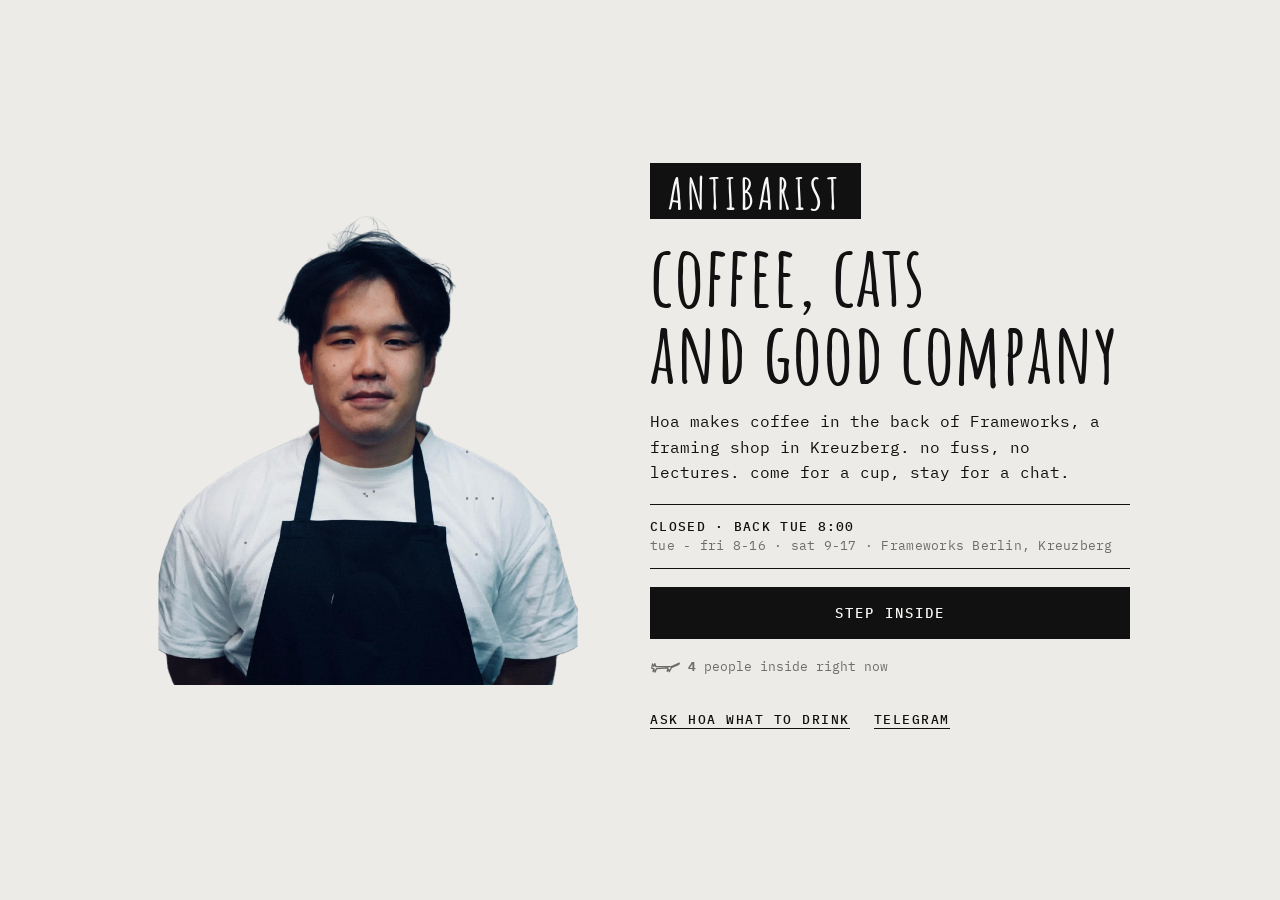
<file: index-v15.html>
<!DOCTYPE html>
<html lang="en">
<head>
<meta charset="utf-8">
<meta name="viewport" content="width=device-width, initial-scale=1, viewport-fit=cover">
<meta name="theme-color" content="#ecebe8">
<title>Antibarist · prototype v14</title>
<link rel="stylesheet" href="frameworks-frames/frames.css">
<script src="frameworks-frames/frames.js" defer></script>
<link rel="preconnect" href="https://fonts.googleapis.com">
<link rel="preconnect" href="https://fonts.gstatic.com" crossorigin>
<link href="https://fonts.googleapis.com/css2?family=Amatic+SC:wght@700&family=IBM+Plex+Mono:wght@400;500&display=swap" rel="stylesheet">
<script>
/* dark mode: follows the phone setting, unless you picked one with the toggle (remembered on this device) */
(function(){var saved=null;try{saved=localStorage.getItem('theme')}catch(e){}
 var mq=matchMedia('(prefers-color-scheme: dark)');
 window.setTheme=function(t,save){document.documentElement.classList.toggle('dark',t==='dark');
  var m=document.querySelector('meta[name=theme-color]');m&&m.setAttribute('content',t==='dark'?'#141413':'#ecebe8');
  if(save){try{localStorage.setItem('theme',t)}catch(e){}saved=t}};
 setTheme(saved||(mq.matches?'dark':'light'));
 mq.addEventListener&&mq.addEventListener('change',function(e){if(!saved)setTheme(e.matches?'dark':'light')});
})();
</script>
<style>
/* black and white interface. the coffees, labels, Hoa and the real Frameworks mouldings (frameworks-frames/) keep their colour */
:root{
  --paper:#ecebe8; --bar:#f7f7f5; --ink:#111; --mute:#6d6d6a; --line:#cfcecb; --soft:#dcdbd7;
  --title:'Amatic SC',cursive; --mono:'IBM Plex Mono',ui-monospace,monospace;
  --top:52px; --dock:52px;
  --sat:env(safe-area-inset-top,0px); --sab:env(safe-area-inset-bottom,0px);
}
*{box-sizing:border-box;margin:0;padding:0;-webkit-tap-highlight-color:transparent}
html,body{height:100%;background:var(--paper);color:var(--ink);font:400 13px/1.55 var(--mono);overflow:hidden;overscroll-behavior:none}
button{font:inherit;color:inherit;background:none;border:0;cursor:pointer;text-align:inherit}
a{color:inherit}
img{display:block;-webkit-user-drag:none;user-select:none}
.k{font:500 10.5px/1.3 var(--mono);text-transform:uppercase;letter-spacing:.12em;color:var(--mute)}

/* top */
.top{position:fixed;inset:0 0 auto 0;height:calc(var(--top) + var(--sat));padding:var(--sat) 14px 0;display:flex;align-items:center;gap:12px;z-index:40;background:var(--bar);border-bottom:1.5px solid var(--ink)}
.logo{background:var(--ink);color:var(--bar);font:700 20px/1 var(--title);letter-spacing:2px;padding:5px 11px 3px;position:relative;flex:none}
.logo i{font-style:normal;font-size:10px;position:absolute;left:3px;top:1px}
.logo i+i{left:auto;top:auto;right:3px;bottom:0;transform:rotate(180deg)}
.status{white-space:nowrap;font-size:11px;line-height:1.25;color:var(--mute);display:flex;align-items:center;gap:7px}
.status .d{width:7px;height:7px;border-radius:50%;background:var(--ink);border:1.5px solid var(--ink);flex:none}
body.closed .status .d{background:transparent}
.status b{font-weight:500;color:var(--ink);display:block}
.sp{flex:1}
.here{font-size:11px;color:var(--mute);display:flex;align-items:center;gap:6px}
.here svg{width:22px;height:11px}
.tune{width:28px;height:28px;display:grid;place-items:center}

/* the map: one big wall you can move around in every direction */
.map{position:fixed;left:0;right:0;top:calc(var(--top) + var(--sat));bottom:calc(var(--dock) + var(--sab));overflow:scroll;scrollbar-width:none;overscroll-behavior:contain;touch-action:pan-x pan-y;cursor:grab}
.map::-webkit-scrollbar{display:none}
.map.dragging{cursor:grabbing}
.map.dragging *{cursor:grabbing!important}
.world{position:relative;user-select:none;-webkit-user-select:none;margin:0 auto}
.it{position:absolute;cursor:pointer;transition:opacity .35s}
.it:focus{outline:none}
.it:focus-visible{outline:1.5px solid var(--ink);outline-offset:6px}
.old{opacity:.5;filter:grayscale(1)}
.old:hover{opacity:.8}
.intro{cursor:default;text-align:center;width:fit-content;margin:0 auto;padding:8px 12px}
.intro p{font-size:12.5px;line-height:1.55}
.info{cursor:pointer}
@media (max-width:899px){.world .cap{font-size:14px}.sn text{font-size:16px}.blabel .bn{font-size:13px}.intro p{font-size:15px}.intro .k{font-size:13px}.live b,.live span#lastMsg{font-size:12.5px}.block p,.hrs div{font-size:14px}.block .k{font-size:12.5px}}
.cap{display:inline-block;background:var(--paper);padding:5px 8px 6px;font:500 12px/1.3 var(--mono);color:var(--ink);margin-top:8px;letter-spacing:.1em;text-transform:uppercase;white-space:nowrap}
.cap b{font-weight:500;display:block}
.cap span{display:block;color:var(--mute);text-transform:none;letter-spacing:.02em;font-weight:400}
.streets{position:absolute;left:0;top:0;pointer-events:none}
.sn text{font:500 14px var(--mono);letter-spacing:3px;fill:var(--ink)}
.blabel{cursor:default}
.blabel .bl{display:inline-block;background:var(--paper);font:700 50px/1 var(--title);letter-spacing:.03em;padding:4px 12px 0;text-transform:uppercase}
.blabel .bn{display:table;background:var(--paper);font:500 12px/1 var(--mono);letter-spacing:.12em;text-transform:uppercase;color:var(--mute);padding:5px 12px 6px}
.blabel.arch .bn{color:#9a9995}
.chip{background:var(--paper);padding:12px 14px}
.br{background:var(--ink);color:var(--bar);position:relative;padding:18px 22px}
.brt{font:700 46px/.9 var(--title);letter-spacing:.04em;text-transform:uppercase}
.br .eyes{top:118px}
.br .live{position:absolute;left:22px;right:22px;bottom:18px;width:auto;margin:0}
.br .live b{color:var(--bar)}
.br .live b i{background:var(--bar)}
.br #lastMsg{color:#a9a8a4}
.spec img{width:100%;mix-blend-mode:multiply}
.h-wall{font:700 42px/.9 var(--title);letter-spacing:.02em;cursor:default;text-align:center}
.q-mid{font:700 40px/1 var(--title);letter-spacing:.02em;text-align:center;cursor:default}
.h-wall .k{display:block;margin-bottom:6px}
.quote-big{font:700 38px/1.02 var(--title);letter-spacing:.02em;cursor:default}
.quote-big .k{display:block;margin-top:10px}

/* the centre: Hoa + the back room */
.hoa img{width:100%}
body.closed .hoa img{opacity:.28}
.hoa .off{display:none}
body.closed .hoa .on{display:none}
body.closed .hoa .off{display:block}
.door{background:var(--ink);height:205px;position:relative}
.door .bk{position:absolute;left:0;right:0;bottom:14px;text-align:center;color:var(--bar);font:700 40px/.85 var(--title);letter-spacing:.04em}
.eyes{position:absolute;left:50%;top:62px;width:56px;height:30px;transform:translateX(-50%);display:flex;justify-content:space-between;align-items:center}
.eyes i{width:13px;height:9px;background:var(--bar);border-radius:50%;animation:blink 5.5s infinite}
@keyframes blink{0%,94%,100%{transform:scaleY(1)}96%{transform:scaleY(.1)}}
.live{margin-top:9px;width:150px}
.live b{display:block;font:500 10px/1.3 var(--mono);letter-spacing:.1em;text-transform:uppercase;white-space:nowrap}
.live b i{display:inline-block;width:6px;height:6px;border-radius:50%;background:var(--ink);margin-right:6px;vertical-align:1px;animation:pulse 2.4s infinite}
@keyframes pulse{50%{opacity:.25}}
.live span#lastMsg{display:block;font:400 10px/1.3 var(--mono);color:var(--mute);display:-webkit-box;-webkit-line-clamp:2;-webkit-box-orient:vertical;overflow:hidden;margin-top:2px}
.poster{background:var(--ink);color:var(--bar);padding:18px 18px 20px}
.poster .k{color:#a9a8a4}
.poster h3{font:700 46px/.88 var(--title);letter-spacing:.02em;margin:10px 0 12px}
.poster p{font-size:11px;line-height:1.5}
.block .t{font:700 30px/1 var(--title);letter-spacing:.02em;margin:6px 0 8px}
.block p{font-size:11.5px;line-height:1.55}
.block .u{display:inline-block;border-bottom:1px solid var(--ink);font:500 10.5px/1 var(--mono);letter-spacing:.12em;text-transform:uppercase;padding:12px 0 3px}
.hrs div{display:flex;justify-content:space-between;border-bottom:1px solid var(--line);padding:5px 0;font-size:11.5px}
.idx .row{display:flex;gap:10px;align-items:baseline;padding:5px 0;border-bottom:1px solid var(--line);font-size:11.5px;width:100%}
.idx .row i{font-style:normal;color:var(--mute);width:20px;flex:none}
.idx .row span{flex:1}
.idx .row em{font-style:normal;color:var(--mute);font-size:10px}

/* visitor cats walk anywhere on the map */
.cat{position:absolute;width:58px;transform:translate(-50%,-100%);cursor:pointer;z-index:30}
.cat svg{width:100%;height:auto;overflow:visible;display:block}
.cat svg path{fill:none;stroke:var(--ink);stroke-width:4;stroke-linecap:round;stroke-linejoin:round}
.cat.you svg path{stroke-width:6.5}
.cat .flip{transform-box:fill-box;transform-origin:center}
.cat.right .flip{transform:scaleX(-1)}
.cat .lb,.cat .ls{display:none}
.cat.walk .la{animation:la .38s steps(1) infinite}
.cat.walk .lb{display:inline;animation:lb .38s steps(1) infinite}
@keyframes la{50%{opacity:0}}
@keyframes lb{0%{opacity:0}50%{opacity:1}}
.cat.sit .la{display:none}.cat.sit .ls{display:inline}
.cat .tail{transform-box:view-box;transform-origin:100px 31px;animation:tail 2.4s ease-in-out infinite}
@keyframes tail{50%{transform:rotate(-8deg)}}
.cat .nm{position:absolute;left:50%;top:100%;transform:translateX(-50%);font:500 10px/1 var(--mono);color:var(--ink);white-space:nowrap;letter-spacing:.04em;margin-top:2px;padding:2px 3px}
.cat.you .nm{background:var(--ink);color:var(--bar)}

.pop{position:absolute;z-index:50;background:var(--bar);border:1.5px solid var(--ink);padding:14px 16px 16px;width:250px;transform:translate(-50%,-100%);cursor:default}
.pop .t{font:700 28px/1 var(--title)}
.pop p{font-size:12px;line-height:1.45;color:var(--mute);margin:4px 0 12px}
.pop .k{margin-bottom:4px}
.pacts{display:flex;align-items:center;gap:16px}
.plink{font:500 11px/1 var(--mono);text-transform:uppercase;letter-spacing:.1em;border-bottom:1px solid var(--ink);padding-bottom:3px}
.pop input{font:400 14px var(--mono);border:0;border-bottom:1px solid var(--ink);width:100%;padding:6px 0;margin-bottom:12px;background:transparent;outline:0;color:var(--ink);user-select:text}
.pop .act{font:500 11px/1 var(--mono);text-transform:uppercase;letter-spacing:.1em;background:var(--ink);color:var(--bar);padding:10px 14px}

/* dock: region tabs + ask hoa, one row */
.dock{position:fixed;left:0;right:0;bottom:0;height:calc(var(--dock) + var(--sab));padding-bottom:var(--sab);z-index:40;background:var(--bar);border-top:1.5px solid var(--ink);display:flex}
.regions{flex:1;min-width:0;display:flex;gap:18px;overflow-x:auto;scrollbar-width:none;padding:0 14px;align-items:center}
.regions::-webkit-scrollbar{display:none}
.rg{flex:none;font:500 10.5px/1 var(--mono);text-transform:uppercase;letter-spacing:.12em;color:var(--mute);padding:5px 0;border-bottom:1.5px solid transparent}
.rg.on{color:var(--ink);border-color:var(--ink)}
.rg sup{font-size:9px;margin-left:2px}
.btn-ask{flex:none;background:var(--ink);color:var(--bar);font:700 25px/1 var(--title);letter-spacing:.06em;padding:3px 20px 0}

/* sheet */
.scrim{position:fixed;inset:0;background:rgba(0,0,0,.16);opacity:0;pointer-events:none;transition:opacity .3s;z-index:55}
.scrim.on{opacity:1;pointer-events:auto}
.sheet{position:fixed;left:0;right:0;bottom:0;height:88dvh;background:var(--bar);z-index:60;border-top:1.5px solid var(--ink);transform:translateY(102%);transition:transform .4s cubic-bezier(.3,.9,.3,1);display:flex;flex-direction:column}
.sheet.open{transform:none}
.sheet.short{height:auto;max-height:88dvh}
.grab{flex:none;height:22px;display:flex;justify-content:center;align-items:center;touch-action:none;cursor:grab}
.grab i{width:34px;height:3px;background:var(--line);border-radius:2px}
.shead{flex:none;display:flex;align-items:flex-start;padding:2px 18px 14px;gap:12px}
.shead .t{flex:1;min-width:0}
.shead h2{font:700 44px/.95 var(--title);letter-spacing:.02em;margin-top:6px}
.shead .sub{color:var(--mute);margin-top:4px;font-size:12px}
.x{font:500 10.5px var(--mono);text-transform:uppercase;letter-spacing:.12em;color:var(--mute);padding:6px 0 6px 10px}
.sbody{flex:1;overflow-y:auto;padding:0 18px calc(28px + var(--sab))}
.sbody p{margin-bottom:12px}
.rule{height:1px;background:var(--line);margin:18px 0}
.labelimg{margin:0 0 18px;background:var(--soft);padding:22px}
.labelimg img{width:72%;margin:0 auto;mix-blend-mode:multiply}
.rows div{display:flex;justify-content:space-between;gap:14px;padding:9px 0;border-bottom:1px solid var(--line)}
.rows dt{font:500 10.5px var(--mono);text-transform:uppercase;letter-spacing:.12em;color:var(--mute);padding-top:2px}
.rows dd{text-align:right}
.tbc{border-bottom:1px dashed var(--ink)}
.char{font:700 30px/1.1 var(--title);letter-spacing:.03em;margin:4px 0 16px}
.quote{font:700 26px/1.15 var(--title);letter-spacing:.02em;margin:6px 0 16px}
.quote+.k{margin-top:-8px}
.recipe{display:grid;grid-template-columns:repeat(4,1fr);margin:8px 0 6px;border-top:1px solid var(--line);border-bottom:1px solid var(--line)}
.recipe div{padding:10px 0 9px;font:500 9.5px var(--mono);text-transform:uppercase;letter-spacing:.1em;color:var(--mute);text-align:center}
.recipe div+div{border-left:1px solid var(--line)}
.recipe b{display:block;font:700 30px/1.05 var(--title);color:var(--ink);letter-spacing:0}
.note-ph{font-size:10.5px;color:var(--mute);margin:8px 0 20px}
.primary{display:block;width:100%;background:var(--ink);color:var(--bar);font:500 11.5px/1 var(--mono);text-transform:uppercase;letter-spacing:.14em;padding:16px;text-align:center;text-decoration:none}
.link{display:inline-block;font:500 11px/1 var(--mono);text-transform:uppercase;letter-spacing:.12em;border-bottom:1px solid currentColor;padding:14px 0 3px;margin-top:4px;text-decoration:none}
.acts{display:flex;flex-direction:column;align-items:flex-start;gap:4px}
.acts .primary{margin-bottom:6px}

/* crate */
.filters{display:flex;gap:16px;margin:0 0 16px;overflow-x:auto;scrollbar-width:none}
.crate{display:grid;grid-template-columns:1fr 1fr;gap:22px 14px}
.card .im{aspect-ratio:1;background:var(--soft) center/cover;margin-bottom:8px;box-shadow:inset 0 0 0 12px var(--soft),0 0 0 1.5px var(--ink)}
.card b{display:block;font:700 22px/1 var(--title);letter-spacing:.02em}
.card span{font-size:10.5px;color:var(--mute)}

/* events */
.ev{padding:4px 0 18px;border-bottom:1px solid var(--line);margin-bottom:18px}
.ev h4{font:700 32px/.95 var(--title);margin:8px 0 8px;letter-spacing:.02em}
.hours{width:100%;border-collapse:collapse;margin-bottom:14px}
.hours td{padding:8px 0;border-bottom:1px solid var(--line)}
.hours td:last-child{text-align:right}
.hours tr.today td{font-weight:500;text-decoration:underline}

/* chat */
.topics{flex:none;display:flex;gap:16px;overflow-x:auto;padding:0 18px;border-bottom:1px solid var(--line);scrollbar-width:none}
.topics::-webkit-scrollbar{display:none}
.topic{flex:none;font:500 10.5px/1 var(--mono);text-transform:uppercase;letter-spacing:.12em;color:var(--mute);padding:4px 0 10px;border-bottom:1px solid transparent;margin-bottom:-1px;white-space:nowrap}
.topic.on{color:var(--ink);border-color:var(--ink)}
.chat{flex:1;overflow-y:auto;padding:16px 18px;display:flex;flex-direction:column;gap:16px}
.m{max-width:86%}
.m .who{font:500 10px var(--mono);text-transform:uppercase;letter-spacing:.12em;color:var(--mute);margin-bottom:2px}
.m.h{padding-left:10px;border-left:2px solid var(--ink)}
.m.h .who{color:var(--ink)}
.m.me{align-self:flex-end;text-align:right}
.m.me .who{color:var(--ink)}
.sys{font-size:10.5px;color:var(--mute);border-bottom:1px solid var(--line);padding-bottom:12px}
.typing{font-size:11px;color:var(--mute)}
.compose{flex:none;display:flex;gap:12px;padding:10px 18px calc(12px + var(--sab));border-top:1px solid var(--line);align-items:center}
.compose input{flex:1;min-width:0;border:0;background:transparent;font:400 14px var(--mono);outline:0;padding:10px 0;color:var(--ink)}
.compose button{font:500 11px var(--mono);text-transform:uppercase;letter-spacing:.12em}
.locked{padding:40px 0;text-align:center}
.locked .quote{margin-bottom:8px}

/* ask hoa */
.hoa-head{display:flex;align-items:center;gap:12px;margin-bottom:16px}
.hoa-head img{width:54px;height:54px;object-fit:cover;object-position:50% 8%;border-radius:50%;background:var(--soft);border:1.5px solid var(--ink)}
.prog{display:flex;gap:4px;margin-bottom:18px}
.prog i{flex:1;height:2px;background:var(--line)}.prog i.on{background:var(--ink)}
.say{font:700 36px/1.02 var(--title);letter-spacing:.02em;margin-bottom:18px}
.opts button{display:flex;justify-content:space-between;align-items:center;width:100%;padding:15px 0;border-bottom:1px solid var(--line);font-size:13.5px}
.opts button:first-child{border-top:1px solid var(--line)}
.opts button::after{content:"→";color:var(--mute)}
.opts button:active{background:var(--soft)}
.pick{display:flex;gap:14px;align-items:center;padding:12px 0;border-bottom:1px solid var(--line);width:100%}
.pick .im{width:64px;height:64px;flex:none;background:var(--soft) center/cover;box-shadow:inset 0 0 0 6px var(--soft),0 0 0 1.5px var(--ink)}
.pick b{font:700 24px/1 var(--title);display:block;letter-spacing:.02em}
.pick span{font-size:11px;color:var(--mute)}

/* toast, demo */
.toast{position:fixed;left:14px;right:14px;top:calc(var(--top) + var(--sat) + 8px);z-index:90;background:var(--ink);color:var(--bar);font-size:11.5px;padding:10px 14px;opacity:0;transform:translateY(-6px);transition:.25s;pointer-events:none;text-align:center}
.toast.on{opacity:1;transform:none}
.demo{position:fixed;right:10px;top:calc(var(--top) + var(--sat) + 4px);z-index:45;background:var(--bar);border:1.5px solid var(--ink);padding:10px 14px;display:none;flex-direction:column;width:240px}
.demo.on{display:flex}
.demo button{padding:9px 0;border-bottom:1px solid var(--line);font-size:12px}
.demo button:last-child{border:0}

/* ===== v10 redesign: bars as cells, popups as caption cards, sheets with one pinned action ===== */
/* top bar: logo + status left, square icon cells on the right split by lines */
.top{padding-right:0;align-items:stretch}
.top .logo,.top .status{align-self:center}
.cell{display:flex;align-items:center;justify-content:center;gap:6px;min-width:46px;padding:0 12px;border-left:1.5px solid var(--ink)}
.cell:active{background:var(--soft)}
.here{font:500 12px/1 var(--mono);color:var(--ink)}
/* bottom bar: equal tab cells, active one gets a thick top line, ask hoa with his face */
.dock .regions{gap:0;padding:0;overflow:hidden;align-items:stretch}
.dock .rg{flex:1 1 0;min-width:0;text-align:center;padding:0 2px;border:0;border-right:1px solid var(--line);font-size:10px;letter-spacing:.08em;white-space:nowrap}
.dock .rg.on{box-shadow:inset 0 3px 0 var(--ink)}
.btn-ask{display:flex;align-items:center;gap:9px;padding:0 16px 0 10px}
.btn-ask img{width:32px;height:32px;border-radius:50%;object-fit:cover;object-position:50% 6%;background:var(--soft)}
/* popups: a card with the info on top and a row of actions at the bottom, pinned to the thing with a small arrow */
.pop{padding:0;width:232px;transform:translate(-50%,-100%)}
.pop::after{content:"";position:absolute;left:var(--ax,50%);top:100%;margin-left:-7px;border:7px solid transparent;border-top-color:var(--ink)}
.pb{padding:12px 14px 13px}
.pop .t{font:700 30px/1 var(--title)}
.pop p{margin:3px 0 0}
.pop input{margin:10px 0 0}
.pa{display:flex;border-top:1.5px solid var(--ink)}
.pa button{flex:1;padding:13px 8px;text-align:center;font:500 11px/1 var(--mono);text-transform:uppercase;letter-spacing:.1em;border:0}
.pa .act{background:var(--ink);color:var(--bar);padding:13px 8px}
/* sheets: the content scrolls, the one action stays pinned at the bottom */
.shead{border-bottom:1px solid var(--line);padding-bottom:12px;margin-bottom:16px}
.sfoot{flex:none;display:flex;align-items:center;gap:18px;padding:12px 18px calc(12px + var(--sab));border-top:1.5px solid var(--ink);background:var(--bar)}
.sfoot .primary{flex:1;width:auto}
.sfoot .link{margin:0;padding:0 0 3px;flex:none}
.sbody{padding-bottom:20px}
.specs{display:grid;grid-template-columns:1fr 1fr;border-top:1px solid var(--line);border-bottom:1px solid var(--line);margin:18px 0}
.specs div{padding:10px 0;font-size:13px}
.specs div+div{border-left:1px solid var(--line);padding-left:14px}
.specs .k{display:block;margin-bottom:3px}
.hero{background:var(--soft);margin:0 0 16px;display:flex;justify-content:center;padding-top:14px}
.hero img{width:56%;max-width:220px}
.days{display:grid;grid-template-columns:repeat(3,1fr);border:1.5px solid var(--ink);margin-top:6px}
.days button{text-align:center;padding:16px 4px;font-size:13px}
.days button+button{border-left:1.5px solid var(--ink)}
.days button.on{background:var(--ink);color:var(--bar)}
.field{display:block;width:100%;font:400 16px var(--mono);border:0;border-bottom:1.5px solid var(--ink);background:transparent;padding:10px 0;margin:4px 0 22px;outline:0;color:var(--ink)}
.evp{background:var(--ink);color:var(--bar);padding:18px 18px 20px;margin-bottom:16px}
.evp .k{color:#a9a8a4}
.evp h4{font:700 44px/.9 var(--title);letter-spacing:.02em;margin:10px 0 8px}
.evp p{font-size:12px;margin:0}
.row1{display:flex;justify-content:space-between;align-items:baseline;padding:12px 0;border-bottom:1px solid var(--line);margin-bottom:22px}
.row1 b{font:700 26px/1 var(--title);letter-spacing:.02em}
.row1 span{font-size:11px;color:var(--mute)}

@media (min-width:900px){
  .sheet{left:auto;right:0;top:calc(var(--top) + var(--sat));bottom:0;width:420px;height:auto;max-height:none;border-top:0;border-left:1.5px solid var(--ink);transform:translateX(102%)}
  .sheet.open{transform:none}
  .grab{display:none}
  .shead{padding-top:20px}
  .scrim{background:transparent}
  .toast{left:50%;right:auto;transform:translate(-50%,-6px);width:420px}
  .toast.on{transform:translate(-50%,0)}
}
@media (prefers-reduced-motion:reduce){*{animation:none!important;transition:none!important}}
@media (max-width:899px){.live{width:160px}.live b,.live span#lastMsg{font-size:12.5px}}

/* landing: a plain, readable front page before you step into the map */
.cover{position:fixed;inset:0;z-index:80;background:var(--paper);overflow-y:auto;transition:transform .6s cubic-bezier(.6,0,.3,1),opacity .6s;padding:calc(20px + var(--sat)) 24px calc(28px + var(--sab))}
.cover.gone{transform:translateY(-100%);opacity:0;pointer-events:none}
.cv{max-width:980px;margin:0 auto;display:grid;gap:18px}
.cv-logo{justify-self:start;background:var(--ink);color:var(--bar);font:700 36px/1 var(--title);letter-spacing:4px;padding:8px 18px 4px}
.cv h1{font:700 52px/.92 var(--title);letter-spacing:.01em}
.cv-hoa{width:min(52vw,240px);justify-self:center}
.cv p{font-size:16px;line-height:1.6}
.cv-st{font:500 13px/1.5 var(--mono);text-transform:uppercase;letter-spacing:.1em;border-top:1.5px solid var(--ink);border-bottom:1.5px solid var(--ink);padding:12px 0}
.cv-st span{display:block;color:var(--mute);text-transform:none;letter-spacing:.02em;font-weight:400}
.cv .primary{font-size:14px;padding:19px}
.cv-links{display:flex;gap:24px;flex-wrap:wrap}
.cv-links .link{font-size:12.5px}
.cv-here{display:flex;align-items:center;gap:8px;font-size:13px;color:var(--mute)}
.cv-here svg{width:30px;height:14px}
@media (min-width:900px){
  .cv-logo{font-size:44px}
  .cover{display:grid;place-items:center}
  .cv{grid-template-columns:1fr 1.1fr;column-gap:64px;align-items:center}
  .cv-hoa{grid-row:1 / span 7;grid-column:1;width:100%;max-width:420px}
  .cv>*:not(.cv-hoa){grid-column:2}
  .cv h1{font-size:84px}
}

/* the archive spiral */
:root{--live:#e8412c}
.lines{position:absolute;left:0;top:0;pointer-events:none;overflow:visible}
.sp{fill:none;stroke:#b9b8b3;stroke-width:1}
.tk{fill:var(--ink)}
.ln{stroke:#a3a29d;stroke-width:.8;transition:opacity .3s}
.ln.dash{stroke-dasharray:3 4}
.msgl{stroke:var(--ink);stroke-dasharray:2 3}
.world.filtering .ln{opacity:.2}
.cd{fill:var(--paper);stroke:#a3a29d;stroke-width:1.2}.cd.on{fill:var(--ink);stroke:var(--ink)}
.tick{cursor:default}.tick span{display:inline-block;background:var(--ink);color:var(--bar);font:500 10px/1 var(--mono);text-transform:uppercase;letter-spacing:.12em;padding:4px 6px;white-space:nowrap}
.tile img{width:100%;display:block}
.tile .tc,.hoa2 .tc{font:400 10px/1.2 var(--mono);margin-top:5px;white-space:nowrap;color:var(--mute)}
.tc b{font-weight:500;color:var(--ink)}
.cn{white-space:nowrap;font:500 12px/1 var(--mono);text-transform:uppercase;letter-spacing:.1em;color:#9d9c97;cursor:pointer}
.cn.on{color:var(--ink)}.cn.left{transform:translateX(-100%)}
.cn-c{margin-left:6px;background:var(--ink);color:var(--bar);padding:2px 5px}
.br2{background:var(--ink);color:var(--bar);height:150px;position:relative;padding:14px 16px}
.br2 .brt{font:700 34px/.9 var(--title);letter-spacing:.04em;text-transform:uppercase}
.br2 .eyes{top:66px}
.lv{position:absolute;left:16px;bottom:12px;font:500 10px/1 var(--mono);letter-spacing:.12em;text-transform:uppercase}
.lv i{display:inline-block;width:7px;height:7px;border-radius:50%;background:var(--live);margin-right:6px;vertical-align:0;animation:pulse 2.4s infinite}
.hoa2 img{width:100%}
.hoa2 .off{display:none}body.closed .hoa2 .on{display:none}body.closed .hoa2 .off{display:inline}body.closed .hoa2 img{opacity:.3}
.inode{text-align:center;font:400 11px/1.4 var(--mono);cursor:pointer}
.inode b{display:block;font:700 24px/1 var(--title);letter-spacing:.02em;margin:4px 0}
.inode span{color:var(--mute);border-bottom:1px solid currentColor}
.msg{font:400 11px/1.35 var(--mono);color:var(--mute);background:var(--paper);padding:3px 5px;cursor:default}
.msg b{font-weight:500;color:var(--ink)}
@media (max-width:899px){.tile .tc,.hoa2 .tc{font-size:12.5px}.cn{font-size:15px}.msg{font-size:13px}.inode{font-size:13px}.inode b{font-size:28px}.tick span{font-size:12px}.lv{font-size:12px}}

/* highlight + reading key + zoom */
.ln{opacity:.35}
.world.filtering .ln{opacity:.07}
.world.filtering .it[data-hl]:not(.hl){opacity:.14}
.ln.hl{opacity:1!important;stroke:var(--ink);stroke-width:1.4}
.cd.hl{fill:var(--ink);stroke:var(--ink)}
.cn.hl{color:var(--ink)}.cn.hl .cn-n{border-bottom:1.5px solid var(--ink)}
.tile.hl img{outline:1.5px solid var(--ink);outline-offset:4px}
.tick{cursor:pointer}
.tools{position:fixed;left:12px;bottom:calc(var(--dock) + var(--sab) + 12px);z-index:42;display:flex;flex-direction:column;align-items:flex-start;gap:8px;pointer-events:none}
.tools>*{pointer-events:auto}
.tbar{display:flex;border:1.5px solid var(--ink);background:var(--bar)}
.tbar button{font:500 11px/1 var(--mono);text-transform:uppercase;letter-spacing:.1em;padding:10px 12px}
.tbar button+button{border-left:1.5px solid var(--ink);min-width:40px;text-align:center;font-size:16px;padding:7px 10px}
.legend{display:none;width:270px;background:var(--bar);border:1.5px solid var(--ink);padding:14px 16px;font-size:12px;line-height:1.45}
.legend.on{display:block}
.legend div{display:flex;gap:10px;align-items:flex-start;margin-bottom:6px}
.legend i{flex:none;width:18px;height:12px;margin-top:3px}
.lg-now{background:var(--ink)}
.lg-sp{border-top:1px solid #9d9c97;border-radius:50% 50% 0 0}
.lg-ln{background:linear-gradient(var(--ink),var(--ink)) center/100% 1px no-repeat}
.lg-live{width:8px!important;height:8px!important;border-radius:50%;background:var(--live);margin:5px 5px 0}

/* ===== dark mode: the interface flips, the coffees, labels, Hoa and the frame mouldings keep their real colour ===== */
html.dark{--paper:#141413;--bar:#1c1c1b;--ink:#ecebe8;--mute:#8f8e8a;--line:#353533;--soft:#262624;color-scheme:dark}
html.dark .poster .k,html.dark .evp .k,html.dark .br #lastMsg{color:#6d6d6a}
html.dark .blabel.arch .bn{color:#5f5e5b}
html.dark .sp{stroke:#3d3d3a}
html.dark .ln,html.dark .cd{stroke:#5a5a56}
html.dark .cn,html.dark .lg-sp{color:#6f6e6a;border-color:#6f6e6a}
html.dark .scrim{background:rgba(0,0,0,.5)}
html.dark .labelimg img,html.dark .spec img{mix-blend-mode:normal}
html.dark .old{opacity:.35}
.theme svg{display:block}
html.dark .br,html.dark .br2,html.dark .poster,html.dark .evp{background:#000;color:#ecebe8;box-shadow:0 0 0 1.5px #3a3a37}
html.dark .br .eyes i,html.dark .br2 .eyes i{background:#ecebe8}
html.dark .legend i.lg-now{background:#000;box-shadow:0 0 0 1.5px #3a3a37}
.tbar .theme{display:grid;place-items:center}
@media (max-width:420px){.top{gap:8px;padding-left:10px}.cell{min-width:36px;padding:0 8px}.here{gap:4px}.status{font-size:10.5px}}

/* v13 fixes */
.ln{opacity:0}
.world.far .ln{opacity:.3}
.world.filtering .ln{opacity:0}
.tick.left{transform:translateX(-100%)}
.tile .tc span{display:block;color:var(--mute)}
.old .tc{color:var(--mute)}
.old img{filter:grayscale(1)}
.world .old{opacity:.55;filter:none}
.br2{height:200px}
.brm{position:absolute;left:16px;right:16px;top:96px;font:400 10.5px/1.4 var(--mono);color:#b9b8b3}
.brm div{white-space:nowrap;overflow:hidden;text-overflow:ellipsis}
.brm b{color:#f7f7f5;font-weight:500} /* the back room is always black, in both themes */
.br2 .eyes{top:52px;left:auto;right:16px;transform:none}
body.closed .hoa2 img{opacity:1}
.hoa2 .off{background:var(--ink);color:var(--bar);padding:2px 5px}
.cat:not(.you):not(.talk) .nm{display:none}
.legend{position:fixed;left:12px;bottom:calc(var(--dock) + var(--sab) + 12px);z-index:42;box-shadow:none}
.qbtn{flex:0 0 52px!important;font-size:14px!important}
@media (max-width:899px){.brm{font-size:12px}.tile .tc{font-size:13px}}

/* zoom + theme bar, floating bottom right of the map (phone and desktop) */
.zbar{position:fixed;right:12px;bottom:calc(var(--dock) + var(--sab) + 12px);z-index:42;display:flex;flex-direction:column;background:var(--bar);border:1.5px solid var(--ink)}
.zbar button{width:44px;height:44px;display:grid;place-items:center;font:400 20px/1 var(--mono);color:var(--ink)}
.zbar button+button{border-top:1.5px solid var(--ink)}
.zbar svg{display:block}

/* how to read, v2: each line has a small drawing of the real thing */
.legend{width:auto;max-width:330px;right:68px;padding:16px 16px 14px;font-size:12.5px;line-height:1.45}
.legend .lg-t{display:block;font:700 26px/1 var(--title);letter-spacing:.03em;margin:0 0 12px}
.legend .lg-r{display:grid;grid-template-columns:44px 1fr;gap:12px;align-items:center;margin:0;padding:9px 0;border-top:1px solid var(--line)}
.legend .lg-r p{margin:0;color:var(--mute)}.legend .lg-r p b{color:var(--ink);font-weight:500}
.legend .lg-r i{width:44px;height:auto;margin:0;display:grid;place-items:center;font-style:normal}
.legend i.lg-now{height:30px;background:#111;position:relative}
.legend i.lg-now b{position:absolute;right:5px;top:5px;width:6px;height:6px;border-radius:50%;background:var(--live)}
.legend i.lg-tile{font:500 8.5px/1 var(--mono);color:var(--mute);gap:3px}
.legend i.lg-tile span{width:26px;height:26px;background:var(--soft);outline:1.5px solid var(--ink);outline-offset:-1.5px}
.legend i.lg-spi svg{width:34px;height:34px;color:var(--ink)}
.legend i.lg-cn{font:500 10px/1 var(--mono);text-transform:uppercase;letter-spacing:.1em;color:var(--ink);border-bottom:1.5px solid var(--ink);justify-self:center;width:auto}
.legend i.lg-cat svg{width:40px;color:var(--ink)}
.legend .lg-f{display:block;margin:0;padding-top:10px;border-top:1px solid var(--line);font-size:11px;color:var(--mute)}
.legend .lg-f b{color:var(--ink);font-weight:500}
@media (min-width:900px){.legend{right:auto;width:330px}}

/* notes on a coffee */
.notes{margin-top:24px;border-top:1.5px solid var(--ink);padding-top:14px}
.note{padding:11px 0;border-bottom:1px solid var(--line)}
.note b{font-weight:500}.note span{color:var(--mute);font-size:11px}
.note p{margin:3px 0 0!important}
.note-empty{color:var(--mute);margin:10px 0 0!important}
.noteform{display:flex;gap:12px;align-items:center;border-bottom:1.5px solid var(--ink);margin:14px 0 6px}
.noteform input{flex:1;min-width:0;border:0;background:transparent;font:400 15px var(--mono);color:var(--ink);outline:0;padding:12px 0}
.noteform button{font:500 11px var(--mono);text-transform:uppercase;letter-spacing:.12em}

/* v14: back room picture, poster, bundled lines */
.ln{opacity:.45;fill:none}
.world.filtering .ln{opacity:.06}
.world .ln.hl{opacity:1!important;stroke-width:1.6}
.brimg{position:relative;line-height:0}
.brimg img{width:100%;display:block}
.eyes2{position:absolute;left:39.5%;top:73%;width:7%;height:3%;display:flex;justify-content:space-between;align-items:center}
.eyes2 i{width:38%;height:70%;background:#f4f1df;border-radius:50%;animation:blink 5.5s infinite;box-shadow:0 0 3px rgba(255,255,220,.5)}
.brcap{margin-top:10px}
.brcap .lv{position:static;color:var(--ink)}
.brcap .brm{position:static;color:var(--mute);margin-top:6px;font-size:11px}
.brcap .brm b{color:var(--ink)}
.poster2 img{width:100%;display:block;box-shadow:0 1px 0 var(--line)}
.poster2 .tc,.hoa2 .tc{margin-top:8px}
@media (max-width:899px){.brcap .brm{font-size:13px}.brcap .lv{font-size:12px}}
/* v15: the countries get presence. map lettering, drawn countries (same scale), hatching = how often, contour lines = farm altitudes,
   local clocks, harvest strip, grey crops that colour in on tap, roaster stations on the circle line, close zoom opens a country */
.ml{font:700 120px/1 var(--title);letter-spacing:.35em;fill:var(--line);text-transform:uppercase}
.world.far .ml{fill:var(--mute)}
.st{fill:var(--paper);stroke:var(--ink);stroke-width:1.5}.st-i{fill:var(--ink)}.st.hl{fill:var(--ink)}
.ro{white-space:nowrap;font:400 11px/1.3 var(--mono);color:var(--mute)}
.ro.left{transform:translateX(-100%);text-align:right}
.ro b{display:block;font:700 28px/1 var(--title);color:var(--ink);letter-spacing:.02em;margin:2px 0}
.ro-k{display:block;font-size:9.5px;text-transform:uppercase;letter-spacing:.12em}
.cn-t{margin-left:8px;color:var(--mute);font-weight:400;letter-spacing:.04em}
.world.far .cn-t{display:none}
.cl{text-align:center}
.clmap{display:block;margin:0 auto;overflow:visible}
.coast{stroke:var(--ink);stroke-width:1.5;stroke-linejoin:round}
.coast.unk{stroke-dasharray:4 5}
.hatch{stroke:var(--ink);stroke-width:.8;opacity:.4}
.ct{fill:none;stroke:var(--ink);stroke-width:.8;stroke-linejoin:round}
.fd{fill:var(--ink)}
.fl{font:500 10px var(--mono);fill:var(--ink);paint-order:stroke;stroke:var(--paper);stroke-width:4px;stroke-linejoin:round}
.qm{font:700 64px var(--title);fill:var(--ink)}
.cl-n{font:700 64px/.9 var(--title);letter-spacing:.12em;text-transform:uppercase;margin-top:14px}
.cl-l{font:400 13px/1.4 var(--mono);margin-top:6px}
.cl-m{font:400 11px/1.4 var(--mono);color:var(--mute);margin-top:6px}
.hv{display:flex;justify-content:center;gap:3px;margin-top:14px}
.hv i{width:14px;height:14px;border:1px solid var(--ink);position:relative;font-style:normal}
.hv i.on{background:var(--ink)}
.hv i b{position:absolute;left:0;right:0;top:17px;font:400 9px/1 var(--mono);color:var(--mute)}
.hv i.now b{color:var(--ink);font-weight:500;text-decoration:underline;text-underline-offset:2px}
.cl-s{margin-top:24px;color:var(--ink)}
.th{display:flex;justify-content:center;gap:6px;margin-top:14px;flex-wrap:wrap}
.th img{width:36px;height:36px;object-fit:cover;filter:grayscale(1);transition:filter .3s}
.cl.hl .th img,.world.near .cl:hover .th img{filter:none}
.cl-f{margin-top:14px;font:400 11px/1.5 var(--mono);color:var(--mute);text-align:left;border-top:1px solid var(--line);padding-top:8px}
.cl-f b{color:var(--ink);font-weight:500}
.world:not(.near) .zn{display:none}
.world.far .cl-x{visibility:hidden}
.world.far .cl-n{font-size:110px}
@media (max-width:899px){.cl-l{font-size:15px}.cl-m{font-size:13px}.ro{font-size:13px}.fl{font-size:12px}.cl-f{font-size:13px}.hv i b{font-size:11px}}
</style>
</head>
<body>

<section class="cover" id="cover" aria-label="welcome">
  <div class="cv">
    <div class="cv-logo">ANTIBARIST</div>
    <img class="cv-hoa" src="img/hoa-cut.png" alt="Hoa">
    <h1>coffee, cats<br>and good company</h1>
    <p>Hoa makes coffee in the back of Frameworks, a framing shop in Kreuzberg. no fuss, no lectures. come for a cup, stay for a chat.</p>
    <div class="cv-st" id="cvSt"></div>
    <button class="primary" id="enterBtn">step inside</button>
    <div class="cv-here"><svg viewBox="0 0 140 60"><path d="M8 36 L12 16 L18 27 L23 14 L27 28 L100 28 M100 28 L137 12 L134 18 L100 33 M8 36 L18 38 L14 52 L22 44 L24 54 L30 38 L84 34 L80 50 L88 42 L90 52 L100 33" fill="none" stroke="currentColor" stroke-width="6" stroke-linecap="round" stroke-linejoin="round"/></svg><span><b id="cvHere">0</b> people inside right now</span></div>
    <div class="cv-links"><button class="link" id="cvAsk">ask hoa what to drink</button><a class="link" href="https://t.me/antibarist" target="_blank" rel="noopener">telegram</a></div>
  </div>
</section>

<header class="top">
  <div class="logo"><i>A</i>ANTIBARIST<i>A</i></div>
  <div class="status"><span class="d"></span><div id="statusTxt"></div></div>
  <div class="sp"></div>
  <button class="cell here" id="hereBtn" aria-label="people here now"><svg viewBox="0 0 140 60"><path d="M8 36 L12 16 L18 27 L23 14 L27 28 L100 28 M100 28 L137 12 L134 18 L100 33 M8 36 L18 38 L14 52 L22 44 L24 54 L30 38 L84 34 L80 50 L88 42 L90 52 L100 33" fill="none" stroke="currentColor" stroke-width="6" stroke-linecap="round" stroke-linejoin="round"/></svg><span id="hereN">0</span></button>
  <button class="cell" id="homeBtn" aria-label="back to the counter"><svg width="18" height="18" viewBox="0 0 20 20" fill="none" stroke="currentColor" stroke-width="1.5"><circle cx="10" cy="10" r="5.5"/><path d="M10 1v5M10 14v5M1 10h5M14 10h5"/></svg></button>
  <button class="cell" id="demoBtn" aria-label="demo controls"><svg width="18" height="18" viewBox="0 0 20 20" fill="none" stroke="currentColor" stroke-width="1.5" stroke-linecap="round"><path d="M3 6h14M3 14h14"/><circle cx="7" cy="6" r="2" style="fill:var(--bar)"/><circle cx="13" cy="14" r="2" style="fill:var(--bar)"/></svg></button>
</header>

<div class="demo" id="demo">
  <span class="k" style="margin-bottom:4px">demo controls</span>
  <button data-d="in">someone opens the site</button>
  <button data-d="out">someone leaves</button>
  <button data-d="msg">fake Telegram message</button>
  <button data-d="open">switch open / closed</button>
</div>

<main class="map" id="map">
  <div class="world" id="world"></div>
</main>

<div class="zbar" id="zbar">
  <button id="zIn" aria-label="zoom in">+</button>
  <button id="zOut" aria-label="zoom out">−</button>
  <button id="themeBtn" aria-label="light or dark"><svg width="16" height="16" viewBox="0 0 20 20"><circle cx="10" cy="10" r="8" fill="none" stroke="currentColor" stroke-width="1.5"/><path d="M10 2a8 8 0 0 1 0 16z" fill="currentColor"/></svg></button>
</div>

<div class="legend" id="legend" role="dialog" aria-label="how to read">
  <div class="lg-t">how to read the wall</div>
  <div class="lg-r"><i class="lg-tile"><span></span>AB-001</i><p><b>the first ring</b> = this week's coffees. tap one to read the label and the notes</p></div>
  <div class="lg-r"><i class="lg-spi"><svg viewBox="0 0 40 40"><path d="M20 20c0-3 4-3 4 0s-4 6-8 2-2-10 4-10 10 4 10 10-6 12-14 12" fill="none" stroke="currentColor" stroke-width="1.5"/></svg></i><p><b>follow the spiral out</b> to go back in time. grey ones are sold out</p></div>
  <div class="lg-r"><i class="lg-cn">peru</i><p><b>countries</b> sit far out. the ones Hoa has served are drawn, one line per farm altitude. tap a coffee to see its trip: farm, roaster, back room</p></div>
  <div class="lg-r"><i class="lg-cat"><svg viewBox="0 0 140 60"><path d="M8 36 L12 16 L18 27 L23 14 L27 28 L100 28 M100 28 L137 12 L134 18 L100 33 M8 36 L18 38 L14 52 L22 44 L24 54 L30 38 L84 34 L80 50 L88 42 L90 52 L100 33" fill="none" stroke="currentColor" stroke-width="7" stroke-linecap="round" stroke-linejoin="round"/></svg></i><p><b>every cat is a person</b> on the site now. yours wears the black name tag</p></div>
  <div class="lg-f">drag to move · pinch or <b>+ −</b> to zoom · <b>◐</b> light / dark<br>tap anywhere to close. <b>?</b> brings this back</div>
</div>
<nav class="dock">
  <div class="regions" id="regions"></div>
  <button class="rg qbtn" id="legendBtn" aria-label="how to read">?</button>
  <button class="btn-ask" id="askBtn"><img src="img/hoa-cut.png" alt=""><span>ask hoa</span></button>
</nav>

<div class="scrim" id="scrim"></div>
<aside class="sheet" id="sheet" aria-hidden="true">
  <div class="grab" id="grab"><i></i></div>
  <div class="shead"><div class="t" id="shead"></div><button class="x" id="sclose">close</button></div>
  <div id="sslot" style="flex:1;min-height:0;display:flex;flex-direction:column"></div>
</aside>
<div class="toast" id="toast"></div>

<script>
const $=id=>document.getElementById(id);
const map=$('map'),world=$('world'),sheet=$('sheet'),sslot=$('sslot');
const esc=s=>String(s).replace(/[&<>"]/g,c=>({'&':'&amp;','<':'&lt;','>':'&gt;','"':'&quot;'}[c]));
const pick=a=>a[Math.floor(Math.random()*a.length)];

/* ================= DATA ================= */
// labels Hoa sent. origin:null = still to confirm. short = name in the caption
const COFFEES={
  granja:{short:'granja',farm:'Granja Paraíso 92',producer:'Wilton Benitez',variety:'Orange Bourbon',process:'Fermentation washed',character:['silky','velvety','sirupy'],roaster:'liquid dream.',origin:'Colombia',region:'colombia'},
  nogales:{short:'los nogales',farm:'Los Nogales',producer:'Oscar Hernández',variety:'Bourbon Pimienta',process:'Anaerobic washed',character:['sparkling','juicy','complex'],roaster:'liquid dream.',origin:'Colombia',region:'colombia'},
  latorre:{short:'la torre',farm:'La Torre',producer:'Marleny Imbachi',variety:'Gesha',process:'Washed',character:['juicy','delicate','floral'],roaster:'liquid dream.',origin:null,region:'colombia'},
  girasol:{short:'girasol',farm:'El Girasol',producer:'Nicolas Medina',variety:'Pink Bourbon',process:'Washed',character:[],roaster:'SEY',origin:'Colombia',region:'colombia'},
  casita:{short:'casita',farm:'La Casita · Curtain Call',producer:'David Berrio',variety:'Chiroso',process:'Washed',character:[],roaster:'SEY',origin:'Colombia',region:'colombia'},
  diamante:{short:'diamante',farm:'El Diamante · Surprise Encore',producer:'Duber Mejia',variety:'Chiroso',process:'Washed',character:[],roaster:'SEY',origin:'Colombia',region:'colombia'},
  geshe:{short:'geshe',farm:'Geshe',producer:'',variety:'Ethiopian Landrace',process:'White honey',character:[],roaster:'SEY',origin:'Ethiopia',region:'ethiopia'},
  jaime:{short:'sánchez',farm:'Las Flores',producer:'Jaime Sánchez',variety:'Gesha',process:'Washed',character:['crisp','floral','vibrant'],roaster:'liquid dream.',origin:null,region:'more'},
  fernando:{short:'melgar',farm:'Las Flores',producer:'Fernando Melgar',variety:'Gesha',process:'Natural',character:['velvety','smooth','floral'],roaster:'liquid dream.',origin:null,region:'more'},
  mazateca:{short:'mazateca',farm:'Mazateca',producer:'Renato Martínez',variety:'Typica',process:'Washed',character:['juicy','winey','velvety'],roaster:'liquid dream.',origin:null,region:'more'},
  romerillo:{short:'romerillo',farm:'El Romerillo',producer:'Clever Acosta',variety:'Sidra',process:'Washed',character:['crisp','elegant','floral'],roaster:'liquid dream.',origin:null,region:'more'},
  panama:{short:'panamá',farm:'Digna Nuñez x Lost Origin',producer:'Digna Nuñez',variety:'Gesha',process:'Washed',character:[],roaster:'SEY',origin:'Panama',region:'more'}
};
const REGIONS=[['all','all'],['colombia','colombia'],['ethiopia','ethiopia'],['more','more']];
const NAMES=['mila','jonas','ece','luca','noor','sami','kai','yuki','ben','tabea'];
const FROM=['Neukölln','Kreuzberg','Wedding','Hamburg','Milano','Lisbon','Friedrichshain','Moabit'];

/* ================= THE ARCHIVE SPIRAL =================
   the canvas is a diagram of everything Hoa has served, like a printed archive poster.
   centre = now: the back room (with the live chat inside it) and Hoa. this week's coffees sit on the first turn
   of a spiral, close around them. the spiral winds outward back in time (nov, oct, sep). every coffee has a catalogue number.
   the coffee countries sit on a ring far around it. the lines from a coffee to its country only appear when you tap,
   so the centre stays calm. no frames for now. colour only from the coffee art + one red live dot. */
const WORLD={w:5000,h:5000};
const CX=2500,CY=2500,HOME=[CX,CY-60];
const SP={r0:500,k:52,start:-Math.PI/2}; // spiral: radius = r0 + k * angle, from the top, clockwise. one turn = 330px further out
const NOW_T=180,OLD_T=110,NOW_STEP=510,OLD_STEP=242; // tile sizes + spacing along the spiral (3x the gap of before)
const BUS=1470,RING=1620; // lines run along the BUS circle outside the spiral, the countries sit on the RING
// the archive, newest first. DEMO: it reuses this week's pictures so the full spiral is visible.
// the real list (farm, origin, picture, month) comes from Hoa
const ARCHIVE=[['oct 2026',20],['sep 2026',18]];
const COUNTRIES=[ // [name, angle in degrees (0 = right, 90 = down) roughly where they are on the globe, time zone for the local clock]
  ['mexico',214,'America/Mexico_City'],['jamaica',222,'America/Jamaica'],['guatemala',206,'America/Guatemala'],['honduras',199,'America/Tegucigalpa'],['el salvador',192,'America/El_Salvador'],['nicaragua',185,'America/Managua'],['costa rica',178,'America/Costa_Rica'],
  ['panama',171,'America/Panama'],['colombia',163,'America/Bogota'],['ecuador',155,'America/Guayaquil'],['peru',147,'America/Lima'],['bolivia',139,'America/La_Paz'],['brazil',130,'America/Sao_Paulo'],
  ['yemen',338,'Asia/Aden'],['ethiopia',350,'Africa/Addis_Ababa'],['kenya',2,'Africa/Nairobi'],['uganda',9,'Africa/Kampala'],['rwanda',16,'Africa/Kigali'],['burundi',23,'Africa/Bujumbura'],['tanzania',30,'Africa/Dar_es_Salaam'],['dr congo',37,'Africa/Lubumbashi'],['malawi',44,'Africa/Blantyre'],['zambia',51,'Africa/Lusaka'],
  ['india',320,'Asia/Kolkata'],['china',305,'Asia/Shanghai'],['myanmar',62,'Asia/Yangon'],['thailand',70,'Asia/Bangkok'],['vietnam',78,'Asia/Ho_Chi_Minh'],['indonesia',87,'Asia/Jakarta'],['papua new guinea',96,'Pacific/Port_Moresby'],
  ['origin to confirm',268,null]
];
const countryOf=c=>c.origin?c.origin.toLowerCase():'origin to confirm';
/* the countries Hoa has served are drawn as small maps further out, all at the same scale (MAP_SCALE px per degree).
   shape = outline as [longitude, latitude], simplified by hand. hatching gets denser the more often the country was on the wall.
   the lines inside are contour lines: one per farm, at the farm's altitude (higher = further in). each farm is a dot on its line.
   DEMO, confirm with Hoa: the one line (line), the harvest months (rough, from public harvest calendars) and the altitudes (ALT) */
const MAP_SCALE=14;
const ORIGINS={
  colombia:{deg:157,r:1960,line:'where it started.',harvest:[0,3,4,5,9,10,11],
    shape:[[-77.3,8.6],[-75.5,10.6],[-74.2,11.3],[-71.9,12.4],[-71.3,11.8],[-72.2,11.1],[-73,9.2],[-72.4,8],[-71.9,7],[-70.1,6.9],[-67.8,6.2],[-67.6,3.8],[-67.3,2.2],[-66.9,1.2],[-69.5,0.7],[-69.4,-1.1],[-69.9,-4.2],[-70.7,-3.8],[-72,-2.4],[-73.6,-1.3],[-75.2,-0.1],[-77.4,0.4],[-78.8,1.4],[-77.9,2.7],[-77.3,4],[-77.4,6.6],[-77.9,7.2]]},
  ethiopia:{deg:350,r:1960,line:'where coffee comes from.',harvest:[0,9,10,11],
    shape:[[36.5,14.3],[37.9,14.9],[39,14.6],[40,14.5],[41.7,13.4],[42.4,12.5],[41.8,11.5],[42.9,10.9],[43.3,9.6],[44,9],[45,8],[47.9,8],[44.9,5],[43,4.9],[41.9,4],[40.8,4.2],[39.6,3.5],[38.4,3.6],[36.9,4.4],[35.9,4.6],[35.8,5.3],[34.7,6.6],[33,7.8],[34.1,8.6],[34.3,10.6],[35,11.5],[35.6,12.6],[36.1,12.7]]},
  panama:{deg:178,r:1960,line:'tiny country, big gesha.',harvest:[0,1,2,11],
    shape:[[-83,8.4],[-82.6,9.5],[-81.4,8.8],[-80.1,9.2],[-79.5,9.6],[-78.5,9.4],[-77.4,8.7],[-77.2,7.9],[-77.9,7.2],[-78.4,8],[-78.9,8.4],[-79.6,8.9],[-80.4,8.3],[-80.1,7.5],[-80.9,7.2],[-81.7,8],[-82.9,8]]},
  'origin to confirm':{deg:268,r:2050,line:'no country on the label yet. asking hoa.',unknown:true}
};
const ALT={granja:1850,nogales:1750,latorre:2000,girasol:1900,casita:1800,diamante:1950,geshe:2100,panama:1650,jaime:1800,fernando:1700,mazateca:1500,romerillo:1950}; // DEMO metres, not from the labels
// roasters are stations on the circle line: a coffee's trip goes farm (country) > roaster > the wall > the back room.
// DEMO: liquid dream.'s city still to confirm. SEY roasts in Brooklyn, New York
const ROASTERS={'liquid dream.':{deg:292,city:'city to confirm'},SEY:{deg:200,city:'brooklyn, new york'}};
// big faint lettering spread across each coffee region, like on an old map. [text, from angle, to angle]
const MAP_LETTERS=[['the americas',124,226],['east africa',330,58],['asia & the pacific',58,102]];
const MON=['jan','feb','mar','apr','may','jun','jul','aug','sep','oct','nov','dec'];
const clock=tz=>{try{return new Intl.DateTimeFormat('en-GB',{timeZone:tz,hour:'2-digit',minute:'2-digit',hour12:false}).format(new Date())}catch(e){return '--:--'}};
const tzOf=name=>(COUNTRIES.find(c=>c[0]===name)||[])[2];
const seasonOf=h=>{const m=new Date().getMonth();if(h.includes(m))return 'harvest is on now';for(let i=1;i<12;i++)if(h.includes((m+i)%12))return 'next harvest from '+MON[(m+i)%12];return ''};
// info between the spiral and the country ring
const INFO_NODES=[
  ['hours',185,`<div class="k">hours</div><b>tue - fri 8-16 · sat 9-17</b><span>Frameworks Berlin, Kreuzberg</span>`,()=>openEvents()],
  ['about',210,`<div class="k">about</div><b>not your typical barista</b><span>read</span>`,()=>openAbout()],
  ['telegram',235,`<div class="k">telegram</div><b>120 in the group</b><span>join</span>`,()=>window.open('https://t.me/antibarist','_blank','noopener')],
  ['crate',160,`<div class="k">the crate</div><b>all ${Object.keys(COFFEES).length} coffees in one list</b><span>pick up only</span>`,()=>openCrate()]
];

function put(x,y,w,html,cls='',attrs){
  const el=document.createElement('div');
  el.className='it '+cls;el.style.cssText=`left:${x}px;top:${y}px;${w?`width:${w}px`:''}`;
  el.innerHTML=html;
  attrs&&Object.entries(attrs).forEach(([k,v])=>el.setAttribute(k,v));
  world.appendChild(el);return el;
}
const kbd=el=>{el.tabIndex=0;el.setAttribute('role','button');el.addEventListener('keydown',e=>{if(e.key==='Enter'||e.key===' '){e.preventDefault();el.click()}});return el};
const polar=(r,deg)=>[CX+r*Math.cos(deg*Math.PI/180),CY+r*Math.sin(deg*Math.PI/180)];
const no=n=>'AB-'+String(n).padStart(3,'0');

// points along the spiral, one every 6px of length
const PATH=(()=>{const pts=[];let t=0,len=0,prev=null;
  while(t<20){const r=SP.r0+SP.k*t,a=SP.start+t,p=[CX+r*Math.cos(a),CY+r*Math.sin(a)];
    if(prev)len+=Math.hypot(p[0]-prev[0],p[1]-prev[1]);
    if(!pts.length||len>=pts.length*6)pts.push(p);prev=p;t+=.002}
  return pts})();
const at=s=>PATH[Math.min(PATH.length-1,Math.round(s/6))];
let SP_END=0; // how far along the spiral the coffees go

let TILES={}; // coffee id -> centre point, for lines
const ALLTIME={}; // country -> how many times it was on the wall (this week + the archive)
const CL_AT={}; // drawn country -> [x, y] of its map, for zoom + travelling cats

// one drawn country: outline with hatching, contour lines per farm altitude, then name, Hoa's line, local time, harvest strip,
// the coffees as grey crops (colour when you tap), and at close zoom the farm list (the country opens up like a small room)
function drawOrigin(name,o,list){
  const [x,y]=polar(o.r,o.deg),farms=Object.keys(COFFEES).filter(id=>countryOf(COFFEES[id])===name),times=ALLTIME[name]||0;
  CL_AT[name]=[x,y];
  const tags=`c:${name}${farms.map(id=>'|id:'+id+'|r:'+COFFEES[id].region+'|ro:'+COFFEES[id].roaster).join('')}`;
  const P=pts=>'M'+pts.map(p=>p[0].toFixed(1)+' '+p[1].toFixed(1)).join(' L')+'Z';
  let pts;
  if(o.unknown){ // a dashed cloud: we don't know where yet
    pts=[];for(let i=0;i<28;i++){const a=i/28*Math.PI*2,r=78+11*Math.sin(3*a)+7*Math.sin(5*a+1);pts.push([r*Math.cos(a),r*Math.sin(a)*.8])}
  }else{
    const lo=o.shape.map(p=>p[0]),la=o.shape.map(p=>p[1]),lc=(Math.min(...lo)+Math.max(...lo))/2,ac=(Math.min(...la)+Math.max(...la))/2,k=Math.cos(ac*Math.PI/180);
    pts=o.shape.map(([a,b])=>[(a-lc)*MAP_SCALE*k,-(b-ac)*MAP_SCALE]);
  }
  const cx=pts.reduce((s,p)=>s+p[0],0)/pts.length,cy=pts.reduce((s,p)=>s+p[1],0)/pts.length;
  const xs=pts.map(p=>p[0]),ys=pts.map(p=>p[1]),pad=34,minX=Math.min(...xs)-pad,minY=Math.min(...ys)-pad,w=Math.max(...xs)-Math.min(...xs)+pad*2,h=Math.max(...ys)-Math.min(...ys)+pad*2;
  const g=Math.max(3.5,Math.min(16,24/Math.sqrt(Math.max(1,times)))); // more often on the wall = denser hatching
  const pid='h-'+name.replace(/\W/g,'');
  let s=`<defs><pattern id="${pid}" patternUnits="userSpaceOnUse" width="${g}" height="${g}" patternTransform="rotate(45)"><line x1="0" y1="0" x2="0" y2="${g}" class="hatch"/></pattern></defs>`;
  s+=`<path d="${P(pts)}" class="coast${o.unknown?' unk':''}" fill="${o.unknown?'none':`url(#${pid})`}"/>`;
  if(o.unknown){
    s+=`<text x="${cx}" y="${cy+22}" class="qm" text-anchor="middle">?</text>`;
    farms.forEach((id,i)=>{const a=i/farms.length*Math.PI*2-1.2,fx=cx+52*Math.cos(a),fy=cy+40*Math.sin(a);
      s+=`<circle cx="${fx}" cy="${fy}" r="3.5" class="fd" data-hl="id:${id}|c:${name}"/><text x="${fx}" y="${fy-8}" class="fl zn" text-anchor="middle">${esc(COFFEES[id].short)}</text>`});
  }else{
    // contour lines: the outline pulled in toward the middle, higher farm = further in. a dot on each line = the farm
    farms.slice().sort((a,b)=>ALT[a]-ALT[b]).forEach((id,i,arr)=>{
      const f=Math.max(.16,1-(ALT[id]-1400)/900),cp=pts.map(p=>[cx+(p[0]-cx)*f,cy+(p[1]-cy)*f]);
      s+=`<path d="${P(cp)}" class="ct"/>`;
      const v=cp[Math.floor((i/arr.length+.12)*cp.length)%cp.length];
      s+=`<circle cx="${v[0]}" cy="${v[1]}" r="3.5" class="fd" data-hl="id:${id}|c:${name}"/><text x="${v[0]+(v[0]<cx?-8:8)}" y="${v[1]+4}" class="fl zn" text-anchor="${v[0]<cx?'end':'start'}">${esc(COFFEES[id].short)}</text>`;
    });
  }
  const tz=tzOf(name),W=Math.max(250,w);
  const hv=o.harvest?`<div class="hv">${MON.map((m,i)=>`<i class="${o.harvest.includes(i)?'on':''}${i===new Date().getMonth()?' now':''}" title="${m}"><b>${m[0]}</b></i>`).join('')}</div>`:'';
  const html=`<svg class="clmap" width="${w}" height="${h}" viewBox="${minX} ${minY} ${w} ${h}">${s}</svg>
    <div class="cl-n">${o.unknown?'somewhere?':name}</div>
    <div class="cl-x">
      <div class="cl-l">${esc(o.line)}</div>
      ${tz?`<div class="cl-m"><span data-tz="${tz}">${clock(tz)}</span> there now</div>`:''}
      ${hv}${o.harvest?`<div class="cl-m cl-s">${seasonOf(o.harvest)}</div>`:''}
      <div class="th">${farms.map(id=>`<img src="img/${id}-art.jpg" alt="${esc(COFFEES[id].farm)}">`).join('')}</div>
      <div class="cl-m">${list.length} on the wall now · ${times} since sep</div>
      <div class="cl-f zn">${farms.map(id=>`<div><b>${esc(COFFEES[id].farm)}</b> ${esc(COFFEES[id].producer||COFFEES[id].roaster)} · ${ALT[id].toLocaleString('en')} m</div>`).join('')}</div>
    </div>`;
  const el=kbd(put(x-W/2,y-h/2,W,html,'cl'+(o.unknown?' unk':''),{'data-hl':tags}));
  el.onclick=e=>{e.stopPropagation();openCountry(name,el)};
}
function openCountry(name,el){
  const o=ORIGINS[name],farms=Object.keys(COFFEES).filter(id=>countryOf(COFFEES[id])===name),n=el.querySelector('.cl-n');
  if(Z<.95)zoomTo(1); // the country opens up: zoom in close enough for the farm list
  const r=el.getBoundingClientRect(),mr=map.getBoundingClientRect();
  map.scrollBy(r.left+r.width/2-mr.left-map.clientWidth/2,r.top-mr.top-map.clientHeight*.1); // the map at the top, the details under it
  highlight('c:'+name);
  if(o.unknown){showPop(n,`<div class="pb"><div class="k">${farms.length} on the wall</div><div class="t">somewhere?</div><p>these came without a country on the label. asking hoa.</p></div><div class="pa"><button class="act" id="popGo">know where? tell Hoa</button></div>`,()=>{$('popGo').onclick=()=>{closePop();openChat('hey Hoa, I think I know where one of the mystery coffees is from: ')}});return}
}
function buildMap(){
  world.style.width=WORLD.w+'px';world.style.height=WORLD.h+'px';
  let L='',s=150,n=0;
  const ids=Object.keys(COFFEES);
  // month markers: click to light up that month
  const tick=(s,label,m,left)=>{const [x,y]=at(s);L+=`<circle cx="${x}" cy="${y}" r="4" class="tk"/>`;
    const el=put(left?x-12:x+10,y-12,0,`<span>${label}</span>`,'tick'+(left?' left':''));
    el.onclick=e=>{e.stopPropagation();closePop();highlight('m:'+m);toast(m==='now'?'on the wall now · '+ids.length+' coffees':label+' · '+((ARCHIVE.find(a=>a[0]===m)||[])[1]||0)+' coffees')}};
  tick(24,'now · nov 2026','now',true);
  // this week: the first turn, close around the back room
  ids.forEach(id=>{
    const c=COFFEES[id],[x,y]=at(s);n++;TILES[id]=[x,y];ALLTIME[countryOf(c)]=(ALLTIME[countryOf(c)]||0)+1;
    const el=kbd(put(x-NOW_T/2,y-NOW_T/2,NOW_T,`<img src="img/${id}-art.jpg" alt="${esc(c.farm)}"><div class="tc"><b>${no(n)}</b> ${esc(c.short)}<span>${esc(countryOf(c))}</span></div>`,'fr tile',{'data-r':c.region,'data-id':id,'data-hl':`id:${id}|c:${countryOf(c)}|r:${c.region}|m:now`}));
    el.onclick=e=>{e.stopPropagation();coffeePop(id,el);highlight('id:'+id)};
    el.onmouseenter=()=>{if(!popEl)highlight('id:'+id)};el.onmouseleave=()=>{if(!popEl)restoreHl()};
    s+=NOW_STEP;
  });
  // the archive, further out = further back. sold out, shown in grey
  s+=40;let seed=7;const rnd=()=>(seed=(seed*9301+49297)%233280)/233280;
  ARCHIVE.forEach(([month,count])=>{
    tick(s-62,month,month);
    for(let i=0;i<count;i++){
      const id=ids[Math.floor(rnd()*ids.length)],c=COFFEES[id],[x,y]=at(s);n++;const num=no(n);ALLTIME[countryOf(c)]=(ALLTIME[countryOf(c)]||0)+1;
      const el=kbd(put(x-OLD_T/2,y-OLD_T/2,OLD_T,`<img src="img/${id}-art.jpg" alt="${esc(c.farm)}, ${month}"><div class="tc"><b>${num}</b> ${esc(c.short)}</div>`,'old tile',{'data-hl':`id:${id}|c:${countryOf(c)}|r:${c.region}|m:${month}`}));
      el.onclick=e=>{e.stopPropagation();showPop(el,`<div class="pb"><div class="k">${num} · ${month} · sold out</div><div class="t">${esc(c.farm)}</div><p>${esc(countryOf(c))} · ${esc(c.roaster)}</p></div><div class="pa"><button class="act" id="popGo">ask if it comes back</button></div>`,()=>{$('popGo').onclick=()=>{closePop();openChat(`hey Hoa, will the ${c.farm} come back? `)}});highlight('id:'+id)};
      s+=OLD_STEP;
    }
  });
  SP_END=s;
  L=`<path d="M${PATH.slice(0,Math.round((s+200)/6)).map(p=>p[0].toFixed(1)+' '+p[1].toFixed(1)).join(' L')}" class="sp"/>`+L;
  // the country ring. each coffee's trip: farm (country) > in to the circle line > round to its roaster's station > round to its tile > the back room.
  // hidden until you tap (faint when zoomed far out)
  const used={};ids.forEach(id=>{const k=countryOf(COFFEES[id]);(used[k]=used[k]||[]).push(id)});
  const arc=(a,b)=>{const d=((b-a)%360+540)%360-180,[x,y]=polar(BUS,b);return `A${BUS} ${BUS} 0 0 ${d>0?1:0} ${x} ${y}`};
  const DOOR=[CX-130,CY-110];
  COUNTRIES.forEach(([name,deg,tz])=>{
    const [x,y]=polar(RING,deg),list=used[name]||[],right=Math.cos(deg*Math.PI/180)>=0;
    const tags=`c:${name}${list.map(id=>'|r:'+COFFEES[id].region+'|id:'+id+'|ro:'+COFFEES[id].roaster).join('')}`;
    list.forEach(id=>{const c=COFFEES[id],[tx,ty]=TILES[id],ta=Math.atan2(ty-CY,tx-CX)*180/Math.PI,rd=ROASTERS[c.roaster].deg,[ex,ey]=polar(BUS,deg);
      L+=`<path d="M${x} ${y} L${ex} ${ey} ${arc(deg,rd)} ${arc(rd,ta)} L${tx} ${ty} L${DOOR[0]} ${DOOR[1]}" class="ln${c.origin?'':' dash'}" data-hl="id:${id}|c:${name}|r:${c.region}|m:now|ro:${c.roaster}"/>`});
    L+=`<circle cx="${x}" cy="${y}" r="5" class="${list.length?'cd on':'cd'}" data-hl="${tags}"/>`;
    if(ORIGINS[name])return; // drawn big further out
    const el=put(right?x+12:x-12,y-10,0,`<span class="cn-n">${name}</span>${tz?`<span class="cn-t" data-tz="${tz}">${clock(tz)}</span>`:''}`,'cn'+(right?'':' left'),{'data-hl':tags});
    el.onclick=e=>{e.stopPropagation();
      showPop(el,`<div class="pb"><div class="k">${clock(tz)} there now</div><div class="t">${name}</div><p>nothing from here on the wall yet. tasted a good one?</p></div><div class="pa"><button class="act" id="popGo">tell Hoa</button></div>`,()=>{$('popGo').onclick=()=>{closePop();openChat(`hey Hoa, I had a good coffee from ${name}: `)}})};
  });
  // roaster stations on the circle line
  Object.entries(ROASTERS).forEach(([ro,{deg,city}])=>{
    const [x,y]=polar(BUS,deg),list=ids.filter(id=>COFFEES[id].roaster===ro),right=Math.cos(deg*Math.PI/180)>=0;
    const tags=`ro:${ro}${list.map(id=>'|id:'+id+'|c:'+countryOf(COFFEES[id])).join('')}`;
    L+=`<circle cx="${x}" cy="${y}" r="8" class="st" data-hl="${tags}"/><circle cx="${x}" cy="${y}" r="3" class="st-i"/>`;
    const [lx,ly]=polar(BUS+18,deg);
    const el=kbd(put(lx,ly-12,0,`<span class="ro-k">roaster</span><b>${esc(ro)}</b><span>${esc(city)}</span>`,'ro'+(right?'':' left'),{'data-hl':tags}));
    el.onclick=e=>{e.stopPropagation();showPop(el,`<div class="pb"><div class="k">roaster · ${esc(city)}</div><div class="t">${esc(ro)}</div><p>${list.length} on the wall now. tap a coffee to see its trip: farm, roaster, back room.</p></div>`);highlight('ro:'+ro)};
  });
  // the countries Hoa has served, drawn as small maps
  Object.entries(ORIGINS).forEach(([name,o])=>drawOrigin(name,o,used[name]||[]));
  // map lettering, spread along arcs far out. bottom ones run the other way so they never read upside down
  let defs='';
  MAP_LETTERS.forEach(([t,a,b],i)=>{
    const mid=(a+(((b-a)%360+360)%360)/2)%360,flip=Math.sin(mid*Math.PI/180)>.5,R=2330;
    const [x1,y1]=polar(R,flip?b:a),[x2,y2]=polar(R,flip?a:b),span=((b-a)%360+360)%360;
    defs+=`<path id="ml${i}" d="M${x1} ${y1} A${R} ${R} 0 ${span>180?1:0} ${flip?0:1} ${x2} ${y2}" fill="none"/>`;
    L+=`<text class="ml"><textPath href="#ml${i}" startOffset="50%" text-anchor="middle">${t}</textPath></text>`;
  });
  L=`<defs>${defs}</defs>`+L;
  // info, between the spiral and the ring. no lines, it reads on its own
  INFO_NODES.forEach(([k,deg,html,go])=>{const [x,y]=polar(1250,deg);kbd(put(x-95,y-28,190,html,'inode')).onclick=go});
  world.insertAdjacentHTML('afterbegin',`<svg class="lines" width="${WORLD.w}" height="${WORLD.h}">${L}</svg>`);

  // centre: the back room (Hoa's picture of the room, meow-meow's eyes blink in the dark under the desk) with the live chat under it,
  // the event poster next to it, Hoa under the poster
  kbd(put(CX-280,CY-240,300,`<div class="brimg"><img src="img/backroom.jpg" alt="the back room"><button class="eyes2" id="meow" aria-label="meow-meow"><i></i><i></i></button><span class="scr"></span></div><div class="brcap"><div class="lv"><i></i><span id="chatTag">back room · live</span></div><div class="brm" id="brMsgs"></div></div>`,'brbox',{id:'door'})).onclick=()=>openChat();
  $('meow').onclick=e=>{e.stopPropagation();showPop($('meow'),`<div class="pb"><div class="t">meow-meow</div><p>the tip jar is hers.</p></div><div class="pa"><button class="act" id="treat">give a treat</button></div>`,()=>{$('treat').onclick=()=>{closePop();toast('thank you')}})};
  kbd(put(CX+40,CY-240,225,`<img src="img/event-poster.jpg" alt="brew your own cup, sat 14 nov, the playce at studio 5"><div class="tc"><b>sat 14 nov</b> brew your own cup</div>`,'poster2')).onclick=()=>openEvents();
  kbd(put(CX+72,CY+120,160,`<img src="img/hoa-cut.png" alt="Hoa"><div class="tc"><b>hoa</b> <span class="on">tap to ask</span><span class="off" id="hoaOff">not in</span></div>`,'hoa2',{id:'hoaFig'})).onclick=()=>openAsk();
  setLast();
}
// the last two messages, inside the back room
function setLast(){
  if(!$('brMsgs'))return;
  const seen=new Set(),msgs=log.filter(m=>!m.sys).reverse().filter(m=>!seen.has(m.t)&&seen.add(m.t)).slice(0,2).reverse();
  $('brMsgs').innerHTML=msgs.map(m=>`<div><b>${esc(m.who)}</b> ${esc(m.t)}</div>`).join('');
}
// cats walk in the free space between the turns of the spiral, never on the tiles
const streetSpot=near=>{
  const max=Math.min(PATH.length-1,Math.round((SP_END||3000)/6));
  let i=Math.floor(Math.random()*max);
  if(near){const j=PATH.slice(0,max).reduce((b,p,k)=>Math.hypot(p[0]-near[0],p[1]-near[1])<Math.hypot(PATH[b][0]-near[0],PATH[b][1]-near[1])?k:b,0);i=Math.max(0,Math.min(max,j+Math.round((Math.random()-.5)*100)))}
  const [px,py]=PATH[i],d=Math.hypot(px-CX,py-CY)||1,o=SP.k*Math.PI+6; // half a turn outward
  return [px+(px-CX)/d*o,py+(py-CY)/d*o+14];
};

/* a coffee opens a small popup next to it first. "more" opens the full sheet */
/* ================= NOTES ON A COFFEE =================
   people who tried a coffee leave a short note on it, like a comment section.
   DEMO: the seeded notes are invented. new notes stay on this device (localStorage).
   the real version keeps them on the server, next to the back room chat, so everyone sees them */
const NOTE_SEED={granja:[['mila','tasted like orange juice. no joke.','sat'],['kai','had it as espresso, very sweet.','fri']],nogales:[['ece','wild one. almost fizzy.','thu']],geshe:[['jonas','jasmine tea vibes. drink it slow.','wed']],girasol:[['noor','smells crazy when you open the bag.','tue']]};
let NOTES={};try{NOTES=JSON.parse(localStorage.getItem('ab-notes')||'{}')}catch(e){}
const notesFor=id=>[...(NOTE_SEED[id]||[]).map(([who,t,at])=>({who,t,at})),...(NOTES[id]||[])];
function notesHTML(id){
  const list=notesFor(id);
  return `<div class="notes" id="notes"><div class="k">notes from people who tried it · ${list.length}</div>
    ${list.map(n=>`<div class="note"><b>${esc(n.who)}</b> <span>${esc(n.at)}</span><p>${esc(n.t)}</p></div>`).join('')||'<p class="note-empty">no notes yet. tried it? be the first.</p>'}
    <form class="noteform" id="noteForm"><input id="noteIn" maxlength="140" placeholder="tried it? how was it?" autocomplete="off" enterkeyhint="send"><button>post</button></form></div>`;
}
function wireNotes(id){
  $('noteForm').onsubmit=e=>{e.preventDefault();const v=$('noteIn').value.trim();if(!v)return;
    (NOTES[id]=NOTES[id]||[]).push({who:myName||'you',t:v,at:'now'});
    try{localStorage.setItem('ab-notes',JSON.stringify(NOTES))}catch(e){}
    $('notes').outerHTML=notesHTML(id);wireNotes(id);$('notes').scrollIntoView({block:'end',behavior:'smooth'});
    youCat&&youCat.say('left a note');toast('note posted');
  };
}
function coffeePop(id,el){
  const c=COFFEES[id];
  showPop(el.querySelector('.fwf')||el,`<div class="pb"><div class="k">${esc((c.origin||'somewhere?').toLowerCase())} › ${esc(c.roaster)} › back room</div><div class="t">${esc(c.farm)}</div><p>${c.character.length?c.character.join(' · '):esc(c.variety.toLowerCase())+' · '+esc(c.process.toLowerCase())}</p></div><div class="pa"><button class="act" id="popHold">hold a bag</button><button id="popMore">more</button><button id="popNotes">notes · ${notesFor(id).length}</button></div>`,()=>{
    $('popHold').onclick=()=>{closePop();openHold(id)};
    $('popNotes').onclick=()=>{closePop();openCoffee(id,true)};
    $('popMore').onclick=()=>{closePop();openCoffee(id)};
  });
}
const REGION_AT={};
function regionCentres(){
  REGION_AT.all=[CX,CY];
  ['colombia','ethiopia','more'].forEach(r=>{
    const els=[...world.querySelectorAll(`.fr[data-r="${r}"]`)];
    if(!els.length)return;
    const xs=els.map(e=>e.offsetLeft+e.offsetWidth/2),ys=els.map(e=>e.offsetTop+e.offsetHeight/2);
    REGION_AT[r]=[xs.reduce((a,b)=>a+b)/xs.length,ys.reduce((a,b)=>a+b)/ys.length];
  });
}

/* moving around: native scroll on touch + trackpad, drag with the mouse. a little smaller on phones */
let Z=1;
const zoomClass=()=>{world.classList.toggle('far',Z<.5);world.classList.toggle('near',Z>=.95)};
function setZoom(){Z=isDesk()?1:.62;world.style.zoom=Z;zoomClass()}
const minZ=()=>Math.max(map.clientWidth/WORLD.w,map.clientHeight/WORLD.h,.2);
function zoomTo(z,fx=map.clientWidth/2,fy=map.clientHeight/2){
  z=Math.max(minZ(),Math.min(1.5,z));
  const wx=(map.scrollLeft+fx)/Z,wy=(map.scrollTop+fy)/Z;
  Z=z;world.style.zoom=Z;map.scrollLeft=wx*Z-fx;map.scrollTop=wy*Z-fy;
  zoomClass();
}
map.addEventListener('wheel',e=>{if(!e.ctrlKey&&!e.metaKey)return;e.preventDefault();const r=map.getBoundingClientRect();zoomTo(Z*Math.exp(-e.deltaY*.01),e.clientX-r.left,e.clientY-r.top)},{passive:false});
(()=>{let d0=0,z0=1;const dist=t=>Math.hypot(t[0].clientX-t[1].clientX,t[0].clientY-t[1].clientY);
  map.addEventListener('touchstart',e=>{if(e.touches.length===2){d0=dist(e.touches);z0=Z}},{passive:true});
  map.addEventListener('touchmove',e=>{if(e.touches.length!==2||!d0)return;e.preventDefault();const r=map.getBoundingClientRect();
    zoomTo(z0*dist(e.touches)/d0,(e.touches[0].clientX+e.touches[1].clientX)/2-r.left,(e.touches[0].clientY+e.touches[1].clientY)/2-r.top)},{passive:false});
  map.addEventListener('touchend',()=>{d0=0});
})();
function centerOn(x,y,smooth=true){
  map.scrollTo({left:x*Z-map.clientWidth/2,top:y*Z-map.clientHeight/2,behavior:smooth?'smooth':'auto'});
}
(()=>{let d=null,moved=false;
  map.addEventListener('pointerdown',e=>{if(e.pointerType!=='mouse'||e.button||e.target.closest('.pop'))return;d={x:e.clientX,y:e.clientY,l:map.scrollLeft,t:map.scrollTop};moved=false});
  addEventListener('pointermove',e=>{if(!d)return;const dx=e.clientX-d.x,dy=e.clientY-d.y;
    if(!moved&&Math.abs(dx)+Math.abs(dy)>5){moved=true;map.classList.add('dragging')}
    if(moved){map.scrollLeft=d.l-dx;map.scrollTop=d.t-dy}});
  addEventListener('pointerup',()=>{d=null;map.classList.remove('dragging')});
  map.addEventListener('click',e=>{if(moved){e.stopPropagation();e.preventDefault();moved=false}},true);
})();

/* ================= HELPERS ================= */
function toast(t,ms=2600){const el=$('toast');el.textContent=t;el.classList.add('on');clearTimeout(toast.t);toast.t=setTimeout(()=>el.classList.remove('on'),ms)}
const isDesk=()=>innerWidth>=900;

/* ================= REGIONS ================= */
let region='all';
function renderRegions(){
  $('regions').innerHTML=REGIONS.map(([r,t])=>`<button class="rg ${region===r?'on':''}" data-r="${r}">${t}</button>`).join('');
  $('regions').querySelectorAll('.rg').forEach(b=>b.onclick=()=>setRegion(b.dataset.r));
}
function setRegion(r){
  region=(region===r&&r!=='all')?'all':r;
  closePop();restoreHl();
  renderRegions();
  centerOn(...REGION_AT[region]);
}

/* ================= SHEET ================= */
let sheetName=null;
function openSheet(head,body,o={}){
  $('shead').innerHTML=head;sslot.innerHTML=body+(o.foot?`<div class="sfoot">${o.foot}</div>`:'');
  sheet.classList.toggle('short',!!o.short);
  sheet.classList.add('open');sheet.setAttribute('aria-hidden','false');$('scrim').classList.add('on');
  sheetName=o.name||null;closePop();
}
function closeSheet(){sheet.classList.remove('open');sheet.setAttribute('aria-hidden','true');$('scrim').classList.remove('on');sheetName=null}
$('sclose').onclick=closeSheet;$('scrim').onclick=closeSheet;
addEventListener('keydown',e=>{if(e.key==='Escape'){closeSheet();closePop()}});
(()=>{let y0=null,dy=0;const g=$('grab');
 g.addEventListener('pointerdown',e=>{y0=e.clientY;dy=0;g.setPointerCapture(e.pointerId);sheet.style.transition='none'});
 g.addEventListener('pointermove',e=>{if(y0===null)return;dy=Math.max(0,e.clientY-y0);sheet.style.transform=`translateY(${dy}px)`});
 g.addEventListener('pointerup',()=>{sheet.style.transition='';sheet.style.transform='';if(dy>80)closeSheet();y0=null});
})();
const head=(k,t,sub)=>`<div class="k">${k}</div><h2>${t}</h2>${sub?`<div class="sub">${sub}</div>`:''}`;

/* ================= COFFEE ================= */
let bag=0;
function openCoffee(id,toNotes){
  const c=COFFEES[id];
  // label first, then Hoa's one line, two facts, the recipe as numbers. the action stays pinned at the bottom
  const body=`<div class="sbody">
    <div class="labelimg"><img src="img/${id}-label.jpg" alt="${esc(c.roaster)} label"></div>
    <div class="quote">"${c.variety.includes('Gesha')?'drink it black, let it cool a bit.':/anaerobic|ferment/i.test(c.process)?'a wild one. try it as filter.':'clean and sweet. start here.'}"</div><div class="k">Hoa</div>
    <div class="specs"><div><span class="k">variety</span>${esc(c.variety)}</div><div><span class="k">process</span>${esc(c.process)}</div></div>
    <div class="recipe"><div><b>15g</b>coffee</div><div><b>250g</b>water</div><div><b>93°</b>temp</div><div><b>2:45</b>time</div></div>
    ${notesHTML(id)}
  </div>`;
  openSheet(head((c.origin||'origin to confirm')+' · '+c.roaster,esc(c.farm),c.character.length?c.character.join(' · '):(c.producer?esc(c.producer):'')),body,{name:'coffee',
    foot:`<button class="primary" id="addBag">hold a bag</button><button class="link" id="askHoa">ask Hoa</button>`});
  $('addBag').onclick=()=>openHold(id);
  $('askHoa').onclick=()=>openChat(`hey Hoa, how do you brew the ${c.farm}?`);
  wireNotes(id);
  if(toNotes)setTimeout(()=>$('notes').scrollIntoView({block:'start',behavior:'smooth'}),420);
}

/* ================= HOLD FOR PICKUP =================
   no online shop: you ask Hoa to keep a bag, you pay at the counter. demo only, nothing is sent yet */
function pickupDays(){
  const out=[],names=['sun','mon','tue','wed','thu','fri','sat'];let d=berlin().day;
  for(let i=1;out.length<3&&i<10;i++){const k=(d+i)%7;if(k>=2&&k<=6)out.push(i===1?'tomorrow':names[k])}
  return out;
}
function openHold(id){
  const c=COFFEES[id];
  // name, then pick a day (three cells), then one button
  const days=pickupDays();let day=days[0];
  openSheet(head('hold a bag',esc(c.farm),'pay when you pick it up.'),`<div class="sbody">
    <div class="k">your name</div><input class="field" id="holdNm" value="${myName?esc(myName):''}" autocomplete="off">
    <div class="k">pick up</div>
    <div class="days">${days.map((d,i)=>`<button data-d="${d}" class="${i?'':'on'}">${d}</button>`).join('')}</div></div>`,
    {short:1,foot:`<button class="primary" id="holdGo">hold it</button>`});
  sslot.querySelectorAll('[data-d]').forEach(b=>b.onclick=()=>{day=b.dataset.d;sslot.querySelectorAll('[data-d]').forEach(x=>x.classList.toggle('on',x===b))});
  $('holdGo').onclick=()=>{
    const nm=$('holdNm').value.trim();if(!nm){$('holdNm').focus();toast('add your name first');return}
    myName=myName||nm.toLowerCase().slice(0,14);youCat&&(youCat.el.querySelector('.nm').textContent=myName);
    closeSheet();toast(`held for ${nm} · ${day}`,3000);
  };
}

/* ================= CRATE ================= */
function openCrate(f='all'){
  const ids=Object.keys(COFFEES).filter(id=>f==='all'||COFFEES[id].region===f);
  const body=`<div class="sbody"><div class="filters">${REGIONS.filter(r=>r[0]!=='kenya').map(([r,t])=>`<button class="rg ${f===r?'on':''}" data-f="${r}">${t}</button>`).join('')}</div>
    <div class="crate">${ids.map(id=>{const c=COFFEES[id];return `<button class="card" data-id="${id}"><div class="im" style="background-image:url(img/${id}-art.jpg)"></div><b>${esc(c.farm)}</b><span>${esc(c.origin||'origin tbc')} · ${esc(c.roaster)}</span></button>`}).join('')}</div></div>`;
  openSheet(head('the crate','on the wall'),body);
  sslot.querySelectorAll('[data-f]').forEach(b=>b.onclick=()=>openCrate(b.dataset.f));
  sslot.querySelectorAll('.card').forEach(b=>b.onclick=()=>openCoffee(b.dataset.id));
}

/* ================= EVENTS / ABOUT ================= */
const HOURS=[['Mon','closed'],['Tue','8 - 16'],['Wed','8 - 16'],['Thu','8 - 16'],['Fri','8 - 16'],['Sat','9 - 17'],['Sun','closed']];
function openEvents(){
  const idx=(berlin().day+6)%7;
  const body=`<div class="sbody">
   <div class="evp"><div class="k">sat 14 nov · 12 - 18</div><h4>brew your<br>own cup</h4><p>with luko · the playce at studio 5</p></div>
   <div class="row1"><b>cupping club</b><span>every few weeks</span></div>
   <div class="k" style="margin-bottom:4px">hours</div>
   <table class="hours">${HOURS.map((d,i)=>`<tr class="${i===idx?'today':''}"><td>${d[0]}${i===idx?' · today':''}</td><td>${d[1]}</td></tr>`).join('')}</table></div>`;
  openSheet(head('the counter',"what's on"),body,{foot:`<button class="primary" onclick="toast('see you there')">I'm coming on the 14th</button>`});
}
function openAbout(){
  const body=`<div class="sbody">
   <div class="hero"><img src="img/hoa-cut.png" alt="Hoa"></div>
   <div class="quote">"What is good coffee? This question has been following me since my early days."</div>
   <div class="k">Hoa</div>
   <div class="rule"></div>
   <p>a coffee popup inside Frameworks Berlin, a framing shop in Kreuzberg.</p></div>`;
  openSheet(head('about','not your typical barista'),body,{foot:`<a class="primary" href="https://t.me/antibarist" target="_blank" rel="noopener">join on telegram</a>`});
}

/* ================= ASK HOA ================= */
const Q=[
  {q:'how do you make coffee at home?',a:[['espresso machine','esp'],['filter: V60, Chemex, AeroPress','fil'],['moka pot','moka'],["I don't. I come here.",'any']]},
  {q:'what do you want to taste?',a:[['fruit. berries, citrus, juice','fruit'],['flowers. jasmine, tea','floral'],['sweet. chocolate, caramel','sweet'],['surprise me','any']]},
  {q:'how wild can it be?',a:[['keep it clean and classic','clean'],['a little funky is fine','funky1'],['the weirder the better','funky2']]},
  {q:'light like tea, or heavy and syrupy?',a:[['light','light'],['somewhere in between','mid'],['heavy','heavy']]}
];
function tags(c){
  const t=new Set(),w=c.character.join(' ');
  if(/juicy|vibrant|sparkling|winey|crisp/.test(w))t.add('fruit');
  if(/floral|delicate|elegant/.test(w))t.add('floral');
  if(/silky|velvety|smooth|sirupy/.test(w))t.add('sweet');
  if(/crisp|delicate|elegant|vibrant/.test(w))t.add('light');
  if(/sirupy|silky|winey|complex/.test(w))t.add('heavy');
  if(!c.character.length){ // no words on the label: go by variety
    if(/Gesha|Chiroso|Landrace/.test(c.variety)){t.add('floral');t.add('light')}
    if(/Pink Bourbon|Chiroso|Landrace/.test(c.variety))t.add('fruit');
  }
  const p=c.process.toLowerCase();
  t.add(/anaerobic|ferment/.test(p)?'funky2':/natural|honey/.test(p)?'funky1':'clean');
  return t;
}
let answers=[];
function openAsk(step=-1){
  const face=`<div class="hoa-head"><img src="img/hoa-cut.png" alt=""><div><div style="font:700 24px/1 var(--title)">Hoa</div><div class="k">behind the counter</div></div></div>`;
  if(step===-1){
    answers=[];
    openSheet(head('ask hoa','what is good coffee?'),`<div class="sbody"><div class="hero"><img src="img/hoa-cut.png" alt="Hoa"></div><p>four questions. one coffee.</p></div>`,{short:1,foot:`<button class="primary" id="go">start</button>`});
    $('go').onclick=()=>openAsk(0);return;
  }
  if(step===Q.length)return askResult();
  const q=Q[step];
  openSheet(head('ask hoa',`question ${step+1} of ${Q.length}`),`<div class="sbody">${face}<div class="prog">${Q.map((_,i)=>`<i class="${i<=step?'on':''}"></i>`).join('')}</div><div class="say">${q.q}</div><div class="opts">${q.a.map(a=>`<button data-v="${a[1]}">${a[0]}</button>`).join('')}</div></div>`,{short:1});
  sslot.querySelectorAll('[data-v]').forEach(b=>b.onclick=()=>{answers[step]=b.dataset.v;openAsk(step+1)});
}
function askResult(){
  const [brew,taste,wild,body]=answers;
  const scored=Object.entries(COFFEES).map(([id,c])=>{
    const t=tags(c);let s=Math.random()*.3;
    if(taste!=='any'&&t.has(taste))s+=3;
    if(t.has(wild))s+=2; else if(wild==='funky2'&&t.has('funky1'))s+=1;
    if(body==='light'&&t.has('light'))s+=1.5;
    if(body==='heavy'&&t.has('heavy'))s+=1.5;
    if(body==='mid'&&!t.has('light')&&!t.has('heavy'))s+=1;
    if((brew==='esp'||brew==='moka')&&(t.has('sweet')||t.has('heavy')))s+=1;
    if(brew==='fil'&&(t.has('floral')||t.has('light')))s+=1;
    return {id,c,s};
  }).sort((a,b)=>b.s-a.s);
  const top=scored[0],more=scored.slice(1,3);
  const why={fruit:'It tastes like fruit',floral:'It is light and flowery',sweet:'It is sweet and round',any:'It is one of my favourites right now'}[taste];
  const how={esp:'pull it as espresso',fil:'brew it as filter',moka:'it works on a moka pot',any:'come by and I make it for you'}[brew];
  const body2=`<div class="sbody">
    <div class="labelimg"><img src="img/${top.id}-label.jpg" alt=""></div>
    <div class="quote">"Try ${esc(top.c.farm)}. ${why}, and ${how}."</div><div class="k" style="margin-bottom:24px">Hoa</div>
    <div class="k" style="margin-bottom:4px">also try</div>
    ${more.map(m=>`<button class="pick" data-id="${m.id}"><div class="im" style="background-image:url(img/${m.id}-art.jpg)"></div><div><b>${esc(m.c.farm)}</b><span>${esc(m.c.variety)} · ${esc(m.c.process)}</span></div></button>`).join('')}
    <button class="link" id="again" style="margin-top:14px">ask again</button></div>`;
  openSheet(head('ask hoa','your coffee'),body2,{foot:`<button class="primary" id="seeTop">see it</button><button class="link" id="talk">ask Hoa</button>`});
  $('seeTop').onclick=()=>openCoffee(top.id);$('again').onclick=()=>openAsk(0);
  $('talk').onclick=()=>openChat(`hey Hoa, you told me to try the ${top.c.farm}. `);
  sslot.querySelectorAll('.pick').forEach(b=>b.onclick=()=>openCoffee(b.dataset.id));
}

/* ================= CHAT ================= */
const TOPICS=[['Café Window',1],['Cupping Club'],['Brewing Recipes'],['Coffee Review'],['Beanexchange'],['Coffee Memes']];
let myName=null;
let log=[
  {sys:'linked to the Café Window topic on Telegram.'},
  {who:'mila',t:'is the Granja Paraíso still there? it tasted like orange juice',at:'09:41'},
  {who:'Hoa',t:'yes, 3 bags left. come before saturday',at:'09:44',hoa:1},
  {who:'jonas',t:'who is going to brew your own cup on the 14th?',at:'10:12'},
  {who:'ece',t:'me. bringing my own grinder',at:'10:15'}
];
let unread=0;
const hm=()=>{const b=berlin();return String(b.h).padStart(2,'0')+':'+String(b.m).padStart(2,'0')};
const msgHTML=m=>m.sys?`<div class="sys">${esc(m.sys)}</div>`:`<div class="m ${m.hoa?'h':''} ${m.me?'me':''}"><div class="who">${esc(m.who)} · ${m.at}${m.me?' · sent':''}</div>${esc(m.t)}</div>`;
function openChat(prefill=''){
  unread=0;badge();
  const n=cats.filter(c=>!c.you).length;
  const body=`<div class="topics">${TOPICS.map((t,i)=>`<button class="topic ${i===0?'on':''}" data-i="${i}">${t[0]}</button>`).join('')}</div>
   <div class="chat" id="chat">${log.map(msgHTML).join('')}</div>
   <form class="compose" id="compose"><input id="cin" placeholder="write to Hoa and the group" autocomplete="off" enterkeyhint="send"><button>send</button></form>`;
  openSheet(head(`live · ${n+1} here`,'the back room'),body,{name:'chat'});
  $('chat').scrollTop=1e6;
  const cin=$('cin');cin.value=prefill;if(isDesk())setTimeout(()=>cin.focus(),400);
  $('compose').onsubmit=e=>{e.preventDefault();const v=cin.value.trim();if(!v)return;cin.value='';
    push({who:myName||'you',t:v,at:hm(),me:1});youCat&&youCat.say(v.length>18?v.slice(0,16)+'…':v);reply(v)};
  sslot.querySelectorAll('.topic').forEach(b=>b.onclick=()=>{
    const i=+b.dataset.i;if(i===0)return openChat();
    sslot.querySelectorAll('.topic').forEach(x=>x.classList.toggle('on',x===b));
    $('chat').innerHTML=`<div class="locked"><div class="quote">${TOPICS[i][0]}</div><p style="color:var(--mute)">members only.</p><a class="primary" href="https://t.me/antibarist" target="_blank" rel="noopener" style="margin-top:18px">join on telegram</a></div>`;
    $('compose').style.display='none';
  });
}
function push(m){
  log.push(m);setLast();
  if(sheetName==='chat'&&$('chat')){$('chat').insertAdjacentHTML('beforeend',msgHTML(m));$('chat').scrollTop=1e6}
  else if(!m.me){unread++;badge()}
}
function badge(){$('chatTag').textContent=unread>0?`back room · ${unread} new`:'back room · live'}
function typing(name,ms,cb){
  setTimeout(()=>{if($('chat')){$('chat').insertAdjacentHTML('beforeend',`<div class="typing" id="typ">${name} is typing</div>`);$('chat').scrollTop=1e6}},600);
  setTimeout(()=>{$('typ')&&$('typ').remove();cb()},ms);
}
function reply(q){
  const s=q.toLowerCase(),at=(s.match(/@(\w+)/)||[])[1],mate=at&&cats.find(c=>c.name===at);
  if(mate){typing(mate.name,2600,()=>{push({who:mate.name,t:pick(['hey, nice to meet you here','hi! are you at Frameworks right now?','hello. have you tried the Granja Paraíso?']),at:hm()});mate.say('hi')});return}
  let a;
  if(/oat|milk|cow/.test(s))a='both work. but for the fruity ones, try it without milk first';
  else if(/open|hour|when|today|close/.test(s))a=berlin().open?'open right now, come by':'closed right now. tue to fri 8-16, sat 9-17';
  else if(/fruit|recommend|which|best|suggest|try/.test(s))a='fruity: Los Nogales. flowery: Las Flores. sweet: Granja Paraíso';
  else if(/brew|recipe|grind|v60|how/.test(s))a='15g coffee, 250g water, 93 degrees, around 2:45. then taste and adjust';
  else if(/cat|meow/.test(s))a='meow-meow is the real boss here';
  else if(/^(hi|hey|hello|hallo|moin|ciao)/.test(s))a='hey, welcome to the back room';
  else a='good question, give me a minute. or ask me at the counter';
  typing('Hoa',2600,()=>push({who:'Hoa',t:a,at:hm(),hoa:1}));
}
const RANDOM=[['mila','just got the SEY El Girasol, smells crazy'],['luca','cupping club next week?'],['Hoa','new on the wall: SEY Geshe from Ethiopia',1],['jonas','meow-meow is sleeping on my jacket again'],['Hoa','batch brew is ready',1]];
function randomMsg(){const r=pick(RANDOM);push({who:r[0],t:r[1],at:hm(),hoa:r[2]});if(sheetName!=='chat')toast('new message in the back room',1800)}
setInterval(()=>{if(Math.random()<.4)randomMsg()},32000);
$('askBtn').onclick=()=>openAsk();

/* ================= OPEN / CLOSED ================= */
function berlin(){
  const p=Object.fromEntries(new Intl.DateTimeFormat('en-GB',{timeZone:'Europe/Berlin',weekday:'short',hour:'2-digit',minute:'2-digit',hour12:false}).formatToParts(new Date()).map(x=>[x.type,x.value]));
  const day=['Sun','Mon','Tue','Wed','Thu','Fri','Sat'].indexOf(p.weekday),h=+p.hour%24,m=+p.minute,t=h+m/60;
  let open=false,close=0;
  if(day>=2&&day<=5&&t>=8&&t<16){open=true;close=16}
  if(day===6&&t>=9&&t<17){open=true;close=17}
  return {day,h,m,open,close};
}
let forced=null;
const nextOpen=d=>(d===6||d===0||d===1)?'tue 8:00':(berlin().h<8?'today 8:00':'tomorrow 8:00');
function applyOpen(){
  const b=berlin(),open=forced===null?b.open:forced;
  document.body.classList.toggle('closed',!open);
  $('cvSt')&&($('cvSt').innerHTML=(open?'open now'+(forced===null?' · till '+b.close+':00':''):'closed · back '+nextOpen(b.day))+'<span>tue - fri 8-16 · sat 9-17 · Frameworks Berlin, Kreuzberg</span>');
  $('hoaOff')&&($('hoaOff').textContent='not in · back '+nextOpen(b.day));
  $('statusTxt').innerHTML=open?`<b>open</b>${forced===null?'till '+b.close+':00':'Hoa is in'}`:`<b>closed</b>back ${nextOpen(b.day)}`;
}
function toggleOpen(){forced=document.body.classList.contains('closed');applyOpen();toast(forced?'lights on · Hoa is in':'lights off · closed')}

/* ================= CATS ================= */
// every cat is a visitor. they walk along the streets. x, y = px in the wall (where the paws are)
const CAT=`<svg viewBox="0 0 140 60"><g class="flip">
 <path d="M8 36 L12 16 L18 27 L23 14 L27 28 L100 28"/>
 <g class="tail"><path d="M100 28 L137 10 L134 17 L100 33"/></g>
 <g class="la"><path d="M8 36 L18 38 L14 52 L22 44 L24 54 L30 38 L84 34 L80 50 L88 42 L90 52 L100 33"/></g>
 <g class="lb"><path d="M8 36 L18 38 L22 52 L25 44 L31 54 L33 38 L86 34 L93 50 L95 42 L99 52 L100 33"/></g>
 <g class="ls"><path d="M8 36 L18 38 L19 44 L32 44 L34 38 L84 34 L85 42 L98 42 L100 33"/></g>
</g></svg>`;
const clampX=x=>Math.max(40,Math.min(WORLD.w-40,x)),clampY=y=>Math.max(60,Math.min(WORLD.h-30,y));
let cats=[],youCat=null,popFor=null;
class Cat{
  constructor(o={}){
    this.you=!!o.you;this.trip=null;const used=cats.map(c=>c.name);
    this.name=this.you?'you':(pick(NAMES.filter(n=>!used.includes(n)))||'guest');this.from=pick(FROM);
    const sp=streetSpot(HOME);this.x=o.x??sp[0];this.y=o.y??sp[1];
    this.el=document.createElement('button');this.el.className='cat sit'+(this.you?' you':'');
    this.el.innerHTML=CAT+`<span class="nm">${this.name}</span>`;
    this.el.onclick=e=>{e.stopPropagation();this.you?youPop():matePop(this)};
    world.appendChild(this.el);
    this.wait=1500+Math.random()*4000;this.target=null;this.speed=this.base=45+Math.random()*35;
    if(o.enter){ // walks in from the edge of what you can see
      const vx=map.scrollLeft/Z,vy=map.scrollTop/Z;
      this.x=vx-40;this.y=clampY(vy+map.clientHeight/Z*(.4+Math.random()*.4));
      this.go(vx+60+Math.random()*map.clientWidth/Z*.5,this.y);
    }
    this.place();
  }
  place(){this.el.style.left=this.x+'px';this.el.style.top=this.y+'px'}
  go(x,y){this.target={x,y};this.el.classList.remove('sit');this.el.classList.add('walk');this.el.classList.toggle('right',x>this.x)}
  say(t,ms=1800){const b=this.el.querySelector('.nm');b.textContent=t;this.el.classList.add('talk');clearTimeout(this.st);this.st=setTimeout(()=>{b.textContent=this.you?(myName||'you'):this.name;this.el.classList.remove('talk')},ms)}
  tick(dt){
    if(this===popFor)return;
    if(!this.target){
      if(this.leaving){this.el.remove();cats=cats.filter(c=>c!==this);here();return}
      this.wait-=dt;if(this.wait<=0){
        if(this.trip){this.trip=null;this.speed=this.base;this.go(...streetSpot(HOME));return} // back home from a trip
        // mostly stroll nearby, sometimes wander off to another wall
        this.go(...streetSpot(Math.random()<.2?null:[this.x,this.y])); // mostly nearby streets, sometimes across town
      }
      return;
    }
    const dx=this.target.x-this.x,dy=this.target.y-this.y,d=Math.hypot(dx,dy),st=this.speed*dt/1000;
    if(d<=st){this.x=this.target.x;this.y=this.target.y;this.target=null;this.el.classList.remove('walk');this.el.classList.add('sit');this.wait=(document.body.classList.contains('closed')?9000:4000)+Math.random()*7000;if(this.trip){this.say('hi from '+this.trip,3200);this.wait=8000}}
    else{this.x+=dx/d*st;this.y+=dy/d*st}
    this.place();
  }
  travel(name){ // walk all the way out to a drawn country, say hi from there, then come back
    const [x,y]=CL_AT[name];this.trip=name;this.speed=this.base*2.4;this.go(x+(Math.random()-.5)*80,y+10);
  }
  leave(){this.leaving=true;this.go(this.x<WORLD.w/2?-60:WORLD.w+60,this.y)}
}
const here=()=>{$('hereN').textContent=cats.length;$('cvHere')&&($('cvHere').textContent=cats.length)};
function addCat(o){const c=new Cat(o);cats.push(c);here();return c}

/* ================= POPUPS ================= */
let popEl=null;
function showPop(anchor,html,after){
  closePop();popEl=document.createElement('div');popEl.className='pop';popEl.innerHTML=html;popEl.onclick=e=>e.stopPropagation();map.appendChild(popEl);
  const mr=map.getBoundingClientRect(),wr={left:mr.left-map.scrollLeft,top:mr.top-map.scrollTop},r=anchor.getBoundingClientRect(),half=popEl.offsetWidth/2+10;
  const x=r.left+r.width/2-wr.left,minX=map.scrollLeft+half,maxX=map.scrollLeft+map.clientWidth-half;
  const px=Math.max(minX,Math.min(maxX,x));
  popEl.style.left=px+'px';
  popEl.style.setProperty('--ax',(x-px+popEl.offsetWidth/2)+'px'); // the little arrow points at the thing, even when the card is pushed in from the edge
  popEl.style.top=Math.max(map.scrollTop+popEl.offsetHeight+12,r.top-wr.top-14)+'px';
  after&&after();
}
function closePop(){const had=!!popEl;popEl&&popEl.remove();popEl=null;popFor=null;if(had)restoreHl()}
/* highlight: light up everything tagged with a token (id:granja, c:colombia, r:more, m:oct 2026), fade the rest */
function highlight(tok){
  world.classList.toggle('filtering',!!tok);
  world.querySelectorAll('[data-hl]').forEach(e=>e.classList.toggle('hl',!!tok&&e.dataset.hl.split('|').includes(tok)));
}
const restoreHl=()=>highlight(typeof region!=='undefined'&&region!=='all'?'r:'+region:null);
map.addEventListener('click',closePop);
function matePop(c){
  showPop(c.el,`<div class="pb"><div class="t">${c.name}</div><p>from ${c.from}</p></div><div class="pa"><button class="act" id="hi">say hi</button></div>`,()=>{$('hi').onclick=()=>{closePop();openChat('@'+c.name+' ')}});
  popFor=c;c.el.classList.remove('walk');c.el.classList.add('sit');
}
function youPop(){
  showPop(youCat.el,`<div class="pb"><div class="t">this is you</div><input id="nm" maxlength="14" placeholder="your name" value="${myName?esc(myName):''}"></div><div class="pa"><button class="act" id="saveNm">save</button></div>`,()=>{
    $('saveNm').onclick=()=>{const v=$('nm').value.trim().toLowerCase().replace(/[^\p{L}\p{N}_]/gu,'').slice(0,14);if(v){myName=v;youCat.el.querySelector('.nm').textContent=v}closePop()};
  });
  popFor=youCat;
}

/* ================= BOOT ================= */
const tickClocks=()=>world.querySelectorAll('[data-tz]').forEach(e=>e.textContent=clock(e.dataset.tz));
let last=performance.now();
function loop(t){const dt=Math.min(60,t-last);last=t;cats.forEach(c=>c.tick(dt));requestAnimationFrame(loop)}
$('demoBtn').onclick=e=>{e.stopPropagation();$('demo').classList.toggle('on')};
document.addEventListener('click',e=>{if(!$('demo').contains(e.target))$('demo').classList.remove('on')});
$('demo').querySelectorAll('[data-d]').forEach(b=>b.onclick=()=>{
  const d=b.dataset.d;
  if(d==='in'){const c=addCat({enter:true});toast(c.name+' opened the site')}
  if(d==='out'){const c=cats.find(c=>!c.you&&!c.leaving);if(c){c.leave();toast(c.name+' left')}}
  if(d==='msg')randomMsg();
  if(d==='open')toggleOpen();
  $('demo').classList.remove('on');
});
$('hereBtn').onclick=()=>{toast(`${cats.length} here now · tap a cat`);youCat.say('this is you',2200)};
addEventListener('resize',()=>{if(Z<minZ())zoomTo(minZ())}); // phones fire resize while scrolling, so never reset the zoom here
$('zIn').onclick=()=>zoomTo(Z*1.3);$('zOut').onclick=()=>zoomTo(Z/1.3);
$('legendBtn').onclick=e=>{e.stopPropagation();$('legend').classList.toggle('on')};
map.addEventListener('click',()=>{$('legend').classList.remove('on');if(!popEl)restoreHl()});
$('legend').onclick=()=>$('legend').classList.remove('on');
// landing: step inside opens the map at the back room. the logo brings the landing back
$('enterBtn').onclick=()=>{$('cover').classList.add('gone');centerOn(...REGION_AT.all,false)};
$('cvAsk').onclick=()=>{$('cover').classList.add('gone');openAsk()};
if(location.hash==='#inside')$('cover').classList.add('gone'); // a link straight into the map
document.querySelector('.top .logo').style.cursor='pointer';
document.querySelector('.top .logo').onclick=()=>$('cover').classList.remove('gone');
$('homeBtn').onclick=()=>{if(region!=='all')setRegion('all');else centerOn(...REGION_AT.all)};

function boot(){
  buildMap();regionCentres();setZoom();renderRegions();
  window.FrameworksFrames&&FrameworksFrames.scan();
  centerOn(...REGION_AT.all,false);
  youCat=addCat({you:true,x:streetSpot(HOME)[0],y:streetSpot(HOME)[1]});
  const n=2+Math.floor(Math.random()*2);for(let i=0;i<n;i++)addCat();
  applyOpen();setInterval(applyOpen,60000);requestAnimationFrame(loop);
  setTimeout(()=>{unread=2;badge()},5000);
  setInterval(()=>{tickClocks()},20000); // local time in every country
  setInterval(()=>{ // now and then a cat goes on a trip to one of the countries
    if(Math.random()>.4)return;const c=pick(cats.filter(c=>!c.you&&!c.leaving&&!c.trip&&c!==popFor));if(!c)return;
    const name=pick(Object.keys(ORIGINS).filter(n=>!ORIGINS[n].unknown));c.travel(name);toast(c.name+' went to '+name);
  },30000);
  setInterval(()=>{const r=Math.random();if(r<.25&&cats.length<6)addCat({enter:true});else if(r>.85&&cats.length>3){const c=cats.find(c=>!c.you&&!c.leaving&&c!==popFor);c&&c.leave()}},18000);
}
document.fonts?document.fonts.ready.then(boot):boot();

$('themeBtn').onclick=()=>setTheme(document.documentElement.classList.contains('dark')?'light':'dark',true);
</script>
</body>
</html>
</file>
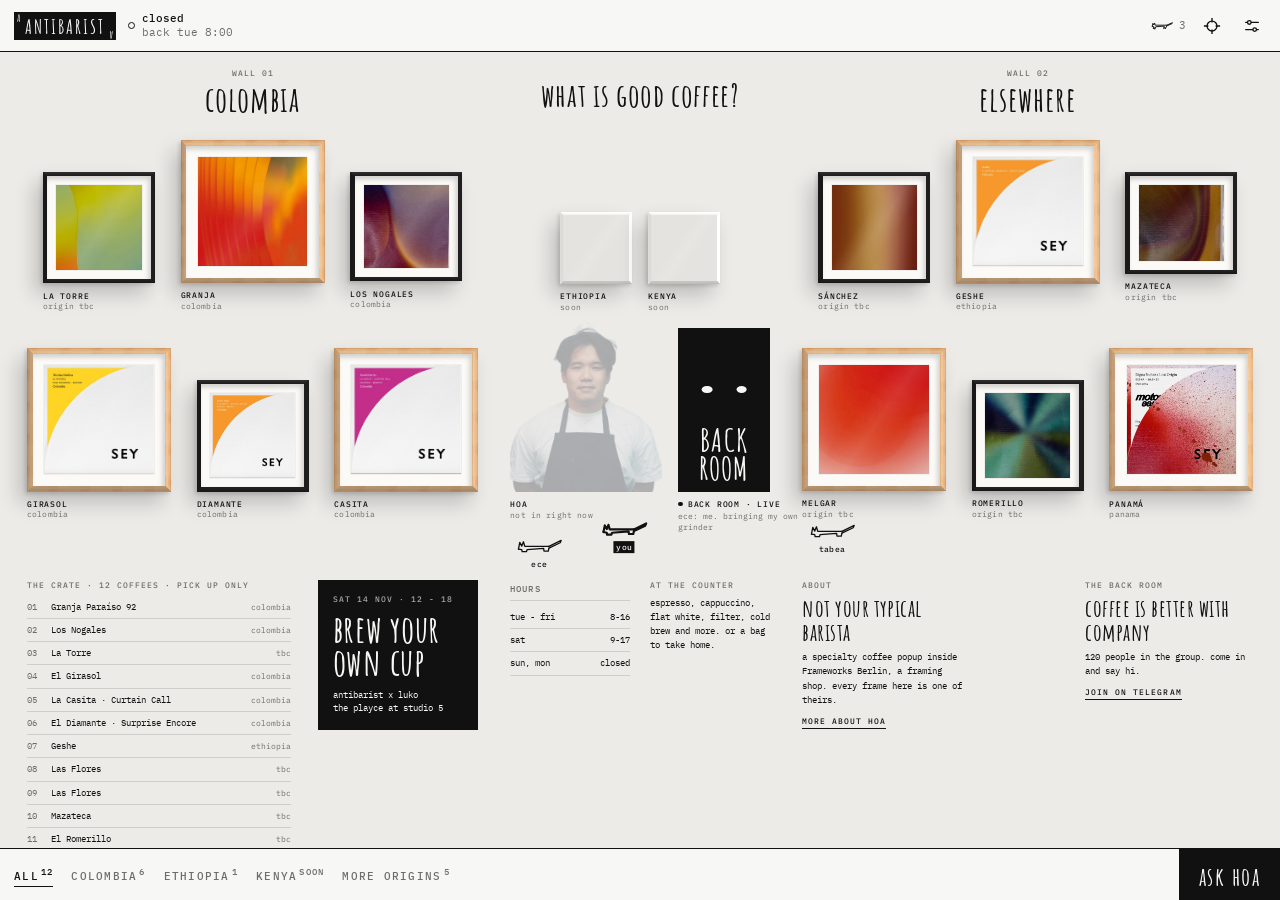
<file: index-v7.html>
<!DOCTYPE html>
<html lang="en">
<head>
<meta charset="utf-8">
<meta name="viewport" content="width=device-width, initial-scale=1, viewport-fit=cover">
<meta name="theme-color" content="#ecebe8">
<title>Antibarist · prototype v7</title>
<link rel="stylesheet" href="frameworks-frames/frames.css">
<script src="frameworks-frames/frames.js" defer></script>
<link rel="preconnect" href="https://fonts.googleapis.com">
<link rel="preconnect" href="https://fonts.gstatic.com" crossorigin>
<link href="https://fonts.googleapis.com/css2?family=Amatic+SC:wght@700&family=IBM+Plex+Mono:wght@400;500&display=swap" rel="stylesheet">
<style>
/* black and white interface. the coffees, labels, Hoa and the real Frameworks mouldings (frameworks-frames/) keep their colour */
:root{
  --paper:#ecebe8; --bar:#f7f7f5; --ink:#111; --mute:#6d6d6a; --line:#cfcecb; --soft:#dcdbd7;
  --title:'Amatic SC',cursive; --mono:'IBM Plex Mono',ui-monospace,monospace;
  --top:52px; --dock:52px;
  --sat:env(safe-area-inset-top,0px); --sab:env(safe-area-inset-bottom,0px);
}
*{box-sizing:border-box;margin:0;padding:0;-webkit-tap-highlight-color:transparent}
html,body{height:100%;background:var(--paper);color:var(--ink);font:400 13px/1.55 var(--mono);overflow:hidden;overscroll-behavior:none}
button{font:inherit;color:inherit;background:none;border:0;cursor:pointer;text-align:inherit}
a{color:inherit}
img{display:block;-webkit-user-drag:none;user-select:none}
.k{font:500 10.5px/1.3 var(--mono);text-transform:uppercase;letter-spacing:.12em;color:var(--mute)}

/* top */
.top{position:fixed;inset:0 0 auto 0;height:calc(var(--top) + var(--sat));padding:var(--sat) 14px 0;display:flex;align-items:center;gap:12px;z-index:40;background:var(--bar);border-bottom:1.5px solid var(--ink)}
.logo{background:var(--ink);color:var(--bar);font:700 20px/1 var(--title);letter-spacing:2px;padding:5px 11px 3px;position:relative;flex:none}
.logo i{font-style:normal;font-size:10px;position:absolute;left:3px;top:1px}
.logo i+i{left:auto;top:auto;right:3px;bottom:0;transform:rotate(180deg)}
.status{white-space:nowrap;font-size:11px;line-height:1.25;color:var(--mute);display:flex;align-items:center;gap:7px}
.status .d{width:7px;height:7px;border-radius:50%;background:var(--ink);border:1.5px solid var(--ink);flex:none}
body.closed .status .d{background:transparent}
.status b{font-weight:500;color:var(--ink);display:block}
.sp{flex:1}
.here{font-size:11px;color:var(--mute);display:flex;align-items:center;gap:6px}
.here svg{width:22px;height:11px}
.tune{width:28px;height:28px;display:grid;place-items:center}

/* the map: one big wall you can move around in every direction */
.map{position:fixed;left:0;right:0;top:calc(var(--top) + var(--sat));bottom:calc(var(--dock) + var(--sab));overflow:scroll;scrollbar-width:none;overscroll-behavior:contain;touch-action:pan-x pan-y;cursor:grab}
.map::-webkit-scrollbar{display:none}
.map.dragging{cursor:grabbing}
.map.dragging *{cursor:grabbing!important}
.world{position:relative;user-select:none;-webkit-user-select:none;margin:0 auto}
.it{position:absolute;cursor:pointer;transition:opacity .35s}
.it:focus{outline:none}
.it:focus-visible{outline:1.5px solid var(--ink);outline-offset:6px}
.world.filtering .it[data-r]:not(.on){opacity:.12}
.cap{font:500 10px/1.3 var(--mono);color:var(--ink);margin-top:9px;letter-spacing:.1em;text-transform:uppercase;white-space:nowrap}
.cap span{display:block;color:var(--mute);text-transform:none;letter-spacing:.02em;font-weight:400}
.spec img{width:100%;mix-blend-mode:multiply}
.h-wall{font:700 42px/.9 var(--title);letter-spacing:.02em;cursor:default;text-align:center}
.q-mid{font:700 40px/1 var(--title);letter-spacing:.02em;text-align:center;cursor:default}
.h-wall .k{display:block;margin-bottom:6px}
.quote-big{font:700 38px/1.02 var(--title);letter-spacing:.02em;cursor:default}
.quote-big .k{display:block;margin-top:10px}

/* the centre: Hoa + the back room */
.hoa img{width:100%}
body.closed .hoa img{opacity:.28}
.hoa .off{display:none}
body.closed .hoa .on{display:none}
body.closed .hoa .off{display:block}
.door{background:var(--ink);height:205px;position:relative}
.door .bk{position:absolute;left:0;right:0;bottom:14px;text-align:center;color:var(--bar);font:700 40px/.85 var(--title);letter-spacing:.04em}
.eyes{position:absolute;left:50%;top:62px;width:56px;height:30px;transform:translateX(-50%);display:flex;justify-content:space-between;align-items:center}
.eyes i{width:13px;height:9px;background:var(--bar);border-radius:50%;animation:blink 5.5s infinite}
@keyframes blink{0%,94%,100%{transform:scaleY(1)}96%{transform:scaleY(.1)}}
.live{margin-top:9px;width:150px}
.live b{display:block;font:500 10px/1.3 var(--mono);letter-spacing:.1em;text-transform:uppercase;white-space:nowrap}
.live b i{display:inline-block;width:6px;height:6px;border-radius:50%;background:var(--ink);margin-right:6px;vertical-align:1px;animation:pulse 2.4s infinite}
@keyframes pulse{50%{opacity:.25}}
.live span#lastMsg{display:block;font:400 10px/1.3 var(--mono);color:var(--mute);display:-webkit-box;-webkit-line-clamp:2;-webkit-box-orient:vertical;overflow:hidden;margin-top:2px}
.poster{background:var(--ink);color:var(--bar);padding:18px 18px 20px}
.poster .k{color:#a9a8a4}
.poster h3{font:700 46px/.88 var(--title);letter-spacing:.02em;margin:10px 0 12px}
.poster p{font-size:11px;line-height:1.5}
.block .t{font:700 30px/1 var(--title);letter-spacing:.02em;margin:6px 0 8px}
.block p{font-size:11.5px;line-height:1.55}
.block .u{display:inline-block;border-bottom:1px solid var(--ink);font:500 10.5px/1 var(--mono);letter-spacing:.12em;text-transform:uppercase;padding:12px 0 3px}
.hrs div{display:flex;justify-content:space-between;border-bottom:1px solid var(--line);padding:5px 0;font-size:11.5px}
.idx .row{display:flex;gap:10px;align-items:baseline;padding:5px 0;border-bottom:1px solid var(--line);font-size:11.5px;width:100%}
.idx .row i{font-style:normal;color:var(--mute);width:20px;flex:none}
.idx .row span{flex:1}
.idx .row em{font-style:normal;color:var(--mute);font-size:10px}

/* visitor cats walk anywhere on the map */
.cat{position:absolute;width:58px;transform:translate(-50%,-100%);cursor:pointer;z-index:30}
.cat svg{width:100%;height:auto;overflow:visible;display:block}
.cat svg path{fill:none;stroke:var(--ink);stroke-width:4;stroke-linecap:round;stroke-linejoin:round}
.cat.you svg path{stroke-width:6.5}
.cat .flip{transform-box:fill-box;transform-origin:center}
.cat.right .flip{transform:scaleX(-1)}
.cat .lb,.cat .ls{display:none}
.cat.walk .la{animation:la .38s steps(1) infinite}
.cat.walk .lb{display:inline;animation:lb .38s steps(1) infinite}
@keyframes la{50%{opacity:0}}
@keyframes lb{0%{opacity:0}50%{opacity:1}}
.cat.sit .la{display:none}.cat.sit .ls{display:inline}
.cat .tail{transform-box:view-box;transform-origin:100px 31px;animation:tail 2.4s ease-in-out infinite}
@keyframes tail{50%{transform:rotate(-8deg)}}
.cat .nm{position:absolute;left:50%;top:100%;transform:translateX(-50%);font:500 10px/1 var(--mono);color:var(--ink);white-space:nowrap;letter-spacing:.04em;margin-top:2px;padding:2px 3px}
.cat.you .nm{background:var(--ink);color:var(--bar)}

.pop{position:absolute;z-index:50;background:var(--bar);border:1.5px solid var(--ink);padding:14px 16px 16px;width:250px;transform:translate(-50%,-100%);cursor:default}
.pop .t{font:700 28px/1 var(--title)}
.pop p{font-size:12px;line-height:1.45;color:var(--mute);margin:4px 0 12px}
.pop input{font:400 14px var(--mono);border:0;border-bottom:1px solid var(--ink);width:100%;padding:6px 0;margin-bottom:12px;background:transparent;outline:0;color:var(--ink);user-select:text}
.pop .act{font:500 11px/1 var(--mono);text-transform:uppercase;letter-spacing:.1em;background:var(--ink);color:var(--bar);padding:10px 14px}

/* dock: region tabs + ask hoa, one row */
.dock{position:fixed;left:0;right:0;bottom:0;height:calc(var(--dock) + var(--sab));padding-bottom:var(--sab);z-index:40;background:var(--bar);border-top:1.5px solid var(--ink);display:flex}
.regions{flex:1;min-width:0;display:flex;gap:18px;overflow-x:auto;scrollbar-width:none;padding:0 14px;align-items:center}
.regions::-webkit-scrollbar{display:none}
.rg{flex:none;font:500 10.5px/1 var(--mono);text-transform:uppercase;letter-spacing:.12em;color:var(--mute);padding:5px 0;border-bottom:1.5px solid transparent}
.rg.on{color:var(--ink);border-color:var(--ink)}
.rg sup{font-size:9px;margin-left:2px}
.btn-ask{flex:none;background:var(--ink);color:var(--bar);font:700 25px/1 var(--title);letter-spacing:.06em;padding:3px 20px 0}

/* sheet */
.scrim{position:fixed;inset:0;background:rgba(0,0,0,.16);opacity:0;pointer-events:none;transition:opacity .3s;z-index:55}
.scrim.on{opacity:1;pointer-events:auto}
.sheet{position:fixed;left:0;right:0;bottom:0;height:88dvh;background:var(--bar);z-index:60;border-top:1.5px solid var(--ink);transform:translateY(102%);transition:transform .4s cubic-bezier(.3,.9,.3,1);display:flex;flex-direction:column}
.sheet.open{transform:none}
.sheet.short{height:auto;max-height:88dvh}
.grab{flex:none;height:22px;display:flex;justify-content:center;align-items:center;touch-action:none;cursor:grab}
.grab i{width:34px;height:3px;background:var(--line);border-radius:2px}
.shead{flex:none;display:flex;align-items:flex-start;padding:2px 18px 14px;gap:12px}
.shead .t{flex:1;min-width:0}
.shead h2{font:700 44px/.95 var(--title);letter-spacing:.02em;margin-top:6px}
.shead .sub{color:var(--mute);margin-top:4px;font-size:12px}
.x{font:500 10.5px var(--mono);text-transform:uppercase;letter-spacing:.12em;color:var(--mute);padding:6px 0 6px 10px}
.sbody{flex:1;overflow-y:auto;padding:0 18px calc(28px + var(--sab))}
.sbody p{margin-bottom:12px}
.rule{height:1px;background:var(--line);margin:18px 0}
.labelimg{margin:0 0 18px;background:var(--soft);padding:22px}
.labelimg img{width:72%;margin:0 auto;mix-blend-mode:multiply}
.rows div{display:flex;justify-content:space-between;gap:14px;padding:9px 0;border-bottom:1px solid var(--line)}
.rows dt{font:500 10.5px var(--mono);text-transform:uppercase;letter-spacing:.12em;color:var(--mute);padding-top:2px}
.rows dd{text-align:right}
.tbc{border-bottom:1px dashed var(--ink)}
.char{font:700 30px/1.1 var(--title);letter-spacing:.03em;margin:4px 0 16px}
.quote{font:700 26px/1.15 var(--title);letter-spacing:.02em;margin:6px 0 16px}
.quote+.k{margin-top:-8px}
.recipe{display:grid;grid-template-columns:repeat(4,1fr);margin:8px 0 6px;border-top:1px solid var(--line);border-bottom:1px solid var(--line)}
.recipe div{padding:10px 0 9px;font:500 9.5px var(--mono);text-transform:uppercase;letter-spacing:.1em;color:var(--mute);text-align:center}
.recipe div+div{border-left:1px solid var(--line)}
.recipe b{display:block;font:700 30px/1.05 var(--title);color:var(--ink);letter-spacing:0}
.note-ph{font-size:10.5px;color:var(--mute);margin:8px 0 20px}
.primary{display:block;width:100%;background:var(--ink);color:var(--bar);font:500 11.5px/1 var(--mono);text-transform:uppercase;letter-spacing:.14em;padding:16px;text-align:center;text-decoration:none}
.link{display:inline-block;font:500 11px/1 var(--mono);text-transform:uppercase;letter-spacing:.12em;border-bottom:1px solid currentColor;padding:14px 0 3px;margin-top:4px;text-decoration:none}
.acts{display:flex;flex-direction:column;align-items:flex-start;gap:4px}
.acts .primary{margin-bottom:6px}

/* crate */
.filters{display:flex;gap:16px;margin:0 0 16px;overflow-x:auto;scrollbar-width:none}
.crate{display:grid;grid-template-columns:1fr 1fr;gap:22px 14px}
.card .im{aspect-ratio:1;background:var(--soft) center/cover;margin-bottom:8px;box-shadow:inset 0 0 0 12px var(--soft),0 0 0 1.5px var(--ink)}
.card b{display:block;font:700 22px/1 var(--title);letter-spacing:.02em}
.card span{font-size:10.5px;color:var(--mute)}

/* events */
.ev{padding:4px 0 18px;border-bottom:1px solid var(--line);margin-bottom:18px}
.ev h4{font:700 32px/.95 var(--title);margin:8px 0 8px;letter-spacing:.02em}
.hours{width:100%;border-collapse:collapse;margin-bottom:14px}
.hours td{padding:8px 0;border-bottom:1px solid var(--line)}
.hours td:last-child{text-align:right}
.hours tr.today td{font-weight:500;text-decoration:underline}

/* chat */
.topics{flex:none;display:flex;gap:16px;overflow-x:auto;padding:0 18px;border-bottom:1px solid var(--line);scrollbar-width:none}
.topics::-webkit-scrollbar{display:none}
.topic{flex:none;font:500 10.5px/1 var(--mono);text-transform:uppercase;letter-spacing:.12em;color:var(--mute);padding:4px 0 10px;border-bottom:1px solid transparent;margin-bottom:-1px;white-space:nowrap}
.topic.on{color:var(--ink);border-color:var(--ink)}
.chat{flex:1;overflow-y:auto;padding:16px 18px;display:flex;flex-direction:column;gap:16px}
.m{max-width:86%}
.m .who{font:500 10px var(--mono);text-transform:uppercase;letter-spacing:.12em;color:var(--mute);margin-bottom:2px}
.m.h{padding-left:10px;border-left:2px solid var(--ink)}
.m.h .who{color:var(--ink)}
.m.me{align-self:flex-end;text-align:right}
.m.me .who{color:var(--ink)}
.sys{font-size:10.5px;color:var(--mute);border-bottom:1px solid var(--line);padding-bottom:12px}
.typing{font-size:11px;color:var(--mute)}
.compose{flex:none;display:flex;gap:12px;padding:10px 18px calc(12px + var(--sab));border-top:1px solid var(--line);align-items:center}
.compose input{flex:1;min-width:0;border:0;background:transparent;font:400 14px var(--mono);outline:0;padding:10px 0;color:var(--ink)}
.compose button{font:500 11px var(--mono);text-transform:uppercase;letter-spacing:.12em}
.locked{padding:40px 0;text-align:center}
.locked .quote{margin-bottom:8px}

/* ask hoa */
.hoa-head{display:flex;align-items:center;gap:12px;margin-bottom:16px}
.hoa-head img{width:54px;height:54px;object-fit:cover;object-position:50% 8%;border-radius:50%;background:var(--soft);border:1.5px solid var(--ink)}
.prog{display:flex;gap:4px;margin-bottom:18px}
.prog i{flex:1;height:2px;background:var(--line)}.prog i.on{background:var(--ink)}
.say{font:700 36px/1.02 var(--title);letter-spacing:.02em;margin-bottom:18px}
.opts button{display:flex;justify-content:space-between;align-items:center;width:100%;padding:15px 0;border-bottom:1px solid var(--line);font-size:13.5px}
.opts button:first-child{border-top:1px solid var(--line)}
.opts button::after{content:"→";color:var(--mute)}
.opts button:active{background:var(--soft)}
.pick{display:flex;gap:14px;align-items:center;padding:12px 0;border-bottom:1px solid var(--line);width:100%}
.pick .im{width:64px;height:64px;flex:none;background:var(--soft) center/cover;box-shadow:inset 0 0 0 6px var(--soft),0 0 0 1.5px var(--ink)}
.pick b{font:700 24px/1 var(--title);display:block;letter-spacing:.02em}
.pick span{font-size:11px;color:var(--mute)}

/* toast, demo */
.toast{position:fixed;left:14px;right:14px;top:calc(var(--top) + var(--sat) + 8px);z-index:90;background:var(--ink);color:var(--bar);font-size:11.5px;padding:10px 14px;opacity:0;transform:translateY(-6px);transition:.25s;pointer-events:none;text-align:center}
.toast.on{opacity:1;transform:none}
.demo{position:fixed;right:10px;top:calc(var(--top) + var(--sat) + 4px);z-index:45;background:var(--bar);border:1.5px solid var(--ink);padding:10px 14px;display:none;flex-direction:column;width:240px}
.demo.on{display:flex}
.demo button{padding:9px 0;border-bottom:1px solid var(--line);font-size:12px}
.demo button:last-child{border:0}

@media (min-width:900px){
  .sheet{left:auto;right:0;top:calc(var(--top) + var(--sat));bottom:0;width:420px;height:auto;max-height:none;border-top:0;border-left:1.5px solid var(--ink);transform:translateX(102%)}
  .sheet.open{transform:none}
  .grab{display:none}
  .shead{padding-top:20px}
  .scrim{background:transparent}
  .toast{left:50%;right:auto;transform:translate(-50%,-6px);width:420px}
  .toast.on{transform:translate(-50%,0)}
}
@media (prefers-reduced-motion:reduce){*{animation:none!important;transition:none!important}}
</style>
</head>
<body>

<header class="top">
  <div class="logo"><i>A</i>ANTIBARIST<i>A</i></div>
  <div class="status"><span class="d"></span><div id="statusTxt"></div></div>
  <div class="sp"></div>
  <button class="here" id="hereBtn" aria-label="people here now"><svg viewBox="0 0 140 60"><path d="M8 36 L12 16 L18 27 L23 14 L27 28 L100 28 M100 28 L137 12 L134 18 L100 33 M8 36 L18 38 L14 52 L22 44 L24 54 L30 38 L84 34 L80 50 L88 42 L90 52 L100 33" fill="none" stroke="#111" stroke-width="6" stroke-linecap="round" stroke-linejoin="round"/></svg><span id="hereN">0</span></button>
  <button class="tune" id="homeBtn" aria-label="back to the counter"><svg width="18" height="18" viewBox="0 0 20 20" fill="none" stroke="#111" stroke-width="1.5"><circle cx="10" cy="10" r="5.5"/><path d="M10 1v5M10 14v5M1 10h5M14 10h5"/></svg></button>
  <button class="tune" id="demoBtn" aria-label="demo controls"><svg width="18" height="18" viewBox="0 0 20 20" fill="none" stroke="#111" stroke-width="1.5" stroke-linecap="round"><path d="M3 6h14M3 14h14"/><circle cx="7" cy="6" r="2" fill="#f7f7f5"/><circle cx="13" cy="14" r="2" fill="#f7f7f5"/></svg></button>
</header>

<div class="demo" id="demo">
  <span class="k" style="margin-bottom:4px">demo controls</span>
  <button data-d="in">someone opens the site</button>
  <button data-d="out">someone leaves</button>
  <button data-d="msg">fake Telegram message</button>
  <button data-d="open">switch open / closed</button>
</div>

<main class="map" id="map">
  <div class="world" id="world"></div>
</main>

<nav class="dock">
  <div class="regions" id="regions"></div>
  <button class="btn-ask" id="askBtn">ask hoa</button>
</nav>

<div class="scrim" id="scrim"></div>
<aside class="sheet" id="sheet" aria-hidden="true">
  <div class="grab" id="grab"><i></i></div>
  <div class="shead"><div class="t" id="shead"></div><button class="x" id="sclose">close</button></div>
  <div id="sslot" style="flex:1;min-height:0;display:flex;flex-direction:column"></div>
</aside>
<div class="toast" id="toast"></div>

<script>
const $=id=>document.getElementById(id);
const map=$('map'),world=$('world'),sheet=$('sheet'),sslot=$('sslot');
const esc=s=>String(s).replace(/[&<>"]/g,c=>({'&':'&amp;','<':'&lt;','>':'&gt;','"':'&quot;'}[c]));
const pick=a=>a[Math.floor(Math.random()*a.length)];

/* ================= DATA ================= */
// labels Hoa sent. origin:null = still to confirm. short = name in the caption
const COFFEES={
  granja:{short:'granja',farm:'Granja Paraíso 92',producer:'Wilton Benitez',variety:'Orange Bourbon',process:'Fermentation washed',character:['silky','velvety','sirupy'],roaster:'liquid dream.',origin:'Colombia',region:'colombia'},
  nogales:{short:'los nogales',farm:'Los Nogales',producer:'Oscar Hernández',variety:'Bourbon Pimienta',process:'Anaerobic washed',character:['sparkling','juicy','complex'],roaster:'liquid dream.',origin:'Colombia',region:'colombia'},
  latorre:{short:'la torre',farm:'La Torre',producer:'Marleny Imbachi',variety:'Gesha',process:'Washed',character:['juicy','delicate','floral'],roaster:'liquid dream.',origin:null,region:'colombia'},
  girasol:{short:'girasol',farm:'El Girasol',producer:'Nicolas Medina',variety:'Pink Bourbon',process:'Washed',character:[],roaster:'SEY',origin:'Colombia',region:'colombia'},
  casita:{short:'casita',farm:'La Casita · Curtain Call',producer:'David Berrio',variety:'Chiroso',process:'Washed',character:[],roaster:'SEY',origin:'Colombia',region:'colombia'},
  diamante:{short:'diamante',farm:'El Diamante · Surprise Encore',producer:'Duber Mejia',variety:'Chiroso',process:'Washed',character:[],roaster:'SEY',origin:'Colombia',region:'colombia'},
  geshe:{short:'geshe',farm:'Geshe',producer:'',variety:'Ethiopian Landrace',process:'White honey',character:[],roaster:'SEY',origin:'Ethiopia',region:'ethiopia'},
  jaime:{short:'sánchez',farm:'Las Flores',producer:'Jaime Sánchez',variety:'Gesha',process:'Washed',character:['crisp','floral','vibrant'],roaster:'liquid dream.',origin:null,region:'more'},
  fernando:{short:'melgar',farm:'Las Flores',producer:'Fernando Melgar',variety:'Gesha',process:'Natural',character:['velvety','smooth','floral'],roaster:'liquid dream.',origin:null,region:'more'},
  mazateca:{short:'mazateca',farm:'Mazateca',producer:'Renato Martínez',variety:'Typica',process:'Washed',character:['juicy','winey','velvety'],roaster:'liquid dream.',origin:null,region:'more'},
  romerillo:{short:'romerillo',farm:'El Romerillo',producer:'Clever Acosta',variety:'Sidra',process:'Washed',character:['crisp','elegant','floral'],roaster:'liquid dream.',origin:null,region:'more'},
  panama:{short:'panamá',farm:'Digna Nuñez x Lost Origin',producer:'Digna Nuñez',variety:'Gesha',process:'Washed',character:[],roaster:'SEY',origin:'Panama',region:'more'}
};
const REGIONS=[['all','all'],['colombia','colombia'],['ethiopia','ethiopia'],['kenya','kenya'],['more','more origins']];
const NAMES=['mila','jonas','ece','luca','noor','sami','kai','yuki','ben','tabea'];
const FROM=['Neukölln','Kreuzberg','Wedding','Hamburg','Milano','Lisbon','Friedrichshain','Moabit'];

/* ================= THE WALL =================
   laid out like the shop, without drawing the room: a wall of frames on each side, the back room door and Hoa in the middle,
   the rest below. frames hang in rows on one shared bottom line, centred on their wall, with even gaps.
   big frames = oak, small frames = black (real Frameworks mouldings, frameworks-frames/README.md) */
const GAP=32,M=120,COLGAP=40,BIG=180,SMALL=140;
const WALLS={
  colombia:[['latorre','granja','nogales'],['girasol','diamante','casita']],
  elsewhere:[['jaime','geshe','mazateca'],['fernando','romerillo','panama']]
};
const ROW_BOTTOM=[290,550]; // the shared bottom line of each row
const sizeOf=(row,i)=>((row+i)%2===0?SMALL:BIG); // small, big, small / big, small, big
const wallW=Math.max(...[0,1].map(r=>[0,1,2].reduce((s,i)=>s+sizeOf(r,i),0)+2*GAP)); // widest row
const CENTRE_W=325;
const X={left:M,centre:M+wallW+COLGAP,right:M+wallW+COLGAP+CENTRE_W+COLGAP};
const WORLD={w:X.right+wallW+M,h:1100};
const CX=X.centre+CENTRE_W/2;
const REGION_AT={all:[CX,330],colombia:[X.left+wallW/2,330],ethiopia:[X.right+wallW/2,300],kenya:[CX,260],more:[X.right+wallW/2,330]};

function put(x,y,w,html,cls='',attrs){
  const el=document.createElement('div');
  el.className='it '+cls;el.style.cssText=`left:${x}px;top:${y}px;width:${w}px`;
  el.innerHTML=html;
  attrs&&Object.entries(attrs).forEach(([k,v])=>el.setAttribute(k,v));
  world.appendChild(el);return el;
}
const kbd=el=>{el.tabIndex=0;el.setAttribute('role','button');el.addEventListener('keydown',e=>{if(e.key==='Enter'||e.key===' '){e.preventDefault();el.click()}});return el};
const BLANK='data:image/svg+xml,'+encodeURIComponent('<svg xmlns="http://www.w3.org/2000/svg" width="400" height="400"><rect width="400" height="400" fill="#e4e3df"/></svg>');
const capOf=c=>`<div class="cap">${esc(c.short)}<span>${esc(c.origin?c.origin.toLowerCase():'origin tbc')}</span></div>`;

function hangWall(rows,x0){
  rows.forEach((row,r)=>{
    const sizes=row.map((_,i)=>sizeOf(r,i)),rowW=sizes.reduce((a,b)=>a+b,0)+GAP*(row.length-1);
    let x=x0+(wallW-rowW)/2;
    row.forEach((id,i)=>{
      const c=COFFEES[id],w=sizes[i];
      // square art: the frame is w x w, so the top is the bottom line minus w
      const el=kbd(put(x,ROW_BOTTOM[r]-w,w,`<img src="img/${id}-art.jpg" data-frame="${w===BIG?'oak':'black'}" data-mount="white" data-k=".05" style="width:${w}px" alt="${esc(c.farm)}">`+capOf(c),'fr',{'data-r':c.region}));
      el.onclick=()=>openCoffee(id);
      x+=w+GAP;
    });
  });
}

function buildMap(){
  world.style.width=WORLD.w+'px';world.style.height=WORLD.h+'px';
  hangWall(WALLS.colombia,X.left);
  hangWall(WALLS.elsewhere,X.right);
  put(X.left,20,wallW,`<span class="k">wall 01</span>colombia`,'h-wall');
  put(X.right,20,wallW,`<span class="k">wall 02</span>elsewhere`,'h-wall');

  // the middle: Hoa's question, two small "soon" frames above the door, Hoa, the back room
  put(X.centre,34,CENTRE_W,`what is good coffee?`,'q-mid');
  [['ethiopia',CX-100],['kenya',CX+10]].forEach(([r,x])=>{
    kbd(put(x,ROW_BOTTOM[0]-90,90,`<img src="${BLANK}" data-frame="white" data-mount="none" data-k=".05" style="width:90px" alt="${r} coming soon"><div class="cap">${r}<span>soon</span></div>`,'fr',{'data-r':r})).onclick=()=>toast(`${r} is coming soon. ask Hoa in the back room`);
  });
  kbd(put(X.centre,ROW_BOTTOM[1]-216,190,`<img src="img/hoa-cut.png" alt="Hoa"><div class="cap">hoa<span class="on">behind the counter · tap to ask</span><span class="off">not in right now</span></div>`,'hoa',{id:'hoaFig'})).onclick=()=>openAsk();
  kbd(put(X.centre+210,ROW_BOTTOM[1]-205,115,`<div class="door"><button class="eyes" id="meow" aria-label="meow-meow"><i></i><i></i></button><div class="bk">BACK<br>ROOM</div></div><div class="live"><b><i></i><span id="chatTag">back room · live</span></b><span id="lastMsg"></span></div>`,'',{id:'door'})).onclick=()=>openChat();
  $('meow').onclick=e=>{e.stopPropagation();showPop($('meow'),`<div class="t">meow-meow</div><p>lives in the back room. you mostly see her eyes. the tip jar is hers.</p><button class="act" id="treat">give a treat</button>`,()=>{$('treat').onclick=()=>{closePop();toast('thank you · in the real version this is a €1 tip for Hoa')}})};

  // below: the crate, what's on, the counter menu, hours, about, telegram. one row, tops aligned
  const Y=660;
  const idx=put(X.left,Y,330,`<div class="block idx"><div class="k" style="margin-bottom:6px">the crate · ${Object.keys(COFFEES).length} coffees · pick up only</div>${Object.entries(COFFEES).map(([id,c],i)=>`<button class="row" data-id="${id}"><i>${String(i+1).padStart(2,'0')}</i><span>${esc(c.farm)}</span><em>${esc(c.origin?c.origin.toLowerCase():'tbc')}</em></button>`).join('')}<span class="u">see all with filters</span></div>`);
  idx.style.cursor='default';
  idx.querySelectorAll('.row').forEach(b=>b.onclick=()=>openCoffee(b.dataset.id));
  idx.querySelector('.u').onclick=()=>openCrate();idx.querySelector('.u').style.cursor='pointer';
  kbd(put(X.left+wallW-200,Y,200,`<div class="poster"><div class="k">sat 14 nov · 12 - 18</div><h3>brew your<br>own cup</h3><p>antibarist x luko<br>the playce at studio 5</p></div>`)).onclick=()=>openEvents();
  kbd(put(X.centre,Y,150,`<div class="block hrs"><div class="k" style="margin-bottom:6px">hours</div><div><span>tue - fri</span><span>8-16</span></div><div><span>sat</span><span>9-17</span></div><div><span>sun, mon</span><span>closed</span></div></div>`)).onclick=()=>openEvents();
  kbd(put(X.centre+175,Y,150,`<div class="block"><div class="k">at the counter</div><p style="margin-top:6px">espresso, cappuccino, flat white, filter, cold brew and more. or a bag to take home.</p></div>`)).onclick=()=>openAsk();
  kbd(put(X.right,Y,210,`<div class="block"><div class="k">about</div><div class="t">not your typical barista</div><p>a specialty coffee popup inside Frameworks Berlin, a framing shop. every frame here is one of theirs.</p><span class="u">more about hoa</span></div>`)).onclick=()=>openAbout();
  kbd(put(X.right+wallW-210,Y,210,`<div class="block"><div class="k">the back room</div><div class="t">coffee is better with company</div><p>120 people in the group. come in and say hi.</p><span class="u">join on telegram</span></div>`)).onclick=()=>window.open('https://t.me/antibarist','_blank','noopener');
  setLast();
}
function setLast(){const m=[...log].reverse().find(m=>!m.sys);$('lastMsg')&&($('lastMsg').textContent=m?`${m.who}: ${m.t}`:'')}

/* moving around: native scroll on touch + trackpad, drag with the mouse. the wall is a little smaller on phones */
let Z=1;
function setZoom(){Z=isDesk()?Math.max(.8,Math.min(1,map.clientWidth/WORLD.w)):.85;world.style.zoom=Z}
function centerOn(x,y,smooth=true){
  map.scrollTo({left:x*Z-map.clientWidth/2,top:y*Z-map.clientHeight/2,behavior:smooth?'smooth':'auto'});
}
(()=>{let d=null,moved=false;
  map.addEventListener('pointerdown',e=>{if(e.pointerType!=='mouse'||e.button||e.target.closest('.pop'))return;d={x:e.clientX,y:e.clientY,l:map.scrollLeft,t:map.scrollTop};moved=false});
  addEventListener('pointermove',e=>{if(!d)return;const dx=e.clientX-d.x,dy=e.clientY-d.y;
    if(!moved&&Math.abs(dx)+Math.abs(dy)>5){moved=true;map.classList.add('dragging')}
    if(moved){map.scrollLeft=d.l-dx;map.scrollTop=d.t-dy}});
  addEventListener('pointerup',()=>{d=null;map.classList.remove('dragging')});
  map.addEventListener('click',e=>{if(moved){e.stopPropagation();e.preventDefault();moved=false}},true);
})();

/* ================= HELPERS ================= */
function toast(t,ms=2600){const el=$('toast');el.textContent=t;el.classList.add('on');clearTimeout(toast.t);toast.t=setTimeout(()=>el.classList.remove('on'),ms)}
const isDesk=()=>innerWidth>=900;

/* ================= REGIONS ================= */
let region='all';
function renderRegions(){
  const n=r=>r==='all'?Object.keys(COFFEES).length:Object.values(COFFEES).filter(c=>c.region===r).length;
  $('regions').innerHTML=REGIONS.map(([r,t])=>`<button class="rg ${region===r?'on':''}" data-r="${r}">${t}<sup>${n(r)||'soon'}</sup></button>`).join('');
  $('regions').querySelectorAll('.rg').forEach(b=>b.onclick=()=>setRegion(b.dataset.r));
}
function setRegion(r){
  region=(region===r&&r!=='all')?'all':r;
  world.classList.toggle('filtering',region!=='all');
  world.querySelectorAll('.it[data-r]').forEach(f=>f.classList.toggle('on',f.dataset.r===region));
  renderRegions();
  centerOn(...REGION_AT[region]);
}

/* ================= SHEET ================= */
let sheetName=null;
function openSheet(head,body,o={}){
  $('shead').innerHTML=head;sslot.innerHTML=body;
  sheet.classList.toggle('short',!!o.short);
  sheet.classList.add('open');sheet.setAttribute('aria-hidden','false');$('scrim').classList.add('on');
  sheetName=o.name||null;closePop();
}
function closeSheet(){sheet.classList.remove('open');sheet.setAttribute('aria-hidden','true');$('scrim').classList.remove('on');sheetName=null}
$('sclose').onclick=closeSheet;$('scrim').onclick=closeSheet;
addEventListener('keydown',e=>{if(e.key==='Escape'){closeSheet();closePop()}});
(()=>{let y0=null,dy=0;const g=$('grab');
 g.addEventListener('pointerdown',e=>{y0=e.clientY;dy=0;g.setPointerCapture(e.pointerId);sheet.style.transition='none'});
 g.addEventListener('pointermove',e=>{if(y0===null)return;dy=Math.max(0,e.clientY-y0);sheet.style.transform=`translateY(${dy}px)`});
 g.addEventListener('pointerup',()=>{sheet.style.transition='';sheet.style.transform='';if(dy>80)closeSheet();y0=null});
})();
const head=(k,t,sub)=>`<div class="k">${k}</div><h2>${t}</h2>${sub?`<div class="sub">${sub}</div>`:''}`;

/* ================= COFFEE ================= */
let bag=0;
function openCoffee(id){
  const c=COFFEES[id];
  const body=`<div class="sbody">
    <div class="labelimg"><img src="img/${id}-label.jpg" alt="${esc(c.roaster)} label"></div>
    ${c.character.length?`<div class="char">${c.character.join(' · ')}</div>`:''}
    <dl class="rows">
      <div><dt>roaster</dt><dd>${esc(c.roaster)}</dd></div>
      <div><dt>origin</dt><dd>${c.origin||'<span class="tbc">to confirm</span>'}</dd></div>
      <div><dt>variety</dt><dd>${esc(c.variety)}</dd></div>
      <div><dt>process</dt><dd>${esc(c.process)}</dd></div>
    </dl>
    <div class="rule"></div>
    <div class="k" style="margin-bottom:6px">Hoa's note</div>
    <div class="quote">"${c.variety.includes('Gesha')?'light and flowery. drink it black and let it cool a bit.':/anaerobic|ferment/i.test(c.process)?'a wild one. try it as filter first.':'clean and sweet. a good place to start.'}"</div>
    <div class="k" style="margin:4px 0 0">how he brews it</div>
    <div class="recipe"><div><b>15g</b>coffee</div><div><b>250g</b>water</div><div><b>93°</b>temp</div><div><b>2:45</b>time</div></div>
    <p class="note-ph">pick up only, at Frameworks. note, recipe and price are placeholders for Hoa to fill in</p>
    <div class="acts"><button class="primary" id="addBag">hold a bag for pickup</button><button class="link" id="askHoa">ask Hoa about this coffee</button></div>
  </div>`;
  openSheet(head((c.origin||'origin to confirm')+' · '+c.roaster,esc(c.farm),c.producer?esc(c.producer):''),body,{name:'coffee'});
  $('addBag').onclick=()=>openHold(id);
  $('askHoa').onclick=()=>openChat(`hey Hoa, how do you brew the ${c.farm}?`);
}

/* ================= HOLD FOR PICKUP =================
   no online shop: you ask Hoa to keep a bag, you pay at the counter. demo only, nothing is sent yet */
function pickupDays(){
  const out=[],names=['sun','mon','tue','wed','thu','fri','sat'];let d=berlin().day;
  for(let i=1;out.length<3&&i<10;i++){const k=(d+i)%7;if(k>=2&&k<=6)out.push(i===1?'tomorrow':names[k])}
  return out;
}
function openHold(id){
  const c=COFFEES[id];
  openSheet(head('hold for pickup',esc(c.farm),'Hoa keeps a bag for you at Frameworks. you pay at the counter.'),`<div class="sbody">
    <div class="k" style="margin-bottom:4px">when do you come by?</div>
    <div class="opts">${pickupDays().map(d=>`<button data-d="${d}">${d}</button>`).join('')}</div>
    <div class="k" style="margin:18px 0 0">your name</div>
    <div class="compose" style="padding:0;border:0;border-bottom:1px solid var(--line)"><input id="holdNm" placeholder="so Hoa knows it's yours" value="${myName?esc(myName):''}" autocomplete="off"></div>
    <p class="note-ph">price and how many bags are left come from Hoa later</p></div>`,{short:1});
  sslot.querySelectorAll('[data-d]').forEach(b=>b.onclick=()=>{
    const nm=$('holdNm').value.trim();if(!nm){$('holdNm').focus();toast('add your name first');return}
    myName=myName||nm.toLowerCase().slice(0,14);youCat&&(youCat.el.querySelector('.nm').textContent=myName);
    closeSheet();toast(`Hoa keeps a bag of ${c.farm} for ${nm} till ${b.dataset.d}. pay at the counter`,3600);
  });
}

/* ================= CRATE ================= */
function openCrate(f='all'){
  const ids=Object.keys(COFFEES).filter(id=>f==='all'||COFFEES[id].region===f);
  const body=`<div class="sbody"><div class="filters">${REGIONS.filter(r=>r[0]!=='kenya').map(([r,t])=>`<button class="rg ${f===r?'on':''}" data-f="${r}">${t}</button>`).join('')}</div>
    <div class="crate">${ids.map(id=>{const c=COFFEES[id];return `<button class="card" data-id="${id}"><div class="im" style="background-image:url(img/${id}-art.jpg)"></div><b>${esc(c.farm)}</b><span>${esc(c.origin||'origin tbc')} · ${esc(c.roaster)}</span></button>`}).join('')}</div></div>`;
  openSheet(head('the crate','everything on the wall',`${Object.keys(COFFEES).length} coffees`),body);
  sslot.querySelectorAll('[data-f]').forEach(b=>b.onclick=()=>openCrate(b.dataset.f));
  sslot.querySelectorAll('.card').forEach(b=>b.onclick=()=>openCoffee(b.dataset.id));
}

/* ================= EVENTS / ABOUT ================= */
const HOURS=[['Mon','closed'],['Tue','8 - 16'],['Wed','8 - 16'],['Thu','8 - 16'],['Fri','8 - 16'],['Sat','9 - 17'],['Sun','closed']];
function openEvents(){
  const idx=(berlin().day+6)%7;
  const body=`<div class="sbody">
   <div class="ev"><div class="k">sat 14 nov · 12 - 18 · the playce at studio 5</div><h4>Antibarist x Luko<br>brew your own cup</h4><p>the biggest coffee selection in Berlin. pick a bean, pick a brewer, make your own cup.</p><button class="link" onclick="toast('saved · in the real version this goes to your calendar')">I'm coming</button></div>
   <div class="ev"><div class="k">every few weeks</div><h4>cupping club</h4><p>5 to 8 coffees side by side, no experience needed. the next date is posted in the back room.</p></div>
   <div class="k" style="margin-bottom:4px">opening hours · Frameworks Berlin, Kreuzberg</div>
   <table class="hours">${HOURS.map((d,i)=>`<tr class="${i===idx?'today':''}"><td>${d[0]}${i===idx?' · today':''}</td><td>${d[1]}</td></tr>`).join('')}</table></div>`;
  openSheet(head('the counter',"what's on"),body);
}
function openAbout(){
  const body=`<div class="sbody">
   <div class="quote">"What is good coffee? This question has been following me since my early days."</div>
   <div class="k">Hoa</div>
   <div class="rule"></div>
   <p>Hoa started at a place where nobody cared about the coffee. The service was warm, the coffee was not. So he did his own research, visited the coffee shops people recommended, and made up his own mind.</p>
   <p>Antibarist is the result: a specialty coffee popup inside Frameworks Berlin, a framing shop in Kreuzberg. A space to share what he finds with others, over coffee.</p>
   <div class="rule"></div>
   <p style="color:var(--mute)">the eyes in the back room belong to meow-meow, she lives here. every line cat is a real person on this site right now. the one with the black name tag is you.</p>
   <div class="acts" style="margin-top:14px"><a class="primary" href="https://t.me/antibarist" target="_blank" rel="noopener">join on telegram</a></div></div>`;
  openSheet(head('about','not your typical barista'),body);
}

/* ================= ASK HOA ================= */
const Q=[
  {q:'how do you make coffee at home?',a:[['espresso machine','esp'],['filter: V60, Chemex, AeroPress','fil'],['moka pot','moka'],["I don't. I come here.",'any']]},
  {q:'what do you want to taste?',a:[['fruit. berries, citrus, juice','fruit'],['flowers. jasmine, tea','floral'],['sweet. chocolate, caramel','sweet'],['surprise me','any']]},
  {q:'how wild can it be?',a:[['keep it clean and classic','clean'],['a little funky is fine','funky1'],['the weirder the better','funky2']]},
  {q:'light like tea, or heavy and syrupy?',a:[['light','light'],['somewhere in between','mid'],['heavy','heavy']]}
];
function tags(c){
  const t=new Set(),w=c.character.join(' ');
  if(/juicy|vibrant|sparkling|winey|crisp/.test(w))t.add('fruit');
  if(/floral|delicate|elegant/.test(w))t.add('floral');
  if(/silky|velvety|smooth|sirupy/.test(w))t.add('sweet');
  if(/crisp|delicate|elegant|vibrant/.test(w))t.add('light');
  if(/sirupy|silky|winey|complex/.test(w))t.add('heavy');
  if(!c.character.length){ // no words on the label: go by variety
    if(/Gesha|Chiroso|Landrace/.test(c.variety)){t.add('floral');t.add('light')}
    if(/Pink Bourbon|Chiroso|Landrace/.test(c.variety))t.add('fruit');
  }
  const p=c.process.toLowerCase();
  t.add(/anaerobic|ferment/.test(p)?'funky2':/natural|honey/.test(p)?'funky1':'clean');
  return t;
}
let answers=[];
function openAsk(step=-1){
  const face=`<div class="hoa-head"><img src="img/hoa-cut.png" alt=""><div><div style="font:700 24px/1 var(--title)">Hoa</div><div class="k">behind the counter</div></div></div>`;
  if(step===-1){
    answers=[];
    openSheet(head('ask hoa','what is good coffee?'),`<div class="sbody">${face}<p>No milk questions. Just four questions about what you like, then I tell you which coffee on the wall to try.</p><div class="acts" style="margin-top:18px"><button class="primary" id="go">start</button></div></div>`,{short:1});
    $('go').onclick=()=>openAsk(0);return;
  }
  if(step===Q.length)return askResult();
  const q=Q[step];
  openSheet(head('ask hoa',`question ${step+1} of ${Q.length}`),`<div class="sbody">${face}<div class="prog">${Q.map((_,i)=>`<i class="${i<=step?'on':''}"></i>`).join('')}</div><div class="say">${q.q}</div><div class="opts">${q.a.map(a=>`<button data-v="${a[1]}">${a[0]}</button>`).join('')}</div></div>`,{short:1});
  sslot.querySelectorAll('[data-v]').forEach(b=>b.onclick=()=>{answers[step]=b.dataset.v;openAsk(step+1)});
}
function askResult(){
  const [brew,taste,wild,body]=answers;
  const scored=Object.entries(COFFEES).map(([id,c])=>{
    const t=tags(c);let s=Math.random()*.3;
    if(taste!=='any'&&t.has(taste))s+=3;
    if(t.has(wild))s+=2; else if(wild==='funky2'&&t.has('funky1'))s+=1;
    if(body==='light'&&t.has('light'))s+=1.5;
    if(body==='heavy'&&t.has('heavy'))s+=1.5;
    if(body==='mid'&&!t.has('light')&&!t.has('heavy'))s+=1;
    if((brew==='esp'||brew==='moka')&&(t.has('sweet')||t.has('heavy')))s+=1;
    if(brew==='fil'&&(t.has('floral')||t.has('light')))s+=1;
    return {id,c,s};
  }).sort((a,b)=>b.s-a.s);
  const top=scored[0],more=scored.slice(1,3);
  const why={fruit:'It tastes like fruit',floral:'It is light and flowery',sweet:'It is sweet and round',any:'It is one of my favourites right now'}[taste];
  const how={esp:'pull it as espresso',fil:'brew it as filter',moka:'it works on a moka pot',any:'come by and I make it for you'}[brew];
  const body2=`<div class="sbody">
    <div class="labelimg"><img src="img/${top.id}-label.jpg" alt=""></div>
    <div class="quote">"Try ${esc(top.c.farm)}. ${why}, and ${how}."</div><div class="k">Hoa</div>
    <div class="acts" style="margin:18px 0 22px"><button class="primary" id="seeTop">see this coffee</button><button class="link" id="talk">talk to Hoa about it</button></div>
    <div class="k" style="margin-bottom:4px">also try</div>
    ${more.map(m=>`<button class="pick" data-id="${m.id}"><div class="im" style="background-image:url(img/${m.id}-art.jpg)"></div><div><b>${esc(m.c.farm)}</b><span>${esc(m.c.variety)} · ${esc(m.c.process)}</span></div></button>`).join('')}
    <button class="link" id="again" style="margin-top:14px">ask again</button></div>`;
  openSheet(head('ask hoa','your coffee'),body2);
  $('seeTop').onclick=()=>openCoffee(top.id);$('again').onclick=()=>openAsk(0);
  $('talk').onclick=()=>openChat(`hey Hoa, you told me to try the ${top.c.farm}. `);
  sslot.querySelectorAll('.pick').forEach(b=>b.onclick=()=>openCoffee(b.dataset.id));
}

/* ================= CHAT ================= */
const TOPICS=[['Café Window',1],['Cupping Club'],['Brewing Recipes'],['Coffee Review'],['Beanexchange'],['Coffee Memes']];
let myName=null;
let log=[
  {sys:'the back room. coffee is better with company, so pull up a chair. this is the Café Window topic of the Antibarist Telegram group, messages go both ways.'},
  {who:'mila',t:'is the Granja Paraíso still there? it tasted like orange juice',at:'09:41'},
  {who:'Hoa',t:'yes, 3 bags left. come before saturday',at:'09:44',hoa:1},
  {who:'jonas',t:'who is going to brew your own cup on the 14th?',at:'10:12'},
  {who:'ece',t:'me. bringing my own grinder',at:'10:15'}
];
let unread=0;
const hm=()=>{const b=berlin();return String(b.h).padStart(2,'0')+':'+String(b.m).padStart(2,'0')};
const msgHTML=m=>m.sys?`<div class="sys">${esc(m.sys)}</div>`:`<div class="m ${m.hoa?'h':''} ${m.me?'me':''}"><div class="who">${esc(m.who)} · ${m.at}${m.me?' · sent':''}</div>${esc(m.t)}</div>`;
function openChat(prefill=''){
  unread=0;badge();
  const n=cats.filter(c=>!c.you).length;
  const body=`<div class="topics">${TOPICS.map((t,i)=>`<button class="topic ${i===0?'on':''}" data-i="${i}">${t[0]}</button>`).join('')}</div>
   <div class="chat" id="chat">${log.map(msgHTML).join('')}</div>
   <form class="compose" id="compose"><input id="cin" placeholder="write to Hoa and the group" autocomplete="off" enterkeyhint="send"><button>send</button></form>`;
  openSheet(head('live · linked to telegram','the back room',`Hoa + ${n} people here now`),body,{name:'chat'});
  $('chat').scrollTop=1e6;
  const cin=$('cin');cin.value=prefill;if(isDesk())setTimeout(()=>cin.focus(),400);
  $('compose').onsubmit=e=>{e.preventDefault();const v=cin.value.trim();if(!v)return;cin.value='';
    push({who:myName||'you',t:v,at:hm(),me:1});youCat&&youCat.say(v.length>18?v.slice(0,16)+'…':v);reply(v)};
  sslot.querySelectorAll('.topic').forEach(b=>b.onclick=()=>{
    const i=+b.dataset.i;if(i===0)return openChat();
    sslot.querySelectorAll('.topic').forEach(x=>x.classList.toggle('on',x===b));
    $('chat').innerHTML=`<div class="locked"><div class="quote">${TOPICS[i][0]}</div><p style="color:var(--mute)">members only. this topic stays inside Telegram.</p><a class="primary" href="https://t.me/antibarist" target="_blank" rel="noopener" style="margin-top:18px">join 120 people on telegram</a></div>`;
    $('compose').style.display='none';
  });
}
function push(m){
  log.push(m);setLast();
  if(sheetName==='chat'&&$('chat')){$('chat').insertAdjacentHTML('beforeend',msgHTML(m));$('chat').scrollTop=1e6}
  else if(!m.me){unread++;badge()}
}
function badge(){$('chatTag').textContent=unread>0?`back room · ${unread} new`:'back room · live'}
function typing(name,ms,cb){
  setTimeout(()=>{if($('chat')){$('chat').insertAdjacentHTML('beforeend',`<div class="typing" id="typ">${name} is typing</div>`);$('chat').scrollTop=1e6}},600);
  setTimeout(()=>{$('typ')&&$('typ').remove();cb()},ms);
}
function reply(q){
  const s=q.toLowerCase(),at=(s.match(/@(\w+)/)||[])[1],mate=at&&cats.find(c=>c.name===at);
  if(mate){typing(mate.name,2600,()=>{push({who:mate.name,t:pick(['hey, nice to meet you here','hi! are you at Frameworks right now?','hello. have you tried the Granja Paraíso?']),at:hm()});mate.say('hi')});return}
  let a;
  if(/oat|milk|cow/.test(s))a='both work. but for the fruity ones, try it without milk first';
  else if(/open|hour|when|today|close/.test(s))a=berlin().open?'open right now, come by':'closed right now. tue to fri 8-16, sat 9-17';
  else if(/fruit|recommend|which|best|suggest|try/.test(s))a='fruity: Los Nogales. flowery: Las Flores. sweet: Granja Paraíso';
  else if(/brew|recipe|grind|v60|how/.test(s))a='15g coffee, 250g water, 93 degrees, around 2:45. then taste and adjust';
  else if(/cat|meow/.test(s))a='meow-meow is the real boss here';
  else if(/^(hi|hey|hello|hallo|moin|ciao)/.test(s))a='hey, welcome to the back room';
  else a='good question, give me a minute. or ask me at the counter';
  typing('Hoa',2600,()=>push({who:'Hoa',t:a,at:hm(),hoa:1}));
}
const RANDOM=[['mila','just got the SEY El Girasol, smells crazy'],['luca','cupping club next week?'],['Hoa','new on the wall: SEY Geshe from Ethiopia',1],['jonas','meow-meow is sleeping on my jacket again'],['Hoa','batch brew is ready',1]];
function randomMsg(){const r=pick(RANDOM);push({who:r[0],t:r[1],at:hm(),hoa:r[2]});if(sheetName!=='chat')toast('new message in the back room',1800)}
setInterval(()=>{if(Math.random()<.4)randomMsg()},32000);
$('askBtn').onclick=()=>openAsk();

/* ================= OPEN / CLOSED ================= */
function berlin(){
  const p=Object.fromEntries(new Intl.DateTimeFormat('en-GB',{timeZone:'Europe/Berlin',weekday:'short',hour:'2-digit',minute:'2-digit',hour12:false}).formatToParts(new Date()).map(x=>[x.type,x.value]));
  const day=['Sun','Mon','Tue','Wed','Thu','Fri','Sat'].indexOf(p.weekday),h=+p.hour%24,m=+p.minute,t=h+m/60;
  let open=false,close=0;
  if(day>=2&&day<=5&&t>=8&&t<16){open=true;close=16}
  if(day===6&&t>=9&&t<17){open=true;close=17}
  return {day,h,m,open,close};
}
let forced=null;
const nextOpen=d=>(d===6||d===0||d===1)?'tue 8:00':(berlin().h<8?'today 8:00':'tomorrow 8:00');
function applyOpen(){
  const b=berlin(),open=forced===null?b.open:forced;
  document.body.classList.toggle('closed',!open);
  $('statusTxt').innerHTML=open?`<b>open</b>${forced===null?'till '+b.close+':00':'Hoa is in'}`:`<b>closed</b>back ${nextOpen(b.day)}`;
}
function toggleOpen(){forced=document.body.classList.contains('closed');applyOpen();toast(forced?'lights on · Hoa is in':'lights off · closed')}

/* ================= CATS ================= */
// every cat is a visitor. they walk anywhere on the wall. x, y = px in the wall (where the paws are)
const CAT=`<svg viewBox="0 0 140 60"><g class="flip">
 <path d="M8 36 L12 16 L18 27 L23 14 L27 28 L100 28"/>
 <g class="tail"><path d="M100 28 L137 10 L134 17 L100 33"/></g>
 <g class="la"><path d="M8 36 L18 38 L14 52 L22 44 L24 54 L30 38 L84 34 L80 50 L88 42 L90 52 L100 33"/></g>
 <g class="lb"><path d="M8 36 L18 38 L22 52 L25 44 L31 54 L33 38 L86 34 L93 50 L95 42 L99 52 L100 33"/></g>
 <g class="ls"><path d="M8 36 L18 38 L19 44 L32 44 L34 38 L84 34 L85 42 L98 42 L100 33"/></g>
</g></svg>`;
const clampX=x=>Math.max(40,Math.min(WORLD.w-40,x)),clampY=y=>Math.max(60,Math.min(WORLD.h-30,y));
let cats=[],youCat=null,popFor=null;
class Cat{
  constructor(o={}){
    this.you=!!o.you;const used=cats.map(c=>c.name);
    this.name=this.you?'you':(pick(NAMES.filter(n=>!used.includes(n)))||'guest');this.from=pick(FROM);
    this.x=o.x??(CX-280+Math.random()*560);this.y=o.y??(590+Math.random()*50);
    this.el=document.createElement('button');this.el.className='cat sit'+(this.you?' you':'');
    this.el.innerHTML=CAT+`<span class="nm">${this.name}</span>`;
    this.el.onclick=e=>{e.stopPropagation();this.you?youPop():matePop(this)};
    world.appendChild(this.el);
    this.wait=1500+Math.random()*4000;this.target=null;this.speed=45+Math.random()*35;
    if(o.enter){ // walks in from the edge of what you can see
      const vx=map.scrollLeft/Z,vy=map.scrollTop/Z;
      this.x=vx-40;this.y=clampY(vy+map.clientHeight/Z*(.4+Math.random()*.4));
      this.go(vx+60+Math.random()*map.clientWidth/Z*.5,this.y);
    }
    this.place();
  }
  place(){this.el.style.left=this.x+'px';this.el.style.top=this.y+'px'}
  go(x,y){this.target={x,y};this.el.classList.remove('sit');this.el.classList.add('walk');this.el.classList.toggle('right',x>this.x)}
  say(t,ms=1800){const b=this.el.querySelector('.nm');b.textContent=t;clearTimeout(this.st);this.st=setTimeout(()=>b.textContent=this.you?(myName||'you'):this.name,ms)}
  tick(dt){
    if(this===popFor)return;
    if(!this.target){
      if(this.leaving){this.el.remove();cats=cats.filter(c=>c!==this);here();return}
      this.wait-=dt;if(this.wait<=0){
        // mostly stroll nearby, sometimes wander off to another wall
        if(Math.random()<.2)this.go(clampX(Math.random()*WORLD.w),clampY(Math.random()*WORLD.h));
        else this.go(clampX(this.x+(Math.random()-.5)*440),clampY(this.y+(Math.random()-.5)*260));
      }
      return;
    }
    const dx=this.target.x-this.x,dy=this.target.y-this.y,d=Math.hypot(dx,dy),st=this.speed*dt/1000;
    if(d<=st){this.x=this.target.x;this.y=this.target.y;this.target=null;this.el.classList.remove('walk');this.el.classList.add('sit');this.wait=(document.body.classList.contains('closed')?9000:4000)+Math.random()*7000}
    else{this.x+=dx/d*st;this.y+=dy/d*st}
    this.place();
  }
  leave(){this.leaving=true;this.go(this.x<WORLD.w/2?-60:WORLD.w+60,this.y)}
}
const here=()=>$('hereN').textContent=cats.length;
function addCat(o){const c=new Cat(o);cats.push(c);here();return c}

/* ================= POPUPS ================= */
let popEl=null;
function showPop(anchor,html,after){
  closePop();popEl=document.createElement('div');popEl.className='pop';popEl.innerHTML=html;popEl.onclick=e=>e.stopPropagation();map.appendChild(popEl);
  const mr=map.getBoundingClientRect(),wr={left:mr.left-map.scrollLeft,top:mr.top-map.scrollTop},r=anchor.getBoundingClientRect(),half=popEl.offsetWidth/2+10;
  const x=r.left+r.width/2-wr.left,minX=map.scrollLeft+half,maxX=map.scrollLeft+map.clientWidth-half;
  popEl.style.left=Math.max(minX,Math.min(maxX,x))+'px';
  popEl.style.top=Math.max(map.scrollTop+popEl.offsetHeight+12,r.top-wr.top-8)+'px';
  after&&after();
}
function closePop(){popEl&&popEl.remove();popEl=null;popFor=null}
map.addEventListener('click',closePop);
function matePop(c){
  showPop(c.el,`<div class="t">${c.name}</div><p>from ${c.from} · ${pick(['looking at the wall','in the back room','reading the labels','just walked in'])}</p><button class="act" id="hi">say hi</button>`,()=>{$('hi').onclick=()=>{closePop();openChat('@'+c.name+' ')}});
  popFor=c;c.el.classList.remove('walk');c.el.classList.add('sit');
}
function youPop(){
  showPop(youCat.el,`<div class="t">this is you</div><p>pick a name so people in the back room know who you are.</p><input id="nm" maxlength="14" placeholder="your name" value="${myName?esc(myName):''}"><button class="act" id="saveNm">save</button>`,()=>{
    $('saveNm').onclick=()=>{const v=$('nm').value.trim().toLowerCase().replace(/[^\p{L}\p{N}_]/gu,'').slice(0,14);if(v){myName=v;youCat.el.querySelector('.nm').textContent=v}closePop()};
  });
  popFor=youCat;
}

/* ================= BOOT ================= */
let last=performance.now();
function loop(t){const dt=Math.min(60,t-last);last=t;cats.forEach(c=>c.tick(dt));requestAnimationFrame(loop)}
$('demoBtn').onclick=e=>{e.stopPropagation();$('demo').classList.toggle('on')};
document.addEventListener('click',e=>{if(!$('demo').contains(e.target))$('demo').classList.remove('on')});
$('demo').querySelectorAll('[data-d]').forEach(b=>b.onclick=()=>{
  const d=b.dataset.d;
  if(d==='in'){const c=addCat({enter:true});toast(c.name+' opened the site')}
  if(d==='out'){const c=cats.find(c=>!c.you&&!c.leaving);if(c){c.leave();toast(c.name+' left')}}
  if(d==='msg')randomMsg();
  if(d==='open')toggleOpen();
  $('demo').classList.remove('on');
});
$('hereBtn').onclick=()=>{toast(`${cats.length} people on the site right now. tap a cat to say hi.`);youCat.say('this is you',2200)};
addEventListener('resize',()=>{setZoom()});
$('homeBtn').onclick=()=>{if(region!=='all')setRegion('all');else centerOn(...REGION_AT.all)};

function boot(){
  buildMap();setZoom();renderRegions();
  window.FrameworksFrames&&FrameworksFrames.scan();
  centerOn(...REGION_AT.all,false);
  youCat=addCat({you:true,x:CX-20,y:610});
  const n=2+Math.floor(Math.random()*2);for(let i=0;i<n;i++)addCat();
  applyOpen();setInterval(applyOpen,60000);requestAnimationFrame(loop);
  setTimeout(()=>{unread=2;badge()},5000);
  setInterval(()=>{const r=Math.random();if(r<.25&&cats.length<6)addCat({enter:true});else if(r>.85&&cats.length>3){const c=cats.find(c=>!c.you&&!c.leaving&&c!==popFor);c&&c.leave()}},18000);
}
document.fonts?document.fonts.ready.then(boot):boot();
</script>
</body>
</html>
</file>
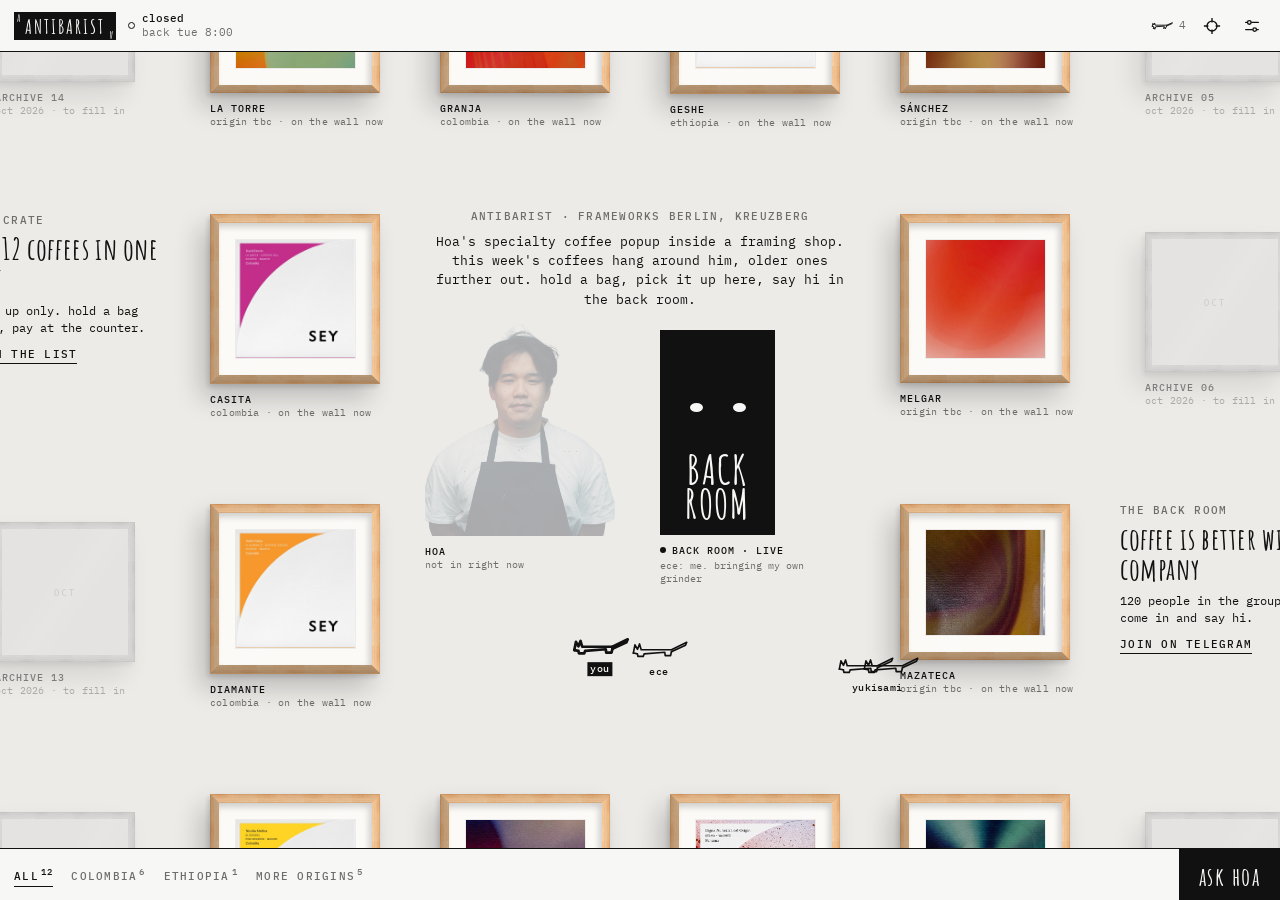
<file: index-v8.html>
<!DOCTYPE html>
<html lang="en">
<head>
<meta charset="utf-8">
<meta name="viewport" content="width=device-width, initial-scale=1, viewport-fit=cover">
<meta name="theme-color" content="#ecebe8">
<title>Antibarist · prototype v8</title>
<link rel="stylesheet" href="frameworks-frames/frames.css">
<script src="frameworks-frames/frames.js" defer></script>
<link rel="preconnect" href="https://fonts.googleapis.com">
<link rel="preconnect" href="https://fonts.gstatic.com" crossorigin>
<link href="https://fonts.googleapis.com/css2?family=Amatic+SC:wght@700&family=IBM+Plex+Mono:wght@400;500&display=swap" rel="stylesheet">
<style>
/* black and white interface. the coffees, labels, Hoa and the real Frameworks mouldings (frameworks-frames/) keep their colour */
:root{
  --paper:#ecebe8; --bar:#f7f7f5; --ink:#111; --mute:#6d6d6a; --line:#cfcecb; --soft:#dcdbd7;
  --title:'Amatic SC',cursive; --mono:'IBM Plex Mono',ui-monospace,monospace;
  --top:52px; --dock:52px;
  --sat:env(safe-area-inset-top,0px); --sab:env(safe-area-inset-bottom,0px);
}
*{box-sizing:border-box;margin:0;padding:0;-webkit-tap-highlight-color:transparent}
html,body{height:100%;background:var(--paper);color:var(--ink);font:400 13px/1.55 var(--mono);overflow:hidden;overscroll-behavior:none}
button{font:inherit;color:inherit;background:none;border:0;cursor:pointer;text-align:inherit}
a{color:inherit}
img{display:block;-webkit-user-drag:none;user-select:none}
.k{font:500 10.5px/1.3 var(--mono);text-transform:uppercase;letter-spacing:.12em;color:var(--mute)}

/* top */
.top{position:fixed;inset:0 0 auto 0;height:calc(var(--top) + var(--sat));padding:var(--sat) 14px 0;display:flex;align-items:center;gap:12px;z-index:40;background:var(--bar);border-bottom:1.5px solid var(--ink)}
.logo{background:var(--ink);color:var(--bar);font:700 20px/1 var(--title);letter-spacing:2px;padding:5px 11px 3px;position:relative;flex:none}
.logo i{font-style:normal;font-size:10px;position:absolute;left:3px;top:1px}
.logo i+i{left:auto;top:auto;right:3px;bottom:0;transform:rotate(180deg)}
.status{white-space:nowrap;font-size:11px;line-height:1.25;color:var(--mute);display:flex;align-items:center;gap:7px}
.status .d{width:7px;height:7px;border-radius:50%;background:var(--ink);border:1.5px solid var(--ink);flex:none}
body.closed .status .d{background:transparent}
.status b{font-weight:500;color:var(--ink);display:block}
.sp{flex:1}
.here{font-size:11px;color:var(--mute);display:flex;align-items:center;gap:6px}
.here svg{width:22px;height:11px}
.tune{width:28px;height:28px;display:grid;place-items:center}

/* the map: one big wall you can move around in every direction */
.map{position:fixed;left:0;right:0;top:calc(var(--top) + var(--sat));bottom:calc(var(--dock) + var(--sab));overflow:scroll;scrollbar-width:none;overscroll-behavior:contain;touch-action:pan-x pan-y;cursor:grab}
.map::-webkit-scrollbar{display:none}
.map.dragging{cursor:grabbing}
.map.dragging *{cursor:grabbing!important}
.world{position:relative;user-select:none;-webkit-user-select:none;margin:0 auto}
.it{position:absolute;cursor:pointer;transition:opacity .35s}
.it:focus{outline:none}
.it:focus-visible{outline:1.5px solid var(--ink);outline-offset:6px}
.world.filtering .it[data-r]:not(.on){opacity:.12}
.old{opacity:.5;filter:grayscale(1)}
.old:hover{opacity:.8}
.intro{cursor:default;text-align:center}
.intro p{font-size:12.5px;line-height:1.55;margin-top:8px}
.info{cursor:pointer}
@media (max-width:899px){.world .cap{font-size:12.5px}.intro p{font-size:15px}.intro .k{font-size:13px}.live b,.live span#lastMsg{font-size:12.5px}.block p,.hrs div{font-size:14px}.block .k{font-size:12.5px}}
.cap{font:500 10px/1.3 var(--mono);color:var(--ink);margin-top:9px;letter-spacing:.1em;text-transform:uppercase;white-space:nowrap}
.cap span{display:block;color:var(--mute);text-transform:none;letter-spacing:.02em;font-weight:400}
.spec img{width:100%;mix-blend-mode:multiply}
.h-wall{font:700 42px/.9 var(--title);letter-spacing:.02em;cursor:default;text-align:center}
.q-mid{font:700 40px/1 var(--title);letter-spacing:.02em;text-align:center;cursor:default}
.h-wall .k{display:block;margin-bottom:6px}
.quote-big{font:700 38px/1.02 var(--title);letter-spacing:.02em;cursor:default}
.quote-big .k{display:block;margin-top:10px}

/* the centre: Hoa + the back room */
.hoa img{width:100%}
body.closed .hoa img{opacity:.28}
.hoa .off{display:none}
body.closed .hoa .on{display:none}
body.closed .hoa .off{display:block}
.door{background:var(--ink);height:205px;position:relative}
.door .bk{position:absolute;left:0;right:0;bottom:14px;text-align:center;color:var(--bar);font:700 40px/.85 var(--title);letter-spacing:.04em}
.eyes{position:absolute;left:50%;top:62px;width:56px;height:30px;transform:translateX(-50%);display:flex;justify-content:space-between;align-items:center}
.eyes i{width:13px;height:9px;background:var(--bar);border-radius:50%;animation:blink 5.5s infinite}
@keyframes blink{0%,94%,100%{transform:scaleY(1)}96%{transform:scaleY(.1)}}
.live{margin-top:9px;width:150px}
.live b{display:block;font:500 10px/1.3 var(--mono);letter-spacing:.1em;text-transform:uppercase;white-space:nowrap}
.live b i{display:inline-block;width:6px;height:6px;border-radius:50%;background:var(--ink);margin-right:6px;vertical-align:1px;animation:pulse 2.4s infinite}
@keyframes pulse{50%{opacity:.25}}
.live span#lastMsg{display:block;font:400 10px/1.3 var(--mono);color:var(--mute);display:-webkit-box;-webkit-line-clamp:2;-webkit-box-orient:vertical;overflow:hidden;margin-top:2px}
.poster{background:var(--ink);color:var(--bar);padding:18px 18px 20px}
.poster .k{color:#a9a8a4}
.poster h3{font:700 46px/.88 var(--title);letter-spacing:.02em;margin:10px 0 12px}
.poster p{font-size:11px;line-height:1.5}
.block .t{font:700 30px/1 var(--title);letter-spacing:.02em;margin:6px 0 8px}
.block p{font-size:11.5px;line-height:1.55}
.block .u{display:inline-block;border-bottom:1px solid var(--ink);font:500 10.5px/1 var(--mono);letter-spacing:.12em;text-transform:uppercase;padding:12px 0 3px}
.hrs div{display:flex;justify-content:space-between;border-bottom:1px solid var(--line);padding:5px 0;font-size:11.5px}
.idx .row{display:flex;gap:10px;align-items:baseline;padding:5px 0;border-bottom:1px solid var(--line);font-size:11.5px;width:100%}
.idx .row i{font-style:normal;color:var(--mute);width:20px;flex:none}
.idx .row span{flex:1}
.idx .row em{font-style:normal;color:var(--mute);font-size:10px}

/* visitor cats walk anywhere on the map */
.cat{position:absolute;width:58px;transform:translate(-50%,-100%);cursor:pointer;z-index:30}
.cat svg{width:100%;height:auto;overflow:visible;display:block}
.cat svg path{fill:none;stroke:var(--ink);stroke-width:4;stroke-linecap:round;stroke-linejoin:round}
.cat.you svg path{stroke-width:6.5}
.cat .flip{transform-box:fill-box;transform-origin:center}
.cat.right .flip{transform:scaleX(-1)}
.cat .lb,.cat .ls{display:none}
.cat.walk .la{animation:la .38s steps(1) infinite}
.cat.walk .lb{display:inline;animation:lb .38s steps(1) infinite}
@keyframes la{50%{opacity:0}}
@keyframes lb{0%{opacity:0}50%{opacity:1}}
.cat.sit .la{display:none}.cat.sit .ls{display:inline}
.cat .tail{transform-box:view-box;transform-origin:100px 31px;animation:tail 2.4s ease-in-out infinite}
@keyframes tail{50%{transform:rotate(-8deg)}}
.cat .nm{position:absolute;left:50%;top:100%;transform:translateX(-50%);font:500 10px/1 var(--mono);color:var(--ink);white-space:nowrap;letter-spacing:.04em;margin-top:2px;padding:2px 3px}
.cat.you .nm{background:var(--ink);color:var(--bar)}

.pop{position:absolute;z-index:50;background:var(--bar);border:1.5px solid var(--ink);padding:14px 16px 16px;width:250px;transform:translate(-50%,-100%);cursor:default}
.pop .t{font:700 28px/1 var(--title)}
.pop p{font-size:12px;line-height:1.45;color:var(--mute);margin:4px 0 12px}
.pop .k{margin-bottom:4px}
.pacts{display:flex;align-items:center;gap:16px}
.plink{font:500 11px/1 var(--mono);text-transform:uppercase;letter-spacing:.1em;border-bottom:1px solid var(--ink);padding-bottom:3px}
.pop input{font:400 14px var(--mono);border:0;border-bottom:1px solid var(--ink);width:100%;padding:6px 0;margin-bottom:12px;background:transparent;outline:0;color:var(--ink);user-select:text}
.pop .act{font:500 11px/1 var(--mono);text-transform:uppercase;letter-spacing:.1em;background:var(--ink);color:var(--bar);padding:10px 14px}

/* dock: region tabs + ask hoa, one row */
.dock{position:fixed;left:0;right:0;bottom:0;height:calc(var(--dock) + var(--sab));padding-bottom:var(--sab);z-index:40;background:var(--bar);border-top:1.5px solid var(--ink);display:flex}
.regions{flex:1;min-width:0;display:flex;gap:18px;overflow-x:auto;scrollbar-width:none;padding:0 14px;align-items:center}
.regions::-webkit-scrollbar{display:none}
.rg{flex:none;font:500 10.5px/1 var(--mono);text-transform:uppercase;letter-spacing:.12em;color:var(--mute);padding:5px 0;border-bottom:1.5px solid transparent}
.rg.on{color:var(--ink);border-color:var(--ink)}
.rg sup{font-size:9px;margin-left:2px}
.btn-ask{flex:none;background:var(--ink);color:var(--bar);font:700 25px/1 var(--title);letter-spacing:.06em;padding:3px 20px 0}

/* sheet */
.scrim{position:fixed;inset:0;background:rgba(0,0,0,.16);opacity:0;pointer-events:none;transition:opacity .3s;z-index:55}
.scrim.on{opacity:1;pointer-events:auto}
.sheet{position:fixed;left:0;right:0;bottom:0;height:88dvh;background:var(--bar);z-index:60;border-top:1.5px solid var(--ink);transform:translateY(102%);transition:transform .4s cubic-bezier(.3,.9,.3,1);display:flex;flex-direction:column}
.sheet.open{transform:none}
.sheet.short{height:auto;max-height:88dvh}
.grab{flex:none;height:22px;display:flex;justify-content:center;align-items:center;touch-action:none;cursor:grab}
.grab i{width:34px;height:3px;background:var(--line);border-radius:2px}
.shead{flex:none;display:flex;align-items:flex-start;padding:2px 18px 14px;gap:12px}
.shead .t{flex:1;min-width:0}
.shead h2{font:700 44px/.95 var(--title);letter-spacing:.02em;margin-top:6px}
.shead .sub{color:var(--mute);margin-top:4px;font-size:12px}
.x{font:500 10.5px var(--mono);text-transform:uppercase;letter-spacing:.12em;color:var(--mute);padding:6px 0 6px 10px}
.sbody{flex:1;overflow-y:auto;padding:0 18px calc(28px + var(--sab))}
.sbody p{margin-bottom:12px}
.rule{height:1px;background:var(--line);margin:18px 0}
.labelimg{margin:0 0 18px;background:var(--soft);padding:22px}
.labelimg img{width:72%;margin:0 auto;mix-blend-mode:multiply}
.rows div{display:flex;justify-content:space-between;gap:14px;padding:9px 0;border-bottom:1px solid var(--line)}
.rows dt{font:500 10.5px var(--mono);text-transform:uppercase;letter-spacing:.12em;color:var(--mute);padding-top:2px}
.rows dd{text-align:right}
.tbc{border-bottom:1px dashed var(--ink)}
.char{font:700 30px/1.1 var(--title);letter-spacing:.03em;margin:4px 0 16px}
.quote{font:700 26px/1.15 var(--title);letter-spacing:.02em;margin:6px 0 16px}
.quote+.k{margin-top:-8px}
.recipe{display:grid;grid-template-columns:repeat(4,1fr);margin:8px 0 6px;border-top:1px solid var(--line);border-bottom:1px solid var(--line)}
.recipe div{padding:10px 0 9px;font:500 9.5px var(--mono);text-transform:uppercase;letter-spacing:.1em;color:var(--mute);text-align:center}
.recipe div+div{border-left:1px solid var(--line)}
.recipe b{display:block;font:700 30px/1.05 var(--title);color:var(--ink);letter-spacing:0}
.note-ph{font-size:10.5px;color:var(--mute);margin:8px 0 20px}
.primary{display:block;width:100%;background:var(--ink);color:var(--bar);font:500 11.5px/1 var(--mono);text-transform:uppercase;letter-spacing:.14em;padding:16px;text-align:center;text-decoration:none}
.link{display:inline-block;font:500 11px/1 var(--mono);text-transform:uppercase;letter-spacing:.12em;border-bottom:1px solid currentColor;padding:14px 0 3px;margin-top:4px;text-decoration:none}
.acts{display:flex;flex-direction:column;align-items:flex-start;gap:4px}
.acts .primary{margin-bottom:6px}

/* crate */
.filters{display:flex;gap:16px;margin:0 0 16px;overflow-x:auto;scrollbar-width:none}
.crate{display:grid;grid-template-columns:1fr 1fr;gap:22px 14px}
.card .im{aspect-ratio:1;background:var(--soft) center/cover;margin-bottom:8px;box-shadow:inset 0 0 0 12px var(--soft),0 0 0 1.5px var(--ink)}
.card b{display:block;font:700 22px/1 var(--title);letter-spacing:.02em}
.card span{font-size:10.5px;color:var(--mute)}

/* events */
.ev{padding:4px 0 18px;border-bottom:1px solid var(--line);margin-bottom:18px}
.ev h4{font:700 32px/.95 var(--title);margin:8px 0 8px;letter-spacing:.02em}
.hours{width:100%;border-collapse:collapse;margin-bottom:14px}
.hours td{padding:8px 0;border-bottom:1px solid var(--line)}
.hours td:last-child{text-align:right}
.hours tr.today td{font-weight:500;text-decoration:underline}

/* chat */
.topics{flex:none;display:flex;gap:16px;overflow-x:auto;padding:0 18px;border-bottom:1px solid var(--line);scrollbar-width:none}
.topics::-webkit-scrollbar{display:none}
.topic{flex:none;font:500 10.5px/1 var(--mono);text-transform:uppercase;letter-spacing:.12em;color:var(--mute);padding:4px 0 10px;border-bottom:1px solid transparent;margin-bottom:-1px;white-space:nowrap}
.topic.on{color:var(--ink);border-color:var(--ink)}
.chat{flex:1;overflow-y:auto;padding:16px 18px;display:flex;flex-direction:column;gap:16px}
.m{max-width:86%}
.m .who{font:500 10px var(--mono);text-transform:uppercase;letter-spacing:.12em;color:var(--mute);margin-bottom:2px}
.m.h{padding-left:10px;border-left:2px solid var(--ink)}
.m.h .who{color:var(--ink)}
.m.me{align-self:flex-end;text-align:right}
.m.me .who{color:var(--ink)}
.sys{font-size:10.5px;color:var(--mute);border-bottom:1px solid var(--line);padding-bottom:12px}
.typing{font-size:11px;color:var(--mute)}
.compose{flex:none;display:flex;gap:12px;padding:10px 18px calc(12px + var(--sab));border-top:1px solid var(--line);align-items:center}
.compose input{flex:1;min-width:0;border:0;background:transparent;font:400 14px var(--mono);outline:0;padding:10px 0;color:var(--ink)}
.compose button{font:500 11px var(--mono);text-transform:uppercase;letter-spacing:.12em}
.locked{padding:40px 0;text-align:center}
.locked .quote{margin-bottom:8px}

/* ask hoa */
.hoa-head{display:flex;align-items:center;gap:12px;margin-bottom:16px}
.hoa-head img{width:54px;height:54px;object-fit:cover;object-position:50% 8%;border-radius:50%;background:var(--soft);border:1.5px solid var(--ink)}
.prog{display:flex;gap:4px;margin-bottom:18px}
.prog i{flex:1;height:2px;background:var(--line)}.prog i.on{background:var(--ink)}
.say{font:700 36px/1.02 var(--title);letter-spacing:.02em;margin-bottom:18px}
.opts button{display:flex;justify-content:space-between;align-items:center;width:100%;padding:15px 0;border-bottom:1px solid var(--line);font-size:13.5px}
.opts button:first-child{border-top:1px solid var(--line)}
.opts button::after{content:"→";color:var(--mute)}
.opts button:active{background:var(--soft)}
.pick{display:flex;gap:14px;align-items:center;padding:12px 0;border-bottom:1px solid var(--line);width:100%}
.pick .im{width:64px;height:64px;flex:none;background:var(--soft) center/cover;box-shadow:inset 0 0 0 6px var(--soft),0 0 0 1.5px var(--ink)}
.pick b{font:700 24px/1 var(--title);display:block;letter-spacing:.02em}
.pick span{font-size:11px;color:var(--mute)}

/* toast, demo */
.toast{position:fixed;left:14px;right:14px;top:calc(var(--top) + var(--sat) + 8px);z-index:90;background:var(--ink);color:var(--bar);font-size:11.5px;padding:10px 14px;opacity:0;transform:translateY(-6px);transition:.25s;pointer-events:none;text-align:center}
.toast.on{opacity:1;transform:none}
.demo{position:fixed;right:10px;top:calc(var(--top) + var(--sat) + 4px);z-index:45;background:var(--bar);border:1.5px solid var(--ink);padding:10px 14px;display:none;flex-direction:column;width:240px}
.demo.on{display:flex}
.demo button{padding:9px 0;border-bottom:1px solid var(--line);font-size:12px}
.demo button:last-child{border:0}

@media (min-width:900px){
  .sheet{left:auto;right:0;top:calc(var(--top) + var(--sat));bottom:0;width:420px;height:auto;max-height:none;border-top:0;border-left:1.5px solid var(--ink);transform:translateX(102%)}
  .sheet.open{transform:none}
  .grab{display:none}
  .shead{padding-top:20px}
  .scrim{background:transparent}
  .toast{left:50%;right:auto;transform:translate(-50%,-6px);width:420px}
  .toast.on{transform:translate(-50%,0)}
}
@media (prefers-reduced-motion:reduce){*{animation:none!important;transition:none!important}}
@media (max-width:899px){.live{width:160px}.live b,.live span#lastMsg{font-size:12.5px}}
</style>
</head>
<body>

<header class="top">
  <div class="logo"><i>A</i>ANTIBARIST<i>A</i></div>
  <div class="status"><span class="d"></span><div id="statusTxt"></div></div>
  <div class="sp"></div>
  <button class="here" id="hereBtn" aria-label="people here now"><svg viewBox="0 0 140 60"><path d="M8 36 L12 16 L18 27 L23 14 L27 28 L100 28 M100 28 L137 12 L134 18 L100 33 M8 36 L18 38 L14 52 L22 44 L24 54 L30 38 L84 34 L80 50 L88 42 L90 52 L100 33" fill="none" stroke="#111" stroke-width="6" stroke-linecap="round" stroke-linejoin="round"/></svg><span id="hereN">0</span></button>
  <button class="tune" id="homeBtn" aria-label="back to the counter"><svg width="18" height="18" viewBox="0 0 20 20" fill="none" stroke="#111" stroke-width="1.5"><circle cx="10" cy="10" r="5.5"/><path d="M10 1v5M10 14v5M1 10h5M14 10h5"/></svg></button>
  <button class="tune" id="demoBtn" aria-label="demo controls"><svg width="18" height="18" viewBox="0 0 20 20" fill="none" stroke="#111" stroke-width="1.5" stroke-linecap="round"><path d="M3 6h14M3 14h14"/><circle cx="7" cy="6" r="2" fill="#f7f7f5"/><circle cx="13" cy="14" r="2" fill="#f7f7f5"/></svg></button>
</header>

<div class="demo" id="demo">
  <span class="k" style="margin-bottom:4px">demo controls</span>
  <button data-d="in">someone opens the site</button>
  <button data-d="out">someone leaves</button>
  <button data-d="msg">fake Telegram message</button>
  <button data-d="open">switch open / closed</button>
</div>

<main class="map" id="map">
  <div class="world" id="world"></div>
</main>

<nav class="dock">
  <div class="regions" id="regions"></div>
  <button class="btn-ask" id="askBtn">ask hoa</button>
</nav>

<div class="scrim" id="scrim"></div>
<aside class="sheet" id="sheet" aria-hidden="true">
  <div class="grab" id="grab"><i></i></div>
  <div class="shead"><div class="t" id="shead"></div><button class="x" id="sclose">close</button></div>
  <div id="sslot" style="flex:1;min-height:0;display:flex;flex-direction:column"></div>
</aside>
<div class="toast" id="toast"></div>

<script>
const $=id=>document.getElementById(id);
const map=$('map'),world=$('world'),sheet=$('sheet'),sslot=$('sslot');
const esc=s=>String(s).replace(/[&<>"]/g,c=>({'&':'&amp;','<':'&lt;','>':'&gt;','"':'&quot;'}[c]));
const pick=a=>a[Math.floor(Math.random()*a.length)];

/* ================= DATA ================= */
// labels Hoa sent. origin:null = still to confirm. short = name in the caption
const COFFEES={
  granja:{short:'granja',farm:'Granja Paraíso 92',producer:'Wilton Benitez',variety:'Orange Bourbon',process:'Fermentation washed',character:['silky','velvety','sirupy'],roaster:'liquid dream.',origin:'Colombia',region:'colombia'},
  nogales:{short:'los nogales',farm:'Los Nogales',producer:'Oscar Hernández',variety:'Bourbon Pimienta',process:'Anaerobic washed',character:['sparkling','juicy','complex'],roaster:'liquid dream.',origin:'Colombia',region:'colombia'},
  latorre:{short:'la torre',farm:'La Torre',producer:'Marleny Imbachi',variety:'Gesha',process:'Washed',character:['juicy','delicate','floral'],roaster:'liquid dream.',origin:null,region:'colombia'},
  girasol:{short:'girasol',farm:'El Girasol',producer:'Nicolas Medina',variety:'Pink Bourbon',process:'Washed',character:[],roaster:'SEY',origin:'Colombia',region:'colombia'},
  casita:{short:'casita',farm:'La Casita · Curtain Call',producer:'David Berrio',variety:'Chiroso',process:'Washed',character:[],roaster:'SEY',origin:'Colombia',region:'colombia'},
  diamante:{short:'diamante',farm:'El Diamante · Surprise Encore',producer:'Duber Mejia',variety:'Chiroso',process:'Washed',character:[],roaster:'SEY',origin:'Colombia',region:'colombia'},
  geshe:{short:'geshe',farm:'Geshe',producer:'',variety:'Ethiopian Landrace',process:'White honey',character:[],roaster:'SEY',origin:'Ethiopia',region:'ethiopia'},
  jaime:{short:'sánchez',farm:'Las Flores',producer:'Jaime Sánchez',variety:'Gesha',process:'Washed',character:['crisp','floral','vibrant'],roaster:'liquid dream.',origin:null,region:'more'},
  fernando:{short:'melgar',farm:'Las Flores',producer:'Fernando Melgar',variety:'Gesha',process:'Natural',character:['velvety','smooth','floral'],roaster:'liquid dream.',origin:null,region:'more'},
  mazateca:{short:'mazateca',farm:'Mazateca',producer:'Renato Martínez',variety:'Typica',process:'Washed',character:['juicy','winey','velvety'],roaster:'liquid dream.',origin:null,region:'more'},
  romerillo:{short:'romerillo',farm:'El Romerillo',producer:'Clever Acosta',variety:'Sidra',process:'Washed',character:['crisp','elegant','floral'],roaster:'liquid dream.',origin:null,region:'more'},
  panama:{short:'panamá',farm:'Digna Nuñez x Lost Origin',producer:'Digna Nuñez',variety:'Gesha',process:'Washed',character:[],roaster:'SEY',origin:'Panama',region:'more'}
};
const REGIONS=[['all','all'],['colombia','colombia'],['ethiopia','ethiopia'],['more','more origins']];
const NAMES=['mila','jonas','ece','luca','noor','sami','kai','yuki','ben','tabea'];
const FROM=['Neukölln','Kreuzberg','Wedding','Hamburg','Milano','Lisbon','Friedrichshain','Moabit'];

/* ================= THE CANVAS =================
   one big canvas you move around on in every direction, built on an even grid of cells.
   centre (2 x 2 cells): what the site is, Hoa, the back room.
   ring 1 (the 12 cells around it): this week's coffees. ring 2: the info pieces + the archive. ring 3: older archive.
   the further out you go, the further back in time. */
const CW=230,CH=290,RINGS=3; // cell size, rings around the centre
const N=2*(RINGS+1);          // cells per side (8)
const PAD=260;                // empty space around the grid, for the cats
const WORLD={w:N*CW+2*PAD,h:N*CH+2*PAD};
const CX=WORLD.w/2,CY=WORLD.h/2;
const cellXY=(c,r)=>[CX+c*CW,CY+r*CH];        // top-left of cell (c,r); c, r run from -4 to 3
const ringOf=(c,r)=>Math.max(Math.abs(c+.5),Math.abs(r+.5))-.5;
// cells of one ring, clockwise from the top-left
function ring(k){
  const out=[],lo=-k-1,hi=k;
  for(let c=lo;c<=hi;c++)out.push([c,lo]);
  for(let r=lo+1;r<=hi;r++)out.push([hi,r]);
  for(let c=hi-1;c>=lo;c--)out.push([c,hi]);
  for(let r=hi-1;r>lo;r--)out.push([lo,r]);
  return out;
}
// this week: colombia on the left half of ring 1, everything else on the right half
const NOW_LEFT=['latorre','granja','nogales','girasol','diamante','casita'];
const NOW_RIGHT=['geshe','jaime','fernando','mazateca','romerillo','panama'];
// info pieces in ring 2, on the axes so they are close to the centre
const INFO={'-1,-3':'event','0,-3':'about','-1,2':'hours','0,2':'counter','-3,-1':'crate','2,0':'telegram'};
// the archive: past coffees, newest first. PLACEHOLDERS: names, pictures and origins come from Hoa
const ARCHIVE_MONTHS=[[2,'oct 2026'],[3,'sep 2026']]; // ring -> month
const FRAME=170,OLD=140;

function put(x,y,w,html,cls='',attrs){
  const el=document.createElement('div');
  el.className='it '+cls;el.style.cssText=`left:${x}px;top:${y}px;width:${w}px`;
  el.innerHTML=html;
  attrs&&Object.entries(attrs).forEach(([k,v])=>el.setAttribute(k,v));
  world.appendChild(el);return el;
}
const kbd=el=>{el.tabIndex=0;el.setAttribute('role','button');el.addEventListener('keydown',e=>{if(e.key==='Enter'||e.key===' '){e.preventDefault();el.click()}});return el};
const oldArt=m=>'data:image/svg+xml,'+encodeURIComponent(`<svg xmlns="http://www.w3.org/2000/svg" width="400" height="400"><rect width="400" height="400" fill="#dddcd8"/><text x="200" y="214" text-anchor="middle" font-family="monospace" font-size="30" letter-spacing="6" fill="#a9a8a4">${m.split(' ')[0].toUpperCase()}</text></svg>`);
// centre a thing of width w inside cell (c,r); frames sit on the same line in every cell
const inCell=(c,r,w,top=34)=>{const [x,y]=cellXY(c,r);return [x+(CW-w)/2,y+top]};

function nowFrame(id,c,r){
  const co=COFFEES[id],[x,y]=inCell(c,r,FRAME);
  const el=kbd(put(x,y,FRAME,`<img src="img/${id}-art.jpg" data-frame="oak" data-mount="white" data-k=".05" style="width:${FRAME}px" alt="${esc(co.farm)}"><div class="cap">${esc(co.short)}<span>${esc(co.origin?co.origin.toLowerCase():'origin tbc')} · on the wall now</span></div>`,'fr',{'data-r':co.region,'data-id':id}));
  el.onclick=e=>{e.stopPropagation();coffeePop(id,el)};
}
function oldFrame(c,r,month,n){
  const [x,y]=inCell(c,r,OLD,52);
  const el=kbd(put(x,y,OLD,`<img src="${oldArt(month)}" data-frame="grey" data-mount="none" data-k=".05" style="width:${OLD}px" alt="past coffee, ${month}"><div class="cap">archive ${String(n).padStart(2,'0')}<span>${month} · to fill in</span></div>`,'old'));
  el.onclick=e=>{e.stopPropagation();showPop(el.querySelector('.fwf')||el,`<div class="k">from the archive · ${month}</div><div class="t">sold out</div><p>this one was on the wall in ${month}. ask Hoa if it comes back. (name and picture still to fill in)</p><button class="act" id="popGo">ask in the back room</button>`,()=>{$('popGo').onclick=()=>{closePop();openChat('hey Hoa, will the coffee from '+month+' come back? ')}})};
}
function infoPiece(kind,c,r){
  const [x,y]=cellXY(c,r),w=CW-40,X=x+20,Y=y+34;
  const P={
    event:[`<div class="poster"><div class="k">sat 14 nov · 12 - 18</div><h3>brew your<br>own cup</h3><p>antibarist x luko<br>the playce at studio 5</p></div>`,()=>openEvents()],
    about:[`<div class="block"><div class="k">about</div><div class="t">not your typical barista</div><p>Hoa's popup inside Frameworks Berlin, a framing shop. every frame here is one of theirs.</p><span class="u">more about hoa</span></div>`,()=>openAbout()],
    hours:[`<div class="block hrs"><div class="k" style="margin-bottom:6px">hours · kreuzberg</div><div><span>tue - fri</span><span>8-16</span></div><div><span>sat</span><span>9-17</span></div><div><span>sun, mon</span><span>closed</span></div></div>`,()=>openEvents()],
    counter:[`<div class="block"><div class="k">at the counter</div><p style="margin-top:6px">espresso, cappuccino, flat white, filter, cold brew and more. or a bag to take home.</p><span class="u">ask hoa what to try</span></div>`,()=>openAsk()],
    crate:[`<div class="block"><div class="k">the crate</div><div class="t">all ${Object.keys(COFFEES).length} coffees in one list</div><p>pick up only. hold a bag here, pay at the counter.</p><span class="u">open the list</span></div>`,()=>openCrate()],
    telegram:[`<div class="block"><div class="k">the back room</div><div class="t">coffee is better with company</div><p>120 people in the group. come in and say hi.</p><span class="u">join on telegram</span></div>`,()=>window.open('https://t.me/antibarist','_blank','noopener')]
  }[kind];
  kbd(put(X,Y,w,P[0],'info')).onclick=P[1];
}

function buildMap(){
  world.style.width=WORLD.w+'px';world.style.height=WORLD.h+'px';
  // centre: what this is, Hoa, the back room
  put(CX-CW+14,CY-CH+30,2*CW-28,`<div class="k">antibarist · frameworks berlin, kreuzberg</div><p>Hoa's specialty coffee popup inside a framing shop. this week's coffees hang around him, older ones further out. hold a bag, pick it up here, say hi in the back room.</p>`,'intro');
  kbd(put(CX-215,CY-150,190,`<img src="img/hoa-cut.png" alt="Hoa"><div class="cap">hoa<span class="on">behind the counter · tap to ask</span><span class="off">not in right now</span></div>`,'hoa',{id:'hoaFig'})).onclick=()=>openAsk();
  kbd(put(CX+20,CY-140,115,`<div class="door"><button class="eyes" id="meow" aria-label="meow-meow"><i></i><i></i></button><div class="bk">BACK<br>ROOM</div></div><div class="live"><b><i></i><span id="chatTag">back room · live</span></b><span id="lastMsg"></span></div>`,'',{id:'door'})).onclick=()=>openChat();
  $('meow').onclick=e=>{e.stopPropagation();showPop($('meow'),`<div class="t">meow-meow</div><p>lives in the back room. you mostly see her eyes. the tip jar is hers.</p><button class="act" id="treat">give a treat</button>`,()=>{$('treat').onclick=()=>{closePop();toast('thank you · in the real version this is a €1 tip for Hoa')}})};

  // ring 1: this week
  const r1=ring(1),left=r1.filter(([c])=>c<0),right=r1.filter(([c])=>c>=0);
  left.forEach(([c,r],i)=>nowFrame(NOW_LEFT[i],c,r));
  right.forEach(([c,r],i)=>nowFrame(NOW_RIGHT[i],c,r));
  // rings 2 + 3: info pieces, then the archive
  let n=0;
  ARCHIVE_MONTHS.forEach(([k,month])=>ring(k).forEach(([c,r])=>{
    const info=INFO[c+','+r];
    if(info)infoPiece(info,c,r);else oldFrame(c,r,month,++n);
  }));
  setLast();
}
function setLast(){const m=[...log].reverse().find(m=>!m.sys);$('lastMsg')&&($('lastMsg').textContent=m?`${m.who}: ${m.t}`:'')}

/* a coffee opens a small popup next to it first. "more" opens the full sheet */
function coffeePop(id,el){
  const c=COFFEES[id];
  showPop(el.querySelector('.fwf')||el,`<div class="k">${esc(c.origin||'origin tbc')} · ${esc(c.roaster)}</div><div class="t">${esc(c.farm)}</div><p>${esc(c.variety)} · ${esc(c.process.toLowerCase())}${c.character.length?'<br>'+c.character.join(', '):''}</p><div class="pacts"><button class="act" id="popHold">hold a bag</button><button class="plink" id="popMore">more</button></div>`,()=>{
    $('popHold').onclick=()=>{closePop();openHold(id)};
    $('popMore').onclick=()=>{closePop();openCoffee(id)};
  });
}
const REGION_AT={};
function regionCentres(){
  REGION_AT.all=[CX,CY-20];
  ['colombia','ethiopia','more'].forEach(r=>{
    const els=[...world.querySelectorAll(`.fr[data-r="${r}"]`)];
    if(!els.length)return;
    const xs=els.map(e=>e.offsetLeft+e.offsetWidth/2),ys=els.map(e=>e.offsetTop+e.offsetHeight/2);
    REGION_AT[r]=[xs.reduce((a,b)=>a+b)/xs.length,ys.reduce((a,b)=>a+b)/ys.length];
  });
}

/* moving around: native scroll on touch + trackpad, drag with the mouse. a little smaller on phones */
let Z=1;
function setZoom(){Z=isDesk()?1:.74;world.style.zoom=Z}
function centerOn(x,y,smooth=true){
  map.scrollTo({left:x*Z-map.clientWidth/2,top:y*Z-map.clientHeight/2,behavior:smooth?'smooth':'auto'});
}
(()=>{let d=null,moved=false;
  map.addEventListener('pointerdown',e=>{if(e.pointerType!=='mouse'||e.button||e.target.closest('.pop'))return;d={x:e.clientX,y:e.clientY,l:map.scrollLeft,t:map.scrollTop};moved=false});
  addEventListener('pointermove',e=>{if(!d)return;const dx=e.clientX-d.x,dy=e.clientY-d.y;
    if(!moved&&Math.abs(dx)+Math.abs(dy)>5){moved=true;map.classList.add('dragging')}
    if(moved){map.scrollLeft=d.l-dx;map.scrollTop=d.t-dy}});
  addEventListener('pointerup',()=>{d=null;map.classList.remove('dragging')});
  map.addEventListener('click',e=>{if(moved){e.stopPropagation();e.preventDefault();moved=false}},true);
})();

/* ================= HELPERS ================= */
function toast(t,ms=2600){const el=$('toast');el.textContent=t;el.classList.add('on');clearTimeout(toast.t);toast.t=setTimeout(()=>el.classList.remove('on'),ms)}
const isDesk=()=>innerWidth>=900;

/* ================= REGIONS ================= */
let region='all';
function renderRegions(){
  const n=r=>r==='all'?Object.keys(COFFEES).length:Object.values(COFFEES).filter(c=>c.region===r).length;
  $('regions').innerHTML=REGIONS.map(([r,t])=>`<button class="rg ${region===r?'on':''}" data-r="${r}">${t}<sup>${n(r)||'soon'}</sup></button>`).join('');
  $('regions').querySelectorAll('.rg').forEach(b=>b.onclick=()=>setRegion(b.dataset.r));
}
function setRegion(r){
  region=(region===r&&r!=='all')?'all':r;
  world.classList.toggle('filtering',region!=='all');
  world.querySelectorAll('.it[data-r]').forEach(f=>f.classList.toggle('on',f.dataset.r===region));
  renderRegions();
  centerOn(...REGION_AT[region]);
}

/* ================= SHEET ================= */
let sheetName=null;
function openSheet(head,body,o={}){
  $('shead').innerHTML=head;sslot.innerHTML=body;
  sheet.classList.toggle('short',!!o.short);
  sheet.classList.add('open');sheet.setAttribute('aria-hidden','false');$('scrim').classList.add('on');
  sheetName=o.name||null;closePop();
}
function closeSheet(){sheet.classList.remove('open');sheet.setAttribute('aria-hidden','true');$('scrim').classList.remove('on');sheetName=null}
$('sclose').onclick=closeSheet;$('scrim').onclick=closeSheet;
addEventListener('keydown',e=>{if(e.key==='Escape'){closeSheet();closePop()}});
(()=>{let y0=null,dy=0;const g=$('grab');
 g.addEventListener('pointerdown',e=>{y0=e.clientY;dy=0;g.setPointerCapture(e.pointerId);sheet.style.transition='none'});
 g.addEventListener('pointermove',e=>{if(y0===null)return;dy=Math.max(0,e.clientY-y0);sheet.style.transform=`translateY(${dy}px)`});
 g.addEventListener('pointerup',()=>{sheet.style.transition='';sheet.style.transform='';if(dy>80)closeSheet();y0=null});
})();
const head=(k,t,sub)=>`<div class="k">${k}</div><h2>${t}</h2>${sub?`<div class="sub">${sub}</div>`:''}`;

/* ================= COFFEE ================= */
let bag=0;
function openCoffee(id){
  const c=COFFEES[id];
  const body=`<div class="sbody">
    <div class="labelimg"><img src="img/${id}-label.jpg" alt="${esc(c.roaster)} label"></div>
    ${c.character.length?`<div class="char">${c.character.join(' · ')}</div>`:''}
    <dl class="rows">
      <div><dt>roaster</dt><dd>${esc(c.roaster)}</dd></div>
      <div><dt>origin</dt><dd>${c.origin||'<span class="tbc">to confirm</span>'}</dd></div>
      <div><dt>variety</dt><dd>${esc(c.variety)}</dd></div>
      <div><dt>process</dt><dd>${esc(c.process)}</dd></div>
    </dl>
    <div class="rule"></div>
    <div class="k" style="margin-bottom:6px">Hoa's note</div>
    <div class="quote">"${c.variety.includes('Gesha')?'light and flowery. drink it black and let it cool a bit.':/anaerobic|ferment/i.test(c.process)?'a wild one. try it as filter first.':'clean and sweet. a good place to start.'}"</div>
    <div class="k" style="margin:4px 0 0">how he brews it</div>
    <div class="recipe"><div><b>15g</b>coffee</div><div><b>250g</b>water</div><div><b>93°</b>temp</div><div><b>2:45</b>time</div></div>
    <p class="note-ph">pick up only, at Frameworks. note, recipe and price are placeholders for Hoa to fill in</p>
    <div class="acts"><button class="primary" id="addBag">hold a bag for pickup</button><button class="link" id="askHoa">ask Hoa about this coffee</button></div>
  </div>`;
  openSheet(head((c.origin||'origin to confirm')+' · '+c.roaster,esc(c.farm),c.producer?esc(c.producer):''),body,{name:'coffee'});
  $('addBag').onclick=()=>openHold(id);
  $('askHoa').onclick=()=>openChat(`hey Hoa, how do you brew the ${c.farm}?`);
}

/* ================= HOLD FOR PICKUP =================
   no online shop: you ask Hoa to keep a bag, you pay at the counter. demo only, nothing is sent yet */
function pickupDays(){
  const out=[],names=['sun','mon','tue','wed','thu','fri','sat'];let d=berlin().day;
  for(let i=1;out.length<3&&i<10;i++){const k=(d+i)%7;if(k>=2&&k<=6)out.push(i===1?'tomorrow':names[k])}
  return out;
}
function openHold(id){
  const c=COFFEES[id];
  openSheet(head('hold for pickup',esc(c.farm),'Hoa keeps a bag for you at Frameworks. you pay at the counter.'),`<div class="sbody">
    <div class="k" style="margin-bottom:4px">when do you come by?</div>
    <div class="opts">${pickupDays().map(d=>`<button data-d="${d}">${d}</button>`).join('')}</div>
    <div class="k" style="margin:18px 0 0">your name</div>
    <div class="compose" style="padding:0;border:0;border-bottom:1px solid var(--line)"><input id="holdNm" placeholder="so Hoa knows it's yours" value="${myName?esc(myName):''}" autocomplete="off"></div>
    <p class="note-ph">price and how many bags are left come from Hoa later</p></div>`,{short:1});
  sslot.querySelectorAll('[data-d]').forEach(b=>b.onclick=()=>{
    const nm=$('holdNm').value.trim();if(!nm){$('holdNm').focus();toast('add your name first');return}
    myName=myName||nm.toLowerCase().slice(0,14);youCat&&(youCat.el.querySelector('.nm').textContent=myName);
    closeSheet();toast(`Hoa keeps a bag of ${c.farm} for ${nm} till ${b.dataset.d}. pay at the counter`,3600);
  });
}

/* ================= CRATE ================= */
function openCrate(f='all'){
  const ids=Object.keys(COFFEES).filter(id=>f==='all'||COFFEES[id].region===f);
  const body=`<div class="sbody"><div class="filters">${REGIONS.filter(r=>r[0]!=='kenya').map(([r,t])=>`<button class="rg ${f===r?'on':''}" data-f="${r}">${t}</button>`).join('')}</div>
    <div class="crate">${ids.map(id=>{const c=COFFEES[id];return `<button class="card" data-id="${id}"><div class="im" style="background-image:url(img/${id}-art.jpg)"></div><b>${esc(c.farm)}</b><span>${esc(c.origin||'origin tbc')} · ${esc(c.roaster)}</span></button>`}).join('')}</div></div>`;
  openSheet(head('the crate','everything on the wall',`${Object.keys(COFFEES).length} coffees`),body);
  sslot.querySelectorAll('[data-f]').forEach(b=>b.onclick=()=>openCrate(b.dataset.f));
  sslot.querySelectorAll('.card').forEach(b=>b.onclick=()=>openCoffee(b.dataset.id));
}

/* ================= EVENTS / ABOUT ================= */
const HOURS=[['Mon','closed'],['Tue','8 - 16'],['Wed','8 - 16'],['Thu','8 - 16'],['Fri','8 - 16'],['Sat','9 - 17'],['Sun','closed']];
function openEvents(){
  const idx=(berlin().day+6)%7;
  const body=`<div class="sbody">
   <div class="ev"><div class="k">sat 14 nov · 12 - 18 · the playce at studio 5</div><h4>Antibarist x Luko<br>brew your own cup</h4><p>the biggest coffee selection in Berlin. pick a bean, pick a brewer, make your own cup.</p><button class="link" onclick="toast('saved · in the real version this goes to your calendar')">I'm coming</button></div>
   <div class="ev"><div class="k">every few weeks</div><h4>cupping club</h4><p>5 to 8 coffees side by side, no experience needed. the next date is posted in the back room.</p></div>
   <div class="k" style="margin-bottom:4px">opening hours · Frameworks Berlin, Kreuzberg</div>
   <table class="hours">${HOURS.map((d,i)=>`<tr class="${i===idx?'today':''}"><td>${d[0]}${i===idx?' · today':''}</td><td>${d[1]}</td></tr>`).join('')}</table></div>`;
  openSheet(head('the counter',"what's on"),body);
}
function openAbout(){
  const body=`<div class="sbody">
   <div class="quote">"What is good coffee? This question has been following me since my early days."</div>
   <div class="k">Hoa</div>
   <div class="rule"></div>
   <p>Hoa started at a place where nobody cared about the coffee. The service was warm, the coffee was not. So he did his own research, visited the coffee shops people recommended, and made up his own mind.</p>
   <p>Antibarist is the result: a specialty coffee popup inside Frameworks Berlin, a framing shop in Kreuzberg. A space to share what he finds with others, over coffee.</p>
   <div class="rule"></div>
   <p style="color:var(--mute)">the eyes in the back room belong to meow-meow, she lives here. every line cat is a real person on this site right now. the one with the black name tag is you.</p>
   <div class="acts" style="margin-top:14px"><a class="primary" href="https://t.me/antibarist" target="_blank" rel="noopener">join on telegram</a></div></div>`;
  openSheet(head('about','not your typical barista'),body);
}

/* ================= ASK HOA ================= */
const Q=[
  {q:'how do you make coffee at home?',a:[['espresso machine','esp'],['filter: V60, Chemex, AeroPress','fil'],['moka pot','moka'],["I don't. I come here.",'any']]},
  {q:'what do you want to taste?',a:[['fruit. berries, citrus, juice','fruit'],['flowers. jasmine, tea','floral'],['sweet. chocolate, caramel','sweet'],['surprise me','any']]},
  {q:'how wild can it be?',a:[['keep it clean and classic','clean'],['a little funky is fine','funky1'],['the weirder the better','funky2']]},
  {q:'light like tea, or heavy and syrupy?',a:[['light','light'],['somewhere in between','mid'],['heavy','heavy']]}
];
function tags(c){
  const t=new Set(),w=c.character.join(' ');
  if(/juicy|vibrant|sparkling|winey|crisp/.test(w))t.add('fruit');
  if(/floral|delicate|elegant/.test(w))t.add('floral');
  if(/silky|velvety|smooth|sirupy/.test(w))t.add('sweet');
  if(/crisp|delicate|elegant|vibrant/.test(w))t.add('light');
  if(/sirupy|silky|winey|complex/.test(w))t.add('heavy');
  if(!c.character.length){ // no words on the label: go by variety
    if(/Gesha|Chiroso|Landrace/.test(c.variety)){t.add('floral');t.add('light')}
    if(/Pink Bourbon|Chiroso|Landrace/.test(c.variety))t.add('fruit');
  }
  const p=c.process.toLowerCase();
  t.add(/anaerobic|ferment/.test(p)?'funky2':/natural|honey/.test(p)?'funky1':'clean');
  return t;
}
let answers=[];
function openAsk(step=-1){
  const face=`<div class="hoa-head"><img src="img/hoa-cut.png" alt=""><div><div style="font:700 24px/1 var(--title)">Hoa</div><div class="k">behind the counter</div></div></div>`;
  if(step===-1){
    answers=[];
    openSheet(head('ask hoa','what is good coffee?'),`<div class="sbody">${face}<p>No milk questions. Just four questions about what you like, then I tell you which coffee on the wall to try.</p><div class="acts" style="margin-top:18px"><button class="primary" id="go">start</button></div></div>`,{short:1});
    $('go').onclick=()=>openAsk(0);return;
  }
  if(step===Q.length)return askResult();
  const q=Q[step];
  openSheet(head('ask hoa',`question ${step+1} of ${Q.length}`),`<div class="sbody">${face}<div class="prog">${Q.map((_,i)=>`<i class="${i<=step?'on':''}"></i>`).join('')}</div><div class="say">${q.q}</div><div class="opts">${q.a.map(a=>`<button data-v="${a[1]}">${a[0]}</button>`).join('')}</div></div>`,{short:1});
  sslot.querySelectorAll('[data-v]').forEach(b=>b.onclick=()=>{answers[step]=b.dataset.v;openAsk(step+1)});
}
function askResult(){
  const [brew,taste,wild,body]=answers;
  const scored=Object.entries(COFFEES).map(([id,c])=>{
    const t=tags(c);let s=Math.random()*.3;
    if(taste!=='any'&&t.has(taste))s+=3;
    if(t.has(wild))s+=2; else if(wild==='funky2'&&t.has('funky1'))s+=1;
    if(body==='light'&&t.has('light'))s+=1.5;
    if(body==='heavy'&&t.has('heavy'))s+=1.5;
    if(body==='mid'&&!t.has('light')&&!t.has('heavy'))s+=1;
    if((brew==='esp'||brew==='moka')&&(t.has('sweet')||t.has('heavy')))s+=1;
    if(brew==='fil'&&(t.has('floral')||t.has('light')))s+=1;
    return {id,c,s};
  }).sort((a,b)=>b.s-a.s);
  const top=scored[0],more=scored.slice(1,3);
  const why={fruit:'It tastes like fruit',floral:'It is light and flowery',sweet:'It is sweet and round',any:'It is one of my favourites right now'}[taste];
  const how={esp:'pull it as espresso',fil:'brew it as filter',moka:'it works on a moka pot',any:'come by and I make it for you'}[brew];
  const body2=`<div class="sbody">
    <div class="labelimg"><img src="img/${top.id}-label.jpg" alt=""></div>
    <div class="quote">"Try ${esc(top.c.farm)}. ${why}, and ${how}."</div><div class="k">Hoa</div>
    <div class="acts" style="margin:18px 0 22px"><button class="primary" id="seeTop">see this coffee</button><button class="link" id="talk">talk to Hoa about it</button></div>
    <div class="k" style="margin-bottom:4px">also try</div>
    ${more.map(m=>`<button class="pick" data-id="${m.id}"><div class="im" style="background-image:url(img/${m.id}-art.jpg)"></div><div><b>${esc(m.c.farm)}</b><span>${esc(m.c.variety)} · ${esc(m.c.process)}</span></div></button>`).join('')}
    <button class="link" id="again" style="margin-top:14px">ask again</button></div>`;
  openSheet(head('ask hoa','your coffee'),body2);
  $('seeTop').onclick=()=>openCoffee(top.id);$('again').onclick=()=>openAsk(0);
  $('talk').onclick=()=>openChat(`hey Hoa, you told me to try the ${top.c.farm}. `);
  sslot.querySelectorAll('.pick').forEach(b=>b.onclick=()=>openCoffee(b.dataset.id));
}

/* ================= CHAT ================= */
const TOPICS=[['Café Window',1],['Cupping Club'],['Brewing Recipes'],['Coffee Review'],['Beanexchange'],['Coffee Memes']];
let myName=null;
let log=[
  {sys:'the back room. coffee is better with company, so pull up a chair. this is the Café Window topic of the Antibarist Telegram group, messages go both ways.'},
  {who:'mila',t:'is the Granja Paraíso still there? it tasted like orange juice',at:'09:41'},
  {who:'Hoa',t:'yes, 3 bags left. come before saturday',at:'09:44',hoa:1},
  {who:'jonas',t:'who is going to brew your own cup on the 14th?',at:'10:12'},
  {who:'ece',t:'me. bringing my own grinder',at:'10:15'}
];
let unread=0;
const hm=()=>{const b=berlin();return String(b.h).padStart(2,'0')+':'+String(b.m).padStart(2,'0')};
const msgHTML=m=>m.sys?`<div class="sys">${esc(m.sys)}</div>`:`<div class="m ${m.hoa?'h':''} ${m.me?'me':''}"><div class="who">${esc(m.who)} · ${m.at}${m.me?' · sent':''}</div>${esc(m.t)}</div>`;
function openChat(prefill=''){
  unread=0;badge();
  const n=cats.filter(c=>!c.you).length;
  const body=`<div class="topics">${TOPICS.map((t,i)=>`<button class="topic ${i===0?'on':''}" data-i="${i}">${t[0]}</button>`).join('')}</div>
   <div class="chat" id="chat">${log.map(msgHTML).join('')}</div>
   <form class="compose" id="compose"><input id="cin" placeholder="write to Hoa and the group" autocomplete="off" enterkeyhint="send"><button>send</button></form>`;
  openSheet(head('live · linked to telegram','the back room',`Hoa + ${n} people here now`),body,{name:'chat'});
  $('chat').scrollTop=1e6;
  const cin=$('cin');cin.value=prefill;if(isDesk())setTimeout(()=>cin.focus(),400);
  $('compose').onsubmit=e=>{e.preventDefault();const v=cin.value.trim();if(!v)return;cin.value='';
    push({who:myName||'you',t:v,at:hm(),me:1});youCat&&youCat.say(v.length>18?v.slice(0,16)+'…':v);reply(v)};
  sslot.querySelectorAll('.topic').forEach(b=>b.onclick=()=>{
    const i=+b.dataset.i;if(i===0)return openChat();
    sslot.querySelectorAll('.topic').forEach(x=>x.classList.toggle('on',x===b));
    $('chat').innerHTML=`<div class="locked"><div class="quote">${TOPICS[i][0]}</div><p style="color:var(--mute)">members only. this topic stays inside Telegram.</p><a class="primary" href="https://t.me/antibarist" target="_blank" rel="noopener" style="margin-top:18px">join 120 people on telegram</a></div>`;
    $('compose').style.display='none';
  });
}
function push(m){
  log.push(m);setLast();
  if(sheetName==='chat'&&$('chat')){$('chat').insertAdjacentHTML('beforeend',msgHTML(m));$('chat').scrollTop=1e6}
  else if(!m.me){unread++;badge()}
}
function badge(){$('chatTag').textContent=unread>0?`back room · ${unread} new`:'back room · live'}
function typing(name,ms,cb){
  setTimeout(()=>{if($('chat')){$('chat').insertAdjacentHTML('beforeend',`<div class="typing" id="typ">${name} is typing</div>`);$('chat').scrollTop=1e6}},600);
  setTimeout(()=>{$('typ')&&$('typ').remove();cb()},ms);
}
function reply(q){
  const s=q.toLowerCase(),at=(s.match(/@(\w+)/)||[])[1],mate=at&&cats.find(c=>c.name===at);
  if(mate){typing(mate.name,2600,()=>{push({who:mate.name,t:pick(['hey, nice to meet you here','hi! are you at Frameworks right now?','hello. have you tried the Granja Paraíso?']),at:hm()});mate.say('hi')});return}
  let a;
  if(/oat|milk|cow/.test(s))a='both work. but for the fruity ones, try it without milk first';
  else if(/open|hour|when|today|close/.test(s))a=berlin().open?'open right now, come by':'closed right now. tue to fri 8-16, sat 9-17';
  else if(/fruit|recommend|which|best|suggest|try/.test(s))a='fruity: Los Nogales. flowery: Las Flores. sweet: Granja Paraíso';
  else if(/brew|recipe|grind|v60|how/.test(s))a='15g coffee, 250g water, 93 degrees, around 2:45. then taste and adjust';
  else if(/cat|meow/.test(s))a='meow-meow is the real boss here';
  else if(/^(hi|hey|hello|hallo|moin|ciao)/.test(s))a='hey, welcome to the back room';
  else a='good question, give me a minute. or ask me at the counter';
  typing('Hoa',2600,()=>push({who:'Hoa',t:a,at:hm(),hoa:1}));
}
const RANDOM=[['mila','just got the SEY El Girasol, smells crazy'],['luca','cupping club next week?'],['Hoa','new on the wall: SEY Geshe from Ethiopia',1],['jonas','meow-meow is sleeping on my jacket again'],['Hoa','batch brew is ready',1]];
function randomMsg(){const r=pick(RANDOM);push({who:r[0],t:r[1],at:hm(),hoa:r[2]});if(sheetName!=='chat')toast('new message in the back room',1800)}
setInterval(()=>{if(Math.random()<.4)randomMsg()},32000);
$('askBtn').onclick=()=>openAsk();

/* ================= OPEN / CLOSED ================= */
function berlin(){
  const p=Object.fromEntries(new Intl.DateTimeFormat('en-GB',{timeZone:'Europe/Berlin',weekday:'short',hour:'2-digit',minute:'2-digit',hour12:false}).formatToParts(new Date()).map(x=>[x.type,x.value]));
  const day=['Sun','Mon','Tue','Wed','Thu','Fri','Sat'].indexOf(p.weekday),h=+p.hour%24,m=+p.minute,t=h+m/60;
  let open=false,close=0;
  if(day>=2&&day<=5&&t>=8&&t<16){open=true;close=16}
  if(day===6&&t>=9&&t<17){open=true;close=17}
  return {day,h,m,open,close};
}
let forced=null;
const nextOpen=d=>(d===6||d===0||d===1)?'tue 8:00':(berlin().h<8?'today 8:00':'tomorrow 8:00');
function applyOpen(){
  const b=berlin(),open=forced===null?b.open:forced;
  document.body.classList.toggle('closed',!open);
  $('statusTxt').innerHTML=open?`<b>open</b>${forced===null?'till '+b.close+':00':'Hoa is in'}`:`<b>closed</b>back ${nextOpen(b.day)}`;
}
function toggleOpen(){forced=document.body.classList.contains('closed');applyOpen();toast(forced?'lights on · Hoa is in':'lights off · closed')}

/* ================= CATS ================= */
// every cat is a visitor. they walk anywhere on the wall. x, y = px in the wall (where the paws are)
const CAT=`<svg viewBox="0 0 140 60"><g class="flip">
 <path d="M8 36 L12 16 L18 27 L23 14 L27 28 L100 28"/>
 <g class="tail"><path d="M100 28 L137 10 L134 17 L100 33"/></g>
 <g class="la"><path d="M8 36 L18 38 L14 52 L22 44 L24 54 L30 38 L84 34 L80 50 L88 42 L90 52 L100 33"/></g>
 <g class="lb"><path d="M8 36 L18 38 L22 52 L25 44 L31 54 L33 38 L86 34 L93 50 L95 42 L99 52 L100 33"/></g>
 <g class="ls"><path d="M8 36 L18 38 L19 44 L32 44 L34 38 L84 34 L85 42 L98 42 L100 33"/></g>
</g></svg>`;
const clampX=x=>Math.max(40,Math.min(WORLD.w-40,x)),clampY=y=>Math.max(60,Math.min(WORLD.h-30,y));
let cats=[],youCat=null,popFor=null;
class Cat{
  constructor(o={}){
    this.you=!!o.you;const used=cats.map(c=>c.name);
    this.name=this.you?'you':(pick(NAMES.filter(n=>!used.includes(n)))||'guest');this.from=pick(FROM);
    this.x=o.x??(CX-300+Math.random()*600);this.y=o.y??(CY+175+Math.random()*60);
    this.el=document.createElement('button');this.el.className='cat sit'+(this.you?' you':'');
    this.el.innerHTML=CAT+`<span class="nm">${this.name}</span>`;
    this.el.onclick=e=>{e.stopPropagation();this.you?youPop():matePop(this)};
    world.appendChild(this.el);
    this.wait=1500+Math.random()*4000;this.target=null;this.speed=45+Math.random()*35;
    if(o.enter){ // walks in from the edge of what you can see
      const vx=map.scrollLeft/Z,vy=map.scrollTop/Z;
      this.x=vx-40;this.y=clampY(vy+map.clientHeight/Z*(.4+Math.random()*.4));
      this.go(vx+60+Math.random()*map.clientWidth/Z*.5,this.y);
    }
    this.place();
  }
  place(){this.el.style.left=this.x+'px';this.el.style.top=this.y+'px'}
  go(x,y){this.target={x,y};this.el.classList.remove('sit');this.el.classList.add('walk');this.el.classList.toggle('right',x>this.x)}
  say(t,ms=1800){const b=this.el.querySelector('.nm');b.textContent=t;clearTimeout(this.st);this.st=setTimeout(()=>b.textContent=this.you?(myName||'you'):this.name,ms)}
  tick(dt){
    if(this===popFor)return;
    if(!this.target){
      if(this.leaving){this.el.remove();cats=cats.filter(c=>c!==this);here();return}
      this.wait-=dt;if(this.wait<=0){
        // mostly stroll nearby, sometimes wander off to another wall
        if(Math.random()<.2)this.go(clampX(Math.random()*WORLD.w),clampY(Math.random()*WORLD.h));
        else this.go(clampX(this.x+(Math.random()-.5)*440),clampY(this.y+(Math.random()-.5)*260));
      }
      return;
    }
    const dx=this.target.x-this.x,dy=this.target.y-this.y,d=Math.hypot(dx,dy),st=this.speed*dt/1000;
    if(d<=st){this.x=this.target.x;this.y=this.target.y;this.target=null;this.el.classList.remove('walk');this.el.classList.add('sit');this.wait=(document.body.classList.contains('closed')?9000:4000)+Math.random()*7000}
    else{this.x+=dx/d*st;this.y+=dy/d*st}
    this.place();
  }
  leave(){this.leaving=true;this.go(this.x<WORLD.w/2?-60:WORLD.w+60,this.y)}
}
const here=()=>$('hereN').textContent=cats.length;
function addCat(o){const c=new Cat(o);cats.push(c);here();return c}

/* ================= POPUPS ================= */
let popEl=null;
function showPop(anchor,html,after){
  closePop();popEl=document.createElement('div');popEl.className='pop';popEl.innerHTML=html;popEl.onclick=e=>e.stopPropagation();map.appendChild(popEl);
  const mr=map.getBoundingClientRect(),wr={left:mr.left-map.scrollLeft,top:mr.top-map.scrollTop},r=anchor.getBoundingClientRect(),half=popEl.offsetWidth/2+10;
  const x=r.left+r.width/2-wr.left,minX=map.scrollLeft+half,maxX=map.scrollLeft+map.clientWidth-half;
  popEl.style.left=Math.max(minX,Math.min(maxX,x))+'px';
  popEl.style.top=Math.max(map.scrollTop+popEl.offsetHeight+12,r.top-wr.top-8)+'px';
  after&&after();
}
function closePop(){popEl&&popEl.remove();popEl=null;popFor=null}
map.addEventListener('click',closePop);
function matePop(c){
  showPop(c.el,`<div class="t">${c.name}</div><p>from ${c.from} · ${pick(['looking at the wall','in the back room','reading the labels','just walked in'])}</p><button class="act" id="hi">say hi</button>`,()=>{$('hi').onclick=()=>{closePop();openChat('@'+c.name+' ')}});
  popFor=c;c.el.classList.remove('walk');c.el.classList.add('sit');
}
function youPop(){
  showPop(youCat.el,`<div class="t">this is you</div><p>pick a name so people in the back room know who you are.</p><input id="nm" maxlength="14" placeholder="your name" value="${myName?esc(myName):''}"><button class="act" id="saveNm">save</button>`,()=>{
    $('saveNm').onclick=()=>{const v=$('nm').value.trim().toLowerCase().replace(/[^\p{L}\p{N}_]/gu,'').slice(0,14);if(v){myName=v;youCat.el.querySelector('.nm').textContent=v}closePop()};
  });
  popFor=youCat;
}

/* ================= BOOT ================= */
let last=performance.now();
function loop(t){const dt=Math.min(60,t-last);last=t;cats.forEach(c=>c.tick(dt));requestAnimationFrame(loop)}
$('demoBtn').onclick=e=>{e.stopPropagation();$('demo').classList.toggle('on')};
document.addEventListener('click',e=>{if(!$('demo').contains(e.target))$('demo').classList.remove('on')});
$('demo').querySelectorAll('[data-d]').forEach(b=>b.onclick=()=>{
  const d=b.dataset.d;
  if(d==='in'){const c=addCat({enter:true});toast(c.name+' opened the site')}
  if(d==='out'){const c=cats.find(c=>!c.you&&!c.leaving);if(c){c.leave();toast(c.name+' left')}}
  if(d==='msg')randomMsg();
  if(d==='open')toggleOpen();
  $('demo').classList.remove('on');
});
$('hereBtn').onclick=()=>{toast(`${cats.length} people on the site right now. tap a cat to say hi.`);youCat.say('this is you',2200)};
addEventListener('resize',()=>{setZoom()});
$('homeBtn').onclick=()=>{if(region!=='all')setRegion('all');else centerOn(...REGION_AT.all)};

function boot(){
  buildMap();regionCentres();setZoom();renderRegions();
  window.FrameworksFrames&&FrameworksFrames.scan();
  centerOn(...REGION_AT.all,false);
  youCat=addCat({you:true,x:CX-40,y:CY+190});
  const n=2+Math.floor(Math.random()*2);for(let i=0;i<n;i++)addCat();
  applyOpen();setInterval(applyOpen,60000);requestAnimationFrame(loop);
  setTimeout(()=>{unread=2;badge()},5000);
  setInterval(()=>{const r=Math.random();if(r<.25&&cats.length<6)addCat({enter:true});else if(r>.85&&cats.length>3){const c=cats.find(c=>!c.you&&!c.leaving&&c!==popFor);c&&c.leave()}},18000);
}
document.fonts?document.fonts.ready.then(boot):boot();
</script>
</body>
</html>
</file>
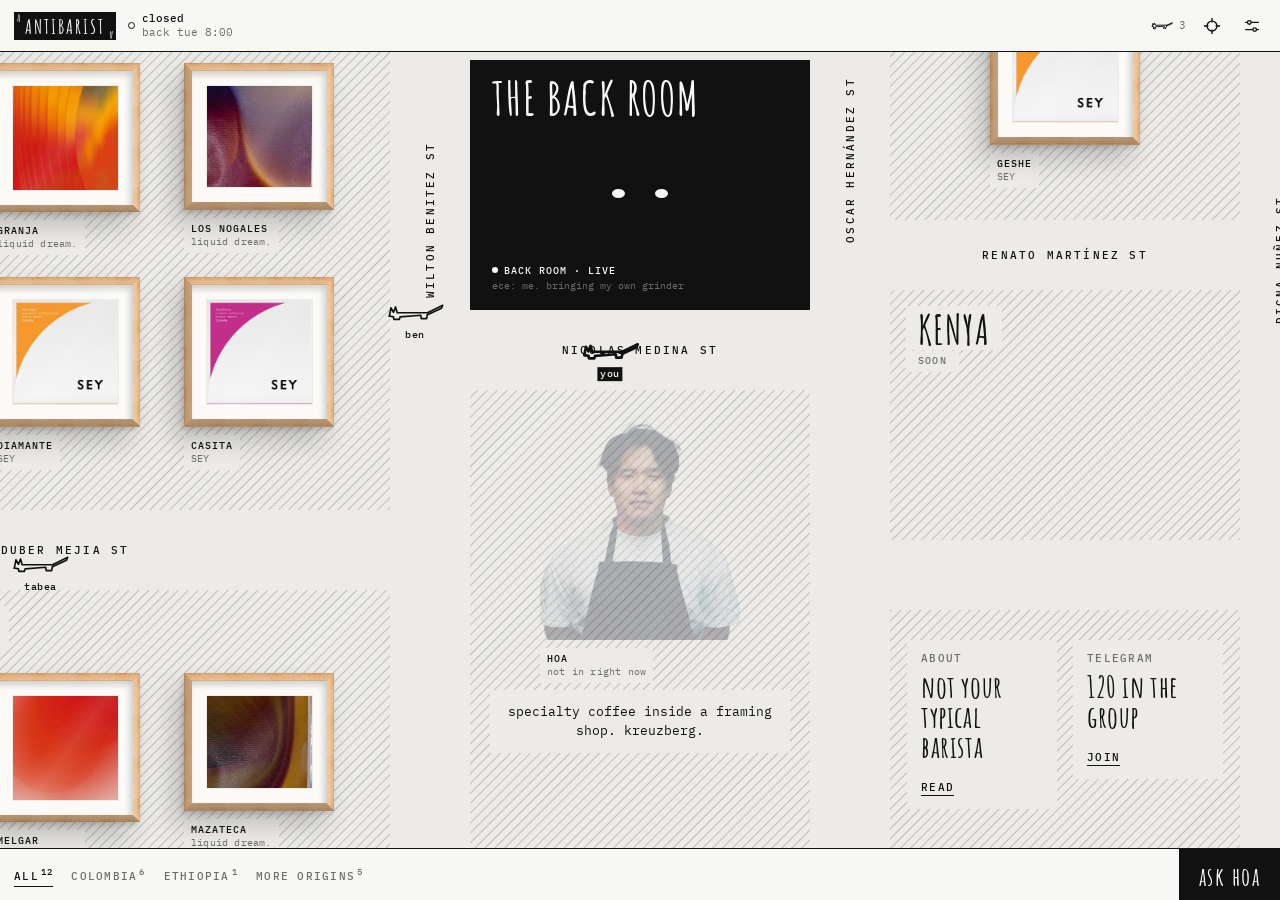
<file: index-v9.html>
<!DOCTYPE html>
<html lang="en">
<head>
<meta charset="utf-8">
<meta name="viewport" content="width=device-width, initial-scale=1, viewport-fit=cover">
<meta name="theme-color" content="#ecebe8">
<title>Antibarist · prototype v9</title>
<link rel="stylesheet" href="frameworks-frames/frames.css">
<script src="frameworks-frames/frames.js" defer></script>
<link rel="preconnect" href="https://fonts.googleapis.com">
<link rel="preconnect" href="https://fonts.gstatic.com" crossorigin>
<link href="https://fonts.googleapis.com/css2?family=Amatic+SC:wght@700&family=IBM+Plex+Mono:wght@400;500&display=swap" rel="stylesheet">
<style>
/* black and white interface. the coffees, labels, Hoa and the real Frameworks mouldings (frameworks-frames/) keep their colour */
:root{
  --paper:#ecebe8; --bar:#f7f7f5; --ink:#111; --mute:#6d6d6a; --line:#cfcecb; --soft:#dcdbd7;
  --title:'Amatic SC',cursive; --mono:'IBM Plex Mono',ui-monospace,monospace;
  --top:52px; --dock:52px;
  --sat:env(safe-area-inset-top,0px); --sab:env(safe-area-inset-bottom,0px);
}
*{box-sizing:border-box;margin:0;padding:0;-webkit-tap-highlight-color:transparent}
html,body{height:100%;background:var(--paper);color:var(--ink);font:400 13px/1.55 var(--mono);overflow:hidden;overscroll-behavior:none}
button{font:inherit;color:inherit;background:none;border:0;cursor:pointer;text-align:inherit}
a{color:inherit}
img{display:block;-webkit-user-drag:none;user-select:none}
.k{font:500 10.5px/1.3 var(--mono);text-transform:uppercase;letter-spacing:.12em;color:var(--mute)}

/* top */
.top{position:fixed;inset:0 0 auto 0;height:calc(var(--top) + var(--sat));padding:var(--sat) 14px 0;display:flex;align-items:center;gap:12px;z-index:40;background:var(--bar);border-bottom:1.5px solid var(--ink)}
.logo{background:var(--ink);color:var(--bar);font:700 20px/1 var(--title);letter-spacing:2px;padding:5px 11px 3px;position:relative;flex:none}
.logo i{font-style:normal;font-size:10px;position:absolute;left:3px;top:1px}
.logo i+i{left:auto;top:auto;right:3px;bottom:0;transform:rotate(180deg)}
.status{white-space:nowrap;font-size:11px;line-height:1.25;color:var(--mute);display:flex;align-items:center;gap:7px}
.status .d{width:7px;height:7px;border-radius:50%;background:var(--ink);border:1.5px solid var(--ink);flex:none}
body.closed .status .d{background:transparent}
.status b{font-weight:500;color:var(--ink);display:block}
.sp{flex:1}
.here{font-size:11px;color:var(--mute);display:flex;align-items:center;gap:6px}
.here svg{width:22px;height:11px}
.tune{width:28px;height:28px;display:grid;place-items:center}

/* the map: one big wall you can move around in every direction */
.map{position:fixed;left:0;right:0;top:calc(var(--top) + var(--sat));bottom:calc(var(--dock) + var(--sab));overflow:scroll;scrollbar-width:none;overscroll-behavior:contain;touch-action:pan-x pan-y;cursor:grab}
.map::-webkit-scrollbar{display:none}
.map.dragging{cursor:grabbing}
.map.dragging *{cursor:grabbing!important}
.world{position:relative;user-select:none;-webkit-user-select:none;margin:0 auto}
.it{position:absolute;cursor:pointer;transition:opacity .35s}
.it:focus{outline:none}
.it:focus-visible{outline:1.5px solid var(--ink);outline-offset:6px}
.world.filtering .it[data-r]:not(.on){opacity:.12}
.old{opacity:.5;filter:grayscale(1)}
.old:hover{opacity:.8}
.intro{cursor:default;text-align:center;width:fit-content;margin:0 auto;padding:8px 12px}
.intro p{font-size:12.5px;line-height:1.55}
.info{cursor:pointer}
@media (max-width:899px){.world .cap{font-size:12.5px}.intro p{font-size:15px}.intro .k{font-size:13px}.live b,.live span#lastMsg{font-size:12.5px}.block p,.hrs div{font-size:14px}.block .k{font-size:12.5px}}
.cap{display:inline-block;background:var(--paper);padding:4px 7px 5px;font:500 10px/1.3 var(--mono);color:var(--ink);margin-top:8px;letter-spacing:.1em;text-transform:uppercase;white-space:nowrap}
.cap b{font-weight:500;display:block}
.cap span{display:block;color:var(--mute);text-transform:none;letter-spacing:.02em;font-weight:400}
.streets{position:absolute;left:0;top:0;pointer-events:none}
.sn text{font:500 11px var(--mono);letter-spacing:2.2px;fill:var(--ink)}
.blabel{cursor:default}
.blabel .bl{display:inline-block;background:var(--paper);font:700 40px/1 var(--title);letter-spacing:.03em;padding:4px 12px 0;text-transform:uppercase}
.blabel .bn{display:table;background:var(--paper);font:500 10px/1 var(--mono);letter-spacing:.12em;text-transform:uppercase;color:var(--mute);padding:5px 12px 6px}
.blabel.arch .bn{color:#9a9995}
.chip{background:var(--paper);padding:12px 14px}
.br{background:var(--ink);color:var(--bar);position:relative;padding:18px 22px}
.brt{font:700 46px/.9 var(--title);letter-spacing:.04em;text-transform:uppercase}
.br .eyes{top:118px}
.br .live{position:absolute;left:22px;right:22px;bottom:18px;width:auto;margin:0}
.br .live b{color:var(--bar)}
.br .live b i{background:var(--bar)}
.br #lastMsg{color:#a9a8a4}
.spec img{width:100%;mix-blend-mode:multiply}
.h-wall{font:700 42px/.9 var(--title);letter-spacing:.02em;cursor:default;text-align:center}
.q-mid{font:700 40px/1 var(--title);letter-spacing:.02em;text-align:center;cursor:default}
.h-wall .k{display:block;margin-bottom:6px}
.quote-big{font:700 38px/1.02 var(--title);letter-spacing:.02em;cursor:default}
.quote-big .k{display:block;margin-top:10px}

/* the centre: Hoa + the back room */
.hoa img{width:100%}
body.closed .hoa img{opacity:.28}
.hoa .off{display:none}
body.closed .hoa .on{display:none}
body.closed .hoa .off{display:block}
.door{background:var(--ink);height:205px;position:relative}
.door .bk{position:absolute;left:0;right:0;bottom:14px;text-align:center;color:var(--bar);font:700 40px/.85 var(--title);letter-spacing:.04em}
.eyes{position:absolute;left:50%;top:62px;width:56px;height:30px;transform:translateX(-50%);display:flex;justify-content:space-between;align-items:center}
.eyes i{width:13px;height:9px;background:var(--bar);border-radius:50%;animation:blink 5.5s infinite}
@keyframes blink{0%,94%,100%{transform:scaleY(1)}96%{transform:scaleY(.1)}}
.live{margin-top:9px;width:150px}
.live b{display:block;font:500 10px/1.3 var(--mono);letter-spacing:.1em;text-transform:uppercase;white-space:nowrap}
.live b i{display:inline-block;width:6px;height:6px;border-radius:50%;background:var(--ink);margin-right:6px;vertical-align:1px;animation:pulse 2.4s infinite}
@keyframes pulse{50%{opacity:.25}}
.live span#lastMsg{display:block;font:400 10px/1.3 var(--mono);color:var(--mute);display:-webkit-box;-webkit-line-clamp:2;-webkit-box-orient:vertical;overflow:hidden;margin-top:2px}
.poster{background:var(--ink);color:var(--bar);padding:18px 18px 20px}
.poster .k{color:#a9a8a4}
.poster h3{font:700 46px/.88 var(--title);letter-spacing:.02em;margin:10px 0 12px}
.poster p{font-size:11px;line-height:1.5}
.block .t{font:700 30px/1 var(--title);letter-spacing:.02em;margin:6px 0 8px}
.block p{font-size:11.5px;line-height:1.55}
.block .u{display:inline-block;border-bottom:1px solid var(--ink);font:500 10.5px/1 var(--mono);letter-spacing:.12em;text-transform:uppercase;padding:12px 0 3px}
.hrs div{display:flex;justify-content:space-between;border-bottom:1px solid var(--line);padding:5px 0;font-size:11.5px}
.idx .row{display:flex;gap:10px;align-items:baseline;padding:5px 0;border-bottom:1px solid var(--line);font-size:11.5px;width:100%}
.idx .row i{font-style:normal;color:var(--mute);width:20px;flex:none}
.idx .row span{flex:1}
.idx .row em{font-style:normal;color:var(--mute);font-size:10px}

/* visitor cats walk anywhere on the map */
.cat{position:absolute;width:58px;transform:translate(-50%,-100%);cursor:pointer;z-index:30}
.cat svg{width:100%;height:auto;overflow:visible;display:block}
.cat svg path{fill:none;stroke:var(--ink);stroke-width:4;stroke-linecap:round;stroke-linejoin:round}
.cat.you svg path{stroke-width:6.5}
.cat .flip{transform-box:fill-box;transform-origin:center}
.cat.right .flip{transform:scaleX(-1)}
.cat .lb,.cat .ls{display:none}
.cat.walk .la{animation:la .38s steps(1) infinite}
.cat.walk .lb{display:inline;animation:lb .38s steps(1) infinite}
@keyframes la{50%{opacity:0}}
@keyframes lb{0%{opacity:0}50%{opacity:1}}
.cat.sit .la{display:none}.cat.sit .ls{display:inline}
.cat .tail{transform-box:view-box;transform-origin:100px 31px;animation:tail 2.4s ease-in-out infinite}
@keyframes tail{50%{transform:rotate(-8deg)}}
.cat .nm{position:absolute;left:50%;top:100%;transform:translateX(-50%);font:500 10px/1 var(--mono);color:var(--ink);white-space:nowrap;letter-spacing:.04em;margin-top:2px;padding:2px 3px}
.cat.you .nm{background:var(--ink);color:var(--bar)}

.pop{position:absolute;z-index:50;background:var(--bar);border:1.5px solid var(--ink);padding:14px 16px 16px;width:250px;transform:translate(-50%,-100%);cursor:default}
.pop .t{font:700 28px/1 var(--title)}
.pop p{font-size:12px;line-height:1.45;color:var(--mute);margin:4px 0 12px}
.pop .k{margin-bottom:4px}
.pacts{display:flex;align-items:center;gap:16px}
.plink{font:500 11px/1 var(--mono);text-transform:uppercase;letter-spacing:.1em;border-bottom:1px solid var(--ink);padding-bottom:3px}
.pop input{font:400 14px var(--mono);border:0;border-bottom:1px solid var(--ink);width:100%;padding:6px 0;margin-bottom:12px;background:transparent;outline:0;color:var(--ink);user-select:text}
.pop .act{font:500 11px/1 var(--mono);text-transform:uppercase;letter-spacing:.1em;background:var(--ink);color:var(--bar);padding:10px 14px}

/* dock: region tabs + ask hoa, one row */
.dock{position:fixed;left:0;right:0;bottom:0;height:calc(var(--dock) + var(--sab));padding-bottom:var(--sab);z-index:40;background:var(--bar);border-top:1.5px solid var(--ink);display:flex}
.regions{flex:1;min-width:0;display:flex;gap:18px;overflow-x:auto;scrollbar-width:none;padding:0 14px;align-items:center}
.regions::-webkit-scrollbar{display:none}
.rg{flex:none;font:500 10.5px/1 var(--mono);text-transform:uppercase;letter-spacing:.12em;color:var(--mute);padding:5px 0;border-bottom:1.5px solid transparent}
.rg.on{color:var(--ink);border-color:var(--ink)}
.rg sup{font-size:9px;margin-left:2px}
.btn-ask{flex:none;background:var(--ink);color:var(--bar);font:700 25px/1 var(--title);letter-spacing:.06em;padding:3px 20px 0}

/* sheet */
.scrim{position:fixed;inset:0;background:rgba(0,0,0,.16);opacity:0;pointer-events:none;transition:opacity .3s;z-index:55}
.scrim.on{opacity:1;pointer-events:auto}
.sheet{position:fixed;left:0;right:0;bottom:0;height:88dvh;background:var(--bar);z-index:60;border-top:1.5px solid var(--ink);transform:translateY(102%);transition:transform .4s cubic-bezier(.3,.9,.3,1);display:flex;flex-direction:column}
.sheet.open{transform:none}
.sheet.short{height:auto;max-height:88dvh}
.grab{flex:none;height:22px;display:flex;justify-content:center;align-items:center;touch-action:none;cursor:grab}
.grab i{width:34px;height:3px;background:var(--line);border-radius:2px}
.shead{flex:none;display:flex;align-items:flex-start;padding:2px 18px 14px;gap:12px}
.shead .t{flex:1;min-width:0}
.shead h2{font:700 44px/.95 var(--title);letter-spacing:.02em;margin-top:6px}
.shead .sub{color:var(--mute);margin-top:4px;font-size:12px}
.x{font:500 10.5px var(--mono);text-transform:uppercase;letter-spacing:.12em;color:var(--mute);padding:6px 0 6px 10px}
.sbody{flex:1;overflow-y:auto;padding:0 18px calc(28px + var(--sab))}
.sbody p{margin-bottom:12px}
.rule{height:1px;background:var(--line);margin:18px 0}
.labelimg{margin:0 0 18px;background:var(--soft);padding:22px}
.labelimg img{width:72%;margin:0 auto;mix-blend-mode:multiply}
.rows div{display:flex;justify-content:space-between;gap:14px;padding:9px 0;border-bottom:1px solid var(--line)}
.rows dt{font:500 10.5px var(--mono);text-transform:uppercase;letter-spacing:.12em;color:var(--mute);padding-top:2px}
.rows dd{text-align:right}
.tbc{border-bottom:1px dashed var(--ink)}
.char{font:700 30px/1.1 var(--title);letter-spacing:.03em;margin:4px 0 16px}
.quote{font:700 26px/1.15 var(--title);letter-spacing:.02em;margin:6px 0 16px}
.quote+.k{margin-top:-8px}
.recipe{display:grid;grid-template-columns:repeat(4,1fr);margin:8px 0 6px;border-top:1px solid var(--line);border-bottom:1px solid var(--line)}
.recipe div{padding:10px 0 9px;font:500 9.5px var(--mono);text-transform:uppercase;letter-spacing:.1em;color:var(--mute);text-align:center}
.recipe div+div{border-left:1px solid var(--line)}
.recipe b{display:block;font:700 30px/1.05 var(--title);color:var(--ink);letter-spacing:0}
.note-ph{font-size:10.5px;color:var(--mute);margin:8px 0 20px}
.primary{display:block;width:100%;background:var(--ink);color:var(--bar);font:500 11.5px/1 var(--mono);text-transform:uppercase;letter-spacing:.14em;padding:16px;text-align:center;text-decoration:none}
.link{display:inline-block;font:500 11px/1 var(--mono);text-transform:uppercase;letter-spacing:.12em;border-bottom:1px solid currentColor;padding:14px 0 3px;margin-top:4px;text-decoration:none}
.acts{display:flex;flex-direction:column;align-items:flex-start;gap:4px}
.acts .primary{margin-bottom:6px}

/* crate */
.filters{display:flex;gap:16px;margin:0 0 16px;overflow-x:auto;scrollbar-width:none}
.crate{display:grid;grid-template-columns:1fr 1fr;gap:22px 14px}
.card .im{aspect-ratio:1;background:var(--soft) center/cover;margin-bottom:8px;box-shadow:inset 0 0 0 12px var(--soft),0 0 0 1.5px var(--ink)}
.card b{display:block;font:700 22px/1 var(--title);letter-spacing:.02em}
.card span{font-size:10.5px;color:var(--mute)}

/* events */
.ev{padding:4px 0 18px;border-bottom:1px solid var(--line);margin-bottom:18px}
.ev h4{font:700 32px/.95 var(--title);margin:8px 0 8px;letter-spacing:.02em}
.hours{width:100%;border-collapse:collapse;margin-bottom:14px}
.hours td{padding:8px 0;border-bottom:1px solid var(--line)}
.hours td:last-child{text-align:right}
.hours tr.today td{font-weight:500;text-decoration:underline}

/* chat */
.topics{flex:none;display:flex;gap:16px;overflow-x:auto;padding:0 18px;border-bottom:1px solid var(--line);scrollbar-width:none}
.topics::-webkit-scrollbar{display:none}
.topic{flex:none;font:500 10.5px/1 var(--mono);text-transform:uppercase;letter-spacing:.12em;color:var(--mute);padding:4px 0 10px;border-bottom:1px solid transparent;margin-bottom:-1px;white-space:nowrap}
.topic.on{color:var(--ink);border-color:var(--ink)}
.chat{flex:1;overflow-y:auto;padding:16px 18px;display:flex;flex-direction:column;gap:16px}
.m{max-width:86%}
.m .who{font:500 10px var(--mono);text-transform:uppercase;letter-spacing:.12em;color:var(--mute);margin-bottom:2px}
.m.h{padding-left:10px;border-left:2px solid var(--ink)}
.m.h .who{color:var(--ink)}
.m.me{align-self:flex-end;text-align:right}
.m.me .who{color:var(--ink)}
.sys{font-size:10.5px;color:var(--mute);border-bottom:1px solid var(--line);padding-bottom:12px}
.typing{font-size:11px;color:var(--mute)}
.compose{flex:none;display:flex;gap:12px;padding:10px 18px calc(12px + var(--sab));border-top:1px solid var(--line);align-items:center}
.compose input{flex:1;min-width:0;border:0;background:transparent;font:400 14px var(--mono);outline:0;padding:10px 0;color:var(--ink)}
.compose button{font:500 11px var(--mono);text-transform:uppercase;letter-spacing:.12em}
.locked{padding:40px 0;text-align:center}
.locked .quote{margin-bottom:8px}

/* ask hoa */
.hoa-head{display:flex;align-items:center;gap:12px;margin-bottom:16px}
.hoa-head img{width:54px;height:54px;object-fit:cover;object-position:50% 8%;border-radius:50%;background:var(--soft);border:1.5px solid var(--ink)}
.prog{display:flex;gap:4px;margin-bottom:18px}
.prog i{flex:1;height:2px;background:var(--line)}.prog i.on{background:var(--ink)}
.say{font:700 36px/1.02 var(--title);letter-spacing:.02em;margin-bottom:18px}
.opts button{display:flex;justify-content:space-between;align-items:center;width:100%;padding:15px 0;border-bottom:1px solid var(--line);font-size:13.5px}
.opts button:first-child{border-top:1px solid var(--line)}
.opts button::after{content:"→";color:var(--mute)}
.opts button:active{background:var(--soft)}
.pick{display:flex;gap:14px;align-items:center;padding:12px 0;border-bottom:1px solid var(--line);width:100%}
.pick .im{width:64px;height:64px;flex:none;background:var(--soft) center/cover;box-shadow:inset 0 0 0 6px var(--soft),0 0 0 1.5px var(--ink)}
.pick b{font:700 24px/1 var(--title);display:block;letter-spacing:.02em}
.pick span{font-size:11px;color:var(--mute)}

/* toast, demo */
.toast{position:fixed;left:14px;right:14px;top:calc(var(--top) + var(--sat) + 8px);z-index:90;background:var(--ink);color:var(--bar);font-size:11.5px;padding:10px 14px;opacity:0;transform:translateY(-6px);transition:.25s;pointer-events:none;text-align:center}
.toast.on{opacity:1;transform:none}
.demo{position:fixed;right:10px;top:calc(var(--top) + var(--sat) + 4px);z-index:45;background:var(--bar);border:1.5px solid var(--ink);padding:10px 14px;display:none;flex-direction:column;width:240px}
.demo.on{display:flex}
.demo button{padding:9px 0;border-bottom:1px solid var(--line);font-size:12px}
.demo button:last-child{border:0}

@media (min-width:900px){
  .sheet{left:auto;right:0;top:calc(var(--top) + var(--sat));bottom:0;width:420px;height:auto;max-height:none;border-top:0;border-left:1.5px solid var(--ink);transform:translateX(102%)}
  .sheet.open{transform:none}
  .grab{display:none}
  .shead{padding-top:20px}
  .scrim{background:transparent}
  .toast{left:50%;right:auto;transform:translate(-50%,-6px);width:420px}
  .toast.on{transform:translate(-50%,0)}
}
@media (prefers-reduced-motion:reduce){*{animation:none!important;transition:none!important}}
@media (max-width:899px){.live{width:160px}.live b,.live span#lastMsg{font-size:12.5px}}
</style>
</head>
<body>

<header class="top">
  <div class="logo"><i>A</i>ANTIBARIST<i>A</i></div>
  <div class="status"><span class="d"></span><div id="statusTxt"></div></div>
  <div class="sp"></div>
  <button class="here" id="hereBtn" aria-label="people here now"><svg viewBox="0 0 140 60"><path d="M8 36 L12 16 L18 27 L23 14 L27 28 L100 28 M100 28 L137 12 L134 18 L100 33 M8 36 L18 38 L14 52 L22 44 L24 54 L30 38 L84 34 L80 50 L88 42 L90 52 L100 33" fill="none" stroke="#111" stroke-width="6" stroke-linecap="round" stroke-linejoin="round"/></svg><span id="hereN">0</span></button>
  <button class="tune" id="homeBtn" aria-label="back to the counter"><svg width="18" height="18" viewBox="0 0 20 20" fill="none" stroke="#111" stroke-width="1.5"><circle cx="10" cy="10" r="5.5"/><path d="M10 1v5M10 14v5M1 10h5M14 10h5"/></svg></button>
  <button class="tune" id="demoBtn" aria-label="demo controls"><svg width="18" height="18" viewBox="0 0 20 20" fill="none" stroke="#111" stroke-width="1.5" stroke-linecap="round"><path d="M3 6h14M3 14h14"/><circle cx="7" cy="6" r="2" fill="#f7f7f5"/><circle cx="13" cy="14" r="2" fill="#f7f7f5"/></svg></button>
</header>

<div class="demo" id="demo">
  <span class="k" style="margin-bottom:4px">demo controls</span>
  <button data-d="in">someone opens the site</button>
  <button data-d="out">someone leaves</button>
  <button data-d="msg">fake Telegram message</button>
  <button data-d="open">switch open / closed</button>
</div>

<main class="map" id="map">
  <div class="world" id="world"></div>
</main>

<nav class="dock">
  <div class="regions" id="regions"></div>
  <button class="btn-ask" id="askBtn">ask hoa</button>
</nav>

<div class="scrim" id="scrim"></div>
<aside class="sheet" id="sheet" aria-hidden="true">
  <div class="grab" id="grab"><i></i></div>
  <div class="shead"><div class="t" id="shead"></div><button class="x" id="sclose">close</button></div>
  <div id="sslot" style="flex:1;min-height:0;display:flex;flex-direction:column"></div>
</aside>
<div class="toast" id="toast"></div>

<script>
const $=id=>document.getElementById(id);
const map=$('map'),world=$('world'),sheet=$('sheet'),sslot=$('sslot');
const esc=s=>String(s).replace(/[&<>"]/g,c=>({'&':'&amp;','<':'&lt;','>':'&gt;','"':'&quot;'}[c]));
const pick=a=>a[Math.floor(Math.random()*a.length)];

/* ================= DATA ================= */
// labels Hoa sent. origin:null = still to confirm. short = name in the caption
const COFFEES={
  granja:{short:'granja',farm:'Granja Paraíso 92',producer:'Wilton Benitez',variety:'Orange Bourbon',process:'Fermentation washed',character:['silky','velvety','sirupy'],roaster:'liquid dream.',origin:'Colombia',region:'colombia'},
  nogales:{short:'los nogales',farm:'Los Nogales',producer:'Oscar Hernández',variety:'Bourbon Pimienta',process:'Anaerobic washed',character:['sparkling','juicy','complex'],roaster:'liquid dream.',origin:'Colombia',region:'colombia'},
  latorre:{short:'la torre',farm:'La Torre',producer:'Marleny Imbachi',variety:'Gesha',process:'Washed',character:['juicy','delicate','floral'],roaster:'liquid dream.',origin:null,region:'colombia'},
  girasol:{short:'girasol',farm:'El Girasol',producer:'Nicolas Medina',variety:'Pink Bourbon',process:'Washed',character:[],roaster:'SEY',origin:'Colombia',region:'colombia'},
  casita:{short:'casita',farm:'La Casita · Curtain Call',producer:'David Berrio',variety:'Chiroso',process:'Washed',character:[],roaster:'SEY',origin:'Colombia',region:'colombia'},
  diamante:{short:'diamante',farm:'El Diamante · Surprise Encore',producer:'Duber Mejia',variety:'Chiroso',process:'Washed',character:[],roaster:'SEY',origin:'Colombia',region:'colombia'},
  geshe:{short:'geshe',farm:'Geshe',producer:'',variety:'Ethiopian Landrace',process:'White honey',character:[],roaster:'SEY',origin:'Ethiopia',region:'ethiopia'},
  jaime:{short:'sánchez',farm:'Las Flores',producer:'Jaime Sánchez',variety:'Gesha',process:'Washed',character:['crisp','floral','vibrant'],roaster:'liquid dream.',origin:null,region:'more'},
  fernando:{short:'melgar',farm:'Las Flores',producer:'Fernando Melgar',variety:'Gesha',process:'Natural',character:['velvety','smooth','floral'],roaster:'liquid dream.',origin:null,region:'more'},
  mazateca:{short:'mazateca',farm:'Mazateca',producer:'Renato Martínez',variety:'Typica',process:'Washed',character:['juicy','winey','velvety'],roaster:'liquid dream.',origin:null,region:'more'},
  romerillo:{short:'romerillo',farm:'El Romerillo',producer:'Clever Acosta',variety:'Sidra',process:'Washed',character:['crisp','elegant','floral'],roaster:'liquid dream.',origin:null,region:'more'},
  panama:{short:'panamá',farm:'Digna Nuñez x Lost Origin',producer:'Digna Nuñez',variety:'Gesha',process:'Washed',character:[],roaster:'SEY',origin:'Panama',region:'more'}
};
const REGIONS=[['all','all'],['colombia','colombia'],['ethiopia','ethiopia'],['more','more origins']];
const NAMES=['mila','jonas','ece','luca','noor','sami','kai','yuki','ben','tabea'];
const FROM=['Neukölln','Kreuzberg','Wedding','Hamburg','Milano','Lisbon','Friedrichshain','Moabit'];

/* ================= THE COFFEE DISTRICT =================
   the canvas is an abstract street map (like a printed district map). blocks are hatched, streets are the empty space.
   each origin is a block, roughly where it is in the world (panama above colombia, ethiopia + kenya on the right),
   the back room is the one solid black block in the middle. streets are named after the producers.
   the outskirts are the archive: older coffees, lighter hatching, grey frames.
   all numbers are px on the canvas (WORLD). */
const WORLD={w:2350,h:2250};
const HOME=[1200,1290]; // where the view starts: the back room + Hoa
const BLOCKS=[
  {x:300, y:470, w:400,h:270,label:'panama',coffees:['panama']},
  {x:760, y:470, w:190,h:270,info:['crate']},
  {x:300, y:820, w:650,h:530,label:'colombia',coffees:['latorre','granja','nogales','girasol','diamante','casita']},
  {x:300, y:1430,w:650,h:530,label:'origin to confirm',coffees:['jaime','fernando','mazateca','romerillo']},
  {x:1030,y:540, w:340,h:280,info:['event']},
  {x:1450,y:400, w:350,h:290,info:['hours']},
  {x:1450,y:760, w:350,h:300,label:'ethiopia',coffees:['geshe']},
  {x:1450,y:1130,w:350,h:250,label:'kenya',coffees:[]},
  {x:1450,y:1450,w:350,h:300,info:['about','telegram']},
  {x:1030,y:1230,w:340,h:520,counter:true},
  // the outskirts: the archive. PLACEHOLDERS, names + pictures come from Hoa
  {x:60,  y:470, w:170,h:1490,archive:'sep 2026'},
  {x:880, y:160, w:520,h:310, archive:'oct 2026'},
  {x:1880,y:400, w:390,h:1350,archive:'oct 2026'},
  {x:1030,y:1830,w:1240,h:330,archive:'sep 2026'}
];
const BACKROOM={x:1030,y:900,w:340,h:250};
// streets: the gaps between blocks. cats walk here. n = street name, set along the street
const STREETS=[
  {x:950, y:160, w:80, h:2000,n:'wilton benitez st',at:1060},
  {x:1370,y:160, w:80, h:2000,n:'oscar hernández st',at:1000},
  {x:1800,y:400, w:80, h:1350,n:'digna nuñez st',at:1100},
  {x:230, y:470, w:70, h:1490,n:'jaime sánchez st',at:1250},
  {x:300, y:740, w:650,h:80, n:'david berrio st'},
  {x:300, y:1350,w:650,h:80, n:'duber mejia st'},
  {x:1030,y:820, w:340,h:80, n:'marleny imbachi st'},
  {x:1030,y:1150,w:340,h:80, n:'nicolas medina st'},
  {x:1450,y:690, w:350,h:70, n:'clever acosta st'},
  {x:1450,y:1060,w:350,h:70, n:'renato martínez st'},
  {x:880, y:470, w:520,h:70, n:'fernando melgar st'},
  {x:1450,y:1380,w:350,h:70},
  {x:1030,y:1750,w:1240,h:80}
];
const NOW=150,OLD=104;

function put(x,y,w,html,cls='',attrs){
  const el=document.createElement('div');
  el.className='it '+cls;el.style.cssText=`left:${x}px;top:${y}px;width:${w}px`;
  el.innerHTML=html;
  attrs&&Object.entries(attrs).forEach(([k,v])=>el.setAttribute(k,v));
  world.appendChild(el);return el;
}
const kbd=el=>{el.tabIndex=0;el.setAttribute('role','button');el.addEventListener('keydown',e=>{if(e.key==='Enter'||e.key===' '){e.preventDefault();el.click()}});return el};
const oldArt=m=>'data:image/svg+xml,'+encodeURIComponent(`<svg xmlns="http://www.w3.org/2000/svg" width="400" height="400"><rect width="400" height="400" fill="#dddcd8"/><text x="200" y="214" text-anchor="middle" font-family="monospace" font-size="30" letter-spacing="6" fill="#a9a8a4">${m.split(' ')[0].toUpperCase()}</text></svg>`);

// the map itself: hatched blocks + street names, one svg under everything
function mapSVG(){
  const blocks=BLOCKS.map(b=>`<rect x="${b.x}" y="${b.y}" width="${b.w}" height="${b.h}" fill="url(#${b.archive?'h2':'h1'})"/>`).join('');
  const names=STREETS.filter(s=>s.n).map(s=>{
    const v=s.h>s.w,cx=v?s.x+s.w/2:s.x+s.w/2,cy=v?(s.at||s.y+s.h/2):s.y+s.h/2;
    return `<text x="${cx}" y="${cy}" transform="${v?`rotate(-90 ${cx} ${cy})`:''}" text-anchor="middle" dominant-baseline="central">${s.n.toUpperCase()}</text>`;
  }).join('');
  return `<svg class="streets" width="${WORLD.w}" height="${WORLD.h}" viewBox="0 0 ${WORLD.w} ${WORLD.h}">
    <defs>
     <pattern id="h1" width="7" height="7" patternUnits="userSpaceOnUse" patternTransform="rotate(45)"><line x1="0" y1="0" x2="0" y2="7" stroke="#a9a9a4" stroke-width="1.4"/></pattern>
     <pattern id="h2" width="7" height="7" patternUnits="userSpaceOnUse" patternTransform="rotate(45)"><line x1="0" y1="0" x2="0" y2="7" stroke="#cfcec9" stroke-width="1.2"/></pattern>
    </defs>${blocks}<rect x="${BACKROOM.x}" y="${BACKROOM.y}" width="${BACKROOM.w}" height="${BACKROOM.h}" fill="#111"/>
    <g class="sn">${names}</g></svg>`;
}
// lay things out in an even grid, centred in a block (below its label)
function gridIn(b,n,size,cellW,cellH,top){
  const cols=Math.max(1,Math.min(n,Math.floor((b.w-20)/cellW))),rows=Math.ceil(n/cols);
  const x0=b.x+(b.w-cols*cellW)/2,y0=b.y+top+((b.h-top)-rows*cellH)/2;
  return [...Array(n)].map((_,i)=>[x0+(i%cols)*cellW+(cellW-size)/2,y0+Math.floor(i/cols)*cellH]);
}

function nowFrame(id,x,y){
  const co=COFFEES[id];
  const el=kbd(put(x,y,NOW,`<img src="img/${id}-art.jpg" data-frame="oak" data-mount="white" data-k=".05" style="width:${NOW}px" alt="${esc(co.farm)}"><div class="cap"><b>${esc(co.short)}</b><span>${esc(co.roaster)}</span></div>`,'fr',{'data-r':co.region,'data-id':id}));
  el.onclick=e=>{e.stopPropagation();coffeePop(id,el)};
}
function oldFrame(x,y,month,n){
  const el=kbd(put(x,y,OLD,`<img src="${oldArt(month)}" data-frame="grey" data-mount="none" data-k=".05" style="width:${OLD}px" alt="past coffee, ${month}"><div class="cap"><b>archive ${String(n).padStart(2,'0')}</b><span>${month}</span></div>`,'old'));
  el.onclick=e=>{e.stopPropagation();showPop(el.querySelector('.fwf')||el,`<div class="k">archive · ${month}</div><div class="t">sold out</div><button class="act" id="popGo">ask if it comes back</button>`,()=>{$('popGo').onclick=()=>{closePop();openChat('hey Hoa, will the coffee from '+month+' come back? ')}})};
}
const INFO={
  event:[230,`<div class="poster"><div class="k">sat 14 nov · 12 - 18</div><h3>brew your<br>own cup</h3><p>antibarist x luko<br>the playce at studio 5</p></div>`,()=>openEvents()],
  hours:[170,`<div class="chip block hrs"><div class="k" style="margin-bottom:6px">hours</div><div><span>tue-fri</span><span>8-16</span></div><div><span>sat</span><span>9-17</span></div><div><span>sun, mon</span><span>closed</span></div></div>`,()=>openEvents()],
  about:[150,`<div class="chip block"><div class="k">about</div><div class="t">not your typical barista</div><span class="u">read</span></div>`,()=>openAbout()],
  telegram:[150,`<div class="chip block"><div class="k">telegram</div><div class="t">120 in the group</div><span class="u">join</span></div>`,()=>window.open('https://t.me/antibarist','_blank','noopener')],
  crate:[160,`<div class="chip block"><div class="k">the crate</div><div class="t">all ${Object.keys(COFFEES).length} coffees</div><span class="u">open</span></div>`,()=>openCrate()]
};

function buildMap(){
  world.style.width=WORLD.w+'px';world.style.height=WORLD.h+'px';
  world.insertAdjacentHTML('afterbegin',mapSVG());
  let n=0;
  BLOCKS.forEach(b=>{
    if(b.label){
      const cnt=b.coffees.length;
      const el=put(b.x+16,b.y+16,b.w-32,`<span class="bl">${b.label}</span><span class="bn">${cnt?cnt+' on the wall':'soon'}</span>`,'blabel');
      if(!cnt){el.style.cursor='pointer';el.onclick=()=>toast(`${b.label} is coming soon`)}
      gridIn(b,cnt,NOW,NOW+44,NOW+64,64).forEach(([x,y],i)=>nowFrame(b.coffees[i],x,y));
    }
    if(b.archive){
      const cellW=OLD+40,cellH=OLD+66,cols=Math.max(1,Math.floor((b.w-20)/cellW)),rows=Math.max(1,Math.floor((b.h-50)/cellH));
      put(b.x+12,b.y+12,b.w-24,`<span class="bn">archive · ${b.archive}</span>`,'blabel arch');
      gridIn(b,cols*rows,OLD,cellW,cellH,40).forEach(([x,y])=>oldFrame(x,y,b.archive,++n));
    }
    if(b.info){
      const ws=b.info.map(k=>INFO[k][0]),gap=16,total=ws.reduce((a,c)=>a+c,0)+gap*(ws.length-1);
      let x=b.x+(b.w-total)/2;
      b.info.forEach((k,i)=>{const el=kbd(put(x,b.y+30,ws[i],INFO[k][1],'info'));el.onclick=INFO[k][2];x+=ws[i]+gap});
    }
    if(b.counter){
      put(b.x+20,b.y+300,b.w-40,`<div class="chip intro"><p>specialty coffee inside a framing shop. kreuzberg.</p></div>`,'');
      kbd(put(b.x+(b.w-200)/2,b.y+22,200,`<img src="img/hoa-cut.png" alt="Hoa"><div class="cap chipcap"><b>hoa</b><span class="on">behind the counter · tap to ask</span><span class="off">not in right now</span></div>`,'hoa',{id:'hoaFig'})).onclick=()=>openAsk();
    }
  });
  // the back room: the one black block, with meow-meow's eyes and the live chat
  const B=BACKROOM;
  kbd(put(B.x,B.y,B.w,`<div class="br" style="height:${B.h}px"><div class="brt">the back room</div><button class="eyes" id="meow" aria-label="meow-meow"><i></i><i></i></button><div class="live"><b><i></i><span id="chatTag">back room · live</span></b><span id="lastMsg"></span></div></div>`,'',{id:'door'})).onclick=()=>openChat();
  $('meow').onclick=e=>{e.stopPropagation();showPop($('meow'),`<div class="t">meow-meow</div><p>the tip jar is hers.</p><button class="act" id="treat">give a treat</button>`,()=>{$('treat').onclick=()=>{closePop();toast('thank you')}})};
  setLast();
}
function setLast(){const m=[...log].reverse().find(m=>!m.sys);$('lastMsg')&&($('lastMsg').textContent=m?`${m.who}: ${m.t}`:'')}
const CX=HOME[0],CY=HOME[1];
// cats walk along the streets
const streetSpot=(near)=>{
  let pool=STREETS;
  if(near){const close=STREETS.filter(s=>Math.hypot(s.x+s.w/2-near[0],s.y+s.h/2-near[1])<700);if(close.length)pool=close}
  const s=pick(pool),v=s.h>s.w;
  return v?[s.x+s.w*.3+Math.random()*s.w*.4,s.y+40+Math.random()*(s.h-60)]:[s.x+20+Math.random()*(s.w-40),s.y+s.h*.6+Math.random()*s.h*.3];
};

/* a coffee opens a small popup next to it first. "more" opens the full sheet */
function coffeePop(id,el){
  const c=COFFEES[id];
  showPop(el.querySelector('.fwf')||el,`<div class="k">${esc(c.origin||'origin tbc')} · ${esc(c.roaster)}</div><div class="t">${esc(c.farm)}</div><p>${c.character.length?c.character.join(' · '):esc(c.variety.toLowerCase())+' · '+esc(c.process.toLowerCase())}</p><div class="pacts"><button class="act" id="popHold">hold a bag</button><button class="plink" id="popMore">more</button></div>`,()=>{
    $('popHold').onclick=()=>{closePop();openHold(id)};
    $('popMore').onclick=()=>{closePop();openCoffee(id)};
  });
}
const REGION_AT={};
function regionCentres(){
  REGION_AT.all=[CX,CY];
  ['colombia','ethiopia','more'].forEach(r=>{
    const els=[...world.querySelectorAll(`.fr[data-r="${r}"]`)];
    if(!els.length)return;
    const xs=els.map(e=>e.offsetLeft+e.offsetWidth/2),ys=els.map(e=>e.offsetTop+e.offsetHeight/2);
    REGION_AT[r]=[xs.reduce((a,b)=>a+b)/xs.length,ys.reduce((a,b)=>a+b)/ys.length];
  });
}

/* moving around: native scroll on touch + trackpad, drag with the mouse. a little smaller on phones */
let Z=1;
function setZoom(){Z=isDesk()?1:.74;world.style.zoom=Z}
function centerOn(x,y,smooth=true){
  map.scrollTo({left:x*Z-map.clientWidth/2,top:y*Z-map.clientHeight/2,behavior:smooth?'smooth':'auto'});
}
(()=>{let d=null,moved=false;
  map.addEventListener('pointerdown',e=>{if(e.pointerType!=='mouse'||e.button||e.target.closest('.pop'))return;d={x:e.clientX,y:e.clientY,l:map.scrollLeft,t:map.scrollTop};moved=false});
  addEventListener('pointermove',e=>{if(!d)return;const dx=e.clientX-d.x,dy=e.clientY-d.y;
    if(!moved&&Math.abs(dx)+Math.abs(dy)>5){moved=true;map.classList.add('dragging')}
    if(moved){map.scrollLeft=d.l-dx;map.scrollTop=d.t-dy}});
  addEventListener('pointerup',()=>{d=null;map.classList.remove('dragging')});
  map.addEventListener('click',e=>{if(moved){e.stopPropagation();e.preventDefault();moved=false}},true);
})();

/* ================= HELPERS ================= */
function toast(t,ms=2600){const el=$('toast');el.textContent=t;el.classList.add('on');clearTimeout(toast.t);toast.t=setTimeout(()=>el.classList.remove('on'),ms)}
const isDesk=()=>innerWidth>=900;

/* ================= REGIONS ================= */
let region='all';
function renderRegions(){
  const n=r=>r==='all'?Object.keys(COFFEES).length:Object.values(COFFEES).filter(c=>c.region===r).length;
  $('regions').innerHTML=REGIONS.map(([r,t])=>`<button class="rg ${region===r?'on':''}" data-r="${r}">${t}<sup>${n(r)||'soon'}</sup></button>`).join('');
  $('regions').querySelectorAll('.rg').forEach(b=>b.onclick=()=>setRegion(b.dataset.r));
}
function setRegion(r){
  region=(region===r&&r!=='all')?'all':r;
  world.classList.toggle('filtering',region!=='all');
  world.querySelectorAll('.it[data-r]').forEach(f=>f.classList.toggle('on',f.dataset.r===region));
  renderRegions();
  centerOn(...REGION_AT[region]);
}

/* ================= SHEET ================= */
let sheetName=null;
function openSheet(head,body,o={}){
  $('shead').innerHTML=head;sslot.innerHTML=body;
  sheet.classList.toggle('short',!!o.short);
  sheet.classList.add('open');sheet.setAttribute('aria-hidden','false');$('scrim').classList.add('on');
  sheetName=o.name||null;closePop();
}
function closeSheet(){sheet.classList.remove('open');sheet.setAttribute('aria-hidden','true');$('scrim').classList.remove('on');sheetName=null}
$('sclose').onclick=closeSheet;$('scrim').onclick=closeSheet;
addEventListener('keydown',e=>{if(e.key==='Escape'){closeSheet();closePop()}});
(()=>{let y0=null,dy=0;const g=$('grab');
 g.addEventListener('pointerdown',e=>{y0=e.clientY;dy=0;g.setPointerCapture(e.pointerId);sheet.style.transition='none'});
 g.addEventListener('pointermove',e=>{if(y0===null)return;dy=Math.max(0,e.clientY-y0);sheet.style.transform=`translateY(${dy}px)`});
 g.addEventListener('pointerup',()=>{sheet.style.transition='';sheet.style.transform='';if(dy>80)closeSheet();y0=null});
})();
const head=(k,t,sub)=>`<div class="k">${k}</div><h2>${t}</h2>${sub?`<div class="sub">${sub}</div>`:''}`;

/* ================= COFFEE ================= */
let bag=0;
function openCoffee(id){
  const c=COFFEES[id];
  const body=`<div class="sbody">
    <div class="labelimg"><img src="img/${id}-label.jpg" alt="${esc(c.roaster)} label"></div>
    ${c.character.length?`<div class="char">${c.character.join(' · ')}</div>`:''}
    <div class="quote">"${c.variety.includes('Gesha')?'drink it black, let it cool a bit.':/anaerobic|ferment/i.test(c.process)?'a wild one. try it as filter.':'clean and sweet. start here.'}"</div><div class="k">Hoa</div>
    <dl class="rows" style="margin-top:16px">
      <div><dt>variety</dt><dd>${esc(c.variety)}</dd></div>
      <div><dt>process</dt><dd>${esc(c.process)}</dd></div>
    </dl>
    <div class="recipe" style="margin-top:18px"><div><b>15g</b>coffee</div><div><b>250g</b>water</div><div><b>93°</b>temp</div><div><b>2:45</b>time</div></div>
    <div class="acts" style="margin-top:22px"><button class="primary" id="addBag">hold a bag</button><button class="link" id="askHoa">ask Hoa</button></div>
  </div>`;
  openSheet(head((c.origin||'origin to confirm')+' · '+c.roaster,esc(c.farm),c.producer?esc(c.producer):''),body,{name:'coffee'});
  $('addBag').onclick=()=>openHold(id);
  $('askHoa').onclick=()=>openChat(`hey Hoa, how do you brew the ${c.farm}?`);
}

/* ================= HOLD FOR PICKUP =================
   no online shop: you ask Hoa to keep a bag, you pay at the counter. demo only, nothing is sent yet */
function pickupDays(){
  const out=[],names=['sun','mon','tue','wed','thu','fri','sat'];let d=berlin().day;
  for(let i=1;out.length<3&&i<10;i++){const k=(d+i)%7;if(k>=2&&k<=6)out.push(i===1?'tomorrow':names[k])}
  return out;
}
function openHold(id){
  const c=COFFEES[id];
  openSheet(head('hold a bag',esc(c.farm),'pay when you pick it up.'),`<div class="sbody">
    <div class="compose" style="padding:0;border:0;border-bottom:1px solid var(--line);margin-bottom:18px"><input id="holdNm" placeholder="your name" value="${myName?esc(myName):''}" autocomplete="off"></div>
    <div class="k" style="margin-bottom:4px">pick up</div>
    <div class="opts">${pickupDays().map(d=>`<button data-d="${d}">${d}</button>`).join('')}</div></div>`,{short:1});
  sslot.querySelectorAll('[data-d]').forEach(b=>b.onclick=()=>{
    const nm=$('holdNm').value.trim();if(!nm){$('holdNm').focus();toast('add your name first');return}
    myName=myName||nm.toLowerCase().slice(0,14);youCat&&(youCat.el.querySelector('.nm').textContent=myName);
    closeSheet();toast(`held for ${nm} · ${b.dataset.d}`,3000);
  });
}

/* ================= CRATE ================= */
function openCrate(f='all'){
  const ids=Object.keys(COFFEES).filter(id=>f==='all'||COFFEES[id].region===f);
  const body=`<div class="sbody"><div class="filters">${REGIONS.filter(r=>r[0]!=='kenya').map(([r,t])=>`<button class="rg ${f===r?'on':''}" data-f="${r}">${t}</button>`).join('')}</div>
    <div class="crate">${ids.map(id=>{const c=COFFEES[id];return `<button class="card" data-id="${id}"><div class="im" style="background-image:url(img/${id}-art.jpg)"></div><b>${esc(c.farm)}</b><span>${esc(c.origin||'origin tbc')} · ${esc(c.roaster)}</span></button>`}).join('')}</div></div>`;
  openSheet(head('the crate','on the wall'),body);
  sslot.querySelectorAll('[data-f]').forEach(b=>b.onclick=()=>openCrate(b.dataset.f));
  sslot.querySelectorAll('.card').forEach(b=>b.onclick=()=>openCoffee(b.dataset.id));
}

/* ================= EVENTS / ABOUT ================= */
const HOURS=[['Mon','closed'],['Tue','8 - 16'],['Wed','8 - 16'],['Thu','8 - 16'],['Fri','8 - 16'],['Sat','9 - 17'],['Sun','closed']];
function openEvents(){
  const idx=(berlin().day+6)%7;
  const body=`<div class="sbody">
   <div class="ev"><div class="k">sat 14 nov · 12 - 18 · the playce at studio 5</div><h4>brew your own cup</h4><p>with luko. pick a bean, pick a brewer.</p><button class="link" onclick="toast('see you there')">I'm coming</button></div>
   <div class="ev"><div class="k">every few weeks</div><h4>cupping club</h4><p>dates in the back room.</p></div>
   <div class="k" style="margin-bottom:4px">hours</div>
   <table class="hours">${HOURS.map((d,i)=>`<tr class="${i===idx?'today':''}"><td>${d[0]}${i===idx?' · today':''}</td><td>${d[1]}</td></tr>`).join('')}</table></div>`;
  openSheet(head('the counter',"what's on"),body);
}
function openAbout(){
  const body=`<div class="sbody">
   <div class="quote">"What is good coffee? This question has been following me since my early days."</div>
   <div class="k">Hoa</div>
   <div class="rule"></div>
   <p>a specialty coffee popup inside Frameworks Berlin, a framing shop in Kreuzberg.</p>
   <p style="color:var(--mute)">every cat on the map is someone here right now.</p>
   <div class="acts" style="margin-top:14px"><a class="primary" href="https://t.me/antibarist" target="_blank" rel="noopener">join on telegram</a></div></div>`;
  openSheet(head('about','not your typical barista'),body);
}

/* ================= ASK HOA ================= */
const Q=[
  {q:'how do you make coffee at home?',a:[['espresso machine','esp'],['filter: V60, Chemex, AeroPress','fil'],['moka pot','moka'],["I don't. I come here.",'any']]},
  {q:'what do you want to taste?',a:[['fruit. berries, citrus, juice','fruit'],['flowers. jasmine, tea','floral'],['sweet. chocolate, caramel','sweet'],['surprise me','any']]},
  {q:'how wild can it be?',a:[['keep it clean and classic','clean'],['a little funky is fine','funky1'],['the weirder the better','funky2']]},
  {q:'light like tea, or heavy and syrupy?',a:[['light','light'],['somewhere in between','mid'],['heavy','heavy']]}
];
function tags(c){
  const t=new Set(),w=c.character.join(' ');
  if(/juicy|vibrant|sparkling|winey|crisp/.test(w))t.add('fruit');
  if(/floral|delicate|elegant/.test(w))t.add('floral');
  if(/silky|velvety|smooth|sirupy/.test(w))t.add('sweet');
  if(/crisp|delicate|elegant|vibrant/.test(w))t.add('light');
  if(/sirupy|silky|winey|complex/.test(w))t.add('heavy');
  if(!c.character.length){ // no words on the label: go by variety
    if(/Gesha|Chiroso|Landrace/.test(c.variety)){t.add('floral');t.add('light')}
    if(/Pink Bourbon|Chiroso|Landrace/.test(c.variety))t.add('fruit');
  }
  const p=c.process.toLowerCase();
  t.add(/anaerobic|ferment/.test(p)?'funky2':/natural|honey/.test(p)?'funky1':'clean');
  return t;
}
let answers=[];
function openAsk(step=-1){
  const face=`<div class="hoa-head"><img src="img/hoa-cut.png" alt=""><div><div style="font:700 24px/1 var(--title)">Hoa</div><div class="k">behind the counter</div></div></div>`;
  if(step===-1){
    answers=[];
    openSheet(head('ask hoa','what is good coffee?'),`<div class="sbody">${face}<p>four questions. one coffee.</p><div class="acts" style="margin-top:18px"><button class="primary" id="go">start</button></div></div>`,{short:1});
    $('go').onclick=()=>openAsk(0);return;
  }
  if(step===Q.length)return askResult();
  const q=Q[step];
  openSheet(head('ask hoa',`question ${step+1} of ${Q.length}`),`<div class="sbody">${face}<div class="prog">${Q.map((_,i)=>`<i class="${i<=step?'on':''}"></i>`).join('')}</div><div class="say">${q.q}</div><div class="opts">${q.a.map(a=>`<button data-v="${a[1]}">${a[0]}</button>`).join('')}</div></div>`,{short:1});
  sslot.querySelectorAll('[data-v]').forEach(b=>b.onclick=()=>{answers[step]=b.dataset.v;openAsk(step+1)});
}
function askResult(){
  const [brew,taste,wild,body]=answers;
  const scored=Object.entries(COFFEES).map(([id,c])=>{
    const t=tags(c);let s=Math.random()*.3;
    if(taste!=='any'&&t.has(taste))s+=3;
    if(t.has(wild))s+=2; else if(wild==='funky2'&&t.has('funky1'))s+=1;
    if(body==='light'&&t.has('light'))s+=1.5;
    if(body==='heavy'&&t.has('heavy'))s+=1.5;
    if(body==='mid'&&!t.has('light')&&!t.has('heavy'))s+=1;
    if((brew==='esp'||brew==='moka')&&(t.has('sweet')||t.has('heavy')))s+=1;
    if(brew==='fil'&&(t.has('floral')||t.has('light')))s+=1;
    return {id,c,s};
  }).sort((a,b)=>b.s-a.s);
  const top=scored[0],more=scored.slice(1,3);
  const why={fruit:'It tastes like fruit',floral:'It is light and flowery',sweet:'It is sweet and round',any:'It is one of my favourites right now'}[taste];
  const how={esp:'pull it as espresso',fil:'brew it as filter',moka:'it works on a moka pot',any:'come by and I make it for you'}[brew];
  const body2=`<div class="sbody">
    <div class="labelimg"><img src="img/${top.id}-label.jpg" alt=""></div>
    <div class="quote">"Try ${esc(top.c.farm)}. ${why}, and ${how}."</div><div class="k">Hoa</div>
    <div class="acts" style="margin:18px 0 22px"><button class="primary" id="seeTop">see it</button><button class="link" id="talk">ask Hoa</button></div>
    <div class="k" style="margin-bottom:4px">also try</div>
    ${more.map(m=>`<button class="pick" data-id="${m.id}"><div class="im" style="background-image:url(img/${m.id}-art.jpg)"></div><div><b>${esc(m.c.farm)}</b><span>${esc(m.c.variety)} · ${esc(m.c.process)}</span></div></button>`).join('')}
    <button class="link" id="again" style="margin-top:14px">ask again</button></div>`;
  openSheet(head('ask hoa','your coffee'),body2);
  $('seeTop').onclick=()=>openCoffee(top.id);$('again').onclick=()=>openAsk(0);
  $('talk').onclick=()=>openChat(`hey Hoa, you told me to try the ${top.c.farm}. `);
  sslot.querySelectorAll('.pick').forEach(b=>b.onclick=()=>openCoffee(b.dataset.id));
}

/* ================= CHAT ================= */
const TOPICS=[['Café Window',1],['Cupping Club'],['Brewing Recipes'],['Coffee Review'],['Beanexchange'],['Coffee Memes']];
let myName=null;
let log=[
  {sys:'linked to the Café Window topic on Telegram.'},
  {who:'mila',t:'is the Granja Paraíso still there? it tasted like orange juice',at:'09:41'},
  {who:'Hoa',t:'yes, 3 bags left. come before saturday',at:'09:44',hoa:1},
  {who:'jonas',t:'who is going to brew your own cup on the 14th?',at:'10:12'},
  {who:'ece',t:'me. bringing my own grinder',at:'10:15'}
];
let unread=0;
const hm=()=>{const b=berlin();return String(b.h).padStart(2,'0')+':'+String(b.m).padStart(2,'0')};
const msgHTML=m=>m.sys?`<div class="sys">${esc(m.sys)}</div>`:`<div class="m ${m.hoa?'h':''} ${m.me?'me':''}"><div class="who">${esc(m.who)} · ${m.at}${m.me?' · sent':''}</div>${esc(m.t)}</div>`;
function openChat(prefill=''){
  unread=0;badge();
  const n=cats.filter(c=>!c.you).length;
  const body=`<div class="topics">${TOPICS.map((t,i)=>`<button class="topic ${i===0?'on':''}" data-i="${i}">${t[0]}</button>`).join('')}</div>
   <div class="chat" id="chat">${log.map(msgHTML).join('')}</div>
   <form class="compose" id="compose"><input id="cin" placeholder="write to Hoa and the group" autocomplete="off" enterkeyhint="send"><button>send</button></form>`;
  openSheet(head(`live · ${n+1} here`,'the back room'),body,{name:'chat'});
  $('chat').scrollTop=1e6;
  const cin=$('cin');cin.value=prefill;if(isDesk())setTimeout(()=>cin.focus(),400);
  $('compose').onsubmit=e=>{e.preventDefault();const v=cin.value.trim();if(!v)return;cin.value='';
    push({who:myName||'you',t:v,at:hm(),me:1});youCat&&youCat.say(v.length>18?v.slice(0,16)+'…':v);reply(v)};
  sslot.querySelectorAll('.topic').forEach(b=>b.onclick=()=>{
    const i=+b.dataset.i;if(i===0)return openChat();
    sslot.querySelectorAll('.topic').forEach(x=>x.classList.toggle('on',x===b));
    $('chat').innerHTML=`<div class="locked"><div class="quote">${TOPICS[i][0]}</div><p style="color:var(--mute)">members only.</p><a class="primary" href="https://t.me/antibarist" target="_blank" rel="noopener" style="margin-top:18px">join on telegram</a></div>`;
    $('compose').style.display='none';
  });
}
function push(m){
  log.push(m);setLast();
  if(sheetName==='chat'&&$('chat')){$('chat').insertAdjacentHTML('beforeend',msgHTML(m));$('chat').scrollTop=1e6}
  else if(!m.me){unread++;badge()}
}
function badge(){$('chatTag').textContent=unread>0?`back room · ${unread} new`:'back room · live'}
function typing(name,ms,cb){
  setTimeout(()=>{if($('chat')){$('chat').insertAdjacentHTML('beforeend',`<div class="typing" id="typ">${name} is typing</div>`);$('chat').scrollTop=1e6}},600);
  setTimeout(()=>{$('typ')&&$('typ').remove();cb()},ms);
}
function reply(q){
  const s=q.toLowerCase(),at=(s.match(/@(\w+)/)||[])[1],mate=at&&cats.find(c=>c.name===at);
  if(mate){typing(mate.name,2600,()=>{push({who:mate.name,t:pick(['hey, nice to meet you here','hi! are you at Frameworks right now?','hello. have you tried the Granja Paraíso?']),at:hm()});mate.say('hi')});return}
  let a;
  if(/oat|milk|cow/.test(s))a='both work. but for the fruity ones, try it without milk first';
  else if(/open|hour|when|today|close/.test(s))a=berlin().open?'open right now, come by':'closed right now. tue to fri 8-16, sat 9-17';
  else if(/fruit|recommend|which|best|suggest|try/.test(s))a='fruity: Los Nogales. flowery: Las Flores. sweet: Granja Paraíso';
  else if(/brew|recipe|grind|v60|how/.test(s))a='15g coffee, 250g water, 93 degrees, around 2:45. then taste and adjust';
  else if(/cat|meow/.test(s))a='meow-meow is the real boss here';
  else if(/^(hi|hey|hello|hallo|moin|ciao)/.test(s))a='hey, welcome to the back room';
  else a='good question, give me a minute. or ask me at the counter';
  typing('Hoa',2600,()=>push({who:'Hoa',t:a,at:hm(),hoa:1}));
}
const RANDOM=[['mila','just got the SEY El Girasol, smells crazy'],['luca','cupping club next week?'],['Hoa','new on the wall: SEY Geshe from Ethiopia',1],['jonas','meow-meow is sleeping on my jacket again'],['Hoa','batch brew is ready',1]];
function randomMsg(){const r=pick(RANDOM);push({who:r[0],t:r[1],at:hm(),hoa:r[2]});if(sheetName!=='chat')toast('new message in the back room',1800)}
setInterval(()=>{if(Math.random()<.4)randomMsg()},32000);
$('askBtn').onclick=()=>openAsk();

/* ================= OPEN / CLOSED ================= */
function berlin(){
  const p=Object.fromEntries(new Intl.DateTimeFormat('en-GB',{timeZone:'Europe/Berlin',weekday:'short',hour:'2-digit',minute:'2-digit',hour12:false}).formatToParts(new Date()).map(x=>[x.type,x.value]));
  const day=['Sun','Mon','Tue','Wed','Thu','Fri','Sat'].indexOf(p.weekday),h=+p.hour%24,m=+p.minute,t=h+m/60;
  let open=false,close=0;
  if(day>=2&&day<=5&&t>=8&&t<16){open=true;close=16}
  if(day===6&&t>=9&&t<17){open=true;close=17}
  return {day,h,m,open,close};
}
let forced=null;
const nextOpen=d=>(d===6||d===0||d===1)?'tue 8:00':(berlin().h<8?'today 8:00':'tomorrow 8:00');
function applyOpen(){
  const b=berlin(),open=forced===null?b.open:forced;
  document.body.classList.toggle('closed',!open);
  $('statusTxt').innerHTML=open?`<b>open</b>${forced===null?'till '+b.close+':00':'Hoa is in'}`:`<b>closed</b>back ${nextOpen(b.day)}`;
}
function toggleOpen(){forced=document.body.classList.contains('closed');applyOpen();toast(forced?'lights on · Hoa is in':'lights off · closed')}

/* ================= CATS ================= */
// every cat is a visitor. they walk along the streets. x, y = px in the wall (where the paws are)
const CAT=`<svg viewBox="0 0 140 60"><g class="flip">
 <path d="M8 36 L12 16 L18 27 L23 14 L27 28 L100 28"/>
 <g class="tail"><path d="M100 28 L137 10 L134 17 L100 33"/></g>
 <g class="la"><path d="M8 36 L18 38 L14 52 L22 44 L24 54 L30 38 L84 34 L80 50 L88 42 L90 52 L100 33"/></g>
 <g class="lb"><path d="M8 36 L18 38 L22 52 L25 44 L31 54 L33 38 L86 34 L93 50 L95 42 L99 52 L100 33"/></g>
 <g class="ls"><path d="M8 36 L18 38 L19 44 L32 44 L34 38 L84 34 L85 42 L98 42 L100 33"/></g>
</g></svg>`;
const clampX=x=>Math.max(40,Math.min(WORLD.w-40,x)),clampY=y=>Math.max(60,Math.min(WORLD.h-30,y));
let cats=[],youCat=null,popFor=null;
class Cat{
  constructor(o={}){
    this.you=!!o.you;const used=cats.map(c=>c.name);
    this.name=this.you?'you':(pick(NAMES.filter(n=>!used.includes(n)))||'guest');this.from=pick(FROM);
    const sp=streetSpot(HOME);this.x=o.x??sp[0];this.y=o.y??sp[1];
    this.el=document.createElement('button');this.el.className='cat sit'+(this.you?' you':'');
    this.el.innerHTML=CAT+`<span class="nm">${this.name}</span>`;
    this.el.onclick=e=>{e.stopPropagation();this.you?youPop():matePop(this)};
    world.appendChild(this.el);
    this.wait=1500+Math.random()*4000;this.target=null;this.speed=45+Math.random()*35;
    if(o.enter){ // walks in from the edge of what you can see
      const vx=map.scrollLeft/Z,vy=map.scrollTop/Z;
      this.x=vx-40;this.y=clampY(vy+map.clientHeight/Z*(.4+Math.random()*.4));
      this.go(vx+60+Math.random()*map.clientWidth/Z*.5,this.y);
    }
    this.place();
  }
  place(){this.el.style.left=this.x+'px';this.el.style.top=this.y+'px'}
  go(x,y){this.target={x,y};this.el.classList.remove('sit');this.el.classList.add('walk');this.el.classList.toggle('right',x>this.x)}
  say(t,ms=1800){const b=this.el.querySelector('.nm');b.textContent=t;clearTimeout(this.st);this.st=setTimeout(()=>b.textContent=this.you?(myName||'you'):this.name,ms)}
  tick(dt){
    if(this===popFor)return;
    if(!this.target){
      if(this.leaving){this.el.remove();cats=cats.filter(c=>c!==this);here();return}
      this.wait-=dt;if(this.wait<=0){
        // mostly stroll nearby, sometimes wander off to another wall
        this.go(...streetSpot(Math.random()<.2?null:[this.x,this.y])); // mostly nearby streets, sometimes across town
      }
      return;
    }
    const dx=this.target.x-this.x,dy=this.target.y-this.y,d=Math.hypot(dx,dy),st=this.speed*dt/1000;
    if(d<=st){this.x=this.target.x;this.y=this.target.y;this.target=null;this.el.classList.remove('walk');this.el.classList.add('sit');this.wait=(document.body.classList.contains('closed')?9000:4000)+Math.random()*7000}
    else{this.x+=dx/d*st;this.y+=dy/d*st}
    this.place();
  }
  leave(){this.leaving=true;this.go(this.x<WORLD.w/2?-60:WORLD.w+60,this.y)}
}
const here=()=>$('hereN').textContent=cats.length;
function addCat(o){const c=new Cat(o);cats.push(c);here();return c}

/* ================= POPUPS ================= */
let popEl=null;
function showPop(anchor,html,after){
  closePop();popEl=document.createElement('div');popEl.className='pop';popEl.innerHTML=html;popEl.onclick=e=>e.stopPropagation();map.appendChild(popEl);
  const mr=map.getBoundingClientRect(),wr={left:mr.left-map.scrollLeft,top:mr.top-map.scrollTop},r=anchor.getBoundingClientRect(),half=popEl.offsetWidth/2+10;
  const x=r.left+r.width/2-wr.left,minX=map.scrollLeft+half,maxX=map.scrollLeft+map.clientWidth-half;
  popEl.style.left=Math.max(minX,Math.min(maxX,x))+'px';
  popEl.style.top=Math.max(map.scrollTop+popEl.offsetHeight+12,r.top-wr.top-8)+'px';
  after&&after();
}
function closePop(){popEl&&popEl.remove();popEl=null;popFor=null}
map.addEventListener('click',closePop);
function matePop(c){
  showPop(c.el,`<div class="t">${c.name}</div><p>from ${c.from}</p><button class="act" id="hi">say hi</button>`,()=>{$('hi').onclick=()=>{closePop();openChat('@'+c.name+' ')}});
  popFor=c;c.el.classList.remove('walk');c.el.classList.add('sit');
}
function youPop(){
  showPop(youCat.el,`<div class="t">this is you</div><input id="nm" maxlength="14" placeholder="your name" value="${myName?esc(myName):''}"><button class="act" id="saveNm">save</button>`,()=>{
    $('saveNm').onclick=()=>{const v=$('nm').value.trim().toLowerCase().replace(/[^\p{L}\p{N}_]/gu,'').slice(0,14);if(v){myName=v;youCat.el.querySelector('.nm').textContent=v}closePop()};
  });
  popFor=youCat;
}

/* ================= BOOT ================= */
let last=performance.now();
function loop(t){const dt=Math.min(60,t-last);last=t;cats.forEach(c=>c.tick(dt));requestAnimationFrame(loop)}
$('demoBtn').onclick=e=>{e.stopPropagation();$('demo').classList.toggle('on')};
document.addEventListener('click',e=>{if(!$('demo').contains(e.target))$('demo').classList.remove('on')});
$('demo').querySelectorAll('[data-d]').forEach(b=>b.onclick=()=>{
  const d=b.dataset.d;
  if(d==='in'){const c=addCat({enter:true});toast(c.name+' opened the site')}
  if(d==='out'){const c=cats.find(c=>!c.you&&!c.leaving);if(c){c.leave();toast(c.name+' left')}}
  if(d==='msg')randomMsg();
  if(d==='open')toggleOpen();
  $('demo').classList.remove('on');
});
$('hereBtn').onclick=()=>{toast(`${cats.length} here now · tap a cat`);youCat.say('this is you',2200)};
addEventListener('resize',()=>{setZoom()});
$('homeBtn').onclick=()=>{if(region!=='all')setRegion('all');else centerOn(...REGION_AT.all)};

function boot(){
  buildMap();regionCentres();setZoom();renderRegions();
  window.FrameworksFrames&&FrameworksFrames.scan();
  centerOn(...REGION_AT.all,false);
  youCat=addCat({you:true,x:1170,y:1205});
  const n=2+Math.floor(Math.random()*2);for(let i=0;i<n;i++)addCat();
  applyOpen();setInterval(applyOpen,60000);requestAnimationFrame(loop);
  setTimeout(()=>{unread=2;badge()},5000);
  setInterval(()=>{const r=Math.random();if(r<.25&&cats.length<6)addCat({enter:true});else if(r>.85&&cats.length>3){const c=cats.find(c=>!c.you&&!c.leaving&&c!==popFor);c&&c.leave()}},18000);
}
document.fonts?document.fonts.ready.then(boot):boot();
</script>
</body>
</html>
</file>
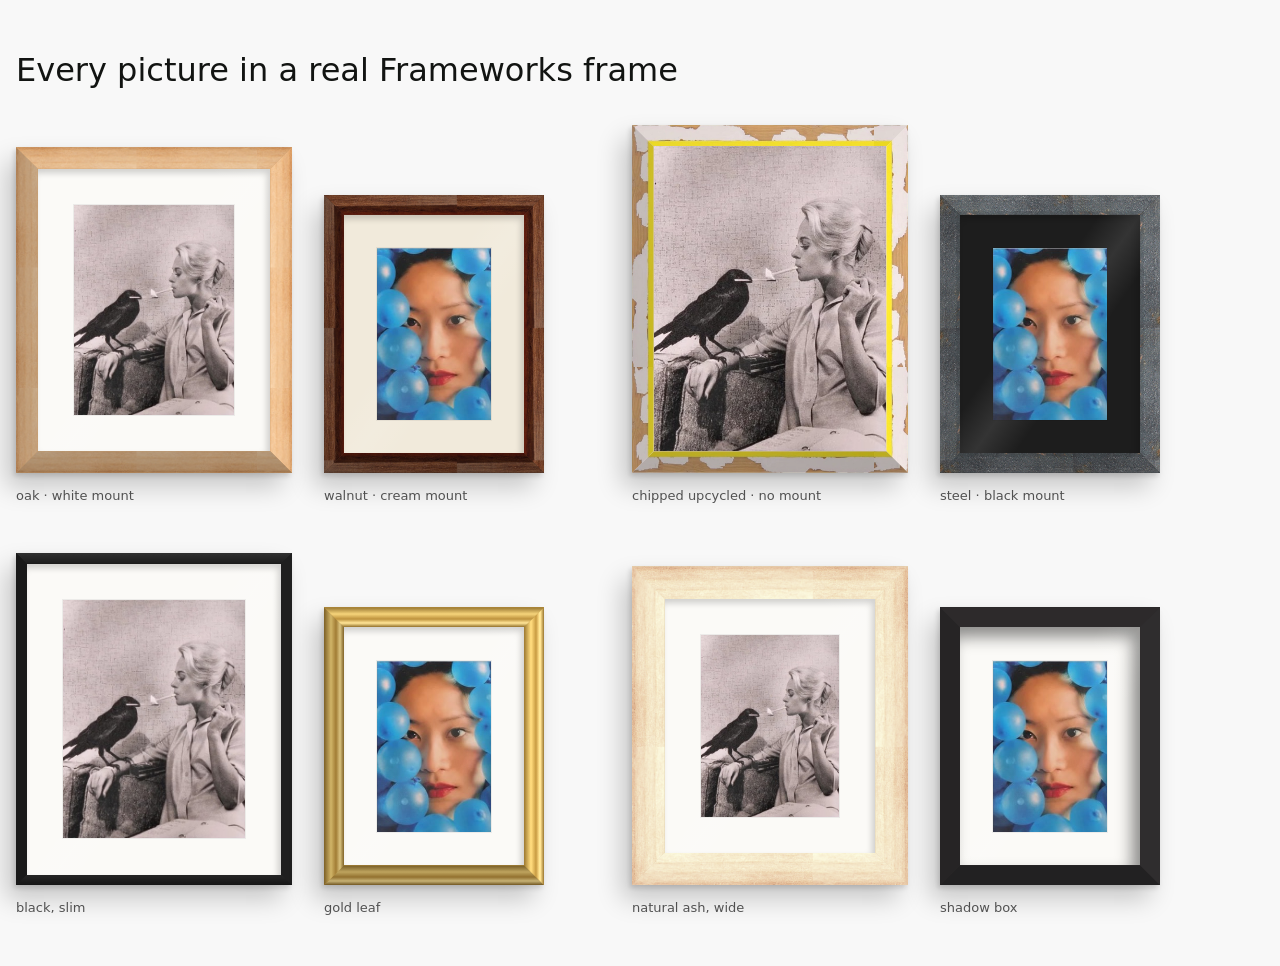
<file: frameworks-frames/demo.html>
<!doctype html>
<html lang="en">
<head>
<meta charset="utf-8">
<meta name="viewport" content="width=device-width, initial-scale=1">
<title>Frameworks frames</title>
<link rel="stylesheet" href="frames.css">
<style>
  body{ margin:0; padding:48px 16px; background:#f8f8f8; font:16px/1.4 system-ui, sans-serif; color:#121412; }
  h1{ font-weight:400; margin:0 0 32px; }
  .wall{ display:grid; grid-template-columns:repeat(auto-fill, minmax(220px, 1fr)); gap:48px 32px; align-items:end; max-width:1200px; }
  .wall figure{ margin:0; }
  .wall figcaption{ margin-top:14px; font-size:13px; color:#555; }
</style>
</head>
<body>
<h1>Every picture in a real Frameworks frame</h1>
<div class="wall">
  <figure><img src="demo/sample-crow.jpg" data-frame="oak" alt=""><figcaption>oak · white mount</figcaption></figure>
  <figure><img src="demo/sample-balloons.jpg" data-frame="walnut" data-mount="cream" alt=""><figcaption>walnut · cream mount</figcaption></figure>
  <figure><img src="demo/sample-crow.jpg" data-frame="chipped" data-mount="none" alt=""><figcaption>chipped upcycled · no mount</figcaption></figure>
  <figure><img src="demo/sample-balloons.jpg" data-frame="steel" data-mount="black" alt=""><figcaption>steel · black mount</figcaption></figure>
  <figure><img src="demo/sample-crow.jpg" data-frame="black" data-k=".03" alt=""><figcaption>black, slim</figcaption></figure>
  <figure><img src="demo/sample-balloons.jpg" data-frame="gold" alt=""><figcaption>gold leaf</figcaption></figure>
  <figure><img src="demo/sample-crow.jpg" data-frame="ash" data-k=".09" alt=""><figcaption>natural ash, wide</figcaption></figure>
  <figure><img src="demo/sample-balloons.jpg" data-frame="box" alt=""><figcaption>shadow box</figcaption></figure>
</div>
<script src="frames.js"></script>
</body>
</html>
</file>
<file: frameworks-frames/frames.css>
/* Frameworks frames: real Frameworks Berlin mouldings around any picture.
   Each side is its own strip cut from a material photo (strips/), so the grain runs along it,
   mitred at the corners. Light from the top right: shadow falls down-left, the lip shades the mount top + right.
   Everything is prefixed fwf- so it never clashes with the site's own css. */

.fwf{ position:relative; display:inline-block; vertical-align:top; max-width:100%; box-sizing:border-box;
  padding:var(--k, 14px); background:var(--c, #222); line-height:0;
  box-shadow:-10px 14px 24px rgba(0,0,0,.2), -2px 3px 5px rgba(0,0,0,.14); }
.fwf *{ box-sizing:border-box; }
.fwf > .fwf-s{ position:absolute; background-color:var(--c, #222); background-repeat:repeat; pointer-events:none; }
.fwf > .fwf-t{ top:0; left:0; right:0; height:var(--k); background-image:var(--tx-t); background-size:auto 100%; clip-path:polygon(0 0, 100% 0, calc(100% - var(--k)) 100%, var(--k) 100%); filter:brightness(1.06); }
.fwf > .fwf-b{ bottom:0; left:0; right:0; height:var(--k); background-image:var(--tx-b); background-size:auto 100%; clip-path:polygon(var(--k) 0, calc(100% - var(--k)) 0, 100% 100%, 0 100%); filter:brightness(.82); }
.fwf > .fwf-l{ top:0; bottom:0; left:0; width:var(--k); background-image:var(--tx-l); background-size:100% auto; clip-path:polygon(0 0, 100% var(--k), 100% calc(100% - var(--k)), 0 100%); filter:brightness(.9); }
.fwf > .fwf-r{ top:0; bottom:0; right:0; width:var(--k); background-image:var(--tx-r); background-size:100% auto; clip-path:polygon(0 var(--k), 100% 0, 100% 100%, 0 calc(100% - var(--k))); filter:brightness(1.12); }

/* the mount (passe-partout) and a soft glass glare */
.fwf-mount{ position:relative; display:block; padding:var(--mw, 0); background:var(--mc, #fbfaf7); box-shadow:inset -3px 4px 6px rgba(0,0,0,.18); }
.fwf-mount::after{ content:""; position:absolute; inset:0; pointer-events:none;
  background:linear-gradient(125deg, rgba(255,255,255,0) 40%, rgba(255,255,255,var(--glare, .1)) 52%, rgba(255,255,255,0) 64%); }
.fwf-mount > img{ display:block; width:100%; height:auto; max-width:none; margin:0; border:0;
  box-shadow:0 0 0 1px rgba(0,0,0,.06); } /* the picture keeps its own ratio, never cropped */
.fwf[data-mount="none"] .fwf-mount > img{ box-shadow:none; }

/* mounts */
.fwf[data-mount="white"]{ --mc:#fbfaf7; }
.fwf[data-mount="cream"]{ --mc:#f1eadb; }
.fwf[data-mount="black"]{ --mc:#1d1d1d; }
.fwf[data-mount="none"] { --mc:transparent; }

/* the woods + steel: real strips */
.fwf[data-frame="oak"]    { --c:#c79a6a; --tx-t:url(strips/oak-t.jpg);     --tx-b:url(strips/oak-b.jpg);     --tx-l:url(strips/oak-l.jpg);     --tx-r:url(strips/oak-r.jpg); }
.fwf[data-frame="walnut"] { --c:#4a3326; --tx-t:url(strips/walnut-t.jpg);  --tx-b:url(strips/walnut-b.jpg);  --tx-l:url(strips/walnut-l.jpg);  --tx-r:url(strips/walnut-r.jpg); }
.fwf[data-frame="steel"]  { --c:#3a3b3c; --tx-t:url(strips/steel-t.jpg);   --tx-b:url(strips/steel-b.jpg);   --tx-l:url(strips/steel-l.jpg);   --tx-r:url(strips/steel-r.jpg); }
.fwf[data-frame="chipped"]{ --c:#e9e4df; --tx-t:url(strips/chipped-t.jpg); --tx-b:url(strips/chipped-b.jpg); --tx-l:url(strips/chipped-l.jpg); --tx-r:url(strips/chipped-r.jpg); }
/* ash + grey wash: the oak photo, lightened or washed */
.fwf[data-frame="ash"], .fwf[data-frame="grey"]{ --tx-t:url(strips/oak-t.jpg); --tx-b:url(strips/oak-b.jpg); --tx-l:url(strips/oak-l.jpg); --tx-r:url(strips/oak-r.jpg); }
.fwf[data-frame="ash"] { --c:#e2d2b4; } .fwf[data-frame="ash"]  > .fwf-s{ filter:brightness(1.32) saturate(.55); }
.fwf[data-frame="grey"]{ --c:#a9a6a0; } .fwf[data-frame="grey"] > .fwf-s{ filter:grayscale(.85) brightness(1.05); }

/* painted + leaf + shadow box: drawn */
.fwf[data-frame="black"]{ --c:#1c1c1c; }
.fwf[data-frame="white"]{ --c:#f4f2ee; }
.fwf[data-frame="black"] > .fwf-t, .fwf[data-frame="black"] > .fwf-b,
.fwf[data-frame="white"] > .fwf-t, .fwf[data-frame="white"] > .fwf-b{ background-image:linear-gradient(180deg, rgba(255,255,255,.08), rgba(0,0,0,.06)); }
.fwf[data-frame="gold"]{ --c:#b8913f; }
.fwf[data-frame="gold"] > .fwf-t, .fwf[data-frame="gold"] > .fwf-b{ background-image:linear-gradient(180deg, #8a6a2a, #e8c873 35%, #b38a3a 60%, #f2d98f 80%, #8a6a2a); }
.fwf[data-frame="gold"] > .fwf-l, .fwf[data-frame="gold"] > .fwf-r{ background-image:linear-gradient(90deg, #8a6a2a, #e8c873 35%, #b38a3a 60%, #f2d98f 80%, #8a6a2a); }
.fwf[data-frame="silver"]{ --c:#b9bcbf; }
.fwf[data-frame="silver"] > .fwf-t, .fwf[data-frame="silver"] > .fwf-b{ background-image:linear-gradient(180deg, #7d8185, #e6e8ea 35%, #a3a7ab 60%, #f4f5f6 80%, #7d8185); }
.fwf[data-frame="silver"] > .fwf-l, .fwf[data-frame="silver"] > .fwf-r{ background-image:linear-gradient(90deg, #7d8185, #e6e8ea 35%, #a3a7ab 60%, #f4f5f6 80%, #7d8185); }
.fwf[data-frame="box"]{ --c:#2a2829; }
.fwf[data-frame="box"] .fwf-mount{ box-shadow:inset -8px 10px 16px rgba(0,0,0,.45); }
</file>
